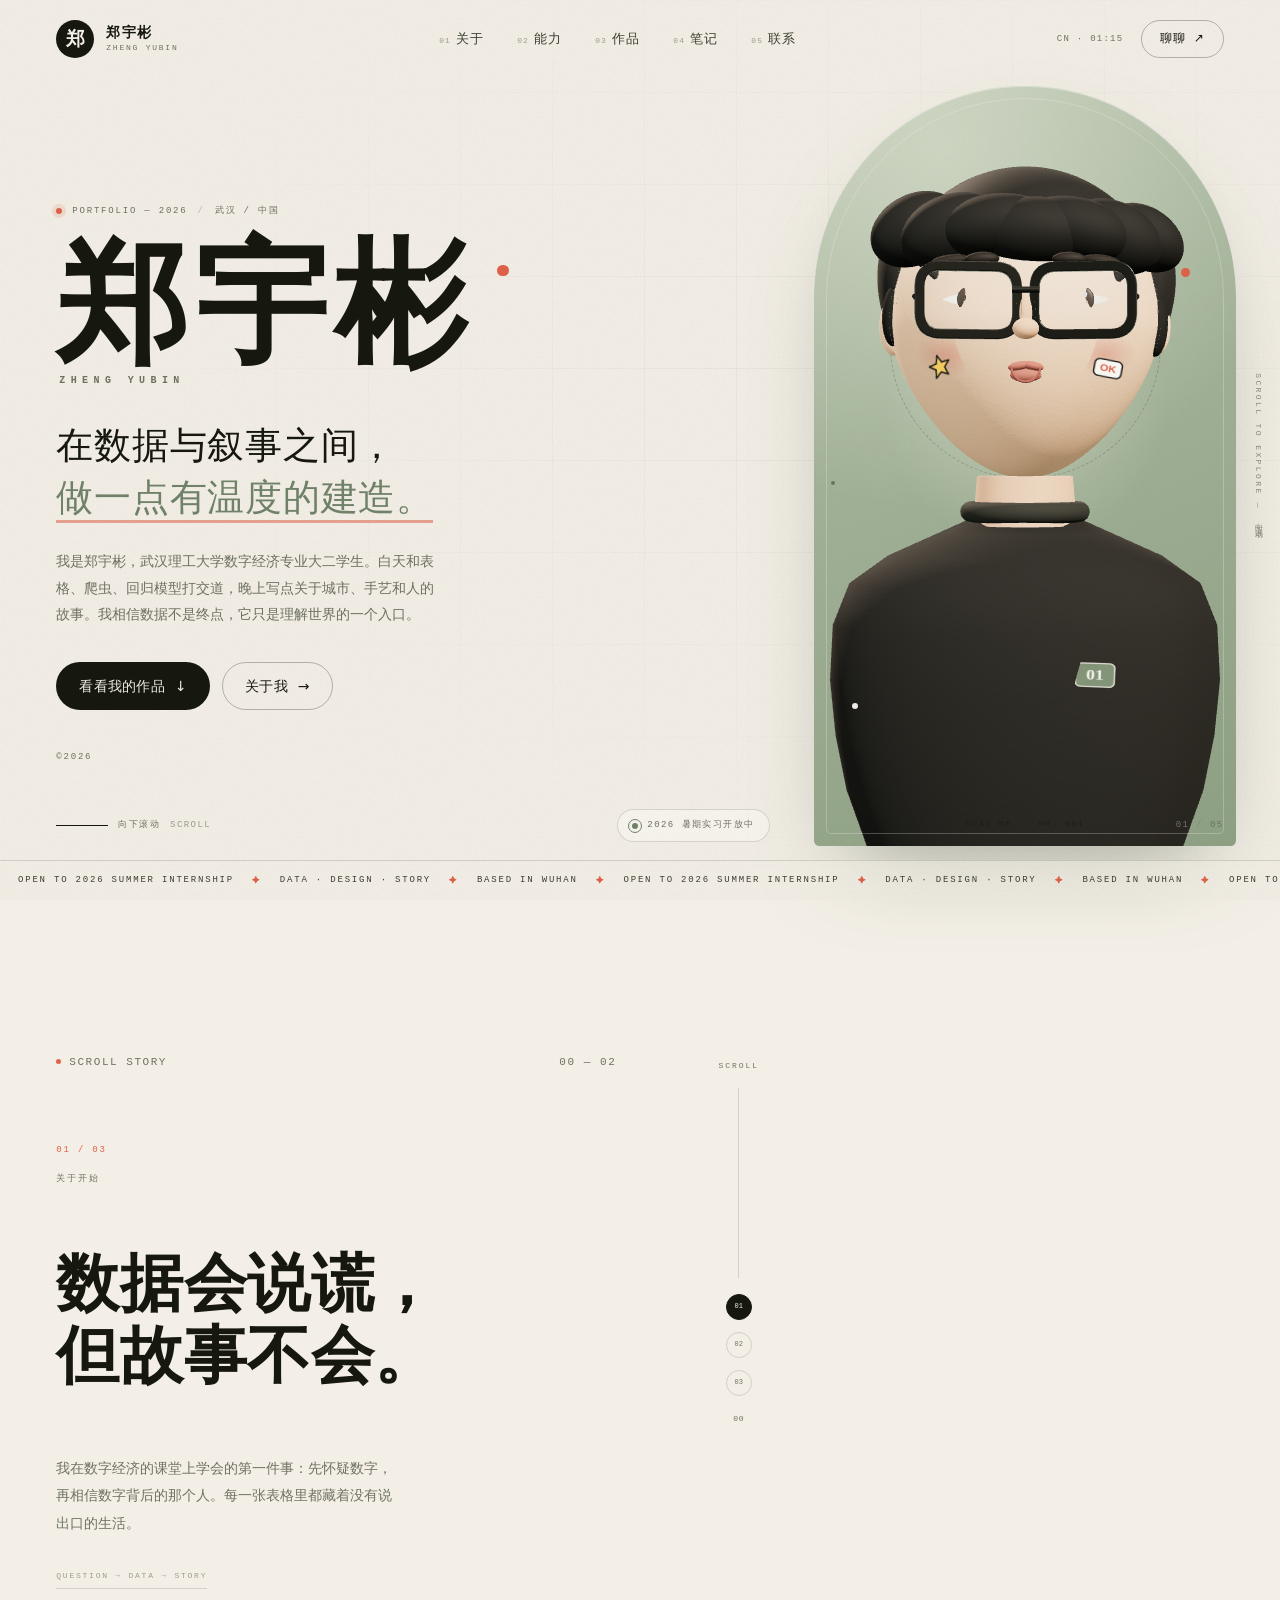
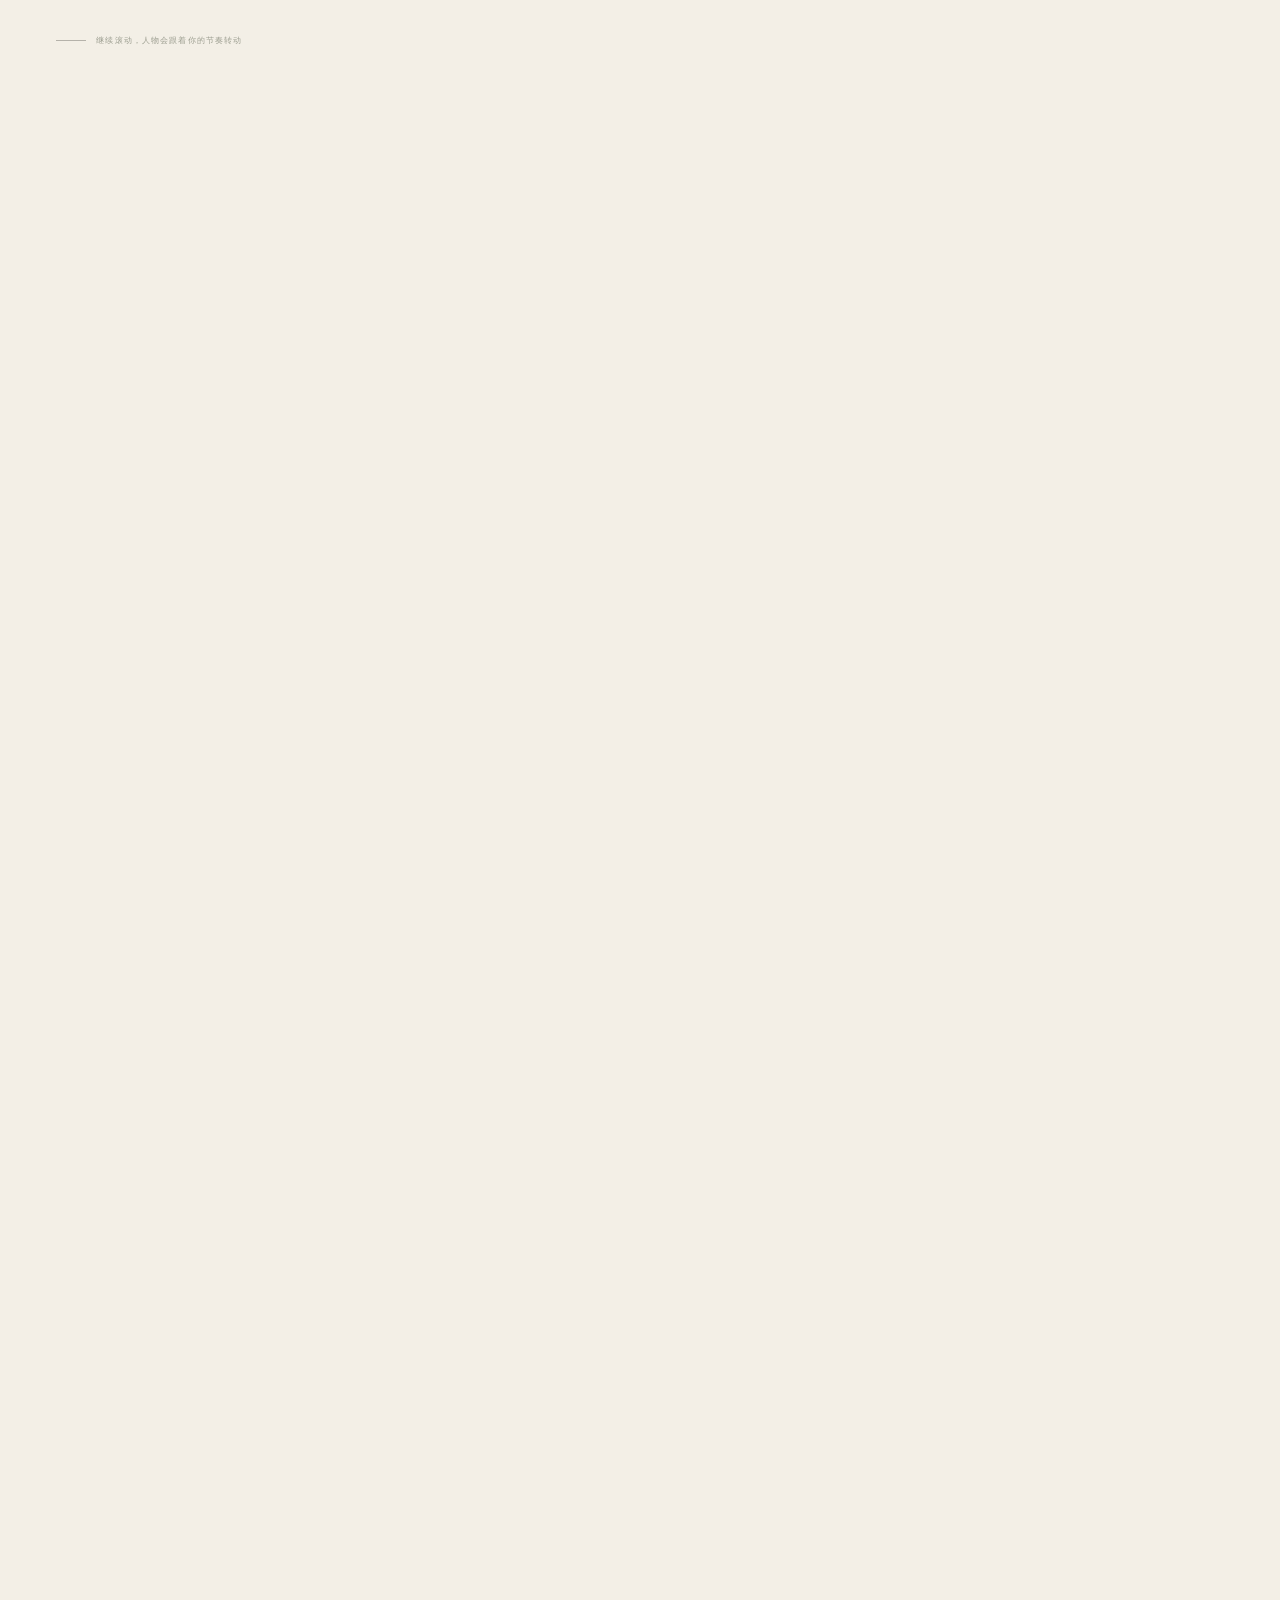
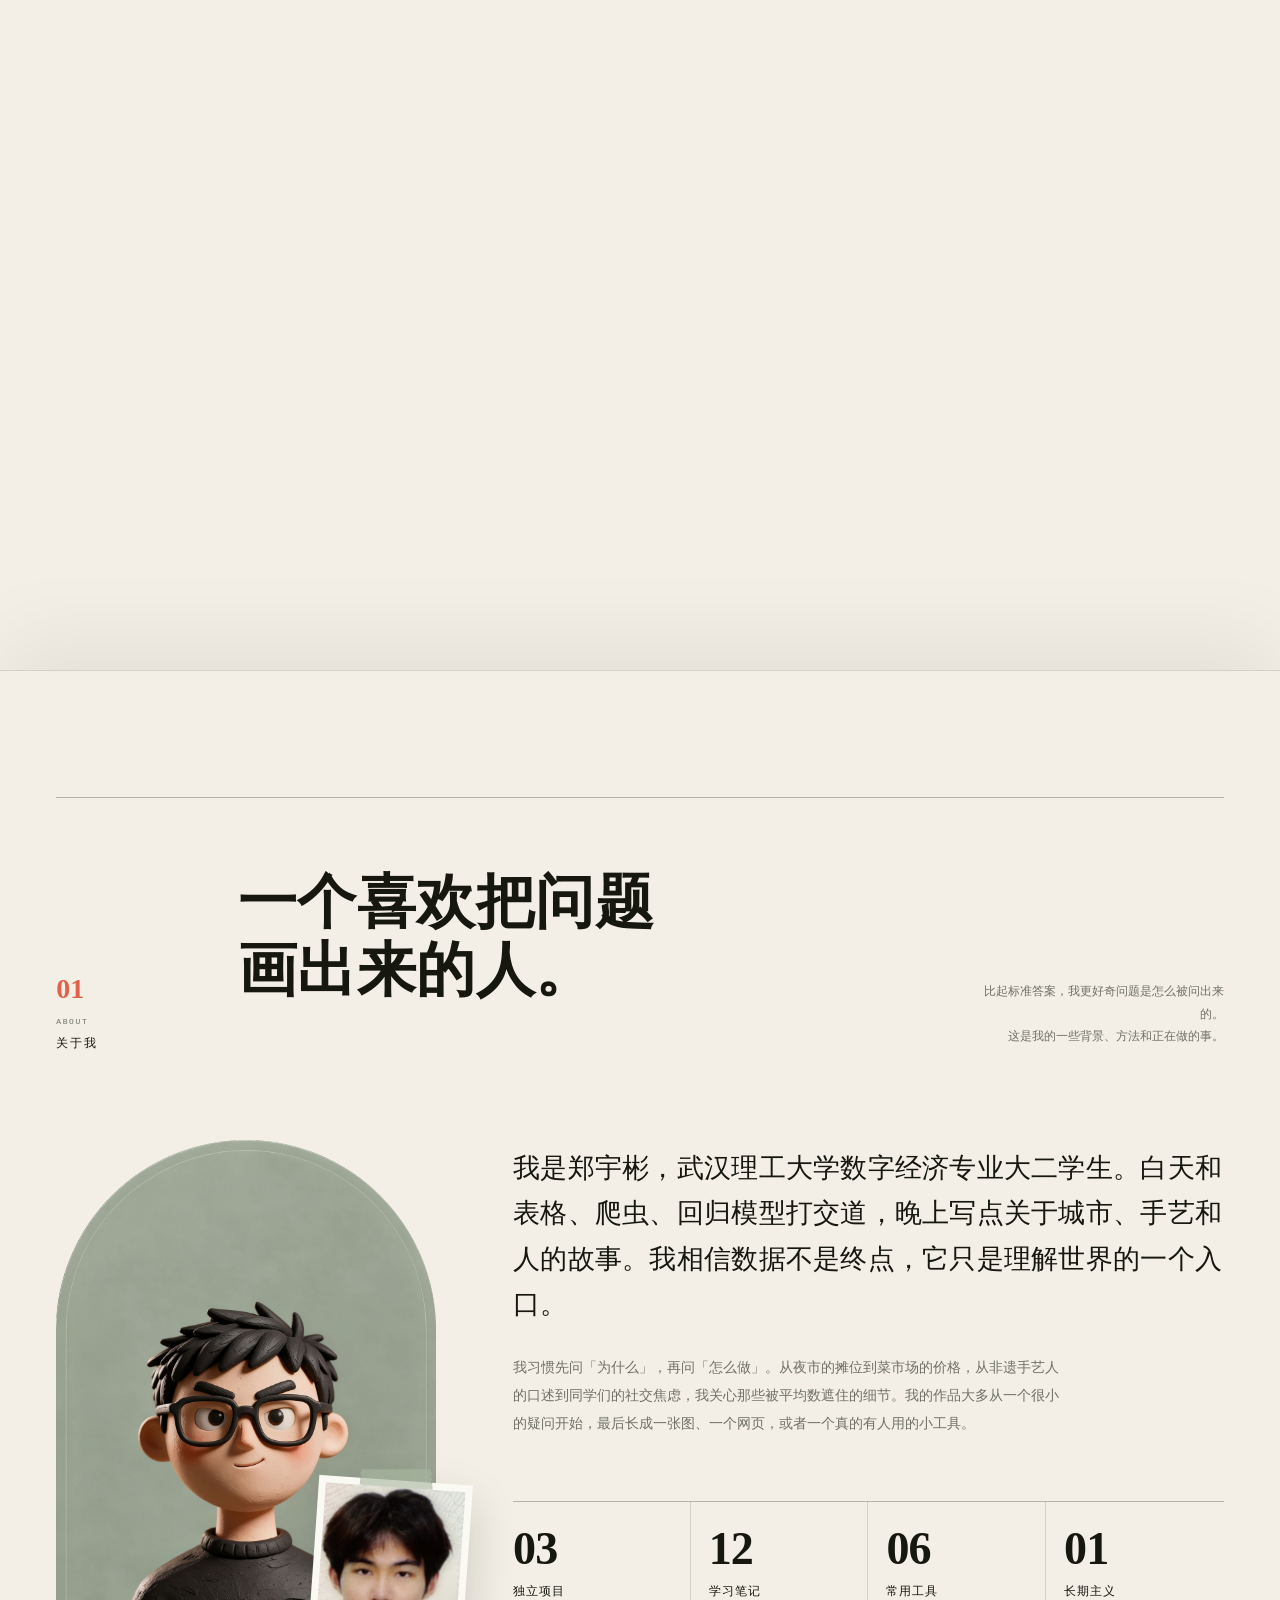
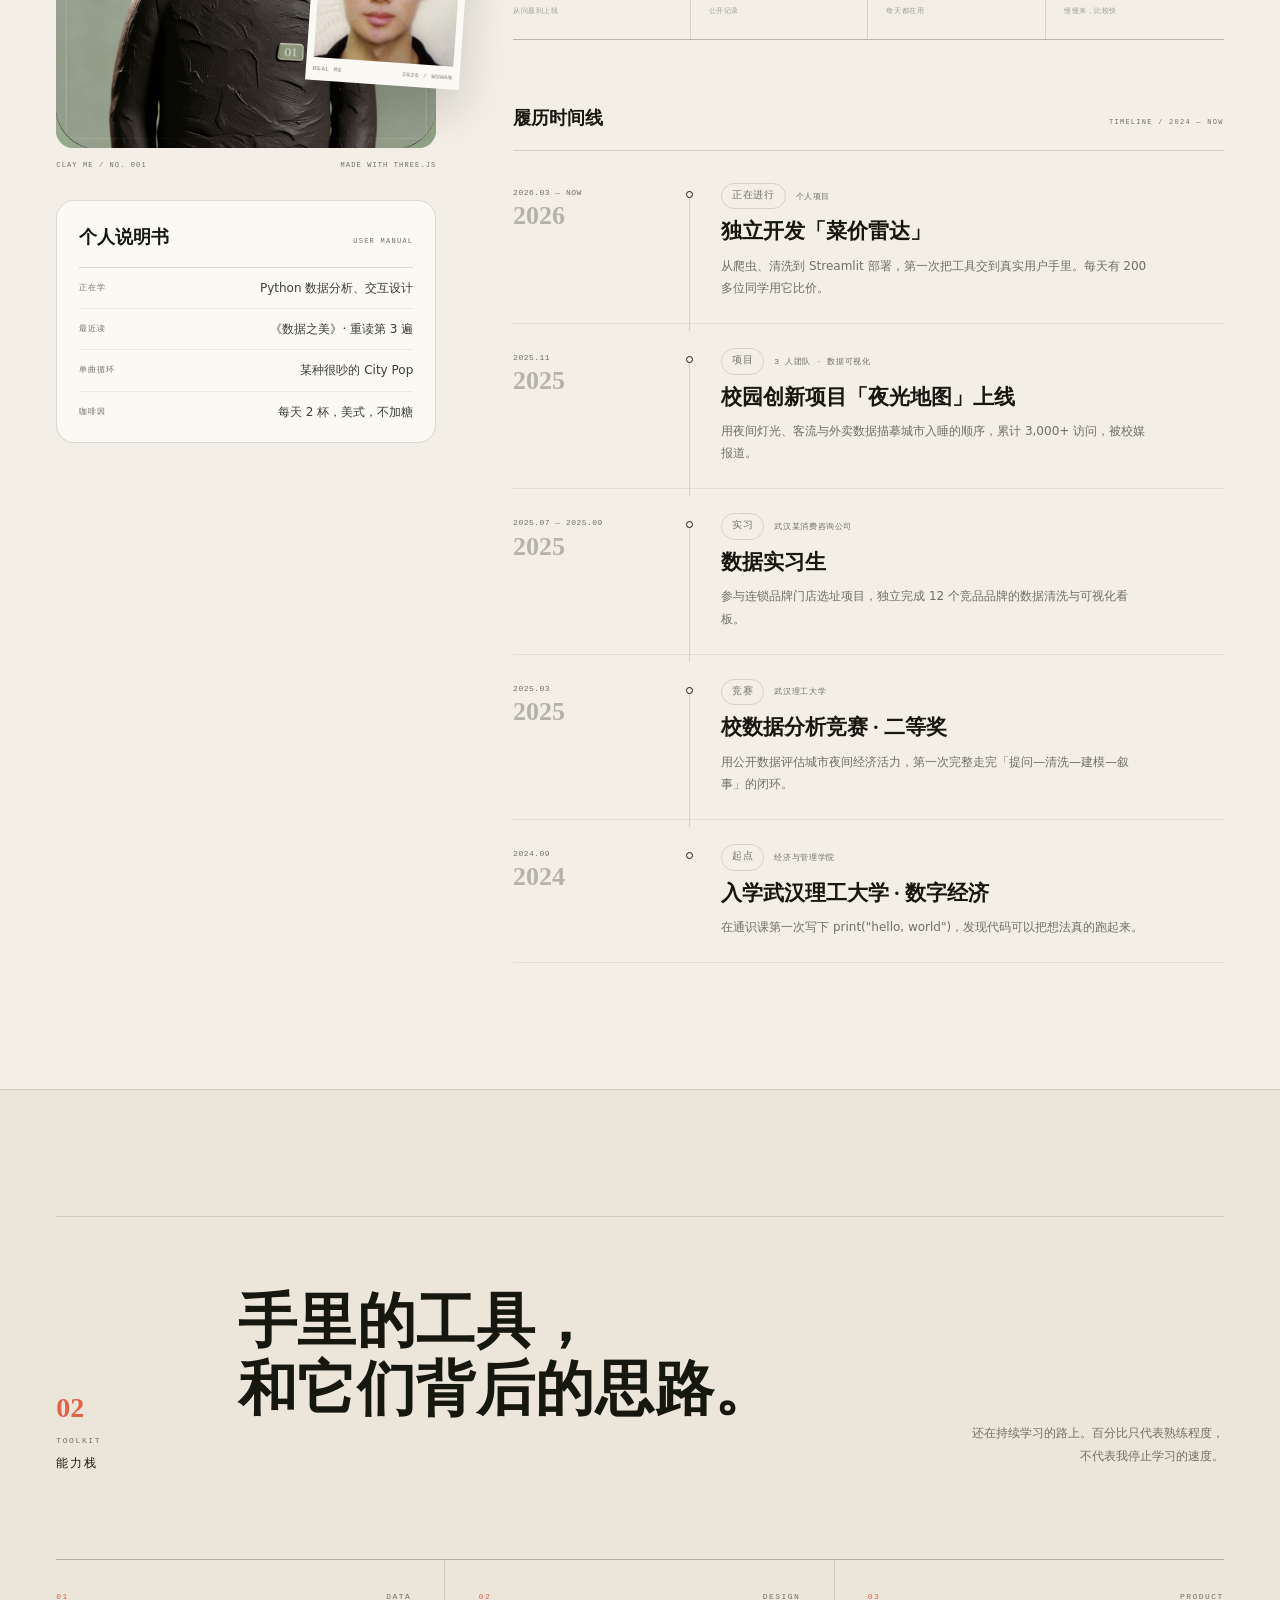
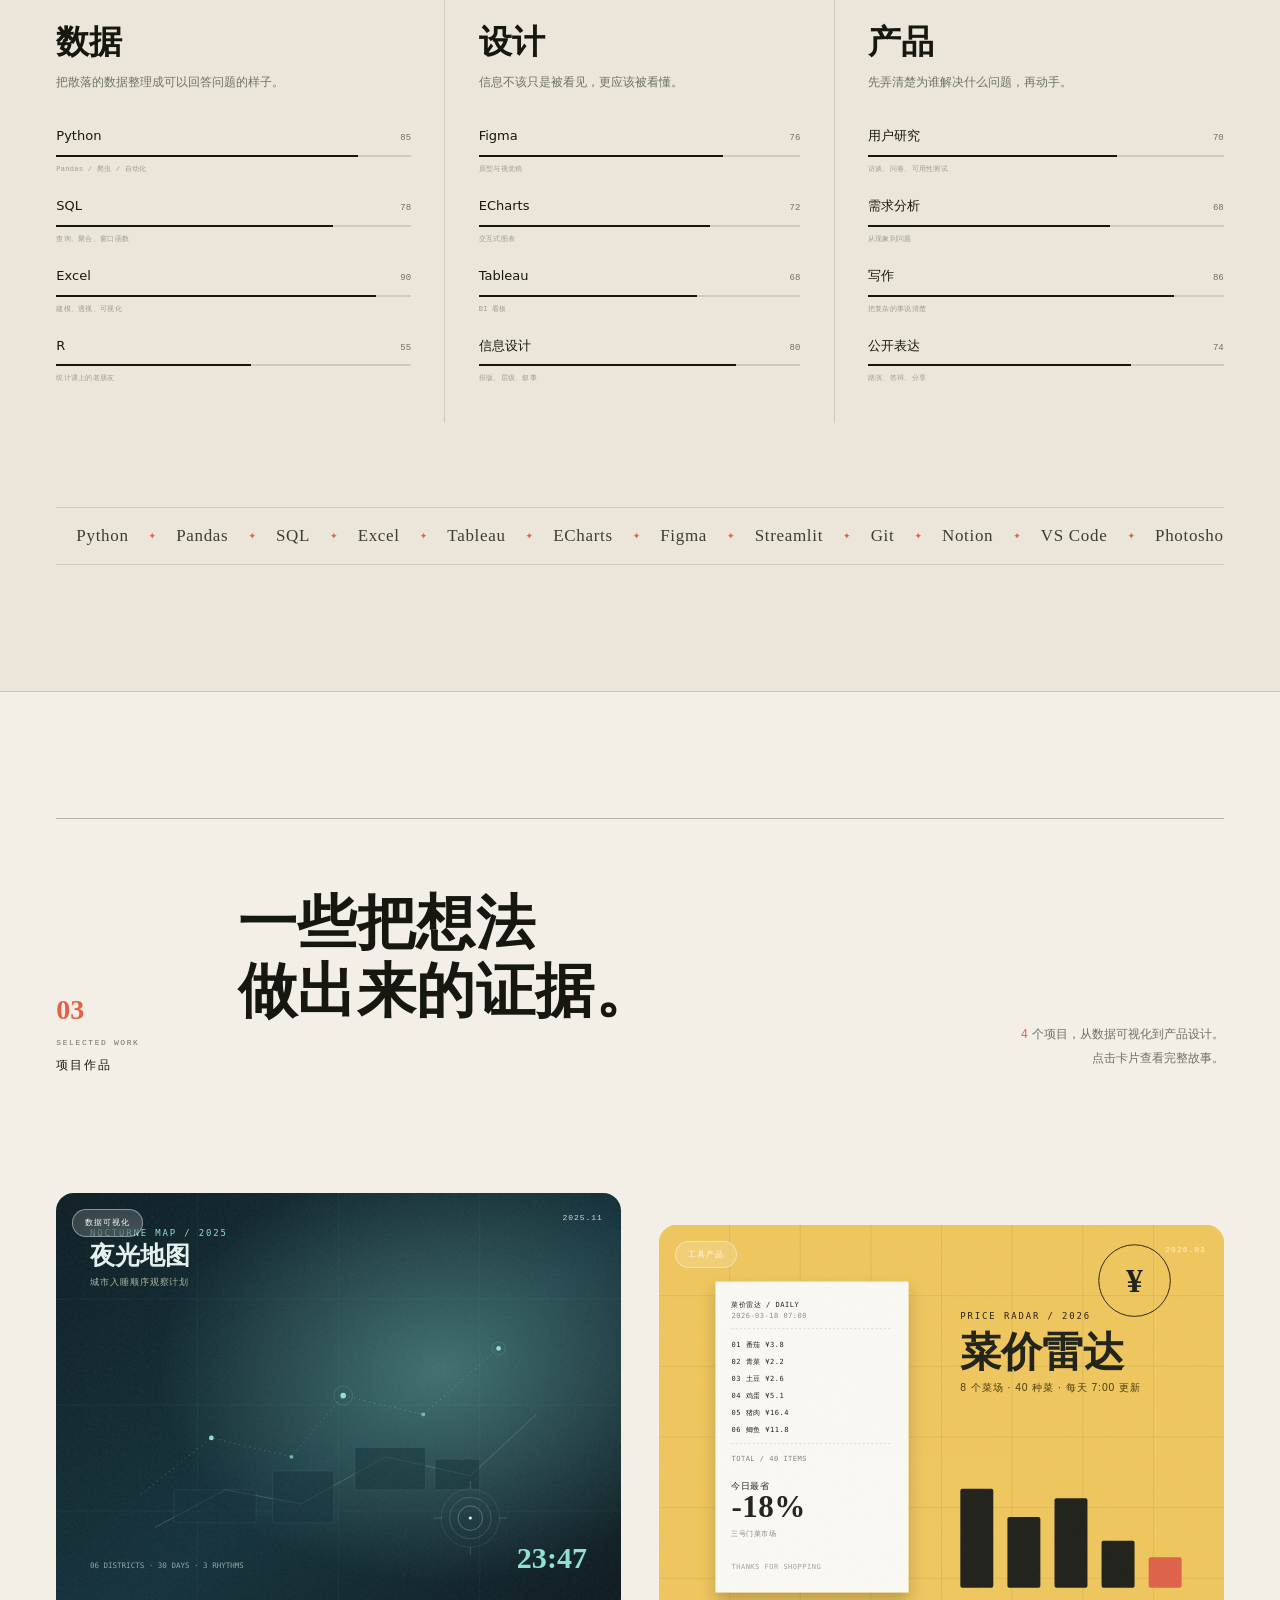
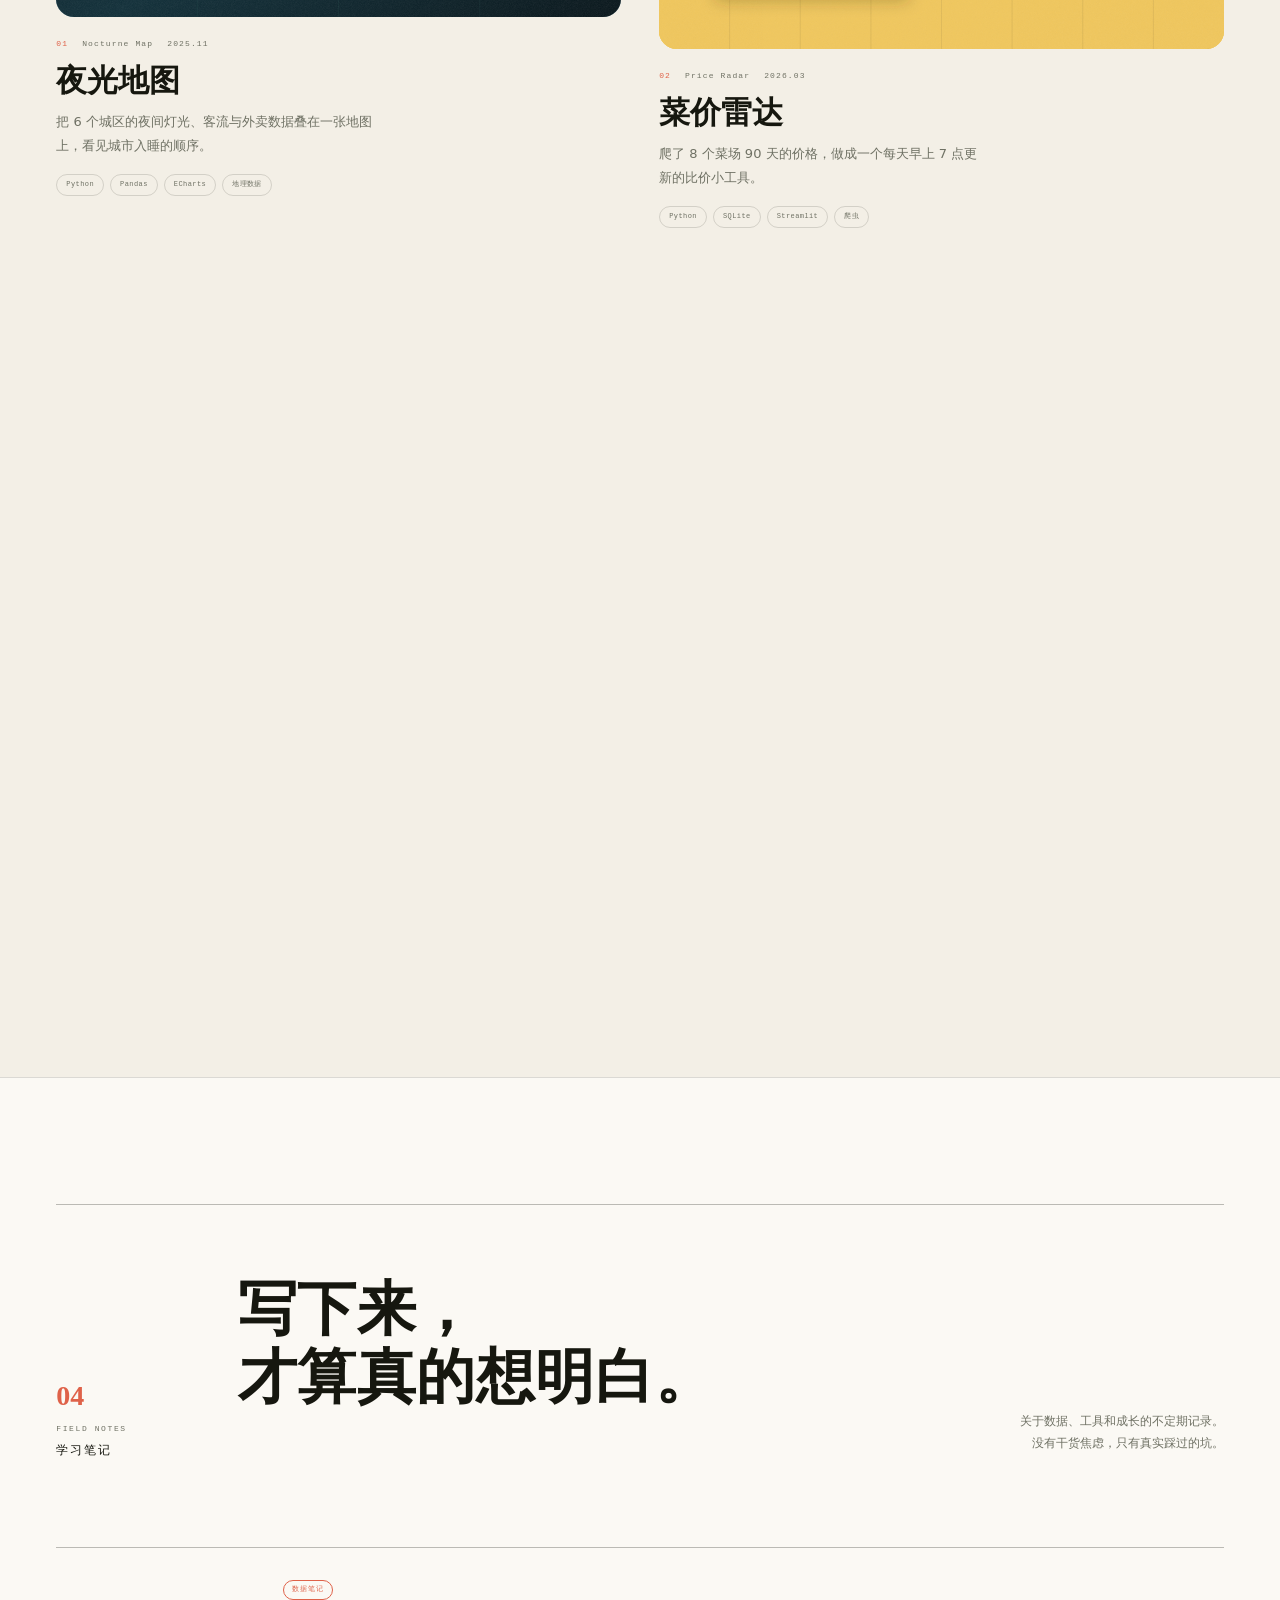
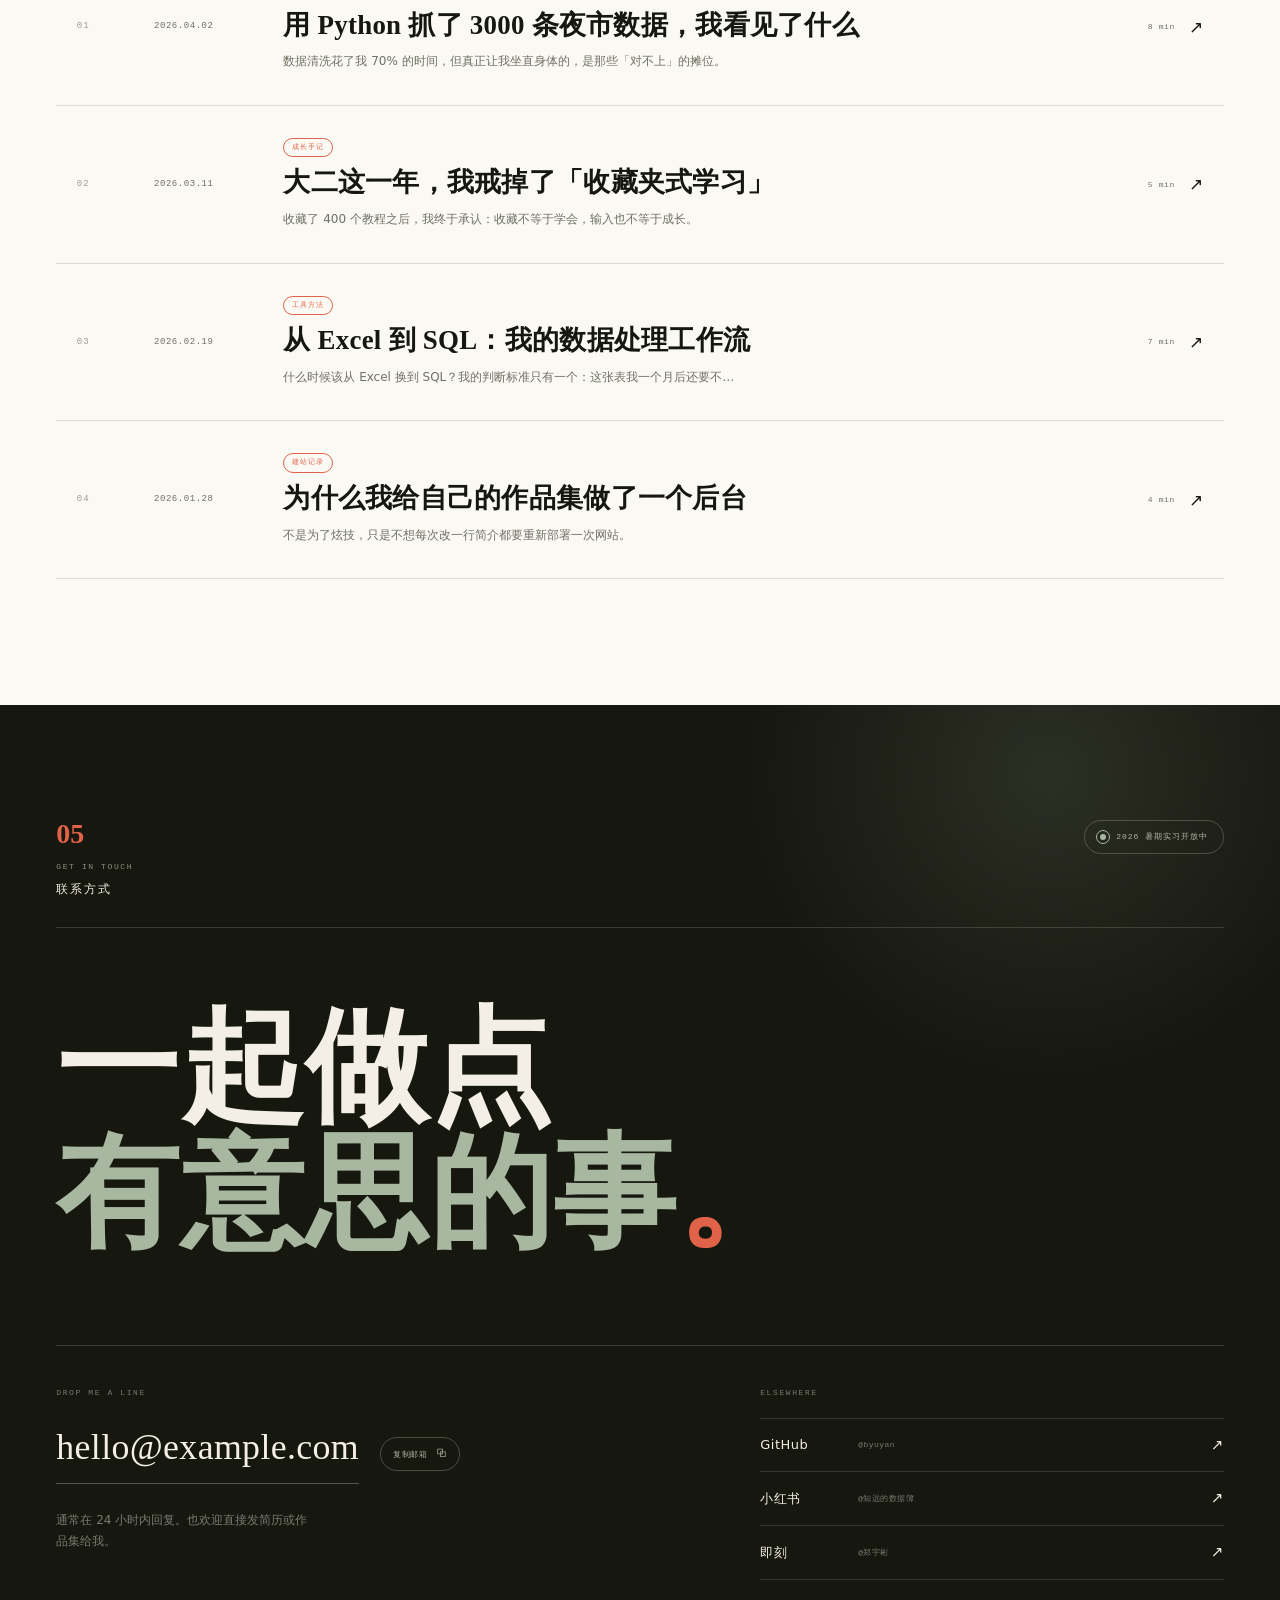
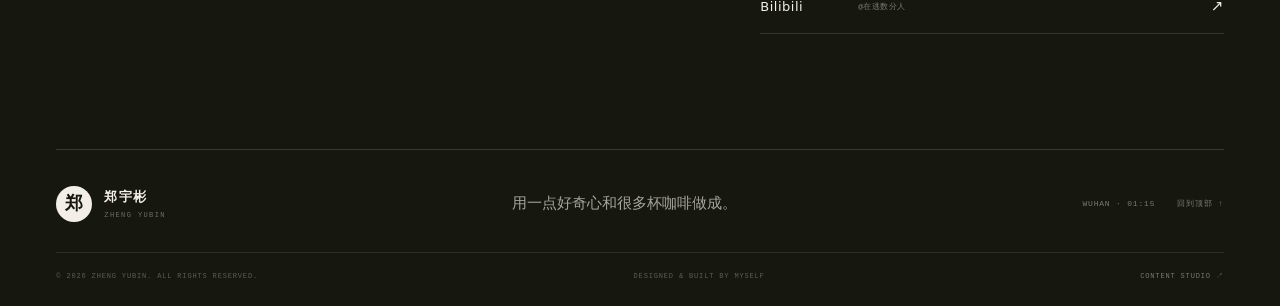
<file: index.html>
<!DOCTYPE html>
<html lang="zh-CN">
<head>
  <meta charset="UTF-8" />
  <meta name="viewport" content="width=device-width, initial-scale=1.0, viewport-fit=cover" />
  <meta name="theme-color" content="#f3efe6" />
  <title>郑宇彬 · 数字经济与叙事</title>
  <meta name="description" content="武汉理工大学数字经济专业大二学生郑宇彬的个人作品集：数据可视化、产品设计与城市观察。" />
  <meta property="og:type" content="website" />
  <meta property="og:title" content="郑宇彬 · 数字经济与叙事" />
  <meta property="og:description" content="在数据与叙事之间，做一点有温度的建造。" />
  <meta property="og:image" content="assets/img/portrait.png" />
  <meta name="twitter:card" content="summary_large_image" />
  <meta name="twitter:title" content="郑宇彬 · 数字经济与叙事" />
  <meta name="twitter:description" content="武汉理工大学数字经济专业大二学生郑宇彬的个人作品集。" />
  <link rel="icon" href="assets/img/favicon.svg" type="image/svg+xml" />
  <link rel="stylesheet" href="assets/css/tokens.css" />
  <link rel="stylesheet" href="assets/css/style.css" />
  <script type="application/ld+json">
    {
      "@context": "https://schema.org",
      "@type": "Person",
      "name": "郑宇彬",
      "alternateName": "Zheng Yubin",
      "jobTitle": "数字经济专业学生",
      "description": "武汉理工大学数字经济专业大二学生，关注数据可视化、产品设计与城市观察。",
      "email": "mailto:hello@example.com",
      "address": { "@type": "PostalAddress", "addressLocality": "武汉", "addressCountry": "CN" }
    }
  </script>
</head>
<body class="is-loading">
  <a class="skip-link" href="#main">跳到主要内容</a>

  <div class="loader" id="loader" aria-hidden="true">
    <div class="loader__inner">
      <span class="loader__name">郑宇彬</span>
      <span class="loader__meta">PORTFOLIO / 2026</span>
    </div>
    <div class="loader__bar"><span></span></div>
  </div>

  <noscript>
    <style>
      body.is-loading { overflow: auto; }
      .loader { display: none; }
      [data-reveal] { opacity: 1 !important; transform: none !important; }
    </style>
  </noscript>

  <div class="grain" aria-hidden="true"></div>

  <div class="cursor" id="cursor" aria-hidden="true">
    <div class="cursor__ring"><span class="cursor__label"></span></div>
    <div class="cursor__dot"></div>
  </div>

  <!-- ================= NAV ================= -->
  <header class="nav" id="nav">
    <a class="nav__brand" href="#top" aria-label="回到首页">
      <span class="nav__mark">郑</span>
      <span class="nav__brand-text">
        <strong>郑宇彬</strong>
        <em>ZHENG YUBIN</em>
      </span>
    </a>

    <nav class="nav__links" aria-label="主导航">
      <a href="#about" data-nav="about"><span>01</span>关于</a>
      <a href="#skills" data-nav="skills"><span>02</span>能力</a>
      <a href="#projects" data-nav="projects"><span>03</span>作品</a>
      <a href="#notes" data-nav="notes"><span>04</span>笔记</a>
      <a href="#contact" data-nav="contact"><span>05</span>联系</a>
    </nav>

    <div class="nav__meta">
      <span class="nav__clock" id="nav-clock">CN · 00:00</span>
      <a class="nav__cta" href="#contact">聊聊 <span aria-hidden="true">↗</span></a>
      <button class="nav__toggle" id="nav-toggle" type="button" aria-expanded="false" aria-controls="mobile-menu">
        <span></span><span></span>
        <span class="visually-hidden">打开菜单</span>
      </button>
    </div>
  </header>

  <div class="mobile-menu" id="mobile-menu" aria-hidden="true">
    <nav aria-label="移动端导航">
      <a href="#about"><span>01</span>关于</a>
      <a href="#skills"><span>02</span>能力</a>
      <a href="#projects"><span>03</span>作品</a>
      <a href="#notes"><span>04</span>笔记</a>
      <a href="#contact"><span>05</span>联系</a>
    </nav>
    <div class="mobile-menu__foot">
      <span data-profile-email>hello@example.com</span>
      <span data-profile-location>武汉 / 中国</span>
    </div>
  </div>

  <!-- ================= FIXED 3D WORLD ================= -->
  <div class="world" id="world" aria-hidden="true">
    <div class="world__grid"></div>
    <div class="world__arch" id="world-arch">
      <div class="world__arch-glow"></div>
      <div class="world__arch-inner">
        <div class="world__ring world__ring--one"></div>
        <div class="world__ring world__ring--two"></div>
        <canvas id="character-canvas"></canvas>
      </div>
      <div class="world__badge">
        <span>CLAY ME</span>
        <span>NO. 001</span>
      </div>
      <div class="world__dot world__dot--a"></div>
      <div class="world__dot world__dot--b"></div>
      <div class="world__dot world__dot--c"></div>
    </div>

    <div class="world__note world__note--hello">
      <span class="world__note-k">HELLO,</span>
      <span class="world__note-v">WORLD<span class="world__note-dot">.</span></span>
    </div>
    <div class="world__note world__note--data">
      <span class="world__note-k">STATUS</span>
      <span class="world__note-v">LEARNING<br />&amp; BUILDING</span>
    </div>
    <div class="world__note world__note--year">
      <span>©2026</span>
    </div>
    <div class="world__side">SCROLL TO EXPLORE — 向下滚动</div>
  </div>

  <main id="main">
    <!-- ================= HERO ================= -->
    <section class="hero" id="top">
      <div class="hero__inner container">
        <div class="hero__copy">
          <div class="hero__eyebrow">
            <span class="dot"></span>
            <span>PORTFOLIO — 2026</span>
            <span class="slash">/</span>
            <span data-profile-location>WUHAN, CN</span>
          </div>

          <h1 class="hero__title">
            <span class="hero__title-cn" data-profile-name>郑宇彬</span>
            <span class="hero__title-en" data-profile-name-en>ZHENG YUBIN</span>
          </h1>

          <p class="hero__statement serif">
            <span data-tagline-1>在数据与叙事之间，</span><br />
            <em data-tagline-2>做一点有温度的建造。</em>
          </p>

          <p class="hero__intro" data-profile-intro>
            我是郑宇彬，武汉理工大学数字经济专业大二学生。白天和表格、爬虫、回归模型打交道，晚上写点关于城市、手艺和人的故事。
          </p>

          <div class="hero__actions">
            <a class="btn btn--primary" href="#projects">
              看看我的作品
              <span aria-hidden="true">↓</span>
            </a>
            <a class="btn btn--ghost" href="#about">关于我 <span aria-hidden="true">→</span></a>
          </div>
        </div>

        <div class="hero__aside">
          <div class="hero__aside-top">
            <span class="hero__aside-k">NOW</span>
            <p data-profile-status>正在寻找数据分析 / 产品方向的实习</p>
          </div>
          <div class="hero__aside-list">
            <div>
              <span class="hero__aside-k">BASED IN</span>
              <strong data-profile-location>武汉 · 中国</strong>
            </div>
            <div>
              <span class="hero__aside-k">STUDYING</span>
              <strong data-profile-role>数字经济 · 大二在读</strong>
            </div>
            <div>
              <span class="hero__aside-k">SCHOOL</span>
              <strong data-profile-school>武汉理工大学</strong>
            </div>
          </div>
        </div>
      </div>

      <div class="hero__foot container">
        <div class="hero__scroll">
          <span class="hero__scroll-line"></span>
          <span>向下滚动</span>
          <em>SCROLL</em>
        </div>
        <div class="hero__status">
          <span class="pulse"></span>
          <span data-profile-availability>2026 暑期实习开放中</span>
        </div>
        <div class="hero__index">01 <span>/</span> 05</div>
      </div>

      <div class="marquee hero__marquee" aria-hidden="true">
        <div class="marquee__track" data-marquee></div>
      </div>
    </section>

    <!-- ================= SCROLL STORY ================= -->
    <section class="story" id="story" aria-labelledby="story-title">
      <h2 class="visually-hidden" id="story-title">滚动故事</h2>
      <div class="story__sticky">
        <div class="container story__grid">
          <div class="story__main">
            <div class="story__eyebrow eyebrow">
              <span class="story__live"><i></i> SCROLL STORY</span>
              <span>00 — 02</span>
            </div>

            <div class="story__acts">
              <article class="act is-active" data-act="0">
                <span class="act__index">01 / 03</span>
                <p class="act__kicker">关于开始</p>
                <h3 class="act__title serif">数据会说谎，<br />但故事不会。</h3>
                <p class="act__body">
                  我在数字经济的课堂上学会的第一件事：先怀疑数字，再相信数字背后的那个人。每一张表格里都藏着没有说出口的生活。
                </p>
                <span class="act__meta">QUESTION → DATA → STORY</span>
              </article>

              <article class="act" data-act="1">
                <span class="act__index">02 / 03</span>
                <p class="act__kicker">关于方法</p>
                <h3 class="act__title serif">把抽象的东西，<br />变成能看见的东西。</h3>
                <p class="act__body">
                  从 Excel 到 Python，从问卷到可视化，我着迷于把复杂问题拆成一张清晰的图。让不懂代码的人，也能一眼看懂。
                </p>
                <span class="act__meta">MESSY → CLEAR → USEFUL</span>
              </article>

              <article class="act" data-act="2">
                <span class="act__index">03 / 03</span>
                <p class="act__kicker">关于以后</p>
                <h3 class="act__title serif">还在长大，<br />也还在路上。</h3>
                <p class="act__body">
                  大二只是开头。我想做一些真正被人使用、被人记住的小产品，也想认识更多认真做事的人。
                </p>
                <span class="act__meta">KEEP CURIOUS · KEEP BUILDING</span>
              </article>
            </div>

            <div class="story__hint">
              <span class="story__hint-line"></span>
              继续滚动，人物会跟着你的节奏转动
            </div>
          </div>

          <aside class="story__rail" aria-hidden="true">
            <span class="story__rail-label">SCROLL</span>
            <div class="story__rail-track">
              <span class="story__rail-fill" id="story-fill"></span>
            </div>
            <ol class="story__rail-dots">
              <li class="is-active" data-rail="0"><span>01</span></li>
              <li data-rail="1"><span>02</span></li>
              <li data-rail="2"><span>03</span></li>
            </ol>
            <span class="story__rail-pct" id="story-pct">00</span>
          </aside>
        </div>
      </div>
    </section>

    <!-- ================= PAGE BODY ================= -->
    <div class="page-body">
      <!-- ABOUT -->
      <section class="section about" id="about">
        <div class="container">
          <header class="section-head">
            <div class="section-head__label">
              <span class="section-head__num">01</span>
              <span>ABOUT</span>
              <em>关于我</em>
            </div>
            <h2 class="section-head__title serif">一个喜欢把问题<br />画出来的人。</h2>
            <p class="section-head__note">
              比起标准答案，我更好奇问题是怎么被问出来的。<br />
              这是我的一些背景、方法和正在做的事。
            </p>
          </header>

          <div class="about__grid">
            <aside class="about__aside">
              <figure class="about__portrait">
                <div class="about__portrait-inner">
                  <img src="assets/img/portrait.png" alt="郑宇彬的黏土 3D 卡通形象" loading="lazy" width="720" height="900" />
                  <div class="about__portrait-fallback" aria-hidden="true">
                    <span>郑宇彬</span>
                  </div>
                </div>
                <figcaption>
                  <span>CLAY ME / NO. 001</span>
                  <span>MADE WITH THREE.JS</span>
                </figcaption>
              </figure>

              <figure class="about__real">
                <div class="about__real-frame">
                  <img src="assets/img/me.jpg" alt="郑宇彬的真实照片" loading="lazy" width="720" height="900" />
                </div>
                <figcaption>
                  <span>REAL ME</span>
                  <span>2026 / WUHAN</span>
                </figcaption>
              </figure>

              <div class="about__manual">
                <div class="about__manual-head">
                  <span>个人说明书</span>
                  <em>USER MANUAL</em>
                </div>
                <dl>
                  <div><dt>正在学</dt><dd>Python 数据分析、交互设计</dd></div>
                  <div><dt>最近读</dt><dd>《数据之美》· 重读第 3 遍</dd></div>
                  <div><dt>单曲循环</dt><dd>某种很吵的 City Pop</dd></div>
                  <div><dt>咖啡因</dt><dd>每天 2 杯，美式，不加糖</dd></div>
                </dl>
              </div>
            </aside>

            <div class="about__content">
              <p class="about__lead" data-profile-intro-long>
                我是郑宇彬，武汉理工大学数字经济专业大二学生。白天和表格、爬虫、回归模型打交道，晚上写点关于城市、手艺和人的故事。我相信数据不是终点，它只是理解世界的一个入口。
              </p>
              <p class="about__text">
                我习惯先问「为什么」，再问「怎么做」。从夜市的摊位到菜市场的价格，从非遗手艺人的口述到同学们的社交焦虑，我关心那些被平均数遮住的细节。我的作品大多从一个很小的疑问开始，最后长成一张图、一个网页，或者一个真的有人用的小工具。
              </p>

              <div class="about__stats" data-stats></div>

              <div class="timeline-wrap">
                <div class="timeline-head">
                  <span>履历时间线</span>
                  <em>TIMELINE / 2024 — NOW</em>
                </div>
                <ol class="timeline" data-timeline></ol>
              </div>
            </div>
          </div>
        </div>
      </section>

      <!-- SKILLS -->
      <section class="section skills" id="skills">
        <div class="container">
          <header class="section-head">
            <div class="section-head__label">
              <span class="section-head__num">02</span>
              <span>TOOLKIT</span>
              <em>能力栈</em>
            </div>
            <h2 class="section-head__title serif">手里的工具，<br />和它们背后的思路。</h2>
            <p class="section-head__note">
              还在持续学习的路上。百分比只代表熟练程度，<br />
              不代表我停止学习的速度。
            </p>
          </header>

          <div class="skills__grid" data-skills></div>

          <div class="skills__ticker" aria-hidden="true">
            <div class="skills__ticker-track" data-tools></div>
          </div>
        </div>
      </section>

      <!-- PROJECTS -->
      <section class="section projects" id="projects">
        <div class="container">
          <header class="section-head">
            <div class="section-head__label">
              <span class="section-head__num">03</span>
              <span>SELECTED WORK</span>
              <em>项目作品</em>
            </div>
            <h2 class="section-head__title serif">一些把想法<br />做出来的证据。</h2>
            <p class="section-head__note">
              <span data-projects-count>4</span> 个项目，从数据可视化到产品设计。<br />
              点击卡片查看完整故事。
            </p>
          </header>

          <div class="projects__grid" data-projects></div>
        </div>
      </section>

      <!-- NOTES -->
      <section class="section notes" id="notes">
        <div class="container">
          <header class="section-head">
            <div class="section-head__label">
              <span class="section-head__num">04</span>
              <span>FIELD NOTES</span>
              <em>学习笔记</em>
            </div>
            <h2 class="section-head__title serif">写下来，<br />才算真的想明白。</h2>
            <p class="section-head__note">
              关于数据、工具和成长的不定期记录。<br />
              没有干货焦虑，只有真实踩过的坑。
            </p>
          </header>

          <div class="notes__list" data-notes></div>
        </div>
      </section>

      <!-- CONTACT -->
      <section class="section contact" id="contact">
        <div class="container contact__inner">
          <div class="contact__top">
            <div class="section-head__label section-head__label--light">
              <span class="section-head__num">05</span>
              <span>GET IN TOUCH</span>
              <em>联系方式</em>
            </div>
            <div class="contact__availability">
              <span class="pulse"></span>
              <span data-profile-availability>2026 暑期实习开放中</span>
            </div>
          </div>

          <h2 class="contact__title serif">
            一起做点<br />
            <em>有意思的事</em><span class="contact__dot">。</span>
          </h2>

          <div class="contact__grid">
            <div class="contact__email-wrap">
              <span class="contact__k">DROP ME A LINE</span>
              <a class="contact__email" href="mailto:hello@example.com" data-profile-email>hello@example.com</a>
              <button class="contact__copy" id="copy-email" type="button" data-copy="hello@example.com">
                <span class="contact__copy-label">复制邮箱</span>
                <span class="contact__copy-icon" aria-hidden="true">⧉</span>
              </button>
              <p class="contact__reply">通常在 24 小时内回复。也欢迎直接发简历或作品集给我。</p>
            </div>
            <div class="contact__links">
              <span class="contact__k">ELSEWHERE</span>
              <ul data-socials></ul>
            </div>
          </div>

          <footer class="footer">
            <div class="footer__row">
              <div class="footer__brand">
                <span class="footer__mark">郑</span>
                <div>
                  <strong data-profile-name>郑宇彬</strong>
                  <em data-profile-name-en>ZHENG YUBIN</em>
                </div>
              </div>
              <p class="footer__note" data-footer-note>用一点好奇心和很多杯咖啡做成。</p>
              <div class="footer__meta">
                <span id="footer-clock">WUHAN · 00:00</span>
                <a href="#top">回到顶部 ↑</a>
              </div>
            </div>
            <div class="footer__bottom">
              <span>© <span data-year>2026</span> ZHENG YUBIN. ALL RIGHTS RESERVED.</span>
              <span>DESIGNED &amp; BUILT BY MYSELF</span>
              <a class="footer__admin" href="admin/" data-admin-link hidden>CONTENT STUDIO ↗</a>
            </div>
          </footer>
        </div>
      </section>
    </div>
  </main>

  <!-- ================= PROJECT MODAL ================= -->
  <div class="modal" id="project-modal" role="dialog" aria-modal="true" aria-labelledby="project-modal-title" aria-hidden="true">
    <div class="modal__backdrop" data-close-modal></div>
    <div class="modal__panel modal__panel--project">
      <button class="modal__close" type="button" data-close-modal>
        <span>关闭</span>
        <span class="modal__close-key">ESC</span>
        <span aria-hidden="true">×</span>
      </button>
      <div class="modal__scroll" id="project-modal-body"></div>
    </div>
  </div>

  <!-- ================= NOTE MODAL ================= -->
  <div class="modal modal--note" id="note-modal" role="dialog" aria-modal="true" aria-labelledby="note-modal-title" aria-hidden="true">
    <div class="modal__backdrop" data-close-modal></div>
    <div class="modal__panel modal__panel--note">
      <button class="modal__close" type="button" data-close-modal>
        <span>关闭</span>
        <span class="modal__close-key">ESC</span>
        <span aria-hidden="true">×</span>
      </button>
      <div class="modal__scroll" id="note-modal-body"></div>
    </div>
  </div>

  <div class="toast" id="toast" role="status" aria-live="polite"></div>

  <script src="assets/vendor/three.min.js"></script>
  <script src="assets/js/content.js"></script>
  <script src="assets/js/store.js"></script>
  <script src="assets/js/character.js?v=20261107d"></script>
  <script src="assets/js/site.js"></script>
  <link rel="stylesheet" href="assets/css/inline-edit.css?v=20261107">
  <script src="assets/js/inline-edit.js?v=20261107"></script>
</body>
</html>
</file>
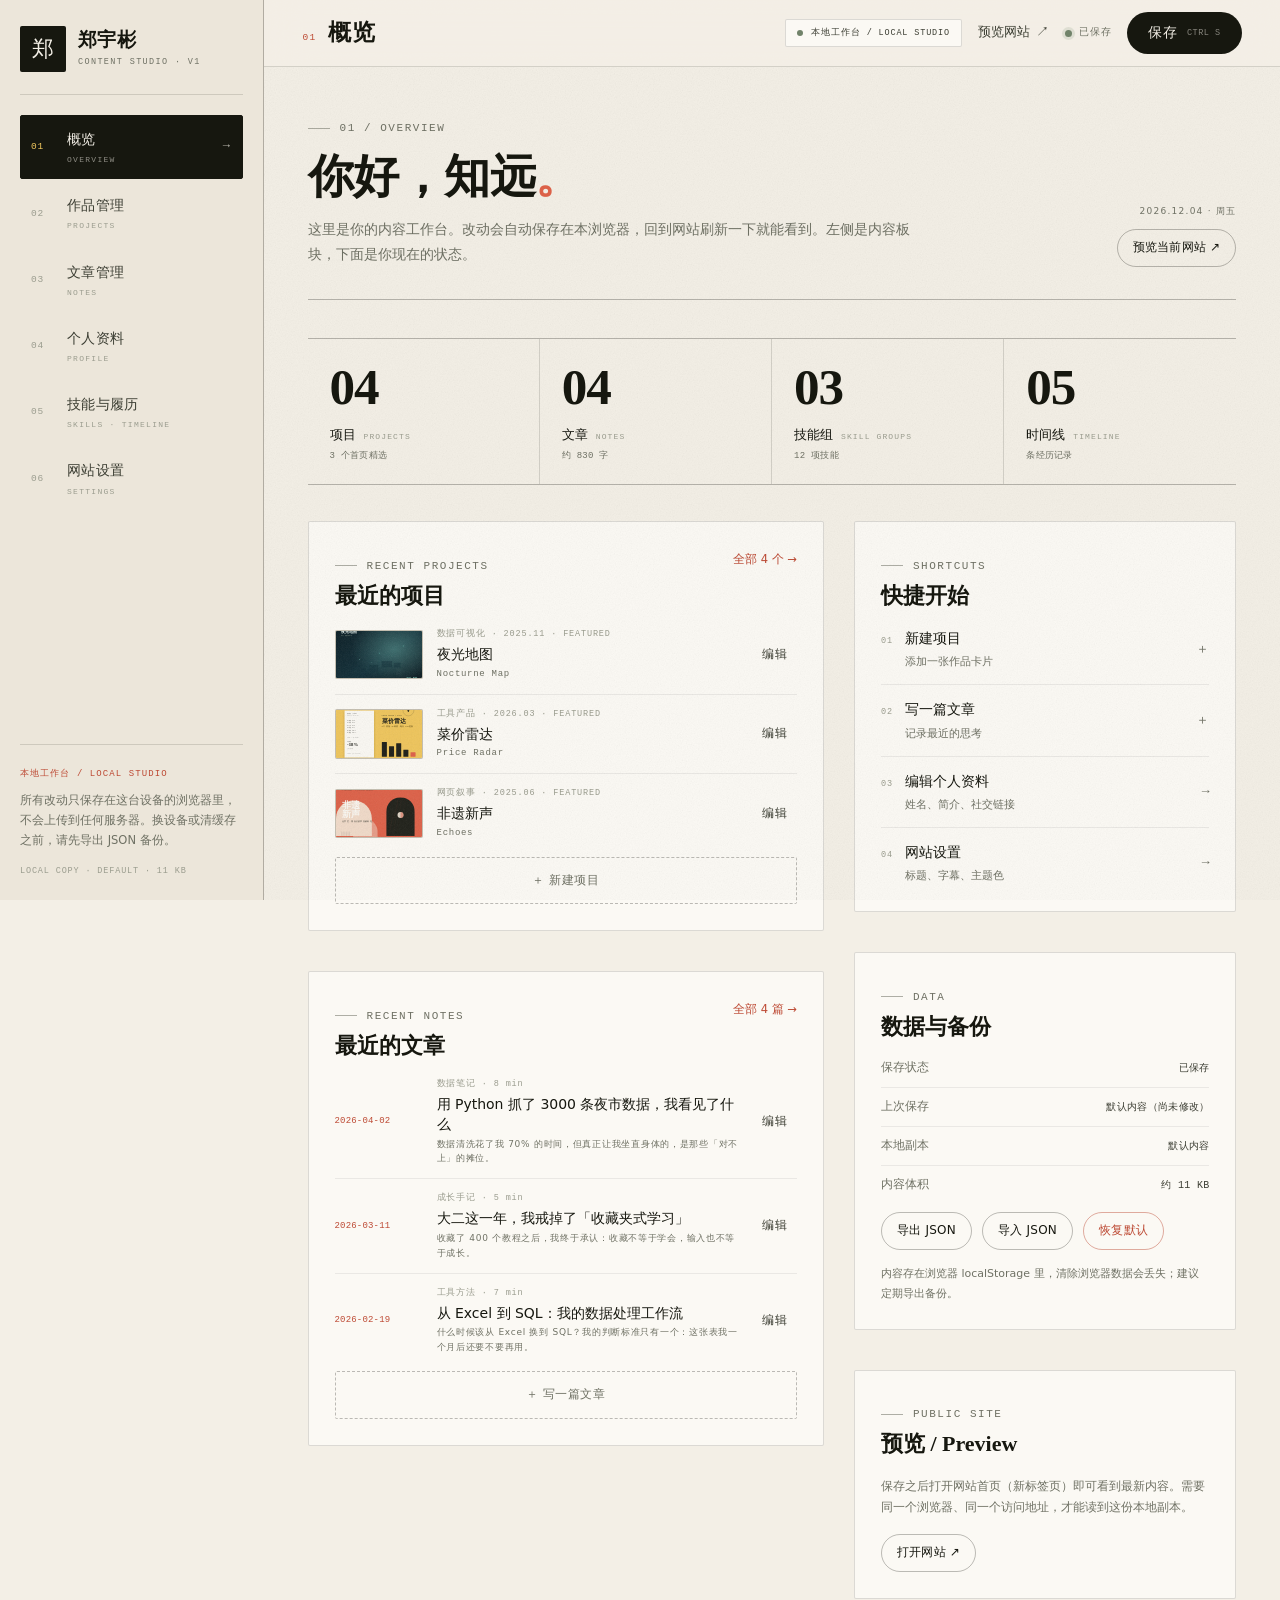
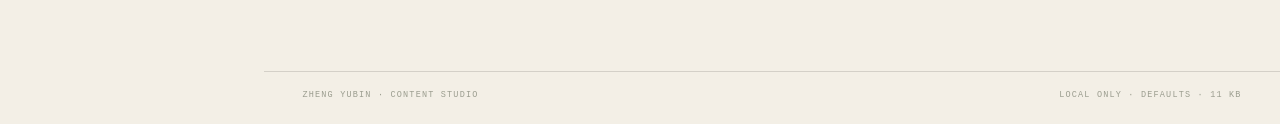
<file: admin/index.html>
<!DOCTYPE html>
<html lang="zh-CN">
<head>
  <meta charset="UTF-8">
  <meta name="viewport" content="width=device-width, initial-scale=1">
  <title>概览 · 内容工作台 · 郑宇彬</title>
  <meta name="description" content="郑宇彬个人作品集的内容工作台：编辑作品、文章、个人资料与网站设置，所有改动保存在本浏览器。">
  <meta name="theme-color" content="#f3efe6">
  <link rel="icon" href="data:image/svg+xml,%3Csvg xmlns='http://www.w3.org/2000/svg' viewBox='0 0 64 64'%3E%3Crect width='64' height='64' fill='%2316170f'/%3E%3Ctext x='32' y='45' font-size='38' font-family='serif' text-anchor='middle' fill='%23f3efe6'%3E%E6%9E%97%3C/text%3E%3C/svg%3E">
  <link rel="stylesheet" href="../assets/css/tokens.css?v=20261107">
  <link rel="stylesheet" href="./admin.css?v=20261107">
</head>
<body class="studio">
  <a class="skip-link" href="#studio-main">跳到主要内容</a>
  <div class="grain" aria-hidden="true"></div>

  <div class="studio-shell">
    <aside class="studio-sidebar" aria-label="工作台导航">
      <a class="studio-brand" href="#/overview">
        <span class="studio-brand__mark" aria-hidden="true">郑</span>
        <span class="studio-brand__text">
          <span class="studio-brand__name">郑宇彬</span>
          <span class="studio-brand__sub mono">CONTENT STUDIO · V1</span>
        </span>
        <span class="studio-brand__local mono">本地工作台<br>LOCAL STUDIO</span>
      </a>

      <nav class="studio-nav" id="studio-nav" aria-label="内容板块"></nav>

      <div class="studio-sidebar__foot">
        <p class="studio-local mono">本地工作台 / LOCAL STUDIO</p>
        <p class="studio-local__desc">所有改动只保存在这台设备的浏览器里，不会上传到任何服务器。换设备或清缓存之前，请先导出 JSON 备份。</p>
        <p class="studio-local__meta mono" id="storage-meta">LOCAL COPY · —</p>
      </div>
    </aside>

    <div class="studio-main">
      <header class="studio-topbar">
        <div class="studio-topbar__crumb">
          <span class="mono" id="topbar-num">01</span>
          <h1 class="serif" id="topbar-title">概览</h1>
        </div>
        <div class="studio-topbar__actions">
          <p class="studio-local-chip" title="内容保存在这台电脑浏览器的 localStorage 中，不上传服务器。">
            <span class="studio-local-chip__dot" aria-hidden="true"></span>
            <span class="studio-local-chip__label">本地工作台 / LOCAL STUDIO</span>
            <span class="studio-local-chip__note">仅存于本浏览器</span>
          </p>
          <a class="studio-preview-link" href="../index.html" target="_blank" rel="noopener">
            <span>预览网站</span>
            <span class="studio-preview-link__arrow" aria-hidden="true">↗</span>
          </a>
          <p class="save-state" id="save-state" aria-live="polite">
            <span class="save-state__dot" aria-hidden="true"></span>
            <span id="save-state-text">已保存</span>
          </p>
          <button class="btn studio-save-btn" type="button" id="save-btn" data-action="save-now" title="保存到本浏览器（Ctrl / ⌘ + S）">
            <span>保存</span>
            <span class="studio-save-btn__key mono" aria-hidden="true">CTRL S</span>
          </button>
        </div>
      </header>

      <main class="studio-content" id="studio-main" tabindex="-1">
        <div id="section-root"></div>
        <noscript>
          <p class="empty-state">这个工作台需要 JavaScript 才能运行，请开启浏览器的 JavaScript。</p>
        </noscript>
      </main>

      <footer class="studio-footer">
        <span class="mono">ZHENG YUBIN · CONTENT STUDIO</span>
        <span class="mono" id="footer-storage">LOCAL ONLY · V1</span>
      </footer>
    </div>
  </div>

  <dialog id="project-dialog" class="modal" aria-labelledby="project-dialog-title"></dialog>
  <dialog id="note-dialog" class="modal modal--note" aria-labelledby="note-dialog-title"></dialog>
  <dialog id="confirm-dialog" class="modal modal--confirm" aria-labelledby="confirm-dialog-title"></dialog>
  <dialog id="import-dialog" class="modal modal--confirm" aria-labelledby="import-dialog-title"></dialog>

  <div class="toast-zone" id="toast-zone" role="status" aria-live="polite"></div>

  <input type="file" id="import-file" class="visually-hidden" accept="application/json,.json" tabindex="-1" aria-hidden="true">
  <input type="file" id="avatar-file" class="visually-hidden" accept="image/*" tabindex="-1" aria-hidden="true" data-file="avatar">

  <script src="../assets/js/content.js?v=20261107"></script>
  <script src="../assets/js/store.js?v=20261107"></script>
  <script src="./admin.js?v=20261107"></script>
</body>
</html>
</file>
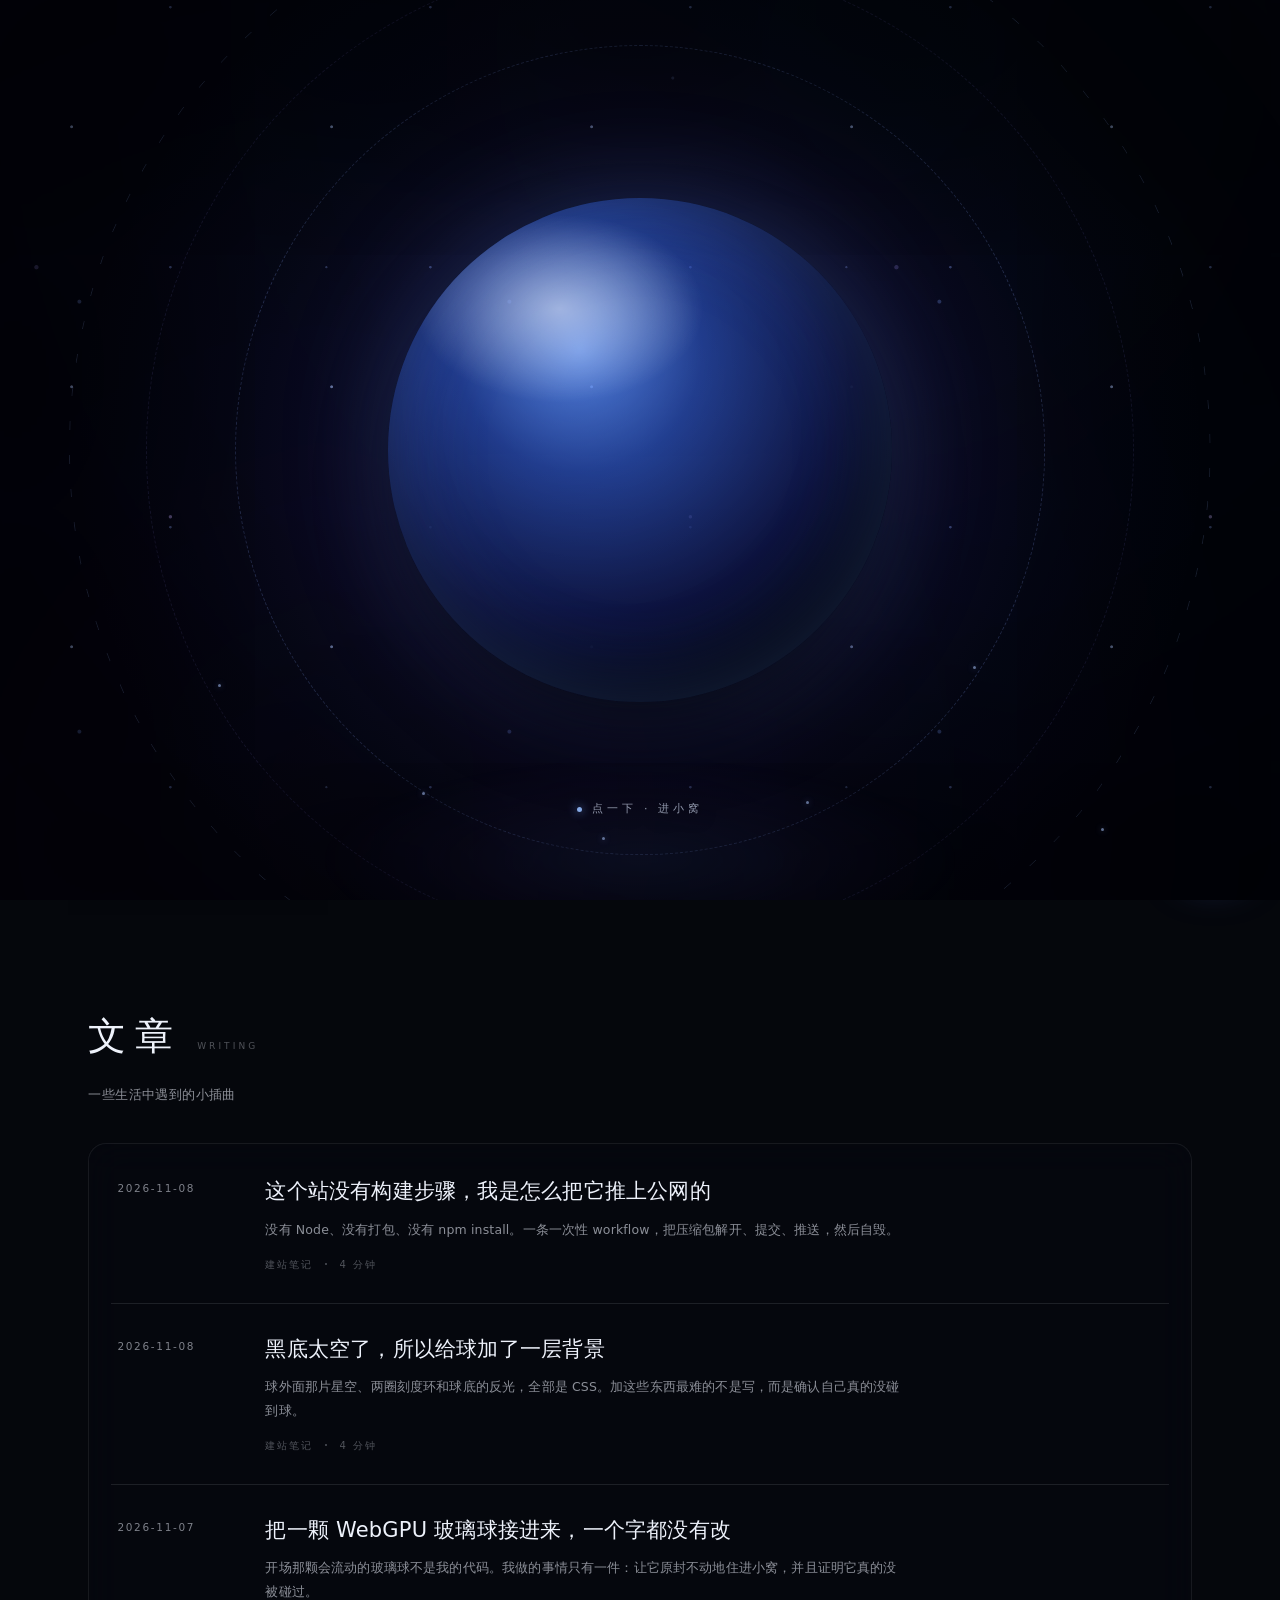
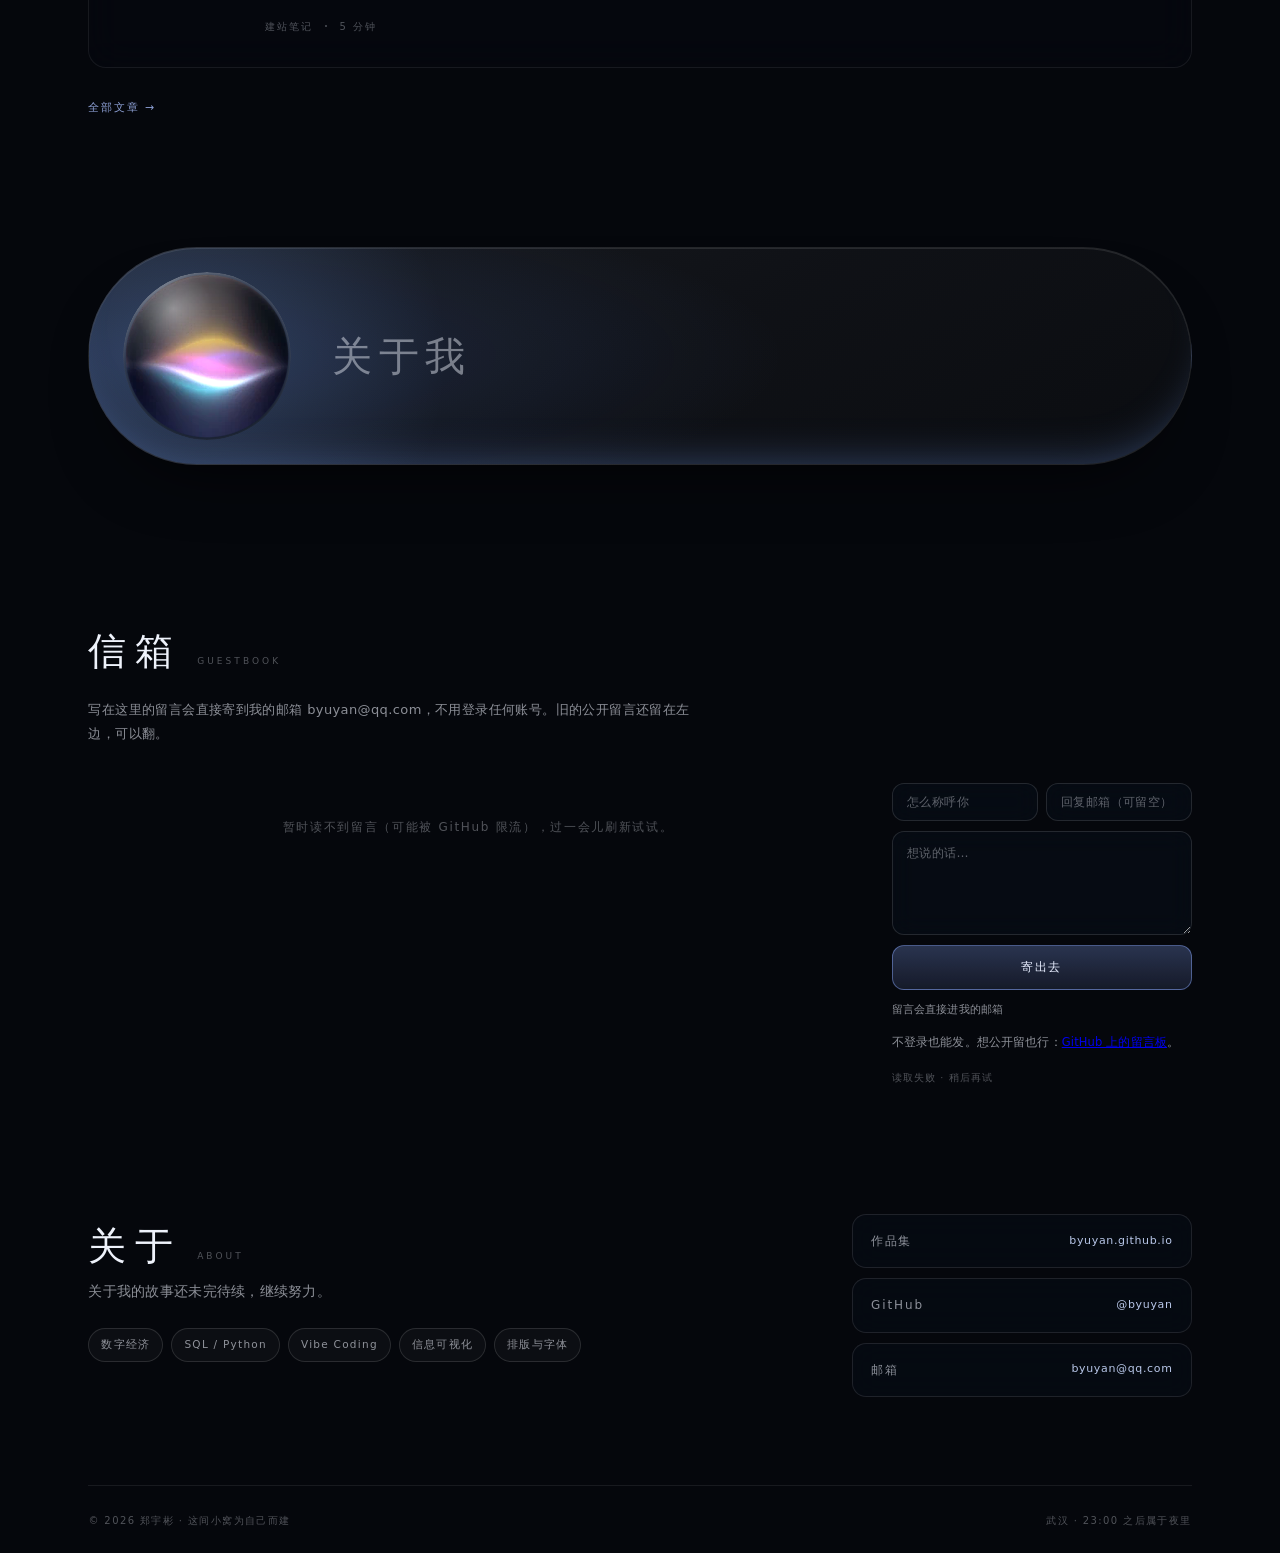
<file: nest/index.html>
<!DOCTYPE html>
<html lang="zh-CN">
<head>
<meta charset="UTF-8">
<meta name="viewport" content="width=device-width, initial-scale=1, viewport-fit=cover">
<title>郑宇彬的小窝 · NEST</title>
<meta name="description" content="一间属于我个人的小窝，是我的私人充电桩，关上门就能把世界调成静音">
<meta name="theme-color" content="#05070c">
<meta property="og:title" content="郑宇彬的小窝 · NEST">
<meta property="og:description" content="一间属于我个人的小窝，是我的私人充电桩，关上门就能把世界调成静音">
<meta property="og:type" content="website">
<link rel="icon" href="data:image/svg+xml,%3Csvg xmlns='http://www.w3.org/2000/svg' viewBox='0 0 64 64'%3E%3Crect width='64' height='64' rx='14' fill='%230b1220'/%3E%3Ctext x='32' y='43' font-size='30' text-anchor='middle' fill='%238aa8ff' font-family='sans-serif'%3EN%3C/text%3E%3C/svg%3E">
<link rel="stylesheet" href="assets/css/site.css?v=20261124z7">
<link rel="stylesheet" href="assets/css/sub.css?v=20261124z7">
</head>
<body>
<div class="intro" id="intro">
  <iframe class="intro__frame" id="introFrame" src="assets/orb/splash.html?v=20261124z7" title="小窝开场" scrolling="no" aria-hidden="true"></iframe>
  <button class="intro__tap" id="introTap" type="button" aria-label="进入小窝"></button>
  <div class="intro__hint"><i></i>点一下 · 进小窝</div>
</div>

<div class="walls" aria-hidden="true">
  <div class="wall on"></div>
  <div class="wall"></div>
  <div class="veil"></div>
  <div class="dust"><div class="motes" id="motes"></div></div>
  <div class="grain"></div>
</div>
<div class="lampglow" id="lampGlow" aria-hidden="true"></div>

<header class="topbar">
  <nav class="nav" id="nav">
    <a class="nav__item on" href="#home">主页</a>
    <a class="nav__item" href="posts.html">文章</a>
    <a class="nav__item" href="me.html">介绍</a>
    <a class="nav__item" href="#mail">信箱</a>
    <a class="nav__item" href="#about">关于</a>
    <a class="nav__item" href="about-site/admin.html">管理</a>
  </nav>
  <div class="topbar__right">
    <button class="iconbtn" id="btnSettings" aria-label="设置">
      <svg viewBox="0 0 24 24" aria-hidden="true"><path d="M4 7h9M17 7h3M4 12h4M12 12h8M4 17h11M19 17h1"/><circle cx="15" cy="7" r="1.8"/><circle cx="10" cy="12" r="1.8"/><circle cx="17" cy="17" r="1.8"/></svg>
    </button>
    <a class="iconbtn" href="https://github.com/byuyan" target="_blank" rel="noopener" aria-label="GitHub">
      <svg viewBox="0 0 24 24" aria-hidden="true"><path d="M9 19c-4 1.5-4-2.5-6-3 2 0 3 .5 4.5 2.5 1.5 2 3.5 1 5 0 .2-1.4.8-2.3 1.5-2.8-4-.5-6.5-2.3-6.5-6.5 0-1.7.5-2.5 1.5-3.5-.4-1.2-.4-2.2 0-3.2 0 0 1.5.2 3.5 2 2.5-.5 4.5-.5 7 0 2-1.8 3.5-2 3.5-2 .4 1 .4 2 .3 1.2 1 2 1.5 3.7 1.5 4.2 0 4.2-2.5 6-6.5 6.5.8.6 1.3 1.6 1.4 2.8"/></svg>
    </a>
  </div>
</header>

<main>
  <section class="hero" id="home">
    <div class="lamp" id="lamp" data-on="0">
      <div class="lamp__head">
        <span class="lamp__tag">灯光</span>
        <button class="lamp__sw" id="lampSw" type="button" role="switch" aria-checked="false" aria-label="小窝的灯">
          <span class="lamp__track"></span>
          <i class="lamp__knob"></i>
        </button>
      </div>
      <div class="lamp__body">
        <span class="lamp__bulb" aria-hidden="true">
          <svg viewBox="0 0 24 24">
            <path class="lamp__glass" d="M12 3.5a6 6 0 0 0-3.4 10.9c.5.4.8 1 .8 1.6v.5h5.2v-.5c0-.6.3-1.2.8-1.6A6 6 0 0 0 12 3.5z"/>
            <path class="lamp__fil" d="M10 9.6c1.3-.7 2.2-.2 2.2 1.2s-1.2 1.9-1 2.9"/>
            <path class="lamp__fil" d="M9.5 19.4h5M10.5 21.1h3"/>
          </svg>
        </span>
        <div class="lamp__txt">
          <p class="lamp__state" id="lampState">灯关着</p>
          <p class="lamp__hint">拨一下 · 开灯</p>
        </div>
        <span class="lamp__led" aria-hidden="true"></span>
      </div>
    </div>
    <aside class="card card--id">
      <div class="id__top">
        <img class="id__avatar" src="assets/img/avatar.png" alt="郑宇彬的头像" width="72" height="72">
        <div class="id__meta">
          <h1 class="id__name">郑宇彬</h1>
          <p class="id__en">ZHENG YUBIN</p>
        </div>
      </div>
      <p class="id__slogan">至善至美</p>
      <div class="id__stats">
        <div class="stat"><b id="statPosts">3</b><span>文章</span></div>
        <div class="stat"><b id="statWorks">0</b><span>作品</span></div>
        <div class="stat"><b id="statNotes">0</b><span>留言</span></div>
      </div>

      <button class="id__wx" id="btnWx" type="button">
        <span>添加我的微信</span>
        <svg viewBox="0 0 24 24" aria-hidden="true"><path d="M4 12h15M13 6l6 6-6 6"/></svg>
      </button>

      <div class="player" id="player">
        <div class="player__head">
          <span class="player__tag">NEST RADIO</span>
          <span class="player__live"><i></i><span id="trkTagText">实时合成</span></span>
        </div>
        <div class="player__body">
          <div class="player__cover"><span class="player__disc">♪</span></div>
          <div class="player__now">
            <p class="player__title" id="trkTitle">蓝莓之夜</p>
            <p class="player__artist" id="trkArtist">NEST · 环境音 / 实时生成</p>
          </div>
        </div>
        <div class="player__wave" id="wave" aria-hidden="true"></div>
        <div class="player__bar">
          <div class="player__progress"><i id="progress"></i></div>
          <span class="player__time" id="time">00:00</span>
        </div>
        <div class="player__ctrl">
          <button class="pbtn" id="btnPrev" aria-label="上一首"><svg viewBox="0 0 24 24"><path d="M18 5v14M8 5l8 7-8 7"/></svg></button>
          <button class="pbtn pbtn--play" id="btnPlay" aria-label="播放"><svg viewBox="0 0 24 24" class="i-play"><path d="M7 4.5l12 7.5-12 7.5z"/></svg><svg viewBox="0 0 24 24" class="i-pause" style="display:none"><path d="M8 4.5v15M16 4.5v15"/></svg></button>
          <button class="pbtn" id="btnNext" aria-label="下一首"><svg viewBox="0 0 24 24"><path d="M6 5v14M16 5l-8 7 8 7"/></svg></button>
          <button class="pbtn pbtn--mute" id="btnMute" aria-label="静音"><svg viewBox="0 0 24 24"><path d="M4 9.5h3l4-3.5v12l-4-3.5H4z"/><path d="M17 8.5c1.6 1.6 1.6 5.4 0 7"/></svg></button>
        </div>
        <div class="player__list" id="playlist"></div>
      </div>
    </aside>

    <div class="hero__center">
      <p class="hello" id="hello">晚上好，我在小窝里</p>
      <div class="clock" id="clock" aria-label="当前时间"></div>
      <p class="today" id="today">2026 年 11 月 7 日 星期五</p>
      <form class="leave" id="quickForm" autocomplete="off">
        <input id="quickInput" placeholder="留句话给我，会直接寄到我的邮箱" maxlength="90" aria-label="留言内容">
        <button type="submit">写下</button>
      </form>
      <a class="hintdown" href="#mail"><i></i><span>向下滚动</span></a>
    </div>

    <aside class="card card--foot card--wx" id="wxCard" aria-label="天气">
      <div class="wx__top">
        <h2 class="wx__label">天气<span>WEATHER</span></h2>
        <span class="wx__live"><i></i>实时</span>
      </div>

      <form class="wx__search" id="wxForm" role="search" autocomplete="off">
        <svg class="wx__mag" viewBox="0 0 24 24" aria-hidden="true"><circle cx="10.6" cy="10.6" r="6.4" /><path d="M15.4 15.4 21 21" /></svg>
        <input id="wxInput" type="text" placeholder="搜索城市 · 全国" aria-label="输入城市名称" maxlength="20" />
        <button type="submit" aria-label="查询天气"><svg viewBox="0 0 24 24"><path d="M5 12h13M13 7l5 5-5 5" /></svg></button>
      </form>

      <div class="wx__stage">
        <div class="wx__read">
          <span class="wx__temp"><b id="wxTemp">--</b><i>°</i></span>
          <p class="wx__cond" id="wxCond">正在取天气…</p>
        </div>
        <div class="wx__glyph" id="wxGlyph" aria-hidden="true"></div>
      </div>

      <div class="wx__place"><span id="wxName">武汉</span><em id="wxRegion">湖北</em></div>

      <ul class="wx__facts">
        <li><span>体感</span><b id="wxFeels">--°</b></li>
        <li><span>湿度</span><b id="wxHumid">--%</b></li>
        <li><span>风</span><b id="wxWind">--</b></li>
      </ul>

      <div class="wx__chips" id="wxChips"></div>

      <p class="wx__foot"><span id="wxTime">正在读取</span><a href="#" id="wxRefresh">刷新</a></p>
    </aside>
  </section>

  <section class="band" id="writing">
    <div class="band__head">
      <h2 class="band__title">文章<span class="band__tag">WRITING</span></h2>
      <p class="band__sub">一些生活中遇到的小插曲</p>
    </div>
    <ul class="plist" id="homePosts">
      <li class="plist__item"><div class="subnote">正在读取…</div></li>
    </ul>
    <p class="band__more"><a href="posts.html">全部文章 →</a></p>
  </section>

  <section class="band" id="works">
    <a class="wfeat" href="work-orb.html?v=20261124z7" aria-label="关于我">
      <span class="wfeat__orb">
        <iframe class="wfeat__live" src="assets/orb-ai/orb-v2.html?v=20261124z7" loading="lazy" tabindex="-1" aria-hidden="true" scrolling="no"></iframe>
        <img class="wfeat__still" src="assets/img/orb-thumb.png" alt="" aria-hidden="true">
        <span class="wfeat__sheen" aria-hidden="true"></span>
      </span>
      <span class="wfeat__label">关于我</span>
    </a>
    <script>
      (function () {
        var orb = document.querySelector('.wfeat__orb');
        if (!orb) return;
        var live = orb.querySelector('.wfeat__live');
        var still = orb.querySelector('.wfeat__still');
        function fallback() { live.style.display = 'none'; still.style.display = 'block'; }
        if (!navigator.gpu || !navigator.gpu.requestAdapter) return fallback();
        var done = false;
        var t = setTimeout(function () { if (!done) fallback(); }, 4000);
        navigator.gpu.requestAdapter().then(function (a) {
          done = true; clearTimeout(t); if (!a) fallback();
        }).catch(function () { done = true; clearTimeout(t); fallback(); });
      })();
    </script>
  </section>

  <section class="band" id="mail">
    <div class="band__head">
      <h2 class="band__title">信箱<span class="band__tag">GUESTBOOK</span></h2>
      <p class="band__sub">写在这里的留言会直接寄到我的邮箱 byuyan@qq.com，不用登录任何账号。旧的公开留言还留在左边，可以翻。</p>
    </div>
    <div class="guest" id="guest">
      <div class="guest__list" id="guestList">
        <div class="guest__loading">正在打开信箱…</div>
      </div>
      <aside class="guest__side">
        <form class="mailform" id="mailForm" autocomplete="off">
          <div class="mailform__row">
            <input id="mailName" maxlength="24" placeholder="怎么称呼你" aria-label="署名">
            <input id="mailEmail" type="email" maxlength="80" placeholder="回复邮箱（可留空）" aria-label="回复邮箱">
          </div>
          <textarea id="mailMsg" maxlength="600" placeholder="想说的话…" aria-label="留言内容"></textarea>
          <button class="btn" type="submit">寄出去</button>
          <p class="mailform__state" id="mailState">留言会直接进我的邮箱</p>
        </form>
        <p class="guest__note">不登录也能发。想公开留也行：<a href="https://github.com/byuyan/nest/issues" target="_blank" rel="noopener">GitHub 上的留言板</a>。</p>
        <p class="guest__meta" id="guestMeta">—</p>
      </aside>
    </div>
  </section>

  <section class="band band--about" id="about">
    <div class="about">
      <div class="about__left">
        <h2 class="band__title">关于<span class="band__tag">ABOUT</span></h2>
        <p class="about__text">关于我的故事还未完待续，继续努力。</p>
        <div class="tags">
          <span>数字经济</span><span>SQL / Python</span><span>Vibe Coding</span><span>信息可视化</span><span>排版与字体</span>
        </div>
      </div>
      <div class="about__right">
        <a class="linkrow" href="https://byuyan.github.io/" target="_blank" rel="noopener"><span>作品集</span><em>byuyan.github.io</em></a>
        <a class="linkrow" href="https://github.com/byuyan" target="_blank" rel="noopener"><span>GitHub</span><em>@byuyan</em></a>
        <a class="linkrow" href="mailto:byuyan@qq.com"><span>邮箱</span><em>byuyan@qq.com</em></a>
      </div>
    </div>
    <footer class="foot">
      <span>© 2026 郑宇彬 · 这间小窝为自己而建</span>
      <span>武汉 · 23:00 之后属于夜里</span>
    </footer>
  </section>
</main>

<div class="drawer" id="drawer" aria-hidden="true">
  <div class="drawer__mask" data-close></div>
  <div class="drawer__panel">
    <div class="drawer__head">
      <h3>设置</h3>
      <button class="iconbtn" data-close aria-label="关闭"><svg viewBox="0 0 24 24"><path d="M6 6l12 12M18 6L6 18"/></svg></button>
    </div>
    <section class="set">
      <h4>时钟</h4>
      <label class="row"><span>24 小时制</span><input type="checkbox" id="set24" checked><i class="sw"></i></label>
      <label class="row"><span>显示秒</span><input type="checkbox" id="setSec" checked><i class="sw"></i></label>
    </section>
    <section class="set">
      <h4>卡片</h4>
      <label class="row row--range"><span>毛玻璃浓度</span><input type="range" id="setGlass" min="30" max="90" value="60"></label>
      <label class="row"><span>打开页面就放声音</span><input type="checkbox" id="setAuto"><i class="sw"></i></label>
    </section>
    <div class="drawer__foot">
      <button class="btn btn--ghost" id="btnReset">恢复默认</button>
      <button class="btn" data-close>好了</button>
    </div>
  </div>
</div>

<div class="wxcard" id="wxcard" aria-hidden="true">
  <div class="wxcard__mask" data-wxclose></div>
  <div class="wxcard__panel" role="dialog" aria-modal="true" aria-label="加我微信">
    <button class="wxcard__x" data-wxclose aria-label="关闭"><svg viewBox="0 0 24 24"><path d="M6 6l12 12M18 6L6 18"/></svg></button>
    <span class="wxcard__eyebrow">WE CHAT</span>
    <h3 class="wxcard__title">添加我的微信</h3>
    <p class="wxcard__sub">扫码或长按识别，加的时候说一句从哪看到的小窝。</p>
    <div class="wxcard__qr" id="wxQrBox">
      <img id="wxQr" alt="微信二维码" src="assets/img/wechat-qr.png">
    </div>
  </div>
</div>

<div class="ai" id="ai">
  <div class="ai__panel" id="aiPanel" aria-hidden="true">
    <div class="ai__head"><img src="assets/img/avatar.png" alt=""><div><p>小窝助手</p><em>关于这间屋子和屋主</em></div></div>
    <div class="ai__chat" id="aiChat"></div>
    <div class="ai__quick" id="aiQuick"></div>
    <form class="ai__form" id="aiForm"><input id="aiInput" placeholder="问我关于这间小窝的事" maxlength="60"><button>↑</button></form>
  </div>
  <button class="ai__fab ai__orb" id="aiFab" aria-label="打开小窝助手">
    <span class="ai__orb-halo" aria-hidden="true"></span>
    <iframe class="ai__orb-frame" id="aiOrbFrame" src="assets/orb-ai/orb.html?v=20261124z7" title="小窝助手" tabindex="-1" aria-hidden="true"></iframe>
  </button>
</div>

<script src="assets/js/site.js?v=20261124z7"></script>
</body>
</html>
</file>
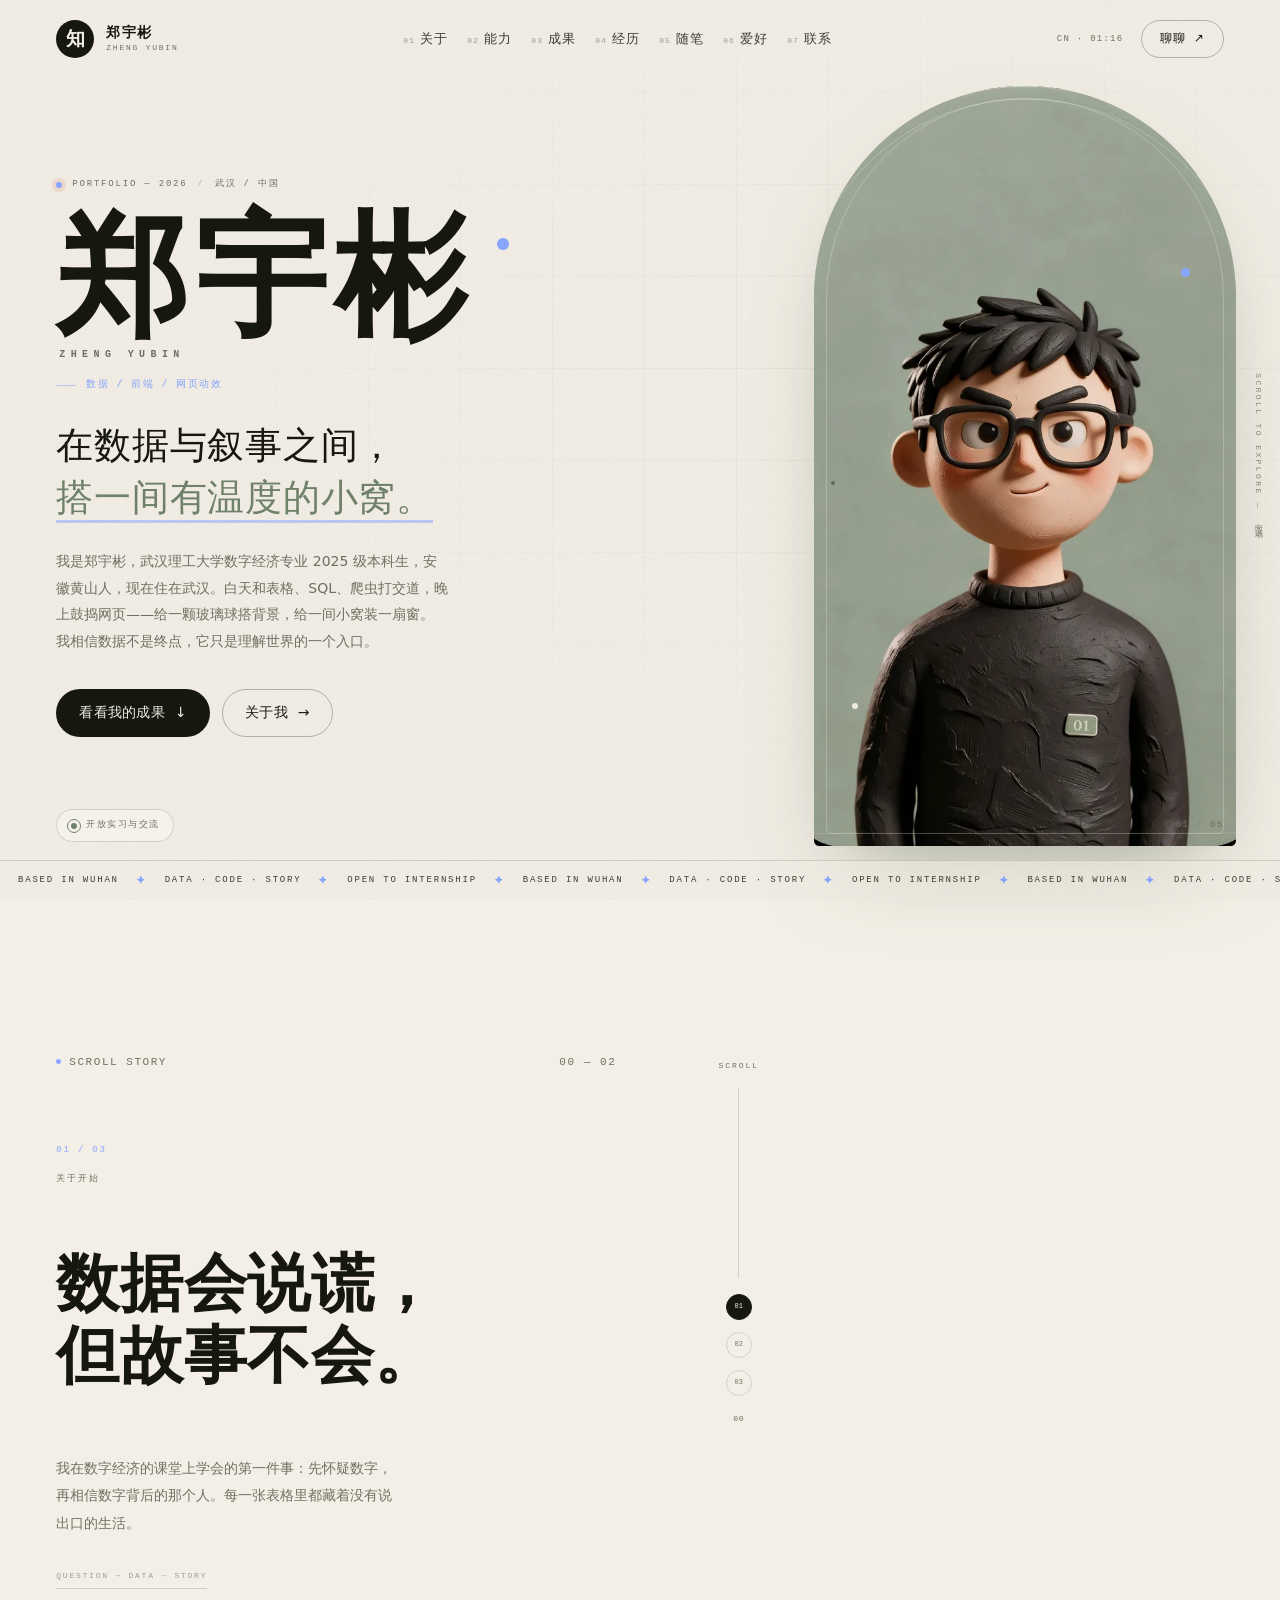
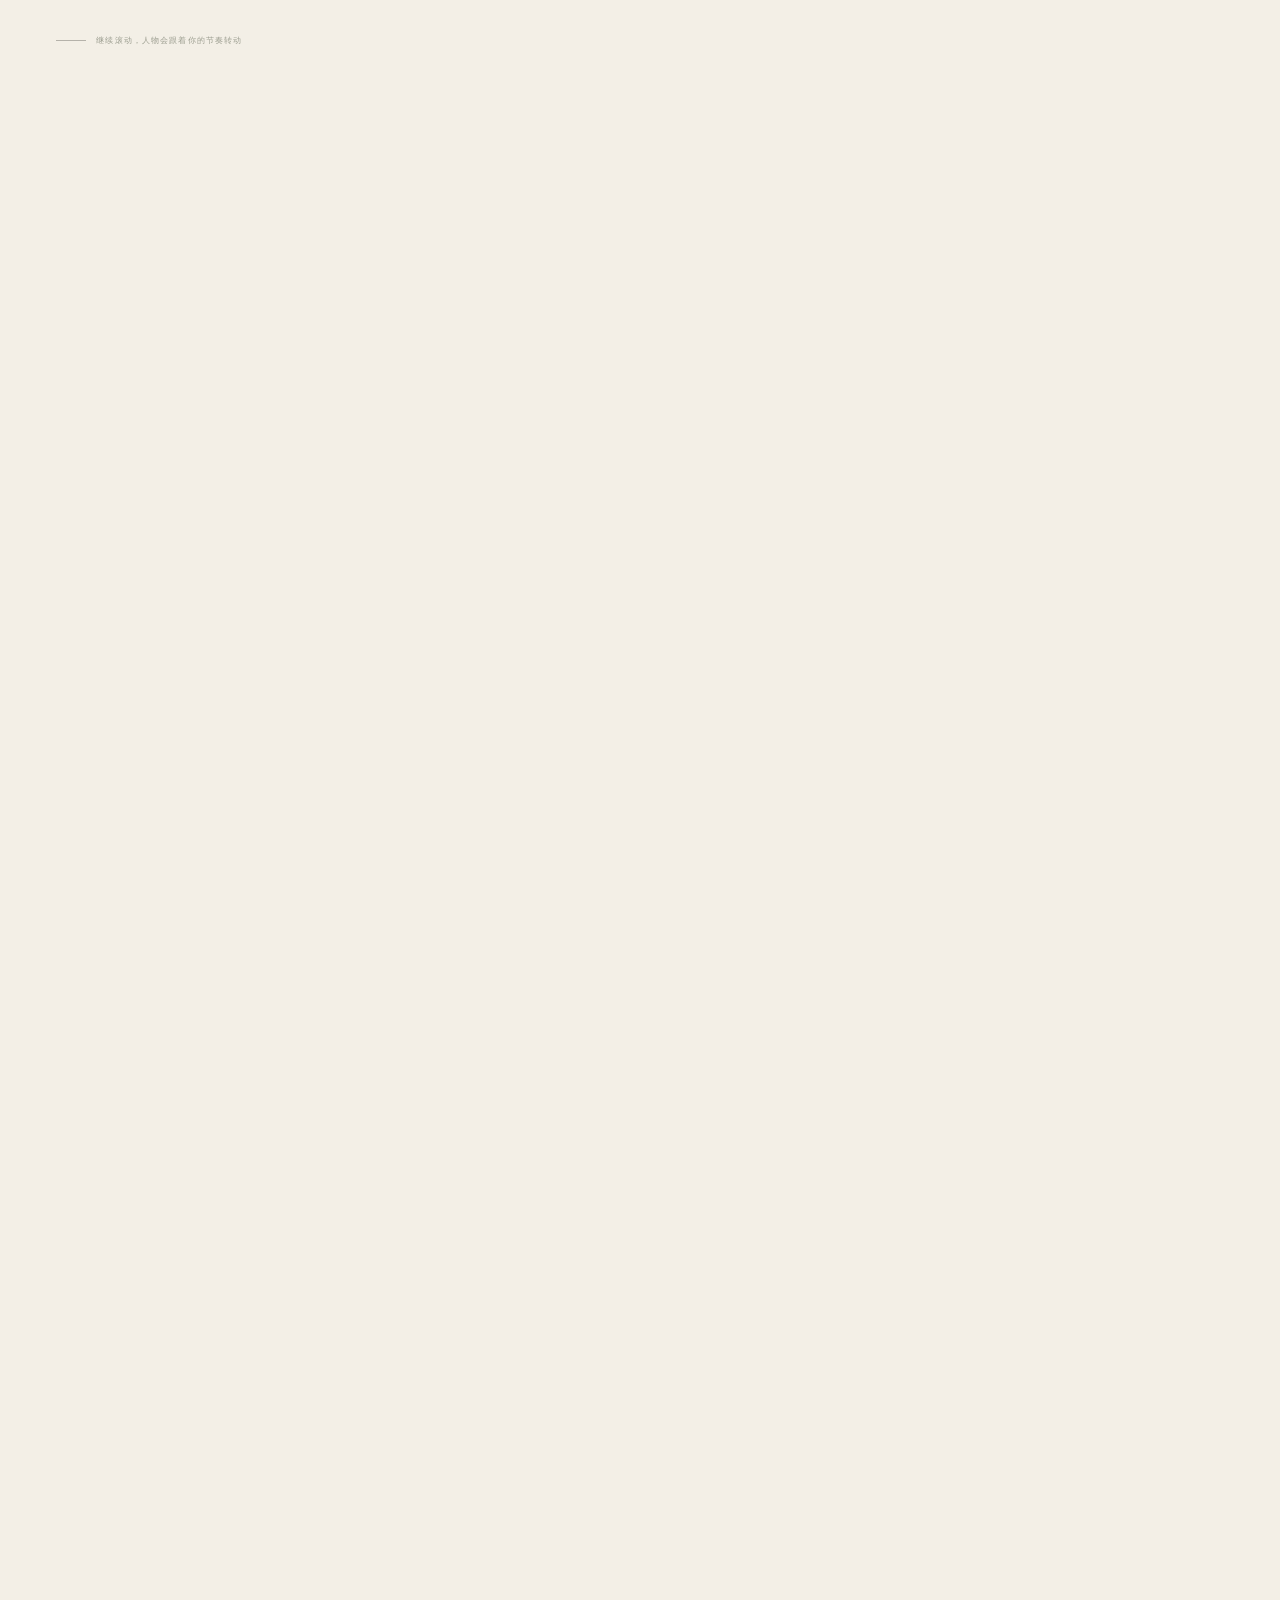
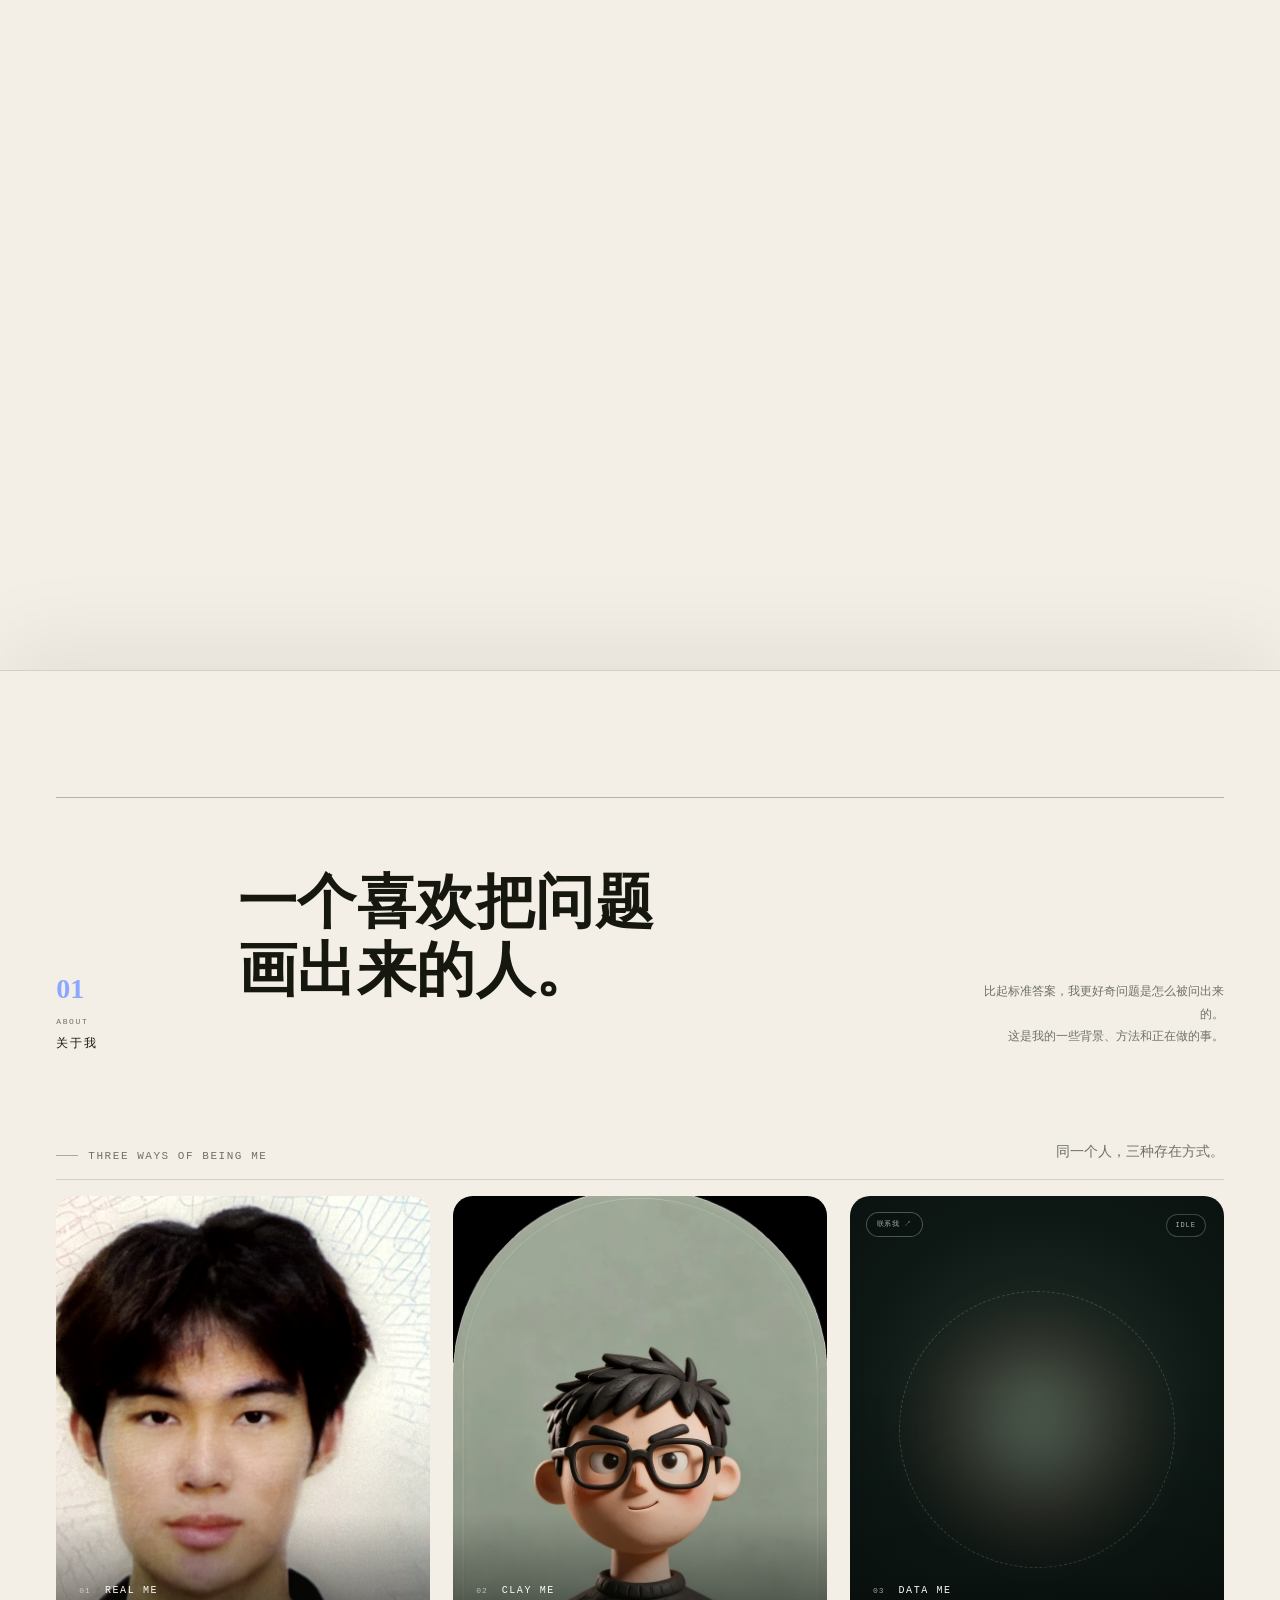
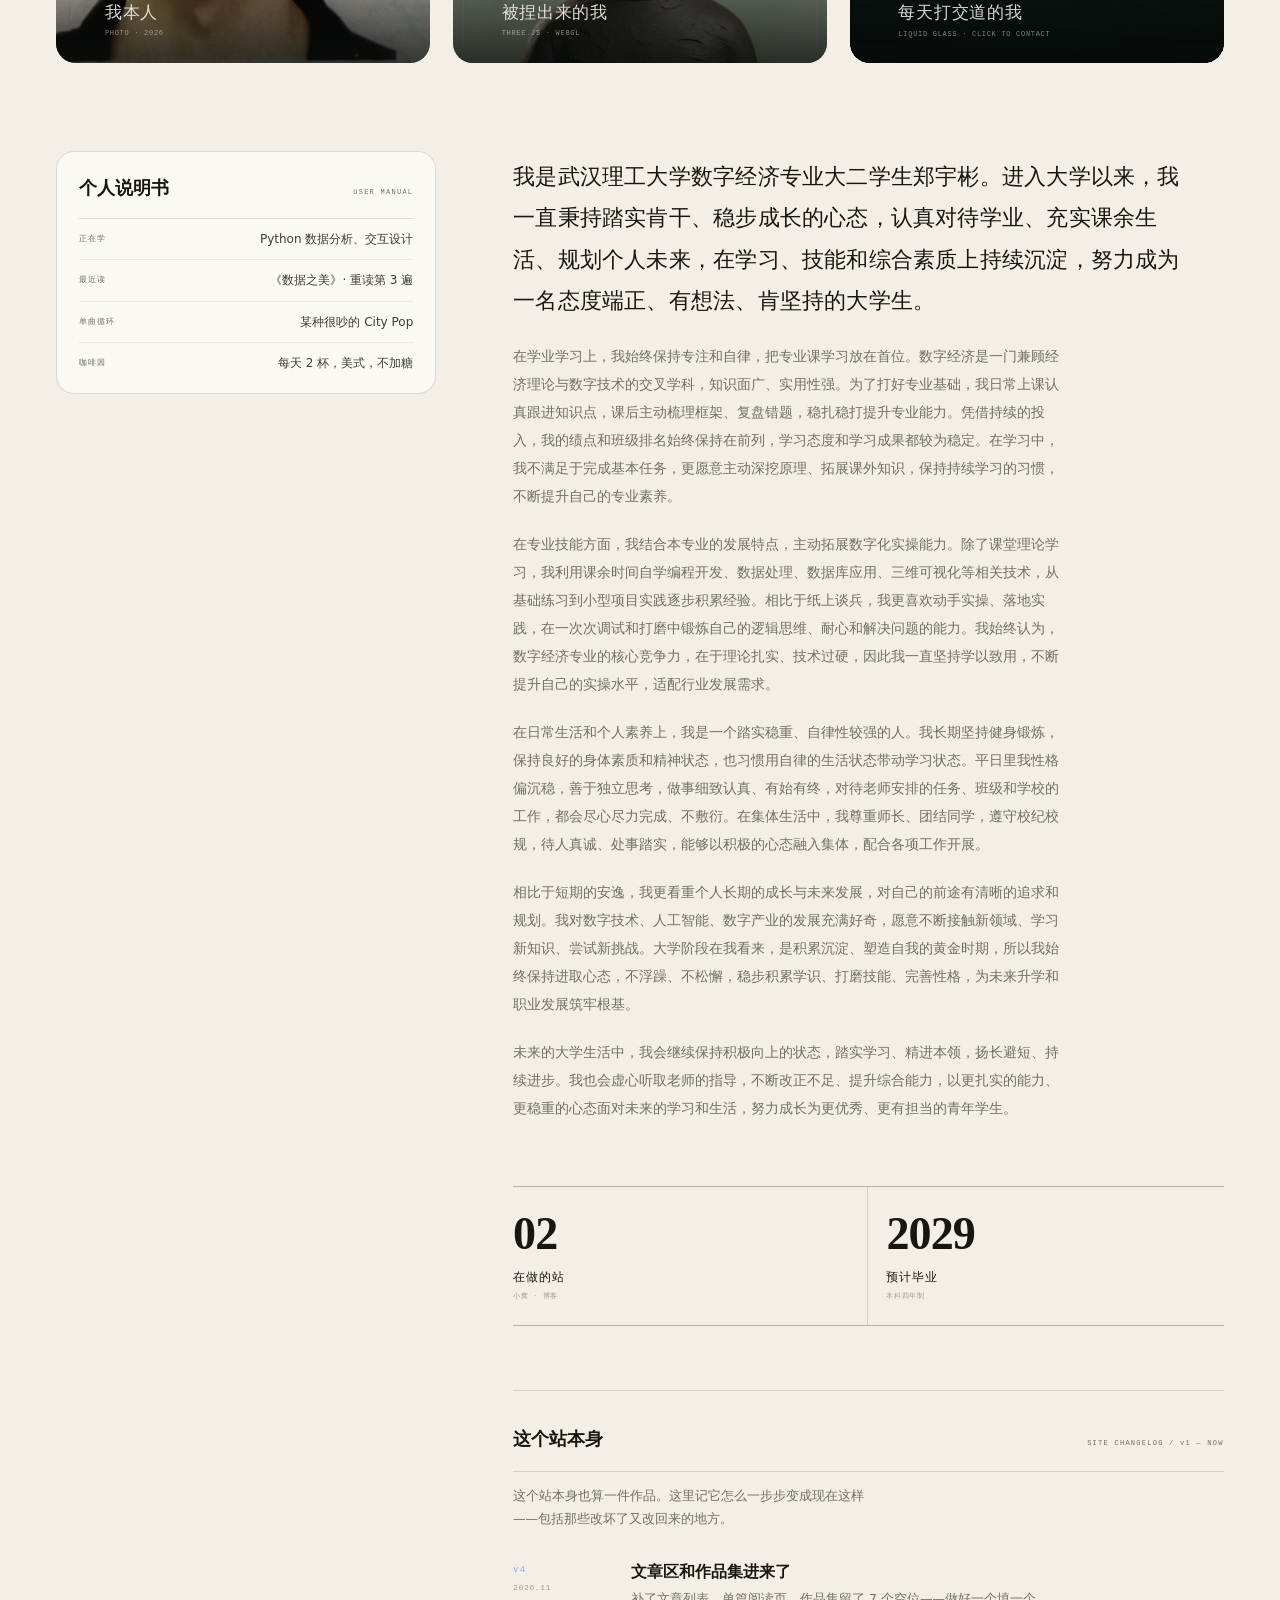
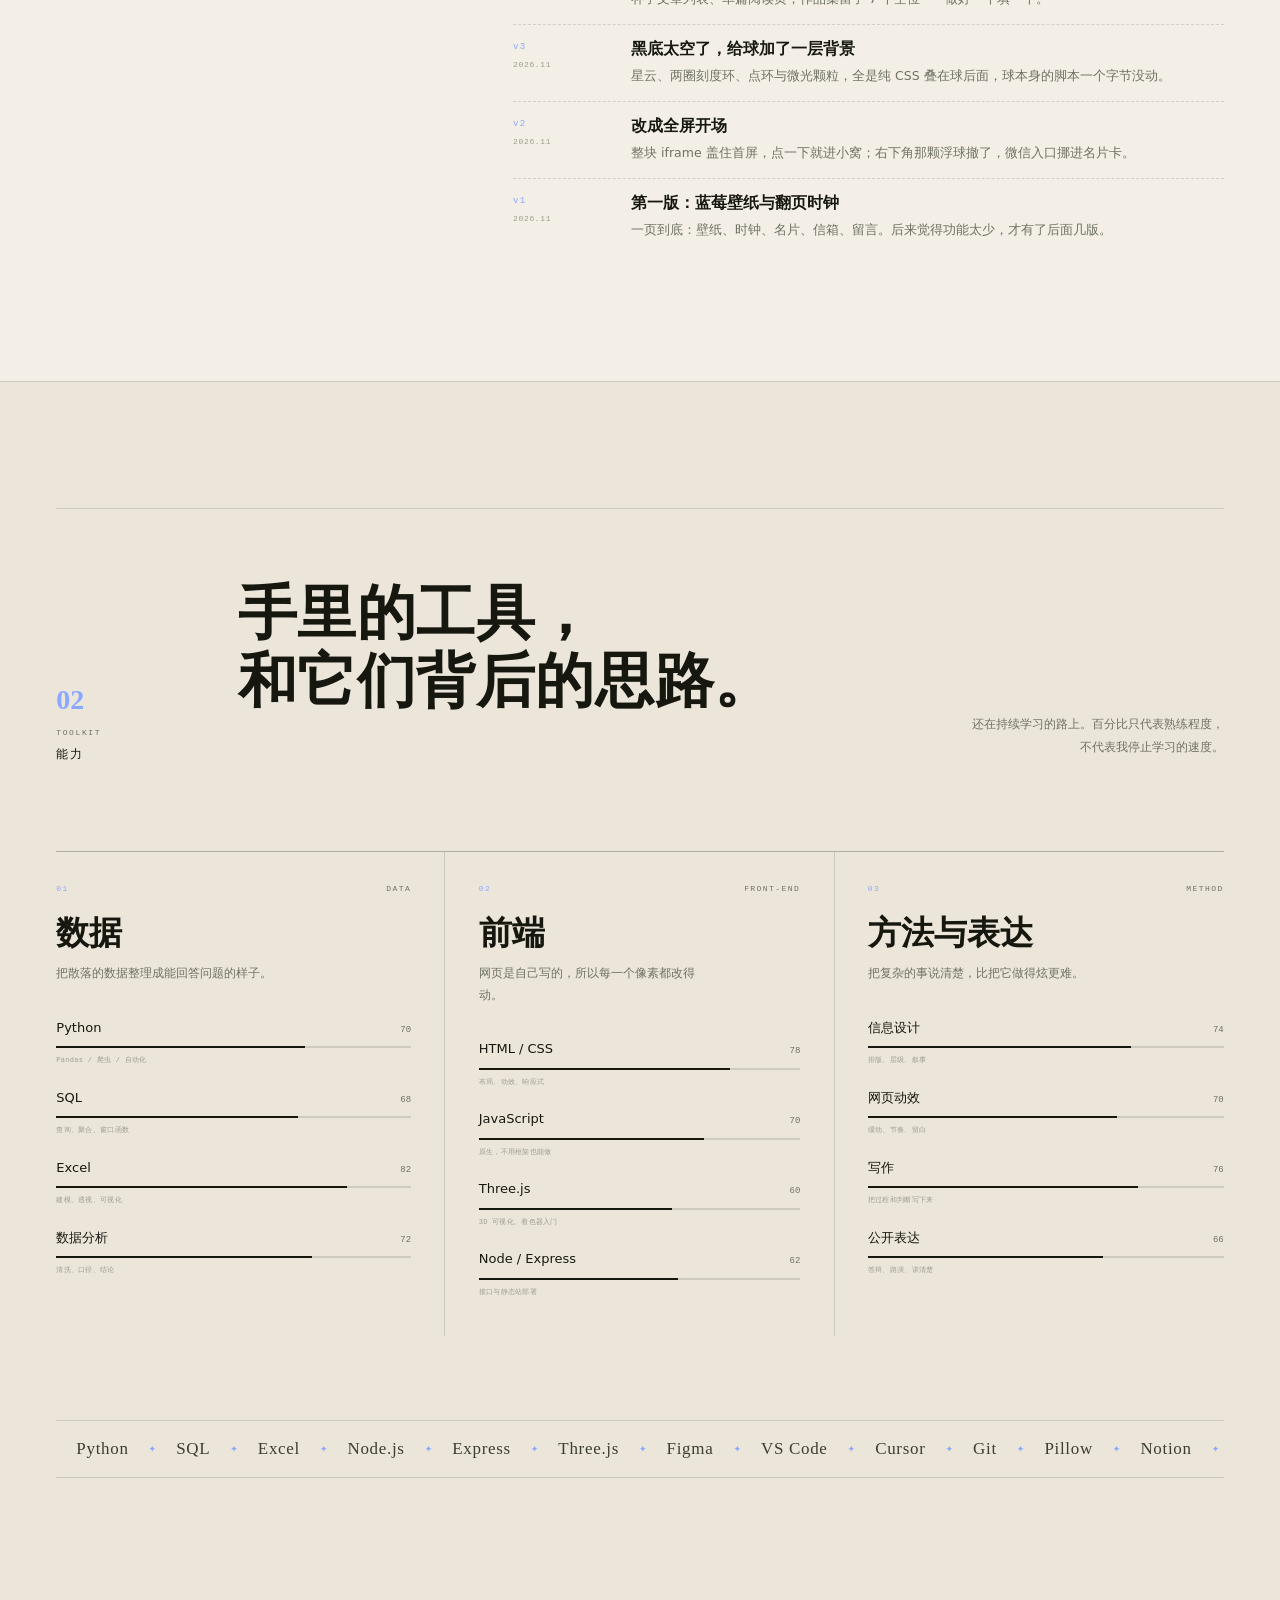
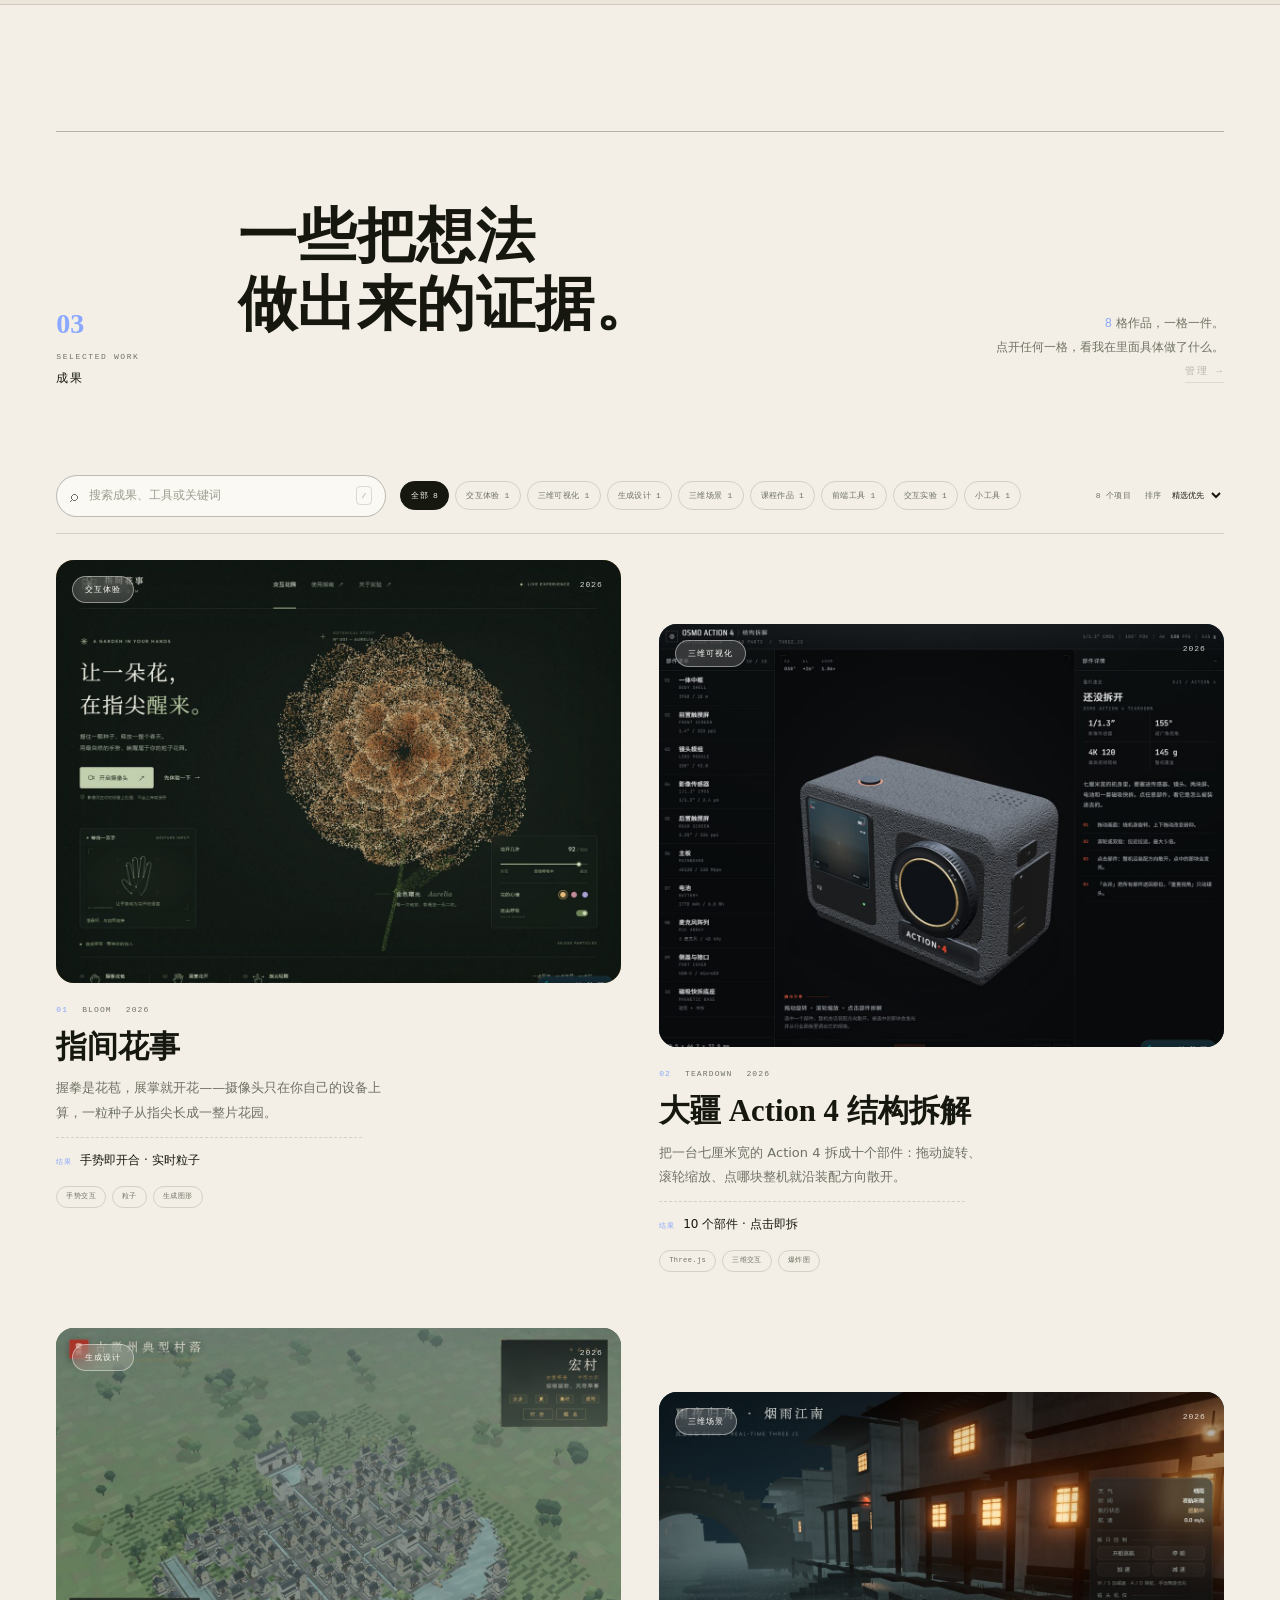
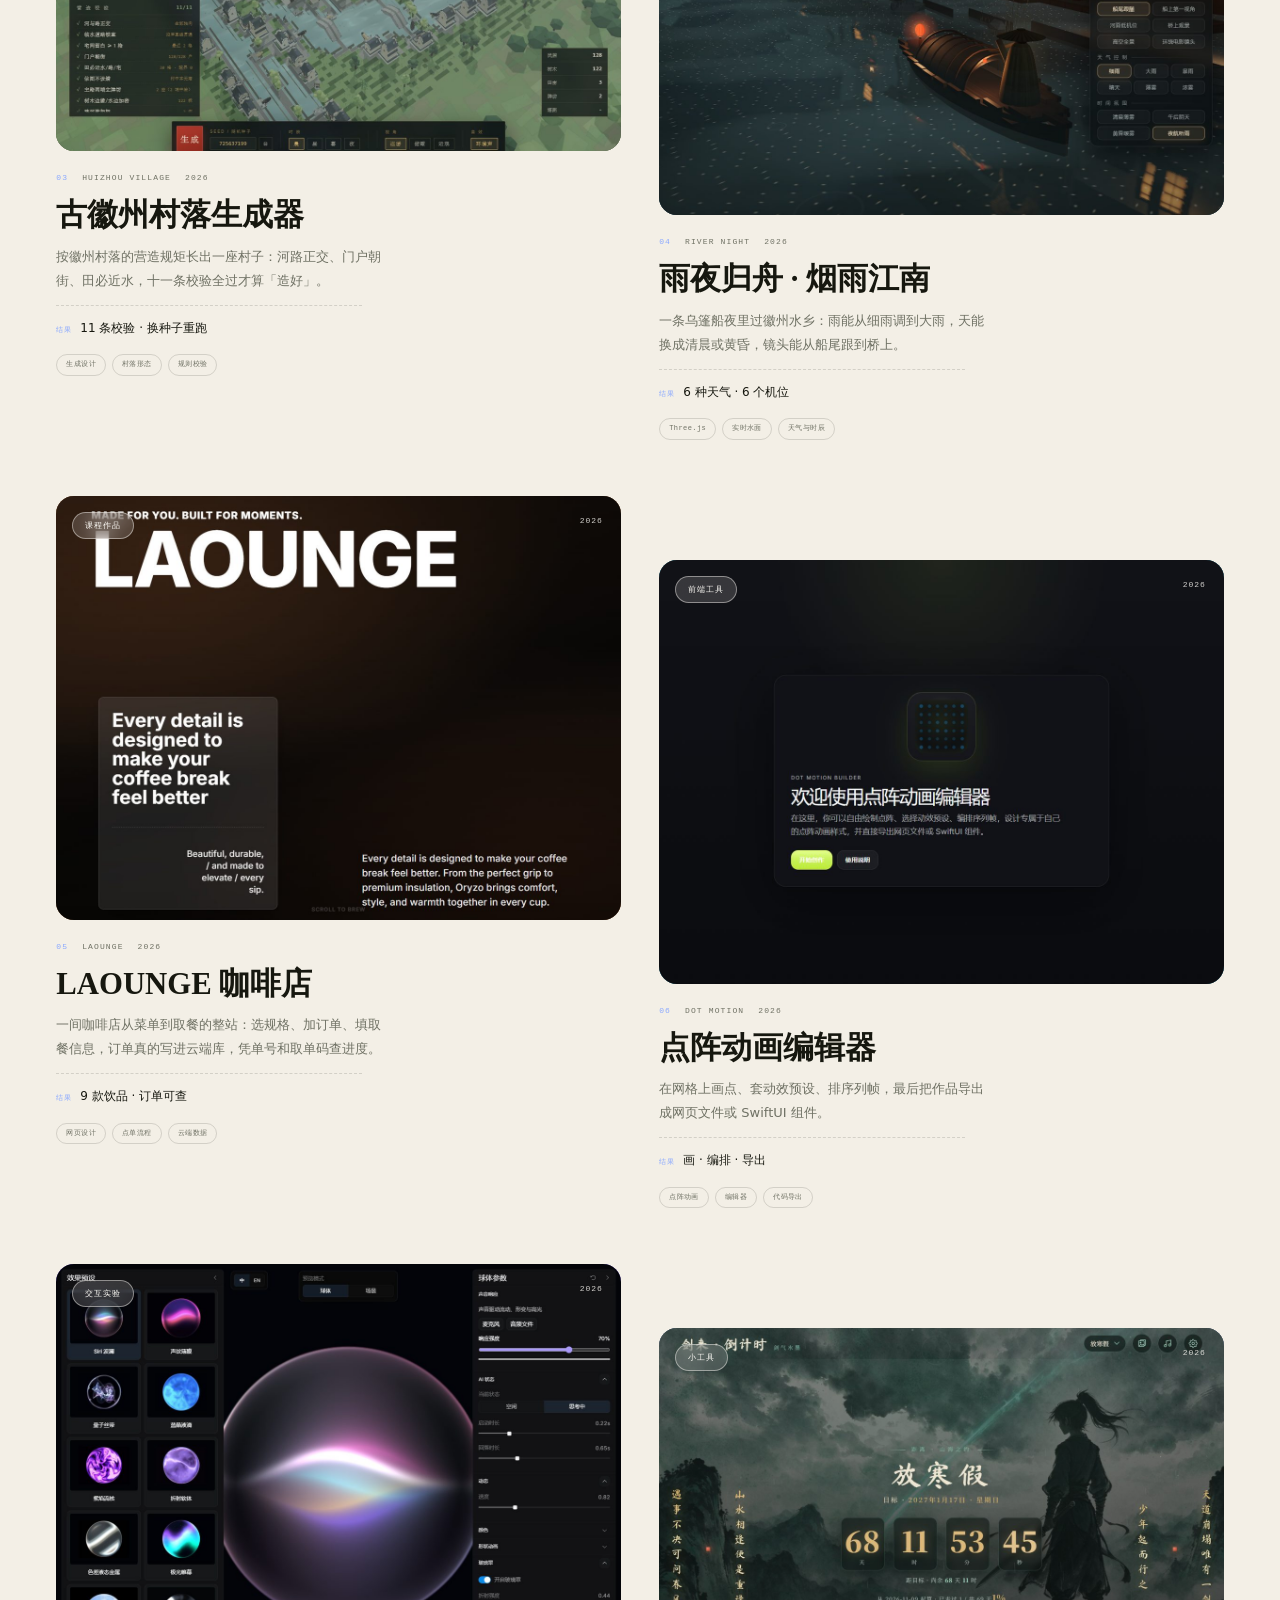
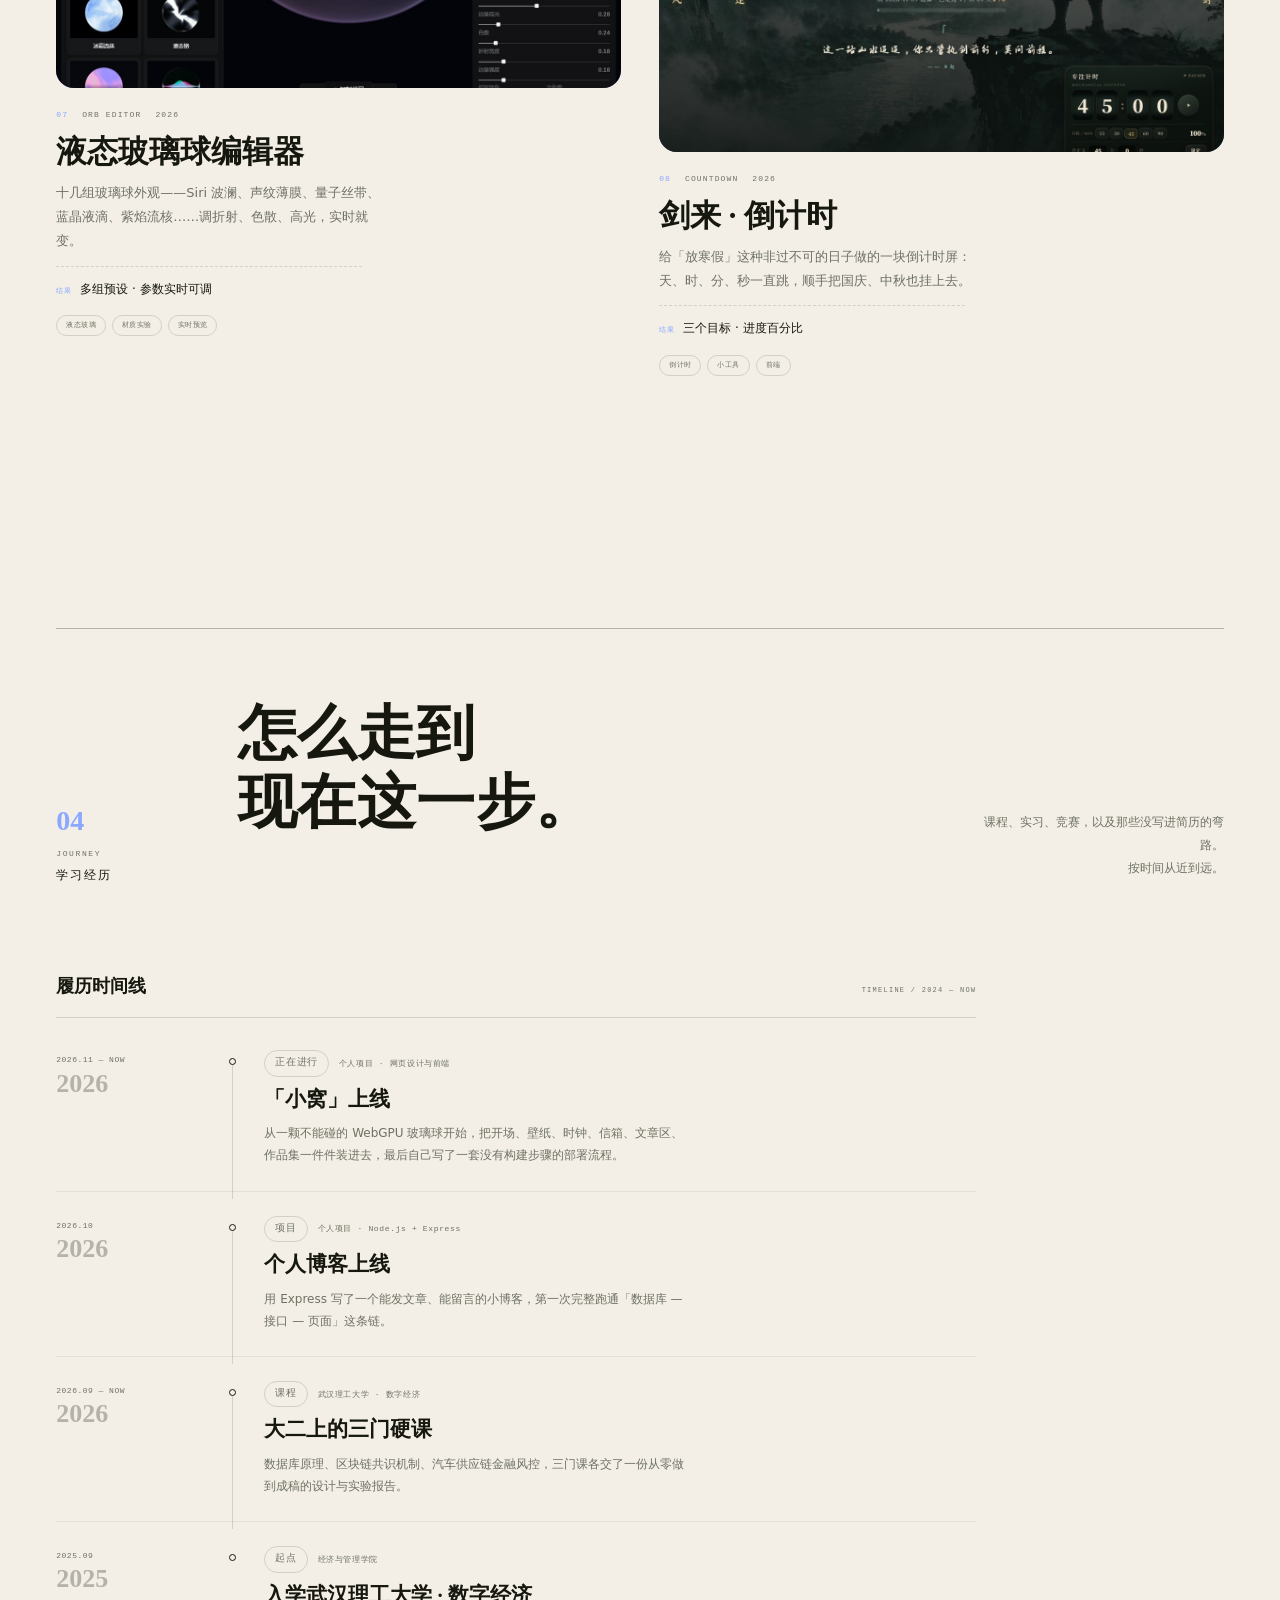
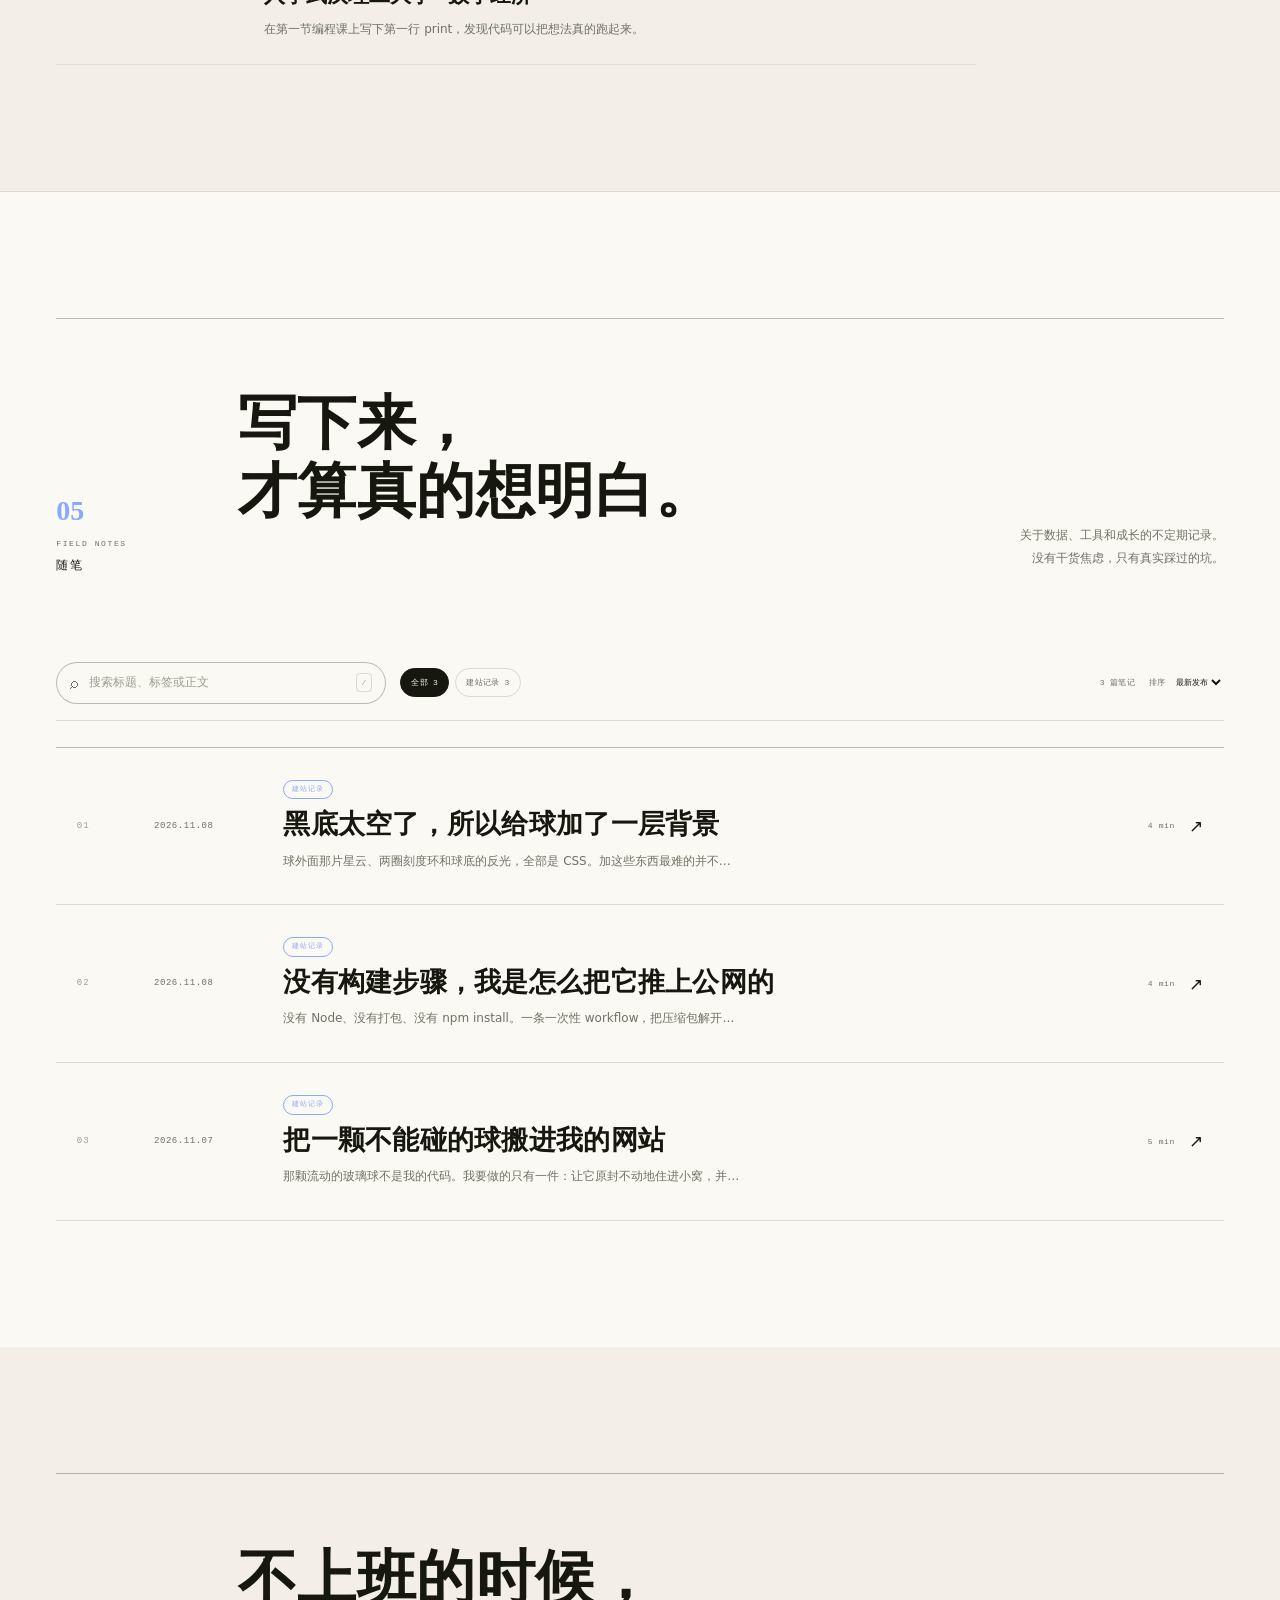
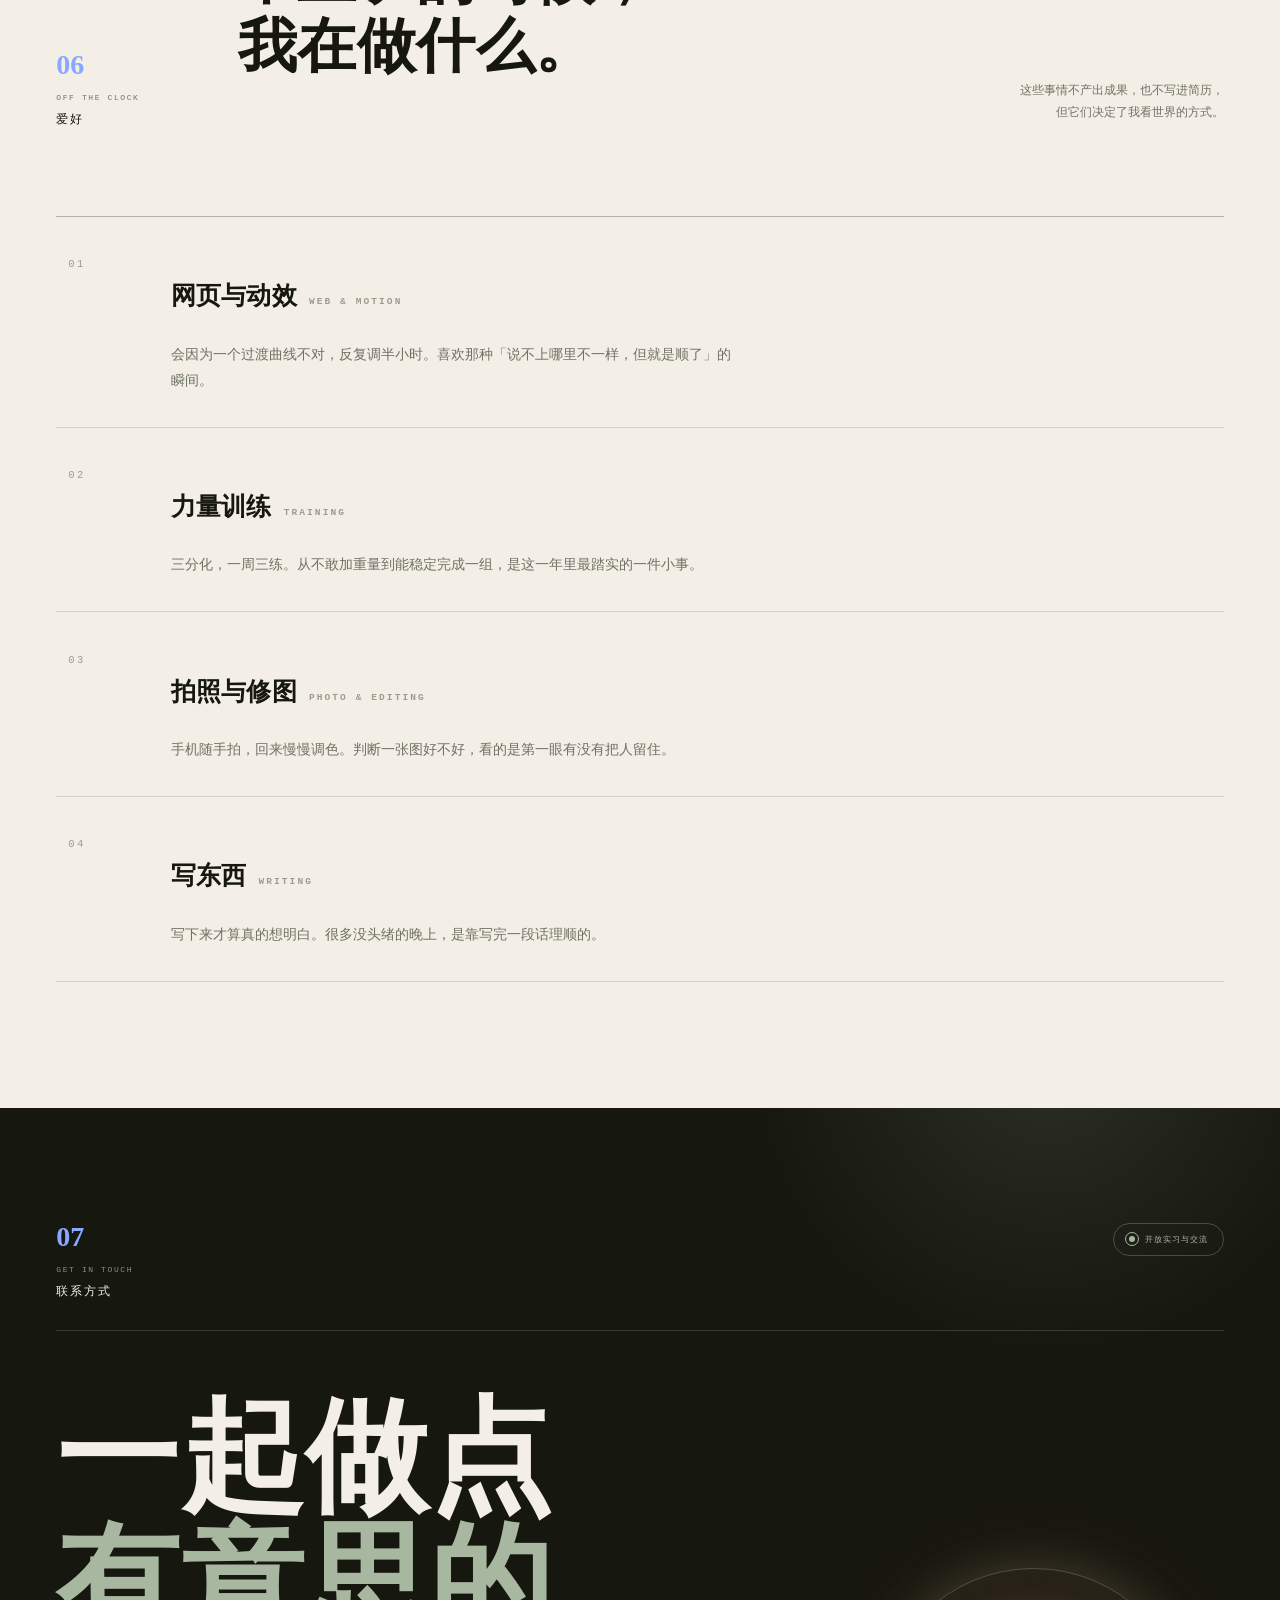
<file: nest/about-site/index.html>
<!DOCTYPE html>
<html lang="zh-CN">
<head>
  <meta charset="UTF-8" />
  <meta name="viewport" content="width=device-width, initial-scale=1.0, viewport-fit=cover" />
  <meta name="theme-color" content="#f3efe6" />
  <title>郑宇彬 · 数字经济与叙事</title>
  <meta name="description" content="武汉理工大学数字经济专业 2025 级本科生的个人主页：成绩、能力、成果、学习经历与爱好。" />
  <meta property="og:type" content="website" />
  <meta property="og:title" content="郑宇彬 · 数字经济与叙事" />
  <meta property="og:description" content="在数据与叙事之间，搭一间有温度的小窝。" />
  <meta property="og:image" content="assets/img/portrait.webp" />
  <meta name="twitter:card" content="summary_large_image" />
  <meta name="twitter:title" content="郑宇彬 · 数字经济与叙事" />
  <meta name="twitter:description" content="武汉理工大学数字经济专业 2025 级本科生的个人主页：成绩、能力、成果、学习经历与爱好。" />
  <link rel="icon" href="assets/img/favicon.svg" type="image/svg+xml" />
  <link rel="stylesheet" href="assets/css/tokens.css?v=20261125" />
  <link rel="stylesheet" href="assets/css/style.css?v=20261126" />
  <script type="application/ld+json">
    {
      "@context": "https://schema.org",
      "@type": "Person",
      "name": "郑宇彬",
      "alternateName": "Zheng Yubin",
      "jobTitle": "数字经济专业学生",
      "description": "武汉理工大学数字经济专业 2025 级本科生，关注数据可视化、产品设计与城市观察。",
      "email": "mailto:byuyan@qq.com",
      "address": { "@type": "PostalAddress", "addressLocality": "武汉", "addressCountry": "CN" }
    }
  </script>
</head>
<body class="is-loading">
  <a class="skip-link" href="#main">跳到主要内容</a>

  <div class="loader" id="loader" aria-hidden="true">
    <div class="loader__inner">
      <span class="loader__name">郑宇彬</span>
      <span class="loader__meta">PORTFOLIO / 2026</span>
    </div>
    <div class="loader__bar"><span></span></div>
  </div>

  <div class="scroll-progress" aria-hidden="true"><span id="scroll-progress"></span></div>

  <button class="to-top" id="to-top" type="button" aria-label="回到顶部">
    <span class="to-top__ring" aria-hidden="true"></span>
    <span class="to-top__arrow" aria-hidden="true">↑</span>
  </button>

  <noscript>
    <style>
      body.is-loading { overflow: auto; }
      .loader { display: none; }
      [data-reveal] { opacity: 1 !important; transform: none !important; }
    </style>
  </noscript>

  <div class="grain" aria-hidden="true"></div>

  <div class="cursor" id="cursor" aria-hidden="true">
    <div class="cursor__ring"><span class="cursor__label"></span></div>
    <div class="cursor__dot"></div>
  </div>

  <!-- ================= NAV ================= -->
  <header class="nav" id="nav">
    <a class="nav__brand" href="#top" aria-label="回到首页">
      <span class="nav__mark">知</span>
      <span class="nav__brand-text">
        <strong>郑宇彬</strong>
        <em>ZHENG YUBIN</em>
      </span>
    </a>

    <nav class="nav__links" aria-label="主导航">
      <a href="#about" data-nav="about"><span>01</span>关于</a>
      <a href="#skills" data-nav="skills"><span>02</span>能力</a>
      <a href="#projects" data-nav="projects"><span>03</span>成果</a>
      <a href="#timeline" data-nav="timeline"><span>04</span>经历</a>
      <a href="#notes" data-nav="notes"><span>05</span>随笔</a>
      <a href="#hobbies" data-nav="hobbies"><span>06</span>爱好</a>
      <a href="#contact" data-nav="contact"><span>07</span>联系</a>
    </nav>

    <div class="nav__meta">
      <span class="nav__clock" id="nav-clock">CN · 00:00</span>
      <a class="nav__cta" href="#contact">聊聊 <span aria-hidden="true">↗</span></a>
      <button class="nav__toggle" id="nav-toggle" type="button" aria-expanded="false" aria-controls="mobile-menu">
        <span></span><span></span>
        <span class="visually-hidden">打开菜单</span>
      </button>
    </div>
  </header>

  <div class="mobile-menu" id="mobile-menu" aria-hidden="true">
    <nav aria-label="移动端导航">
      <a href="#about"><span>01</span>关于</a>
      <a href="#skills"><span>02</span>能力</a>
      <a href="#projects"><span>03</span>成果</a>
      <a href="#timeline"><span>04</span>经历</a>
      <a href="#notes"><span>05</span>随笔</a>
      <a href="#hobbies"><span>06</span>爱好</a>
      <a href="#contact"><span>07</span>联系</a>
    </nav>
    <div class="mobile-menu__foot">
      <span data-profile-email>byuyan@qq.com</span>
      <span data-profile-location>武汉 / 中国</span>
    </div>
  </div>

  <!-- ================= FIXED 3D WORLD ================= -->
  <div class="world" id="world" aria-hidden="true">
    <div class="world__grid"></div>
    <div class="world__arch" id="world-arch">
      <div class="world__arch-glow"></div>
      <div class="world__arch-inner">
        <div class="world__ring world__ring--one"></div>
        <div class="world__ring world__ring--two"></div>
        <img class="world__portrait" src="assets/img/portrait.webp" alt="郑宇彬的黏土形象" width="760" height="1217" />
      </div>
      <div class="world__badge">
        <span>CLAY ME</span>
        <span>NO. 001</span>
      </div>
      <div class="world__dot world__dot--a"></div>
      <div class="world__dot world__dot--b"></div>
      <div class="world__dot world__dot--c"></div>
    </div>

    <div class="world__note world__note--hello">
      <span class="world__note-k">HELLO,</span>
      <span class="world__note-v">WORLD<span class="world__note-dot">.</span></span>
    </div>
    <div class="world__note world__note--data">
      <span class="world__note-k">STATUS</span>
      <span class="world__note-v">LEARNING<br />&amp; BUILDING</span>
    </div>
    <div class="world__side">SCROLL TO EXPLORE — 向下滚动</div>
  </div>

  <main id="main">
    <!-- ================= HERO ================= -->
    <section class="hero" id="top">
      <div class="hero__inner container">
        <div class="hero__copy">
          <div class="hero__eyebrow">
            <span class="dot"></span>
            <span>PORTFOLIO — 2026</span>
            <span class="slash">/</span>
            <span data-profile-location>WUHAN, CN</span>
          </div>

          <h1 class="hero__title">
            <span class="hero__title-cn" data-profile-name>郑宇彬</span>
            <span class="hero__title-en" data-profile-name-en>ZHENG YUBIN</span>
          </h1>

          <p class="hero__role" data-profile-role-short>数据 / 前端 / 网页动效</p>

          <p class="hero__statement serif">
            <span data-tagline-1>在数据与叙事之间，</span><br />
            <em data-tagline-2>搭一间有温度的小窝。</em>
          </p>

          <p class="hero__intro" data-profile-intro>
            我是郑宇彬，武汉理工大学数字经济专业 2025 级本科生。白天和表格、爬虫、回归模型打交道，晚上鼓捣网页——给一颗玻璃球搭背景，给一间小窝装一扇窗。
          </p>

          <div class="hero__actions">
            <a class="btn btn--primary" href="#projects">
              看看我的成果
              <span aria-hidden="true">↓</span>
            </a>
            <a class="btn btn--ghost" href="#about">关于我 <span aria-hidden="true">→</span></a>
          </div>
        </div>

        <div class="hero__aside">
          <div class="hero__aside-top">
            <span class="hero__aside-k">NOW</span>
            <p data-profile-status>在准备保研，也在找能真正上手做的项目</p>
          </div>
          <div class="hero__aside-list">
            <div>
              <span class="hero__aside-k">BASED IN</span>
              <strong data-profile-location>武汉 · 中国</strong>
            </div>
            <div>
              <span class="hero__aside-k">STUDYING</span>
              <strong data-profile-role>数字经济 · 大二在读</strong>
            </div>
            <div>
              <span class="hero__aside-k">SCHOOL</span>
              <strong data-profile-school>武汉理工大学</strong>
            </div>
          </div>
        </div>
      </div>

      <div class="hero__foot container">
        <div class="hero__scroll">
          <span class="hero__scroll-line"></span>
          <span>向下滚动</span>
          <em>SCROLL</em>
        </div>
        <div class="hero__status">
          <span class="pulse"></span>
          <span data-profile-availability>开放实习与交流</span>
        </div>
        <div class="hero__index">01 <span>/</span> 05</div>
      </div>

      <div class="marquee hero__marquee" aria-hidden="true">
        <div class="marquee__track" data-marquee></div>
      </div>
    </section>

    <!-- ================= SCROLL STORY ================= -->
    <section class="story" id="story" aria-labelledby="story-title">
      <h2 class="visually-hidden" id="story-title">滚动故事</h2>
      <div class="story__sticky">
        <div class="container story__grid">
          <div class="story__main">
            <div class="story__eyebrow eyebrow">
              <span class="story__live"><i></i> SCROLL STORY</span>
              <span>00 — 02</span>
            </div>

            <div class="story__acts">
              <article class="act is-active" data-act="0">
                <span class="act__index">01 / 03</span>
                <p class="act__kicker">关于开始</p>
                <h3 class="act__title serif">数据会说谎，<br />但故事不会。</h3>
                <p class="act__body">
                  我在数字经济的课堂上学会的第一件事：先怀疑数字，再相信数字背后的那个人。每一张表格里都藏着没有说出口的生活。
                </p>
                <span class="act__meta">QUESTION → DATA → STORY</span>
              </article>

              <article class="act" data-act="1">
                <span class="act__index">02 / 03</span>
                <p class="act__kicker">关于方法</p>
                <h3 class="act__title serif">把抽象的东西，<br />变成能看见的东西。</h3>
                <p class="act__body">
                  从 Excel 到 Python，从问卷到可视化，我着迷于把复杂问题拆成一张清晰的图。让不懂代码的人，也能一眼看懂。
                </p>
                <span class="act__meta">MESSY → CLEAR → USEFUL</span>
              </article>

              <article class="act" data-act="2">
                <span class="act__index">03 / 03</span>
                <p class="act__kicker">关于以后</p>
                <h3 class="act__title serif">还在长大，<br />也还在路上。</h3>
                <p class="act__body">
                  大二只是开头。我想做一些真正被人使用、被人记住的小产品，也想认识更多认真做事的人。
                </p>
                <span class="act__meta">KEEP CURIOUS · KEEP BUILDING</span>
              </article>
            </div>

            <div class="story__hint">
              <span class="story__hint-line"></span>
              继续滚动，人物会跟着你的节奏转动
            </div>
          </div>

          <aside class="story__rail" aria-hidden="true">
            <span class="story__rail-label">SCROLL</span>
            <div class="story__rail-track">
              <span class="story__rail-fill" id="story-fill"></span>
            </div>
            <ol class="story__rail-dots">
              <li class="is-active" data-rail="0"><span>01</span></li>
              <li data-rail="1"><span>02</span></li>
              <li data-rail="2"><span>03</span></li>
            </ol>
            <span class="story__rail-pct" id="story-pct">00</span>
          </aside>
        </div>
      </div>
    </section>

    <!-- ================= PAGE BODY ================= -->
    <div class="page-body">
      <!-- ABOUT -->
      <section class="section about" id="about">
        <div class="container">
          <header class="section-head">
            <div class="section-head__label">
              <span class="section-head__num">01</span>
              <span>ABOUT</span>
              <em>关于我</em>
            </div>
            <h2 class="section-head__title serif">一个喜欢把问题<br />画出来的人。</h2>
            <p class="section-head__note">
              比起标准答案，我更好奇问题是怎么被问出来的。<br />
              这是我的一些背景、方法和正在做的事。
            </p>
          </header>

          <div class="about__identity-note">
            <span class="eyebrow">THREE WAYS OF BEING ME</span>
            <span>同一个人，三种存在方式。</span>
          </div>

          <div class="about__identities">
            <figure class="identity identity--real" data-reveal>
              <div class="identity__media">
                <img src="assets/img/portrait-real.jpg" alt="郑宇彬本人照片" loading="lazy" width="720" height="861" />
              </div>
              <figcaption class="identity__caption">
                <span class="identity__num">01</span>
                <span class="identity__title">REAL ME<small>我本人</small></span>
                <span class="identity__meta">PHOTO · 2026</span>
              </figcaption>
            </figure>

            <figure class="identity identity--clay" data-reveal style="--reveal-delay: 80ms">
              <div class="identity__media">
                <img src="assets/img/portrait.webp" alt="郑宇彬的黏土 3D 形象" loading="lazy" width="760" height="1217" data-profile-avatar />
              </div>
              <figcaption class="identity__caption">
                <span class="identity__num">02</span>
                <span class="identity__title">CLAY ME<small>被捏出来的我</small></span>
                <span class="identity__meta">THREE.JS · WEBGL</span>
              </figcaption>
            </figure>

            <figure class="identity identity--data" data-reveal data-orb-hover="about" style="--reveal-delay: 160ms">
              <div class="identity__media identity__media--orb">
                <div class="orb-glow" aria-hidden="true"></div>
                <canvas data-orb="about" aria-hidden="true"></canvas>
                <div class="orb-fallback" aria-hidden="true"></div>
                <span class="identity__orb-state" data-orb-state="about">IDLE</span>
                <button class="identity__orb-button" type="button" data-jump-contact aria-label="前往联系方式，和数据分身聊聊">
                  <span class="identity__orb-cta" aria-hidden="true">联系我 ↗</span>
                </button>
              </div>
              <figcaption class="identity__caption">
                <span class="identity__num">03</span>
                <span class="identity__title">DATA ME<small>每天打交道的我</small></span>
                <span class="identity__meta">LIQUID GLASS · CLICK TO CONTACT</span>
              </figcaption>
            </figure>
          </div>

          <div class="about__swipe" aria-hidden="true">
            <span>横向滑动</span>
            <span>3 种自我 →</span>
          </div>

          <div class="about__grid">
            <aside class="about__aside">
              <div class="about__manual">
                <div class="about__manual-head">
                  <span>个人说明书</span>
                  <em>USER MANUAL</em>
                </div>
                <dl>
                  <div><dt>正在学</dt><dd>Python 数据分析、交互设计</dd></div>
                  <div><dt>最近读</dt><dd>《数据之美》· 重读第 3 遍</dd></div>
                  <div><dt>单曲循环</dt><dd>某种很吵的 City Pop</dd></div>
                  <div><dt>咖啡因</dt><dd>每天 2 杯，美式，不加糖</dd></div>
                </dl>
              </div>
            </aside>

            <div class="about__content">
              <div class="about__bio">
              <p>我是武汉理工大学数字经济专业大二学生郑宇彬。进入大学以来，我一直秉持踏实肯干、稳步成长的心态，认真对待学业、充实课余生活、规划个人未来，在学习、技能和综合素质上持续沉淀，努力成为一名态度端正、有想法、肯坚持的大学生。</p>
              <p>在学业学习上，我始终保持专注和自律，把专业课学习放在首位。数字经济是一门兼顾经济理论与数字技术的交叉学科，知识面广、实用性强。为了打好专业基础，我日常上课认真跟进知识点，课后主动梳理框架、复盘错题，稳扎稳打提升专业能力。凭借持续的投入，我的绩点和班级排名始终保持在前列，学习态度和学习成果都较为稳定。在学习中，我不满足于完成基本任务，更愿意主动深挖原理、拓展课外知识，保持持续学习的习惯，不断提升自己的专业素养。</p>
              <p>在专业技能方面，我结合本专业的发展特点，主动拓展数字化实操能力。除了课堂理论学习，我利用课余时间自学编程开发、数据处理、数据库应用、三维可视化等相关技术，从基础练习到小型项目实践逐步积累经验。相比于纸上谈兵，我更喜欢动手实操、落地实践，在一次次调试和打磨中锻炼自己的逻辑思维、耐心和解决问题的能力。我始终认为，数字经济专业的核心竞争力，在于理论扎实、技术过硬，因此我一直坚持学以致用，不断提升自己的实操水平，适配行业发展需求。</p>
              <p>在日常生活和个人素养上，我是一个踏实稳重、自律性较强的人。我长期坚持健身锻炼，保持良好的身体素质和精神状态，也习惯用自律的生活状态带动学习状态。平日里我性格偏沉稳，善于独立思考，做事细致认真、有始有终，对待老师安排的任务、班级和学校的工作，都会尽心尽力完成、不敷衍。在集体生活中，我尊重师长、团结同学，遵守校纪校规，待人真诚、处事踏实，能够以积极的心态融入集体，配合各项工作开展。</p>
              <p>相比于短期的安逸，我更看重个人长期的成长与未来发展，对自己的前途有清晰的追求和规划。我对数字技术、人工智能、数字产业的发展充满好奇，愿意不断接触新领域、学习新知识、尝试新挑战。大学阶段在我看来，是积累沉淀、塑造自我的黄金时期，所以我始终保持进取心态，不浮躁、不松懈，稳步积累学识、打磨技能、完善性格，为未来升学和职业发展筑牢根基。</p>
              <p>未来的大学生活中，我会继续保持积极向上的状态，踏实学习、精进本领，扬长避短、持续进步。我也会虚心听取老师的指导，不断改正不足、提升综合能力，以更扎实的能力、更稳重的心态面对未来的学习和生活，努力成长为更优秀、更有担当的青年学生。</p>
              </div>

              <div class="about__stats" data-stats></div>

              <div class="sitelog">
                <div class="timeline-head">
                  <span>这个站本身</span>
                  <em>SITE CHANGELOG / v1 — NOW</em>
                </div>
                <p class="sitelog__note">
                  这个站本身也算一件作品。这里记它怎么一步步变成现在这样——包括那些改坏了又改回来的地方。
                </p>
                <ol class="sitelog__list" data-sitelog></ol>
              </div>
            </div>
          </div>
        </div>
      </section>

      <!-- SKILLS -->
      <section class="section skills" id="skills">
        <div class="container">
          <header class="section-head">
            <div class="section-head__label">
              <span class="section-head__num">02</span>
              <span>TOOLKIT</span>
              <em>能力</em>
            </div>
            <h2 class="section-head__title serif">手里的工具，<br />和它们背后的思路。</h2>
            <p class="section-head__note">
              还在持续学习的路上。百分比只代表熟练程度，<br />
              不代表我停止学习的速度。
            </p>
          </header>

          <div class="skills__grid" data-skills></div>

          <div class="skills__ticker" aria-hidden="true">
            <div class="skills__ticker-track" data-tools></div>
          </div>
        </div>
      </section>

      <!-- PROJECTS -->
      <section class="section projects" id="projects">
        <div class="container">
          <header class="section-head">
            <div class="section-head__label">
              <span class="section-head__num">03</span>
              <span>SELECTED WORK</span>
              <em>成果</em>
            </div>
            <h2 class="section-head__title serif">一些把想法<br />做出来的证据。</h2>
            <p class="section-head__note">
              <span data-projects-count>7</span> 格作品，一格一件。<br />
              点开任何一格，看我在里面具体做了什么。
              <a class="section-head__admin" href="admin.html" aria-label="管理成果（仅本人使用）">管理 →</a>
            </p>
          </header>

          <div class="projects__browse browse" data-project-browse>
            <label class="browse__search">
              <span class="browse__search-icon" aria-hidden="true">⌕</span>
              <input type="search" placeholder="搜索成果、工具或关键词" aria-label="搜索成果" data-project-search autocomplete="off" />
              <kbd aria-hidden="true">/</kbd>
            </label>
            <div class="browse__chips" data-project-chips role="group" aria-label="按成果分类筛选"></div>
            <div class="browse__meta">
              <span data-project-result aria-live="polite">4 件成果</span>
              <label class="browse__sort">
                <span>排序</span>
                <select data-project-sort>
                  <option value="featured">精选优先</option>
                  <option value="newest">最新发布</option>
                  <option value="title">标题 A–Z</option>
                </select>
              </label>
            </div>
          </div>

          <div class="projects__grid" data-projects></div>
          <div class="browse-empty" data-project-empty hidden>
            <span class="browse-empty__mark">⌕</span>
            <p>没有找到匹配的成果。换个关键词，或看看全部。</p>
            <button class="btn btn--ghost" type="button" data-reset-projects>查看全部成果</button>
          </div>
        </div>
      </section>

      <!-- TIMELINE -->
      <section class="section journey" id="timeline">
        <div class="container">
          <header class="section-head">
            <div class="section-head__label">
              <span class="section-head__num">04</span>
              <span>JOURNEY</span>
              <em>学习经历</em>
            </div>
            <h2 class="section-head__title serif">怎么走到<br />现在这一步。</h2>
            <p class="section-head__note">
              课程、实习、竞赛，以及那些没写进简历的弯路。<br />
              按时间从近到远。
            </p>
          </header>

          <div class="timeline-wrap">
            <div class="timeline-head">
              <span>履历时间线</span>
              <em>TIMELINE / 2024 — NOW</em>
            </div>
            <ol class="timeline" data-timeline></ol>
          </div>
        </div>
      </section>

      <!-- NOTES -->
      <section class="section notes" id="notes">
        <div class="container">
          <header class="section-head">
            <div class="section-head__label">
              <span class="section-head__num">05</span>
              <span>FIELD NOTES</span>
              <em>随笔</em>
            </div>
            <h2 class="section-head__title serif">写下来，<br />才算真的想明白。</h2>
            <p class="section-head__note">
              关于数据、工具和成长的不定期记录。<br />
              没有干货焦虑，只有真实踩过的坑。
            </p>
          </header>

          <div class="notes__browse browse" data-note-browse>
            <label class="browse__search">
              <span class="browse__search-icon" aria-hidden="true">⌕</span>
              <input type="search" placeholder="搜索标题、标签或正文" aria-label="搜索随笔" data-note-search autocomplete="off" />
              <kbd aria-hidden="true">/</kbd>
            </label>
            <div class="browse__chips" data-note-chips role="group" aria-label="按随笔标签筛选"></div>
            <div class="browse__meta">
              <span data-note-result aria-live="polite">4 篇随笔</span>
              <label class="browse__sort">
                <span>排序</span>
                <select data-note-sort>
                  <option value="newest">最新发布</option>
                  <option value="oldest">最早发布</option>
                </select>
              </label>
            </div>
          </div>

          <div class="notes__list" data-notes></div>
          <div class="browse-empty" data-note-empty hidden>
            <span class="browse-empty__mark">⌕</span>
            <p>没有找到匹配的随笔。换个关键词，或者清空筛选。</p>
            <button class="btn btn--ghost" type="button" data-reset-notes>查看全部随笔</button>
          </div>
        </div>
      </section>

      <!-- HOBBIES -->
      <section class="section hobbies" id="hobbies">
        <div class="container">
          <header class="section-head">
            <div class="section-head__label">
              <span class="section-head__num">06</span>
              <span>OFF THE CLOCK</span>
              <em>爱好</em>
            </div>
            <h2 class="section-head__title serif">不上班的时候，<br />我在做什么。</h2>
            <p class="section-head__note">
              这些事情不产出成果，也不写进简历，<br />
              但它们决定了我看世界的方式。
            </p>
          </header>

          <div class="hobbies__list" data-hobbies></div>
        </div>
      </section>

      <!-- CONTACT -->
      <section class="section contact" id="contact">
        <div class="container contact__inner">
          <div class="contact__top">
            <div class="section-head__label section-head__label--light">
              <span class="section-head__num">07</span>
              <span>GET IN TOUCH</span>
              <em>联系方式</em>
            </div>
            <div class="contact__availability">
              <span class="pulse"></span>
              <span data-profile-availability>开放实习与交流</span>
            </div>
          </div>

          <div class="contact__hero">
            <div class="contact__hero-main">
              <h2 class="contact__title serif">
                一起做点<br />
                <em>有意思的事</em><span class="contact__dot">。</span>
              </h2>

              <div class="contact__email-wrap">
                <span class="contact__k">DROP ME A LINE</span>
                <a class="contact__email" href="mailto:byuyan@qq.com" data-profile-email>byuyan@qq.com</a>
                <div class="contact__email-actions">
                  <button class="contact__copy" id="copy-email" type="button" data-copy="byuyan@qq.com">
                    <span class="contact__copy-label">复制邮箱</span>
                    <span class="contact__copy-icon" aria-hidden="true">⧉</span>
                  </button>
                  <button class="contact__form-trigger" type="button" data-open-contact aria-haspopup="dialog" aria-controls="contact-modal">
                    <span>写一封信 / 约 20 分钟</span>
                    <span aria-hidden="true">↗</span>
                  </button>
                </div>
                <p class="contact__reply">通常在 24 小时内回复。也欢迎直接发简历或作品过来。</p>
              </div>
            </div>

            <button class="contact__orb-stage" type="button" data-reveal data-orb-hover="contact" aria-label="复制邮箱，联系郑宇彬" title="点击复制邮箱，联系郑宇彬">
              <span class="contact__orb-glow" aria-hidden="true"></span>
              <span class="contact__orb-wrap">
                <canvas data-orb="contact" aria-hidden="true"></canvas>
                <span class="orb-fallback" aria-hidden="true"></span>
              </span>
              <span class="contact__orb-meta">
                <span>DATA SELF / 03</span>
                <span data-orb-state="contact" aria-live="polite">IDLE</span>
              </span>
              <span class="contact__orb-hint" data-orb-hint>复制邮箱 · 联系我 ↗</span>
            </button>
          </div>

          <div class="contact__elsewhere">
            <div class="contact__elsewhere-copy">
              <span class="contact__k">ELSEWHERE</span>
              <p class="contact__elsewhere-note">平时的碎片、不成篇的想法，也会先发在这些地方。</p>
            </div>
            <ul data-socials></ul>
          </div>

          <div class="contact__accounts">
            <div class="contact__elsewhere-copy">
              <span class="contact__k">DIRECT</span>
              <p class="contact__elsewhere-note">不习惯写信的话，直接在这儿找我。</p>
            </div>
            <ul class="accounts">
              <li><span class="accounts__k">QQ</span><strong class="accounts__v">2357801431</strong></li>
              <li><span class="accounts__k">微信</span><strong class="accounts__v">13006139350</strong></li>
              <li><span class="accounts__k">QQ 邮箱</span><a class="accounts__v" href="mailto:byuyan@qq.com">byuyan@qq.com</a></li>
              <li><span class="accounts__k">抖音</span><strong class="accounts__v">HIT2029_</strong></li>
            </ul>
          </div>

          <footer class="footer">
            <div class="footer__row">
              <div class="footer__brand">
                <span class="footer__mark">知</span>
                <div>
                  <strong data-profile-name>郑宇彬</strong>
                  <em data-profile-name-en>ZHENG YUBIN</em>
                </div>
              </div>
              <p class="footer__note" data-footer-note>用一点好奇心和很多杯咖啡做成。</p>
              <div class="footer__meta">
                <span id="footer-clock">WUHAN · 00:00</span>
                <a href="#top">回到顶部 ↑</a>
              </div>
            </div>
            <div class="footer__bottom">
              <span>© <span data-year>2026</span> ZHENG YUBIN. ALL RIGHTS RESERVED.</span>
              <span>DESIGNED &amp; BUILT BY MYSELF</span>
              <a class="footer__admin" href="#" data-admin-link hidden>CONTENT STUDIO ↗</a>
            </div>
          </footer>
        </div>
      </section>
    </div>
  </main>

  <!-- ================= CONTACT FORM MODAL ================= -->
  <div class="modal modal--contact" id="contact-modal" role="dialog" aria-modal="true" aria-labelledby="contact-modal-title" aria-hidden="true">
    <div class="modal__backdrop" data-close-modal></div>
    <div class="modal__panel modal__panel--contact">
      <button class="modal__close" type="button" data-close-modal>
        <span>关闭</span>
        <span class="modal__close-key">ESC</span>
        <span aria-hidden="true">×</span>
      </button>
      <div class="modal__scroll">
        <div class="contact-form">
          <div class="contact-form__head">
            <span class="eyebrow">WRITE TO ME / 05</span>
            <h2 class="contact-form__title serif" id="contact-modal-title">把想法<br /><em>写成一句话。</em></h2>
            <p class="contact-form__intro">实习、项目合作、或者只是想聊聊数据与城市，都欢迎。留下你想说的话，我会在 24 小时内回复。</p>
          </div>

          <form id="contact-form" name="contact" method="POST" data-netlify="true" netlify-honeypot="bot-field" novalidate>
            <input type="hidden" name="form-name" value="contact" />
            <p class="contact-form__hp" aria-hidden="true">
              <label>不要填写这一项<input name="bot-field" tabindex="-1" autocomplete="off" /></label>
            </p>

            <label class="field field--full">
              <span class="field__label">想说的话 <em>*</em></span>
              <textarea name="message" rows="6" placeholder="留下想说的话就好。方便的话，末尾带一句怎么称呼你、邮箱或微信，我好回你。" data-field="message"></textarea>
              <span class="field__error" data-error-for="message"></span>
            </label>

            <div class="form-actions">
              <button class="btn btn--primary contact-form__submit" type="submit">
                <span>发送 / 生成邮件草稿</span>
                <span aria-hidden="true">↗</span>
              </button>
              <span class="contact-form__note">或直接发到 <a data-form-email href="mailto:byuyan@qq.com">byuyan@qq.com</a></span>
            </div>
            <p class="contact-form__status" role="status" aria-live="polite"></p>
          </form>

          <div class="contact-form__success" data-form-success hidden>
            <span class="contact-form__success-mark">✓</span>
            <h3 class="serif" data-form-success-title>已经收到你的消息。</h3>
            <p data-form-success-text>我会在 24 小时内回复你。</p>
            <div class="contact-form__success-actions">
              <a class="btn btn--primary" data-form-mailto href="mailto:byuyan@qq.com" hidden>打开邮件客户端 <span aria-hidden="true">↗</span></a>
              <button class="btn btn--ghost" type="button" data-form-again>再写一封</button>
            </div>
          </div>
        </div>
      </div>
    </div>
  </div>

  <div class="toast" id="toast" role="status" aria-live="polite"></div>

  <script defer src="assets/vendor/three.min.js?v=20261125"></script>
  <script defer src="assets/js/content.js?v=20261125"></script>
  <script defer src="assets/js/store.js?v=20261125"></script>
  <script defer src="assets/js/character.js?v=20261125"></script>
  <script defer src="assets/js/orb-webgpu.js?v=20261125"></script>
  <script defer src="assets/js/orb.js?v=20261125"></script>
  <script defer src="assets/js/site.js?v=20261125"></script>
</body>
</html>
</file>
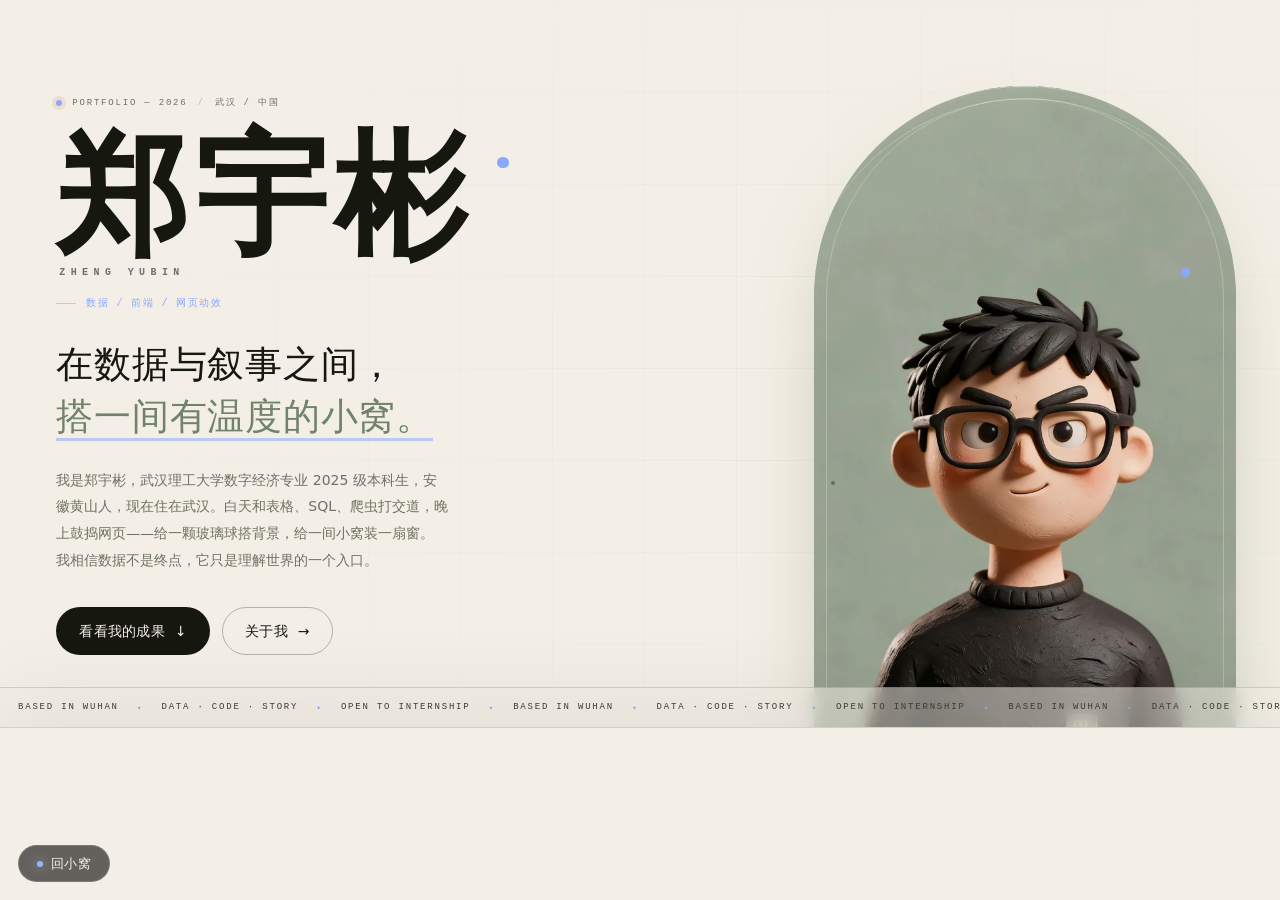
<file: nest/me.html>
<!DOCTYPE html>
<html lang="zh-CN">
<head>
<meta charset="UTF-8">
<meta name="viewport" content="width=device-width, initial-scale=1, viewport-fit=cover">
<title>介绍 · 郑宇彬的小窝</title>
<meta name="description" content="郑宇彬的个人介绍：关于、成绩、能力、成果、经历、随笔、爱好与联系。">
<meta name="theme-color" content="#05070c">
<meta property="og:title" content="介绍 · 郑宇彬的小窝">
<meta property="og:description" content="郑宇彬的个人介绍页。">
<meta property="og:type" content="website">
<link rel="icon" href="data:image/svg+xml,%3Csvg xmlns='http://www.w3.org/2000/svg' viewBox='0 0 64 64'%3E%3Crect width='64' height='64' rx='14' fill='%230b1220'/%3E%3Ctext x='32' y='43' font-size='30' text-anchor='middle' fill='%238aa8ff' font-family='sans-serif'%3EN%3C/text%3E%3C/svg%3E">
<style>
html,body{margin:0;height:100%;background:#05070c;overflow:hidden}
.me-frame{
  position:fixed;inset:0;width:100%;height:100%;border:0;
  background:#f4f1e6;
}
.me-chip{
  position:fixed;left:18px;bottom:18px;z-index:50;
  display:inline-flex;align-items:center;gap:8px;
  padding:11px 18px;border-radius:999px;border:1px solid rgba(255,255,255,.16);
  background:rgba(12,10,8,.72);backdrop-filter:blur(14px);
  color:#f6f1e4;text-decoration:none;
  font:500 13px/1 -apple-system,BlinkMacSystemFont,"Segoe UI","PingFang SC","Hiragino Sans GB","Microsoft YaHei",sans-serif;
  letter-spacing:.02em;transition:transform .18s ease,background .18s ease,opacity .18s ease;
  opacity:.86;
}
.me-chip:hover{transform:translateY(-2px);background:rgba(12,10,8,.9);opacity:1}
.me-chip i{
  width:6px;height:6px;border-radius:50%;background:#8aa8ff;flex:none;
  box-shadow:0 0 10px rgba(138,168,255,.8)
}
@media (max-width:520px){
  .me-chip{left:12px;bottom:12px;padding:10px 15px;font-size:12px}
}
</style>
</head>
<body>

<iframe class="me-frame" id="me-frame" src="about-site/index.html" title="郑宇彬的个人介绍" allow="fullscreen"></iframe>

<a class="me-chip" href="index.html?enter=1"><i></i>回小窝</a>

<script>
  // 内嵌整页时补两处矮视口布局修正：
  // 1) 首屏给一个高度下限，底部的状态块不再压住按钮；
  // 2) 左下「向下滚动 / SCROLL」在矮窗口会叠字，收掉。
  (function () {
    var frame = document.getElementById("me-frame");
    if (!frame) return;
    var PATCH = [
      ".hero{min-height:max(100svh,900px)}",
      ".hero__foot{display:none}"
    ].join("\n");
    function apply() {
      try {
        var doc = frame.contentDocument;
        if (!doc || !doc.head) return;
        if (doc.getElementById("me-viewport-patch")) return;
        var style = doc.createElement("style");
        style.id = "me-viewport-patch";
        style.textContent = PATCH;
        doc.head.appendChild(style);
      } catch (e) { /* 跨域或未加载完，忽略 */ }
    }
    frame.addEventListener("load", apply);
    apply();
  })();
</script>

</body>
</html>
</file>
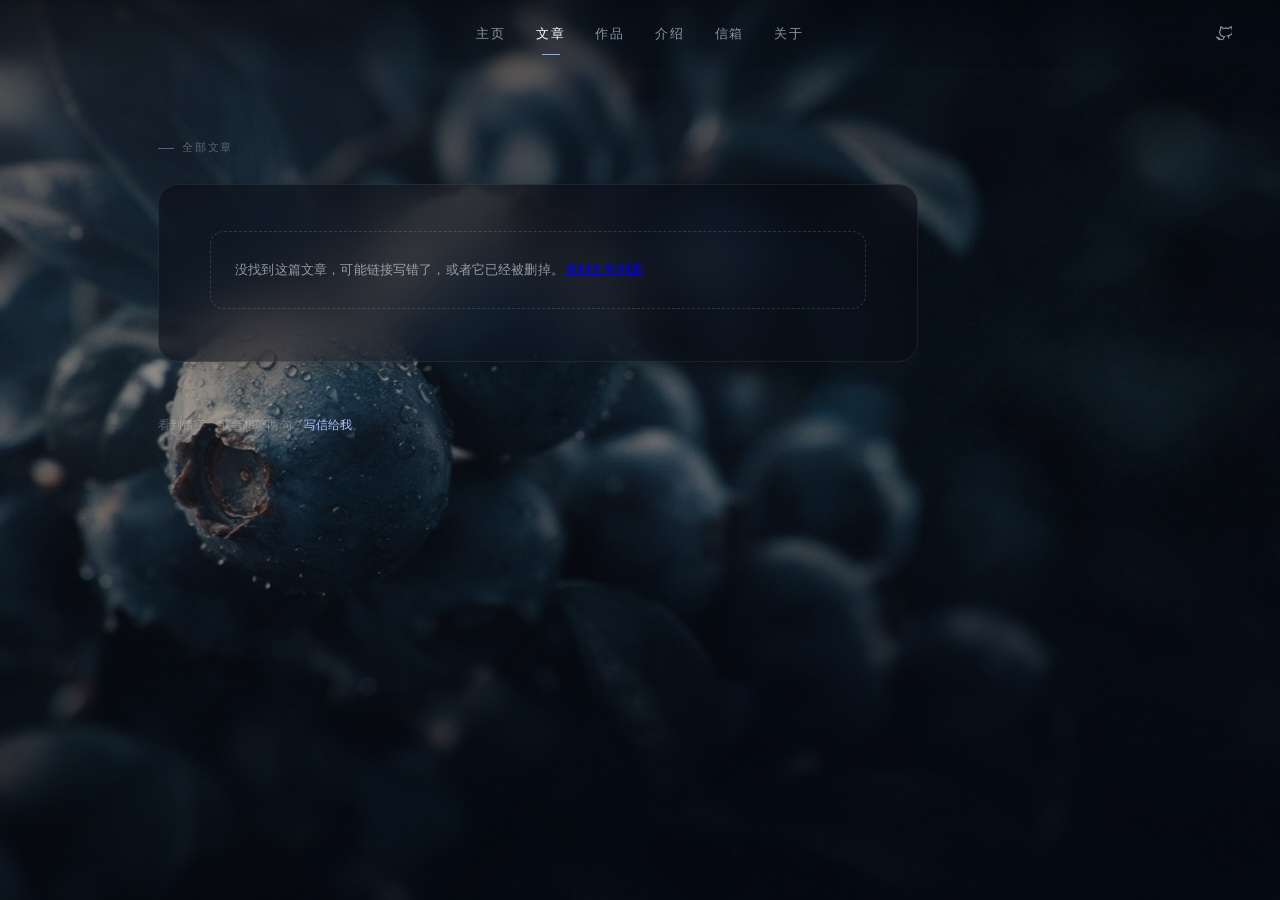
<file: nest/post.html>
<!DOCTYPE html>
<html lang="zh-CN">
<head>
<meta charset="UTF-8">
<meta name="viewport" content="width=device-width, initial-scale=1, viewport-fit=cover">
<title>文章 · 郑宇彬的小窝</title>
<meta name="description" content="郑宇彬的小窝 · 一篇文章。">
<meta name="theme-color" content="#05070c">
<meta property="og:type" content="article">
<link rel="icon" href="data:image/svg+xml,%3Csvg xmlns='http://www.w3.org/2000/svg' viewBox='0 0 64 64'%3E%3Crect width='64' height='64' rx='14' fill='%230b1220'/%3E%3Ctext x='32' y='43' font-size='30' text-anchor='middle' fill='%238aa8ff' font-family='sans-serif'%3EN%3C/text%3E%3C/svg%3E">
<link rel="stylesheet" href="assets/css/site.css?v=20261108n">
<link rel="stylesheet" href="assets/css/sub.css?v=20261108n">
</head>
<body data-page="post">

<div class="walls" aria-hidden="true">
  <div class="wall on"></div>
  <div class="veil"></div>
  <div class="grain"></div>
</div>

<header class="topbar">
  <nav class="nav">
    <a class="nav__item" href="index.html">主页</a>
    <a class="nav__item on" href="posts.html">文章</a>
    <a class="nav__item" href="works.html">作品</a>
    <a class="nav__item" href="me.html">介绍</a>
    <a class="nav__item" href="index.html#mail">信箱</a>
    <a class="nav__item" href="index.html#about">关于</a>
  </nav>
  <div class="topbar__right">
    <a class="iconbtn" href="https://github.com/byuyan" target="_blank" rel="noopener" aria-label="GitHub">
      <svg viewBox="0 0 24 24" aria-hidden="true"><path d="M9 19c-4 1.5-4-2.5-6-3 2 0 3 .5 4.5 2.5 1.5 2 3.5 1 5 0 .2-1.4.8-2.3 1.5-2.8-4-.5-6.5-2.3-6.5-6.5 0-1.7.5-2.5 1.5-3.5-.4-1.2-.4-2.2 0-3.2 0 0 1.5.2 3.5 2 2.5-.5 4.5-.5 7 0 2-1.8 3.5-2 3.5-2 .4 1 .4 2 .3 1.2 1 2 1.5 3.7 1.5 4.2 0 4.2-2.5 6-6.5 6.5.8.6 1.3 1.6 1.4 2.8"/></svg>
    </a>
  </div>
</header>

<main class="subwrap">
  <a class="backlink" href="posts.html"><i></i>全部文章</a>
  <article id="article" class="article">
    <div class="subnote">正在读取…</div>
  </article>
  <p style="margin:52px 0 0;font-size:12px;color:var(--faint);line-height:1.9">
    看到错字、或者想聊两句？<a href="index.html#mail" style="color:#a9c0ff;text-decoration:none">写信给我</a>。
  </p>
</main>

<script src="assets/js/md.js?v=20261108n"></script>
<script src="assets/js/sub.js?v=20261108n"></script>
</body>
</html>
</file>
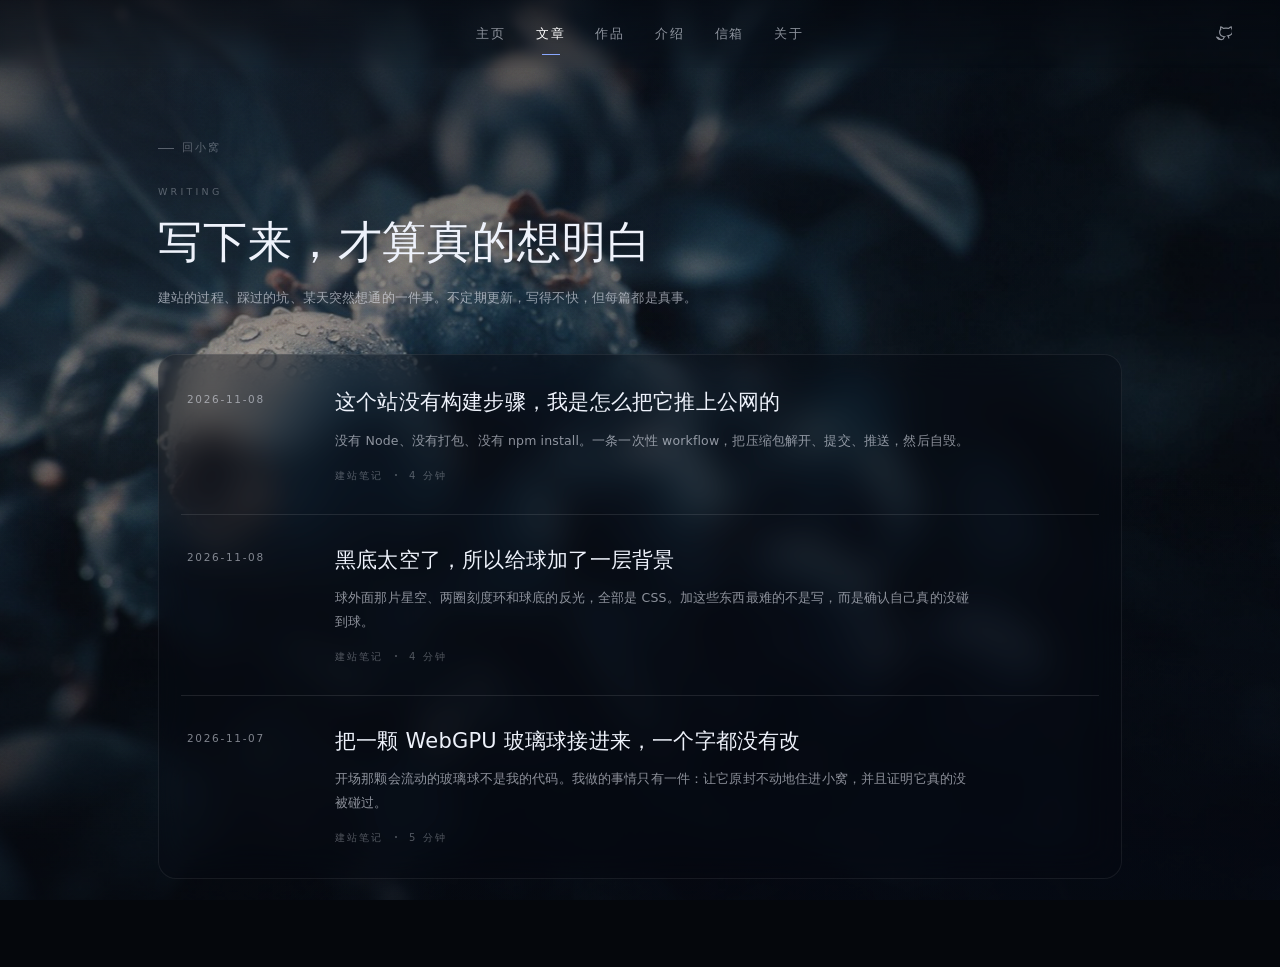
<file: nest/posts.html>
<!DOCTYPE html>
<html lang="zh-CN">
<head>
<meta charset="UTF-8">
<meta name="viewport" content="width=device-width, initial-scale=1, viewport-fit=cover">
<title>文章 · 郑宇彬的小窝</title>
<meta name="description" content="郑宇彬的写作：建站的过程、数据里的发现、以及一些想清楚的事。">
<meta name="theme-color" content="#05070c">
<meta property="og:title" content="文章 · 郑宇彬的小窝">
<meta property="og:description" content="建站的过程、数据里的发现、以及一些想清楚的事。">
<meta property="og:type" content="website">
<link rel="icon" href="data:image/svg+xml,%3Csvg xmlns='http://www.w3.org/2000/svg' viewBox='0 0 64 64'%3E%3Crect width='64' height='64' rx='14' fill='%230b1220'/%3E%3Ctext x='32' y='43' font-size='30' text-anchor='middle' fill='%238aa8ff' font-family='sans-serif'%3EN%3C/text%3E%3C/svg%3E">
<link rel="stylesheet" href="assets/css/site.css?v=20261108n">
<link rel="stylesheet" href="assets/css/sub.css?v=20261108n">
</head>
<body data-page="posts">

<div class="walls" aria-hidden="true">
  <div class="wall on"></div>
  <div class="veil"></div>
  <div class="grain"></div>
</div>

<header class="topbar">
  <nav class="nav">
    <a class="nav__item" href="index.html">主页</a>
    <a class="nav__item on" href="posts.html">文章</a>
    <a class="nav__item" href="works.html">作品</a>
    <a class="nav__item" href="me.html">介绍</a>
    <a class="nav__item" href="index.html#mail">信箱</a>
    <a class="nav__item" href="index.html#about">关于</a>
  </nav>
  <div class="topbar__right">
    <a class="iconbtn" href="https://github.com/byuyan" target="_blank" rel="noopener" aria-label="GitHub">
      <svg viewBox="0 0 24 24" aria-hidden="true"><path d="M9 19c-4 1.5-4-2.5-6-3 2 0 3 .5 4.5 2.5 1.5 2 3.5 1 5 0 .2-1.4.8-2.3 1.5-2.8-4-.5-6.5-2.3-6.5-6.5 0-1.7.5-2.5 1.5-3.5-.4-1.2-.4-2.2 0-3.2 0 0 1.5.2 3.5 2 2.5-.5 4.5-.5 7 0 2-1.8 3.5-2 3.5-2 .4 1 .4 2 .3 1.2 1 2 1.5 3.7 1.5 4.2 0 4.2-2.5 6-6.5 6.5.8.6 1.3 1.6 1.4 2.8"/></svg>
    </a>
  </div>
</header>

<main class="subwrap">
  <a class="backlink" href="index.html"><i></i>回小窝</a>
  <div class="subhead">
    <div class="subhead__eyebrow">WRITING</div>
    <h1 class="subhead__title">写下来，才算真的想明白</h1>
    <p class="subhead__sub">建站的过程、踩过的坑、某天突然想通的一件事。不定期更新，写得不快，但每篇都是真事。</p>
  </div>
  <ul class="plist" id="postList">
    <li class="plist__item"><div class="subnote">正在读取…</div></li>
  </ul>
</main>

<script src="assets/js/md.js?v=20261108n"></script>
<script src="assets/js/sub.js?v=20261108n"></script>
</body>
</html>
</file>
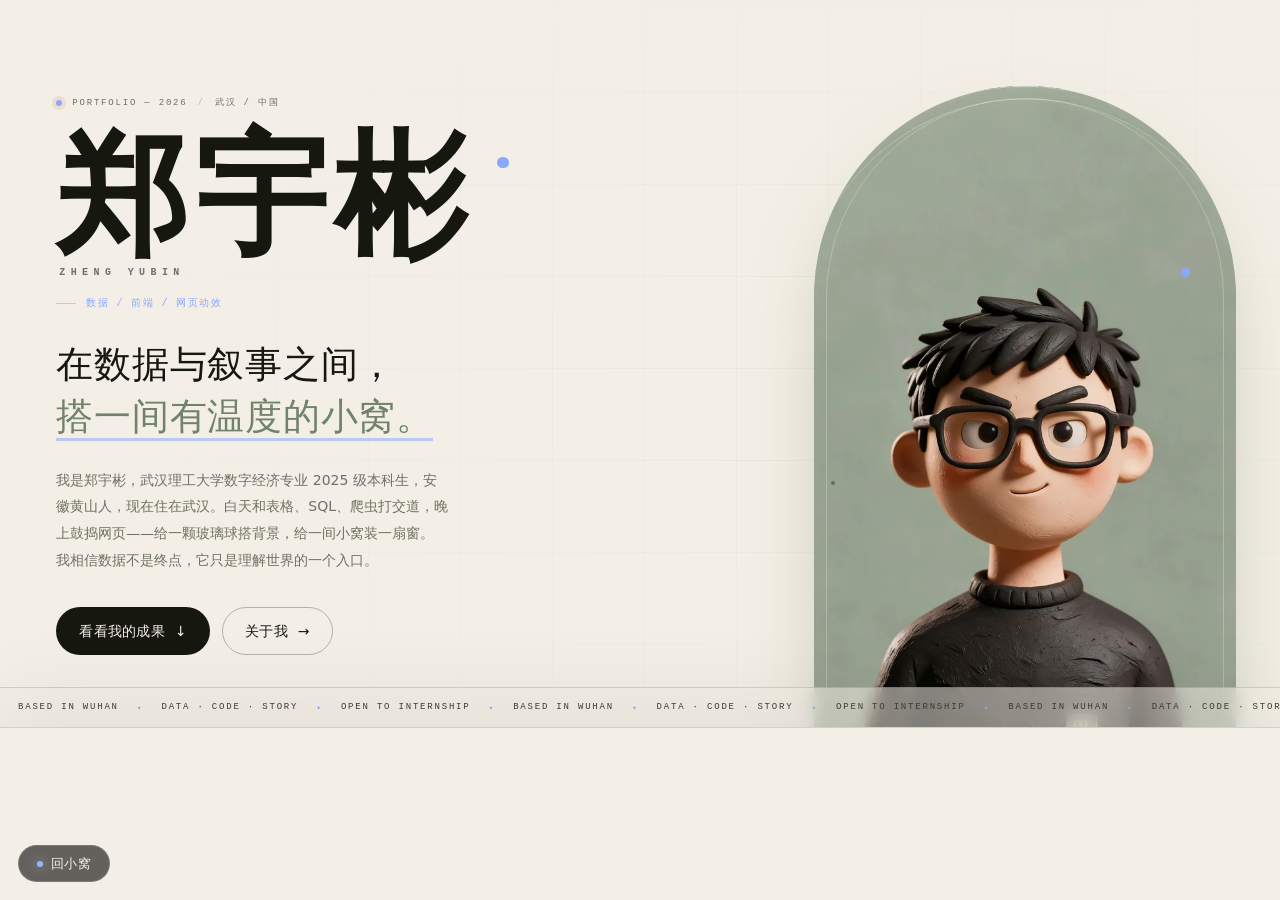
<file: nest/work-orb.html>
<!DOCTYPE html>
<html lang="zh-CN">
<head>
<meta charset="UTF-8">
<meta name="viewport" content="width=device-width, initial-scale=1, viewport-fit=cover">
<title>关于我 · 郑宇彬的小窝</title>
<meta name="description" content="郑宇彬的个人介绍：关于、成绩、能力、成果、经历、随笔、爱好与联系。">
<meta name="theme-color" content="#05070c">
<meta property="og:title" content="关于我 · 郑宇彬的小窝">
<meta property="og:description" content="郑宇彬的个人介绍页。">
<meta property="og:type" content="website">
<link rel="icon" href="data:image/svg+xml,%3Csvg xmlns='http://www.w3.org/2000/svg' viewBox='0 0 64 64'%3E%3Crect width='64' height='64' rx='14' fill='%230b1220'/%3E%3Ctext x='32' y='43' font-size='30' text-anchor='middle' fill='%238aa8ff' font-family='sans-serif'%3EN%3C/text%3E%3C/svg%3E">
<style>
html,body{margin:0;height:100%;background:#05070c;overflow:hidden}
.me-frame{
  position:fixed;inset:0;width:100%;height:100%;border:0;
  background:#f4f1e6;
}
.me-chip{
  position:fixed;left:18px;bottom:18px;z-index:50;
  display:inline-flex;align-items:center;gap:8px;
  padding:11px 18px;border-radius:999px;border:1px solid rgba(255,255,255,.16);
  background:rgba(12,10,8,.72);backdrop-filter:blur(14px);
  color:#f6f1e4;text-decoration:none;
  font:500 13px/1 -apple-system,BlinkMacSystemFont,"Segoe UI","PingFang SC","Hiragino Sans GB","Microsoft YaHei",sans-serif;
  letter-spacing:.02em;transition:transform .18s ease,background .18s ease,opacity .18s ease;
  opacity:.86;
}
.me-chip:hover{transform:translateY(-2px);background:rgba(12,10,8,.9);opacity:1}
.me-chip i{
  width:6px;height:6px;border-radius:50%;background:#8aa8ff;flex:none;
  box-shadow:0 0 10px rgba(138,168,255,.8)
}
@media (max-width:520px){
  .me-chip{left:12px;bottom:12px;padding:10px 15px;font-size:12px}
}
</style>
</head>
<body>

<iframe class="me-frame" id="me-frame" src="about-site/index.html?v=20261108z10" title="郑宇彬的个人介绍" allow="fullscreen"></iframe>

<a class="me-chip" href="index.html?enter=1" id="backNest"><i></i>回小窝</a>

<script>
  // 内嵌整页时补两处矮视口布局修正：
  // 1) 首屏给一个高度下限，底部的状态块不再压住按钮；
  // 2) 左下「向下滚动 / SCROLL」在矮窗口会叠字，收掉。
  (function () {
    var frame = document.getElementById("me-frame");
    if (!frame) return;
    var PATCH = [
      ".hero{min-height:max(100svh,900px)}",
      ".hero__foot{display:none}"
    ].join("\n");
    function apply() {
      try {
        var doc = frame.contentDocument;
        if (!doc || !doc.head) return;
        if (doc.getElementById("me-viewport-patch")) return;
        var style = doc.createElement("style");
        style.id = "me-viewport-patch";
        style.textContent = PATCH;
        doc.head.appendChild(style);
      } catch (e) { /* 跨域或未加载完，忽略 */ }
    }
    frame.addEventListener("load", apply);
    apply();
  })();
</script>

<script>
  // 回小窝按来路返回：从作品页点进来的，回作品页
  (function () {
    var from = '';
    try { from = sessionStorage.getItem('nest.return.page.v1') || ''; } catch (err) {}
    var link = document.getElementById('backNest');
    if (!link) return;
    if (from === 'works.html') link.setAttribute('href', 'works.html?enter=1');
  })();
</script>

</body>
</html>
</file>
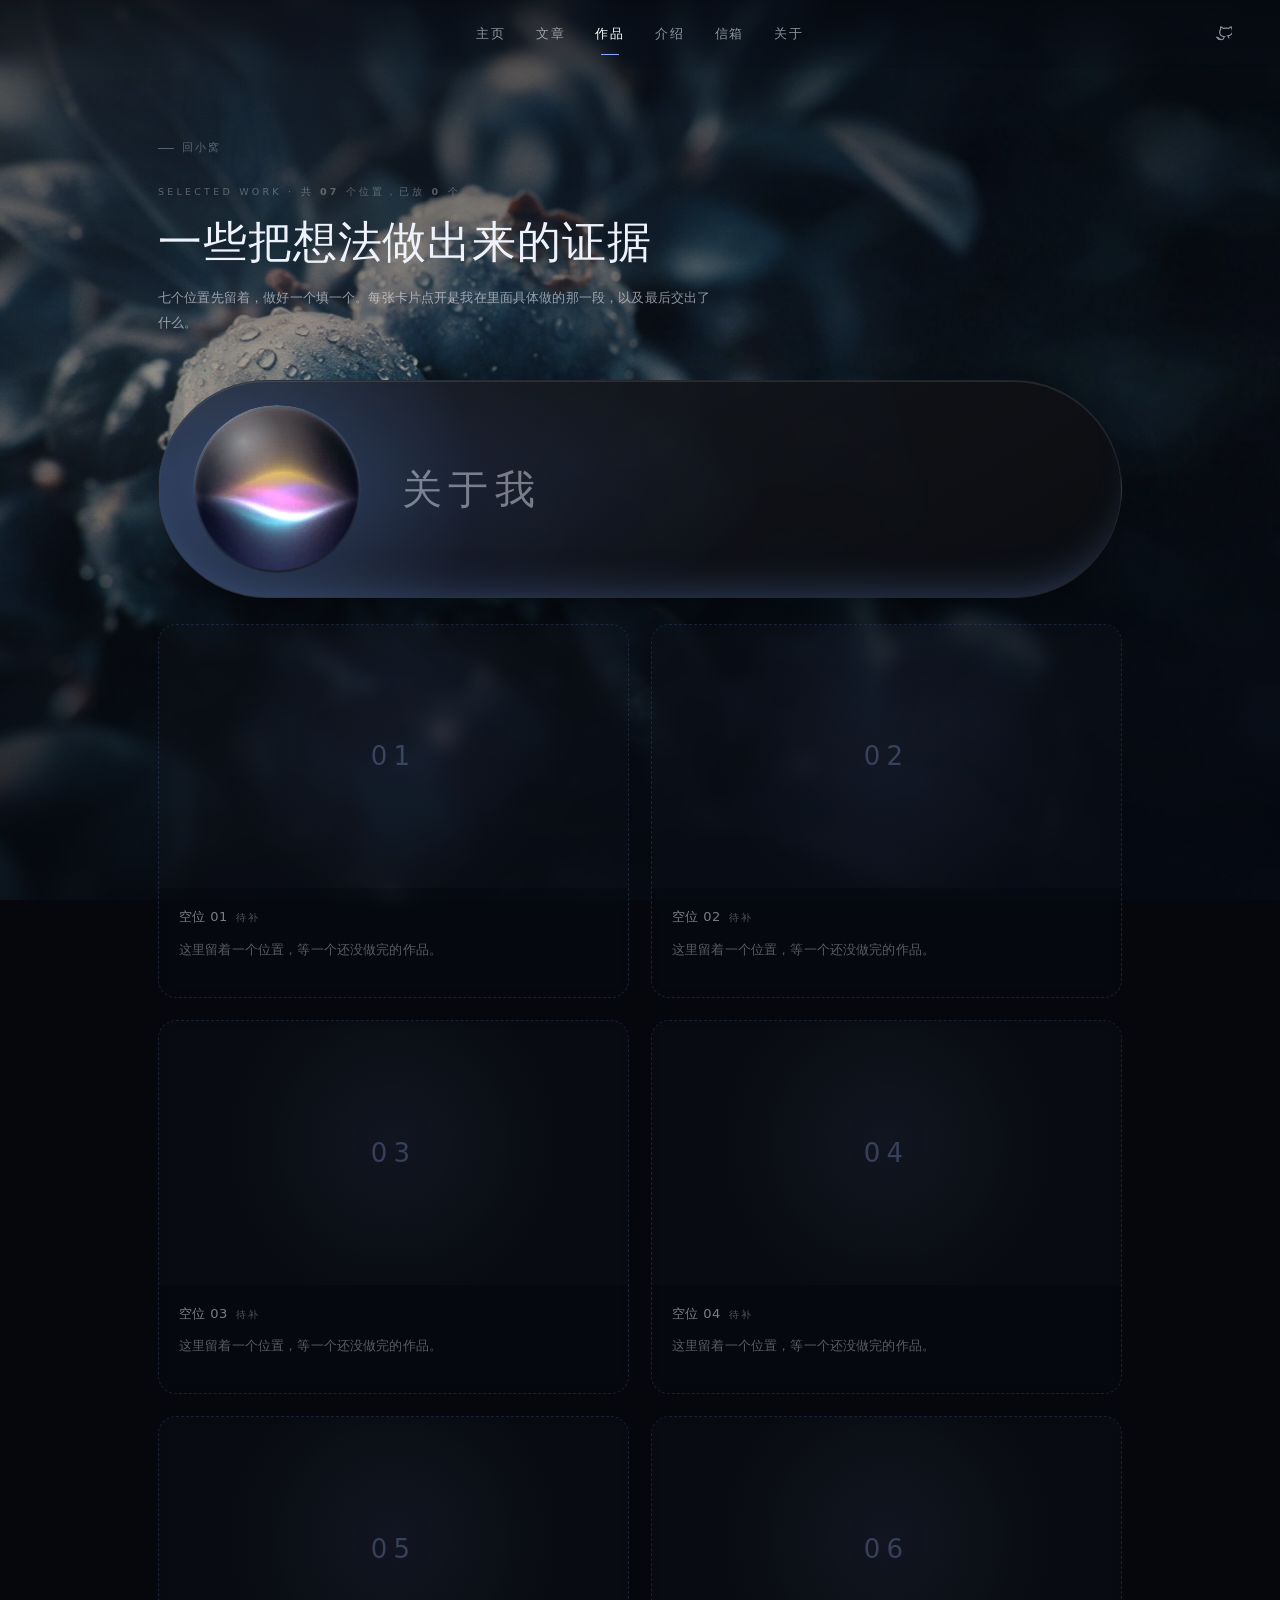
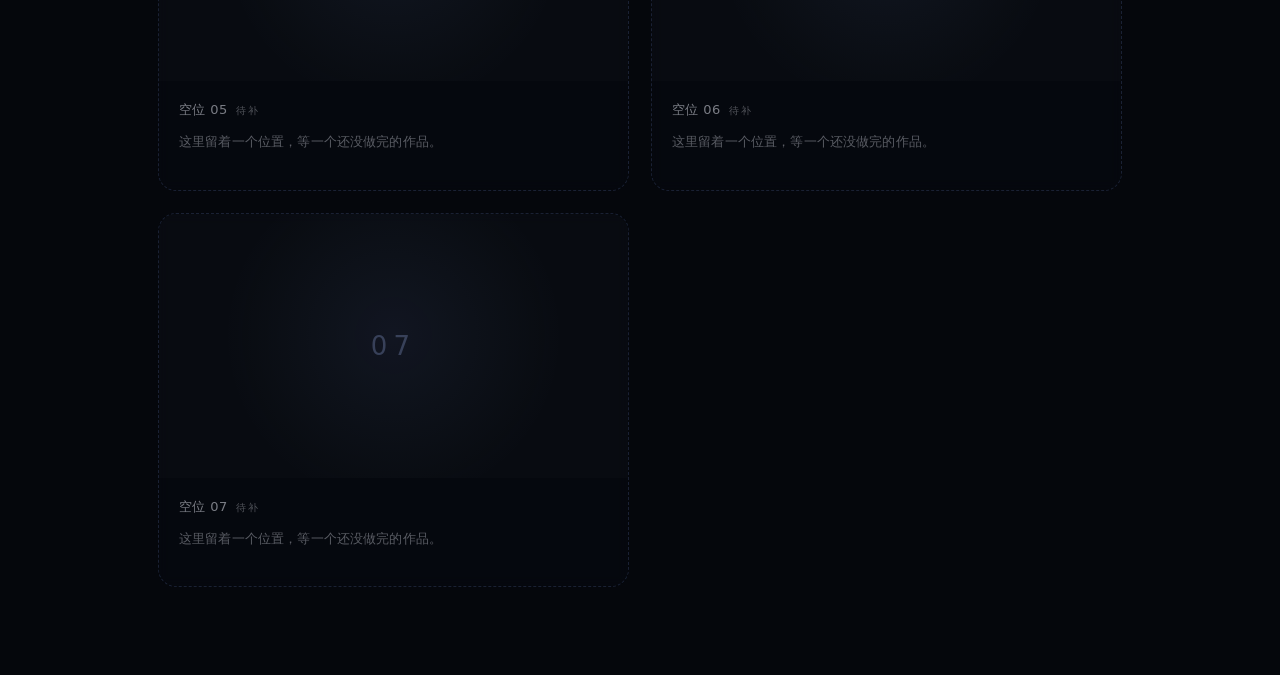
<file: nest/works.html>
<!DOCTYPE html>
<html lang="zh-CN">
<head>
<meta charset="UTF-8">
<meta name="viewport" content="width=device-width, initial-scale=1, viewport-fit=cover">
<title>作品 · 郑宇彬的小窝</title>
<meta name="description" content="郑宇彬的作品：数据可视化、工具产品、网页叙事与产品设计。">
<meta name="theme-color" content="#05070c">
<meta property="og:title" content="作品 · 郑宇彬的小窝">
<meta property="og:description" content="数据可视化、工具产品、网页叙事与产品设计。">
<meta property="og:type" content="website">
<link rel="icon" href="data:image/svg+xml,%3Csvg xmlns='http://www.w3.org/2000/svg' viewBox='0 0 64 64'%3E%3Crect width='64' height='64' rx='14' fill='%230b1220'/%3E%3Ctext x='32' y='43' font-size='30' text-anchor='middle' fill='%238aa8ff' font-family='sans-serif'%3EN%3C/text%3E%3C/svg%3E">
<link rel="stylesheet" href="assets/css/site.css?v=20261108z7">
<link rel="stylesheet" href="assets/css/sub.css?v=20261108z7">
</head>
<body data-page="works">

<div class="walls" aria-hidden="true">
  <div class="wall on"></div>
  <div class="veil"></div>
  <div class="grain"></div>
</div>

<header class="topbar">
  <nav class="nav">
    <a class="nav__item" href="index.html">主页</a>
    <a class="nav__item" href="posts.html">文章</a>
    <a class="nav__item on" href="works.html">作品</a>
    <a class="nav__item" href="me.html">介绍</a>
    <a class="nav__item" href="index.html#mail">信箱</a>
    <a class="nav__item" href="index.html#about">关于</a>
  </nav>
  <div class="topbar__right">
    <a class="iconbtn" href="https://github.com/byuyan" target="_blank" rel="noopener" aria-label="GitHub">
      <svg viewBox="0 0 24 24" aria-hidden="true"><path d="M9 19c-4 1.5-4-2.5-6-3 2 0 3 .5 4.5 2.5 1.5 2 3.5 1 5 0 .2-1.4.8-2.3 1.5-2.8-4-.5-6.5-2.3-6.5-6.5 0-1.7.5-2.5 1.5-3.5-.4-1.2-.4-2.2 0-3.2 0 0 1.5.2 3.5 2 2.5-.5 4.5-.5 7 0 2-1.8 3.5-2 3.5-2 .4 1 .4 2 .3 1.2 1 2 1.5 3.7 1.5 4.2 0 4.2-2.5 6-6.5 6.5.8.6 1.3 1.6 1.4 2.8"/></svg>
    </a>
  </div>
</header>

<main class="subwrap">
  <a class="backlink" href="index.html"><i></i>回小窝</a>
  <div class="subhead">
    <div class="subhead__eyebrow">SELECTED WORK · 共 <b id="workCount">07</b> 个位置，已放 <b id="workFilled">0</b> 个</div>
    <h1 class="subhead__title">一些把想法做出来的证据</h1>
    <p class="subhead__sub">七个位置先留着，做好一个填一个。每张卡片点开是我在里面具体做的那一段，以及最后交出了什么。</p>
  </div>
  <a class="wfeat" href="work-orb.html?v=20261108z7" aria-label="关于我">
    <span class="wfeat__orb">
      <iframe class="wfeat__live" src="assets/orb-ai/orb-v2.html?v=20261108z7" loading="lazy" tabindex="-1" aria-hidden="true" scrolling="no"></iframe>
      <img class="wfeat__still" src="assets/img/orb-thumb.png" alt="" aria-hidden="true">
      <span class="wfeat__sheen" aria-hidden="true"></span>
    </span>
    <span class="wfeat__label">关于我</span>
  </a>
  <script>
    (function () {
      var orb = document.querySelector('.wfeat__orb');
      if (!orb) return;
      var live = orb.querySelector('.wfeat__live');
      var still = orb.querySelector('.wfeat__still');
      function fallback() { live.style.display = 'none'; still.style.display = 'block'; }
      if (!navigator.gpu || !navigator.gpu.requestAdapter) return fallback();
      var done = false;
      var t = setTimeout(function () { if (!done) fallback(); }, 4000);
      navigator.gpu.requestAdapter().then(function (a) {
        done = true; clearTimeout(t); if (!a) fallback();
      }).catch(function () { done = true; clearTimeout(t); fallback(); });
    })();
  </script>
  <div class="wgrid" id="workGrid">
    <div class="subnote">正在读取…</div>
  </div>
</main>

<script src="assets/js/sub.js?v=20261108z7"></script>
</body>
</html>
</file>
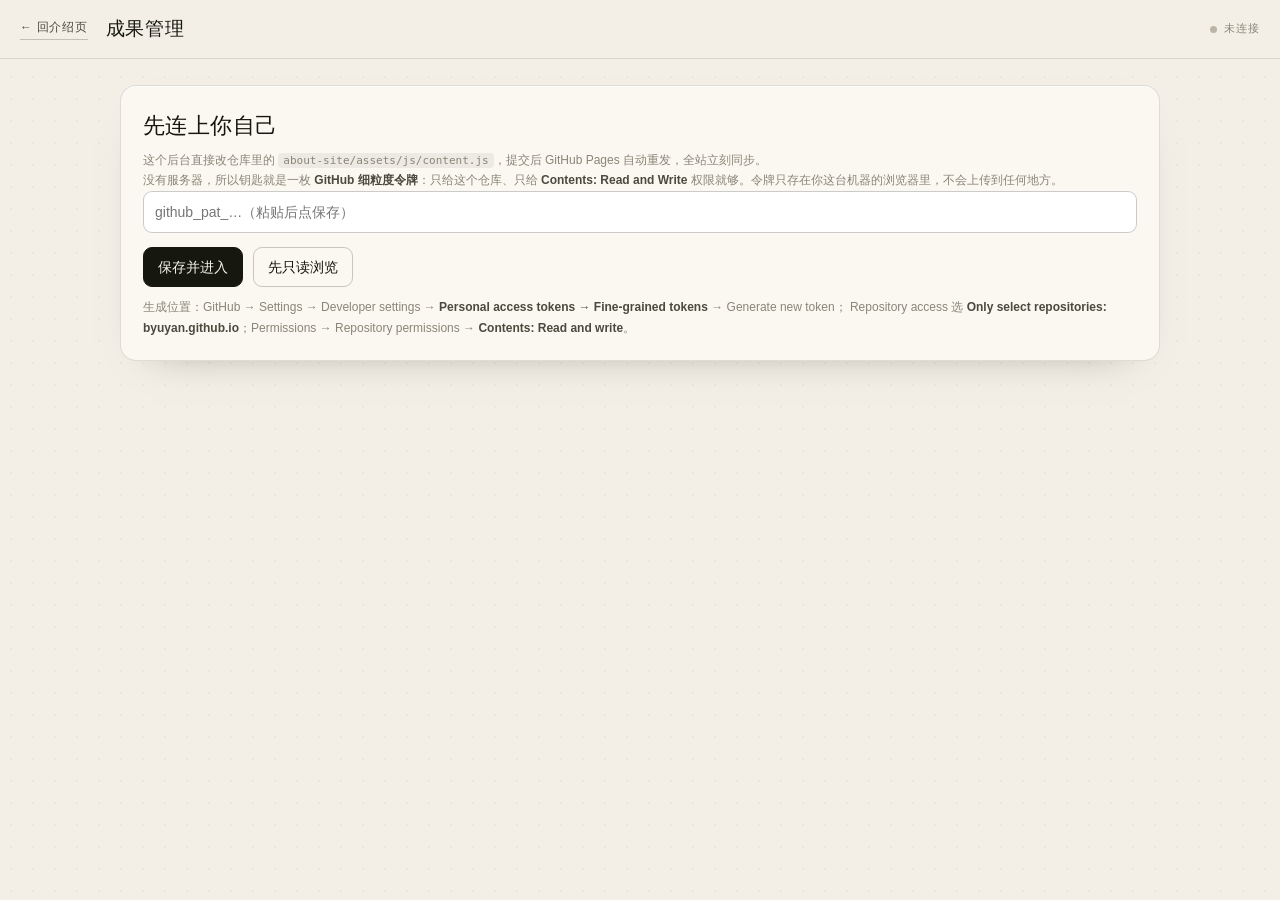
<file: nest/about-site/admin.html>
<!DOCTYPE html>
<html lang="zh-CN">
<head>
<meta charset="UTF-8" />
<meta name="viewport" content="width=device-width, initial-scale=1.0" />
<meta name="robots" content="noindex, nofollow" />
<meta name="theme-color" content="#f3efe6" />
<title>成果管理 · 郑宇彬</title>
<style>
  :root{
    --paper:#f3efe6; --paper-2:#fbf8f1; --ink:#16170f; --ink-2:#4a4a3e; --ink-3:#8a8578;
    --line:rgba(22,23,15,.12); --line-2:rgba(22,23,15,.22); --gold:#a8813f; --danger:#a3423a;
    --serif:"Songti SC","Noto Serif SC","Source Han Serif SC",Georgia,"Times New Roman",serif;
    --mono:ui-monospace,SFMono-Regular,"SF Mono",Menlo,Consolas,monospace;
    --sans:-apple-system,BlinkMacSystemFont,"Segoe UI","PingFang SC","Microsoft YaHei",sans-serif;
  }
  *{box-sizing:border-box}
  html,body{margin:0;padding:0}
  body{background:var(--paper);color:var(--ink);font-family:var(--sans);font-size:14px;line-height:1.6;
    -webkit-font-smoothing:antialiased;background-image:radial-gradient(rgba(22,23,15,.045) 1px,transparent 1px);background-size:22px 22px}
  a{color:inherit}
  .top{position:sticky;top:0;z-index:30;display:flex;align-items:center;gap:18px;padding:14px 20px;
    background:rgba(243,239,230,.86);backdrop-filter:blur(14px);border-bottom:1px solid var(--line)}
  .top .back{font-size:12px;letter-spacing:.06em;text-decoration:none;color:var(--ink-2);border-bottom:1px solid var(--line-2);padding-bottom:2px}
  .top .brand{font-family:var(--serif);font-size:19px;letter-spacing:.04em}
  .top .dot{margin-left:auto;font-size:11px;letter-spacing:.1em;font-family:var(--mono);color:var(--ink-3);
    display:inline-flex;align-items:center;gap:7px}
  .top .dot::before{content:"";width:7px;height:7px;border-radius:50%;background:#b9b4a6}
  .top .dot.on::before{background:#6f8a55}
  .top .dot.ro::before{background:var(--gold)}
  main{max-width:1080px;margin:0 auto;padding:26px 20px 80px}
  h2{font-family:var(--serif);font-weight:400;font-size:22px;margin:0 0 6px;letter-spacing:.02em}
  .card{background:var(--paper-2);border:1px solid var(--line);border-radius:16px;padding:22px;
    box-shadow:0 1px 0 rgba(255,255,255,.6) inset,0 18px 40px -34px rgba(22,23,15,.5)}
  .hint{font-size:12px;color:var(--ink-3);line-height:1.7;margin:10px 0 0}
  .hint b{color:var(--ink-2);font-weight:600}
  .hint code{font-family:var(--mono);font-size:11px;background:rgba(22,23,15,.06);padding:1px 5px;border-radius:4px}
  input[type=text],input[type=password],input[type=url],textarea,select{
    width:100%;font:inherit;color:var(--ink);background:#fff;border:1px solid var(--line-2);border-radius:9px;
    padding:9px 11px;outline:none;transition:border-color .15s,box-shadow .15s}
  input:focus,textarea:focus,select:focus{border-color:var(--gold);box-shadow:0 0 0 3px rgba(168,129,63,.14)}
  textarea{resize:vertical;min-height:86px;line-height:1.65}
  .row{display:flex;gap:10px;align-items:center;flex-wrap:wrap;margin-top:14px}
  button{font:inherit;cursor:pointer;border:1px solid var(--line-2);background:#fff;color:var(--ink);
    border-radius:9px;padding:8px 14px;transition:background .15s,border-color .15s,opacity .15s}
  button:hover{background:#f6f2e8}
  button.primary{background:var(--ink);color:#f7f3ea;border-color:var(--ink)}
  button.primary:hover{background:#2a2b20}
  button.ghost{background:transparent}
  button.danger{color:var(--danger);border-color:rgba(163,66,58,.32)}
  button:disabled{opacity:.42;cursor:not-allowed}
  .bar{display:flex;align-items:center;gap:12px;flex-wrap:wrap;margin:22px 0 12px}
  .bar .cnt{font-family:var(--mono);font-size:12px;letter-spacing:.08em;color:var(--ink-3)}
  .bar .sp{margin-left:auto;display:flex;gap:8px;flex-wrap:wrap}
  .list{list-style:none;margin:0;padding:0;display:grid;gap:10px}
  .item{display:grid;grid-template-columns:96px 1fr auto;gap:14px;align-items:center;padding:12px;
    background:var(--paper-2);border:1px solid var(--line);border-radius:13px}
  .item.empty{opacity:.6;border-style:dashed}
  .thumb{width:96px;height:72px;border-radius:8px;overflow:hidden;background:#e7e2d6;display:grid;place-items:center}
  .thumb img{width:100%;height:100%;object-fit:cover;display:block}
  .thumb span{font-family:var(--mono);font-size:10px;color:var(--ink-3)}
  .item .t{font-family:var(--serif);font-size:17px}
  .item .m{font-family:var(--mono);font-size:11px;letter-spacing:.06em;color:var(--ink-3);margin-top:3px}
  .item .s{font-size:12px;color:var(--ink-2);margin-top:5px;display:-webkit-box;-webkit-line-clamp:2;-webkit-box-orient:vertical;overflow:hidden}
  .item .acts{display:flex;gap:6px;flex-wrap:wrap;justify-content:flex-end}
  .item .acts button{padding:6px 10px;font-size:12px}
  .modal{position:fixed;inset:0;z-index:60;display:grid;place-items:center;padding:18px}
  .modal[hidden]{display:none}
  .modal__mask{position:absolute;inset:0;background:rgba(22,23,15,.42);backdrop-filter:blur(3px)}
  .modal__panel{position:relative;width:min(720px,100%);max-height:86vh;overflow:auto;background:var(--paper-2);
    border-radius:18px;padding:22px;box-shadow:0 30px 70px -30px rgba(22,23,15,.7)}
  .modal__head{display:flex;align-items:baseline;gap:12px;margin-bottom:14px}
  .modal__head h3{font-family:var(--serif);font-weight:400;font-size:20px;margin:0}
  .modal__head .x{margin-left:auto;border:none;background:none;font-size:18px;line-height:1;padding:4px 6px;color:var(--ink-3)}
  .grid2{display:grid;grid-template-columns:1fr 1fr;gap:12px}
  label.f{display:block;margin-top:12px}
  label.f>span{display:block;font-family:var(--mono);font-size:11px;letter-spacing:.08em;color:var(--ink-3);margin-bottom:5px}
  .cover-row{display:grid;grid-template-columns:150px 1fr;gap:14px;align-items:start;margin-top:12px}
  .cover-prev{width:150px;height:112px;border-radius:9px;overflow:hidden;background:#e7e2d6;border:1px solid var(--line);
    display:grid;place-items:center}
  .cover-prev img{width:100%;height:100%;object-fit:cover;display:block}
  .toast{position:fixed;left:50%;bottom:26px;transform:translate(-50%,20px);z-index:90;max-width:min(560px,92vw);
    background:rgba(22,23,15,.92);color:#f7f3ea;font-size:13px;padding:11px 16px;border-radius:11px;
    opacity:0;pointer-events:none;transition:opacity .2s,transform .2s;line-height:1.55}
  .toast.on{opacity:1;transform:translate(-50%,0)}
  .toast.err{background:#7d2b25}
  .selftest{position:fixed;left:8px;top:8px;z-index:99;background:#fff;border:1px solid #333;padding:6px;font-size:11px;font-family:monospace}
  @media (max-width:620px){
    .item{grid-template-columns:70px 1fr;grid-template-areas:"thumb body" "acts acts"}
    .thumb{width:70px;height:56px;grid-area:thumb}
    .item .body{grid-area:body}
    .item .acts{grid-area:acts;justify-content:flex-start}
    .cover-row{grid-template-columns:1fr}
    .grid2{grid-template-columns:1fr}
  }
</style>
</head>
<body>

<div class="top">
  <a class="back" href="index.html">← 回介绍页</a>
  <span class="brand">成果管理</span>
  <span class="dot" id="state">未连接</span>
</div>

<main>
  <section class="card" id="gate">
    <h2>先连上你自己</h2>
    <p class="hint" style="margin-top:0">
      这个后台直接改仓库里的 <code>about-site/assets/js/content.js</code>，提交后 GitHub Pages 自动重发，全站立刻同步。<br />
      没有服务器，所以钥匙就是一枚 <b>GitHub 细粒度令牌</b>：只给这个仓库、只给 <b>Contents: Read and Write</b> 权限就够。令牌只存在你这台机器的浏览器里，不会上传到任何地方。
    </p>
    <input type="password" id="pat" placeholder="github_pat_…（粘贴后点保存）" autocomplete="off" spellcheck="false" />
    <div class="row">
      <button class="primary" id="btnConnect">保存并进入</button>
      <button class="ghost" id="btnGuest">先只读浏览</button>
      <button class="ghost" id="btnForget" hidden>忘掉这台机器上的令牌</button>
    </div>
    <p class="hint">
      生成位置：GitHub → Settings → Developer settings → <b>Personal access tokens → Fine-grained tokens</b> → Generate new token；
      Repository access 选 <b>Only select repositories: byuyan.github.io</b>；Permissions → Repository permissions → <b>Contents: Read and write</b>。
    </p>
  </section>

  <section id="board" hidden>
    <div class="bar">
      <span class="cnt" id="count">—</span>
      <div class="sp">
        <button id="btnAdd">＋ 新增一件</button>
        <button id="btnReload" class="ghost">重新读取</button>
        <button id="btnSave" class="primary" disabled>发布到 GitHub</button>
      </div>
    </div>
    <ul class="list" id="list"></ul>
    <p class="hint" id="dirtyHint" hidden>有改动还没发布。点右上角「发布到 GitHub」才会真正生效。</p>
  </section>
</main>

<div class="modal" id="editor" hidden>
  <div class="modal__mask" data-close></div>
  <div class="modal__panel" role="dialog" aria-modal="true" aria-label="编辑作品">
    <div class="modal__head">
      <h3 id="edTitle">编辑作品</h3>
      <button class="x" data-close aria-label="关闭">✕</button>
    </div>

    <div class="grid2">
      <label class="f"><span>标题</span><input type="text" id="f-title" /></label>
      <label class="f"><span>英文名 / 小标</span><input type="text" id="f-en" /></label>
    </div>
    <div class="grid2">
      <label class="f"><span>分类</span><input type="text" id="f-category" /></label>
      <label class="f"><span>年份</label><input type="text" id="f-year" /></label>
    </div>
    <label class="f"><span>一句话简介（卡片上显示）</span><textarea id="f-summary"></textarea></label>
    <label class="f"><span>详细说明（点开后显示）</span><textarea id="f-description" style="min-height:120px"></textarea></label>
    <div class="grid2">
      <label class="f"><span>作品链接</span><input type="url" id="f-link" placeholder="https://…" /></label>
      <label class="f"><span>右上角标签（短）</span><input type="text" id="f-highlight" placeholder="手势即开合 · 实时粒子" /></label>
    </div>
    <label class="f"><span>关键词（逗号分隔）</span><input type="text" id="f-tags" placeholder="手势交互, 粒子" /></label>
    <label class="f"><span>标识 id（英文小写，用于图片文件名）</span><input type="text" id="f-id" /></label>

    <div class="cover-row">
      <div class="cover-prev" id="coverPrev"></div>
      <div>
        <label class="f" style="margin-top:0"><span>封面图（本地上传，会自动压到 1200px 宽）</span>
          <input type="file" id="f-file" accept="image/*" />
        </label>
        <label class="f"><span>或直接填图片路径</span><input type="text" id="f-cover" placeholder="assets/img/cover-xxx.jpg" /></label>
        <div class="row" style="margin-top:8px">
          <label style="display:inline-flex;gap:7px;align-items:center;font-size:12px;color:var(--ink-2)">
            <input type="checkbox" id="f-feat" style="width:auto" /> 精选（featured）
          </label>
        </div>
        <details style="margin-top:10px"><summary style="font-family:var(--mono);font-size:11px;color:var(--ink-3);cursor:pointer">配色（一般不用改）</summary>
          <div class="grid2" style="margin-top:8px">
            <label class="f" style="margin-top:0"><span>accent</span><input type="text" id="f-accent" /></label>
            <label class="f" style="margin-top:0"><span>ink</span><input type="text" id="f-ink" /></label>
          </div>
        </details>
      </div>
    </div>

    <div class="row" style="justify-content:flex-end;margin-top:22px">
      <button class="ghost" data-close>取消</button>
      <button class="primary" id="btnApply">确定</button>
    </div>
  </div>
</div>

<div class="toast" id="toast"></div>

<script>
(function(){
  "use strict";

  var OWNER_REPO = "byuyan/byuyan.github.io";
  var BRANCH = "main";
  var FILE = "nest/about-site/assets/js/content.js";
  var IMG_DIR = "nest/about-site/assets/img/";
  var KEY = "nest.admin.pat.v1";

  var state = { token:"", sha:"", src:"", projects:[], dirty:false, editing:-1 };

  var $ = function(s){ return document.querySelector(s); };
  var elState = $("#state"), elGate = $("#gate"), elBoard = $("#board");
  var elList = $("#list"), elCount = $("#count"), elSave = $("#btnSave"), elDirty = $("#dirtyHint");
  var elEditor = $("#editor");
  var toastTimer = null;

  function toast(msg, isErr){
    var t = $("#toast");
    t.textContent = msg;
    t.classList.toggle("err", !!isErr);
    t.classList.add("on");
    clearTimeout(toastTimer);
    toastTimer = setTimeout(function(){ t.classList.remove("on"); }, isErr ? 6500 : 3800);
  }

  function setState(text, cls){
    elState.textContent = text;
    elState.classList.remove("on","ro");
    if (cls) elState.classList.add(cls);
  }

  /* ---------- base64 <-> utf8 ---------- */
  function enc64(str){
    var bytes = new TextEncoder().encode(str);
    var bin = "", i;
    for (i = 0; i < bytes.length; i += 8192){
      bin += String.fromCharCode.apply(null, bytes.subarray(i, Math.min(i + 8192, bytes.length)));
    }
    return btoa(bin);
  }
  function dec64(b64){
    var bin = atob(String(b64).replace(/[\r\n\s]/g, ""));
    var len = bin.length, bytes = new Uint8Array(len), i;
    for (i = 0; i < len; i++) bytes[i] = bin.charCodeAt(i);
    return new TextDecoder("utf-8").decode(bytes);
  }

  /* ---------- github api ---------- */
  function api(method, path, body){
    var headers = { "Accept": "application/vnd.github+json", "X-GitHub-Api-Version": "2022-11-28" };
    if (state.token) headers["Authorization"] = "Bearer " + state.token;
    return fetch("https://api.github.com/repos/" + OWNER_REPO + "/" + path, {
      method: method,
      headers: headers,
      body: body ? JSON.stringify(body) : undefined,
      cache: "no-store"
    }).then(function(res){
      return res.text().then(function(txt){
        var data = null;
        try { data = txt ? JSON.parse(txt) : null; } catch(e) { data = null; }
        if (!res.ok){
          var m = (data && data.message) ? data.message : ("HTTP " + res.status);
          if (res.status === 401) m = "令牌无效或已过期（401）";
          if (res.status === 404) m = "仓库或文件找不到，或令牌没有 Contents 权限（404）";
          if (res.status === 403) m = "令牌权限不够或被限流（403）：" + m;
          throw new Error(m);
        }
        return data;
      });
    });
  }

  /* ---------- 读 / 写 projects 数组 ---------- */
  function readProjects(src){
    var sandbox = { window: {} };
    var fn = new Function("window", "document", src + "\n;return (window.PORTFOLIO_DEFAULT || {}).projects || [];");
    var list = fn(sandbox.window, {});
    return Array.isArray(list) ? list : [];
  }

  function replaceProjects(src, arr){
    var m = /projects\s*:\s*\[/.exec(src);
    if (!m) throw new Error("在 content.js 里找不到 projects 数组，先不要自动改，联系我");
    var start = m.index + m[0].length - 1; /* 指向 [ */
    var depth = 0, q = null, esc = false, j = start, ch;
    for (; j < src.length; j++){
      ch = src.charAt(j);
      if (q){
        if (esc){ esc = false; continue; }
        if (ch === "\\"){ esc = true; continue; }
        if (ch === q){ q = null; }
        continue;
      }
      if (ch === "\"" || ch === "'" || ch === "`"){ q = ch; continue; }
      if (ch === "[" || ch === "{" || ch === "("){ depth++; continue; }
      if (ch === "]" || ch === "}" || ch === ")"){ depth--; if (depth === 0) break; }
    }
    if (depth !== 0) throw new Error("projects 数组括号没配对，已中止");
    var end = j + 1;
    var json = JSON.stringify(arr, null, 2).split("\n");
    var body = json.map(function(line, idx){ return idx === 0 ? line : "  " + line; }).join("\n");
    return src.slice(0, start) + body + src.slice(end);
  }

  /* ---------- 载入 ---------- */
  function load(){
    setState("读取中…");
    return api("GET", "contents/" + FILE + "?ref=" + encodeURIComponent(BRANCH))
      .then(function(res){
        state.sha = res.sha;
        state.src = dec64(res.content);
        state.projects = readProjects(state.src);
        state.dirty = false;
        setState(state.token ? "已连接 · 可发布" : "只读模式", state.token ? "on" : "ro");
        elGate.hidden = true;
        elBoard.hidden = false;
        render();
      })
      .catch(function(err){
        setState("出错");
        elGate.hidden = false;
        toast(err.message || String(err), true);
      });
  }

  /* ---------- 渲染列表 ---------- */
  function render(){
    elCount.textContent = state.projects.length + " 件成果 · " +
      state.projects.filter(function(p){ return p.featured; }).length + " 件精选";
    elList.innerHTML = "";
    state.projects.forEach(function(p, i){
      var li = document.createElement("li");
      li.className = "item";
      var thumb = p.cover
        ? '<img src="' + esc(p.cover) + '" alt="" loading="lazy" onerror="this.style.display=\'none\'" />'
        : '<span>NO IMG</span>';
      li.innerHTML =
        '<div class="thumb">' + thumb + '</div>' +
        '<div class="body">' +
          '<div class="t">' + esc(p.title || "（未命名）") + '</div>' +
          '<div class="m">' + esc((p.en || "") + (p.category ? " / " + p.category : "") + (p.year ? " / " + p.year : "") + " · " + (p.id || "")) + '</div>' +
          '<div class="s">' + esc(p.summary || "") + '</div>' +
        '</div>' +
        '<div class="acts">' +
          '<button data-up="' + i + '" title="上移">↑</button>' +
          '<button data-down="' + i + '" title="下移">↓</button>' +
          '<button data-edit="' + i + '">编辑</button>' +
          '<button class="danger" data-del="' + i + '">删除</button>' +
        '</div>';
      elList.appendChild(li);
    });
    updateDirty();
  }

  function esc(s){
    return String(s == null ? "" : s).replace(/[&<>"']/g, function(c){
      return { "&":"&amp;", "<":"&lt;", ">":"&gt;", '"':"&quot;", "'":"&#39;" }[c];
    });
  }

  function updateDirty(){
    elDirty.hidden = !state.dirty;
    elSave.disabled = !state.dirty || !state.token;
    elSave.title = state.token ? "" : "先保存令牌才能发布";
  }

  function markDirty(){ state.dirty = true; updateDirty(); }

  /* ---------- 编辑器 ---------- */
  var FIELDS = ["title","en","category","year","summary","description","link","highlight","tags","id","cover","accent","ink"];

  function openEditor(i){
    state.editing = i;
    var p = i < 0
      ? { id:"work-" + Date.now().toString(36), title:"", en:"", category:"网页项目", year:String(new Date().getFullYear()),
          featured:false, accent:"#8a8578", ink:"#16170f", cover:"", summary:"", description:"", link:"", highlight:"", tags:[] }
      : state.projects[i];
    $("#edTitle").textContent = i < 0 ? "新增一件作品" : "编辑作品";
    FIELDS.forEach(function(k){
      var el = $("#f-" + k);
      if (!el) return;
      if (k === "tags") el.value = (p.tags || []).join(", ");
      else el.value = p[k] == null ? "" : p[k];
    });
    $("#f-feat").checked = !!p.featured;
    $("#f-file").value = "";
    paintCover(p.cover);
    elEditor.hidden = false;
    document.body.style.overflow = "hidden";
    setTimeout(function(){ $("#f-title").focus(); }, 30);
  }

  function closeEditor(){
    elEditor.hidden = true;
    document.body.style.overflow = "";
    state.editing = -1;
  }

  function paintCover(src){
    var box = $("#coverPrev");
    box.innerHTML = src ? '<img src="' + esc(src) + '" alt="" onerror="this.parentNode.innerHTML=\'<span style=&quot;font-family:monospace;font-size:11px;color:#8a8578&quot;>图裂了</span>\'" />' : '<span style="font-family:monospace;font-size:11px;color:#8a8578">暂无封面</span>';
  }

  $("#f-cover").addEventListener("input", function(){ paintCover(this.value.trim()); });

  function applyEditor(){
    var p = state.editing < 0
      ? { id:"", title:"", en:"", category:"", year:"", featured:false, accent:"#8a8578", ink:"#16170f",
          cover:"", summary:"", description:"", problem:"", approach:"", outcome:"", cut:"", learned:"",
          shots:[], role:"个人项目 · 独立完成", deliverables:[], tags:[], link:"", highlight:"" }
      : state.projects[state.editing];

    FIELDS.forEach(function(k){
      var v = $("#f-" + k).value.trim();
      if (k === "tags"){
        p.tags = v ? v.split(/[,，、]/).map(function(x){ return x.trim(); }).filter(Boolean) : [];
      } else {
        p[k] = v;
      }
    });
    p.featured = $("#f-feat").checked;

    if (!p.title){ toast("标题不能空着", true); return; }
    if (!p.id){ p.id = "work-" + Date.now().toString(36); }
    if (!/^[a-z0-9-]+$/.test(p.id)){ toast("id 只能用英文小写字母、数字和连字符", true); return; }
    if (state.editing < 0) state.projects.push(p);

    markDirty();
    closeEditor();
    render();
    toast("已放进列表，别忘了点「发布到 GitHub」");
  }

  /* ---------- 封面压缩上传 ---------- */
  function pickCover(file, id){
    return new Promise(function(resolve, reject){
      var img = new Image();
      var url = URL.createObjectURL(file);
      img.onload = function(){
        URL.revokeObjectURL(url);
        var W = 1200, H, c = document.createElement("canvas"), ctx;
        if (img.width >= img.height){ H = Math.round(img.height * W / img.width); }
        else { H = W; W = Math.round(img.width * W / img.height); }
        c.width = W; c.height = H;
        ctx = c.getContext("2d");
        ctx.fillStyle = "#efeade"; ctx.fillRect(0,0,W,H);
        ctx.drawImage(img, 0, 0, W, H);
        resolve(c.toDataURL("image/jpeg", 0.84));
      };
      img.onerror = function(){ URL.revokeObjectURL(url); reject(new Error("这张图读不出来")); };
      img.src = url;
    });
  }

  function uploadCover(dataUrl, id){
    if (!state.token) return Promise.reject(new Error("只读模式下不能上传图片，先保存令牌"));
    var b64 = dataUrl.split(",")[1];
    var path = IMG_DIR + "cover-" + id + ".jpg";
    return api("GET", "contents/" + path + "?ref=" + BRANCH)
      .then(function(res){ return res.sha; }, function(){ return null; })
      .then(function(sha){
        var body = { message: "admin: 上传封面 cover-" + id + ".jpg", content: b64, branch: BRANCH };
        if (sha) body.sha = sha;
        return api("PUT", "contents/" + path, body);
      })
      .then(function(){ return "assets/img/cover-" + id + ".jpg"; });
  }

  /* ---------- 发布 ---------- */
  function publish(){
    if (!state.token){ toast("先保存令牌才能发布", true); return; }
    var next;
    try { next = replaceProjects(state.src, state.projects); }
    catch(err){ toast(err.message, true); return; }

    elSave.disabled = true;
    setState("提交中…");
    api("PUT", "contents/" + FILE, {
      message: "admin: 更新成果列表（" + state.projects.length + " 件）",
      content: enc64(next),
      sha: state.sha,
      branch: BRANCH
    }).then(function(res){
      state.sha = res.content.sha;
      state.src = next;
      state.dirty = false;
      updateDirty();
      setState("已发布 · 等 Pages", "on");
      toast("已提交到 GitHub（" + res.commit.sha.slice(0, 7) + "）。Pages 一般 2–4 分钟后生效。");
    }).catch(function(err){
      setState("发布失败");
      updateDirty();
      toast("发布失败：" + (err.message || err), true);
    });
  }

  /* ---------- 事件绑定 ---------- */
  $("#btnConnect").addEventListener("click", function(){
    var v = $("#pat").value.trim();
    if (!v){ toast("先把令牌粘进去", true); return; }
    state.token = v;
    try { localStorage.setItem(KEY, v); } catch(e) {}
    load();
  });

  $("#btnGuest").addEventListener("click", function(){
    state.token = "";
    load();
  });

  $("#btnForget").addEventListener("click", function(){
    try { localStorage.removeItem(KEY); } catch(e) {}
    state.token = "";
    $("#pat").value = "";
    $("#btnForget").hidden = true;
    setState("未连接");
    toast("这台机器上的令牌已删掉");
  });

  $("#btnReload").addEventListener("click", function(){
    if (state.dirty && !confirm("有改动还没发布，重新读取会丢掉它们。继续？")) return;
    load();
  });

  $("#btnAdd").addEventListener("click", function(){ openEditor(-1); });
  $("#btnSave").addEventListener("click", publish);
  $("#btnApply").addEventListener("click", applyEditor);

  elList.addEventListener("click", function(e){
    var b = e.target.closest("button");
    if (!b) return;
    var i;
    if (b.dataset.edit != null){ openEditor(+b.dataset.edit); return; }
    if (b.dataset.del != null){
      i = +b.dataset.del;
      if (!confirm("删掉「" + (state.projects[i].title || "这件作品") + "」？发布后才会真的消失。")) return;
      state.projects.splice(i, 1);
      markDirty(); render();
      return;
    }
    if (b.dataset.up != null){
      i = +b.dataset.up;
      if (i <= 0) return;
      state.projects.splice(i - 1, 0, state.projects.splice(i, 1)[0]);
      markDirty(); render();
      return;
    }
    if (b.dataset.down != null){
      i = +b.dataset.down;
      if (i >= state.projects.length - 1) return;
      state.projects.splice(i + 1, 0, state.projects.splice(i, 1)[0]);
      markDirty(); render();
    }
  });

  elEditor.addEventListener("click", function(e){
    if (e.target.hasAttribute("data-close")) closeEditor();
  });
  document.addEventListener("keydown", function(e){
    if (e.key === "Escape" && !elEditor.hidden) closeEditor();
  });

  $("#f-file").addEventListener("change", function(){
    var f = this.files && this.files[0];
    if (!f) return;
    var id = ($("#f-id").value.trim() || "work");
    if (!/^[a-z0-9-]+$/.test(id)){ toast("先把 id 改成英文小写再传图", true); this.value = ""; return; }
    if (!state.token){ toast("只读模式下不能上传图片", true); this.value = ""; return; }
    toast("正在压图并上传…");
    pickCover(f, id).then(function(dataUrl){
      return uploadCover(dataUrl, id).then(function(path){
        $("#f-cover").value = path;
        paintCover(path);
        toast("封面已上传：" + path);
      });
    }).catch(function(err){ toast("封面上传失败：" + (err.message || err), true); });
  });

  /* ---------- 启动 ---------- */
  var saved = "";
  try { saved = localStorage.getItem(KEY) || ""; } catch(e) {}
  if (saved){
    state.token = saved;
    $("#pat").value = saved;
    $("#btnForget").hidden = false;
    load();
  } else {
    setState("未连接");
  }

  /* 自检：?selftest=1 时验证解析/回写不破坏原文 */
  if (/(^|[?&])selftest=1/.test(location.search)){
    load().then(function(){
      var out = { count: state.projects.length, ok: true, err: "" };
      try {
        var next = replaceProjects(state.src, state.projects);
        var re = readProjects(next);
        out.roundtrip = (re.length === state.projects.length);
        out.grew = next.length - state.src.length;
      } catch(e){ out.ok = false; out.err = String(e && e.message || e); }
      var d = document.createElement("div");
      d.className = "selftest";
      d.textContent = "SELFTEST " + JSON.stringify(out);
      document.body.appendChild(d);
    });
  }
})();
</script>
</body>
</html>
</file>
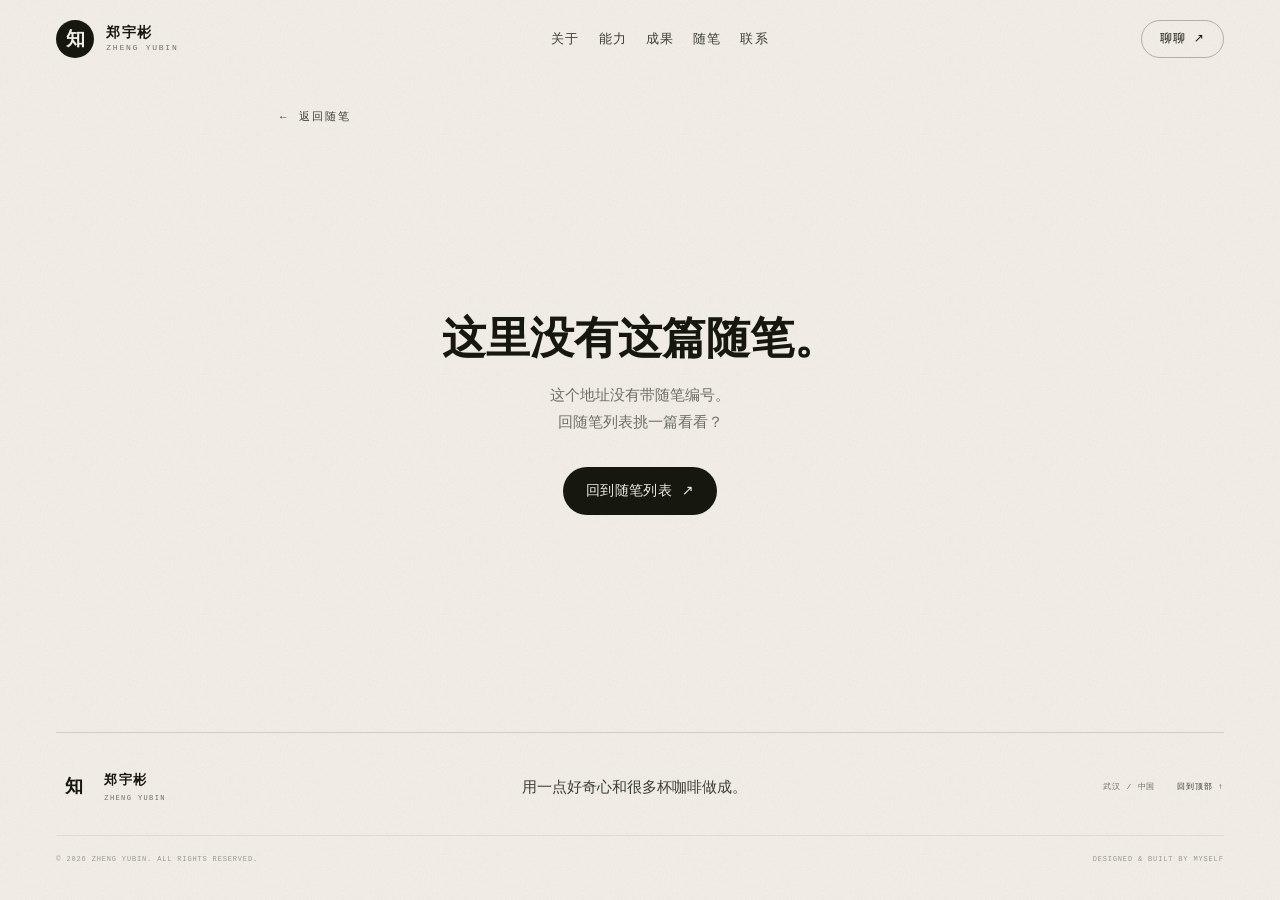
<file: nest/about-site/note.html>
<!DOCTYPE html>
<html lang="zh-CN">
<head>
  <meta charset="UTF-8" />
  <meta name="viewport" content="width=device-width, initial-scale=1.0, viewport-fit=cover" />
  <meta name="theme-color" content="#f3efe6" />
  <title>随笔 · 郑宇彬</title>
  <meta name="description" content="郑宇彬的学习随笔。" />
  <meta name="robots" content="index,follow" />
  <meta property="og:type" content="article" />
  <meta property="og:title" content="随笔 · 郑宇彬" />
  <meta property="og:description" content="郑宇彬的学习随笔。" />
  <meta name="twitter:card" content="summary_large_image" />
  <link rel="icon" href="assets/img/favicon.svg" type="image/svg+xml" />
  <link rel="stylesheet" href="assets/css/tokens.css?v=20261114" />
  <link rel="stylesheet" href="assets/css/style.css?v=20261114" />
  <link rel="stylesheet" href="assets/css/project.css?v=20261114" />
  <link rel="stylesheet" href="assets/css/note.css?v=20261114" />
</head>
<body>
  <a class="skip-link" href="#main">跳到主要内容</a>
  <div class="grain" aria-hidden="true"></div>
  <div class="read-progress" aria-hidden="true"><span id="read-progress-bar"></span></div>

  <!-- ================= NAV ================= -->
  <header class="nav">
    <a class="nav__brand" href="index.html" aria-label="回到首页">
      <span class="nav__mark">知</span>
      <span class="nav__brand-text">
        <strong data-profile-name>郑宇彬</strong>
        <em data-profile-name-en>ZHENG YUBIN</em>
      </span>
    </a>

    <nav class="nav__links" aria-label="主导航">
      <a href="index.html#about">关于</a>
      <a href="index.html#skills">能力</a>
      <a href="index.html#projects">成果</a>
      <a href="index.html#notes">随笔</a>
      <a href="index.html#contact">联系</a>
    </nav>

    <div class="nav__meta">
      <a class="nav__cta" href="index.html#contact">聊聊 <span aria-hidden="true">↗</span></a>
    </div>
  </header>

  <!-- ================= 笔记 ================= -->
  <main id="main" class="note-page">
    <div class="container">
      <div class="project-page__bar">
        <a class="project-page__back" href="index.html#notes"><i aria-hidden="true">←</i> 返回随笔</a>
        <span class="project-page__index" id="note-index"></span>
      </div>

      <div id="note-body"></div>

      <nav class="project-page__pager" id="note-pager" aria-label="随笔翻页" hidden></nav>

      <section class="project-related" id="note-related" aria-labelledby="note-related-title" hidden>
        <div class="project-related__head">
          <h2 class="project-related__title" id="note-related-title">再读两篇</h2>
          <a class="project-related__all" href="index.html#notes">全部随笔 <span aria-hidden="true">↗</span></a>
        </div>
        <div class="note-more" id="note-related-list"></div>
      </section>
    </div>
  </main>

  <!-- ================= FOOTER ================= -->
  <div class="container page-footer">
    <footer class="footer">
      <div class="footer__row">
        <div class="footer__brand">
          <span class="footer__mark">知</span>
          <div>
            <strong data-profile-name>郑宇彬</strong>
            <em data-profile-name-en>ZHENG YUBIN</em>
          </div>
        </div>
        <p class="footer__note" data-footer-note>用一点好奇心和很多杯咖啡做成。</p>
        <div class="footer__meta">
          <span data-profile-location>武汉 / 中国</span>
          <a href="#main">回到顶部 ↑</a>
        </div>
      </div>
      <div class="footer__bottom">
        <span>© <span data-year>2026</span> <span data-profile-name-en>ZHENG YUBIN</span>. ALL RIGHTS RESERVED.</span>
        <span>DESIGNED &amp; BUILT BY MYSELF</span>
      </div>
    </footer>
  </div>

  <script src="assets/js/content.js?v=20261114"></script>
  <script src="assets/js/store.js?v=20261114"></script>
  <script src="assets/js/note.js?v=20261114"></script>
</body>
</html>
</file>
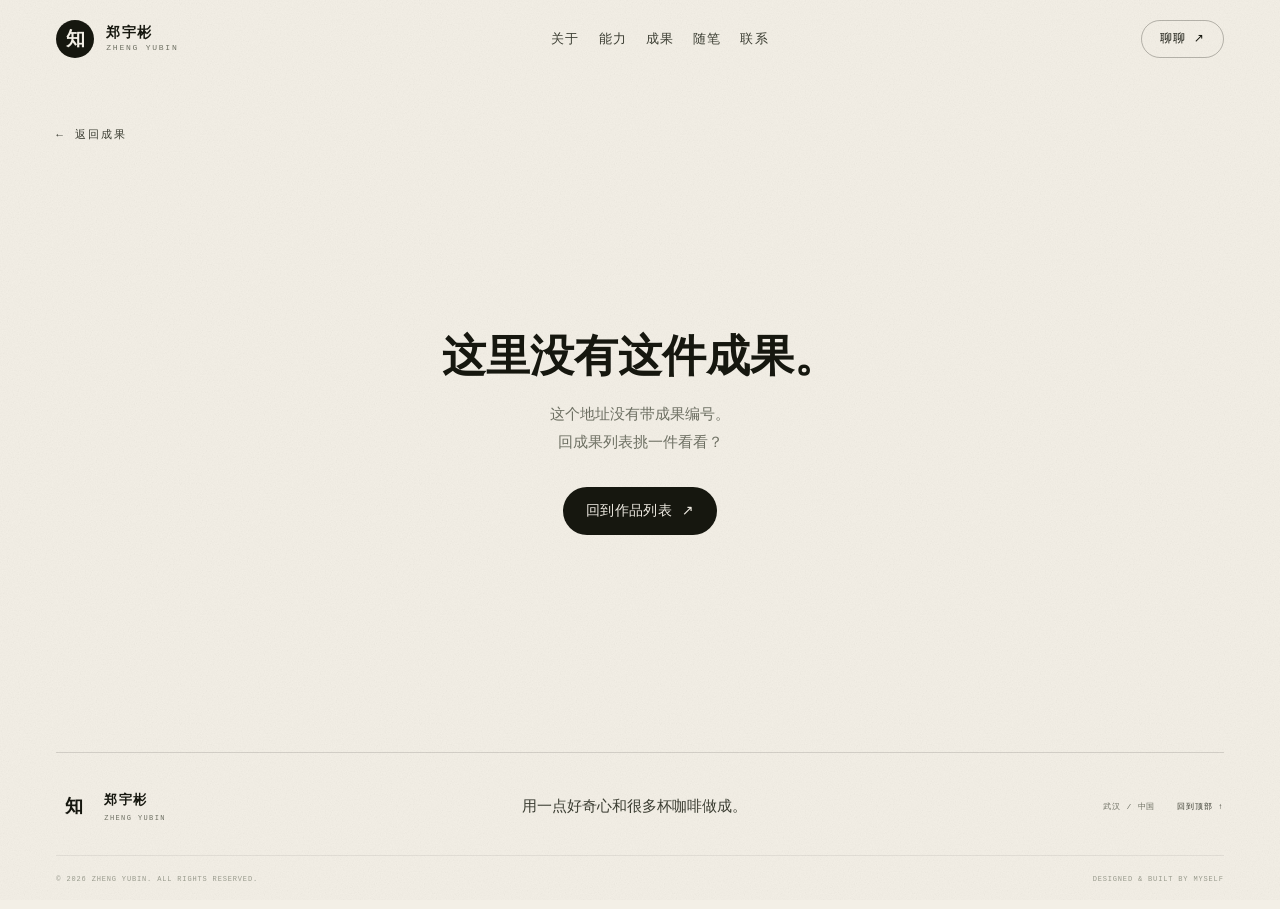
<file: nest/about-site/project.html>
<!DOCTYPE html>
<html lang="zh-CN">
<head>
  <meta charset="UTF-8" />
  <meta name="viewport" content="width=device-width, initial-scale=1.0, viewport-fit=cover" />
  <meta name="theme-color" content="#f3efe6" />
  <title>成果详情 · 郑宇彬</title>
  <meta name="description" content="郑宇彬的成果详情。" />
  <meta name="robots" content="index,follow" />
  <meta property="og:type" content="article" />
  <meta property="og:title" content="成果详情 · 郑宇彬" />
  <meta property="og:description" content="郑宇彬的成果详情。" />
  <meta property="og:image" content="assets/img/portrait-og.jpg" />
  <meta name="twitter:card" content="summary_large_image" />
  <link rel="icon" href="assets/img/favicon.svg" type="image/svg+xml" />
  <link rel="stylesheet" href="assets/css/tokens.css?v=20261114" />
  <link rel="stylesheet" href="assets/css/style.css?v=20261114" />
  <link rel="stylesheet" href="assets/css/project.css?v=20261114" />
</head>
<body>
  <a class="skip-link" href="#main">跳到主要内容</a>
  <div class="grain" aria-hidden="true"></div>

  <!-- ================= NAV ================= -->
  <header class="nav">
    <a class="nav__brand" href="index.html" aria-label="回到首页">
      <span class="nav__mark">知</span>
      <span class="nav__brand-text">
        <strong data-profile-name>郑宇彬</strong>
        <em data-profile-name-en>ZHENG YUBIN</em>
      </span>
    </a>

    <nav class="nav__links" aria-label="主导航">
      <a href="index.html#about">关于</a>
      <a href="index.html#skills">能力</a>
      <a href="index.html#projects">成果</a>
      <a href="index.html#notes">随笔</a>
      <a href="index.html#contact">联系</a>
    </nav>

    <div class="nav__meta">
      <a class="nav__cta" href="index.html#contact">聊聊 <span aria-hidden="true">↗</span></a>
    </div>
  </header>

  <!-- ================= 详情 ================= -->
  <main id="main" class="project-page">
    <div class="container">
      <div class="project-page__bar">
        <a class="project-page__back" href="index.html#projects"><i aria-hidden="true">←</i> 返回成果</a>
        <span class="project-page__index" id="project-index"></span>
      </div>

      <div id="project-body"></div>

      <nav class="project-page__pager" id="project-pager" aria-label="成果翻页" hidden></nav>

      <section class="project-related" id="project-related" aria-labelledby="project-related-title" hidden>
        <div class="project-related__head">
          <h2 class="project-related__title" id="project-related-title">再看两件</h2>
          <a class="project-related__all" href="index.html#projects">全部成果 <span aria-hidden="true">↗</span></a>
        </div>
        <div class="project-related__grid" id="project-related-grid"></div>
      </section>
    </div>
  </main>

  <!-- ================= FOOTER ================= -->
  <div class="container page-footer">
    <footer class="footer">
      <div class="footer__row">
        <div class="footer__brand">
          <span class="footer__mark">知</span>
          <div>
            <strong data-profile-name>郑宇彬</strong>
            <em data-profile-name-en>ZHENG YUBIN</em>
          </div>
        </div>
        <p class="footer__note" data-footer-note>用一点好奇心和很多杯咖啡做成。</p>
        <div class="footer__meta">
          <span data-profile-location>武汉 / 中国</span>
          <a href="#main">回到顶部 ↑</a>
        </div>
      </div>
      <div class="footer__bottom">
        <span>© <span data-year>2026</span> <span data-profile-name-en>ZHENG YUBIN</span>. ALL RIGHTS RESERVED.</span>
        <span>DESIGNED &amp; BUILT BY MYSELF</span>
      </div>
    </footer>
  </div>

  <script src="assets/js/content.js?v=20261114"></script>
  <script src="assets/js/store.js?v=20261114"></script>
  <script src="assets/js/project.js?v=20261114"></script>
</body>
</html>
</file>
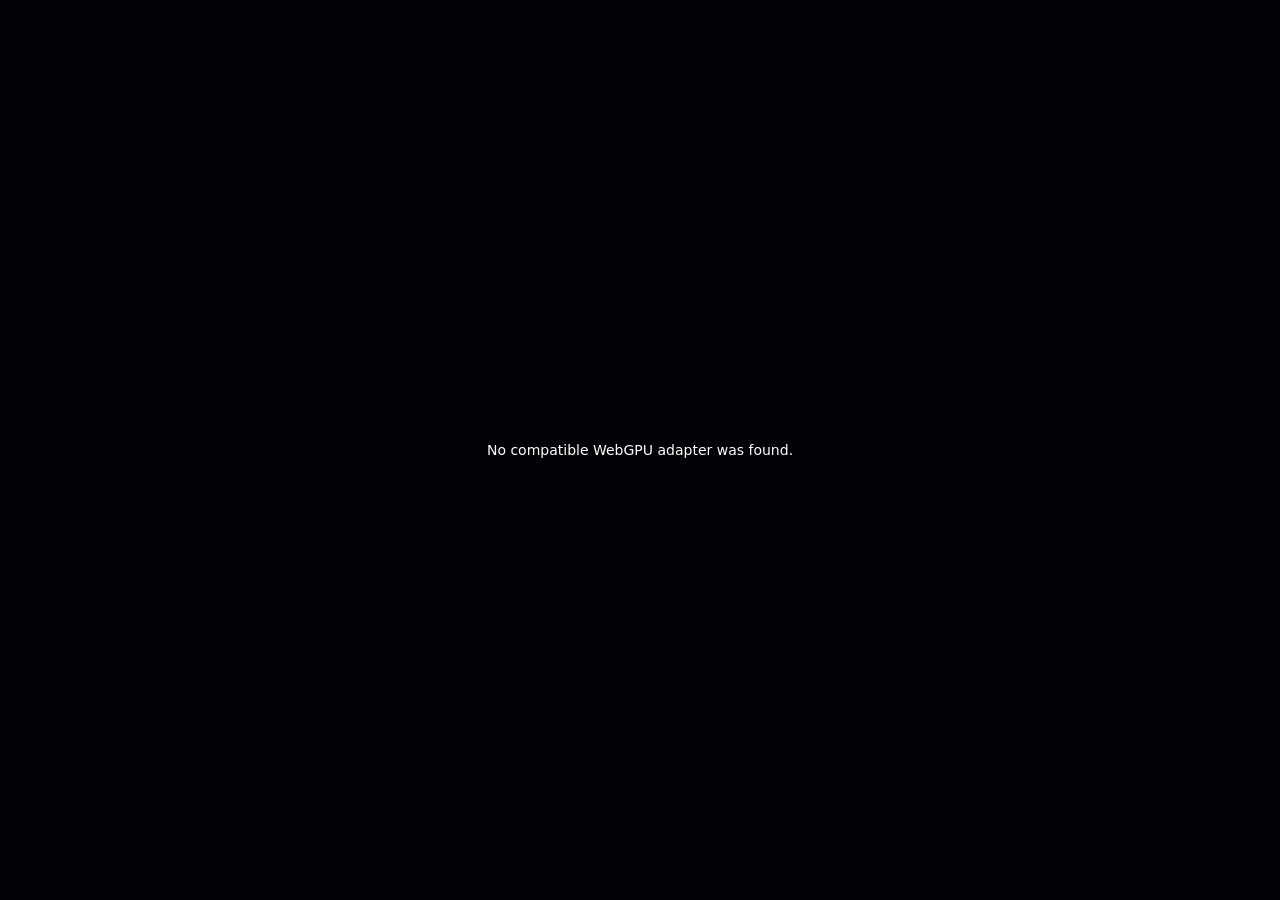
<file: nest/assets/orb-ai/orb-v2.html>
<!doctype html>
<html lang="en">
<head>
  <meta charset="UTF-8" />
  <meta name="viewport" content="width=device-width, initial-scale=1" />
  <link rel="icon" href="data:," />
  <title>Liquid Orb</title>
  <style>
    html, body, canvas { width: 100%; height: 100%; margin: 0; }
    body { overflow: hidden; background: #020105; }
    canvas { display: block; }
    #status { position: fixed; inset: 0; display: grid; place-items: center; color: white; font: 14px system-ui; }
  </style>
</head>
<body>
  <canvas id="orb" aria-label="Animated liquid glass orb"></canvas>
  <div id="status" hidden></div>
  <script type="module">
    const shaderSource = "// Glass Liquid — curated flow programs with an optional glass shell.\n//\n// The local presets use independent spatial models for Siri-like sheets,\n// symmetric colour waves, aurora curtains, frost flow, neural interference,\n// liquid chrome, opal interference, a voice membrane, a blue liquid drop, and\n// a violet molten core, plus a chromatic brushed-metal field. The legacy liquid\n// bank remains below for compatibility with older shared shader\n// code, but is not exposed as an editor preset.\n//\n// When enabled, the shell uses a signed-distance refraction profile around the\n// boundary, asymmetric spectral separation, and two directional edge lights.\n// The fluid is resampled through that profile, so glass changes the image rather\n// than covering it with a translucent white face.\n//\n// ---------------------------------------------------------------------------\n// Analytic optical diffusion without a convolution.\n// ---------------------------------------------------------------------------\n//\n// The source used a thirteen-tap 5px frost blur. This port keeps one fluid\n// evaluation and applies the equivalent gaussian in the frequency domain:\n//\n//  1. **Per-octave attenuation, inside `lqFbm`.** Convolving with a gaussian of\n//     sigma σ scales a component at wavenumber k by exp(-k²σ²/2). An fbm's\n//     octaves have known wavenumbers — octave i sits at 2.03^i times the base —\n//     so each octave's amplitude is scaled by its own factor and the field is\n//     sampled once. The mean is untouched (a blur preserves it), so only the\n//     deviation from 0.5 is scaled and the `s / m` normaliser is unchanged.\n//     Every caller passes the diffusion sigma in its own input units, so detail\n//     attenuation continues to track `zoom`.\n//\n//  2. **Value-space quadrature at every pointwise nonlinearity.** This is the\n//     part that is easy to get wrong. `blur(ridge(f))` is not `ridge(blur(f))`:\n//     attenuating first and ridging after leaves filaments thin and hard where\n//     the blur should have spread them, which is exactly how the earlier\n//     analytic-edge version failed. So `lqFbm` also returns the standard\n//     deviation of the detail the attenuation removed — within a gaussian\n//     window an octave scaled by β contributes variance ∝ (1 - β²), NOT\n//     (1 - β)² — and every nonlinearity applied to that field integrates it\n//     back out with a three-point Gauss-Hermite rule (exact through the fourth\n//     moment). Three evaluations of a function of one float, not three\n//     evaluations of the noise. `lqRidgeS`/`lqStepS`/`lqPowS` below; Nectar's\n//     branch has the fbm inside a `sin`, where the same integral is closed-form\n//     (E[sin(A + cε)] = sin A · exp(-c²σ²/2)), so it damps the sine instead.\n//\n//  3. **One continuous disc edge.** The fluid always reaches the sphere\n//     boundary. Glass changes its sample coordinates near that boundary, so\n//     toggling the shell cannot reveal a second hard-clipped silhouette.\n//\n// Deliberately NOT ported, and why:\n//   - The liquid grain. It sits below display-pixel scale and adds noise rather\n//     than useful optical detail, so Glass Liquid has no Grain parameter.\n//   - The two contact-shadow ellipses under the ball and its outer\n//     `0 26px 50px -24px` drop shadow. The Orbs family cut the source app's\n//     floor at the user's request, and the export paints over `Color.black`.\n//\n// Scalar controls are packed after `time`; the colour bank starts on the next\n// 16-byte boundary. The TypeScript writer mirrors this order exactly.\nstruct Uniforms {\n  size:           vec2<f32>,\n  time:           f32,\n  speed:          f32,\n  radius:         f32,\n  zoom:           f32,\n  warp:           f32,\n  ridgeAmt:       f32,\n  sharp:          f32,\n  shade:          f32,\n  sheen:          f32,\n  gloss:          f32,\n  shellMidAlpha:  f32,\n  shellEdgeAlpha: f32,\n  exposure:       f32,\n  style:          f32,\n  edgeSoftness:   f32,\n  edgeGlow:       f32,\n  paletteCount:   f32,\n  glassEnabled:   f32,\n  glassOpacity:   f32,\n  contourDeform:  f32,\n  bandDensity:    f32,\n  chromaticShift: f32,\n  metalScale:     f32,\n  metalStretch:   f32,\n  metalAngle:     f32,\n  metalOffset:    f32,\n  metalPhase:     f32,\n  metalEvolution: f32,\n  metalRoughness: f32,\n  metalDepth:     f32,\n  particleDensity: f32,\n  ribbonCount:     f32,\n  ribbonWidth:     f32,\n  ribbonTwist:     f32,\n  ribbonFold:      f32,\n  ribbonBreath:    f32,\n  particleSize:    f32,\n  particleBloom:   f32,\n  colorA:         vec4<f32>,\n  colorB:         vec4<f32>,\n  colorC:         vec4<f32>,\n  colorD:         vec4<f32>,\n  highlightColor: vec4<f32>,\n  shellInner:     vec4<f32>,\n  shellMid:       vec4<f32>,\n  shellEdge:      vec4<f32>,\n  sheenColor:     vec4<f32>,\n  specColor:      vec4<f32>,\n  canvasColor:    vec4<f32>,\n  glowColor:      vec4<f32>,\n  paletteStop0:    vec4<f32>,\n  paletteStop1:    vec4<f32>,\n  paletteStop2:    vec4<f32>,\n  paletteStop3:    vec4<f32>,\n  paletteStop4:    vec4<f32>,\n  paletteStop5:    vec4<f32>,\n  paletteStop6:    vec4<f32>,\n  paletteStop7:    vec4<f32>,\n  paletteStop8:    vec4<f32>,\n  paletteStop9:    vec4<f32>,\n  paletteStop10:   vec4<f32>,\n  paletteStop11:   vec4<f32>,\n};\n@group(0) @binding(0) var<uniform> u: Uniforms;\n\n// ── The Orbs edge bank (WGSL) ───────────────────────────────────────────────\n// Two knobs every orb on the shelf carries: how soft its limb is, and how far\n// it glows past it. See effects/_shared/edge.ts for the contract.\n//\n// THREE files must agree — edge.wgsl, edge.metal, edge.sksl. Change one, change\n// all three, or the Code tab starts lying about what it ships.\n\n// How much wider than the shipped feather the Edge softness slider is asking\n// for. 0.005 is the width every orb was authored with, so this returns exactly\n// 0 at the default and every edge expression collapses to the constant it\n// replaced — the defaults are bit-identical to the render before the bank.\nfn mfEdgeD(soft: f32) -> f32 {\n  return soft - 0.005;\n}\n\n// The halo an orb throws past its own limb.\n//\n// ADDED, never subtracted: whatever the orb already paints out there — a\n// studio wall, its own exp() bleed, the sheet's cones — survives untouched.\n// That is what lets this be adopted by seventeen shaders whose backdrops have\n// nothing in common.\n//\n// `glow == 0` returns `col` by an early exit rather than by adding zero. Both\n// are exact, but the exit also skips the length() on the ~60% of the frame\n// outside the ball, and 0 is the default.\nfn mfEdgeGlow(col: vec3<f32>, uv: vec2<f32>, ctr: vec2<f32>, rad: f32,\n              soft: f32, glow: f32, glowRGB: vec3<f32>) -> vec3<f32> {\n  if (glow <= 0.0) { return col; }\n  let r = length(uv - ctr);\n  // Fenced to the outside of the limb by the same softness the limb uses, so\n  // the halo starts where the ball stops however soft that boundary is. Without\n  // it the exp() is 1 across the whole disc and washes the face flat.\n  let outside = smoothstep(rad - max(soft, 0.0005), rad + max(soft, 0.0005), r);\n  return col + glowRGB * (glow * exp(-max(r - rad, 0.0) * 11.0) * outside);\n}\n\n\n// ── The Orbs palette-ramp bank (WGSL) ───────────────────────────────────────\n// The add/remove colour list, evaluated INSIDE the shader so every stop paints\n// its own region of the ball instead of being averaged into a role colour.\n// See effects/_shared/ramp.ts for the contract.\n//\n// THREE files must agree — ramp.wgsl, ramp.metal, ramp.sksl. Change one, change\n// all three, or the Code tab starts lying about what it ships.\n\n// One stop, picked without a dynamic array index.\n//\n// A `var` array indexed by a runtime value is the shape that spills to scratch\n// memory on the GPUs this project cares about (PERFORMANCE.md); twelve selects\n// stay in registers and are branchless on every backend. Written once here so\n// no adopting shader has to.\nfn mfRampPick(idx: f32,\n              s0: vec3<f32>, s1: vec3<f32>, s2:  vec3<f32>, s3:  vec3<f32>,\n              s4: vec3<f32>, s5: vec3<f32>, s6:  vec3<f32>, s7:  vec3<f32>,\n              s8: vec3<f32>, s9: vec3<f32>, s10: vec3<f32>, s11: vec3<f32>) -> vec3<f32> {\n  var r = s0;\n  r = select(r, s1,  idx == 1.0);\n  r = select(r, s2,  idx == 2.0);\n  r = select(r, s3,  idx == 3.0);\n  r = select(r, s4,  idx == 4.0);\n  r = select(r, s5,  idx == 5.0);\n  r = select(r, s6,  idx == 6.0);\n  r = select(r, s7,  idx == 7.0);\n  r = select(r, s8,  idx == 8.0);\n  r = select(r, s9,  idx == 9.0);\n  r = select(r, s10, idx == 10.0);\n  r = select(r, s11, idx == 11.0);\n  return r;\n}\n\n// The CYCLIC ramp: `t` wraps, and the last stop runs back into the first.\n//\n// This is the one a generated-colour orb wants. Prism's hue comes from a cosine\n// of an unbounded scalar field, so its colour has always been periodic — a\n// clamped ramp would flatten every band past t == 1 into one colour and throw\n// the banding away. Wrapping keeps the field's structure exactly and only swaps\n// what the structure is *coloured* with.\n//\n// NOT ONE BRANCH IN HERE, and that is load-bearing rather than tidy. An orb\n// evaluates this next to a `fract(sin(x) * 43758.5453)` grain hash, which\n// amplifies a last-bit change in its argument by ~44000x. Any `if` in this file\n// or at a call site splits the fragment's basic block, the compiler stops\n// folding `uv / rad` into its uses, and the hash turns that into speckle up to\n// 33/255 — measured, on exactly the first cut of this bank. Straight-line code\n// keeps the untouched render bit-identical. Same reasoning as the early-out\n// guards every orb carries; see the note in orb-prism.wgsl.\nfn mfRampCyc(tIn: f32, n: f32,\n             s0: vec3<f32>, s1: vec3<f32>, s2:  vec3<f32>, s3:  vec3<f32>,\n             s4: vec3<f32>, s5: vec3<f32>, s6:  vec3<f32>, s7:  vec3<f32>,\n             s8: vec3<f32>, s9: vec3<f32>, s10: vec3<f32>, s11: vec3<f32>) -> vec3<f32> {\n  let k  = clamp(floor(n + 0.5), 1.0, 12.0);\n  let x  = fract(tIn) * k;\n  let i0 = min(floor(x), k - 1.0);\n  let i1 = select(i0 + 1.0, 0.0, i0 + 1.0 >= k);   // the wrap\n  return mix(mfRampPick(i0, s0, s1, s2, s3, s4, s5, s6, s7, s8, s9, s10, s11),\n             mfRampPick(i1, s0, s1, s2, s3, s4, s5, s6, s7, s8, s9, s10, s11),\n             x - i0);\n}\n\n// The CLAMPED ramp: stop 0 at t == 0, the last stop at t == 1, held outside.\n//\n// This is the one an orb with an authored dark→light body ramp wants — the\n// four-stop Deep/Mid/Surge/Crest shape, where the ends really are ends.\n//\n// Branchless for the same reason as `mfRampCyc`. The single-stop case falls out\n// of the arithmetic rather than needing an early return: k == 1 makes the span\n// zero, so x is 0, i0 is 0 and the mix weight is 0 — s0, exactly.\nfn mfRampLin(tIn: f32, n: f32,\n             s0: vec3<f32>, s1: vec3<f32>, s2:  vec3<f32>, s3:  vec3<f32>,\n             s4: vec3<f32>, s5: vec3<f32>, s6:  vec3<f32>, s7:  vec3<f32>,\n             s8: vec3<f32>, s9: vec3<f32>, s10: vec3<f32>, s11: vec3<f32>) -> vec3<f32> {\n  let k  = clamp(floor(n + 0.5), 1.0, 12.0);\n  let x  = clamp(tIn, 0.0, 1.0) * (k - 1.0);\n  let i0 = clamp(floor(x), 0.0, max(k - 2.0, 0.0));\n  return mix(mfRampPick(i0,     s0, s1, s2, s3, s4, s5, s6, s7, s8, s9, s10, s11),\n             mfRampPick(i0 + 1.0, s0, s1, s2, s3, s4, s5, s6, s7, s8, s9, s10, s11),\n             x - i0);\n}\n\n// ── The ramp as ONE value ───────────────────────────────────────────────────\n//\n// Thirteen uniforms is a reasonable thing for a shader to hold and a terrible\n// thing for a helper to take. Several orbs make their body colour deep inside\n// one — Glass·Liquid's fluid, the studio orbs' environment mirrors — and in the\n// MSL these files are transcribed against, a helper cannot read the stitchable\n// entry point's arguments, so the palette has to be handed down. Bundled like\n// this that is one parameter instead of thirteen, and the three languages stay\n// line-for-line.\n//\n// The stops come back out by CONSTANT index only, so this is still not a\n// dynamically indexed array and still cannot spill to scratch memory.\nstruct MfRamp {\n  n:   f32,\n  s0:  vec3<f32>, s1:  vec3<f32>, s2:  vec3<f32>, s3:  vec3<f32>,\n  s4:  vec3<f32>, s5:  vec3<f32>, s6:  vec3<f32>, s7:  vec3<f32>,\n  s8:  vec3<f32>, s9:  vec3<f32>, s10: vec3<f32>, s11: vec3<f32>,\n};\n\nfn mfRampOf(n: f32,\n            s0: vec3<f32>, s1: vec3<f32>, s2:  vec3<f32>, s3:  vec3<f32>,\n            s4: vec3<f32>, s5: vec3<f32>, s6:  vec3<f32>, s7:  vec3<f32>,\n            s8: vec3<f32>, s9: vec3<f32>, s10: vec3<f32>, s11: vec3<f32>) -> MfRamp {\n  return MfRamp(n, s0, s1, s2, s3, s4, s5, s6, s7, s8, s9, s10, s11);\n}\n\nfn mfRampCycR(t: f32, r: MfRamp) -> vec3<f32> {\n  return mfRampCyc(t, r.n, r.s0, r.s1, r.s2, r.s3, r.s4, r.s5,\n                   r.s6, r.s7, r.s8, r.s9, r.s10, r.s11);\n}\n\nfn mfRampLinR(t: f32, r: MfRamp) -> vec3<f32> {\n  return mfRampLin(t, r.n, r.s0, r.s1, r.s2, r.s3, r.s4, r.s5,\n                   r.s6, r.s7, r.s8, r.s9, r.s10, r.s11);\n}\n\n\n// Fluid geometry, in ball radii (|p| == 1 on the ball's edge, y up).\nconst GL_FU:   f32 = 0.88172043;   // canvas half-side = 0.82/0.93 R\n\n// Pure fluid keeps tighter diffusion; enabling glass restores the source's 5px\n// frosted diffusion inside the inset shell.\nconst GL_BSIG_CLEAR: f32 = 0.01800000;\nconst GL_BSIG_GLASS: f32 = 0.03990000;\n\n// --- the three constants the frequency-domain blur is fitted on -------------\n// A gaussian's response is exp(-k²σ²/2), so GL_KA is k²/2 for the wavenumber\n// where smoothstep-interpolated value noise actually keeps its energy. The\n// textbook choice — one cycle per noise cell, k = 2π, GL_KA = 19.74 — blurs too\n// hard, because the smoothstep interpolation is itself a low-pass and pulls the\n// effective k down to about 3.5. Fitted against the 13-tap render.\nconst GL_KA:  f32 = 6.0;\n// (2.03)² — how σ grows, in its own octave's cells, from one octave to the next.\nconst GL_KG:  f32 = 4.1209;\n// The warp field displaces the fluid rather than colouring it, so blurring the\n// image does not attenuate it as strongly as the model says. Also fitted.\nconst GL_KWA: f32 = 0.5;\n// One value-noise octave's standard deviation about its own mean, as a fraction\n// of its range — the scale that turns \"amplitude the attenuation removed\" into\n// \"how far the removed detail typically pushed the value\".\nconst GL_KR:  f32 = 0.32;\nconst GL_GH:  f32 = 1.73205081;   // sqrt(3), the 3-point Gauss-Hermite abscissa\n\n// Pure fluid reaches the ball edge.\nconst GL_CLEAR_EA: f32 = 0.995;\nconst GL_CLEAR_EB: f32 = 1.04;\n\n// ---------------------------------------------------------------------------\n// The sheet's liquid noise bank. Five octaves, gain .5, normalised by the\n// weight sum, and rotated every octave. This is NOT the bank the sheet's Prism\n// screen uses (a different hash, gain .55, unnormalised, no rotation).\n// ---------------------------------------------------------------------------\nfn lqHash(pIn: vec2<f32>) -> f32 {\n  var p = fract(pIn * vec2<f32>(123.34, 456.21));\n  p = p + vec2<f32>(dot(p, p + vec2<f32>(45.32)));\n  return fract(p.x * p.y);\n}\n\nfn lqNoise(p: vec2<f32>) -> f32 {\n  let i = floor(p);\n  var f = fract(p);\n  f = f * f * (3.0 - 2.0 * f);\n  return mix(mix(lqHash(i), lqHash(i + vec2<f32>(1.0, 0.0)), f.x),\n             mix(lqHash(i + vec2<f32>(0.0, 1.0)), lqHash(i + vec2<f32>(1.0, 1.0)), f.x), f.y);\n}\n\n// The fbm, pre-blurred. `bs` is the blur's sigma expressed in THIS call's input\n// units — the caller scales it by whatever it scaled the domain by. Returns\n// `.x` the attenuated value and `.y` the standard deviation of the detail the\n// attenuation took out, which is what a following nonlinearity has to integrate\n// over. Both are exact for a gaussian window: the surviving amplitude is β and\n// the variance that leaves is (1 - β²), per octave, weighted by that octave's\n// own share of the normalised sum.\nfn lqFbm(pIn: vec2<f32>, bs: f32) -> vec2<f32> {\n  var p = pIn;\n  var s:  f32 = 0.0;\n  var a:  f32 = 0.5;\n  var m:  f32 = 0.0;\n  var vr: f32 = 0.0;\n  let e = -GL_KA * bs * bs;\n  var g: f32 = 1.0;\n  for (var i: i32 = 0; i < 5; i = i + 1) {\n    let b = exp(e * g);\n    s  = s  + a * (0.5 + b * (lqNoise(p) - 0.5));\n    vr = vr + a * a * (1.0 - b * b);\n    m  = m + a;\n    a  = a * 0.5;\n    g  = g * GL_KG;\n    // GLSL's mat2(.8,.6,-.6,.8) is COLUMN-major — columns (.8,.6) and\n    // (-.6,.8) — so the product is written out rather than constructed.\n    p = vec2<f32>(0.8 * p.x - 0.6 * p.y, 0.6 * p.x + 0.8 * p.y) * 2.03;\n  }\n  return vec2<f32>(s / m, GL_KR * sqrt(vr) / m);\n}\n\nfn lqRidge(v: f32, k: f32) -> f32 {\n  return pow(clamp(1.0 - abs(v * 2.0 - 1.0), 0.0, 1.0), k);\n}\n\n// The sheet's four-stop ramp, shared by every branch of every program.\nfn lqRamp(v: f32, cA: vec3<f32>, cB: vec3<f32>, cC: vec3<f32>, cD: vec3<f32>) -> vec3<f32> {\n  var c = mix(cA, cB, smoothstep(0.0, 0.45, v));\n  c = mix(c, cC, smoothstep(0.38, 0.72, v));\n  c = mix(c, cD, smoothstep(0.68, 1.0, v));\n  // The editor's four colours are the default ramp. An optional custom palette\n  // can replace them without changing the scalar field that produces `v`.\n  return select(c, mfRampLin(v, u.paletteCount,\n                             u.paletteStop0.rgb, u.paletteStop1.rgb, u.paletteStop2.rgb,\n                             u.paletteStop3.rgb, u.paletteStop4.rgb, u.paletteStop5.rgb,\n                             u.paletteStop6.rgb, u.paletteStop7.rgb, u.paletteStop8.rgb,\n                             u.paletteStop9.rgb, u.paletteStop10.rgb, u.paletteStop11.rgb), u.paletteCount > 0.5);\n}\n\n// ---------------------------------------------------------------------------\n// The three nonlinearities the fluid applies to a pre-blurred field, each\n// integrated over the detail `lqFbm` attenuated away. Three-point\n// Gauss-Hermite — nodes 0 and ±sqrt(3)·sd, weights 4/6 and 1/6 — reproduces a\n// gaussian's second AND fourth moments, which is what keeps a ridged filament\n// spreading as it dims instead of just dimming. `vs` is an `lqFbm` result:\n// `.x` the value, `.y` that standard deviation.\n// ---------------------------------------------------------------------------\nfn lqRidgeS(vs: vec2<f32>, k: f32) -> f32 {\n  let d = GL_GH * vs.y;\n  return (lqRidge(vs.x - d, k) + 4.0 * lqRidge(vs.x, k) + lqRidge(vs.x + d, k)) / 6.0;\n}\n\nfn lqStepS(vs: vec2<f32>, a: f32, b: f32) -> f32 {\n  let d = GL_GH * vs.y;\n  return (smoothstep(a, b, vs.x - d) + 4.0 * smoothstep(a, b, vs.x)\n        + smoothstep(a, b, vs.x + d)) / 6.0;\n}\n\nfn lqPowS(vs: vec2<f32>, k: f32) -> f32 {\n  let d = GL_GH * vs.y;\n  return (pow(clamp(vs.x - d, 0.0, 1.0), k) + 4.0 * pow(clamp(vs.x, 0.0, 1.0), k)\n        + pow(clamp(vs.x + d, 0.0, 1.0), k)) / 6.0;\n}\n\n// ---------------------------------------------------------------------------\n// Curated local flow programs. Each preset owns a different spatial model;\n// colour changes are secondary to silhouette, frequency, and motion structure.\n// ---------------------------------------------------------------------------\n\nfn glsFinishPresetFluid(colorIn: vec3<f32>, p: vec2<f32>) -> vec3<f32> {\n  var color = colorIn;\n  color = mix(color, u.highlightColor.rgb,\n              u.shade * 0.22 * smoothstep(0.15, 1.15, dot(p, vec2<f32>(-0.32, 0.78))));\n  color = color * (1.0 - u.shade * 0.34\n                  * smoothstep(-0.1, 1.2, dot(p, vec2<f32>(0.45, -0.62))));\n  color = color * (1.0 - u.shade * 0.22 * smoothstep(0.72, 1.08, length(p)));\n  return clamp(color, vec3<f32>(0.0), vec3<f32>(1.0));\n}\n\nfn glsFinishEmissionFluid(colorIn: vec3<f32>, p: vec2<f32>) -> vec3<f32> {\n  var color = colorIn;\n  if (u.glassEnabled > 0.5) {\n    color = mix(color, u.highlightColor.rgb,\n                u.shade * 0.22 * smoothstep(0.15, 1.15, dot(p, vec2<f32>(-0.32, 0.78))));\n  }\n  color = color * (1.0 - u.shade * 0.34\n                  * smoothstep(-0.1, 1.2, dot(p, vec2<f32>(0.45, -0.62))));\n  color = color * (1.0 - u.shade * 0.22 * smoothstep(0.72, 1.08, length(p)));\n  return clamp(color, vec3<f32>(0.0), vec3<f32>(1.0));\n}\n\nfn glsSiriBand(q: vec2<f32>, drift: f32, phaseOffset: f32, amplitude: f32,\n               mainY: f32, envelope: f32, softness: f32) -> vec2<f32> {\n  let y = amplitude * envelope * sin(q.x * 1.0 + drift + phaseOffset);\n  let distanceToLine = abs(q.y - y);\n  let line = 0.018 / (sqrt(distanceToLine * distanceToLine + softness * softness) + 0.026);\n  let bandDistance = max(0.0, max(q.y - max(mainY, y), min(mainY, y) - q.y));\n  let band = 0.018 / (bandDistance + 0.075);\n  return vec2<f32>(line, band);\n}\n\nfn glsSiriFluid(p: vec2<f32>, t: f32) -> vec3<f32> {\n  // The reference wave is a main sinusoid plus four chromatically separated\n  // waves. Their enclosed bands carry colour while the shared crest stays hot.\n  let scale = 0.74 + u.zoom * 0.34;\n  let q = p / scale;\n  let xNorm = q.x;\n  let envelopeBase = cos(1.57079633 * min(abs(0.9 * xNorm), 1.0));\n  let envelope = envelopeBase * envelopeBase;\n  let low = 0.5 + 0.5 * cos(t * 0.37);\n  let mid = 0.5 + 0.5 * sin(t * 0.51 + 1.2);\n  let high = 0.5 + 0.5 * cos(t * 0.73 + 2.1);\n  let drift = t * 2.4;\n  let mainAmplitude = 0.25 + u.ridgeAmt * 0.075 + low * 0.018;\n  let bandAmplitude = mainAmplitude + mid * 0.025 + high * 0.018;\n  let mainY = mainAmplitude * envelope * sin(q.x * 1.1 + drift);\n  let separation = 1.85 + u.warp * 0.2 + mid * 0.28;\n  let softness = 0.035 + (1.0 - u.ridgeAmt) * 0.018 + mid * 0.006;\n\n  let band0 = glsSiriBand(q, drift, -separation, bandAmplitude, mainY, envelope, softness);\n  let band1 = glsSiriBand(q, drift, -separation * 0.34, bandAmplitude, mainY, envelope, softness);\n  let band2 = glsSiriBand(q, drift, separation * 0.34, bandAmplitude, mainY, envelope, softness);\n  let band3 = glsSiriBand(q, drift, separation, bandAmplitude, mainY, envelope, softness);\n  let w0 = band0.x + band0.y;\n  let w1 = band1.x + band1.y;\n  let w2 = band2.x + band2.y;\n  let w3 = band3.x + band3.y;\n  let total = w0 + w1 + w2 + w3;\n  let dominant0 = w0 * w0;\n  let dominant1 = w1 * w1;\n  let dominant2 = w2 * w2;\n  let dominant3 = w3 * w3;\n  let dominantTotal = dominant0 + dominant1 + dominant2 + dominant3;\n  let spectral = (u.colorA.rgb * dominant0 + u.colorC.rgb * dominant1\n                + u.colorB.rgb * dominant2 + u.colorD.rgb * dominant3)\n                / max(dominantTotal, 0.0001);\n  let energy = (1.0 - exp(-total * 0.58)) * envelope;\n  let mainDistance = abs(q.y - mainY);\n  let whiteCore = exp(-mainDistance * mainDistance / 0.0028) * envelope;\n  let glassFill = select(0.0, 1.0, u.glassEnabled > 0.5);\n  let atmosphere = mix(u.colorD.rgb, u.colorB.rgb,\n                       smoothstep(-0.7, 0.7, q.y)) * 0.018 * glassFill;\n  var color = atmosphere + spectral * energy * 1.14;\n  color = color + u.highlightColor.rgb * whiteCore * (0.18 + 0.1 * low);\n  let emissionMask = mix(smoothstep(0.08, 0.25, energy + whiteCore * 0.12),\n                         1.0, glassFill);\n  color = color * emissionMask;\n  color = color / (vec3<f32>(1.0) + color * 0.18);\n  return glsFinishEmissionFluid(color, p);\n}\n\nfn glsSpectrumHeight(q: vec2<f32>, t: f32, frequency: f32,\n                     phaseOffset: f32, amplitude: f32) -> f32 {\n  let x = q.x * 2.15;\n  let envelope = pow(4.0 / (4.0 + x * x), 4.0);\n  let breathing = 0.82 + 0.18 * sin(t * 0.48 + phaseOffset * 0.7);\n  let wave = abs(sin(frequency * x - t * 1.36 + phaseOffset));\n  return envelope * amplitude * breathing * (0.28 + 0.72 * wave);\n}\n\nfn glsSpectrumLayer(q: vec2<f32>, height: f32, softness: f32) -> f32 {\n  return (1.0 - smoothstep(max(height - softness, 0.0), height + softness, abs(q.y)))\n         * smoothstep(0.0, 0.045, height);\n}\n\nfn glsSpectrumFluid(p: vec2<f32>, t: f32) -> vec3<f32> {\n  // Three symmetric filled wave surfaces orbit a persistent support line. This\n  // keeps the iOS 9 voice-field silhouette without depending on canvas strokes.\n  let scale = 0.74 + u.zoom * 0.34;\n  let q = p / scale;\n  let amplitude = 0.26 + u.ridgeAmt * 0.27;\n  let frequency = 0.72 + u.warp * 0.095;\n  let softness = 0.026 + (1.0 - u.ridgeAmt) * 0.032;\n  let h0 = glsSpectrumHeight(q, t, frequency * 0.82, -1.2, amplitude * 0.72);\n  let h1 = glsSpectrumHeight(q, t, frequency, 0.45, amplitude);\n  let h2 = glsSpectrumHeight(q, t, frequency * 1.17, 2.05, amplitude * 0.82);\n  let l0 = glsSpectrumLayer(q, h0, softness);\n  let l1 = glsSpectrumLayer(q, h1, softness);\n  let l2 = glsSpectrumLayer(q, h2, softness);\n  let spectrumX = q.x * 2.15;\n  let envelope = pow(4.0 / (4.0 + spectrumX * spectrumX), 4.0);\n  let support = exp(-q.y * q.y / 0.00072) * envelope;\n  let total = l0 + l1 + l2;\n  let spectral = (u.colorB.rgb * l0 + u.colorC.rgb * l1 + u.colorD.rgb * l2)\n                 / max(total, 0.001);\n  let glassFill = select(0.0, 1.0, u.glassEnabled > 0.5);\n  var color = u.colorD.rgb * 0.025 * glassFill\n            + spectral * (1.0 - exp(-total * 0.86));\n  color = color + u.colorA.rgb * support * 0.58;\n  color = color / (vec3<f32>(1.0) + color * 0.2);\n  return glsFinishEmissionFluid(color, p);\n}\n\nfn glsAuroraLayer(p: vec2<f32>, t: f32, offset: f32) -> f32 {\n  let drift = t * 0.18 + offset * 2.5;\n  let wave1 = sin(p.x * (2.0 + u.warp * 0.13) + drift + offset * 6.0) * 0.25;\n  let wave2 = sin(p.x * 3.7 + drift * 1.3 + offset * 4.0) * 0.12;\n  let wave3 = sin(p.x * 7.2 + drift * 0.7 + offset * 8.0) * 0.055;\n  let noiseValue = lqFbm(vec2<f32>(p.x * 1.6 + drift * 0.35,\n                                   p.y * 0.8 + offset * 3.0), 0.018).x;\n  let center = offset * 0.46 + wave1 + wave2 + wave3\n               + (noiseValue - 0.5) * 0.28;\n  let dist = abs(p.y - center);\n  let glow = exp(-dist * dist * (13.0 - 5.0 * u.ridgeAmt));\n  let shimmer = lqFbm(vec2<f32>(p.x * 4.0 + t * 0.22,\n                                p.y * 7.0 + offset * 5.0), 0.012).x;\n  return glow * (0.64 + 0.36 * shimmer);\n}\n\nfn glsAuroraFluid(p: vec2<f32>, t: f32) -> vec3<f32> {\n  let q = p * (0.82 + u.zoom * 0.58);\n  let l0 = glsAuroraLayer(q, t, -0.72);\n  let l1 = glsAuroraLayer(q, t, 0.0);\n  let l2 = glsAuroraLayer(q, t, 0.72);\n  var color = u.colorA.rgb * (0.46 + 0.18 * (q.y + 1.0));\n  color = color + u.colorB.rgb * l0 * 1.3;\n  color = color + u.colorC.rgb * l1 * 1.15;\n  color = color + u.colorD.rgb * l2 * 1.2;\n  color = color + mix(u.colorB.rgb, u.colorD.rgb, 0.5) * min(l0 * l2, l1) * 0.65;\n\n  let starUv = (q + vec2<f32>(1.0)) * 18.0;\n  let starCell = floor(starUv);\n  let starHash = lqHash(starCell);\n  let starPoint = exp(-dot(fract(starUv) - vec2<f32>(0.5),\n                            fract(starUv) - vec2<f32>(0.5)) * 90.0);\n  let stars = step(0.965, starHash) * starPoint\n              * (0.55 + 0.45 * sin(t * (1.0 + starHash * 2.0) + starHash * 6.28));\n  color = color + u.highlightColor.rgb * stars * (1.0 - clamp(l0 + l1 + l2, 0.0, 1.0));\n  color = color / (vec3<f32>(1.0) + color * 0.28);\n  return glsFinishPresetFluid(color, p);\n}\n\nfn glsRotate(p: vec2<f32>, angle: f32) -> vec2<f32> {\n  let c = cos(angle);\n  let s = sin(angle);\n  return vec2<f32>(c * p.x - s * p.y, s * p.x + c * p.y);\n}\n\nfn glsNeuroShape(pIn: vec2<f32>, t: f32) -> f32 {\n  var p = pIn * (0.34 + 0.08 * u.zoom);\n  var sineAccum = vec2<f32>(0.0);\n  var result = vec2<f32>(0.0);\n  var scale = 8.0;\n  for (var j: i32 = 0; j < 11; j = j + 1) {\n    p = glsRotate(p, 1.0);\n    sineAccum = glsRotate(sineAccum, 1.0);\n    let layer = p * scale + vec2<f32>(f32(j)) + sineAccum - vec2<f32>(t * 0.34);\n    sineAccum = sineAccum + sin(layer);\n    result = result + (vec2<f32>(0.5) + 0.5 * cos(layer)) / scale;\n    scale = scale * 1.16;\n  }\n  return result.x + result.y;\n}\n\nfn glsPlasmaFluid(p: vec2<f32>, t: f32) -> vec3<f32> {\n  let shape = glsNeuroShape(p, t);\n  let phase = shape * (10.0 + u.warp) + p.x * 1.7 - p.y * 1.3 - t * 0.52;\n  let ridgeWidth = 0.62 - 0.24 * u.ridgeAmt;\n  let primary = pow(abs(cos(phase)), max(1.3, u.sharp * ridgeWidth));\n  let secondary = pow(abs(cos(phase * 0.53 + atan2(p.y, p.x) * 2.0 + t * 0.21)),\n                      max(1.6, u.sharp * (ridgeWidth + 0.1)));\n  let filaments = max(primary, secondary * 0.64);\n  let core = pow(primary, 4.0);\n  let polarity = 0.5 + 0.5 * sin(phase * 0.37 + shape * 3.0);\n  var color = mix(u.colorA.rgb * 0.42, u.colorD.rgb * 0.48, polarity * 0.46);\n  color = mix(color, u.colorB.rgb, filaments * 0.72);\n  color = mix(color, u.colorC.rgb, core * 0.68);\n  color = color + u.highlightColor.rgb * pow(core, 3.0) * 0.16;\n  color = color / (vec3<f32>(1.0) + color * 0.34);\n  return glsFinishPresetFluid(color, p);\n}\n\nfn glsChromeFluid(p: vec2<f32>, t: f32) -> vec3<f32> {\n  var q = p * (1.0 + u.zoom * 0.35);\n  let amplitude = 0.028 * u.warp;\n  for (var i: i32 = 1; i <= 9; i = i + 1) {\n    let fi = f32(i);\n    q.x = q.x + amplitude / fi * cos(fi * 2.7 * q.y + t * 0.46);\n    q.y = q.y + amplitude / fi * cos(fi * 3.1 * q.x - t * 0.4);\n  }\n  let denominator = max(abs(sin(t * 0.24 - q.y - q.x)), 0.045);\n  let flare = clamp(1.0 / denominator, 0.0, 18.0);\n  let metal = smoothstep(1.15, 7.5, flare);\n  let fold = 0.5 + 0.5 * cos((q.x - q.y) * (3.2 + u.sharp * 0.28) + t * 0.32);\n  let value = clamp(metal * 0.74 + fold * 0.36, 0.0, 1.0);\n  var color = lqRamp(value, u.colorD.rgb, u.colorC.rgb, u.colorB.rgb, u.colorA.rgb);\n  color = mix(color, u.colorA.rgb, pow(metal, 5.0) * 0.62);\n  return glsFinishPresetFluid(color, p);\n}\n\nfn glsChromaticMetalPhase(p: vec2<f32>, t: f32) -> f32 {\n  let angle = u.metalAngle * 0.01745329252;\n  let scale = max(u.metalScale, 0.05);\n  let stretch = mix(0.48, 1.58, clamp(u.metalStretch, 0.0, 1.0));\n  var q = glsRotate(p / scale, angle);\n  q = vec2<f32>(q.x / stretch, q.y * stretch);\n\n  // The reference advances continuously while local reflections evolve out of\n  // phase. Travelling domain waves provide that deformation without rotating\n  // the entire pattern as one rigid layer. Integer harmonics keep a clean loop.\n  let cycle = t * 0.46 + u.metalPhase * 6.28318530718;\n  let evolution = clamp(u.metalEvolution, 0.0, 2.0);\n  q.x = q.x + sin(q.y * 1.86 - cycle) * 0.095 * evolution;\n  q.x = q.x + sin((q.x + q.y) * 1.28 + cycle * 2.0 + 1.4) * 0.045 * evolution;\n  q.y = q.y + sin(q.x * 1.52 + cycle + 0.8) * 0.07 * evolution;\n\n  let repeats = max(u.bandDensity, 1.0);\n  return q.x * repeats * 2.18\n       + sin(q.y * (1.3 + repeats * 0.26) - cycle) * 0.56 * evolution\n       + sin((q.x - q.y) * 1.34 + cycle * 2.0 + 1.7) * 0.27 * evolution\n       + sin((q.x * 0.72 + q.y) * 2.1 - cycle * 3.0 + 0.35) * 0.11 * evolution\n       + sin(cycle) * 0.1\n       + sin(cycle * 3.0 + 0.7) * 0.035\n       + cycle\n       + u.metalOffset * 6.28318530718;\n}\n\nfn glsChromaticMetalTone(phase: f32) -> f32 {\n  let wave = 0.5 + 0.5 * cos(phase);\n  let roughness = clamp(u.metalRoughness, 0.0, 1.0);\n  let depth = clamp(u.metalDepth, 0.0, 1.0);\n  let edge = 0.025 + roughness * 0.18;\n  let broadReflection = smoothstep(0.5 - edge, 0.5 + edge, wave);\n  let hardReflection = pow(wave, mix(13.0, 4.0, roughness));\n  let blackFold = pow(1.0 - wave, mix(9.0, 3.0, roughness));\n  let body = mix(wave, broadReflection, 0.2 + depth * 0.3);\n  return clamp(0.018 + body * (0.46 + depth * 0.12)\n               + hardReflection * (0.3 + depth * 0.42)\n               - blackFold * (0.07 + depth * 0.11), 0.0, 1.0);\n}\n\nfn glsChromaticMetalSample(p: vec2<f32>, t: f32) -> vec3<f32> {\n  let phase = glsChromaticMetalPhase(p, t);\n  let angle = u.metalAngle * 0.01745329252;\n  let brushP = glsRotate(p / max(u.metalScale, 0.05), angle);\n  let brushed = sin(brushP.y * 146.0 + sin(brushP.x * 11.0) * 0.58)\n              + 0.48 * sin(brushP.y * 317.0 - brushP.x * 5.0);\n  let brushAmount = 0.004 + clamp(u.metalRoughness, 0.0, 1.0) * 0.014;\n  let tone = clamp(glsChromaticMetalTone(phase) + brushed * brushAmount, 0.0, 1.0);\n  return lqRamp(tone, u.colorD.rgb, u.colorB.rgb, u.colorC.rgb, u.colorA.rgb);\n}\n\nfn glsChromaticMetalFluid(p: vec2<f32>, t: f32) -> vec3<f32> {\n  let angle = u.metalAngle * 0.01745329252;\n  let splitDirection = glsRotate(vec2<f32>(0.0, 1.0), angle);\n  let split = splitDirection * u.chromaticShift * 0.045;\n  let redSample = glsChromaticMetalSample(p + split, t);\n  let neutral = glsChromaticMetalSample(p, t);\n  let blueSample = glsChromaticMetalSample(p - split, t);\n  let optical = vec3<f32>(redSample.r, neutral.g, blueSample.b);\n  let fringe = clamp(length(optical - neutral) * 4.0, 0.0, 1.0);\n  var color = mix(neutral, optical,\n                  clamp(u.chromaticShift * (0.72 + fringe * 0.28), 0.0, 1.0));\n  let centerTone = glsChromaticMetalTone(glsChromaticMetalPhase(p, t));\n  let glint = pow(centerTone, mix(12.0, 5.0, clamp(u.metalRoughness, 0.0, 1.0)));\n  color = mix(color, u.highlightColor.rgb,\n              glint * clamp(u.metalDepth, 0.0, 1.0) * 0.06);\n\n  // A second, sphere-scale reflection layer keeps the material metallic even\n  // when the optional glass shell is disabled. It modulates the animated ramp\n  // instead of raising exposure, preserving dark chrome between reflections.\n  let radial2 = clamp(dot(p, p), 0.0, 1.0);\n  let normal = normalize(vec3<f32>(p, sqrt(max(1.0 - radial2, 0.0))));\n  let roughness = clamp(u.metalRoughness, 0.0, 1.0);\n  let depth = clamp(u.metalDepth, 0.0, 1.0);\n  let key = pow(max(dot(normal, normalize(vec3<f32>(-0.48, 0.62, 0.62))), 0.0),\n                mix(7.0, 3.0, roughness));\n  let fill = pow(max(dot(normal, normalize(vec3<f32>(0.7, -0.34, 0.63))), 0.0),\n                 mix(10.0, 4.0, roughness));\n  let limb = 1.0 - normal.z;\n  let fresnel = pow(limb, 3.0);\n  let rim = pow(limb, 10.0);\n  color = color * (0.86 + normal.z * 0.14);\n  color = mix(color, u.highlightColor.rgb, key * (0.05 + depth * 0.13));\n  color = mix(color, u.colorC.rgb, fill * (0.025 + depth * 0.07));\n  color = mix(color, u.colorD.rgb, fresnel * (0.12 + depth * 0.15));\n  color = mix(color, u.highlightColor.rgb, rim * (0.035 + depth * 0.055));\n  return glsFinishPresetFluid(color, p);\n}\n\nfn glsOpalFluid(p: vec2<f32>, t: f32) -> vec3<f32> {\n  let q = p * (0.8 + u.zoom * 0.64);\n  let complexity = 0.76 + u.warp * 0.085;\n  var d = -t * 0.42;\n  var a = 0.0;\n  for (var i: i32 = 0; i < 8; i = i + 1) {\n    let fi = f32(i);\n    a = a + cos(fi - d - a * q.x * complexity);\n    d = d + sin(q.y * fi * complexity + a);\n  }\n  d = d + t * 0.42;\n  let c1 = cos(q * vec2<f32>(d, a)) * 0.6 + vec2<f32>(0.4);\n  let c2 = cos(a + d) * 0.5 + 0.5;\n  let interference = 0.5 + 0.5 * cos(vec3<f32>(c1.x, c1.y, c2)\n                         * cos(vec3<f32>(d, a, 2.5)) * 0.5 + vec3<f32>(0.5));\n  let tone = fract(interference.r * 0.37 + interference.g * 0.51\n                   + interference.b * 0.73 + c1.x * 0.22 - c1.y * 0.15);\n  var color = lqRamp(tone, u.colorB.rgb, u.colorC.rgb, u.colorD.rgb, u.colorA.rgb);\n  color = mix(color, u.colorA.rgb, 0.16 + 0.1 * interference.b);\n  color = color / (vec3<f32>(1.0) + color * 0.16);\n  return glsFinishPresetFluid(color, p);\n}\n\nfn glsFrostFluid(p: vec2<f32>, t: f32) -> vec3<f32> {\n  // The initial frost-style orb: a slow domain warp drives broad cloudy colour\n  // bodies, while a second higher-frequency field contributes adjustable veins.\n  var q = p * (0.66 + u.zoom * 0.92);\n  q.y = q.y + t * 0.055;\n  let blur = 0.011 + 0.006 * u.zoom;\n  let warpField = vec2<f32>(\n    lqFbm(q * 1.14 + vec2<f32>(t * 0.055, 0.0), blur).x,\n    lqFbm(q * 1.14 + vec2<f32>(6.8, -t * 0.048), blur).x\n  );\n  let warped = q + (warpField - vec2<f32>(0.5)) * (0.28 + u.warp * 0.17);\n  let body = lqFbm(warped * 1.48 + vec2<f32>(t * 0.032, -t * 0.02), blur * 1.48);\n  let veins = lqRidgeS(\n    lqFbm(warped * 2.36 + vec2<f32>(3.1, -t * 0.024), blur * 2.36),\n    u.sharp\n  );\n  let value = mix(lqStepS(body, 0.1, 0.9),\n                  clamp(veins * 0.8 + body.x * 0.46, 0.0, 1.0),\n                  u.ridgeAmt);\n  var color = lqRamp(value, u.colorA.rgb, u.colorB.rgb, u.colorC.rgb, u.colorD.rgb);\n  color = mix(color, u.colorA.rgb, 0.08 * smoothstep(0.62, 0.92, body.x));\n  return glsFinishPresetFluid(color, p);\n}\n\nfn glsVoiceWaveFluid(p: vec2<f32>, t: f32) -> vec3<f32> {\n  // A single broad membrane stays phase-coherent across the sphere. Nearby\n  // translucent layers add volume without splitting into separate Siri bands.\n  let scale = 0.76 + u.zoom * 0.34;\n  let q = p / scale;\n  let rimEnvelope = pow(max(1.0 - q.x * q.x, 0.0), 0.72);\n  let drift = t * 0.82;\n  let amplitude = 0.2 + u.warp * 0.018;\n  let mainY = rimEnvelope * (amplitude * sin(q.x * 1.48 + drift)\n              + 0.055 * sin(q.x * 3.2 - drift * 0.43 + 1.1));\n  let distance = q.y - mainY;\n  let width = 0.11 + (1.0 - u.ridgeAmt) * 0.075;\n  let membrane = exp(-distance * distance / max(width * width, 0.001)) * rimEnvelope;\n  let upperVeil = exp(-(distance - 0.105) * (distance - 0.105)\n                      / max(width * width * 2.4, 0.001)) * rimEnvelope;\n  let lowerVeil = exp(-(distance + 0.115) * (distance + 0.115)\n                      / max(width * width * 2.8, 0.001)) * rimEnvelope;\n  let crest = exp(-distance * distance / 0.0026) * rimEnvelope;\n  let depth = sqrt(max(1.0 - clamp(dot(p, p), 0.0, 1.0), 0.0));\n  var color = mix(u.colorA.rgb * 0.7, u.colorD.rgb * 0.34,\n                  smoothstep(-0.82, 0.82, q.y));\n  color = mix(color, u.colorB.rgb, upperVeil * 0.7);\n  color = mix(color, u.colorC.rgb, lowerVeil * 0.62);\n  color = color + mix(u.colorB.rgb, u.colorC.rgb, 0.46) * membrane * 0.34;\n  color = color + u.highlightColor.rgb * crest * 0.14;\n  color = color * (0.58 + 0.42 * depth);\n  return glsFinishPresetFluid(color, p);\n}\n\nfn glsBlueDropFluid(p: vec2<f32>, t: f32) -> vec3<f32> {\n  // Slow diagonal advection keeps the broad liquid bodies coherent. The two\n  // shear waves replace the reference orb's circular, looped point motion.\n  let depth = sqrt(max(1.0 - clamp(dot(p, p), 0.0, 1.0), 0.0));\n  var q = p * mix(0.72, 1.0, depth * 0.62 + 0.38);\n  q = glsRotate(q, -0.24 + 0.06 * sin(t * 0.17));\n  let scale = 1.0 + u.zoom * 1.12;\n  let blur = 0.012 + 0.006 * u.zoom;\n  let driftA = lqFbm(q * 1.28 + vec2<f32>(t * 0.095, -t * 0.034), blur * 1.28);\n  let driftB = lqFbm(glsRotate(q, 1.08) * 1.62\n                     + vec2<f32>(-t * 0.042, t * 0.078), blur * 1.62);\n  var flowed = q + vec2<f32>(driftA.x - 0.5, driftB.x - 0.5)\n                 * (0.24 + u.warp * 0.1);\n  flowed.x = flowed.x + sin(flowed.y * 2.15 + t * 0.24) * (0.035 + u.warp * 0.012);\n  flowed.y = flowed.y + sin(flowed.x * 1.38 - t * 0.18) * (0.045 + u.warp * 0.01);\n  let body = lqFbm(flowed * scale + vec2<f32>(t * 0.025, -t * 0.018), blur * scale);\n  let marble = lqRidgeS(lqFbm(flowed * (1.72 + u.zoom * 0.9)\n                              + vec2<f32>(2.7, -t * 0.035),\n                              blur * (1.72 + u.zoom * 0.9)),\n                            0.8 + u.sharp * 0.46);\n  let value = clamp(mix(body.x, body.x * 0.62 + marble * 0.58, u.ridgeAmt), 0.0, 1.0);\n  var color = lqRamp(value, u.colorA.rgb, u.colorB.rgb, u.colorC.rgb, u.colorD.rgb);\n  let light = pow(max(dot(normalize(vec3<f32>(p, depth)),\n                          normalize(vec3<f32>(-0.48, 0.62, 0.92))), 0.0), 3.2);\n  color = mix(color, u.highlightColor.rgb, light * (0.035 + 0.05 * u.shade));\n  color = color * (0.74 + 0.26 * depth);\n  return glsFinishPresetFluid(color, p);\n}\n\nfn glsVioletEmberFluid(p: vec2<f32>, t: f32) -> vec3<f32> {\n  // A radial twist and two crossing drift fields make heavy molten folds. This\n  // moves as a breathing spiral instead of the reference orb's closed circles.\n  let scale = 1.08 + u.zoom * 1.18;\n  let blur = 0.011 + 0.005 * u.zoom;\n  let radius = length(p);\n  let twist = t * 0.055 + radius * (0.72 + u.warp * 0.11)\n              + 0.08 * sin(t * 0.31 + radius * 4.0);\n  let q = glsRotate(p * scale, twist);\n  let low = lqFbm(q * 1.18 + vec2<f32>(t * 0.068, -t * 0.105), blur * 1.18);\n  let cross = lqFbm(glsRotate(q, -1.12) * 1.52\n                    + vec2<f32>(-t * 0.094, t * 0.042)\n                    + vec2<f32>(low.x * 1.35, -low.x * 0.72), blur * 1.52);\n  let warped = q + vec2<f32>(low.x - 0.5, cross.x - 0.5)\n                   * (0.3 + u.warp * 0.12);\n  let melt = lqFbm(warped * 1.34\n                   + vec2<f32>(cross.x * 1.48, low.x * 1.12), blur * 1.34);\n  let veins = lqRidgeS(lqFbm(warped * (2.05 + u.zoom * 0.72)\n                             + vec2<f32>(-2.1, t * 0.052),\n                             blur * (2.05 + u.zoom * 0.72)),\n                           0.82 + u.sharp * 0.58);\n  let heat = smoothstep(0.18, 0.92,\n                        melt.x * (0.72 - u.ridgeAmt * 0.16)\n                        + veins * (0.32 + u.ridgeAmt * 0.5));\n  var color = lqRamp(heat, u.colorA.rgb, u.colorB.rgb, u.colorC.rgb, u.colorD.rgb);\n  let pulse = 0.94 + 0.06 * sin(t * 0.44 + melt.x * 5.0);\n  color = color * pulse;\n  color = mix(color, u.highlightColor.rgb, pow(veins, 4.0) * 0.045);\n  return glsFinishPresetFluid(color, p);\n}\n\nfn glsRefractiveBlobFluid(p: vec2<f32>, t: f32) -> vec3<f32> {\n  // Broad advected cells give the lens something legible to bend. A slower\n  // caustic ribbon crosses those cells out of phase, so the material evolves\n  // without looking like a texture rotating inside a fixed sphere.\n  let radial2 = clamp(dot(p, p), 0.0, 1.0);\n  let depth = sqrt(max(1.0 - radial2, 0.0));\n  let scale = 0.82 + u.zoom * 1.08;\n  let blur = 0.012 + 0.005 * u.zoom;\n  var q = glsRotate(p * scale, 0.08 * sin(t * 0.17));\n  let driftA = lqFbm(q * 1.16 + vec2<f32>(t * 0.052, -t * 0.078), blur * 1.16);\n  let driftB = lqFbm(glsRotate(q, 1.21) * 1.34\n                     + vec2<f32>(-t * 0.064, t * 0.041), blur * 1.34);\n  q = q + vec2<f32>(driftA.x - 0.5, driftB.x - 0.5)\n          * (0.34 + u.warp * 0.105);\n\n  let body = lqFbm(q * 1.42 + vec2<f32>(driftB.x * 0.82, driftA.x * 0.66),\n                   blur * 1.42);\n  let ribbonPhase = q.y * (2.2 + u.warp * 0.11)\n                  + sin(q.x * 1.72 - t * 0.19) * 0.92\n                  + sin((q.x + q.y) * 1.08 + t * 0.13) * 0.46;\n  let ribbon = pow(clamp(1.0 - abs(sin(ribbonPhase)), 0.0, 1.0),\n                   0.82 + u.sharp * 0.23);\n  let fold = lqRidgeS(lqFbm(q * 2.05 + vec2<f32>(2.8, -t * 0.037),\n                            blur * 2.05), 0.9 + u.sharp * 0.32);\n  let value = clamp(body.x * 0.5 + driftA.x * 0.16\n                    + ribbon * (0.2 + u.ridgeAmt * 0.2)\n                    + fold * u.ridgeAmt * 0.18, 0.0, 1.0);\n\n  var color = lqRamp(value, u.colorA.rgb, u.colorB.rgb, u.colorC.rgb, u.colorD.rgb);\n  let caustic = pow(ribbon, 3.1) * (0.24 + 0.28 * u.ridgeAmt)\n               + pow(fold, 4.2) * 0.08;\n  color = mix(color, u.colorD.rgb, clamp(caustic, 0.0, 0.52));\n  color = color * (0.7 + depth * 0.3);\n  let key = pow(max(dot(normalize(vec3<f32>(p, depth)),\n                        normalize(vec3<f32>(-0.42, 0.58, 0.9))), 0.0), 4.0);\n  color = mix(color, u.highlightColor.rgb, key * 0.055);\n  return glsFinishPresetFluid(color, p);\n}\n\nfn glsParticleRibbonFluid(p: vec2<f32>, t: f32) -> vec3<f32> {\n  // The visible body is emitted by the dedicated particle pipeline. Keeping\n  // this branch empty lets the shared fullscreen pass contribute only the\n  // optional glass shell and its transparent background contract.\n  return vec3<f32>(0.0);\n}\n\nfn glsPresetFluid(p: vec2<f32>, style: i32, t: f32) -> vec3<f32> {\n  if (style == 9) { return glsSiriFluid(p, t); }\n  if (style == 10) { return glsAuroraFluid(p, t); }\n  if (style == 11) { return glsPlasmaFluid(p, t); }\n  if (style == 12) { return glsChromeFluid(p, t); }\n  if (style == 13) { return glsOpalFluid(p, t); }\n  if (style == 14) { return glsSpectrumFluid(p, t); }\n  if (style == 15) { return glsFrostFluid(p, t); }\n  if (style == 19) { return glsVoiceWaveFluid(p, t); }\n  if (style == 20) { return glsBlueDropFluid(p, t); }\n  if (style == 21) { return glsVioletEmberFluid(p, t); }\n  if (style == 22) { return glsChromaticMetalFluid(p, t); }\n  if (style == 23) { return glsRefractiveBlobFluid(p, t); }\n  if (style == 24) { return glsParticleRibbonFluid(p, t); }\n  return glsFrostFluid(p, t);\n}\n\n// ---------------------------------------------------------------------------\n// The fluid, at one point, already blurred and straight (not premultiplied):\n// the sheet's shader on `fu` — both programs, all four inner branches, and the\n// shared shade tail — with the blur folded into the noise bank as above. The\n// disc's own alpha is the caller's, because it is analytic now.\n// ---------------------------------------------------------------------------\nfn glsFluid(fu: vec2<f32>, md: i32, t: f32) -> vec3<f32> {\n  let df = length(fu);\n\n  let cA = u.colorA.rgb;\n  let cB = u.colorB.rgb;\n  let cC = u.colorC.rgb;\n  let cD = u.colorD.rgb;\n\n  // The blur's sigma, carried from fluid units into the fluid's own domains.\n  // `sp` is it in pp/q units — the warp shifts q about but does not stretch it\n  // on average, so pp and q share one. `sw` is the warp field's own, softened\n  // by GL_KWA.\n  let blurSigma = select(GL_BSIG_CLEAR, GL_BSIG_GLASS, u.glassEnabled > 0.5);\n  let sp = blurSigma * u.zoom;\n  let sw = sp * 1.1 * GL_KWA;\n\n  var fcol: vec3<f32>;\n  if (md < 0) {\n    // progA — the warped body, the only branch with the slow vertical drift\n    // and the only one that reads Ridge.\n    var pp = fu * u.zoom;\n    pp.y = pp.y + t * 0.05;\n    let w = vec2<f32>(lqFbm(pp * 1.1 + vec2<f32>(0.0, t * 0.09), sw).x,\n                      lqFbm(pp * 1.1 + vec2<f32>(7.7, -t * 0.07), sw).x);\n    let q = pp + u.warp * (w - vec2<f32>(0.5));\n    let body  = lqFbm(q * 1.5 + vec2<f32>(t * 0.04, 0.0), sp * 1.5);\n    let veins = lqRidgeS(lqFbm(q * 2.2 + vec2<f32>(3.1), sp * 2.2), u.sharp);\n    let v = mix(lqStepS(body, 0.12, 0.88),\n                clamp(veins * 0.85 + 0.45 * body.x, 0.0, 1.0), u.ridgeAmt);\n    fcol = lqRamp(v, cA, cB, cC, cD);\n  } else {\n    // progB — same warp, no vertical drift, four inner branches.\n    let pp = fu * u.zoom;\n    let w = vec2<f32>(lqFbm(pp * 1.1 + vec2<f32>(0.0, t * 0.09), sw).x,\n                      lqFbm(pp * 1.1 + vec2<f32>(7.7, -t * 0.07), sw).x);\n    let q = pp + u.warp * (w - vec2<f32>(0.5));\n    if (md == 0) {\n      // Nectar — a sine band the noise leans on. The fbm is INSIDE the sine, so\n      // the removed detail integrates out in closed form rather than by\n      // quadrature: E[sin(A + 6e)] = sin(A)·exp(-18·sd²). The second term of\n      // the exponent is the same integral for the sine's own `q.x * 7.0`, which\n      // the blur attenuates by exp(-49·sp²/2).\n      let n0 = lqFbm(q * 2.2, sp * 2.2);\n      let damp = exp(-18.0 * n0.y * n0.y - 24.5 * sp * sp);\n      var v = 0.5 + 0.5 * damp * sin(q.x * 7.0 + n0.x * 6.0 + t * 0.35);\n      v = mix(v, lqFbm(q * 1.4 + vec2<f32>(t * 0.03), sp * 1.4).x, 0.25);\n      fcol = lqRamp(v, cA, cB, cC, cD);\n    } else if (md == 1) {\n      // Lumen — two ridged fields multiplied into filaments. The two fields are\n      // independent, so each integrates its own detail out before the product.\n      let v = lqRidgeS(lqFbm(q * 1.4 + vec2<f32>(t * 0.06, 0.0), sp * 1.4), u.sharp)\n            * lqRidgeS(lqFbm(q * 1.7 - vec2<f32>(0.0, t * 0.05), sp * 1.7), u.sharp);\n      fcol = lqRamp(pow(v, 0.7), cA, cB, cC, cD);\n    } else if (md == 6) {\n      // Sprig — noise warped by noise, with a ridged edge darkening it.\n      let v = lqFbm(q * 1.3 + vec2<f32>(1.5 * lqFbm(q * 2.6 + vec2<f32>(t * 0.025), sp * 2.6).x), sp * 1.3);\n      let edge = lqRidgeS(lqFbm(q * 2.1 + vec2<f32>(7.0), sp * 2.1), 1.3);\n      fcol = lqRamp(lqStepS(v, 0.1, 0.9), cA, cB, cC, cD);\n      fcol = fcol * (1.0 - 0.18 * edge);\n    } else {\n      // Haze and Smoke — the same rising plume at two palettes.\n      let q2 = q + vec2<f32>(0.0, -t * 0.14);\n      let v = lqFbm(q2 * 1.6 + vec2<f32>(2.2 * lqFbm(q2 * 2.4 + vec2<f32>(0.0, -t * 0.05), sp * 2.4).x), sp * 1.6);\n      fcol = lqRamp(lqPowS(v, 1.5), cA, cB, cC, cD);\n    }\n  }\n\n  // The sheet's shared tail: a highlight up-left, a shadow down-right, and a\n  // darkened limb. All three are far below the blur's cutoff, so they are the\n  // sheet's own expressions untouched. The grain term the sheet ends on is not\n  // ported — see the header. The two `1 - shade*k*smoothstep(...)` terms are\n  // multiplicative darkening, not colours, so they stay literal.\n  fcol = mix(fcol, u.highlightColor.rgb,\n             u.shade * 0.3 * smoothstep(0.25, 1.25, dot(fu, vec2<f32>(-0.32, 0.78))));\n  fcol = fcol * (1.0 - u.shade * 0.42 * smoothstep(-0.05, 1.25, dot(fu, vec2<f32>(0.45, -0.62))));\n  fcol = fcol * (1.0 - u.shade * 0.3 * smoothstep(0.72, 1.0, df));\n  return clamp(fcol, vec3<f32>(0.0), vec3<f32>(1.0));\n}\n\n// ---------------------------------------------------------------------------\n// The shell.\n// ---------------------------------------------------------------------------\n\n// Source-over onto an opaque destination, straight (un-premultiplied) sRGB.\nfn glsOver(dst: vec3<f32>, src: vec3<f32>, a: f32) -> vec3<f32> {\n  let k = clamp(a, 0.0, 1.0);\n  return src * k + dst * (1.0 - k);\n}\n\nfn glsRefractionProfile(t: f32) -> f32 {\n  let depth = clamp(t, 0.0, 1.0);\n  let circular = sqrt(max(1.0 - (1.0 - depth) * (1.0 - depth), 0.0));\n  return 1.0 - circular;\n}\n\nfn glsHighlightLobe(normal: vec2<f32>, direction: vec2<f32>, cut: f32,\n                     power: f32) -> f32 {\n  let angular = clamp((dot(normal, direction) - cut) / max(1.0 - cut, 0.001),\n                      0.0, 1.0);\n  return pow(angular, power);\n}\n\nfn glsContourWave(angle: f32, t: f32) -> vec2<f32> {\n  let style = i32(u.style + 0.5);\n  if (style == 19) {\n    let wave = sin(angle * 2.0 + t * 0.27) * 0.72\n               + sin(angle * 4.0 - t * 0.16 + 2.1) * 0.28;\n    let slope = cos(angle * 2.0 + t * 0.27) * 1.44\n                + cos(angle * 4.0 - t * 0.16 + 2.1) * 1.12;\n    return vec2<f32>(wave, slope);\n  }\n  let wave = sin(angle * 3.0 + t * 0.62) * 0.52\n             + sin(angle * 5.0 - t * 0.41 + 1.7) * 0.31\n             + sin(angle * 2.0 + t * 0.23 + 3.1) * 0.17;\n  let slope = cos(angle * 3.0 + t * 0.62) * 1.56\n              + cos(angle * 5.0 - t * 0.41 + 1.7) * 1.55\n              + cos(angle * 2.0 + t * 0.23 + 3.1) * 0.34;\n  return vec2<f32>(wave, slope);\n}\n\nfn glsContourStrength() -> f32 {\n  if (u.style >= 18.5) { return 0.11; }\n  return select(0.09, 0.16, u.style >= 15.5);\n}\n\nfn glsContourScale(uv: vec2<f32>, t: f32, amount: f32) -> f32 {\n  if (amount <= 0.0) { return 1.0; }\n  let contour = glsContourWave(atan2(uv.y, uv.x), t);\n  return 1.0 + clamp(amount, 0.0, 1.0) * glsContourStrength() * contour.x;\n}\n\nfn glsContourNormal(uv: vec2<f32>, rad: f32, t: f32, amount: f32) -> vec2<f32> {\n  let distance = length(uv);\n  if (distance <= 0.0001) { return vec2<f32>(0.0); }\n  let radial = uv / distance;\n  let contour = glsContourWave(atan2(uv.y, uv.x), t);\n  let slope = clamp(amount, 0.0, 1.0) * glsContourStrength() * contour.y;\n  let tangent = vec2<f32>(-radial.y, radial.x);\n  return normalize(radial - tangent * (rad * slope / distance));\n}\n\nfn glsRefractionNormal(base: vec2<f32>, p: vec2<f32>, t: f32,\n                       style: i32) -> vec2<f32> {\n  if (style != 23) { return base; }\n  let tangent = vec2<f32>(-base.y, base.x);\n  let a = lqFbm(p * 2.15 + vec2<f32>(t * 0.061, -t * 0.043), 0.018).x;\n  let b = lqFbm(glsRotate(p, 1.37) * 2.55\n                  + vec2<f32>(-t * 0.037, t * 0.052), 0.021).x;\n  let wave = (a - b) * 0.76 + sin(atan2(p.y, p.x) * 3.0 + t * 0.21) * 0.08;\n  return normalize(base + tangent * wave);\n}\n\nfn orbGlassLiquidAnim(uv01: vec2<f32>) -> vec4<f32> {\n  // The runner hands uv01 with y down from the top, like stitchable MSL's\n  // `position`; the orb was authored bottom-left, so flip back.\n  let fc = vec2<f32>(uv01.x, 1.0 - uv01.y) * u.size;\n  let uv = (2.0 * fc - u.size) / max(min(u.size.x, u.size.y), 1.0);\n\n  let rad = max(u.radius, 0.05);\n  let t = u.time * u.speed;\n  let s = i32(u.style + 0.5);\n  let emissionOnly = u.glassEnabled <= 0.5 && (s == 9 || s == 14 || s == 24);\n  let contourRad = rad * glsContourScale(uv, t, u.contourDeform);\n\n  // Nothing on this pixel — and here that is the whole fluid and the whole\n  // shell skipped, over roughly 60% of the quad. 1.01 is the far edge of the\n  // ball's own coverage, `1 - smoothstep(0.99, 1.01, pd)` on the last line of\n  // this function, which is EXACTLY zero past it, so the full path already\n  // returns opaque black here. An early-out, not a clip: the number is that\n  // coverage term's own far edge, so do not \"tidy\" it to 1.0 — that would\n  // shave the outer half of the limb's antialiasing.\n  //\n  // Tested on `uv` rather than on `pd` because `|uv| > rad * 1.01` IS\n  // `pd > 1.01`, and it keeps `p` and `pd` in the same basic block as\n  // everything that reads them — the shape the four sibling orbs of this port\n  // need, where branching on `d` after computing it makes the compiler stop\n  // folding `uv / rad` into its uses and the moved last bit comes back through\n  // their grain hash as speckle up to 34/255. Glass Liquid has no grain and is\n  // nearly immune either way: at 1024x1024 this costs under a dozen bytes of a\n  // four-million-byte frame, off by 1/255. Those are the branch existing, not a\n  // pixel wrongly skipped — a copy of this guard with a threshold it can never\n  // reach diffs identically, and against it the guard is exactly 0/255.\n  if (length(uv) > contourRad * (1.01 + mfEdgeD(u.edgeSoftness))) {\n    // Off the ball entirely — but the halo lives out here, so hand back\n    // what the edge bank paints on nothing. Exactly black at Glow 0.\n    let halo = clamp(mfEdgeGlow(vec3<f32>(0.0), uv, vec2<f32>(0.0), contourRad,\n                                u.edgeSoftness, u.edgeGlow, u.glowColor.rgb),\n                     vec3<f32>(0.0), vec3<f32>(1.0));\n    let haloAlpha = max(halo.r, max(halo.g, halo.b));\n    return vec4<f32>(halo, haloAlpha);\n  }\n\n  let p   = uv / contourRad;     // deformed ball space: |p| == 1 on the edge\n  let pd  = length(p);\n\n  // ---- the fluid ------------------------------------------------------\n  let fu = p / GL_FU;\n\n  // Branch dispatch. Source indices 0/2/4/6 are progA (md < 0); the others are\n  // progB at the sheet's own mode number. An if-chain avoids a runtime-indexed\n  // lookup here.\n  var md: i32 = -1;\n  if (s == 1) { md = 1; }\n  else if (s == 3 || s == 8) { md = 7; }\n  else if (s == 5) { md = 6; }\n  else if (s == 7) { md = 0; }\n\n  let clearFa = 1.0 - smoothstep(GL_CLEAR_EA, GL_CLEAR_EB, pd);\n  let contourNormal = glsContourNormal(uv, rad, t, u.contourDeform);\n  let normal = glsRefractionNormal(contourNormal, p, t, s);\n  let edgeDepth = max(1.0 - pd, 0.0);\n  let refractionWidth = 0.015 + 0.95 * clamp(u.shellMidAlpha, 0.0, 1.0);\n  let refractionT = edgeDepth / max(refractionWidth, 0.001);\n  let refractionProfile = pow(glsRefractionProfile(refractionT), 0.68);\n  let refractionAmount = 1.6 * clamp(u.glassOpacity, 0.0, 1.0)\n                         * refractionProfile;\n  let refractedP = p - normal * refractionAmount;\n  var fcol = vec3<f32>(0.0);\n  if (clearFa > 0.0) {\n    if (s >= 9) {\n      if (u.glassEnabled > 0.5) {\n        // Three actual fluid evaluations produce optical dispersion. At the\n        // outer boundary the reference lens pulls samples from deep inside the\n        // orb; the channels converge continuously at the inner edge of the\n        // refraction band.\n        let channelSplit = 0.14 * clamp(u.gloss, 0.0, 2.0)\n                           * clamp(u.glassOpacity, 0.0, 1.0)\n                           * refractionProfile;\n        let redSample = glsPresetFluid(refractedP - normal * channelSplit, s, t);\n        let greenSample = glsPresetFluid(refractedP, s, t);\n        let blueSample = glsPresetFluid(refractedP + normal * channelSplit, s, t);\n        fcol = vec3<f32>(redSample.r, greenSample.g, blueSample.b);\n      }\n      else { fcol = glsPresetFluid(p, s, t); }\n    }\n    else { fcol = glsFluid(fu, md, t); }\n  }\n\n  // Voice-like presets become a true emissive layer when glass is disabled.\n  // Their empty pixels no longer inherit the opaque circular canvas fill.\n  let lum = dot(fcol, vec3<f32>(0.213, 0.715, 0.072));\n  let clearSat = clamp(vec3<f32>(lum) + (fcol - vec3<f32>(lum)) * 1.22,\n                       vec3<f32>(0.0), vec3<f32>(1.0));\n  let particleGlassOverlay = s == 24;\n  var col = select(\n    glsOver(u.canvasColor.rgb, clearSat, 0.99 * clearFa),\n    vec3<f32>(0.0),\n    particleGlassOverlay,\n  );\n  if (emissionOnly) {\n    let signal = max(clearSat.r, max(clearSat.g, clearSat.b));\n    let emissionCoverage = smoothstep(0.025, 0.16, signal);\n    col = clearSat * emissionCoverage;\n  }\n  if (u.glassEnabled > 0.5) {\n    // Surface lighting stays on a thin arc. The broad visual change comes from\n    // the refracted fluid above, not from a translucent white overlay.\n    // Its weights still need enough contrast to keep the exposed colour and\n    // highlight controls perceptible in the compact scene preview.\n    let surfaceWidth = select(\n      0.026 + 0.055 * clamp(u.shellEdgeAlpha, 0.0, 1.0),\n      0.09 + 0.12 * clamp(u.shellEdgeAlpha, 0.0, 1.0),\n      particleGlassOverlay,\n    );\n    let surfaceBand = (1.0 - smoothstep(0.0, surfaceWidth, edgeDepth)) * clearFa;\n    let opticalRim = pow(surfaceBand, select(1.8, 1.3, particleGlassOverlay));\n    let innerRimAlpha = select(\n      opticalRim * u.glassOpacity * 0.45,\n      opticalRim * u.glassOpacity * 0.14,\n      particleGlassOverlay,\n    );\n    col = glsOver(col, u.shellInner.rgb, innerRimAlpha);\n\n    let coolDirection = normalize(vec2<f32>(0.84, 0.54));\n    let warmDirection = normalize(vec2<f32>(-0.62, -0.78));\n    let coolSplit = glsHighlightLobe(normal, coolDirection, -0.32, 1.8);\n    let warmSplit = glsHighlightLobe(normal, warmDirection, -0.28, 2.0);\n    let dispersion = opticalRim * clamp(u.gloss, 0.0, 2.0)\n                     * (0.8 + 0.8 * u.shellEdgeAlpha);\n    col = glsOver(col, u.shellMid.rgb, dispersion * coolSplit);\n    col = glsOver(col, u.shellEdge.rgb, dispersion * warmSplit);\n\n    let edgeShadow = opticalRim * (0.015 + 0.15 * u.shellEdgeAlpha)\n                     * (0.15 + 0.85 * max(dot(normal, vec2<f32>(0.45, -0.89)), 0.0));\n    col = col * (1.0 - edgeShadow);\n\n    let keyDirection = normalize(vec2<f32>(-0.68, 0.73));\n    let fillDirection = normalize(vec2<f32>(0.74, -0.67));\n    let key = opticalRim * glsHighlightLobe(normal, keyDirection, 0.2, 2.8)\n              * clamp(u.sheen, 0.0, 2.0) * 1.4;\n    let fill = opticalRim * glsHighlightLobe(normal, fillDirection, 0.4, 3.6)\n               * clamp(u.sheen, 0.0, 2.0) * 1.0;\n    col = glsOver(col, u.sheenColor.rgb, key);\n    col = glsOver(col, u.specColor.rgb, fill);\n  }\n\n  // The ball's own edge, and nothing outside it — everything the effect does\n  // not paint must be exactly 0 so the page shows through.\n  let ballA = 1.0 - smoothstep(0.99 - mfEdgeD(u.edgeSoftness), 1.01 + mfEdgeD(u.edgeSoftness), pd);\n  col = clamp(col * max(u.exposure, 0.0), vec3<f32>(0.0), vec3<f32>(1.0)) * ballA;\n  // The Orbs edge bank — the Edge group's Glow. Adding zero is exactly\n  // the render this file was diffed against, and zero is the default.\n  let edged = mfEdgeGlow(col, uv, vec2<f32>(0.0), contourRad,\n                         u.edgeSoftness, u.edgeGlow, u.glowColor.rgb);\n  let finalColor = clamp(edged, vec3<f32>(0.0), vec3<f32>(1.0));\n  let emissionAlpha = max(finalColor.r, max(finalColor.g, finalColor.b));\n  let sphereAlpha = clamp(max(ballA, emissionAlpha), 0.0, 1.0);\n  let finalAlpha = select(\n    sphereAlpha,\n    emissionAlpha,\n    emissionOnly || particleGlassOverlay,\n  );\n  return vec4<f32>(finalColor, finalAlpha);\n}\n\n\nstruct VOut {\n  @builtin(position) pos: vec4<f32>,\n  @location(0) uv: vec2<f32>,\n};\n\n@vertex\nfn vs_main(@builtin(vertex_index) i: u32) -> VOut {\n  var p = array<vec2<f32>, 3>(\n    vec2<f32>(-1.0, -1.0),\n    vec2<f32>( 3.0, -1.0),\n    vec2<f32>(-1.0,  3.0),\n  );\n  var out: VOut;\n  out.pos = vec4<f32>(p[i], 0.0, 1.0);\n  let uv01 = (p[i] + vec2<f32>(1.0)) * 0.5;\n  out.uv = vec2<f32>(uv01.x, 1.0 - uv01.y);\n  return out;\n}\n\n@fragment\nfn fs_main(in: VOut) -> @location(0) vec4<f32> {\n  let c = orbGlassLiquidAnim(in.uv);\n\n  let fc = vec2<f32>(in.uv.x, 1.0 - in.uv.y) * u.size;\n  let uv = (2.0 * fc - u.size) / max(min(u.size.x, u.size.y), 1.0);\n  let rad = max(u.radius, 0.05);\n  let t = u.time * u.speed;\n  let contourRad = rad * glsContourScale(uv, t, u.contourDeform);\n  let q = (2.0 * fc - u.size) / u.size;\n  let fitEnd = 1.0;\n  let fitFeather = 2.0 / max(min(u.size.x, u.size.y), 1.0);\n  let fitStart = min(mix(contourRad, fitEnd, 0.5), fitEnd - fitFeather);\n  let fit = 1.0 - smoothstep(fitStart, fitEnd, max(abs(q.x), abs(q.y)));\n  return vec4<f32>(c.rgb * fit, c.a * fit);\n}\n\nconst PR_U_SEGMENTS: u32 = 384u;\nconst PR_V_SEGMENTS: u32 = 96u;\nconst PR_PARTICLES_PER_LAYER: u32 = PR_U_SEGMENTS * PR_V_SEGMENTS;\n\nstruct RibbonOut {\n  @builtin(position) pos: vec4<f32>,\n  @location(0) local: vec2<f32>,\n  @location(1) color: vec3<f32>,\n  @location(2) opacity: f32,\n};\n\nfn prHash(value: f32) -> f32 {\n  return fract(sin(value * 12.9898 + 78.233) * 43758.5453);\n}\n\nfn prRotateX(p: vec3<f32>, angle: f32) -> vec3<f32> {\n  let c = cos(angle);\n  let s = sin(angle);\n  return vec3<f32>(p.x, c * p.y - s * p.z, s * p.y + c * p.z);\n}\n\nfn prRotateY(p: vec3<f32>, angle: f32) -> vec3<f32> {\n  let c = cos(angle);\n  let s = sin(angle);\n  return vec3<f32>(c * p.x + s * p.z, p.y, -s * p.x + c * p.z);\n}\n\nfn prCurve(theta: f32, layer: f32, phase: f32) -> vec3<f32> {\n  let local = theta + layer * 0.11;\n  let foldPhase = 2.0 * local + phase * (0.72 + layer * 0.025);\n  let fold = clamp(u.ribbonFold, 0.0, 1.2);\n  let radial = 0.4 + (0.085 + fold * 0.04) * cos(foldPhase);\n  let orbit = local + phase * 0.13\n              + sin(local - phase * 0.22 + layer) * fold * 0.13;\n  let vertical = (0.235 + fold * 0.085) * sin(foldPhase)\n                 + 0.055 * sin(local * 3.0 - phase * 0.46 + layer * 0.7);\n  return vec3<f32>(radial * cos(orbit), vertical, radial * sin(orbit));\n}\n\nfn prPalette(valueIn: f32) -> vec3<f32> {\n  let value = fract(valueIn) * 4.0;\n  if (value < 1.0) { return mix(u.colorA.rgb, u.colorB.rgb, value); }\n  if (value < 2.0) { return mix(u.colorB.rgb, u.colorC.rgb, value - 1.0); }\n  if (value < 3.0) { return mix(u.colorC.rgb, u.colorD.rgb, value - 2.0); }\n  return mix(u.colorD.rgb, u.colorA.rgb, value - 3.0);\n}\n\n@vertex\nfn ribbon_vs_main(\n  @builtin(vertex_index) vertexIndex: u32,\n  @builtin(instance_index) instanceIndex: u32,\n) -> RibbonOut {\n  var corners = array<vec2<f32>, 6>(\n    vec2<f32>(-1.0, -1.0), vec2<f32>(1.0, -1.0), vec2<f32>(-1.0, 1.0),\n    vec2<f32>(-1.0, 1.0), vec2<f32>(1.0, -1.0), vec2<f32>(1.0, 1.0),\n  );\n  let layerIndex = instanceIndex / PR_PARTICLES_PER_LAYER;\n  let particleIndex = instanceIndex % PR_PARTICLES_PER_LAYER;\n  let uIndex = particleIndex / PR_V_SEGMENTS;\n  let vIndex = particleIndex % PR_V_SEGMENTS;\n  let layer = f32(layerIndex);\n  let random = prHash(f32(instanceIndex));\n  let activeLayer = layer < floor(clamp(u.ribbonCount, 2.0, 6.0) + 0.5);\n\n  let uCoord = (f32(uIndex) + prHash(f32(instanceIndex) + 11.0) * 0.56)\n               / f32(PR_U_SEGMENTS);\n  let vCoord = (f32(vIndex) + prHash(f32(instanceIndex) + 29.0) * 0.46)\n               / f32(PR_V_SEGMENTS);\n  let strip = vCoord * 2.0 - 1.0;\n  let t = u.time * u.speed;\n  let phase = t * 0.48;\n  let arc = fract(uCoord + layer * 0.211 - phase * 0.019);\n  let arcLength = 0.76 + 0.055 * sin(t * 0.23 + layer * 1.71);\n  let arcPosition = arc / arcLength;\n  let arcEnvelope = smoothstep(0.0, 0.075, arcPosition)\n                    * (1.0 - smoothstep(0.88, 1.0, arcPosition));\n  let particleVisible = activeLayer\n                        && arc <= arcLength\n                        && random <= clamp(u.particleDensity, 0.2, 1.0);\n  let theta = uCoord * 6.28318530718;\n  let center = prCurve(theta, layer, phase);\n  let ahead = prCurve(theta + 0.006, layer, phase);\n  let tangent = normalize(ahead - center);\n  let radial = normalize(center + vec3<f32>(0.001, 0.013, 0.007));\n  let side = normalize(cross(tangent, radial));\n  let surfaceNormal = normalize(cross(side, tangent));\n  let twist = theta * (0.72 + u.ribbonTwist * 0.58)\n              + phase * 0.74 + layer * 1.17;\n  let ribbonDirection = normalize(side * cos(twist) + surfaceNormal * sin(twist));\n  let widthEnvelope = (0.72 + 0.28 * pow(sin(theta * 1.5 + phase + layer), 2.0))\n                      * mix(0.42, 1.0, sqrt(max(arcEnvelope, 0.0)));\n  var position = center + ribbonDirection * strip * u.ribbonWidth * 0.5 * widthEnvelope;\n\n  let pulse = sin(t * 0.73 + layer * 1.71)\n              + 0.44 * sin(t * 1.17 + layer * 0.83 + 1.2);\n  position *= 1.0 + u.ribbonBreath * pulse * 0.16;\n  let layerCenter = layer\n                    - (floor(clamp(u.ribbonCount, 2.0, 6.0) + 0.5) - 1.0) * 0.5;\n  position = prRotateY(\n    position,\n    layerCenter * 0.24 + sin(t * 0.19 + layer * 1.3) * 0.055,\n  );\n  position = prRotateX(\n    position,\n    layerCenter * 0.14 + cos(t * 0.17 + layer * 0.9) * 0.04,\n  );\n  position = prRotateY(position, t * 0.105 + sin(t * 0.21) * 0.11);\n  position = prRotateX(position, -0.2 + sin(t * 0.16 + layer * 0.1) * 0.16);\n\n  let minSize = max(min(u.size.x, u.size.y), 1.0);\n  let depthScale = 0.88 + position.z * 0.16;\n  let orbPosition = position.xy * u.radius * 1.45 * depthScale;\n  let clip = vec2<f32>(\n    orbPosition.x * minSize / max(u.size.x, 1.0),\n    orbPosition.y * minSize / max(u.size.y, 1.0),\n  );\n  let canvasParticleScale = clamp(minSize / 640.0, 0.22, 1.0);\n  let pointPixels = max(0.6, u.particleSize)\n                    * (1.5 + u.particleBloom * 2.5)\n                    * (0.92 + position.z * 0.18)\n                    * canvasParticleScale;\n  let corner = corners[vertexIndex];\n  let pointOffset = corner * pointPixels * 2.0 / max(u.size, vec2<f32>(1.0));\n\n  let colorPhase = uCoord * 0.32 + layer * 0.19 + phase * 0.025\n                   + position.z * 0.08;\n  let stripEdge = smoothstep(0.58, 1.0, abs(strip));\n  let front = clamp(0.78 + position.z * 0.54, 0.5, 1.24);\n  let baseOpacity = mix(0.025, 0.009, clamp(u.shade / 1.5, 0.0, 1.0));\n  var out: RibbonOut;\n  out.pos = select(\n    vec4<f32>(2.0, 2.0, 1.0, 1.0),\n    vec4<f32>(clip + pointOffset, clamp(0.5 - position.z * 0.12, 0.05, 0.95), 1.0),\n    particleVisible,\n  );\n  out.local = corner;\n  out.color = pow(\n    mix(prPalette(colorPhase), u.highlightColor.rgb, stripEdge * 0.56),\n    vec3<f32>(0.72),\n  ) * front;\n  out.opacity = select(\n    0.0,\n    baseOpacity\n      * (0.72 + stripEdge * 1.28)\n      * arcEnvelope\n      * pow(canvasParticleScale, 1.35),\n    particleVisible,\n  );\n  return out;\n}\n\n@fragment\nfn ribbon_fs_main(in: RibbonOut) -> @location(0) vec4<f32> {\n  let distanceSquared = dot(in.local, in.local);\n  if (distanceSquared > 1.0) { discard; }\n  let core = exp(-distanceSquared * 4.8);\n  let halo = exp(-distanceSquared * 1.35);\n  let bloom = clamp(u.particleBloom, 0.0, 2.0);\n  let intensity = in.opacity * (core * 1.9 + halo * bloom * 0.72)\n                  * max(u.exposure, 0.0);\n  let glowMix = clamp((halo - core * 0.45) * (0.18 + u.edgeGlow * 0.5), 0.0, 0.7);\n  let color = mix(in.color, u.glowColor.rgb, glowMix);\n  let alpha = clamp(intensity, 0.0, 1.0);\n  return vec4<f32>(color * alpha, alpha);\n}\n\n@group(0) @binding(1) var ribbonTexture: texture_2d<f32>;\n@group(0) @binding(2) var ribbonSampler: sampler;\n\nfn prTextureUvFromOrb(p: vec2<f32>, contourRad: f32) -> vec2<f32> {\n  let minSize = max(min(u.size.x, u.size.y), 1.0);\n  let fc = (p * contourRad * minSize + u.size) * 0.5;\n  return clamp(\n    vec2<f32>(fc.x / max(u.size.x, 1.0), 1.0 - fc.y / max(u.size.y, 1.0)),\n    vec2<f32>(0.0),\n    vec2<f32>(1.0),\n  );\n}\n\nfn prSampleRibbon(p: vec2<f32>, contourRad: f32) -> vec4<f32> {\n  return textureSampleLevel(\n    ribbonTexture,\n    ribbonSampler,\n    prTextureUvFromOrb(p, contourRad),\n    0.0,\n  );\n}\n\n@fragment\nfn ribbon_composite_fs_main(in: VOut) -> @location(0) vec4<f32> {\n  let direct = textureSampleLevel(ribbonTexture, ribbonSampler, in.uv, 0.0);\n  if (u.glassEnabled <= 0.5) { return direct; }\n\n  let fc = vec2<f32>(in.uv.x, 1.0 - in.uv.y) * u.size;\n  let minSize = max(min(u.size.x, u.size.y), 1.0);\n  let uv = (2.0 * fc - u.size) / minSize;\n  let rad = max(u.radius, 0.05);\n  let t = u.time * u.speed;\n  let contourRad = rad * glsContourScale(uv, t, u.contourDeform);\n  let shell = orbGlassLiquidAnim(in.uv);\n  if (length(uv) > contourRad * (1.01 + mfEdgeD(u.edgeSoftness))) {\n    return shell;\n  }\n\n  let p = uv / contourRad;\n  let pd = length(p);\n  let clearFa = 1.0 - smoothstep(GL_CLEAR_EA, GL_CLEAR_EB, pd);\n  let normal = glsContourNormal(uv, rad, t, u.contourDeform);\n  let edgeDepth = max(1.0 - pd, 0.0);\n  let refractionWidth = 0.015 + 0.95 * clamp(u.shellMidAlpha, 0.0, 1.0);\n  let refractionT = edgeDepth / max(refractionWidth, 0.001);\n  let refractionProfile = pow(glsRefractionProfile(refractionT), 0.68);\n  let refractionAmount = 1.6 * clamp(u.glassOpacity, 0.0, 1.0)\n                         * refractionProfile;\n  let refractedP = p - normal * refractionAmount;\n  let channelSplit = 0.14 * clamp(u.gloss, 0.0, 2.0)\n                     * clamp(u.glassOpacity, 0.0, 1.0)\n                     * refractionProfile;\n  let redSample = prSampleRibbon(refractedP - normal * channelSplit, contourRad);\n  let greenSample = prSampleRibbon(refractedP, contourRad);\n  let blueSample = prSampleRibbon(refractedP + normal * channelSplit, contourRad);\n  let refractedAlpha = max(redSample.a, max(greenSample.a, blueSample.a)) * clearFa;\n  let refracted = vec4<f32>(\n    vec3<f32>(redSample.r, greenSample.g, blueSample.b) * clearFa,\n    refractedAlpha,\n  );\n  return vec4<f32>(\n    shell.rgb + refracted.rgb * (1.0 - shell.a),\n    shell.a + refracted.a * (1.0 - shell.a),\n  );\n}\n";
    const stateSeeds = {"idle":[1,1,0,0.26600000262260437,0.699999988079071,0.3312000036239624,1.1959999799728394,0.1932000070810318,2.200000047683716,0.07999999821186066,0.2199999988079071,0.36000001430511475,0.18000000715255737,0.20000000298023224,0.8370000123977661,19,0.004999999888241291,0,0,0,0.47999998927116394,0.029999999329447746,2,0.41999998688697815,0.7699999809265137,0.23000000417232513,65,0,0,1,0.2199999988079071,0.25,0.7200000286102295,5,0.41999998688697815,1.25,0.550000011920929,0.30000001192092896,1.2000000476837158,0.699999988079071,0.0313725508749485,0.019607843831181526,0.04313725605607033,1,0.4156862795352936,0.18431372940540314,0.4117647111415863,1,0.5490196347236633,0.27450981736183167,0.32156863808631897,1,0.3333333432674408,0.27450981736183167,0.49803921580314636,1,0.7098039388656616,0.5411764979362488,0.6470588445663452,1,1,1,1,1,0.8941176533699036,0.545098066329956,1,1,1,0.47058823704719543,0.5647059082984924,1,1,0.9450980424880981,0.9803921580314636,1,0.9058823585510254,0.8509804010391235,1,1,0.007843137718737125,0.003921568859368563,0.019607843831181526,1,0.42352941632270813,0.24313725531101227,0.4470588266849518,1,0.9686274528503418,0.9843137264251709,1,1,0.9372549057006836,0.9647058844566345,0.9921568632125854,1,0.8784313797950745,0.9333333373069763,0.9764705896377563,1,0.8313725590705872,0.9019607901573181,0.9686274528503418,1,0.7333333492279053,0.8352941274642944,0.9529411792755127,1,0.6509804129600525,0.7803921699523926,0.9411764740943909,1,0.529411792755127,0.6901960968971252,0.9215686321258545,1,0.43529412150382996,0.6196078658103943,0.9098039269447327,1,0.43529412150382996,0.6196078658103943,0.9098039269447327,1,0.43529412150382996,0.6196078658103943,0.9098039269447327,1,0.43529412150382996,0.6196078658103943,0.9098039269447327,1,0.43529412150382996,0.6196078658103943,0.9098039269447327,1],"thinking":[1,1,0,0.949999988079071,0.699999988079071,0.36000001430511475,2.5999999046325684,0.46000000834465027,2.200000047683716,0.07999999821186066,0.2199999988079071,0.36000001430511475,0.18000000715255737,0.20000000298023224,1.350000023841858,19,0.004999999888241291,0,0,0,0.47999998927116394,0.75,2,0.41999998688697815,0.7699999809265137,0.23000000417232513,65,0,0,1,0.2199999988079071,0.25,0.7200000286102295,5,0.41999998688697815,1.25,0.550000011920929,0.30000001192092896,1.2000000476837158,0.699999988079071,0.03529411926865578,0.0117647061124444,0.054901961237192154,1,0.8078431487083435,0.1725490242242813,0.7960784435272217,1,1,0.3607843220233917,0.4431372582912445,1,0.48235294222831726,0.32549020648002625,1,1,1,0.8509804010391235,0.9411764740943909,1,1,1,1,1,0.8941176533699036,0.545098066329956,1,1,1,0.47058823704719543,0.5647059082984924,1,1,0.9450980424880981,0.9803921580314636,1,0.9058823585510254,0.8509804010391235,1,1,0.007843137718737125,0.003921568859368563,0.019607843831181526,1,0.8078431487083435,0.1725490242242813,0.7960784435272217,1,0.9686274528503418,0.9843137264251709,1,1,0.9372549057006836,0.9647058844566345,0.9921568632125854,1,0.8784313797950745,0.9333333373069763,0.9764705896377563,1,0.8313725590705872,0.9019607901573181,0.9686274528503418,1,0.7333333492279053,0.8352941274642944,0.9529411792755127,1,0.6509804129600525,0.7803921699523926,0.9411764740943909,1,0.529411792755127,0.6901960968971252,0.9215686321258545,1,0.43529412150382996,0.6196078658103943,0.9098039269447327,1,0.43529412150382996,0.6196078658103943,0.9098039269447327,1,0.43529412150382996,0.6196078658103943,0.9098039269447327,1,0.43529412150382996,0.6196078658103943,0.9098039269447327,1,0.43529412150382996,0.6196078658103943,0.9098039269447327,1]};
    const ribbonStyleIndex = 24;
    const ribbonInstanceCount = 221184;
    const activationDurationMs = 370;
    const settleDurationMs = 650;
    const canvas = document.querySelector("#orb");
    const status = document.querySelector("#status");
    let animationFrame = 0;
    let device = null;
    let ribbonTarget = null;
    let stopped = false;
    let state = "thinking";
    let transitionTargetState = state;
    let fromUniforms = new Float32Array(stateSeeds[state]);
    let targetUniforms = new Float32Array(stateSeeds[state]);
    const displayedUniforms = new Float32Array(stateSeeds[state]);
    let transitionStartedAt = 0;
    let activeTransitionDuration = 0;
    let lastFrameAt = null;
    let motionPhase = 0;
    const audioRules = [[3,"all",0,0.7,5],[6,"mid",0.85,0,7],[21,"low",0.075,0,1],[10,"high",0.16,0,2],[14,"all",0,0.12,4]];
    const audioFlowStrengths = {"9":0.8,"10":0.65,"11":0.65,"14":0.75,"19":1,"21":0.7};
    function applyAudioUniforms(values, bands) {
      const strength = audioFlowStrengths[Math.round(values[15])] ?? 0;
      if (!strength) return;
      for (const [index, band, additive, proportional, ceiling] of audioRules) {
        const input = bands[band];
        const level = (Number.isFinite(input) ? Math.max(0, Math.min(1, input)) : 0) * strength;
        if (!level) continue;
        values[index] = Math.min(Math.max(ceiling, values[index]), values[index] * (1 + proportional * level) + additive * level);
      }
    }
    let audioBands = { low: 0, mid: 0, high: 0, all: 0 };
    // Feed normalized 0...1 bands from your audio analyser; zero them on stop.
    function setAudioBands(bands = {}) {
      audioBands = Object.fromEntries(["low", "mid", "high", "all"].map(key => [key,
        Number.isFinite(bands[key]) ? Math.max(0, Math.min(1, bands[key])) : 0]));
    }

    function srgbToLinear(value) {
      return value <= 0.04045
        ? value / 12.92
        : ((value + 0.055) / 1.055) ** 2.4;
    }

    function linearToSrgb(value) {
      return value <= 0.0031308
        ? value * 12.92
        : 1.055 * value ** (1 / 2.4) - 0.055;
    }

    function mixSrgb(from, to, progress) {
      return linearToSrgb(
        srgbToLinear(from) + (srgbToLinear(to) - srgbToLinear(from)) * progress,
      );
    }

    function transitionProgress(now) {
      if (activeTransitionDuration === 0) return 1;
      const raw = Math.min(1, Math.max(0, (now - transitionStartedAt) / activeTransitionDuration));
      return transitionTargetState === "thinking"
        ? 1 - (1 - raw) ** 3
        : raw * raw * (3 - 2 * raw);
    }

    function sampleTransition(now) {
      const progress = transitionProgress(now);
      for (let index = 3; index < displayedUniforms.length; index += 1) {
        const colorComponent = index >= 40
          && (index - 40) % 4 < 3;
        displayedUniforms[index] = colorComponent
          ? mixSrgb(fromUniforms[index], targetUniforms[index], progress)
          : fromUniforms[index] + (targetUniforms[index] - fromUniforms[index]) * progress;
      }
      return displayedUniforms;
    }

    function setState(nextState) {
      if (!Object.prototype.hasOwnProperty.call(stateSeeds, nextState)) {
        throw new TypeError(`Unknown liquid orb state: ${nextState}`);
      }
      if (nextState === state) return;

      const now = performance.now();
      sampleTransition(now);
      fromUniforms = new Float32Array(displayedUniforms);
      targetUniforms = new Float32Array(stateSeeds[nextState]);
      transitionTargetState = nextState;
      transitionStartedAt = now;
      activeTransitionDuration = nextState === "thinking"
        ? activationDurationMs
        : settleDurationMs;
      state = nextState;
    }

    Object.defineProperty(window, "liquidOrb", {
      value: Object.freeze({
        getState: () => state,
        setState,
        setAudioBands,
      }),
    });

    function stopWithError(error) {
      if (stopped) return;
      stopped = true;
      cancelAnimationFrame(animationFrame);
      ribbonTarget?.destroy();
      device?.destroy();
      status.hidden = false;
      status.textContent = error instanceof Error ? error.message : String(error);
      console.error(error);
    }

    async function start() {
      if (!navigator.gpu) throw new Error("WebGPU is not supported in this environment.");
      const adapter = await navigator.gpu.requestAdapter();
      if (!adapter) throw new Error("No compatible WebGPU adapter was found.");
      device = await adapter.requestDevice();
      const context = canvas.getContext("webgpu");
      if (!context) throw new Error("Unable to create a WebGPU canvas context.");

      const format = navigator.gpu.getPreferredCanvasFormat();
      context.configure({ device, format, alphaMode: "premultiplied" });
      const shader = device.createShaderModule({ code: shaderSource });
      const compilation = await shader.getCompilationInfo();
      const errors = compilation.messages.filter((message) => message.type === "error");
      if (errors.length) {
        throw new Error(errors.map((message) => `${message.lineNum}:${message.linePos} ${message.message}`).join("\n"));
      }

      const pipeline = device.createRenderPipeline({
        layout: "auto",
        vertex: { module: shader, entryPoint: "vs_main" },
        fragment: {
          module: shader,
          entryPoint: "fs_main",
          targets: [{
            format,
            blend: {
              color: {
                srcFactor: "one",
                dstFactor: "one-minus-src-alpha",
                operation: "add",
              },
              alpha: {
                srcFactor: "one",
                dstFactor: "one-minus-src-alpha",
                operation: "add",
              },
            },
          }],
        },
        primitive: { topology: "triangle-list" },
      });
      const ribbonPipeline = device.createRenderPipeline({
        layout: "auto",
        vertex: { module: shader, entryPoint: "ribbon_vs_main" },
        fragment: {
          module: shader,
          entryPoint: "ribbon_fs_main",
          targets: [{
            format,
            blend: {
              color: { srcFactor: "one", dstFactor: "one", operation: "add" },
              alpha: {
                srcFactor: "one",
                dstFactor: "one-minus-src-alpha",
                operation: "add",
              },
            },
          }],
        },
        primitive: { topology: "triangle-list" },
      });
      const ribbonCompositePipeline = device.createRenderPipeline({
        layout: "auto",
        vertex: { module: shader, entryPoint: "vs_main" },
        fragment: {
          module: shader,
          entryPoint: "ribbon_composite_fs_main",
          targets: [{
            format,
            blend: {
              color: {
                srcFactor: "one",
                dstFactor: "one-minus-src-alpha",
                operation: "add",
              },
              alpha: {
                srcFactor: "one",
                dstFactor: "one-minus-src-alpha",
                operation: "add",
              },
            },
          }],
        },
        primitive: { topology: "triangle-list" },
      });
      const values = new Float32Array(displayedUniforms);
      const uniformBuffer = device.createBuffer({
        size: values.byteLength,
        usage: GPUBufferUsage.UNIFORM | GPUBufferUsage.COPY_DST,
      });
      const bindGroup = device.createBindGroup({
        layout: pipeline.getBindGroupLayout(0),
        entries: [{ binding: 0, resource: { buffer: uniformBuffer } }],
      });
      const ribbonBindGroup = device.createBindGroup({
        layout: ribbonPipeline.getBindGroupLayout(0),
        entries: [{ binding: 0, resource: { buffer: uniformBuffer } }],
      });
      const ribbonSampler = device.createSampler({
        addressModeU: "clamp-to-edge",
        addressModeV: "clamp-to-edge",
        magFilter: "linear",
        minFilter: "linear",
      });
      let ribbonCompositeBindGroup = null;
      device.lost.then((info) => {
        stopWithError(new Error(`WebGPU device lost: ${info.message || info.reason}`));
      });
      device.addEventListener("uncapturederror", (event) => {
        event.preventDefault();
        stopWithError(new Error(`WebGPU rendering error: ${event.error.message}`));
      });

      function frame(now) {
        if (stopped) return;
        try {
          const dpr = Math.min(window.devicePixelRatio || 1, 2);
          const width = Math.max(1, Math.floor(canvas.clientWidth * dpr));
          const height = Math.max(1, Math.floor(canvas.clientHeight * dpr));
          if (canvas.width !== width || canvas.height !== height) {
            canvas.width = width;
            canvas.height = height;
            ribbonTarget?.destroy();
            ribbonTarget = null;
            ribbonCompositeBindGroup = null;
          }
          values.set(sampleTransition(now));
          const frameDelta = lastFrameAt === null
            ? 0
            : Math.min(0.1, Math.max(0, (now - lastFrameAt) / 1000));
          lastFrameAt = now;
          applyAudioUniforms(values, audioBands);
          motionPhase += frameDelta * Math.max(values[3], 0);
          values[0] = width;
          values[1] = height;
          values[2] = motionPhase / Math.max(values[3], 0.001);
          device.queue.writeBuffer(uniformBuffer, 0, values);

          const isParticleRibbon = Math.round(values[15]) === ribbonStyleIndex;
          const encoder = device.createCommandEncoder();
          if (isParticleRibbon) {
            if (!ribbonTarget || !ribbonCompositeBindGroup) {
              ribbonTarget = device.createTexture({
                size: { width, height },
                format,
                usage: GPUTextureUsage.RENDER_ATTACHMENT | GPUTextureUsage.TEXTURE_BINDING,
              });
              ribbonCompositeBindGroup = device.createBindGroup({
                layout: ribbonCompositePipeline.getBindGroupLayout(0),
                entries: [
                  { binding: 0, resource: { buffer: uniformBuffer } },
                  { binding: 1, resource: ribbonTarget.createView() },
                  { binding: 2, resource: ribbonSampler },
                ],
              });
            }
            const particlePass = encoder.beginRenderPass({
              colorAttachments: [{
                view: ribbonTarget.createView(),
                clearValue: { r: 0, g: 0, b: 0, a: 0 },
                loadOp: "clear",
                storeOp: "store",
              }],
            });
            particlePass.setPipeline(ribbonPipeline);
            particlePass.setBindGroup(0, ribbonBindGroup);
            particlePass.draw(6, ribbonInstanceCount);
            particlePass.end();
          }
          const pass = encoder.beginRenderPass({
            colorAttachments: [{
              view: context.getCurrentTexture().createView(),
              clearValue: { r: 0, g: 0, b: 0, a: 0 },
              loadOp: "clear",
              storeOp: "store",
            }],
          });
          if (isParticleRibbon) {
            pass.setPipeline(ribbonCompositePipeline);
            pass.setBindGroup(0, ribbonCompositeBindGroup);
          } else {
            pass.setPipeline(pipeline);
            pass.setBindGroup(0, bindGroup);
          }
          pass.draw(3);
          pass.end();
          device.queue.submit([encoder.finish()]);
          animationFrame = requestAnimationFrame(frame);
        } catch (error) {
          stopWithError(error);
        }
      }

      animationFrame = requestAnimationFrame(frame);
    }

    window.addEventListener("pagehide", () => {
      stopped = true;
      cancelAnimationFrame(animationFrame);
      ribbonTarget?.destroy();
      device?.destroy();
    }, { once: true });
    start().catch((error) => {
      stopWithError(error);
    });
  </script>
</body>
</html>
</file>
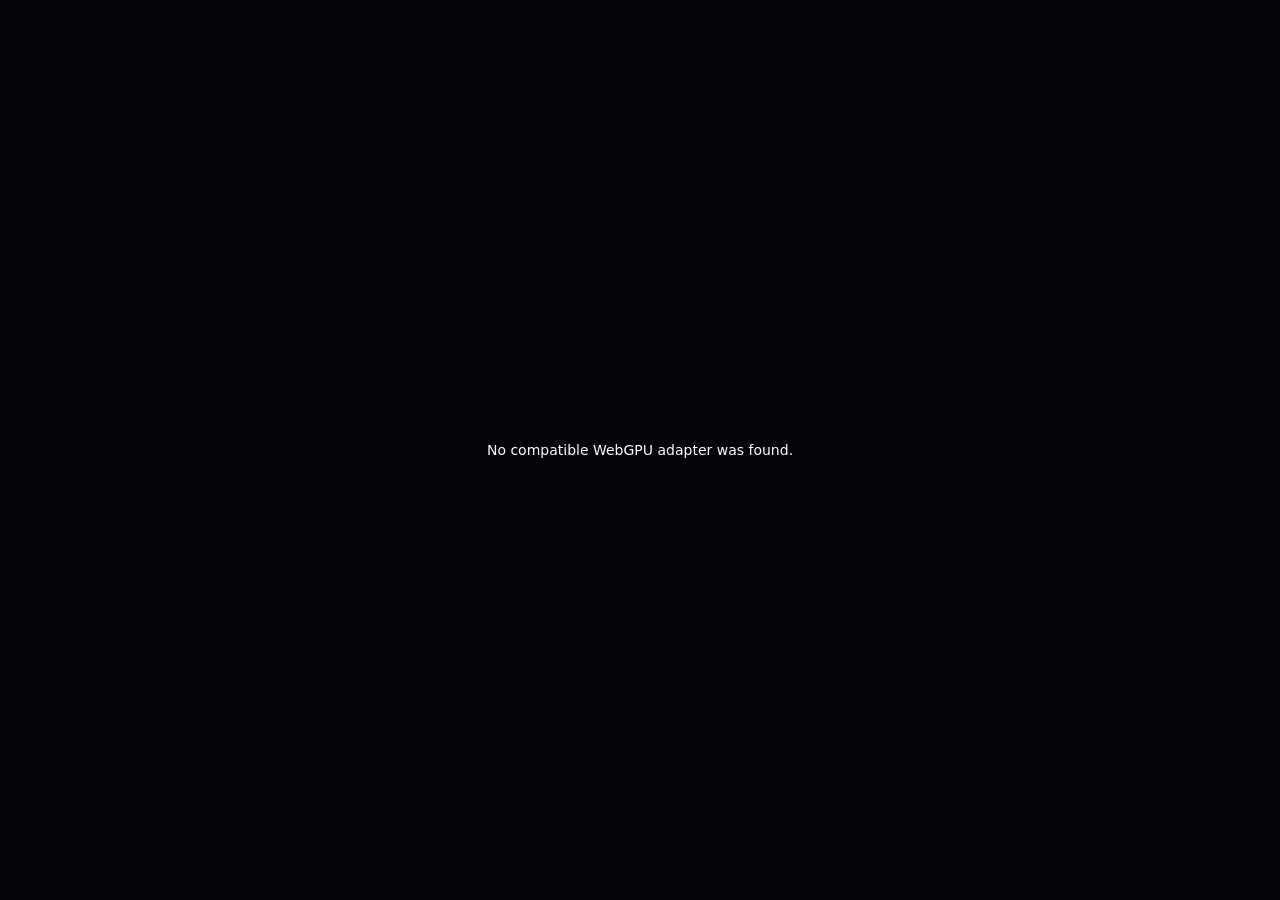
<file: nest/assets/orb-ai/orb.html>
<!doctype html>
<html lang="en">
<head>
  <meta charset="UTF-8" />
  <meta name="viewport" content="width=device-width, initial-scale=1" />
  <link rel="icon" href="data:," />
  <title>Liquid Orb</title>
  <style>
    html, body, canvas { width: 100%; height: 100%; margin: 0; }
    body { overflow: hidden; background: #030409; }
    canvas { display: block; }
    #status { position: fixed; inset: 0; display: grid; place-items: center; color: white; font: 14px system-ui; }
  </style>
</head>
<body>
  <canvas id="orb" aria-label="Animated liquid glass orb"></canvas>
  <div id="status" hidden></div>
  <script type="module">
    const shaderSource = "// Glass Liquid — curated flow programs with an optional glass shell.\n//\n// The local presets use independent spatial models for Siri-like sheets,\n// symmetric colour waves, aurora curtains, frost flow, neural interference,\n// liquid chrome, opal interference, a voice membrane, a blue liquid drop, and\n// a violet molten core, plus a chromatic brushed-metal field. The legacy liquid\n// bank remains below for compatibility with older shared shader\n// code, but is not exposed as an editor preset.\n//\n// When enabled, the shell uses a signed-distance refraction profile around the\n// boundary, asymmetric spectral separation, and two directional edge lights.\n// The fluid is resampled through that profile, so glass changes the image rather\n// than covering it with a translucent white face.\n//\n// ---------------------------------------------------------------------------\n// Analytic optical diffusion without a convolution.\n// ---------------------------------------------------------------------------\n//\n// The source used a thirteen-tap 5px frost blur. This port keeps one fluid\n// evaluation and applies the equivalent gaussian in the frequency domain:\n//\n//  1. **Per-octave attenuation, inside `lqFbm`.** Convolving with a gaussian of\n//     sigma σ scales a component at wavenumber k by exp(-k²σ²/2). An fbm's\n//     octaves have known wavenumbers — octave i sits at 2.03^i times the base —\n//     so each octave's amplitude is scaled by its own factor and the field is\n//     sampled once. The mean is untouched (a blur preserves it), so only the\n//     deviation from 0.5 is scaled and the `s / m` normaliser is unchanged.\n//     Every caller passes the diffusion sigma in its own input units, so detail\n//     attenuation continues to track `zoom`.\n//\n//  2. **Value-space quadrature at every pointwise nonlinearity.** This is the\n//     part that is easy to get wrong. `blur(ridge(f))` is not `ridge(blur(f))`:\n//     attenuating first and ridging after leaves filaments thin and hard where\n//     the blur should have spread them, which is exactly how the earlier\n//     analytic-edge version failed. So `lqFbm` also returns the standard\n//     deviation of the detail the attenuation removed — within a gaussian\n//     window an octave scaled by β contributes variance ∝ (1 - β²), NOT\n//     (1 - β)² — and every nonlinearity applied to that field integrates it\n//     back out with a three-point Gauss-Hermite rule (exact through the fourth\n//     moment). Three evaluations of a function of one float, not three\n//     evaluations of the noise. `lqRidgeS`/`lqStepS`/`lqPowS` below; Nectar's\n//     branch has the fbm inside a `sin`, where the same integral is closed-form\n//     (E[sin(A + cε)] = sin A · exp(-c²σ²/2)), so it damps the sine instead.\n//\n//  3. **One continuous disc edge.** The fluid always reaches the sphere\n//     boundary. Glass changes its sample coordinates near that boundary, so\n//     toggling the shell cannot reveal a second hard-clipped silhouette.\n//\n// Deliberately NOT ported, and why:\n//   - The liquid grain. It sits below display-pixel scale and adds noise rather\n//     than useful optical detail, so Glass Liquid has no Grain parameter.\n//   - The two contact-shadow ellipses under the ball and its outer\n//     `0 26px 50px -24px` drop shadow. The Orbs family cut the source app's\n//     floor at the user's request, and the export paints over `Color.black`.\n//\n// Scalar controls are packed after `time`; the colour bank starts on the next\n// 16-byte boundary. The TypeScript writer mirrors this order exactly.\nstruct Uniforms {\n  size:           vec2<f32>,\n  time:           f32,\n  speed:          f32,\n  radius:         f32,\n  zoom:           f32,\n  warp:           f32,\n  ridgeAmt:       f32,\n  sharp:          f32,\n  shade:          f32,\n  sheen:          f32,\n  gloss:          f32,\n  shellMidAlpha:  f32,\n  shellEdgeAlpha: f32,\n  exposure:       f32,\n  style:          f32,\n  edgeSoftness:   f32,\n  edgeGlow:       f32,\n  paletteCount:   f32,\n  glassEnabled:   f32,\n  glassOpacity:   f32,\n  contourDeform:  f32,\n  bandDensity:    f32,\n  chromaticShift: f32,\n  metalScale:     f32,\n  metalStretch:   f32,\n  metalAngle:     f32,\n  metalOffset:    f32,\n  metalPhase:     f32,\n  metalEvolution: f32,\n  metalRoughness: f32,\n  metalDepth:     f32,\n  particleDensity: f32,\n  ribbonCount:     f32,\n  ribbonWidth:     f32,\n  ribbonTwist:     f32,\n  ribbonFold:      f32,\n  ribbonBreath:    f32,\n  particleSize:    f32,\n  particleBloom:   f32,\n  colorA:         vec4<f32>,\n  colorB:         vec4<f32>,\n  colorC:         vec4<f32>,\n  colorD:         vec4<f32>,\n  highlightColor: vec4<f32>,\n  shellInner:     vec4<f32>,\n  shellMid:       vec4<f32>,\n  shellEdge:      vec4<f32>,\n  sheenColor:     vec4<f32>,\n  specColor:      vec4<f32>,\n  canvasColor:    vec4<f32>,\n  glowColor:      vec4<f32>,\n  paletteStop0:    vec4<f32>,\n  paletteStop1:    vec4<f32>,\n  paletteStop2:    vec4<f32>,\n  paletteStop3:    vec4<f32>,\n  paletteStop4:    vec4<f32>,\n  paletteStop5:    vec4<f32>,\n  paletteStop6:    vec4<f32>,\n  paletteStop7:    vec4<f32>,\n  paletteStop8:    vec4<f32>,\n  paletteStop9:    vec4<f32>,\n  paletteStop10:   vec4<f32>,\n  paletteStop11:   vec4<f32>,\n};\n@group(0) @binding(0) var<uniform> u: Uniforms;\n\n// ── The Orbs edge bank (WGSL) ───────────────────────────────────────────────\n// Two knobs every orb on the shelf carries: how soft its limb is, and how far\n// it glows past it. See effects/_shared/edge.ts for the contract.\n//\n// THREE files must agree — edge.wgsl, edge.metal, edge.sksl. Change one, change\n// all three, or the Code tab starts lying about what it ships.\n\n// How much wider than the shipped feather the Edge softness slider is asking\n// for. 0.005 is the width every orb was authored with, so this returns exactly\n// 0 at the default and every edge expression collapses to the constant it\n// replaced — the defaults are bit-identical to the render before the bank.\nfn mfEdgeD(soft: f32) -> f32 {\n  return soft - 0.005;\n}\n\n// The halo an orb throws past its own limb.\n//\n// ADDED, never subtracted: whatever the orb already paints out there — a\n// studio wall, its own exp() bleed, the sheet's cones — survives untouched.\n// That is what lets this be adopted by seventeen shaders whose backdrops have\n// nothing in common.\n//\n// `glow == 0` returns `col` by an early exit rather than by adding zero. Both\n// are exact, but the exit also skips the length() on the ~60% of the frame\n// outside the ball, and 0 is the default.\nfn mfEdgeGlow(col: vec3<f32>, uv: vec2<f32>, ctr: vec2<f32>, rad: f32,\n              soft: f32, glow: f32, glowRGB: vec3<f32>) -> vec3<f32> {\n  if (glow <= 0.0) { return col; }\n  let r = length(uv - ctr);\n  // Fenced to the outside of the limb by the same softness the limb uses, so\n  // the halo starts where the ball stops however soft that boundary is. Without\n  // it the exp() is 1 across the whole disc and washes the face flat.\n  let outside = smoothstep(rad - max(soft, 0.0005), rad + max(soft, 0.0005), r);\n  return col + glowRGB * (glow * exp(-max(r - rad, 0.0) * 11.0) * outside);\n}\n\n\n// ── The Orbs palette-ramp bank (WGSL) ───────────────────────────────────────\n// The add/remove colour list, evaluated INSIDE the shader so every stop paints\n// its own region of the ball instead of being averaged into a role colour.\n// See effects/_shared/ramp.ts for the contract.\n//\n// THREE files must agree — ramp.wgsl, ramp.metal, ramp.sksl. Change one, change\n// all three, or the Code tab starts lying about what it ships.\n\n// One stop, picked without a dynamic array index.\n//\n// A `var` array indexed by a runtime value is the shape that spills to scratch\n// memory on the GPUs this project cares about (PERFORMANCE.md); twelve selects\n// stay in registers and are branchless on every backend. Written once here so\n// no adopting shader has to.\nfn mfRampPick(idx: f32,\n              s0: vec3<f32>, s1: vec3<f32>, s2:  vec3<f32>, s3:  vec3<f32>,\n              s4: vec3<f32>, s5: vec3<f32>, s6:  vec3<f32>, s7:  vec3<f32>,\n              s8: vec3<f32>, s9: vec3<f32>, s10: vec3<f32>, s11: vec3<f32>) -> vec3<f32> {\n  var r = s0;\n  r = select(r, s1,  idx == 1.0);\n  r = select(r, s2,  idx == 2.0);\n  r = select(r, s3,  idx == 3.0);\n  r = select(r, s4,  idx == 4.0);\n  r = select(r, s5,  idx == 5.0);\n  r = select(r, s6,  idx == 6.0);\n  r = select(r, s7,  idx == 7.0);\n  r = select(r, s8,  idx == 8.0);\n  r = select(r, s9,  idx == 9.0);\n  r = select(r, s10, idx == 10.0);\n  r = select(r, s11, idx == 11.0);\n  return r;\n}\n\n// The CYCLIC ramp: `t` wraps, and the last stop runs back into the first.\n//\n// This is the one a generated-colour orb wants. Prism's hue comes from a cosine\n// of an unbounded scalar field, so its colour has always been periodic — a\n// clamped ramp would flatten every band past t == 1 into one colour and throw\n// the banding away. Wrapping keeps the field's structure exactly and only swaps\n// what the structure is *coloured* with.\n//\n// NOT ONE BRANCH IN HERE, and that is load-bearing rather than tidy. An orb\n// evaluates this next to a `fract(sin(x) * 43758.5453)` grain hash, which\n// amplifies a last-bit change in its argument by ~44000x. Any `if` in this file\n// or at a call site splits the fragment's basic block, the compiler stops\n// folding `uv / rad` into its uses, and the hash turns that into speckle up to\n// 33/255 — measured, on exactly the first cut of this bank. Straight-line code\n// keeps the untouched render bit-identical. Same reasoning as the early-out\n// guards every orb carries; see the note in orb-prism.wgsl.\nfn mfRampCyc(tIn: f32, n: f32,\n             s0: vec3<f32>, s1: vec3<f32>, s2:  vec3<f32>, s3:  vec3<f32>,\n             s4: vec3<f32>, s5: vec3<f32>, s6:  vec3<f32>, s7:  vec3<f32>,\n             s8: vec3<f32>, s9: vec3<f32>, s10: vec3<f32>, s11: vec3<f32>) -> vec3<f32> {\n  let k  = clamp(floor(n + 0.5), 1.0, 12.0);\n  let x  = fract(tIn) * k;\n  let i0 = min(floor(x), k - 1.0);\n  let i1 = select(i0 + 1.0, 0.0, i0 + 1.0 >= k);   // the wrap\n  return mix(mfRampPick(i0, s0, s1, s2, s3, s4, s5, s6, s7, s8, s9, s10, s11),\n             mfRampPick(i1, s0, s1, s2, s3, s4, s5, s6, s7, s8, s9, s10, s11),\n             x - i0);\n}\n\n// The CLAMPED ramp: stop 0 at t == 0, the last stop at t == 1, held outside.\n//\n// This is the one an orb with an authored dark→light body ramp wants — the\n// four-stop Deep/Mid/Surge/Crest shape, where the ends really are ends.\n//\n// Branchless for the same reason as `mfRampCyc`. The single-stop case falls out\n// of the arithmetic rather than needing an early return: k == 1 makes the span\n// zero, so x is 0, i0 is 0 and the mix weight is 0 — s0, exactly.\nfn mfRampLin(tIn: f32, n: f32,\n             s0: vec3<f32>, s1: vec3<f32>, s2:  vec3<f32>, s3:  vec3<f32>,\n             s4: vec3<f32>, s5: vec3<f32>, s6:  vec3<f32>, s7:  vec3<f32>,\n             s8: vec3<f32>, s9: vec3<f32>, s10: vec3<f32>, s11: vec3<f32>) -> vec3<f32> {\n  let k  = clamp(floor(n + 0.5), 1.0, 12.0);\n  let x  = clamp(tIn, 0.0, 1.0) * (k - 1.0);\n  let i0 = clamp(floor(x), 0.0, max(k - 2.0, 0.0));\n  return mix(mfRampPick(i0,     s0, s1, s2, s3, s4, s5, s6, s7, s8, s9, s10, s11),\n             mfRampPick(i0 + 1.0, s0, s1, s2, s3, s4, s5, s6, s7, s8, s9, s10, s11),\n             x - i0);\n}\n\n// ── The ramp as ONE value ───────────────────────────────────────────────────\n//\n// Thirteen uniforms is a reasonable thing for a shader to hold and a terrible\n// thing for a helper to take. Several orbs make their body colour deep inside\n// one — Glass·Liquid's fluid, the studio orbs' environment mirrors — and in the\n// MSL these files are transcribed against, a helper cannot read the stitchable\n// entry point's arguments, so the palette has to be handed down. Bundled like\n// this that is one parameter instead of thirteen, and the three languages stay\n// line-for-line.\n//\n// The stops come back out by CONSTANT index only, so this is still not a\n// dynamically indexed array and still cannot spill to scratch memory.\nstruct MfRamp {\n  n:   f32,\n  s0:  vec3<f32>, s1:  vec3<f32>, s2:  vec3<f32>, s3:  vec3<f32>,\n  s4:  vec3<f32>, s5:  vec3<f32>, s6:  vec3<f32>, s7:  vec3<f32>,\n  s8:  vec3<f32>, s9:  vec3<f32>, s10: vec3<f32>, s11: vec3<f32>,\n};\n\nfn mfRampOf(n: f32,\n            s0: vec3<f32>, s1: vec3<f32>, s2:  vec3<f32>, s3:  vec3<f32>,\n            s4: vec3<f32>, s5: vec3<f32>, s6:  vec3<f32>, s7:  vec3<f32>,\n            s8: vec3<f32>, s9: vec3<f32>, s10: vec3<f32>, s11: vec3<f32>) -> MfRamp {\n  return MfRamp(n, s0, s1, s2, s3, s4, s5, s6, s7, s8, s9, s10, s11);\n}\n\nfn mfRampCycR(t: f32, r: MfRamp) -> vec3<f32> {\n  return mfRampCyc(t, r.n, r.s0, r.s1, r.s2, r.s3, r.s4, r.s5,\n                   r.s6, r.s7, r.s8, r.s9, r.s10, r.s11);\n}\n\nfn mfRampLinR(t: f32, r: MfRamp) -> vec3<f32> {\n  return mfRampLin(t, r.n, r.s0, r.s1, r.s2, r.s3, r.s4, r.s5,\n                   r.s6, r.s7, r.s8, r.s9, r.s10, r.s11);\n}\n\n\n// Fluid geometry, in ball radii (|p| == 1 on the ball's edge, y up).\nconst GL_FU:   f32 = 0.88172043;   // canvas half-side = 0.82/0.93 R\n\n// Pure fluid keeps tighter diffusion; enabling glass restores the source's 5px\n// frosted diffusion inside the inset shell.\nconst GL_BSIG_CLEAR: f32 = 0.01800000;\nconst GL_BSIG_GLASS: f32 = 0.03990000;\n\n// --- the three constants the frequency-domain blur is fitted on -------------\n// A gaussian's response is exp(-k²σ²/2), so GL_KA is k²/2 for the wavenumber\n// where smoothstep-interpolated value noise actually keeps its energy. The\n// textbook choice — one cycle per noise cell, k = 2π, GL_KA = 19.74 — blurs too\n// hard, because the smoothstep interpolation is itself a low-pass and pulls the\n// effective k down to about 3.5. Fitted against the 13-tap render.\nconst GL_KA:  f32 = 6.0;\n// (2.03)² — how σ grows, in its own octave's cells, from one octave to the next.\nconst GL_KG:  f32 = 4.1209;\n// The warp field displaces the fluid rather than colouring it, so blurring the\n// image does not attenuate it as strongly as the model says. Also fitted.\nconst GL_KWA: f32 = 0.5;\n// One value-noise octave's standard deviation about its own mean, as a fraction\n// of its range — the scale that turns \"amplitude the attenuation removed\" into\n// \"how far the removed detail typically pushed the value\".\nconst GL_KR:  f32 = 0.32;\nconst GL_GH:  f32 = 1.73205081;   // sqrt(3), the 3-point Gauss-Hermite abscissa\n\n// Pure fluid reaches the ball edge.\nconst GL_CLEAR_EA: f32 = 0.995;\nconst GL_CLEAR_EB: f32 = 1.04;\n\n// ---------------------------------------------------------------------------\n// The sheet's liquid noise bank. Five octaves, gain .5, normalised by the\n// weight sum, and rotated every octave. This is NOT the bank the sheet's Prism\n// screen uses (a different hash, gain .55, unnormalised, no rotation).\n// ---------------------------------------------------------------------------\nfn lqHash(pIn: vec2<f32>) -> f32 {\n  var p = fract(pIn * vec2<f32>(123.34, 456.21));\n  p = p + vec2<f32>(dot(p, p + vec2<f32>(45.32)));\n  return fract(p.x * p.y);\n}\n\nfn lqNoise(p: vec2<f32>) -> f32 {\n  let i = floor(p);\n  var f = fract(p);\n  f = f * f * (3.0 - 2.0 * f);\n  return mix(mix(lqHash(i), lqHash(i + vec2<f32>(1.0, 0.0)), f.x),\n             mix(lqHash(i + vec2<f32>(0.0, 1.0)), lqHash(i + vec2<f32>(1.0, 1.0)), f.x), f.y);\n}\n\n// The fbm, pre-blurred. `bs` is the blur's sigma expressed in THIS call's input\n// units — the caller scales it by whatever it scaled the domain by. Returns\n// `.x` the attenuated value and `.y` the standard deviation of the detail the\n// attenuation took out, which is what a following nonlinearity has to integrate\n// over. Both are exact for a gaussian window: the surviving amplitude is β and\n// the variance that leaves is (1 - β²), per octave, weighted by that octave's\n// own share of the normalised sum.\nfn lqFbm(pIn: vec2<f32>, bs: f32) -> vec2<f32> {\n  var p = pIn;\n  var s:  f32 = 0.0;\n  var a:  f32 = 0.5;\n  var m:  f32 = 0.0;\n  var vr: f32 = 0.0;\n  let e = -GL_KA * bs * bs;\n  var g: f32 = 1.0;\n  for (var i: i32 = 0; i < 5; i = i + 1) {\n    let b = exp(e * g);\n    s  = s  + a * (0.5 + b * (lqNoise(p) - 0.5));\n    vr = vr + a * a * (1.0 - b * b);\n    m  = m + a;\n    a  = a * 0.5;\n    g  = g * GL_KG;\n    // GLSL's mat2(.8,.6,-.6,.8) is COLUMN-major — columns (.8,.6) and\n    // (-.6,.8) — so the product is written out rather than constructed.\n    p = vec2<f32>(0.8 * p.x - 0.6 * p.y, 0.6 * p.x + 0.8 * p.y) * 2.03;\n  }\n  return vec2<f32>(s / m, GL_KR * sqrt(vr) / m);\n}\n\nfn lqRidge(v: f32, k: f32) -> f32 {\n  return pow(clamp(1.0 - abs(v * 2.0 - 1.0), 0.0, 1.0), k);\n}\n\n// The sheet's four-stop ramp, shared by every branch of every program.\nfn lqRamp(v: f32, cA: vec3<f32>, cB: vec3<f32>, cC: vec3<f32>, cD: vec3<f32>) -> vec3<f32> {\n  var c = mix(cA, cB, smoothstep(0.0, 0.45, v));\n  c = mix(c, cC, smoothstep(0.38, 0.72, v));\n  c = mix(c, cD, smoothstep(0.68, 1.0, v));\n  // The editor's four colours are the default ramp. An optional custom palette\n  // can replace them without changing the scalar field that produces `v`.\n  return select(c, mfRampLin(v, u.paletteCount,\n                             u.paletteStop0.rgb, u.paletteStop1.rgb, u.paletteStop2.rgb,\n                             u.paletteStop3.rgb, u.paletteStop4.rgb, u.paletteStop5.rgb,\n                             u.paletteStop6.rgb, u.paletteStop7.rgb, u.paletteStop8.rgb,\n                             u.paletteStop9.rgb, u.paletteStop10.rgb, u.paletteStop11.rgb), u.paletteCount > 0.5);\n}\n\n// ---------------------------------------------------------------------------\n// The three nonlinearities the fluid applies to a pre-blurred field, each\n// integrated over the detail `lqFbm` attenuated away. Three-point\n// Gauss-Hermite — nodes 0 and ±sqrt(3)·sd, weights 4/6 and 1/6 — reproduces a\n// gaussian's second AND fourth moments, which is what keeps a ridged filament\n// spreading as it dims instead of just dimming. `vs` is an `lqFbm` result:\n// `.x` the value, `.y` that standard deviation.\n// ---------------------------------------------------------------------------\nfn lqRidgeS(vs: vec2<f32>, k: f32) -> f32 {\n  let d = GL_GH * vs.y;\n  return (lqRidge(vs.x - d, k) + 4.0 * lqRidge(vs.x, k) + lqRidge(vs.x + d, k)) / 6.0;\n}\n\nfn lqStepS(vs: vec2<f32>, a: f32, b: f32) -> f32 {\n  let d = GL_GH * vs.y;\n  return (smoothstep(a, b, vs.x - d) + 4.0 * smoothstep(a, b, vs.x)\n        + smoothstep(a, b, vs.x + d)) / 6.0;\n}\n\nfn lqPowS(vs: vec2<f32>, k: f32) -> f32 {\n  let d = GL_GH * vs.y;\n  return (pow(clamp(vs.x - d, 0.0, 1.0), k) + 4.0 * pow(clamp(vs.x, 0.0, 1.0), k)\n        + pow(clamp(vs.x + d, 0.0, 1.0), k)) / 6.0;\n}\n\n// ---------------------------------------------------------------------------\n// Curated local flow programs. Each preset owns a different spatial model;\n// colour changes are secondary to silhouette, frequency, and motion structure.\n// ---------------------------------------------------------------------------\n\nfn glsFinishPresetFluid(colorIn: vec3<f32>, p: vec2<f32>) -> vec3<f32> {\n  var color = colorIn;\n  color = mix(color, u.highlightColor.rgb,\n              u.shade * 0.22 * smoothstep(0.15, 1.15, dot(p, vec2<f32>(-0.32, 0.78))));\n  color = color * (1.0 - u.shade * 0.34\n                  * smoothstep(-0.1, 1.2, dot(p, vec2<f32>(0.45, -0.62))));\n  color = color * (1.0 - u.shade * 0.22 * smoothstep(0.72, 1.08, length(p)));\n  return clamp(color, vec3<f32>(0.0), vec3<f32>(1.0));\n}\n\nfn glsFinishEmissionFluid(colorIn: vec3<f32>, p: vec2<f32>) -> vec3<f32> {\n  var color = colorIn;\n  if (u.glassEnabled > 0.5) {\n    color = mix(color, u.highlightColor.rgb,\n                u.shade * 0.22 * smoothstep(0.15, 1.15, dot(p, vec2<f32>(-0.32, 0.78))));\n  }\n  color = color * (1.0 - u.shade * 0.34\n                  * smoothstep(-0.1, 1.2, dot(p, vec2<f32>(0.45, -0.62))));\n  color = color * (1.0 - u.shade * 0.22 * smoothstep(0.72, 1.08, length(p)));\n  return clamp(color, vec3<f32>(0.0), vec3<f32>(1.0));\n}\n\nfn glsSiriBand(q: vec2<f32>, drift: f32, phaseOffset: f32, amplitude: f32,\n               mainY: f32, envelope: f32, softness: f32) -> vec2<f32> {\n  let y = amplitude * envelope * sin(q.x * 1.0 + drift + phaseOffset);\n  let distanceToLine = abs(q.y - y);\n  let line = 0.018 / (sqrt(distanceToLine * distanceToLine + softness * softness) + 0.026);\n  let bandDistance = max(0.0, max(q.y - max(mainY, y), min(mainY, y) - q.y));\n  let band = 0.018 / (bandDistance + 0.075);\n  return vec2<f32>(line, band);\n}\n\nfn glsSiriFluid(p: vec2<f32>, t: f32) -> vec3<f32> {\n  // The reference wave is a main sinusoid plus four chromatically separated\n  // waves. Their enclosed bands carry colour while the shared crest stays hot.\n  let scale = 0.74 + u.zoom * 0.34;\n  let q = p / scale;\n  let xNorm = q.x;\n  let envelopeBase = cos(1.57079633 * min(abs(0.9 * xNorm), 1.0));\n  let envelope = envelopeBase * envelopeBase;\n  let low = 0.5 + 0.5 * cos(t * 0.37);\n  let mid = 0.5 + 0.5 * sin(t * 0.51 + 1.2);\n  let high = 0.5 + 0.5 * cos(t * 0.73 + 2.1);\n  let drift = t * 2.4;\n  let mainAmplitude = 0.25 + u.ridgeAmt * 0.075 + low * 0.018;\n  let bandAmplitude = mainAmplitude + mid * 0.025 + high * 0.018;\n  let mainY = mainAmplitude * envelope * sin(q.x * 1.1 + drift);\n  let separation = 1.85 + u.warp * 0.2 + mid * 0.28;\n  let softness = 0.035 + (1.0 - u.ridgeAmt) * 0.018 + mid * 0.006;\n\n  let band0 = glsSiriBand(q, drift, -separation, bandAmplitude, mainY, envelope, softness);\n  let band1 = glsSiriBand(q, drift, -separation * 0.34, bandAmplitude, mainY, envelope, softness);\n  let band2 = glsSiriBand(q, drift, separation * 0.34, bandAmplitude, mainY, envelope, softness);\n  let band3 = glsSiriBand(q, drift, separation, bandAmplitude, mainY, envelope, softness);\n  let w0 = band0.x + band0.y;\n  let w1 = band1.x + band1.y;\n  let w2 = band2.x + band2.y;\n  let w3 = band3.x + band3.y;\n  let total = w0 + w1 + w2 + w3;\n  let dominant0 = w0 * w0;\n  let dominant1 = w1 * w1;\n  let dominant2 = w2 * w2;\n  let dominant3 = w3 * w3;\n  let dominantTotal = dominant0 + dominant1 + dominant2 + dominant3;\n  let spectral = (u.colorA.rgb * dominant0 + u.colorC.rgb * dominant1\n                + u.colorB.rgb * dominant2 + u.colorD.rgb * dominant3)\n                / max(dominantTotal, 0.0001);\n  let energy = (1.0 - exp(-total * 0.58)) * envelope;\n  let mainDistance = abs(q.y - mainY);\n  let whiteCore = exp(-mainDistance * mainDistance / 0.0028) * envelope;\n  let glassFill = select(0.0, 1.0, u.glassEnabled > 0.5);\n  let atmosphere = mix(u.colorD.rgb, u.colorB.rgb,\n                       smoothstep(-0.7, 0.7, q.y)) * 0.018 * glassFill;\n  var color = atmosphere + spectral * energy * 1.14;\n  color = color + u.highlightColor.rgb * whiteCore * (0.18 + 0.1 * low);\n  let emissionMask = mix(smoothstep(0.08, 0.25, energy + whiteCore * 0.12),\n                         1.0, glassFill);\n  color = color * emissionMask;\n  color = color / (vec3<f32>(1.0) + color * 0.18);\n  return glsFinishEmissionFluid(color, p);\n}\n\nfn glsSpectrumHeight(q: vec2<f32>, t: f32, frequency: f32,\n                     phaseOffset: f32, amplitude: f32) -> f32 {\n  let x = q.x * 2.15;\n  let envelope = pow(4.0 / (4.0 + x * x), 4.0);\n  let breathing = 0.82 + 0.18 * sin(t * 0.48 + phaseOffset * 0.7);\n  let wave = abs(sin(frequency * x - t * 1.36 + phaseOffset));\n  return envelope * amplitude * breathing * (0.28 + 0.72 * wave);\n}\n\nfn glsSpectrumLayer(q: vec2<f32>, height: f32, softness: f32) -> f32 {\n  return (1.0 - smoothstep(max(height - softness, 0.0), height + softness, abs(q.y)))\n         * smoothstep(0.0, 0.045, height);\n}\n\nfn glsSpectrumFluid(p: vec2<f32>, t: f32) -> vec3<f32> {\n  // Three symmetric filled wave surfaces orbit a persistent support line. This\n  // keeps the iOS 9 voice-field silhouette without depending on canvas strokes.\n  let scale = 0.74 + u.zoom * 0.34;\n  let q = p / scale;\n  let amplitude = 0.26 + u.ridgeAmt * 0.27;\n  let frequency = 0.72 + u.warp * 0.095;\n  let softness = 0.026 + (1.0 - u.ridgeAmt) * 0.032;\n  let h0 = glsSpectrumHeight(q, t, frequency * 0.82, -1.2, amplitude * 0.72);\n  let h1 = glsSpectrumHeight(q, t, frequency, 0.45, amplitude);\n  let h2 = glsSpectrumHeight(q, t, frequency * 1.17, 2.05, amplitude * 0.82);\n  let l0 = glsSpectrumLayer(q, h0, softness);\n  let l1 = glsSpectrumLayer(q, h1, softness);\n  let l2 = glsSpectrumLayer(q, h2, softness);\n  let spectrumX = q.x * 2.15;\n  let envelope = pow(4.0 / (4.0 + spectrumX * spectrumX), 4.0);\n  let support = exp(-q.y * q.y / 0.00072) * envelope;\n  let total = l0 + l1 + l2;\n  let spectral = (u.colorB.rgb * l0 + u.colorC.rgb * l1 + u.colorD.rgb * l2)\n                 / max(total, 0.001);\n  let glassFill = select(0.0, 1.0, u.glassEnabled > 0.5);\n  var color = u.colorD.rgb * 0.025 * glassFill\n            + spectral * (1.0 - exp(-total * 0.86));\n  color = color + u.colorA.rgb * support * 0.58;\n  color = color / (vec3<f32>(1.0) + color * 0.2);\n  return glsFinishEmissionFluid(color, p);\n}\n\nfn glsAuroraLayer(p: vec2<f32>, t: f32, offset: f32) -> f32 {\n  let drift = t * 0.18 + offset * 2.5;\n  let wave1 = sin(p.x * (2.0 + u.warp * 0.13) + drift + offset * 6.0) * 0.25;\n  let wave2 = sin(p.x * 3.7 + drift * 1.3 + offset * 4.0) * 0.12;\n  let wave3 = sin(p.x * 7.2 + drift * 0.7 + offset * 8.0) * 0.055;\n  let noiseValue = lqFbm(vec2<f32>(p.x * 1.6 + drift * 0.35,\n                                   p.y * 0.8 + offset * 3.0), 0.018).x;\n  let center = offset * 0.46 + wave1 + wave2 + wave3\n               + (noiseValue - 0.5) * 0.28;\n  let dist = abs(p.y - center);\n  let glow = exp(-dist * dist * (13.0 - 5.0 * u.ridgeAmt));\n  let shimmer = lqFbm(vec2<f32>(p.x * 4.0 + t * 0.22,\n                                p.y * 7.0 + offset * 5.0), 0.012).x;\n  return glow * (0.64 + 0.36 * shimmer);\n}\n\nfn glsAuroraFluid(p: vec2<f32>, t: f32) -> vec3<f32> {\n  let q = p * (0.82 + u.zoom * 0.58);\n  let l0 = glsAuroraLayer(q, t, -0.72);\n  let l1 = glsAuroraLayer(q, t, 0.0);\n  let l2 = glsAuroraLayer(q, t, 0.72);\n  var color = u.colorA.rgb * (0.46 + 0.18 * (q.y + 1.0));\n  color = color + u.colorB.rgb * l0 * 1.3;\n  color = color + u.colorC.rgb * l1 * 1.15;\n  color = color + u.colorD.rgb * l2 * 1.2;\n  color = color + mix(u.colorB.rgb, u.colorD.rgb, 0.5) * min(l0 * l2, l1) * 0.65;\n\n  let starUv = (q + vec2<f32>(1.0)) * 18.0;\n  let starCell = floor(starUv);\n  let starHash = lqHash(starCell);\n  let starPoint = exp(-dot(fract(starUv) - vec2<f32>(0.5),\n                            fract(starUv) - vec2<f32>(0.5)) * 90.0);\n  let stars = step(0.965, starHash) * starPoint\n              * (0.55 + 0.45 * sin(t * (1.0 + starHash * 2.0) + starHash * 6.28));\n  color = color + u.highlightColor.rgb * stars * (1.0 - clamp(l0 + l1 + l2, 0.0, 1.0));\n  color = color / (vec3<f32>(1.0) + color * 0.28);\n  return glsFinishPresetFluid(color, p);\n}\n\nfn glsRotate(p: vec2<f32>, angle: f32) -> vec2<f32> {\n  let c = cos(angle);\n  let s = sin(angle);\n  return vec2<f32>(c * p.x - s * p.y, s * p.x + c * p.y);\n}\n\nfn glsNeuroShape(pIn: vec2<f32>, t: f32) -> f32 {\n  var p = pIn * (0.34 + 0.08 * u.zoom);\n  var sineAccum = vec2<f32>(0.0);\n  var result = vec2<f32>(0.0);\n  var scale = 8.0;\n  for (var j: i32 = 0; j < 11; j = j + 1) {\n    p = glsRotate(p, 1.0);\n    sineAccum = glsRotate(sineAccum, 1.0);\n    let layer = p * scale + vec2<f32>(f32(j)) + sineAccum - vec2<f32>(t * 0.34);\n    sineAccum = sineAccum + sin(layer);\n    result = result + (vec2<f32>(0.5) + 0.5 * cos(layer)) / scale;\n    scale = scale * 1.16;\n  }\n  return result.x + result.y;\n}\n\nfn glsPlasmaFluid(p: vec2<f32>, t: f32) -> vec3<f32> {\n  let shape = glsNeuroShape(p, t);\n  let phase = shape * (10.0 + u.warp) + p.x * 1.7 - p.y * 1.3 - t * 0.52;\n  let ridgeWidth = 0.62 - 0.24 * u.ridgeAmt;\n  let primary = pow(abs(cos(phase)), max(1.3, u.sharp * ridgeWidth));\n  let secondary = pow(abs(cos(phase * 0.53 + atan2(p.y, p.x) * 2.0 + t * 0.21)),\n                      max(1.6, u.sharp * (ridgeWidth + 0.1)));\n  let filaments = max(primary, secondary * 0.64);\n  let core = pow(primary, 4.0);\n  let polarity = 0.5 + 0.5 * sin(phase * 0.37 + shape * 3.0);\n  var color = mix(u.colorA.rgb * 0.42, u.colorD.rgb * 0.48, polarity * 0.46);\n  color = mix(color, u.colorB.rgb, filaments * 0.72);\n  color = mix(color, u.colorC.rgb, core * 0.68);\n  color = color + u.highlightColor.rgb * pow(core, 3.0) * 0.16;\n  color = color / (vec3<f32>(1.0) + color * 0.34);\n  return glsFinishPresetFluid(color, p);\n}\n\nfn glsChromeFluid(p: vec2<f32>, t: f32) -> vec3<f32> {\n  var q = p * (1.0 + u.zoom * 0.35);\n  let amplitude = 0.028 * u.warp;\n  for (var i: i32 = 1; i <= 9; i = i + 1) {\n    let fi = f32(i);\n    q.x = q.x + amplitude / fi * cos(fi * 2.7 * q.y + t * 0.46);\n    q.y = q.y + amplitude / fi * cos(fi * 3.1 * q.x - t * 0.4);\n  }\n  let denominator = max(abs(sin(t * 0.24 - q.y - q.x)), 0.045);\n  let flare = clamp(1.0 / denominator, 0.0, 18.0);\n  let metal = smoothstep(1.15, 7.5, flare);\n  let fold = 0.5 + 0.5 * cos((q.x - q.y) * (3.2 + u.sharp * 0.28) + t * 0.32);\n  let value = clamp(metal * 0.74 + fold * 0.36, 0.0, 1.0);\n  var color = lqRamp(value, u.colorD.rgb, u.colorC.rgb, u.colorB.rgb, u.colorA.rgb);\n  color = mix(color, u.colorA.rgb, pow(metal, 5.0) * 0.62);\n  return glsFinishPresetFluid(color, p);\n}\n\nfn glsChromaticMetalPhase(p: vec2<f32>, t: f32) -> f32 {\n  let angle = u.metalAngle * 0.01745329252;\n  let scale = max(u.metalScale, 0.05);\n  let stretch = mix(0.48, 1.58, clamp(u.metalStretch, 0.0, 1.0));\n  var q = glsRotate(p / scale, angle);\n  q = vec2<f32>(q.x / stretch, q.y * stretch);\n\n  // The reference advances continuously while local reflections evolve out of\n  // phase. Travelling domain waves provide that deformation without rotating\n  // the entire pattern as one rigid layer. Integer harmonics keep a clean loop.\n  let cycle = t * 0.46 + u.metalPhase * 6.28318530718;\n  let evolution = clamp(u.metalEvolution, 0.0, 2.0);\n  q.x = q.x + sin(q.y * 1.86 - cycle) * 0.095 * evolution;\n  q.x = q.x + sin((q.x + q.y) * 1.28 + cycle * 2.0 + 1.4) * 0.045 * evolution;\n  q.y = q.y + sin(q.x * 1.52 + cycle + 0.8) * 0.07 * evolution;\n\n  let repeats = max(u.bandDensity, 1.0);\n  return q.x * repeats * 2.18\n       + sin(q.y * (1.3 + repeats * 0.26) - cycle) * 0.56 * evolution\n       + sin((q.x - q.y) * 1.34 + cycle * 2.0 + 1.7) * 0.27 * evolution\n       + sin((q.x * 0.72 + q.y) * 2.1 - cycle * 3.0 + 0.35) * 0.11 * evolution\n       + sin(cycle) * 0.1\n       + sin(cycle * 3.0 + 0.7) * 0.035\n       + cycle\n       + u.metalOffset * 6.28318530718;\n}\n\nfn glsChromaticMetalTone(phase: f32) -> f32 {\n  let wave = 0.5 + 0.5 * cos(phase);\n  let roughness = clamp(u.metalRoughness, 0.0, 1.0);\n  let depth = clamp(u.metalDepth, 0.0, 1.0);\n  let edge = 0.025 + roughness * 0.18;\n  let broadReflection = smoothstep(0.5 - edge, 0.5 + edge, wave);\n  let hardReflection = pow(wave, mix(13.0, 4.0, roughness));\n  let blackFold = pow(1.0 - wave, mix(9.0, 3.0, roughness));\n  let body = mix(wave, broadReflection, 0.2 + depth * 0.3);\n  return clamp(0.018 + body * (0.46 + depth * 0.12)\n               + hardReflection * (0.3 + depth * 0.42)\n               - blackFold * (0.07 + depth * 0.11), 0.0, 1.0);\n}\n\nfn glsChromaticMetalSample(p: vec2<f32>, t: f32) -> vec3<f32> {\n  let phase = glsChromaticMetalPhase(p, t);\n  let angle = u.metalAngle * 0.01745329252;\n  let brushP = glsRotate(p / max(u.metalScale, 0.05), angle);\n  let brushed = sin(brushP.y * 146.0 + sin(brushP.x * 11.0) * 0.58)\n              + 0.48 * sin(brushP.y * 317.0 - brushP.x * 5.0);\n  let brushAmount = 0.004 + clamp(u.metalRoughness, 0.0, 1.0) * 0.014;\n  let tone = clamp(glsChromaticMetalTone(phase) + brushed * brushAmount, 0.0, 1.0);\n  return lqRamp(tone, u.colorD.rgb, u.colorB.rgb, u.colorC.rgb, u.colorA.rgb);\n}\n\nfn glsChromaticMetalFluid(p: vec2<f32>, t: f32) -> vec3<f32> {\n  let angle = u.metalAngle * 0.01745329252;\n  let splitDirection = glsRotate(vec2<f32>(0.0, 1.0), angle);\n  let split = splitDirection * u.chromaticShift * 0.045;\n  let redSample = glsChromaticMetalSample(p + split, t);\n  let neutral = glsChromaticMetalSample(p, t);\n  let blueSample = glsChromaticMetalSample(p - split, t);\n  let optical = vec3<f32>(redSample.r, neutral.g, blueSample.b);\n  let fringe = clamp(length(optical - neutral) * 4.0, 0.0, 1.0);\n  var color = mix(neutral, optical,\n                  clamp(u.chromaticShift * (0.72 + fringe * 0.28), 0.0, 1.0));\n  let centerTone = glsChromaticMetalTone(glsChromaticMetalPhase(p, t));\n  let glint = pow(centerTone, mix(12.0, 5.0, clamp(u.metalRoughness, 0.0, 1.0)));\n  color = mix(color, u.highlightColor.rgb,\n              glint * clamp(u.metalDepth, 0.0, 1.0) * 0.06);\n\n  // A second, sphere-scale reflection layer keeps the material metallic even\n  // when the optional glass shell is disabled. It modulates the animated ramp\n  // instead of raising exposure, preserving dark chrome between reflections.\n  let radial2 = clamp(dot(p, p), 0.0, 1.0);\n  let normal = normalize(vec3<f32>(p, sqrt(max(1.0 - radial2, 0.0))));\n  let roughness = clamp(u.metalRoughness, 0.0, 1.0);\n  let depth = clamp(u.metalDepth, 0.0, 1.0);\n  let key = pow(max(dot(normal, normalize(vec3<f32>(-0.48, 0.62, 0.62))), 0.0),\n                mix(7.0, 3.0, roughness));\n  let fill = pow(max(dot(normal, normalize(vec3<f32>(0.7, -0.34, 0.63))), 0.0),\n                 mix(10.0, 4.0, roughness));\n  let limb = 1.0 - normal.z;\n  let fresnel = pow(limb, 3.0);\n  let rim = pow(limb, 10.0);\n  color = color * (0.86 + normal.z * 0.14);\n  color = mix(color, u.highlightColor.rgb, key * (0.05 + depth * 0.13));\n  color = mix(color, u.colorC.rgb, fill * (0.025 + depth * 0.07));\n  color = mix(color, u.colorD.rgb, fresnel * (0.12 + depth * 0.15));\n  color = mix(color, u.highlightColor.rgb, rim * (0.035 + depth * 0.055));\n  return glsFinishPresetFluid(color, p);\n}\n\nfn glsOpalFluid(p: vec2<f32>, t: f32) -> vec3<f32> {\n  let q = p * (0.8 + u.zoom * 0.64);\n  let complexity = 0.76 + u.warp * 0.085;\n  var d = -t * 0.42;\n  var a = 0.0;\n  for (var i: i32 = 0; i < 8; i = i + 1) {\n    let fi = f32(i);\n    a = a + cos(fi - d - a * q.x * complexity);\n    d = d + sin(q.y * fi * complexity + a);\n  }\n  d = d + t * 0.42;\n  let c1 = cos(q * vec2<f32>(d, a)) * 0.6 + vec2<f32>(0.4);\n  let c2 = cos(a + d) * 0.5 + 0.5;\n  let interference = 0.5 + 0.5 * cos(vec3<f32>(c1.x, c1.y, c2)\n                         * cos(vec3<f32>(d, a, 2.5)) * 0.5 + vec3<f32>(0.5));\n  let tone = fract(interference.r * 0.37 + interference.g * 0.51\n                   + interference.b * 0.73 + c1.x * 0.22 - c1.y * 0.15);\n  var color = lqRamp(tone, u.colorB.rgb, u.colorC.rgb, u.colorD.rgb, u.colorA.rgb);\n  color = mix(color, u.colorA.rgb, 0.16 + 0.1 * interference.b);\n  color = color / (vec3<f32>(1.0) + color * 0.16);\n  return glsFinishPresetFluid(color, p);\n}\n\nfn glsFrostFluid(p: vec2<f32>, t: f32) -> vec3<f32> {\n  // The initial frost-style orb: a slow domain warp drives broad cloudy colour\n  // bodies, while a second higher-frequency field contributes adjustable veins.\n  var q = p * (0.66 + u.zoom * 0.92);\n  q.y = q.y + t * 0.055;\n  let blur = 0.011 + 0.006 * u.zoom;\n  let warpField = vec2<f32>(\n    lqFbm(q * 1.14 + vec2<f32>(t * 0.055, 0.0), blur).x,\n    lqFbm(q * 1.14 + vec2<f32>(6.8, -t * 0.048), blur).x\n  );\n  let warped = q + (warpField - vec2<f32>(0.5)) * (0.28 + u.warp * 0.17);\n  let body = lqFbm(warped * 1.48 + vec2<f32>(t * 0.032, -t * 0.02), blur * 1.48);\n  let veins = lqRidgeS(\n    lqFbm(warped * 2.36 + vec2<f32>(3.1, -t * 0.024), blur * 2.36),\n    u.sharp\n  );\n  let value = mix(lqStepS(body, 0.1, 0.9),\n                  clamp(veins * 0.8 + body.x * 0.46, 0.0, 1.0),\n                  u.ridgeAmt);\n  var color = lqRamp(value, u.colorA.rgb, u.colorB.rgb, u.colorC.rgb, u.colorD.rgb);\n  color = mix(color, u.colorA.rgb, 0.08 * smoothstep(0.62, 0.92, body.x));\n  return glsFinishPresetFluid(color, p);\n}\n\nfn glsVoiceWaveFluid(p: vec2<f32>, t: f32) -> vec3<f32> {\n  // A single broad membrane stays phase-coherent across the sphere. Nearby\n  // translucent layers add volume without splitting into separate Siri bands.\n  let scale = 0.76 + u.zoom * 0.34;\n  let q = p / scale;\n  let rimEnvelope = pow(max(1.0 - q.x * q.x, 0.0), 0.72);\n  let drift = t * 0.82;\n  let amplitude = 0.2 + u.warp * 0.018;\n  let mainY = rimEnvelope * (amplitude * sin(q.x * 1.48 + drift)\n              + 0.055 * sin(q.x * 3.2 - drift * 0.43 + 1.1));\n  let distance = q.y - mainY;\n  let width = 0.11 + (1.0 - u.ridgeAmt) * 0.075;\n  let membrane = exp(-distance * distance / max(width * width, 0.001)) * rimEnvelope;\n  let upperVeil = exp(-(distance - 0.105) * (distance - 0.105)\n                      / max(width * width * 2.4, 0.001)) * rimEnvelope;\n  let lowerVeil = exp(-(distance + 0.115) * (distance + 0.115)\n                      / max(width * width * 2.8, 0.001)) * rimEnvelope;\n  let crest = exp(-distance * distance / 0.0026) * rimEnvelope;\n  let depth = sqrt(max(1.0 - clamp(dot(p, p), 0.0, 1.0), 0.0));\n  var color = mix(u.colorA.rgb * 0.7, u.colorD.rgb * 0.34,\n                  smoothstep(-0.82, 0.82, q.y));\n  color = mix(color, u.colorB.rgb, upperVeil * 0.7);\n  color = mix(color, u.colorC.rgb, lowerVeil * 0.62);\n  color = color + mix(u.colorB.rgb, u.colorC.rgb, 0.46) * membrane * 0.34;\n  color = color + u.highlightColor.rgb * crest * 0.14;\n  color = color * (0.58 + 0.42 * depth);\n  return glsFinishPresetFluid(color, p);\n}\n\nfn glsBlueDropFluid(p: vec2<f32>, t: f32) -> vec3<f32> {\n  // Slow diagonal advection keeps the broad liquid bodies coherent. The two\n  // shear waves replace the reference orb's circular, looped point motion.\n  let depth = sqrt(max(1.0 - clamp(dot(p, p), 0.0, 1.0), 0.0));\n  var q = p * mix(0.72, 1.0, depth * 0.62 + 0.38);\n  q = glsRotate(q, -0.24 + 0.06 * sin(t * 0.17));\n  let scale = 1.0 + u.zoom * 1.12;\n  let blur = 0.012 + 0.006 * u.zoom;\n  let driftA = lqFbm(q * 1.28 + vec2<f32>(t * 0.095, -t * 0.034), blur * 1.28);\n  let driftB = lqFbm(glsRotate(q, 1.08) * 1.62\n                     + vec2<f32>(-t * 0.042, t * 0.078), blur * 1.62);\n  var flowed = q + vec2<f32>(driftA.x - 0.5, driftB.x - 0.5)\n                 * (0.24 + u.warp * 0.1);\n  flowed.x = flowed.x + sin(flowed.y * 2.15 + t * 0.24) * (0.035 + u.warp * 0.012);\n  flowed.y = flowed.y + sin(flowed.x * 1.38 - t * 0.18) * (0.045 + u.warp * 0.01);\n  let body = lqFbm(flowed * scale + vec2<f32>(t * 0.025, -t * 0.018), blur * scale);\n  let marble = lqRidgeS(lqFbm(flowed * (1.72 + u.zoom * 0.9)\n                              + vec2<f32>(2.7, -t * 0.035),\n                              blur * (1.72 + u.zoom * 0.9)),\n                            0.8 + u.sharp * 0.46);\n  let value = clamp(mix(body.x, body.x * 0.62 + marble * 0.58, u.ridgeAmt), 0.0, 1.0);\n  var color = lqRamp(value, u.colorA.rgb, u.colorB.rgb, u.colorC.rgb, u.colorD.rgb);\n  let light = pow(max(dot(normalize(vec3<f32>(p, depth)),\n                          normalize(vec3<f32>(-0.48, 0.62, 0.92))), 0.0), 3.2);\n  color = mix(color, u.highlightColor.rgb, light * (0.035 + 0.05 * u.shade));\n  color = color * (0.74 + 0.26 * depth);\n  return glsFinishPresetFluid(color, p);\n}\n\nfn glsVioletEmberFluid(p: vec2<f32>, t: f32) -> vec3<f32> {\n  // A radial twist and two crossing drift fields make heavy molten folds. This\n  // moves as a breathing spiral instead of the reference orb's closed circles.\n  let scale = 1.08 + u.zoom * 1.18;\n  let blur = 0.011 + 0.005 * u.zoom;\n  let radius = length(p);\n  let twist = t * 0.055 + radius * (0.72 + u.warp * 0.11)\n              + 0.08 * sin(t * 0.31 + radius * 4.0);\n  let q = glsRotate(p * scale, twist);\n  let low = lqFbm(q * 1.18 + vec2<f32>(t * 0.068, -t * 0.105), blur * 1.18);\n  let cross = lqFbm(glsRotate(q, -1.12) * 1.52\n                    + vec2<f32>(-t * 0.094, t * 0.042)\n                    + vec2<f32>(low.x * 1.35, -low.x * 0.72), blur * 1.52);\n  let warped = q + vec2<f32>(low.x - 0.5, cross.x - 0.5)\n                   * (0.3 + u.warp * 0.12);\n  let melt = lqFbm(warped * 1.34\n                   + vec2<f32>(cross.x * 1.48, low.x * 1.12), blur * 1.34);\n  let veins = lqRidgeS(lqFbm(warped * (2.05 + u.zoom * 0.72)\n                             + vec2<f32>(-2.1, t * 0.052),\n                             blur * (2.05 + u.zoom * 0.72)),\n                           0.82 + u.sharp * 0.58);\n  let heat = smoothstep(0.18, 0.92,\n                        melt.x * (0.72 - u.ridgeAmt * 0.16)\n                        + veins * (0.32 + u.ridgeAmt * 0.5));\n  var color = lqRamp(heat, u.colorA.rgb, u.colorB.rgb, u.colorC.rgb, u.colorD.rgb);\n  let pulse = 0.94 + 0.06 * sin(t * 0.44 + melt.x * 5.0);\n  color = color * pulse;\n  color = mix(color, u.highlightColor.rgb, pow(veins, 4.0) * 0.045);\n  return glsFinishPresetFluid(color, p);\n}\n\nfn glsRefractiveBlobFluid(p: vec2<f32>, t: f32) -> vec3<f32> {\n  // Broad advected cells give the lens something legible to bend. A slower\n  // caustic ribbon crosses those cells out of phase, so the material evolves\n  // without looking like a texture rotating inside a fixed sphere.\n  let radial2 = clamp(dot(p, p), 0.0, 1.0);\n  let depth = sqrt(max(1.0 - radial2, 0.0));\n  let scale = 0.82 + u.zoom * 1.08;\n  let blur = 0.012 + 0.005 * u.zoom;\n  var q = glsRotate(p * scale, 0.08 * sin(t * 0.17));\n  let driftA = lqFbm(q * 1.16 + vec2<f32>(t * 0.052, -t * 0.078), blur * 1.16);\n  let driftB = lqFbm(glsRotate(q, 1.21) * 1.34\n                     + vec2<f32>(-t * 0.064, t * 0.041), blur * 1.34);\n  q = q + vec2<f32>(driftA.x - 0.5, driftB.x - 0.5)\n          * (0.34 + u.warp * 0.105);\n\n  let body = lqFbm(q * 1.42 + vec2<f32>(driftB.x * 0.82, driftA.x * 0.66),\n                   blur * 1.42);\n  let ribbonPhase = q.y * (2.2 + u.warp * 0.11)\n                  + sin(q.x * 1.72 - t * 0.19) * 0.92\n                  + sin((q.x + q.y) * 1.08 + t * 0.13) * 0.46;\n  let ribbon = pow(clamp(1.0 - abs(sin(ribbonPhase)), 0.0, 1.0),\n                   0.82 + u.sharp * 0.23);\n  let fold = lqRidgeS(lqFbm(q * 2.05 + vec2<f32>(2.8, -t * 0.037),\n                            blur * 2.05), 0.9 + u.sharp * 0.32);\n  let value = clamp(body.x * 0.5 + driftA.x * 0.16\n                    + ribbon * (0.2 + u.ridgeAmt * 0.2)\n                    + fold * u.ridgeAmt * 0.18, 0.0, 1.0);\n\n  var color = lqRamp(value, u.colorA.rgb, u.colorB.rgb, u.colorC.rgb, u.colorD.rgb);\n  let caustic = pow(ribbon, 3.1) * (0.24 + 0.28 * u.ridgeAmt)\n               + pow(fold, 4.2) * 0.08;\n  color = mix(color, u.colorD.rgb, clamp(caustic, 0.0, 0.52));\n  color = color * (0.7 + depth * 0.3);\n  let key = pow(max(dot(normalize(vec3<f32>(p, depth)),\n                        normalize(vec3<f32>(-0.42, 0.58, 0.9))), 0.0), 4.0);\n  color = mix(color, u.highlightColor.rgb, key * 0.055);\n  return glsFinishPresetFluid(color, p);\n}\n\nfn glsParticleRibbonFluid(p: vec2<f32>, t: f32) -> vec3<f32> {\n  // The visible body is emitted by the dedicated particle pipeline. Keeping\n  // this branch empty lets the shared fullscreen pass contribute only the\n  // optional glass shell and its transparent background contract.\n  return vec3<f32>(0.0);\n}\n\nfn glsPresetFluid(p: vec2<f32>, style: i32, t: f32) -> vec3<f32> {\n  if (style == 9) { return glsSiriFluid(p, t); }\n  if (style == 10) { return glsAuroraFluid(p, t); }\n  if (style == 11) { return glsPlasmaFluid(p, t); }\n  if (style == 12) { return glsChromeFluid(p, t); }\n  if (style == 13) { return glsOpalFluid(p, t); }\n  if (style == 14) { return glsSpectrumFluid(p, t); }\n  if (style == 15) { return glsFrostFluid(p, t); }\n  if (style == 19) { return glsVoiceWaveFluid(p, t); }\n  if (style == 20) { return glsBlueDropFluid(p, t); }\n  if (style == 21) { return glsVioletEmberFluid(p, t); }\n  if (style == 22) { return glsChromaticMetalFluid(p, t); }\n  if (style == 23) { return glsRefractiveBlobFluid(p, t); }\n  if (style == 24) { return glsParticleRibbonFluid(p, t); }\n  return glsFrostFluid(p, t);\n}\n\n// ---------------------------------------------------------------------------\n// The fluid, at one point, already blurred and straight (not premultiplied):\n// the sheet's shader on `fu` — both programs, all four inner branches, and the\n// shared shade tail — with the blur folded into the noise bank as above. The\n// disc's own alpha is the caller's, because it is analytic now.\n// ---------------------------------------------------------------------------\nfn glsFluid(fu: vec2<f32>, md: i32, t: f32) -> vec3<f32> {\n  let df = length(fu);\n\n  let cA = u.colorA.rgb;\n  let cB = u.colorB.rgb;\n  let cC = u.colorC.rgb;\n  let cD = u.colorD.rgb;\n\n  // The blur's sigma, carried from fluid units into the fluid's own domains.\n  // `sp` is it in pp/q units — the warp shifts q about but does not stretch it\n  // on average, so pp and q share one. `sw` is the warp field's own, softened\n  // by GL_KWA.\n  let blurSigma = select(GL_BSIG_CLEAR, GL_BSIG_GLASS, u.glassEnabled > 0.5);\n  let sp = blurSigma * u.zoom;\n  let sw = sp * 1.1 * GL_KWA;\n\n  var fcol: vec3<f32>;\n  if (md < 0) {\n    // progA — the warped body, the only branch with the slow vertical drift\n    // and the only one that reads Ridge.\n    var pp = fu * u.zoom;\n    pp.y = pp.y + t * 0.05;\n    let w = vec2<f32>(lqFbm(pp * 1.1 + vec2<f32>(0.0, t * 0.09), sw).x,\n                      lqFbm(pp * 1.1 + vec2<f32>(7.7, -t * 0.07), sw).x);\n    let q = pp + u.warp * (w - vec2<f32>(0.5));\n    let body  = lqFbm(q * 1.5 + vec2<f32>(t * 0.04, 0.0), sp * 1.5);\n    let veins = lqRidgeS(lqFbm(q * 2.2 + vec2<f32>(3.1), sp * 2.2), u.sharp);\n    let v = mix(lqStepS(body, 0.12, 0.88),\n                clamp(veins * 0.85 + 0.45 * body.x, 0.0, 1.0), u.ridgeAmt);\n    fcol = lqRamp(v, cA, cB, cC, cD);\n  } else {\n    // progB — same warp, no vertical drift, four inner branches.\n    let pp = fu * u.zoom;\n    let w = vec2<f32>(lqFbm(pp * 1.1 + vec2<f32>(0.0, t * 0.09), sw).x,\n                      lqFbm(pp * 1.1 + vec2<f32>(7.7, -t * 0.07), sw).x);\n    let q = pp + u.warp * (w - vec2<f32>(0.5));\n    if (md == 0) {\n      // Nectar — a sine band the noise leans on. The fbm is INSIDE the sine, so\n      // the removed detail integrates out in closed form rather than by\n      // quadrature: E[sin(A + 6e)] = sin(A)·exp(-18·sd²). The second term of\n      // the exponent is the same integral for the sine's own `q.x * 7.0`, which\n      // the blur attenuates by exp(-49·sp²/2).\n      let n0 = lqFbm(q * 2.2, sp * 2.2);\n      let damp = exp(-18.0 * n0.y * n0.y - 24.5 * sp * sp);\n      var v = 0.5 + 0.5 * damp * sin(q.x * 7.0 + n0.x * 6.0 + t * 0.35);\n      v = mix(v, lqFbm(q * 1.4 + vec2<f32>(t * 0.03), sp * 1.4).x, 0.25);\n      fcol = lqRamp(v, cA, cB, cC, cD);\n    } else if (md == 1) {\n      // Lumen — two ridged fields multiplied into filaments. The two fields are\n      // independent, so each integrates its own detail out before the product.\n      let v = lqRidgeS(lqFbm(q * 1.4 + vec2<f32>(t * 0.06, 0.0), sp * 1.4), u.sharp)\n            * lqRidgeS(lqFbm(q * 1.7 - vec2<f32>(0.0, t * 0.05), sp * 1.7), u.sharp);\n      fcol = lqRamp(pow(v, 0.7), cA, cB, cC, cD);\n    } else if (md == 6) {\n      // Sprig — noise warped by noise, with a ridged edge darkening it.\n      let v = lqFbm(q * 1.3 + vec2<f32>(1.5 * lqFbm(q * 2.6 + vec2<f32>(t * 0.025), sp * 2.6).x), sp * 1.3);\n      let edge = lqRidgeS(lqFbm(q * 2.1 + vec2<f32>(7.0), sp * 2.1), 1.3);\n      fcol = lqRamp(lqStepS(v, 0.1, 0.9), cA, cB, cC, cD);\n      fcol = fcol * (1.0 - 0.18 * edge);\n    } else {\n      // Haze and Smoke — the same rising plume at two palettes.\n      let q2 = q + vec2<f32>(0.0, -t * 0.14);\n      let v = lqFbm(q2 * 1.6 + vec2<f32>(2.2 * lqFbm(q2 * 2.4 + vec2<f32>(0.0, -t * 0.05), sp * 2.4).x), sp * 1.6);\n      fcol = lqRamp(lqPowS(v, 1.5), cA, cB, cC, cD);\n    }\n  }\n\n  // The sheet's shared tail: a highlight up-left, a shadow down-right, and a\n  // darkened limb. All three are far below the blur's cutoff, so they are the\n  // sheet's own expressions untouched. The grain term the sheet ends on is not\n  // ported — see the header. The two `1 - shade*k*smoothstep(...)` terms are\n  // multiplicative darkening, not colours, so they stay literal.\n  fcol = mix(fcol, u.highlightColor.rgb,\n             u.shade * 0.3 * smoothstep(0.25, 1.25, dot(fu, vec2<f32>(-0.32, 0.78))));\n  fcol = fcol * (1.0 - u.shade * 0.42 * smoothstep(-0.05, 1.25, dot(fu, vec2<f32>(0.45, -0.62))));\n  fcol = fcol * (1.0 - u.shade * 0.3 * smoothstep(0.72, 1.0, df));\n  return clamp(fcol, vec3<f32>(0.0), vec3<f32>(1.0));\n}\n\n// ---------------------------------------------------------------------------\n// The shell.\n// ---------------------------------------------------------------------------\n\n// Source-over onto an opaque destination, straight (un-premultiplied) sRGB.\nfn glsOver(dst: vec3<f32>, src: vec3<f32>, a: f32) -> vec3<f32> {\n  let k = clamp(a, 0.0, 1.0);\n  return src * k + dst * (1.0 - k);\n}\n\nfn glsRefractionProfile(t: f32) -> f32 {\n  let depth = clamp(t, 0.0, 1.0);\n  let circular = sqrt(max(1.0 - (1.0 - depth) * (1.0 - depth), 0.0));\n  return 1.0 - circular;\n}\n\nfn glsHighlightLobe(normal: vec2<f32>, direction: vec2<f32>, cut: f32,\n                     power: f32) -> f32 {\n  let angular = clamp((dot(normal, direction) - cut) / max(1.0 - cut, 0.001),\n                      0.0, 1.0);\n  return pow(angular, power);\n}\n\nfn glsContourWave(angle: f32, t: f32) -> vec2<f32> {\n  let style = i32(u.style + 0.5);\n  if (style == 19) {\n    let wave = sin(angle * 2.0 + t * 0.27) * 0.72\n               + sin(angle * 4.0 - t * 0.16 + 2.1) * 0.28;\n    let slope = cos(angle * 2.0 + t * 0.27) * 1.44\n                + cos(angle * 4.0 - t * 0.16 + 2.1) * 1.12;\n    return vec2<f32>(wave, slope);\n  }\n  let wave = sin(angle * 3.0 + t * 0.62) * 0.52\n             + sin(angle * 5.0 - t * 0.41 + 1.7) * 0.31\n             + sin(angle * 2.0 + t * 0.23 + 3.1) * 0.17;\n  let slope = cos(angle * 3.0 + t * 0.62) * 1.56\n              + cos(angle * 5.0 - t * 0.41 + 1.7) * 1.55\n              + cos(angle * 2.0 + t * 0.23 + 3.1) * 0.34;\n  return vec2<f32>(wave, slope);\n}\n\nfn glsContourStrength() -> f32 {\n  if (u.style >= 18.5) { return 0.11; }\n  return select(0.09, 0.16, u.style >= 15.5);\n}\n\nfn glsContourScale(uv: vec2<f32>, t: f32, amount: f32) -> f32 {\n  if (amount <= 0.0) { return 1.0; }\n  let contour = glsContourWave(atan2(uv.y, uv.x), t);\n  return 1.0 + clamp(amount, 0.0, 1.0) * glsContourStrength() * contour.x;\n}\n\nfn glsContourNormal(uv: vec2<f32>, rad: f32, t: f32, amount: f32) -> vec2<f32> {\n  let distance = length(uv);\n  if (distance <= 0.0001) { return vec2<f32>(0.0); }\n  let radial = uv / distance;\n  let contour = glsContourWave(atan2(uv.y, uv.x), t);\n  let slope = clamp(amount, 0.0, 1.0) * glsContourStrength() * contour.y;\n  let tangent = vec2<f32>(-radial.y, radial.x);\n  return normalize(radial - tangent * (rad * slope / distance));\n}\n\nfn glsRefractionNormal(base: vec2<f32>, p: vec2<f32>, t: f32,\n                       style: i32) -> vec2<f32> {\n  if (style != 23) { return base; }\n  let tangent = vec2<f32>(-base.y, base.x);\n  let a = lqFbm(p * 2.15 + vec2<f32>(t * 0.061, -t * 0.043), 0.018).x;\n  let b = lqFbm(glsRotate(p, 1.37) * 2.55\n                  + vec2<f32>(-t * 0.037, t * 0.052), 0.021).x;\n  let wave = (a - b) * 0.76 + sin(atan2(p.y, p.x) * 3.0 + t * 0.21) * 0.08;\n  return normalize(base + tangent * wave);\n}\n\nfn orbGlassLiquidAnim(uv01: vec2<f32>) -> vec4<f32> {\n  // The runner hands uv01 with y down from the top, like stitchable MSL's\n  // `position`; the orb was authored bottom-left, so flip back.\n  let fc = vec2<f32>(uv01.x, 1.0 - uv01.y) * u.size;\n  let uv = (2.0 * fc - u.size) / max(min(u.size.x, u.size.y), 1.0);\n\n  let rad = max(u.radius, 0.05);\n  let t = u.time * u.speed;\n  let s = i32(u.style + 0.5);\n  let emissionOnly = u.glassEnabled <= 0.5 && (s == 9 || s == 14 || s == 24);\n  let contourRad = rad * glsContourScale(uv, t, u.contourDeform);\n\n  // Nothing on this pixel — and here that is the whole fluid and the whole\n  // shell skipped, over roughly 60% of the quad. 1.01 is the far edge of the\n  // ball's own coverage, `1 - smoothstep(0.99, 1.01, pd)` on the last line of\n  // this function, which is EXACTLY zero past it, so the full path already\n  // returns opaque black here. An early-out, not a clip: the number is that\n  // coverage term's own far edge, so do not \"tidy\" it to 1.0 — that would\n  // shave the outer half of the limb's antialiasing.\n  //\n  // Tested on `uv` rather than on `pd` because `|uv| > rad * 1.01` IS\n  // `pd > 1.01`, and it keeps `p` and `pd` in the same basic block as\n  // everything that reads them — the shape the four sibling orbs of this port\n  // need, where branching on `d` after computing it makes the compiler stop\n  // folding `uv / rad` into its uses and the moved last bit comes back through\n  // their grain hash as speckle up to 34/255. Glass Liquid has no grain and is\n  // nearly immune either way: at 1024x1024 this costs under a dozen bytes of a\n  // four-million-byte frame, off by 1/255. Those are the branch existing, not a\n  // pixel wrongly skipped — a copy of this guard with a threshold it can never\n  // reach diffs identically, and against it the guard is exactly 0/255.\n  if (length(uv) > contourRad * (1.01 + mfEdgeD(u.edgeSoftness))) {\n    // Off the ball entirely — but the halo lives out here, so hand back\n    // what the edge bank paints on nothing. Exactly black at Glow 0.\n    let halo = clamp(mfEdgeGlow(vec3<f32>(0.0), uv, vec2<f32>(0.0), contourRad,\n                                u.edgeSoftness, u.edgeGlow, u.glowColor.rgb),\n                     vec3<f32>(0.0), vec3<f32>(1.0));\n    let haloAlpha = max(halo.r, max(halo.g, halo.b));\n    return vec4<f32>(halo, haloAlpha);\n  }\n\n  let p   = uv / contourRad;     // deformed ball space: |p| == 1 on the edge\n  let pd  = length(p);\n\n  // ---- the fluid ------------------------------------------------------\n  let fu = p / GL_FU;\n\n  // Branch dispatch. Source indices 0/2/4/6 are progA (md < 0); the others are\n  // progB at the sheet's own mode number. An if-chain avoids a runtime-indexed\n  // lookup here.\n  var md: i32 = -1;\n  if (s == 1) { md = 1; }\n  else if (s == 3 || s == 8) { md = 7; }\n  else if (s == 5) { md = 6; }\n  else if (s == 7) { md = 0; }\n\n  let clearFa = 1.0 - smoothstep(GL_CLEAR_EA, GL_CLEAR_EB, pd);\n  let contourNormal = glsContourNormal(uv, rad, t, u.contourDeform);\n  let normal = glsRefractionNormal(contourNormal, p, t, s);\n  let edgeDepth = max(1.0 - pd, 0.0);\n  let refractionWidth = 0.015 + 0.95 * clamp(u.shellMidAlpha, 0.0, 1.0);\n  let refractionT = edgeDepth / max(refractionWidth, 0.001);\n  let refractionProfile = pow(glsRefractionProfile(refractionT), 0.68);\n  let refractionAmount = 1.6 * clamp(u.glassOpacity, 0.0, 1.0)\n                         * refractionProfile;\n  let refractedP = p - normal * refractionAmount;\n  var fcol = vec3<f32>(0.0);\n  if (clearFa > 0.0) {\n    if (s >= 9) {\n      if (u.glassEnabled > 0.5) {\n        // Three actual fluid evaluations produce optical dispersion. At the\n        // outer boundary the reference lens pulls samples from deep inside the\n        // orb; the channels converge continuously at the inner edge of the\n        // refraction band.\n        let channelSplit = 0.14 * clamp(u.gloss, 0.0, 2.0)\n                           * clamp(u.glassOpacity, 0.0, 1.0)\n                           * refractionProfile;\n        let redSample = glsPresetFluid(refractedP - normal * channelSplit, s, t);\n        let greenSample = glsPresetFluid(refractedP, s, t);\n        let blueSample = glsPresetFluid(refractedP + normal * channelSplit, s, t);\n        fcol = vec3<f32>(redSample.r, greenSample.g, blueSample.b);\n      }\n      else { fcol = glsPresetFluid(p, s, t); }\n    }\n    else { fcol = glsFluid(fu, md, t); }\n  }\n\n  // Voice-like presets become a true emissive layer when glass is disabled.\n  // Their empty pixels no longer inherit the opaque circular canvas fill.\n  let lum = dot(fcol, vec3<f32>(0.213, 0.715, 0.072));\n  let clearSat = clamp(vec3<f32>(lum) + (fcol - vec3<f32>(lum)) * 1.22,\n                       vec3<f32>(0.0), vec3<f32>(1.0));\n  let particleGlassOverlay = s == 24;\n  var col = select(\n    glsOver(u.canvasColor.rgb, clearSat, 0.99 * clearFa),\n    vec3<f32>(0.0),\n    particleGlassOverlay,\n  );\n  if (emissionOnly) {\n    let signal = max(clearSat.r, max(clearSat.g, clearSat.b));\n    let emissionCoverage = smoothstep(0.025, 0.16, signal);\n    col = clearSat * emissionCoverage;\n  }\n  if (u.glassEnabled > 0.5) {\n    // Surface lighting stays on a thin arc. The broad visual change comes from\n    // the refracted fluid above, not from a translucent white overlay.\n    // Its weights still need enough contrast to keep the exposed colour and\n    // highlight controls perceptible in the compact scene preview.\n    let surfaceWidth = select(\n      0.026 + 0.055 * clamp(u.shellEdgeAlpha, 0.0, 1.0),\n      0.09 + 0.12 * clamp(u.shellEdgeAlpha, 0.0, 1.0),\n      particleGlassOverlay,\n    );\n    let surfaceBand = (1.0 - smoothstep(0.0, surfaceWidth, edgeDepth)) * clearFa;\n    let opticalRim = pow(surfaceBand, select(1.8, 1.3, particleGlassOverlay));\n    let innerRimAlpha = select(\n      opticalRim * u.glassOpacity * 0.45,\n      opticalRim * u.glassOpacity * 0.14,\n      particleGlassOverlay,\n    );\n    col = glsOver(col, u.shellInner.rgb, innerRimAlpha);\n\n    let coolDirection = normalize(vec2<f32>(0.84, 0.54));\n    let warmDirection = normalize(vec2<f32>(-0.62, -0.78));\n    let coolSplit = glsHighlightLobe(normal, coolDirection, -0.32, 1.8);\n    let warmSplit = glsHighlightLobe(normal, warmDirection, -0.28, 2.0);\n    let dispersion = opticalRim * clamp(u.gloss, 0.0, 2.0)\n                     * (0.8 + 0.8 * u.shellEdgeAlpha);\n    col = glsOver(col, u.shellMid.rgb, dispersion * coolSplit);\n    col = glsOver(col, u.shellEdge.rgb, dispersion * warmSplit);\n\n    let edgeShadow = opticalRim * (0.015 + 0.15 * u.shellEdgeAlpha)\n                     * (0.15 + 0.85 * max(dot(normal, vec2<f32>(0.45, -0.89)), 0.0));\n    col = col * (1.0 - edgeShadow);\n\n    let keyDirection = normalize(vec2<f32>(-0.68, 0.73));\n    let fillDirection = normalize(vec2<f32>(0.74, -0.67));\n    let key = opticalRim * glsHighlightLobe(normal, keyDirection, 0.2, 2.8)\n              * clamp(u.sheen, 0.0, 2.0) * 1.4;\n    let fill = opticalRim * glsHighlightLobe(normal, fillDirection, 0.4, 3.6)\n               * clamp(u.sheen, 0.0, 2.0) * 1.0;\n    col = glsOver(col, u.sheenColor.rgb, key);\n    col = glsOver(col, u.specColor.rgb, fill);\n  }\n\n  // The ball's own edge, and nothing outside it — everything the effect does\n  // not paint must be exactly 0 so the page shows through.\n  let ballA = 1.0 - smoothstep(0.99 - mfEdgeD(u.edgeSoftness), 1.01 + mfEdgeD(u.edgeSoftness), pd);\n  col = clamp(col * max(u.exposure, 0.0), vec3<f32>(0.0), vec3<f32>(1.0)) * ballA;\n  // The Orbs edge bank — the Edge group's Glow. Adding zero is exactly\n  // the render this file was diffed against, and zero is the default.\n  let edged = mfEdgeGlow(col, uv, vec2<f32>(0.0), contourRad,\n                         u.edgeSoftness, u.edgeGlow, u.glowColor.rgb);\n  let finalColor = clamp(edged, vec3<f32>(0.0), vec3<f32>(1.0));\n  let emissionAlpha = max(finalColor.r, max(finalColor.g, finalColor.b));\n  let sphereAlpha = clamp(max(ballA, emissionAlpha), 0.0, 1.0);\n  let finalAlpha = select(\n    sphereAlpha,\n    emissionAlpha,\n    emissionOnly || particleGlassOverlay,\n  );\n  return vec4<f32>(finalColor, finalAlpha);\n}\n\n\nstruct VOut {\n  @builtin(position) pos: vec4<f32>,\n  @location(0) uv: vec2<f32>,\n};\n\n@vertex\nfn vs_main(@builtin(vertex_index) i: u32) -> VOut {\n  var p = array<vec2<f32>, 3>(\n    vec2<f32>(-1.0, -1.0),\n    vec2<f32>( 3.0, -1.0),\n    vec2<f32>(-1.0,  3.0),\n  );\n  var out: VOut;\n  out.pos = vec4<f32>(p[i], 0.0, 1.0);\n  let uv01 = (p[i] + vec2<f32>(1.0)) * 0.5;\n  out.uv = vec2<f32>(uv01.x, 1.0 - uv01.y);\n  return out;\n}\n\n@fragment\nfn fs_main(in: VOut) -> @location(0) vec4<f32> {\n  let c = orbGlassLiquidAnim(in.uv);\n\n  let fc = vec2<f32>(in.uv.x, 1.0 - in.uv.y) * u.size;\n  let uv = (2.0 * fc - u.size) / max(min(u.size.x, u.size.y), 1.0);\n  let rad = max(u.radius, 0.05);\n  let t = u.time * u.speed;\n  let contourRad = rad * glsContourScale(uv, t, u.contourDeform);\n  let q = (2.0 * fc - u.size) / u.size;\n  let fitEnd = 1.0;\n  let fitFeather = 2.0 / max(min(u.size.x, u.size.y), 1.0);\n  let fitStart = min(mix(contourRad, fitEnd, 0.5), fitEnd - fitFeather);\n  let fit = 1.0 - smoothstep(fitStart, fitEnd, max(abs(q.x), abs(q.y)));\n  return vec4<f32>(c.rgb * fit, c.a * fit);\n}\n\nconst PR_U_SEGMENTS: u32 = 384u;\nconst PR_V_SEGMENTS: u32 = 96u;\nconst PR_PARTICLES_PER_LAYER: u32 = PR_U_SEGMENTS * PR_V_SEGMENTS;\n\nstruct RibbonOut {\n  @builtin(position) pos: vec4<f32>,\n  @location(0) local: vec2<f32>,\n  @location(1) color: vec3<f32>,\n  @location(2) opacity: f32,\n};\n\nfn prHash(value: f32) -> f32 {\n  return fract(sin(value * 12.9898 + 78.233) * 43758.5453);\n}\n\nfn prRotateX(p: vec3<f32>, angle: f32) -> vec3<f32> {\n  let c = cos(angle);\n  let s = sin(angle);\n  return vec3<f32>(p.x, c * p.y - s * p.z, s * p.y + c * p.z);\n}\n\nfn prRotateY(p: vec3<f32>, angle: f32) -> vec3<f32> {\n  let c = cos(angle);\n  let s = sin(angle);\n  return vec3<f32>(c * p.x + s * p.z, p.y, -s * p.x + c * p.z);\n}\n\nfn prCurve(theta: f32, layer: f32, phase: f32) -> vec3<f32> {\n  let local = theta + layer * 0.11;\n  let foldPhase = 2.0 * local + phase * (0.72 + layer * 0.025);\n  let fold = clamp(u.ribbonFold, 0.0, 1.2);\n  let radial = 0.4 + (0.085 + fold * 0.04) * cos(foldPhase);\n  let orbit = local + phase * 0.13\n              + sin(local - phase * 0.22 + layer) * fold * 0.13;\n  let vertical = (0.235 + fold * 0.085) * sin(foldPhase)\n                 + 0.055 * sin(local * 3.0 - phase * 0.46 + layer * 0.7);\n  return vec3<f32>(radial * cos(orbit), vertical, radial * sin(orbit));\n}\n\nfn prPalette(valueIn: f32) -> vec3<f32> {\n  let value = fract(valueIn) * 4.0;\n  if (value < 1.0) { return mix(u.colorA.rgb, u.colorB.rgb, value); }\n  if (value < 2.0) { return mix(u.colorB.rgb, u.colorC.rgb, value - 1.0); }\n  if (value < 3.0) { return mix(u.colorC.rgb, u.colorD.rgb, value - 2.0); }\n  return mix(u.colorD.rgb, u.colorA.rgb, value - 3.0);\n}\n\n@vertex\nfn ribbon_vs_main(\n  @builtin(vertex_index) vertexIndex: u32,\n  @builtin(instance_index) instanceIndex: u32,\n) -> RibbonOut {\n  var corners = array<vec2<f32>, 6>(\n    vec2<f32>(-1.0, -1.0), vec2<f32>(1.0, -1.0), vec2<f32>(-1.0, 1.0),\n    vec2<f32>(-1.0, 1.0), vec2<f32>(1.0, -1.0), vec2<f32>(1.0, 1.0),\n  );\n  let layerIndex = instanceIndex / PR_PARTICLES_PER_LAYER;\n  let particleIndex = instanceIndex % PR_PARTICLES_PER_LAYER;\n  let uIndex = particleIndex / PR_V_SEGMENTS;\n  let vIndex = particleIndex % PR_V_SEGMENTS;\n  let layer = f32(layerIndex);\n  let random = prHash(f32(instanceIndex));\n  let activeLayer = layer < floor(clamp(u.ribbonCount, 2.0, 6.0) + 0.5);\n\n  let uCoord = (f32(uIndex) + prHash(f32(instanceIndex) + 11.0) * 0.56)\n               / f32(PR_U_SEGMENTS);\n  let vCoord = (f32(vIndex) + prHash(f32(instanceIndex) + 29.0) * 0.46)\n               / f32(PR_V_SEGMENTS);\n  let strip = vCoord * 2.0 - 1.0;\n  let t = u.time * u.speed;\n  let phase = t * 0.48;\n  let arc = fract(uCoord + layer * 0.211 - phase * 0.019);\n  let arcLength = 0.76 + 0.055 * sin(t * 0.23 + layer * 1.71);\n  let arcPosition = arc / arcLength;\n  let arcEnvelope = smoothstep(0.0, 0.075, arcPosition)\n                    * (1.0 - smoothstep(0.88, 1.0, arcPosition));\n  let particleVisible = activeLayer\n                        && arc <= arcLength\n                        && random <= clamp(u.particleDensity, 0.2, 1.0);\n  let theta = uCoord * 6.28318530718;\n  let center = prCurve(theta, layer, phase);\n  let ahead = prCurve(theta + 0.006, layer, phase);\n  let tangent = normalize(ahead - center);\n  let radial = normalize(center + vec3<f32>(0.001, 0.013, 0.007));\n  let side = normalize(cross(tangent, radial));\n  let surfaceNormal = normalize(cross(side, tangent));\n  let twist = theta * (0.72 + u.ribbonTwist * 0.58)\n              + phase * 0.74 + layer * 1.17;\n  let ribbonDirection = normalize(side * cos(twist) + surfaceNormal * sin(twist));\n  let widthEnvelope = (0.72 + 0.28 * pow(sin(theta * 1.5 + phase + layer), 2.0))\n                      * mix(0.42, 1.0, sqrt(max(arcEnvelope, 0.0)));\n  var position = center + ribbonDirection * strip * u.ribbonWidth * 0.5 * widthEnvelope;\n\n  let pulse = sin(t * 0.73 + layer * 1.71)\n              + 0.44 * sin(t * 1.17 + layer * 0.83 + 1.2);\n  position *= 1.0 + u.ribbonBreath * pulse * 0.16;\n  let layerCenter = layer\n                    - (floor(clamp(u.ribbonCount, 2.0, 6.0) + 0.5) - 1.0) * 0.5;\n  position = prRotateY(\n    position,\n    layerCenter * 0.24 + sin(t * 0.19 + layer * 1.3) * 0.055,\n  );\n  position = prRotateX(\n    position,\n    layerCenter * 0.14 + cos(t * 0.17 + layer * 0.9) * 0.04,\n  );\n  position = prRotateY(position, t * 0.105 + sin(t * 0.21) * 0.11);\n  position = prRotateX(position, -0.2 + sin(t * 0.16 + layer * 0.1) * 0.16);\n\n  let minSize = max(min(u.size.x, u.size.y), 1.0);\n  let depthScale = 0.88 + position.z * 0.16;\n  let orbPosition = position.xy * u.radius * 1.45 * depthScale;\n  let clip = vec2<f32>(\n    orbPosition.x * minSize / max(u.size.x, 1.0),\n    orbPosition.y * minSize / max(u.size.y, 1.0),\n  );\n  let canvasParticleScale = clamp(minSize / 640.0, 0.22, 1.0);\n  let pointPixels = max(0.6, u.particleSize)\n                    * (1.5 + u.particleBloom * 2.5)\n                    * (0.92 + position.z * 0.18)\n                    * canvasParticleScale;\n  let corner = corners[vertexIndex];\n  let pointOffset = corner * pointPixels * 2.0 / max(u.size, vec2<f32>(1.0));\n\n  let colorPhase = uCoord * 0.32 + layer * 0.19 + phase * 0.025\n                   + position.z * 0.08;\n  let stripEdge = smoothstep(0.58, 1.0, abs(strip));\n  let front = clamp(0.78 + position.z * 0.54, 0.5, 1.24);\n  let baseOpacity = mix(0.025, 0.009, clamp(u.shade / 1.5, 0.0, 1.0));\n  var out: RibbonOut;\n  out.pos = select(\n    vec4<f32>(2.0, 2.0, 1.0, 1.0),\n    vec4<f32>(clip + pointOffset, clamp(0.5 - position.z * 0.12, 0.05, 0.95), 1.0),\n    particleVisible,\n  );\n  out.local = corner;\n  out.color = pow(\n    mix(prPalette(colorPhase), u.highlightColor.rgb, stripEdge * 0.56),\n    vec3<f32>(0.72),\n  ) * front;\n  out.opacity = select(\n    0.0,\n    baseOpacity\n      * (0.72 + stripEdge * 1.28)\n      * arcEnvelope\n      * pow(canvasParticleScale, 1.35),\n    particleVisible,\n  );\n  return out;\n}\n\n@fragment\nfn ribbon_fs_main(in: RibbonOut) -> @location(0) vec4<f32> {\n  let distanceSquared = dot(in.local, in.local);\n  if (distanceSquared > 1.0) { discard; }\n  let core = exp(-distanceSquared * 4.8);\n  let halo = exp(-distanceSquared * 1.35);\n  let bloom = clamp(u.particleBloom, 0.0, 2.0);\n  let intensity = in.opacity * (core * 1.9 + halo * bloom * 0.72)\n                  * max(u.exposure, 0.0);\n  let glowMix = clamp((halo - core * 0.45) * (0.18 + u.edgeGlow * 0.5), 0.0, 0.7);\n  let color = mix(in.color, u.glowColor.rgb, glowMix);\n  let alpha = clamp(intensity, 0.0, 1.0);\n  return vec4<f32>(color * alpha, alpha);\n}\n\n@group(0) @binding(1) var ribbonTexture: texture_2d<f32>;\n@group(0) @binding(2) var ribbonSampler: sampler;\n\nfn prTextureUvFromOrb(p: vec2<f32>, contourRad: f32) -> vec2<f32> {\n  let minSize = max(min(u.size.x, u.size.y), 1.0);\n  let fc = (p * contourRad * minSize + u.size) * 0.5;\n  return clamp(\n    vec2<f32>(fc.x / max(u.size.x, 1.0), 1.0 - fc.y / max(u.size.y, 1.0)),\n    vec2<f32>(0.0),\n    vec2<f32>(1.0),\n  );\n}\n\nfn prSampleRibbon(p: vec2<f32>, contourRad: f32) -> vec4<f32> {\n  return textureSampleLevel(\n    ribbonTexture,\n    ribbonSampler,\n    prTextureUvFromOrb(p, contourRad),\n    0.0,\n  );\n}\n\n@fragment\nfn ribbon_composite_fs_main(in: VOut) -> @location(0) vec4<f32> {\n  let direct = textureSampleLevel(ribbonTexture, ribbonSampler, in.uv, 0.0);\n  if (u.glassEnabled <= 0.5) { return direct; }\n\n  let fc = vec2<f32>(in.uv.x, 1.0 - in.uv.y) * u.size;\n  let minSize = max(min(u.size.x, u.size.y), 1.0);\n  let uv = (2.0 * fc - u.size) / minSize;\n  let rad = max(u.radius, 0.05);\n  let t = u.time * u.speed;\n  let contourRad = rad * glsContourScale(uv, t, u.contourDeform);\n  let shell = orbGlassLiquidAnim(in.uv);\n  if (length(uv) > contourRad * (1.01 + mfEdgeD(u.edgeSoftness))) {\n    return shell;\n  }\n\n  let p = uv / contourRad;\n  let pd = length(p);\n  let clearFa = 1.0 - smoothstep(GL_CLEAR_EA, GL_CLEAR_EB, pd);\n  let normal = glsContourNormal(uv, rad, t, u.contourDeform);\n  let edgeDepth = max(1.0 - pd, 0.0);\n  let refractionWidth = 0.015 + 0.95 * clamp(u.shellMidAlpha, 0.0, 1.0);\n  let refractionT = edgeDepth / max(refractionWidth, 0.001);\n  let refractionProfile = pow(glsRefractionProfile(refractionT), 0.68);\n  let refractionAmount = 1.6 * clamp(u.glassOpacity, 0.0, 1.0)\n                         * refractionProfile;\n  let refractedP = p - normal * refractionAmount;\n  let channelSplit = 0.14 * clamp(u.gloss, 0.0, 2.0)\n                     * clamp(u.glassOpacity, 0.0, 1.0)\n                     * refractionProfile;\n  let redSample = prSampleRibbon(refractedP - normal * channelSplit, contourRad);\n  let greenSample = prSampleRibbon(refractedP, contourRad);\n  let blueSample = prSampleRibbon(refractedP + normal * channelSplit, contourRad);\n  let refractedAlpha = max(redSample.a, max(greenSample.a, blueSample.a)) * clearFa;\n  let refracted = vec4<f32>(\n    vec3<f32>(redSample.r, greenSample.g, blueSample.b) * clearFa,\n    refractedAlpha,\n  );\n  return vec4<f32>(\n    shell.rgb + refracted.rgb * (1.0 - shell.a),\n    shell.a + refracted.a * (1.0 - shell.a),\n  );\n}\n";
    const stateSeeds = {"idle":[1,1,0,0.2460000067949295,0.7200000286102295,0.3384000062942505,1.6640000343322754,0.23999999463558197,1.9800000190734863,0.11999999731779099,0.2800000011920929,0.23999999463558197,0.18000000715255737,0.18000000715255737,1.3600000143051147,9,0.004999999888241291,0,0,1,0.4399999976158142,0,2,0.41999998688697815,0.7699999809265137,0.23000000417232513,65,0,0,1,0.2199999988079071,0.25,0.7200000286102295,5,0.41999998688697815,1.25,0.550000011920929,0.30000001192092896,1.2000000476837158,0.699999988079071,0.7098039388656616,0.6509804129600525,0.45490196347236633,1,0.3686274588108063,0.529411792755127,0.5803921818733215,1,0.6039215922355652,0.3921568691730499,0.5411764979362488,1,0.38823530077934265,0.35686275362968445,0.5411764979362488,1,0.7137255072593689,0.7686274647712708,0.8235294222831726,1,1,1,1,1,0.6078431606292725,0.95686274766922,1,1,0.772549033164978,0.6627451181411743,1,1,0.9176470637321472,0.95686274766922,1,1,0.8627451062202454,0.9176470637321472,1,1,0.0117647061124444,0.01568627543747425,0.03529411926865578,1,0.42352941632270813,0.40784314274787903,0.5607843399047852,1,0.9686274528503418,0.9843137264251709,1,1,0.9372549057006836,0.9647058844566345,0.9921568632125854,1,0.8784313797950745,0.9333333373069763,0.9764705896377563,1,0.8313725590705872,0.9019607901573181,0.9686274528503418,1,0.7333333492279053,0.8352941274642944,0.9529411792755127,1,0.6509804129600525,0.7803921699523926,0.9411764740943909,1,0.529411792755127,0.6901960968971252,0.9215686321258545,1,0.43529412150382996,0.6196078658103943,0.9098039269447327,1,0.43529412150382996,0.6196078658103943,0.9098039269447327,1,0.43529412150382996,0.6196078658103943,0.9098039269447327,1,0.43529412150382996,0.6196078658103943,0.9098039269447327,1,0.43529412150382996,0.6196078658103943,0.9098039269447327,1],"thinking":[1,1,0,0.8199999928474426,0.7200000286102295,0.36000001430511475,3.200000047683716,0.5,2.200000047683716,0.11999999731779099,0.2800000011920929,0.23999999463558197,0.18000000715255737,0.18000000715255737,2,9,0.004999999888241291,0,0,1,0.4399999976158142,0,2,0.41999998688697815,0.7699999809265137,0.23000000417232513,65,0,0,1,0.2199999988079071,0.25,0.7200000286102295,5,0.41999998688697815,1.25,0.550000011920929,0.30000001192092896,1.2000000476837158,0.699999988079071,1,0.8470588326454163,0.41960784792900085,1,0.5098039507865906,0.95686274766922,1,1,1,0.48235294222831726,0.8352941274642944,1,0.5568627715110779,0.42352941632270813,1,1,1,1,1,1,1,1,1,1,0.6078431606292725,0.95686274766922,1,1,0.772549033164978,0.6627451181411743,1,1,0.9176470637321472,0.95686274766922,1,1,0.8627451062202454,0.9176470637321472,1,1,0.0117647061124444,0.01568627543747425,0.03529411926865578,1,0.5843137502670288,0.42352941632270813,1,1,0.9686274528503418,0.9843137264251709,1,1,0.9372549057006836,0.9647058844566345,0.9921568632125854,1,0.8784313797950745,0.9333333373069763,0.9764705896377563,1,0.8313725590705872,0.9019607901573181,0.9686274528503418,1,0.7333333492279053,0.8352941274642944,0.9529411792755127,1,0.6509804129600525,0.7803921699523926,0.9411764740943909,1,0.529411792755127,0.6901960968971252,0.9215686321258545,1,0.43529412150382996,0.6196078658103943,0.9098039269447327,1,0.43529412150382996,0.6196078658103943,0.9098039269447327,1,0.43529412150382996,0.6196078658103943,0.9098039269447327,1,0.43529412150382996,0.6196078658103943,0.9098039269447327,1,0.43529412150382996,0.6196078658103943,0.9098039269447327,1]};
    const ribbonStyleIndex = 24;
    const ribbonInstanceCount = 221184;
    const activationDurationMs = 220;
    const settleDurationMs = 650;
    const canvas = document.querySelector("#orb");
    const status = document.querySelector("#status");
    let animationFrame = 0;
    let device = null;
    let ribbonTarget = null;
    let stopped = false;
    let state = "thinking";
    let transitionTargetState = state;
    let fromUniforms = new Float32Array(stateSeeds[state]);
    let targetUniforms = new Float32Array(stateSeeds[state]);
    const displayedUniforms = new Float32Array(stateSeeds[state]);
    let transitionStartedAt = 0;
    let activeTransitionDuration = 0;
    let lastFrameAt = null;
    let motionPhase = 0;
    const audioRules = [[3,"all",0,0.7,5],[6,"mid",0.85,0,7],[21,"low",0.075,0,1],[10,"high",0.16,0,2],[14,"all",0,0.12,4]];
    const audioFlowStrengths = {"9":0.8,"10":0.65,"11":0.65,"14":0.75,"19":1,"21":0.7};
    function applyAudioUniforms(values, bands) {
      const strength = audioFlowStrengths[Math.round(values[15])] ?? 0;
      if (!strength) return;
      for (const [index, band, additive, proportional, ceiling] of audioRules) {
        const input = bands[band];
        const level = (Number.isFinite(input) ? Math.max(0, Math.min(1, input)) : 0) * strength;
        if (!level) continue;
        values[index] = Math.min(Math.max(ceiling, values[index]), values[index] * (1 + proportional * level) + additive * level);
      }
    }
    let audioBands = { low: 0, mid: 0, high: 0, all: 0 };
    // Feed normalized 0...1 bands from your audio analyser; zero them on stop.
    function setAudioBands(bands = {}) {
      audioBands = Object.fromEntries(["low", "mid", "high", "all"].map(key => [key,
        Number.isFinite(bands[key]) ? Math.max(0, Math.min(1, bands[key])) : 0]));
    }

    function srgbToLinear(value) {
      return value <= 0.04045
        ? value / 12.92
        : ((value + 0.055) / 1.055) ** 2.4;
    }

    function linearToSrgb(value) {
      return value <= 0.0031308
        ? value * 12.92
        : 1.055 * value ** (1 / 2.4) - 0.055;
    }

    function mixSrgb(from, to, progress) {
      return linearToSrgb(
        srgbToLinear(from) + (srgbToLinear(to) - srgbToLinear(from)) * progress,
      );
    }

    function transitionProgress(now) {
      if (activeTransitionDuration === 0) return 1;
      const raw = Math.min(1, Math.max(0, (now - transitionStartedAt) / activeTransitionDuration));
      return transitionTargetState === "thinking"
        ? 1 - (1 - raw) ** 3
        : raw * raw * (3 - 2 * raw);
    }

    function sampleTransition(now) {
      const progress = transitionProgress(now);
      for (let index = 3; index < displayedUniforms.length; index += 1) {
        const colorComponent = index >= 40
          && (index - 40) % 4 < 3;
        displayedUniforms[index] = colorComponent
          ? mixSrgb(fromUniforms[index], targetUniforms[index], progress)
          : fromUniforms[index] + (targetUniforms[index] - fromUniforms[index]) * progress;
      }
      return displayedUniforms;
    }

    function setState(nextState) {
      if (!Object.prototype.hasOwnProperty.call(stateSeeds, nextState)) {
        throw new TypeError(`Unknown liquid orb state: ${nextState}`);
      }
      if (nextState === state) return;

      const now = performance.now();
      sampleTransition(now);
      fromUniforms = new Float32Array(displayedUniforms);
      targetUniforms = new Float32Array(stateSeeds[nextState]);
      transitionTargetState = nextState;
      transitionStartedAt = now;
      activeTransitionDuration = nextState === "thinking"
        ? activationDurationMs
        : settleDurationMs;
      state = nextState;
    }

    Object.defineProperty(window, "liquidOrb", {
      value: Object.freeze({
        getState: () => state,
        setState,
        setAudioBands,
      }),
    });

    function stopWithError(error) {
      if (stopped) return;
      stopped = true;
      cancelAnimationFrame(animationFrame);
      ribbonTarget?.destroy();
      device?.destroy();
      status.hidden = false;
      status.textContent = error instanceof Error ? error.message : String(error);
      console.error(error);
    }

    async function start() {
      if (!navigator.gpu) throw new Error("WebGPU is not supported in this environment.");
      const adapter = await navigator.gpu.requestAdapter();
      if (!adapter) throw new Error("No compatible WebGPU adapter was found.");
      device = await adapter.requestDevice();
      const context = canvas.getContext("webgpu");
      if (!context) throw new Error("Unable to create a WebGPU canvas context.");

      const format = navigator.gpu.getPreferredCanvasFormat();
      context.configure({ device, format, alphaMode: "premultiplied" });
      const shader = device.createShaderModule({ code: shaderSource });
      const compilation = await shader.getCompilationInfo();
      const errors = compilation.messages.filter((message) => message.type === "error");
      if (errors.length) {
        throw new Error(errors.map((message) => `${message.lineNum}:${message.linePos} ${message.message}`).join("\n"));
      }

      const pipeline = device.createRenderPipeline({
        layout: "auto",
        vertex: { module: shader, entryPoint: "vs_main" },
        fragment: {
          module: shader,
          entryPoint: "fs_main",
          targets: [{
            format,
            blend: {
              color: {
                srcFactor: "one",
                dstFactor: "one-minus-src-alpha",
                operation: "add",
              },
              alpha: {
                srcFactor: "one",
                dstFactor: "one-minus-src-alpha",
                operation: "add",
              },
            },
          }],
        },
        primitive: { topology: "triangle-list" },
      });
      const ribbonPipeline = device.createRenderPipeline({
        layout: "auto",
        vertex: { module: shader, entryPoint: "ribbon_vs_main" },
        fragment: {
          module: shader,
          entryPoint: "ribbon_fs_main",
          targets: [{
            format,
            blend: {
              color: { srcFactor: "one", dstFactor: "one", operation: "add" },
              alpha: {
                srcFactor: "one",
                dstFactor: "one-minus-src-alpha",
                operation: "add",
              },
            },
          }],
        },
        primitive: { topology: "triangle-list" },
      });
      const ribbonCompositePipeline = device.createRenderPipeline({
        layout: "auto",
        vertex: { module: shader, entryPoint: "vs_main" },
        fragment: {
          module: shader,
          entryPoint: "ribbon_composite_fs_main",
          targets: [{
            format,
            blend: {
              color: {
                srcFactor: "one",
                dstFactor: "one-minus-src-alpha",
                operation: "add",
              },
              alpha: {
                srcFactor: "one",
                dstFactor: "one-minus-src-alpha",
                operation: "add",
              },
            },
          }],
        },
        primitive: { topology: "triangle-list" },
      });
      const values = new Float32Array(displayedUniforms);
      const uniformBuffer = device.createBuffer({
        size: values.byteLength,
        usage: GPUBufferUsage.UNIFORM | GPUBufferUsage.COPY_DST,
      });
      const bindGroup = device.createBindGroup({
        layout: pipeline.getBindGroupLayout(0),
        entries: [{ binding: 0, resource: { buffer: uniformBuffer } }],
      });
      const ribbonBindGroup = device.createBindGroup({
        layout: ribbonPipeline.getBindGroupLayout(0),
        entries: [{ binding: 0, resource: { buffer: uniformBuffer } }],
      });
      const ribbonSampler = device.createSampler({
        addressModeU: "clamp-to-edge",
        addressModeV: "clamp-to-edge",
        magFilter: "linear",
        minFilter: "linear",
      });
      let ribbonCompositeBindGroup = null;
      device.lost.then((info) => {
        stopWithError(new Error(`WebGPU device lost: ${info.message || info.reason}`));
      });
      device.addEventListener("uncapturederror", (event) => {
        event.preventDefault();
        stopWithError(new Error(`WebGPU rendering error: ${event.error.message}`));
      });

      function frame(now) {
        if (stopped) return;
        try {
          const dpr = Math.min(window.devicePixelRatio || 1, 2);
          const width = Math.max(1, Math.floor(canvas.clientWidth * dpr));
          const height = Math.max(1, Math.floor(canvas.clientHeight * dpr));
          if (canvas.width !== width || canvas.height !== height) {
            canvas.width = width;
            canvas.height = height;
            ribbonTarget?.destroy();
            ribbonTarget = null;
            ribbonCompositeBindGroup = null;
          }
          values.set(sampleTransition(now));
          const frameDelta = lastFrameAt === null
            ? 0
            : Math.min(0.1, Math.max(0, (now - lastFrameAt) / 1000));
          lastFrameAt = now;
          applyAudioUniforms(values, audioBands);
          motionPhase += frameDelta * Math.max(values[3], 0);
          values[0] = width;
          values[1] = height;
          values[2] = motionPhase / Math.max(values[3], 0.001);
          device.queue.writeBuffer(uniformBuffer, 0, values);

          const isParticleRibbon = Math.round(values[15]) === ribbonStyleIndex;
          const encoder = device.createCommandEncoder();
          if (isParticleRibbon) {
            if (!ribbonTarget || !ribbonCompositeBindGroup) {
              ribbonTarget = device.createTexture({
                size: { width, height },
                format,
                usage: GPUTextureUsage.RENDER_ATTACHMENT | GPUTextureUsage.TEXTURE_BINDING,
              });
              ribbonCompositeBindGroup = device.createBindGroup({
                layout: ribbonCompositePipeline.getBindGroupLayout(0),
                entries: [
                  { binding: 0, resource: { buffer: uniformBuffer } },
                  { binding: 1, resource: ribbonTarget.createView() },
                  { binding: 2, resource: ribbonSampler },
                ],
              });
            }
            const particlePass = encoder.beginRenderPass({
              colorAttachments: [{
                view: ribbonTarget.createView(),
                clearValue: { r: 0, g: 0, b: 0, a: 0 },
                loadOp: "clear",
                storeOp: "store",
              }],
            });
            particlePass.setPipeline(ribbonPipeline);
            particlePass.setBindGroup(0, ribbonBindGroup);
            particlePass.draw(6, ribbonInstanceCount);
            particlePass.end();
          }
          const pass = encoder.beginRenderPass({
            colorAttachments: [{
              view: context.getCurrentTexture().createView(),
              clearValue: { r: 0, g: 0, b: 0, a: 0 },
              loadOp: "clear",
              storeOp: "store",
            }],
          });
          if (isParticleRibbon) {
            pass.setPipeline(ribbonCompositePipeline);
            pass.setBindGroup(0, ribbonCompositeBindGroup);
          } else {
            pass.setPipeline(pipeline);
            pass.setBindGroup(0, bindGroup);
          }
          pass.draw(3);
          pass.end();
          device.queue.submit([encoder.finish()]);
          animationFrame = requestAnimationFrame(frame);
        } catch (error) {
          stopWithError(error);
        }
      }

      animationFrame = requestAnimationFrame(frame);
    }

    window.addEventListener("pagehide", () => {
      stopped = true;
      cancelAnimationFrame(animationFrame);
      ribbonTarget?.destroy();
      device?.destroy();
    }, { once: true });
    start().catch((error) => {
      stopWithError(error);
    });
  </script>
</body>
</html>
</file>
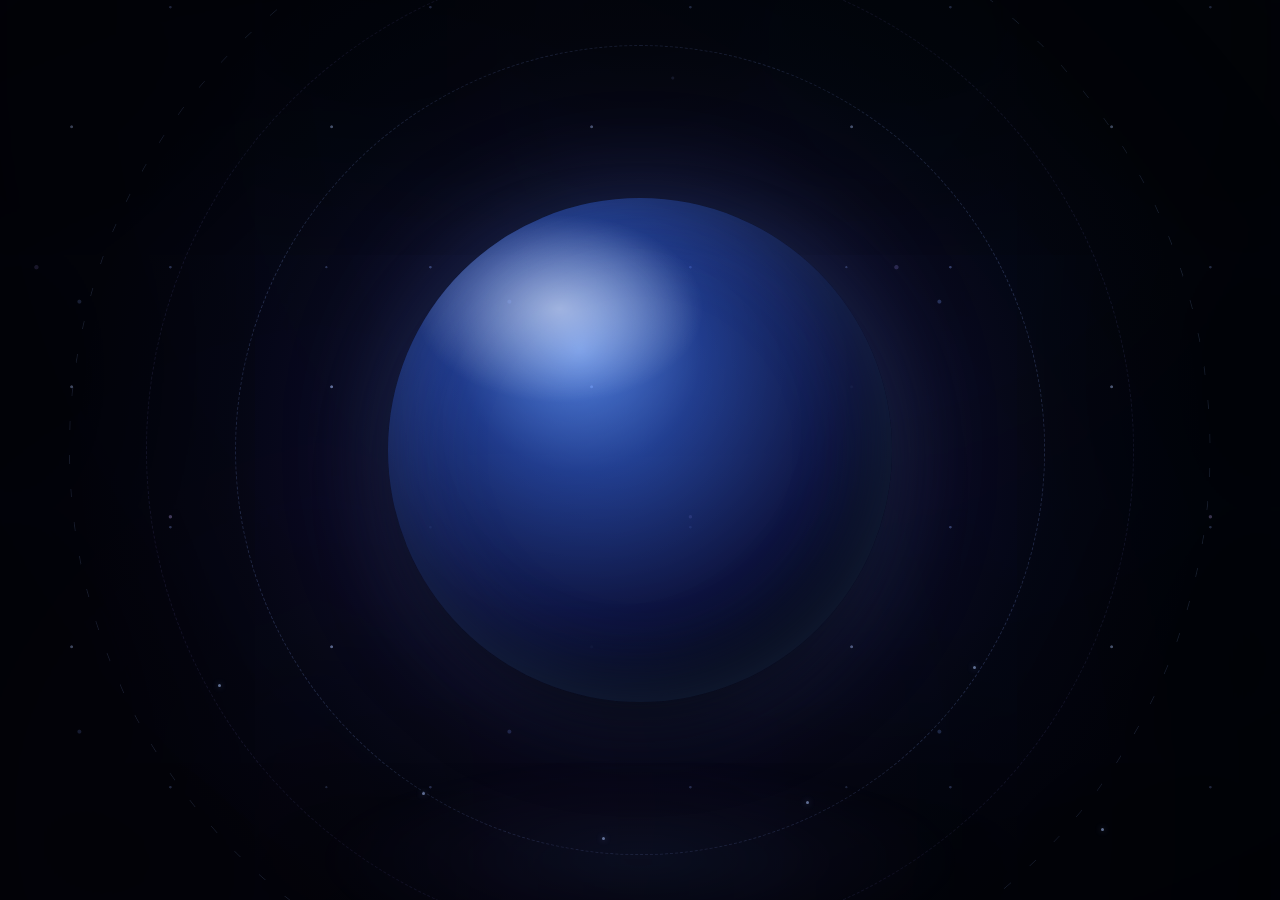
<file: nest/assets/orb/splash.html>
<!doctype html>
<html lang="en">
<head>
  <meta charset="UTF-8" />
  <meta name="viewport" content="width=device-width, initial-scale=1" />
  <link rel="icon" href="data:," />
  <title>Liquid Orb</title>
  <style>
    html, body, canvas { width: 100%; height: 100%; margin: 0; }
    body { overflow: hidden; background: #010208; cursor: pointer; -webkit-tap-highlight-color: transparent; }
    canvas { display: block; }
    #status { position: fixed; inset: 0; display: grid; place-items: center; color: white; font: 14px system-ui; }
    #fallback { position: fixed; inset: 0; display: grid; place-items: center; opacity: 0; }
    #fallback i {
      display: block; width: min(56vmin, 520px); aspect-ratio: 1 / 1; border-radius: 50%;
      background:
        radial-gradient(circle at 38% 30%, rgba(96,150,255,.85) 0%, rgba(46,92,214,.55) 26%,
                        rgba(14,20,64,.92) 58%, rgba(4,6,16,.98) 82%);
      box-shadow:
        inset 0 0 90px rgba(90,140,255,.28),
        inset -18px -24px 60px rgba(0,0,0,.75),
        0 40px 90px -30px rgba(0,0,0,.85),
        0 0 120px -20px rgba(88,140,255,.35);
      animation: fbFloat 9s ease-in-out infinite;
    }
    #fallback i::after {
      content: ""; position: absolute; inset: 0; border-radius: 50%;
      background: radial-gradient(ellipse 46% 30% at 34% 22%, rgba(255,255,255,.5), transparent 62%);
      mix-blend-mode: screen;
    }
    #fallback i { position: relative; }
    @keyframes fbFloat {
      0%, 100% { transform: translateY(0) scale(1); }
      50% { transform: translateY(-10px) scale(1.015); }
    }
    body.no-gpu #orb { opacity: 0; }
    body.no-gpu #fallback { opacity: 1; }

    /* ---------- 开场背景：星尘 / 刻度环 / 悬浮辉光（纯装饰层，不改动效） ----------
       球直径约为 min(视口宽,高) 的 0.66（shader 里 contourRad≈0.67，实测一致），
       所以下面所有装饰尺寸都按 --d 换算，任何屏幕上都和球同心。 */
    :root { --d: calc(min(100vw, 100vh) * 0.66); }
    .amb {
      position: fixed; inset: 0; z-index: -1; overflow: hidden;
      pointer-events: none;
    }
    .amb > * { position: absolute; }

    /* 星尘：两层平铺点阵，位移正好是一个 tile 的整数倍，所以循环无接缝 */
    .amb__stars {
      left: -20%; top: -20%; width: 140%; height: 140%;
      background-repeat: repeat;
    }
    .amb__stars--a {
      background-image:
        radial-gradient(circle at 26% 18%, rgba(176,202,255,.58) 0 1px, transparent 1.8px),
        radial-gradient(circle at 64% 72%, rgba(140,168,255,.36) 0 .9px, transparent 1.6px),
        radial-gradient(circle at 82% 34%, rgba(198,176,255,.42) 0 1.2px, transparent 2.1px),
        radial-gradient(circle at 12% 86%, rgba(150,180,255,.28) 0 .8px, transparent 1.4px);
      background-size: 260px 260px, 260px 260px, 520px 520px, 520px 520px;
      animation: ambDriftA 62s linear infinite;
    }
    .amb__stars--b {
      background-image:
        radial-gradient(circle at 78% 12%, rgba(126,160,255,.28) 0 1.5px, transparent 2.4px),
        radial-gradient(circle at 34% 52%, rgba(170,150,255,.22) 0 1.7px, transparent 2.6px),
        radial-gradient(circle at 8% 30%, rgba(150,180,255,.18) 0 1.1px, transparent 1.9px);
      background-size: 430px 430px, 860px 860px, 860px 860px;
      filter: blur(.3px);
      animation: ambDriftB 96s linear infinite reverse;
    }

    /* 辉光：和球同心的蓝紫光晕，缓慢呼吸 */
    .amb__halo {
      left: 50%; top: 50%; width: calc(var(--d) * 2.05); height: calc(var(--d) * 2.05);
      transform: translate(-50%, -50%);
      background:
        radial-gradient(circle at 50% 50%,
          rgba(96,132,255,.20) 0%,
          rgba(118,92,255,.09) 30%,
          rgba(60,80,200,.035) 48%,
          transparent 66%);
      animation: ambBreath 8.5s ease-in-out infinite;
    }

    /* 球底下的一小片反光，让人觉着它悬在半空 */
    .amb__floor {
      left: 50%; top: 50%;
      width: calc(var(--d) * 1.5); height: calc(var(--d) * .46);
      transform: translate(-50%, calc(var(--d) * .46));
      background: radial-gradient(ellipse 50% 50% at 50% 50%,
        rgba(96,132,255,.13) 0%, rgba(110,90,230,.05) 42%, transparent 72%);
      filter: blur(6px);
      animation: ambFloor 8.5s ease-in-out infinite;
    }

    /* 刻度环：两圈极淡的虚线，反向慢转，从球体后面绕过去 */
    .amb__ring {
      left: 50%; top: 50%; border-radius: 50%;
      border: 1px dashed rgba(138,168,255,.24);
      transform: translate(-50%, -50%);
    }
    .amb__ring--a {
      width: calc(var(--d) * 1.36); height: calc(var(--d) * 1.36);
      animation: ambSpin 118s linear infinite;
    }
    .amb__ring--b {
      width: calc(var(--d) * 1.66); height: calc(var(--d) * 1.66);
      border-color: rgba(150,140,255,.15);
      animation: ambSpin 190s linear infinite reverse;
    }

    /* 压暗四边，把视线收在中间 */
    .amb__vignette {
      inset: 0;
      box-shadow: inset 0 0 34vmax 12vmax rgba(0,0,0,.55);
    }

    /* 星云：两团极淡的青紫雾气，慢慢换位置，给黑底一点纵深 */
    .amb__nebula {
      left: 50%; top: 50%;
      width: calc(var(--d) * 3.4); height: calc(var(--d) * 3.4);
      transform: translate(-50%, -50%);
      filter: blur(40px);
    }
    .amb__nebula--a {
      background: radial-gradient(circle at 62% 30%,
        rgba(58,140,200,.035) 0%, rgba(48,108,188,.018) 40%, transparent 62%);
      animation: ambNebulaA 44s ease-in-out infinite alternate;
    }
    .amb__nebula--b {
      background: radial-gradient(circle at 34% 68%,
        rgba(122,72,212,.038) 0%, rgba(88,58,178,.018) 42%, transparent 64%);
      animation: ambNebulaB 52s ease-in-out infinite alternate;
    }

    /* 点环：最外圈一颗颗小点，转得比虚线环更慢 */
    .amb__dots {
      left: 50%; top: 50%;
      width: calc(var(--d) * 1.92); height: calc(var(--d) * 1.92);
      border-radius: 50%;
      border: 1.5px solid rgba(150,180,255,.22);
      transform: translate(-50%, -50%);
      -webkit-mask-image: repeating-conic-gradient(from 0deg,
        #000 0deg .9deg, transparent .9deg 3.4deg);
      mask-image: repeating-conic-gradient(from 0deg,
        #000 0deg .9deg, transparent .9deg 3.4deg);
      animation: ambSpin 260s linear infinite;
    }

    /* 微光颗粒：球底附近慢慢往上飘，像空气里的尘 */
    .amb__mote {
      width: 3px; height: 3px; border-radius: 50%;
      background: rgba(172,198,255,.55);
      box-shadow: 0 0 6px rgba(140,170,255,.45);
      left: var(--x); top: var(--y);
      animation: ambMote 19s linear infinite;
      animation-delay: var(--delay);
    }

    @keyframes ambNebulaA {
      from { transform: translate(-50%, -50%) translate3d(-3%, -2%, 0); }
      to   { transform: translate(-50%, -50%) translate3d(3%, 3%, 0); }
    }
    @keyframes ambNebulaB {
      from { transform: translate(-50%, -50%) translate3d(2%, 3%, 0); }
      to   { transform: translate(-50%, -50%) translate3d(-3%, -2%, 0); }
    }
    @keyframes ambMote {
      0%   { transform: translate3d(0, 0, 0); opacity: 0; }
      14%  { opacity: .85; }
      70%  { opacity: .45; }
      100% { transform: translate3d(16px, -130px, 0); opacity: 0; }
    }

    @keyframes ambDriftA {
      from { transform: translate3d(0, 0, 0); }
      to   { transform: translate3d(-520px, -260px, 0); }
    }
    @keyframes ambDriftB {
      from { transform: translate3d(0, 0, 0); }
      to   { transform: translate3d(-860px, -430px, 0); }
    }
    @keyframes ambFloor {
      0%, 100% { opacity: .75; }
      50%      { opacity: 1; }
    }
    @keyframes ambBreath {
      0%, 100% { opacity: .72; transform: translate(-50%, -50%) scale(1); }
      50%      { opacity: 1;   transform: translate(-50%, -50%) scale(1.06); }
    }
    @keyframes ambSpin {
      from { transform: translate(-50%, -50%) rotate(0deg); }
      to   { transform: translate(-50%, -50%) rotate(360deg); }
    }
  </style>
</head>
<body>
  <div class="amb" aria-hidden="true">
    <div class="amb__stars amb__stars--a"></div>
    <div class="amb__stars amb__stars--b"></div>
    <div class="amb__nebula amb__nebula--a"></div>
    <div class="amb__nebula amb__nebula--b"></div>
    <div class="amb__halo"></div>
    <div class="amb__floor"></div>
    <div class="amb__ring amb__ring--a"></div>
    <div class="amb__ring amb__ring--b"></div>
    <div class="amb__dots"></div>
    <div class="amb__vignette"></div>
    <div class="amb__mote" style="--x:17%;--y:76%;--delay:0s"></div>
    <div class="amb__mote" style="--x:33%;--y:88%;--delay:3.4s"></div>
    <div class="amb__mote" style="--x:47%;--y:93%;--delay:7.1s"></div>
    <div class="amb__mote" style="--x:63%;--y:89%;--delay:1.8s"></div>
    <div class="amb__mote" style="--x:76%;--y:74%;--delay:5.6s"></div>
    <div class="amb__mote" style="--x:86%;--y:92%;--delay:9.3s"></div>
  </div>
  <canvas id="orb" aria-label="Animated liquid glass orb"></canvas>
  <div id="fallback" aria-hidden="true"><i></i></div>
  <div id="status" hidden></div>
  <script type="module">
    const shaderSource = "// Glass Liquid — curated flow programs with an optional glass shell.\n//\n// The local presets use independent spatial models for Siri-like sheets,\n// symmetric colour waves, aurora curtains, frost flow, neural interference,\n// liquid chrome, opal interference, a voice membrane, a blue liquid drop, and\n// a violet molten core, plus a chromatic brushed-metal field. The legacy liquid\n// bank remains below for compatibility with older shared shader\n// code, but is not exposed as an editor preset.\n//\n// When enabled, the shell uses a signed-distance refraction profile around the\n// boundary, asymmetric spectral separation, and two directional edge lights.\n// The fluid is resampled through that profile, so glass changes the image rather\n// than covering it with a translucent white face.\n//\n// ---------------------------------------------------------------------------\n// Analytic optical diffusion without a convolution.\n// ---------------------------------------------------------------------------\n//\n// The source used a thirteen-tap 5px frost blur. This port keeps one fluid\n// evaluation and applies the equivalent gaussian in the frequency domain:\n//\n//  1. **Per-octave attenuation, inside `lqFbm`.** Convolving with a gaussian of\n//     sigma σ scales a component at wavenumber k by exp(-k²σ²/2). An fbm's\n//     octaves have known wavenumbers — octave i sits at 2.03^i times the base —\n//     so each octave's amplitude is scaled by its own factor and the field is\n//     sampled once. The mean is untouched (a blur preserves it), so only the\n//     deviation from 0.5 is scaled and the `s / m` normaliser is unchanged.\n//     Every caller passes the diffusion sigma in its own input units, so detail\n//     attenuation continues to track `zoom`.\n//\n//  2. **Value-space quadrature at every pointwise nonlinearity.** This is the\n//     part that is easy to get wrong. `blur(ridge(f))` is not `ridge(blur(f))`:\n//     attenuating first and ridging after leaves filaments thin and hard where\n//     the blur should have spread them, which is exactly how the earlier\n//     analytic-edge version failed. So `lqFbm` also returns the standard\n//     deviation of the detail the attenuation removed — within a gaussian\n//     window an octave scaled by β contributes variance ∝ (1 - β²), NOT\n//     (1 - β)² — and every nonlinearity applied to that field integrates it\n//     back out with a three-point Gauss-Hermite rule (exact through the fourth\n//     moment). Three evaluations of a function of one float, not three\n//     evaluations of the noise. `lqRidgeS`/`lqStepS`/`lqPowS` below; Nectar's\n//     branch has the fbm inside a `sin`, where the same integral is closed-form\n//     (E[sin(A + cε)] = sin A · exp(-c²σ²/2)), so it damps the sine instead.\n//\n//  3. **One continuous disc edge.** The fluid always reaches the sphere\n//     boundary. Glass changes its sample coordinates near that boundary, so\n//     toggling the shell cannot reveal a second hard-clipped silhouette.\n//\n// Deliberately NOT ported, and why:\n//   - The liquid grain. It sits below display-pixel scale and adds noise rather\n//     than useful optical detail, so Glass Liquid has no Grain parameter.\n//   - The two contact-shadow ellipses under the ball and its outer\n//     `0 26px 50px -24px` drop shadow. The Orbs family cut the source app's\n//     floor at the user's request, and the export paints over `Color.black`.\n//\n// Scalar controls are packed after `time`; the colour bank starts on the next\n// 16-byte boundary. The TypeScript writer mirrors this order exactly.\nstruct Uniforms {\n  size:           vec2<f32>,\n  time:           f32,\n  speed:          f32,\n  radius:         f32,\n  zoom:           f32,\n  warp:           f32,\n  ridgeAmt:       f32,\n  sharp:          f32,\n  shade:          f32,\n  sheen:          f32,\n  gloss:          f32,\n  shellMidAlpha:  f32,\n  shellEdgeAlpha: f32,\n  exposure:       f32,\n  style:          f32,\n  edgeSoftness:   f32,\n  edgeGlow:       f32,\n  paletteCount:   f32,\n  glassEnabled:   f32,\n  glassOpacity:   f32,\n  contourDeform:  f32,\n  bandDensity:    f32,\n  chromaticShift: f32,\n  metalScale:     f32,\n  metalStretch:   f32,\n  metalAngle:     f32,\n  metalOffset:    f32,\n  metalPhase:     f32,\n  metalEvolution: f32,\n  metalRoughness: f32,\n  metalDepth:     f32,\n  particleDensity: f32,\n  ribbonCount:     f32,\n  ribbonWidth:     f32,\n  ribbonTwist:     f32,\n  ribbonFold:      f32,\n  ribbonBreath:    f32,\n  particleSize:    f32,\n  particleBloom:   f32,\n  colorA:         vec4<f32>,\n  colorB:         vec4<f32>,\n  colorC:         vec4<f32>,\n  colorD:         vec4<f32>,\n  highlightColor: vec4<f32>,\n  shellInner:     vec4<f32>,\n  shellMid:       vec4<f32>,\n  shellEdge:      vec4<f32>,\n  sheenColor:     vec4<f32>,\n  specColor:      vec4<f32>,\n  canvasColor:    vec4<f32>,\n  glowColor:      vec4<f32>,\n  paletteStop0:    vec4<f32>,\n  paletteStop1:    vec4<f32>,\n  paletteStop2:    vec4<f32>,\n  paletteStop3:    vec4<f32>,\n  paletteStop4:    vec4<f32>,\n  paletteStop5:    vec4<f32>,\n  paletteStop6:    vec4<f32>,\n  paletteStop7:    vec4<f32>,\n  paletteStop8:    vec4<f32>,\n  paletteStop9:    vec4<f32>,\n  paletteStop10:   vec4<f32>,\n  paletteStop11:   vec4<f32>,\n};\n@group(0) @binding(0) var<uniform> u: Uniforms;\n\n// ── The Orbs edge bank (WGSL) ───────────────────────────────────────────────\n// Two knobs every orb on the shelf carries: how soft its limb is, and how far\n// it glows past it. See effects/_shared/edge.ts for the contract.\n//\n// THREE files must agree — edge.wgsl, edge.metal, edge.sksl. Change one, change\n// all three, or the Code tab starts lying about what it ships.\n\n// How much wider than the shipped feather the Edge softness slider is asking\n// for. 0.005 is the width every orb was authored with, so this returns exactly\n// 0 at the default and every edge expression collapses to the constant it\n// replaced — the defaults are bit-identical to the render before the bank.\nfn mfEdgeD(soft: f32) -> f32 {\n  return soft - 0.005;\n}\n\n// The halo an orb throws past its own limb.\n//\n// ADDED, never subtracted: whatever the orb already paints out there — a\n// studio wall, its own exp() bleed, the sheet's cones — survives untouched.\n// That is what lets this be adopted by seventeen shaders whose backdrops have\n// nothing in common.\n//\n// `glow == 0` returns `col` by an early exit rather than by adding zero. Both\n// are exact, but the exit also skips the length() on the ~60% of the frame\n// outside the ball, and 0 is the default.\nfn mfEdgeGlow(col: vec3<f32>, uv: vec2<f32>, ctr: vec2<f32>, rad: f32,\n              soft: f32, glow: f32, glowRGB: vec3<f32>) -> vec3<f32> {\n  if (glow <= 0.0) { return col; }\n  let r = length(uv - ctr);\n  // Fenced to the outside of the limb by the same softness the limb uses, so\n  // the halo starts where the ball stops however soft that boundary is. Without\n  // it the exp() is 1 across the whole disc and washes the face flat.\n  let outside = smoothstep(rad - max(soft, 0.0005), rad + max(soft, 0.0005), r);\n  return col + glowRGB * (glow * exp(-max(r - rad, 0.0) * 11.0) * outside);\n}\n\n\n// ── The Orbs palette-ramp bank (WGSL) ───────────────────────────────────────\n// The add/remove colour list, evaluated INSIDE the shader so every stop paints\n// its own region of the ball instead of being averaged into a role colour.\n// See effects/_shared/ramp.ts for the contract.\n//\n// THREE files must agree — ramp.wgsl, ramp.metal, ramp.sksl. Change one, change\n// all three, or the Code tab starts lying about what it ships.\n\n// One stop, picked without a dynamic array index.\n//\n// A `var` array indexed by a runtime value is the shape that spills to scratch\n// memory on the GPUs this project cares about (PERFORMANCE.md); twelve selects\n// stay in registers and are branchless on every backend. Written once here so\n// no adopting shader has to.\nfn mfRampPick(idx: f32,\n              s0: vec3<f32>, s1: vec3<f32>, s2:  vec3<f32>, s3:  vec3<f32>,\n              s4: vec3<f32>, s5: vec3<f32>, s6:  vec3<f32>, s7:  vec3<f32>,\n              s8: vec3<f32>, s9: vec3<f32>, s10: vec3<f32>, s11: vec3<f32>) -> vec3<f32> {\n  var r = s0;\n  r = select(r, s1,  idx == 1.0);\n  r = select(r, s2,  idx == 2.0);\n  r = select(r, s3,  idx == 3.0);\n  r = select(r, s4,  idx == 4.0);\n  r = select(r, s5,  idx == 5.0);\n  r = select(r, s6,  idx == 6.0);\n  r = select(r, s7,  idx == 7.0);\n  r = select(r, s8,  idx == 8.0);\n  r = select(r, s9,  idx == 9.0);\n  r = select(r, s10, idx == 10.0);\n  r = select(r, s11, idx == 11.0);\n  return r;\n}\n\n// The CYCLIC ramp: `t` wraps, and the last stop runs back into the first.\n//\n// This is the one a generated-colour orb wants. Prism's hue comes from a cosine\n// of an unbounded scalar field, so its colour has always been periodic — a\n// clamped ramp would flatten every band past t == 1 into one colour and throw\n// the banding away. Wrapping keeps the field's structure exactly and only swaps\n// what the structure is *coloured* with.\n//\n// NOT ONE BRANCH IN HERE, and that is load-bearing rather than tidy. An orb\n// evaluates this next to a `fract(sin(x) * 43758.5453)` grain hash, which\n// amplifies a last-bit change in its argument by ~44000x. Any `if` in this file\n// or at a call site splits the fragment's basic block, the compiler stops\n// folding `uv / rad` into its uses, and the hash turns that into speckle up to\n// 33/255 — measured, on exactly the first cut of this bank. Straight-line code\n// keeps the untouched render bit-identical. Same reasoning as the early-out\n// guards every orb carries; see the note in orb-prism.wgsl.\nfn mfRampCyc(tIn: f32, n: f32,\n             s0: vec3<f32>, s1: vec3<f32>, s2:  vec3<f32>, s3:  vec3<f32>,\n             s4: vec3<f32>, s5: vec3<f32>, s6:  vec3<f32>, s7:  vec3<f32>,\n             s8: vec3<f32>, s9: vec3<f32>, s10: vec3<f32>, s11: vec3<f32>) -> vec3<f32> {\n  let k  = clamp(floor(n + 0.5), 1.0, 12.0);\n  let x  = fract(tIn) * k;\n  let i0 = min(floor(x), k - 1.0);\n  let i1 = select(i0 + 1.0, 0.0, i0 + 1.0 >= k);   // the wrap\n  return mix(mfRampPick(i0, s0, s1, s2, s3, s4, s5, s6, s7, s8, s9, s10, s11),\n             mfRampPick(i1, s0, s1, s2, s3, s4, s5, s6, s7, s8, s9, s10, s11),\n             x - i0);\n}\n\n// The CLAMPED ramp: stop 0 at t == 0, the last stop at t == 1, held outside.\n//\n// This is the one an orb with an authored dark→light body ramp wants — the\n// four-stop Deep/Mid/Surge/Crest shape, where the ends really are ends.\n//\n// Branchless for the same reason as `mfRampCyc`. The single-stop case falls out\n// of the arithmetic rather than needing an early return: k == 1 makes the span\n// zero, so x is 0, i0 is 0 and the mix weight is 0 — s0, exactly.\nfn mfRampLin(tIn: f32, n: f32,\n             s0: vec3<f32>, s1: vec3<f32>, s2:  vec3<f32>, s3:  vec3<f32>,\n             s4: vec3<f32>, s5: vec3<f32>, s6:  vec3<f32>, s7:  vec3<f32>,\n             s8: vec3<f32>, s9: vec3<f32>, s10: vec3<f32>, s11: vec3<f32>) -> vec3<f32> {\n  let k  = clamp(floor(n + 0.5), 1.0, 12.0);\n  let x  = clamp(tIn, 0.0, 1.0) * (k - 1.0);\n  let i0 = clamp(floor(x), 0.0, max(k - 2.0, 0.0));\n  return mix(mfRampPick(i0,     s0, s1, s2, s3, s4, s5, s6, s7, s8, s9, s10, s11),\n             mfRampPick(i0 + 1.0, s0, s1, s2, s3, s4, s5, s6, s7, s8, s9, s10, s11),\n             x - i0);\n}\n\n// ── The ramp as ONE value ───────────────────────────────────────────────────\n//\n// Thirteen uniforms is a reasonable thing for a shader to hold and a terrible\n// thing for a helper to take. Several orbs make their body colour deep inside\n// one — Glass·Liquid's fluid, the studio orbs' environment mirrors — and in the\n// MSL these files are transcribed against, a helper cannot read the stitchable\n// entry point's arguments, so the palette has to be handed down. Bundled like\n// this that is one parameter instead of thirteen, and the three languages stay\n// line-for-line.\n//\n// The stops come back out by CONSTANT index only, so this is still not a\n// dynamically indexed array and still cannot spill to scratch memory.\nstruct MfRamp {\n  n:   f32,\n  s0:  vec3<f32>, s1:  vec3<f32>, s2:  vec3<f32>, s3:  vec3<f32>,\n  s4:  vec3<f32>, s5:  vec3<f32>, s6:  vec3<f32>, s7:  vec3<f32>,\n  s8:  vec3<f32>, s9:  vec3<f32>, s10: vec3<f32>, s11: vec3<f32>,\n};\n\nfn mfRampOf(n: f32,\n            s0: vec3<f32>, s1: vec3<f32>, s2:  vec3<f32>, s3:  vec3<f32>,\n            s4: vec3<f32>, s5: vec3<f32>, s6:  vec3<f32>, s7:  vec3<f32>,\n            s8: vec3<f32>, s9: vec3<f32>, s10: vec3<f32>, s11: vec3<f32>) -> MfRamp {\n  return MfRamp(n, s0, s1, s2, s3, s4, s5, s6, s7, s8, s9, s10, s11);\n}\n\nfn mfRampCycR(t: f32, r: MfRamp) -> vec3<f32> {\n  return mfRampCyc(t, r.n, r.s0, r.s1, r.s2, r.s3, r.s4, r.s5,\n                   r.s6, r.s7, r.s8, r.s9, r.s10, r.s11);\n}\n\nfn mfRampLinR(t: f32, r: MfRamp) -> vec3<f32> {\n  return mfRampLin(t, r.n, r.s0, r.s1, r.s2, r.s3, r.s4, r.s5,\n                   r.s6, r.s7, r.s8, r.s9, r.s10, r.s11);\n}\n\n\n// Fluid geometry, in ball radii (|p| == 1 on the ball's edge, y up).\nconst GL_FU:   f32 = 0.88172043;   // canvas half-side = 0.82/0.93 R\n\n// Pure fluid keeps tighter diffusion; enabling glass restores the source's 5px\n// frosted diffusion inside the inset shell.\nconst GL_BSIG_CLEAR: f32 = 0.01800000;\nconst GL_BSIG_GLASS: f32 = 0.03990000;\n\n// --- the three constants the frequency-domain blur is fitted on -------------\n// A gaussian's response is exp(-k²σ²/2), so GL_KA is k²/2 for the wavenumber\n// where smoothstep-interpolated value noise actually keeps its energy. The\n// textbook choice — one cycle per noise cell, k = 2π, GL_KA = 19.74 — blurs too\n// hard, because the smoothstep interpolation is itself a low-pass and pulls the\n// effective k down to about 3.5. Fitted against the 13-tap render.\nconst GL_KA:  f32 = 6.0;\n// (2.03)² — how σ grows, in its own octave's cells, from one octave to the next.\nconst GL_KG:  f32 = 4.1209;\n// The warp field displaces the fluid rather than colouring it, so blurring the\n// image does not attenuate it as strongly as the model says. Also fitted.\nconst GL_KWA: f32 = 0.5;\n// One value-noise octave's standard deviation about its own mean, as a fraction\n// of its range — the scale that turns \"amplitude the attenuation removed\" into\n// \"how far the removed detail typically pushed the value\".\nconst GL_KR:  f32 = 0.32;\nconst GL_GH:  f32 = 1.73205081;   // sqrt(3), the 3-point Gauss-Hermite abscissa\n\n// Pure fluid reaches the ball edge.\nconst GL_CLEAR_EA: f32 = 0.995;\nconst GL_CLEAR_EB: f32 = 1.04;\n\n// ---------------------------------------------------------------------------\n// The sheet's liquid noise bank. Five octaves, gain .5, normalised by the\n// weight sum, and rotated every octave. This is NOT the bank the sheet's Prism\n// screen uses (a different hash, gain .55, unnormalised, no rotation).\n// ---------------------------------------------------------------------------\nfn lqHash(pIn: vec2<f32>) -> f32 {\n  var p = fract(pIn * vec2<f32>(123.34, 456.21));\n  p = p + vec2<f32>(dot(p, p + vec2<f32>(45.32)));\n  return fract(p.x * p.y);\n}\n\nfn lqNoise(p: vec2<f32>) -> f32 {\n  let i = floor(p);\n  var f = fract(p);\n  f = f * f * (3.0 - 2.0 * f);\n  return mix(mix(lqHash(i), lqHash(i + vec2<f32>(1.0, 0.0)), f.x),\n             mix(lqHash(i + vec2<f32>(0.0, 1.0)), lqHash(i + vec2<f32>(1.0, 1.0)), f.x), f.y);\n}\n\n// The fbm, pre-blurred. `bs` is the blur's sigma expressed in THIS call's input\n// units — the caller scales it by whatever it scaled the domain by. Returns\n// `.x` the attenuated value and `.y` the standard deviation of the detail the\n// attenuation took out, which is what a following nonlinearity has to integrate\n// over. Both are exact for a gaussian window: the surviving amplitude is β and\n// the variance that leaves is (1 - β²), per octave, weighted by that octave's\n// own share of the normalised sum.\nfn lqFbm(pIn: vec2<f32>, bs: f32) -> vec2<f32> {\n  var p = pIn;\n  var s:  f32 = 0.0;\n  var a:  f32 = 0.5;\n  var m:  f32 = 0.0;\n  var vr: f32 = 0.0;\n  let e = -GL_KA * bs * bs;\n  var g: f32 = 1.0;\n  for (var i: i32 = 0; i < 5; i = i + 1) {\n    let b = exp(e * g);\n    s  = s  + a * (0.5 + b * (lqNoise(p) - 0.5));\n    vr = vr + a * a * (1.0 - b * b);\n    m  = m + a;\n    a  = a * 0.5;\n    g  = g * GL_KG;\n    // GLSL's mat2(.8,.6,-.6,.8) is COLUMN-major — columns (.8,.6) and\n    // (-.6,.8) — so the product is written out rather than constructed.\n    p = vec2<f32>(0.8 * p.x - 0.6 * p.y, 0.6 * p.x + 0.8 * p.y) * 2.03;\n  }\n  return vec2<f32>(s / m, GL_KR * sqrt(vr) / m);\n}\n\nfn lqRidge(v: f32, k: f32) -> f32 {\n  return pow(clamp(1.0 - abs(v * 2.0 - 1.0), 0.0, 1.0), k);\n}\n\n// The sheet's four-stop ramp, shared by every branch of every program.\nfn lqRamp(v: f32, cA: vec3<f32>, cB: vec3<f32>, cC: vec3<f32>, cD: vec3<f32>) -> vec3<f32> {\n  var c = mix(cA, cB, smoothstep(0.0, 0.45, v));\n  c = mix(c, cC, smoothstep(0.38, 0.72, v));\n  c = mix(c, cD, smoothstep(0.68, 1.0, v));\n  // The editor's four colours are the default ramp. An optional custom palette\n  // can replace them without changing the scalar field that produces `v`.\n  return select(c, mfRampLin(v, u.paletteCount,\n                             u.paletteStop0.rgb, u.paletteStop1.rgb, u.paletteStop2.rgb,\n                             u.paletteStop3.rgb, u.paletteStop4.rgb, u.paletteStop5.rgb,\n                             u.paletteStop6.rgb, u.paletteStop7.rgb, u.paletteStop8.rgb,\n                             u.paletteStop9.rgb, u.paletteStop10.rgb, u.paletteStop11.rgb), u.paletteCount > 0.5);\n}\n\n// ---------------------------------------------------------------------------\n// The three nonlinearities the fluid applies to a pre-blurred field, each\n// integrated over the detail `lqFbm` attenuated away. Three-point\n// Gauss-Hermite — nodes 0 and ±sqrt(3)·sd, weights 4/6 and 1/6 — reproduces a\n// gaussian's second AND fourth moments, which is what keeps a ridged filament\n// spreading as it dims instead of just dimming. `vs` is an `lqFbm` result:\n// `.x` the value, `.y` that standard deviation.\n// ---------------------------------------------------------------------------\nfn lqRidgeS(vs: vec2<f32>, k: f32) -> f32 {\n  let d = GL_GH * vs.y;\n  return (lqRidge(vs.x - d, k) + 4.0 * lqRidge(vs.x, k) + lqRidge(vs.x + d, k)) / 6.0;\n}\n\nfn lqStepS(vs: vec2<f32>, a: f32, b: f32) -> f32 {\n  let d = GL_GH * vs.y;\n  return (smoothstep(a, b, vs.x - d) + 4.0 * smoothstep(a, b, vs.x)\n        + smoothstep(a, b, vs.x + d)) / 6.0;\n}\n\nfn lqPowS(vs: vec2<f32>, k: f32) -> f32 {\n  let d = GL_GH * vs.y;\n  return (pow(clamp(vs.x - d, 0.0, 1.0), k) + 4.0 * pow(clamp(vs.x, 0.0, 1.0), k)\n        + pow(clamp(vs.x + d, 0.0, 1.0), k)) / 6.0;\n}\n\n// ---------------------------------------------------------------------------\n// Curated local flow programs. Each preset owns a different spatial model;\n// colour changes are secondary to silhouette, frequency, and motion structure.\n// ---------------------------------------------------------------------------\n\nfn glsFinishPresetFluid(colorIn: vec3<f32>, p: vec2<f32>) -> vec3<f32> {\n  var color = colorIn;\n  color = mix(color, u.highlightColor.rgb,\n              u.shade * 0.22 * smoothstep(0.15, 1.15, dot(p, vec2<f32>(-0.32, 0.78))));\n  color = color * (1.0 - u.shade * 0.34\n                  * smoothstep(-0.1, 1.2, dot(p, vec2<f32>(0.45, -0.62))));\n  color = color * (1.0 - u.shade * 0.22 * smoothstep(0.72, 1.08, length(p)));\n  return clamp(color, vec3<f32>(0.0), vec3<f32>(1.0));\n}\n\nfn glsFinishEmissionFluid(colorIn: vec3<f32>, p: vec2<f32>) -> vec3<f32> {\n  var color = colorIn;\n  if (u.glassEnabled > 0.5) {\n    color = mix(color, u.highlightColor.rgb,\n                u.shade * 0.22 * smoothstep(0.15, 1.15, dot(p, vec2<f32>(-0.32, 0.78))));\n  }\n  color = color * (1.0 - u.shade * 0.34\n                  * smoothstep(-0.1, 1.2, dot(p, vec2<f32>(0.45, -0.62))));\n  color = color * (1.0 - u.shade * 0.22 * smoothstep(0.72, 1.08, length(p)));\n  return clamp(color, vec3<f32>(0.0), vec3<f32>(1.0));\n}\n\nfn glsSiriBand(q: vec2<f32>, drift: f32, phaseOffset: f32, amplitude: f32,\n               mainY: f32, envelope: f32, softness: f32) -> vec2<f32> {\n  let y = amplitude * envelope * sin(q.x * 1.0 + drift + phaseOffset);\n  let distanceToLine = abs(q.y - y);\n  let line = 0.018 / (sqrt(distanceToLine * distanceToLine + softness * softness) + 0.026);\n  let bandDistance = max(0.0, max(q.y - max(mainY, y), min(mainY, y) - q.y));\n  let band = 0.018 / (bandDistance + 0.075);\n  return vec2<f32>(line, band);\n}\n\nfn glsSiriFluid(p: vec2<f32>, t: f32) -> vec3<f32> {\n  // The reference wave is a main sinusoid plus four chromatically separated\n  // waves. Their enclosed bands carry colour while the shared crest stays hot.\n  let scale = 0.74 + u.zoom * 0.34;\n  let q = p / scale;\n  let xNorm = q.x;\n  let envelopeBase = cos(1.57079633 * min(abs(0.9 * xNorm), 1.0));\n  let envelope = envelopeBase * envelopeBase;\n  let low = 0.5 + 0.5 * cos(t * 0.37);\n  let mid = 0.5 + 0.5 * sin(t * 0.51 + 1.2);\n  let high = 0.5 + 0.5 * cos(t * 0.73 + 2.1);\n  let drift = t * 2.4;\n  let mainAmplitude = 0.25 + u.ridgeAmt * 0.075 + low * 0.018;\n  let bandAmplitude = mainAmplitude + mid * 0.025 + high * 0.018;\n  let mainY = mainAmplitude * envelope * sin(q.x * 1.1 + drift);\n  let separation = 1.85 + u.warp * 0.2 + mid * 0.28;\n  let softness = 0.035 + (1.0 - u.ridgeAmt) * 0.018 + mid * 0.006;\n\n  let band0 = glsSiriBand(q, drift, -separation, bandAmplitude, mainY, envelope, softness);\n  let band1 = glsSiriBand(q, drift, -separation * 0.34, bandAmplitude, mainY, envelope, softness);\n  let band2 = glsSiriBand(q, drift, separation * 0.34, bandAmplitude, mainY, envelope, softness);\n  let band3 = glsSiriBand(q, drift, separation, bandAmplitude, mainY, envelope, softness);\n  let w0 = band0.x + band0.y;\n  let w1 = band1.x + band1.y;\n  let w2 = band2.x + band2.y;\n  let w3 = band3.x + band3.y;\n  let total = w0 + w1 + w2 + w3;\n  let dominant0 = w0 * w0;\n  let dominant1 = w1 * w1;\n  let dominant2 = w2 * w2;\n  let dominant3 = w3 * w3;\n  let dominantTotal = dominant0 + dominant1 + dominant2 + dominant3;\n  let spectral = (u.colorA.rgb * dominant0 + u.colorC.rgb * dominant1\n                + u.colorB.rgb * dominant2 + u.colorD.rgb * dominant3)\n                / max(dominantTotal, 0.0001);\n  let energy = (1.0 - exp(-total * 0.58)) * envelope;\n  let mainDistance = abs(q.y - mainY);\n  let whiteCore = exp(-mainDistance * mainDistance / 0.0028) * envelope;\n  let glassFill = select(0.0, 1.0, u.glassEnabled > 0.5);\n  let atmosphere = mix(u.colorD.rgb, u.colorB.rgb,\n                       smoothstep(-0.7, 0.7, q.y)) * 0.018 * glassFill;\n  var color = atmosphere + spectral * energy * 1.14;\n  color = color + u.highlightColor.rgb * whiteCore * (0.18 + 0.1 * low);\n  let emissionMask = mix(smoothstep(0.08, 0.25, energy + whiteCore * 0.12),\n                         1.0, glassFill);\n  color = color * emissionMask;\n  color = color / (vec3<f32>(1.0) + color * 0.18);\n  return glsFinishEmissionFluid(color, p);\n}\n\nfn glsSpectrumHeight(q: vec2<f32>, t: f32, frequency: f32,\n                     phaseOffset: f32, amplitude: f32) -> f32 {\n  let x = q.x * 2.15;\n  let envelope = pow(4.0 / (4.0 + x * x), 4.0);\n  let breathing = 0.82 + 0.18 * sin(t * 0.48 + phaseOffset * 0.7);\n  let wave = abs(sin(frequency * x - t * 1.36 + phaseOffset));\n  return envelope * amplitude * breathing * (0.28 + 0.72 * wave);\n}\n\nfn glsSpectrumLayer(q: vec2<f32>, height: f32, softness: f32) -> f32 {\n  return (1.0 - smoothstep(max(height - softness, 0.0), height + softness, abs(q.y)))\n         * smoothstep(0.0, 0.045, height);\n}\n\nfn glsSpectrumFluid(p: vec2<f32>, t: f32) -> vec3<f32> {\n  // Three symmetric filled wave surfaces orbit a persistent support line. This\n  // keeps the iOS 9 voice-field silhouette without depending on canvas strokes.\n  let scale = 0.74 + u.zoom * 0.34;\n  let q = p / scale;\n  let amplitude = 0.26 + u.ridgeAmt * 0.27;\n  let frequency = 0.72 + u.warp * 0.095;\n  let softness = 0.026 + (1.0 - u.ridgeAmt) * 0.032;\n  let h0 = glsSpectrumHeight(q, t, frequency * 0.82, -1.2, amplitude * 0.72);\n  let h1 = glsSpectrumHeight(q, t, frequency, 0.45, amplitude);\n  let h2 = glsSpectrumHeight(q, t, frequency * 1.17, 2.05, amplitude * 0.82);\n  let l0 = glsSpectrumLayer(q, h0, softness);\n  let l1 = glsSpectrumLayer(q, h1, softness);\n  let l2 = glsSpectrumLayer(q, h2, softness);\n  let spectrumX = q.x * 2.15;\n  let envelope = pow(4.0 / (4.0 + spectrumX * spectrumX), 4.0);\n  let support = exp(-q.y * q.y / 0.00072) * envelope;\n  let total = l0 + l1 + l2;\n  let spectral = (u.colorB.rgb * l0 + u.colorC.rgb * l1 + u.colorD.rgb * l2)\n                 / max(total, 0.001);\n  let glassFill = select(0.0, 1.0, u.glassEnabled > 0.5);\n  var color = u.colorD.rgb * 0.025 * glassFill\n            + spectral * (1.0 - exp(-total * 0.86));\n  color = color + u.colorA.rgb * support * 0.58;\n  color = color / (vec3<f32>(1.0) + color * 0.2);\n  return glsFinishEmissionFluid(color, p);\n}\n\nfn glsAuroraLayer(p: vec2<f32>, t: f32, offset: f32) -> f32 {\n  let drift = t * 0.18 + offset * 2.5;\n  let wave1 = sin(p.x * (2.0 + u.warp * 0.13) + drift + offset * 6.0) * 0.25;\n  let wave2 = sin(p.x * 3.7 + drift * 1.3 + offset * 4.0) * 0.12;\n  let wave3 = sin(p.x * 7.2 + drift * 0.7 + offset * 8.0) * 0.055;\n  let noiseValue = lqFbm(vec2<f32>(p.x * 1.6 + drift * 0.35,\n                                   p.y * 0.8 + offset * 3.0), 0.018).x;\n  let center = offset * 0.46 + wave1 + wave2 + wave3\n               + (noiseValue - 0.5) * 0.28;\n  let dist = abs(p.y - center);\n  let glow = exp(-dist * dist * (13.0 - 5.0 * u.ridgeAmt));\n  let shimmer = lqFbm(vec2<f32>(p.x * 4.0 + t * 0.22,\n                                p.y * 7.0 + offset * 5.0), 0.012).x;\n  return glow * (0.64 + 0.36 * shimmer);\n}\n\nfn glsAuroraFluid(p: vec2<f32>, t: f32) -> vec3<f32> {\n  let q = p * (0.82 + u.zoom * 0.58);\n  let l0 = glsAuroraLayer(q, t, -0.72);\n  let l1 = glsAuroraLayer(q, t, 0.0);\n  let l2 = glsAuroraLayer(q, t, 0.72);\n  var color = u.colorA.rgb * (0.46 + 0.18 * (q.y + 1.0));\n  color = color + u.colorB.rgb * l0 * 1.3;\n  color = color + u.colorC.rgb * l1 * 1.15;\n  color = color + u.colorD.rgb * l2 * 1.2;\n  color = color + mix(u.colorB.rgb, u.colorD.rgb, 0.5) * min(l0 * l2, l1) * 0.65;\n\n  let starUv = (q + vec2<f32>(1.0)) * 18.0;\n  let starCell = floor(starUv);\n  let starHash = lqHash(starCell);\n  let starPoint = exp(-dot(fract(starUv) - vec2<f32>(0.5),\n                            fract(starUv) - vec2<f32>(0.5)) * 90.0);\n  let stars = step(0.965, starHash) * starPoint\n              * (0.55 + 0.45 * sin(t * (1.0 + starHash * 2.0) + starHash * 6.28));\n  color = color + u.highlightColor.rgb * stars * (1.0 - clamp(l0 + l1 + l2, 0.0, 1.0));\n  color = color / (vec3<f32>(1.0) + color * 0.28);\n  return glsFinishPresetFluid(color, p);\n}\n\nfn glsRotate(p: vec2<f32>, angle: f32) -> vec2<f32> {\n  let c = cos(angle);\n  let s = sin(angle);\n  return vec2<f32>(c * p.x - s * p.y, s * p.x + c * p.y);\n}\n\nfn glsNeuroShape(pIn: vec2<f32>, t: f32) -> f32 {\n  var p = pIn * (0.34 + 0.08 * u.zoom);\n  var sineAccum = vec2<f32>(0.0);\n  var result = vec2<f32>(0.0);\n  var scale = 8.0;\n  for (var j: i32 = 0; j < 11; j = j + 1) {\n    p = glsRotate(p, 1.0);\n    sineAccum = glsRotate(sineAccum, 1.0);\n    let layer = p * scale + vec2<f32>(f32(j)) + sineAccum - vec2<f32>(t * 0.34);\n    sineAccum = sineAccum + sin(layer);\n    result = result + (vec2<f32>(0.5) + 0.5 * cos(layer)) / scale;\n    scale = scale * 1.16;\n  }\n  return result.x + result.y;\n}\n\nfn glsPlasmaFluid(p: vec2<f32>, t: f32) -> vec3<f32> {\n  let shape = glsNeuroShape(p, t);\n  let phase = shape * (10.0 + u.warp) + p.x * 1.7 - p.y * 1.3 - t * 0.52;\n  let ridgeWidth = 0.62 - 0.24 * u.ridgeAmt;\n  let primary = pow(abs(cos(phase)), max(1.3, u.sharp * ridgeWidth));\n  let secondary = pow(abs(cos(phase * 0.53 + atan2(p.y, p.x) * 2.0 + t * 0.21)),\n                      max(1.6, u.sharp * (ridgeWidth + 0.1)));\n  let filaments = max(primary, secondary * 0.64);\n  let core = pow(primary, 4.0);\n  let polarity = 0.5 + 0.5 * sin(phase * 0.37 + shape * 3.0);\n  var color = mix(u.colorA.rgb * 0.42, u.colorD.rgb * 0.48, polarity * 0.46);\n  color = mix(color, u.colorB.rgb, filaments * 0.72);\n  color = mix(color, u.colorC.rgb, core * 0.68);\n  color = color + u.highlightColor.rgb * pow(core, 3.0) * 0.16;\n  color = color / (vec3<f32>(1.0) + color * 0.34);\n  return glsFinishPresetFluid(color, p);\n}\n\nfn glsChromeFluid(p: vec2<f32>, t: f32) -> vec3<f32> {\n  var q = p * (1.0 + u.zoom * 0.35);\n  let amplitude = 0.028 * u.warp;\n  for (var i: i32 = 1; i <= 9; i = i + 1) {\n    let fi = f32(i);\n    q.x = q.x + amplitude / fi * cos(fi * 2.7 * q.y + t * 0.46);\n    q.y = q.y + amplitude / fi * cos(fi * 3.1 * q.x - t * 0.4);\n  }\n  let denominator = max(abs(sin(t * 0.24 - q.y - q.x)), 0.045);\n  let flare = clamp(1.0 / denominator, 0.0, 18.0);\n  let metal = smoothstep(1.15, 7.5, flare);\n  let fold = 0.5 + 0.5 * cos((q.x - q.y) * (3.2 + u.sharp * 0.28) + t * 0.32);\n  let value = clamp(metal * 0.74 + fold * 0.36, 0.0, 1.0);\n  var color = lqRamp(value, u.colorD.rgb, u.colorC.rgb, u.colorB.rgb, u.colorA.rgb);\n  color = mix(color, u.colorA.rgb, pow(metal, 5.0) * 0.62);\n  return glsFinishPresetFluid(color, p);\n}\n\nfn glsChromaticMetalPhase(p: vec2<f32>, t: f32) -> f32 {\n  let angle = u.metalAngle * 0.01745329252;\n  let scale = max(u.metalScale, 0.05);\n  let stretch = mix(0.48, 1.58, clamp(u.metalStretch, 0.0, 1.0));\n  var q = glsRotate(p / scale, angle);\n  q = vec2<f32>(q.x / stretch, q.y * stretch);\n\n  // The reference advances continuously while local reflections evolve out of\n  // phase. Travelling domain waves provide that deformation without rotating\n  // the entire pattern as one rigid layer. Integer harmonics keep a clean loop.\n  let cycle = t * 0.46 + u.metalPhase * 6.28318530718;\n  let evolution = clamp(u.metalEvolution, 0.0, 2.0);\n  q.x = q.x + sin(q.y * 1.86 - cycle) * 0.095 * evolution;\n  q.x = q.x + sin((q.x + q.y) * 1.28 + cycle * 2.0 + 1.4) * 0.045 * evolution;\n  q.y = q.y + sin(q.x * 1.52 + cycle + 0.8) * 0.07 * evolution;\n\n  let repeats = max(u.bandDensity, 1.0);\n  return q.x * repeats * 2.18\n       + sin(q.y * (1.3 + repeats * 0.26) - cycle) * 0.56 * evolution\n       + sin((q.x - q.y) * 1.34 + cycle * 2.0 + 1.7) * 0.27 * evolution\n       + sin((q.x * 0.72 + q.y) * 2.1 - cycle * 3.0 + 0.35) * 0.11 * evolution\n       + sin(cycle) * 0.1\n       + sin(cycle * 3.0 + 0.7) * 0.035\n       + cycle\n       + u.metalOffset * 6.28318530718;\n}\n\nfn glsChromaticMetalTone(phase: f32) -> f32 {\n  let wave = 0.5 + 0.5 * cos(phase);\n  let roughness = clamp(u.metalRoughness, 0.0, 1.0);\n  let depth = clamp(u.metalDepth, 0.0, 1.0);\n  let edge = 0.025 + roughness * 0.18;\n  let broadReflection = smoothstep(0.5 - edge, 0.5 + edge, wave);\n  let hardReflection = pow(wave, mix(13.0, 4.0, roughness));\n  let blackFold = pow(1.0 - wave, mix(9.0, 3.0, roughness));\n  let body = mix(wave, broadReflection, 0.2 + depth * 0.3);\n  return clamp(0.018 + body * (0.46 + depth * 0.12)\n               + hardReflection * (0.3 + depth * 0.42)\n               - blackFold * (0.07 + depth * 0.11), 0.0, 1.0);\n}\n\nfn glsChromaticMetalSample(p: vec2<f32>, t: f32) -> vec3<f32> {\n  let phase = glsChromaticMetalPhase(p, t);\n  let angle = u.metalAngle * 0.01745329252;\n  let brushP = glsRotate(p / max(u.metalScale, 0.05), angle);\n  let brushed = sin(brushP.y * 146.0 + sin(brushP.x * 11.0) * 0.58)\n              + 0.48 * sin(brushP.y * 317.0 - brushP.x * 5.0);\n  let brushAmount = 0.004 + clamp(u.metalRoughness, 0.0, 1.0) * 0.014;\n  let tone = clamp(glsChromaticMetalTone(phase) + brushed * brushAmount, 0.0, 1.0);\n  return lqRamp(tone, u.colorD.rgb, u.colorB.rgb, u.colorC.rgb, u.colorA.rgb);\n}\n\nfn glsChromaticMetalFluid(p: vec2<f32>, t: f32) -> vec3<f32> {\n  let angle = u.metalAngle * 0.01745329252;\n  let splitDirection = glsRotate(vec2<f32>(0.0, 1.0), angle);\n  let split = splitDirection * u.chromaticShift * 0.045;\n  let redSample = glsChromaticMetalSample(p + split, t);\n  let neutral = glsChromaticMetalSample(p, t);\n  let blueSample = glsChromaticMetalSample(p - split, t);\n  let optical = vec3<f32>(redSample.r, neutral.g, blueSample.b);\n  let fringe = clamp(length(optical - neutral) * 4.0, 0.0, 1.0);\n  var color = mix(neutral, optical,\n                  clamp(u.chromaticShift * (0.72 + fringe * 0.28), 0.0, 1.0));\n  let centerTone = glsChromaticMetalTone(glsChromaticMetalPhase(p, t));\n  let glint = pow(centerTone, mix(12.0, 5.0, clamp(u.metalRoughness, 0.0, 1.0)));\n  color = mix(color, u.highlightColor.rgb,\n              glint * clamp(u.metalDepth, 0.0, 1.0) * 0.06);\n\n  // A second, sphere-scale reflection layer keeps the material metallic even\n  // when the optional glass shell is disabled. It modulates the animated ramp\n  // instead of raising exposure, preserving dark chrome between reflections.\n  let radial2 = clamp(dot(p, p), 0.0, 1.0);\n  let normal = normalize(vec3<f32>(p, sqrt(max(1.0 - radial2, 0.0))));\n  let roughness = clamp(u.metalRoughness, 0.0, 1.0);\n  let depth = clamp(u.metalDepth, 0.0, 1.0);\n  let key = pow(max(dot(normal, normalize(vec3<f32>(-0.48, 0.62, 0.62))), 0.0),\n                mix(7.0, 3.0, roughness));\n  let fill = pow(max(dot(normal, normalize(vec3<f32>(0.7, -0.34, 0.63))), 0.0),\n                 mix(10.0, 4.0, roughness));\n  let limb = 1.0 - normal.z;\n  let fresnel = pow(limb, 3.0);\n  let rim = pow(limb, 10.0);\n  color = color * (0.86 + normal.z * 0.14);\n  color = mix(color, u.highlightColor.rgb, key * (0.05 + depth * 0.13));\n  color = mix(color, u.colorC.rgb, fill * (0.025 + depth * 0.07));\n  color = mix(color, u.colorD.rgb, fresnel * (0.12 + depth * 0.15));\n  color = mix(color, u.highlightColor.rgb, rim * (0.035 + depth * 0.055));\n  return glsFinishPresetFluid(color, p);\n}\n\nfn glsOpalFluid(p: vec2<f32>, t: f32) -> vec3<f32> {\n  let q = p * (0.8 + u.zoom * 0.64);\n  let complexity = 0.76 + u.warp * 0.085;\n  var d = -t * 0.42;\n  var a = 0.0;\n  for (var i: i32 = 0; i < 8; i = i + 1) {\n    let fi = f32(i);\n    a = a + cos(fi - d - a * q.x * complexity);\n    d = d + sin(q.y * fi * complexity + a);\n  }\n  d = d + t * 0.42;\n  let c1 = cos(q * vec2<f32>(d, a)) * 0.6 + vec2<f32>(0.4);\n  let c2 = cos(a + d) * 0.5 + 0.5;\n  let interference = 0.5 + 0.5 * cos(vec3<f32>(c1.x, c1.y, c2)\n                         * cos(vec3<f32>(d, a, 2.5)) * 0.5 + vec3<f32>(0.5));\n  let tone = fract(interference.r * 0.37 + interference.g * 0.51\n                   + interference.b * 0.73 + c1.x * 0.22 - c1.y * 0.15);\n  var color = lqRamp(tone, u.colorB.rgb, u.colorC.rgb, u.colorD.rgb, u.colorA.rgb);\n  color = mix(color, u.colorA.rgb, 0.16 + 0.1 * interference.b);\n  color = color / (vec3<f32>(1.0) + color * 0.16);\n  return glsFinishPresetFluid(color, p);\n}\n\nfn glsFrostFluid(p: vec2<f32>, t: f32) -> vec3<f32> {\n  // The initial frost-style orb: a slow domain warp drives broad cloudy colour\n  // bodies, while a second higher-frequency field contributes adjustable veins.\n  var q = p * (0.66 + u.zoom * 0.92);\n  q.y = q.y + t * 0.055;\n  let blur = 0.011 + 0.006 * u.zoom;\n  let warpField = vec2<f32>(\n    lqFbm(q * 1.14 + vec2<f32>(t * 0.055, 0.0), blur).x,\n    lqFbm(q * 1.14 + vec2<f32>(6.8, -t * 0.048), blur).x\n  );\n  let warped = q + (warpField - vec2<f32>(0.5)) * (0.28 + u.warp * 0.17);\n  let body = lqFbm(warped * 1.48 + vec2<f32>(t * 0.032, -t * 0.02), blur * 1.48);\n  let veins = lqRidgeS(\n    lqFbm(warped * 2.36 + vec2<f32>(3.1, -t * 0.024), blur * 2.36),\n    u.sharp\n  );\n  let value = mix(lqStepS(body, 0.1, 0.9),\n                  clamp(veins * 0.8 + body.x * 0.46, 0.0, 1.0),\n                  u.ridgeAmt);\n  var color = lqRamp(value, u.colorA.rgb, u.colorB.rgb, u.colorC.rgb, u.colorD.rgb);\n  color = mix(color, u.colorA.rgb, 0.08 * smoothstep(0.62, 0.92, body.x));\n  return glsFinishPresetFluid(color, p);\n}\n\nfn glsVoiceWaveFluid(p: vec2<f32>, t: f32) -> vec3<f32> {\n  // A single broad membrane stays phase-coherent across the sphere. Nearby\n  // translucent layers add volume without splitting into separate Siri bands.\n  let scale = 0.76 + u.zoom * 0.34;\n  let q = p / scale;\n  let rimEnvelope = pow(max(1.0 - q.x * q.x, 0.0), 0.72);\n  let drift = t * 0.82;\n  let amplitude = 0.2 + u.warp * 0.018;\n  let mainY = rimEnvelope * (amplitude * sin(q.x * 1.48 + drift)\n              + 0.055 * sin(q.x * 3.2 - drift * 0.43 + 1.1));\n  let distance = q.y - mainY;\n  let width = 0.11 + (1.0 - u.ridgeAmt) * 0.075;\n  let membrane = exp(-distance * distance / max(width * width, 0.001)) * rimEnvelope;\n  let upperVeil = exp(-(distance - 0.105) * (distance - 0.105)\n                      / max(width * width * 2.4, 0.001)) * rimEnvelope;\n  let lowerVeil = exp(-(distance + 0.115) * (distance + 0.115)\n                      / max(width * width * 2.8, 0.001)) * rimEnvelope;\n  let crest = exp(-distance * distance / 0.0026) * rimEnvelope;\n  let depth = sqrt(max(1.0 - clamp(dot(p, p), 0.0, 1.0), 0.0));\n  var color = mix(u.colorA.rgb * 0.7, u.colorD.rgb * 0.34,\n                  smoothstep(-0.82, 0.82, q.y));\n  color = mix(color, u.colorB.rgb, upperVeil * 0.7);\n  color = mix(color, u.colorC.rgb, lowerVeil * 0.62);\n  color = color + mix(u.colorB.rgb, u.colorC.rgb, 0.46) * membrane * 0.34;\n  color = color + u.highlightColor.rgb * crest * 0.14;\n  color = color * (0.58 + 0.42 * depth);\n  return glsFinishPresetFluid(color, p);\n}\n\nfn glsBlueDropFluid(p: vec2<f32>, t: f32) -> vec3<f32> {\n  // Slow diagonal advection keeps the broad liquid bodies coherent. The two\n  // shear waves replace the reference orb's circular, looped point motion.\n  let depth = sqrt(max(1.0 - clamp(dot(p, p), 0.0, 1.0), 0.0));\n  var q = p * mix(0.72, 1.0, depth * 0.62 + 0.38);\n  q = glsRotate(q, -0.24 + 0.06 * sin(t * 0.17));\n  let scale = 1.0 + u.zoom * 1.12;\n  let blur = 0.012 + 0.006 * u.zoom;\n  let driftA = lqFbm(q * 1.28 + vec2<f32>(t * 0.095, -t * 0.034), blur * 1.28);\n  let driftB = lqFbm(glsRotate(q, 1.08) * 1.62\n                     + vec2<f32>(-t * 0.042, t * 0.078), blur * 1.62);\n  var flowed = q + vec2<f32>(driftA.x - 0.5, driftB.x - 0.5)\n                 * (0.24 + u.warp * 0.1);\n  flowed.x = flowed.x + sin(flowed.y * 2.15 + t * 0.24) * (0.035 + u.warp * 0.012);\n  flowed.y = flowed.y + sin(flowed.x * 1.38 - t * 0.18) * (0.045 + u.warp * 0.01);\n  let body = lqFbm(flowed * scale + vec2<f32>(t * 0.025, -t * 0.018), blur * scale);\n  let marble = lqRidgeS(lqFbm(flowed * (1.72 + u.zoom * 0.9)\n                              + vec2<f32>(2.7, -t * 0.035),\n                              blur * (1.72 + u.zoom * 0.9)),\n                            0.8 + u.sharp * 0.46);\n  let value = clamp(mix(body.x, body.x * 0.62 + marble * 0.58, u.ridgeAmt), 0.0, 1.0);\n  var color = lqRamp(value, u.colorA.rgb, u.colorB.rgb, u.colorC.rgb, u.colorD.rgb);\n  let light = pow(max(dot(normalize(vec3<f32>(p, depth)),\n                          normalize(vec3<f32>(-0.48, 0.62, 0.92))), 0.0), 3.2);\n  color = mix(color, u.highlightColor.rgb, light * (0.035 + 0.05 * u.shade));\n  color = color * (0.74 + 0.26 * depth);\n  return glsFinishPresetFluid(color, p);\n}\n\nfn glsVioletEmberFluid(p: vec2<f32>, t: f32) -> vec3<f32> {\n  // A radial twist and two crossing drift fields make heavy molten folds. This\n  // moves as a breathing spiral instead of the reference orb's closed circles.\n  let scale = 1.08 + u.zoom * 1.18;\n  let blur = 0.011 + 0.005 * u.zoom;\n  let radius = length(p);\n  let twist = t * 0.055 + radius * (0.72 + u.warp * 0.11)\n              + 0.08 * sin(t * 0.31 + radius * 4.0);\n  let q = glsRotate(p * scale, twist);\n  let low = lqFbm(q * 1.18 + vec2<f32>(t * 0.068, -t * 0.105), blur * 1.18);\n  let cross = lqFbm(glsRotate(q, -1.12) * 1.52\n                    + vec2<f32>(-t * 0.094, t * 0.042)\n                    + vec2<f32>(low.x * 1.35, -low.x * 0.72), blur * 1.52);\n  let warped = q + vec2<f32>(low.x - 0.5, cross.x - 0.5)\n                   * (0.3 + u.warp * 0.12);\n  let melt = lqFbm(warped * 1.34\n                   + vec2<f32>(cross.x * 1.48, low.x * 1.12), blur * 1.34);\n  let veins = lqRidgeS(lqFbm(warped * (2.05 + u.zoom * 0.72)\n                             + vec2<f32>(-2.1, t * 0.052),\n                             blur * (2.05 + u.zoom * 0.72)),\n                           0.82 + u.sharp * 0.58);\n  let heat = smoothstep(0.18, 0.92,\n                        melt.x * (0.72 - u.ridgeAmt * 0.16)\n                        + veins * (0.32 + u.ridgeAmt * 0.5));\n  var color = lqRamp(heat, u.colorA.rgb, u.colorB.rgb, u.colorC.rgb, u.colorD.rgb);\n  let pulse = 0.94 + 0.06 * sin(t * 0.44 + melt.x * 5.0);\n  color = color * pulse;\n  color = mix(color, u.highlightColor.rgb, pow(veins, 4.0) * 0.045);\n  return glsFinishPresetFluid(color, p);\n}\n\nfn glsRefractiveBlobFluid(p: vec2<f32>, t: f32) -> vec3<f32> {\n  // Broad advected cells give the lens something legible to bend. A slower\n  // caustic ribbon crosses those cells out of phase, so the material evolves\n  // without looking like a texture rotating inside a fixed sphere.\n  let radial2 = clamp(dot(p, p), 0.0, 1.0);\n  let depth = sqrt(max(1.0 - radial2, 0.0));\n  let scale = 0.82 + u.zoom * 1.08;\n  let blur = 0.012 + 0.005 * u.zoom;\n  var q = glsRotate(p * scale, 0.08 * sin(t * 0.17));\n  let driftA = lqFbm(q * 1.16 + vec2<f32>(t * 0.052, -t * 0.078), blur * 1.16);\n  let driftB = lqFbm(glsRotate(q, 1.21) * 1.34\n                     + vec2<f32>(-t * 0.064, t * 0.041), blur * 1.34);\n  q = q + vec2<f32>(driftA.x - 0.5, driftB.x - 0.5)\n          * (0.34 + u.warp * 0.105);\n\n  let body = lqFbm(q * 1.42 + vec2<f32>(driftB.x * 0.82, driftA.x * 0.66),\n                   blur * 1.42);\n  let ribbonPhase = q.y * (2.2 + u.warp * 0.11)\n                  + sin(q.x * 1.72 - t * 0.19) * 0.92\n                  + sin((q.x + q.y) * 1.08 + t * 0.13) * 0.46;\n  let ribbon = pow(clamp(1.0 - abs(sin(ribbonPhase)), 0.0, 1.0),\n                   0.82 + u.sharp * 0.23);\n  let fold = lqRidgeS(lqFbm(q * 2.05 + vec2<f32>(2.8, -t * 0.037),\n                            blur * 2.05), 0.9 + u.sharp * 0.32);\n  let value = clamp(body.x * 0.5 + driftA.x * 0.16\n                    + ribbon * (0.2 + u.ridgeAmt * 0.2)\n                    + fold * u.ridgeAmt * 0.18, 0.0, 1.0);\n\n  var color = lqRamp(value, u.colorA.rgb, u.colorB.rgb, u.colorC.rgb, u.colorD.rgb);\n  let caustic = pow(ribbon, 3.1) * (0.24 + 0.28 * u.ridgeAmt)\n               + pow(fold, 4.2) * 0.08;\n  color = mix(color, u.colorD.rgb, clamp(caustic, 0.0, 0.52));\n  color = color * (0.7 + depth * 0.3);\n  let key = pow(max(dot(normalize(vec3<f32>(p, depth)),\n                        normalize(vec3<f32>(-0.42, 0.58, 0.9))), 0.0), 4.0);\n  color = mix(color, u.highlightColor.rgb, key * 0.055);\n  return glsFinishPresetFluid(color, p);\n}\n\nfn glsParticleRibbonFluid(p: vec2<f32>, t: f32) -> vec3<f32> {\n  // The visible body is emitted by the dedicated particle pipeline. Keeping\n  // this branch empty lets the shared fullscreen pass contribute only the\n  // optional glass shell and its transparent background contract.\n  return vec3<f32>(0.0);\n}\n\nfn glsPresetFluid(p: vec2<f32>, style: i32, t: f32) -> vec3<f32> {\n  if (style == 9) { return glsSiriFluid(p, t); }\n  if (style == 10) { return glsAuroraFluid(p, t); }\n  if (style == 11) { return glsPlasmaFluid(p, t); }\n  if (style == 12) { return glsChromeFluid(p, t); }\n  if (style == 13) { return glsOpalFluid(p, t); }\n  if (style == 14) { return glsSpectrumFluid(p, t); }\n  if (style == 15) { return glsFrostFluid(p, t); }\n  if (style == 19) { return glsVoiceWaveFluid(p, t); }\n  if (style == 20) { return glsBlueDropFluid(p, t); }\n  if (style == 21) { return glsVioletEmberFluid(p, t); }\n  if (style == 22) { return glsChromaticMetalFluid(p, t); }\n  if (style == 23) { return glsRefractiveBlobFluid(p, t); }\n  if (style == 24) { return glsParticleRibbonFluid(p, t); }\n  return glsFrostFluid(p, t);\n}\n\n// ---------------------------------------------------------------------------\n// The fluid, at one point, already blurred and straight (not premultiplied):\n// the sheet's shader on `fu` — both programs, all four inner branches, and the\n// shared shade tail — with the blur folded into the noise bank as above. The\n// disc's own alpha is the caller's, because it is analytic now.\n// ---------------------------------------------------------------------------\nfn glsFluid(fu: vec2<f32>, md: i32, t: f32) -> vec3<f32> {\n  let df = length(fu);\n\n  let cA = u.colorA.rgb;\n  let cB = u.colorB.rgb;\n  let cC = u.colorC.rgb;\n  let cD = u.colorD.rgb;\n\n  // The blur's sigma, carried from fluid units into the fluid's own domains.\n  // `sp` is it in pp/q units — the warp shifts q about but does not stretch it\n  // on average, so pp and q share one. `sw` is the warp field's own, softened\n  // by GL_KWA.\n  let blurSigma = select(GL_BSIG_CLEAR, GL_BSIG_GLASS, u.glassEnabled > 0.5);\n  let sp = blurSigma * u.zoom;\n  let sw = sp * 1.1 * GL_KWA;\n\n  var fcol: vec3<f32>;\n  if (md < 0) {\n    // progA — the warped body, the only branch with the slow vertical drift\n    // and the only one that reads Ridge.\n    var pp = fu * u.zoom;\n    pp.y = pp.y + t * 0.05;\n    let w = vec2<f32>(lqFbm(pp * 1.1 + vec2<f32>(0.0, t * 0.09), sw).x,\n                      lqFbm(pp * 1.1 + vec2<f32>(7.7, -t * 0.07), sw).x);\n    let q = pp + u.warp * (w - vec2<f32>(0.5));\n    let body  = lqFbm(q * 1.5 + vec2<f32>(t * 0.04, 0.0), sp * 1.5);\n    let veins = lqRidgeS(lqFbm(q * 2.2 + vec2<f32>(3.1), sp * 2.2), u.sharp);\n    let v = mix(lqStepS(body, 0.12, 0.88),\n                clamp(veins * 0.85 + 0.45 * body.x, 0.0, 1.0), u.ridgeAmt);\n    fcol = lqRamp(v, cA, cB, cC, cD);\n  } else {\n    // progB — same warp, no vertical drift, four inner branches.\n    let pp = fu * u.zoom;\n    let w = vec2<f32>(lqFbm(pp * 1.1 + vec2<f32>(0.0, t * 0.09), sw).x,\n                      lqFbm(pp * 1.1 + vec2<f32>(7.7, -t * 0.07), sw).x);\n    let q = pp + u.warp * (w - vec2<f32>(0.5));\n    if (md == 0) {\n      // Nectar — a sine band the noise leans on. The fbm is INSIDE the sine, so\n      // the removed detail integrates out in closed form rather than by\n      // quadrature: E[sin(A + 6e)] = sin(A)·exp(-18·sd²). The second term of\n      // the exponent is the same integral for the sine's own `q.x * 7.0`, which\n      // the blur attenuates by exp(-49·sp²/2).\n      let n0 = lqFbm(q * 2.2, sp * 2.2);\n      let damp = exp(-18.0 * n0.y * n0.y - 24.5 * sp * sp);\n      var v = 0.5 + 0.5 * damp * sin(q.x * 7.0 + n0.x * 6.0 + t * 0.35);\n      v = mix(v, lqFbm(q * 1.4 + vec2<f32>(t * 0.03), sp * 1.4).x, 0.25);\n      fcol = lqRamp(v, cA, cB, cC, cD);\n    } else if (md == 1) {\n      // Lumen — two ridged fields multiplied into filaments. The two fields are\n      // independent, so each integrates its own detail out before the product.\n      let v = lqRidgeS(lqFbm(q * 1.4 + vec2<f32>(t * 0.06, 0.0), sp * 1.4), u.sharp)\n            * lqRidgeS(lqFbm(q * 1.7 - vec2<f32>(0.0, t * 0.05), sp * 1.7), u.sharp);\n      fcol = lqRamp(pow(v, 0.7), cA, cB, cC, cD);\n    } else if (md == 6) {\n      // Sprig — noise warped by noise, with a ridged edge darkening it.\n      let v = lqFbm(q * 1.3 + vec2<f32>(1.5 * lqFbm(q * 2.6 + vec2<f32>(t * 0.025), sp * 2.6).x), sp * 1.3);\n      let edge = lqRidgeS(lqFbm(q * 2.1 + vec2<f32>(7.0), sp * 2.1), 1.3);\n      fcol = lqRamp(lqStepS(v, 0.1, 0.9), cA, cB, cC, cD);\n      fcol = fcol * (1.0 - 0.18 * edge);\n    } else {\n      // Haze and Smoke — the same rising plume at two palettes.\n      let q2 = q + vec2<f32>(0.0, -t * 0.14);\n      let v = lqFbm(q2 * 1.6 + vec2<f32>(2.2 * lqFbm(q2 * 2.4 + vec2<f32>(0.0, -t * 0.05), sp * 2.4).x), sp * 1.6);\n      fcol = lqRamp(lqPowS(v, 1.5), cA, cB, cC, cD);\n    }\n  }\n\n  // The sheet's shared tail: a highlight up-left, a shadow down-right, and a\n  // darkened limb. All three are far below the blur's cutoff, so they are the\n  // sheet's own expressions untouched. The grain term the sheet ends on is not\n  // ported — see the header. The two `1 - shade*k*smoothstep(...)` terms are\n  // multiplicative darkening, not colours, so they stay literal.\n  fcol = mix(fcol, u.highlightColor.rgb,\n             u.shade * 0.3 * smoothstep(0.25, 1.25, dot(fu, vec2<f32>(-0.32, 0.78))));\n  fcol = fcol * (1.0 - u.shade * 0.42 * smoothstep(-0.05, 1.25, dot(fu, vec2<f32>(0.45, -0.62))));\n  fcol = fcol * (1.0 - u.shade * 0.3 * smoothstep(0.72, 1.0, df));\n  return clamp(fcol, vec3<f32>(0.0), vec3<f32>(1.0));\n}\n\n// ---------------------------------------------------------------------------\n// The shell.\n// ---------------------------------------------------------------------------\n\n// Source-over onto an opaque destination, straight (un-premultiplied) sRGB.\nfn glsOver(dst: vec3<f32>, src: vec3<f32>, a: f32) -> vec3<f32> {\n  let k = clamp(a, 0.0, 1.0);\n  return src * k + dst * (1.0 - k);\n}\n\nfn glsRefractionProfile(t: f32) -> f32 {\n  let depth = clamp(t, 0.0, 1.0);\n  let circular = sqrt(max(1.0 - (1.0 - depth) * (1.0 - depth), 0.0));\n  return 1.0 - circular;\n}\n\nfn glsHighlightLobe(normal: vec2<f32>, direction: vec2<f32>, cut: f32,\n                     power: f32) -> f32 {\n  let angular = clamp((dot(normal, direction) - cut) / max(1.0 - cut, 0.001),\n                      0.0, 1.0);\n  return pow(angular, power);\n}\n\nfn glsContourWave(angle: f32, t: f32) -> vec2<f32> {\n  let style = i32(u.style + 0.5);\n  if (style == 19) {\n    let wave = sin(angle * 2.0 + t * 0.27) * 0.72\n               + sin(angle * 4.0 - t * 0.16 + 2.1) * 0.28;\n    let slope = cos(angle * 2.0 + t * 0.27) * 1.44\n                + cos(angle * 4.0 - t * 0.16 + 2.1) * 1.12;\n    return vec2<f32>(wave, slope);\n  }\n  let wave = sin(angle * 3.0 + t * 0.62) * 0.52\n             + sin(angle * 5.0 - t * 0.41 + 1.7) * 0.31\n             + sin(angle * 2.0 + t * 0.23 + 3.1) * 0.17;\n  let slope = cos(angle * 3.0 + t * 0.62) * 1.56\n              + cos(angle * 5.0 - t * 0.41 + 1.7) * 1.55\n              + cos(angle * 2.0 + t * 0.23 + 3.1) * 0.34;\n  return vec2<f32>(wave, slope);\n}\n\nfn glsContourStrength() -> f32 {\n  if (u.style >= 18.5) { return 0.11; }\n  return select(0.09, 0.16, u.style >= 15.5);\n}\n\nfn glsContourScale(uv: vec2<f32>, t: f32, amount: f32) -> f32 {\n  if (amount <= 0.0) { return 1.0; }\n  let contour = glsContourWave(atan2(uv.y, uv.x), t);\n  return 1.0 + clamp(amount, 0.0, 1.0) * glsContourStrength() * contour.x;\n}\n\nfn glsContourNormal(uv: vec2<f32>, rad: f32, t: f32, amount: f32) -> vec2<f32> {\n  let distance = length(uv);\n  if (distance <= 0.0001) { return vec2<f32>(0.0); }\n  let radial = uv / distance;\n  let contour = glsContourWave(atan2(uv.y, uv.x), t);\n  let slope = clamp(amount, 0.0, 1.0) * glsContourStrength() * contour.y;\n  let tangent = vec2<f32>(-radial.y, radial.x);\n  return normalize(radial - tangent * (rad * slope / distance));\n}\n\nfn glsRefractionNormal(base: vec2<f32>, p: vec2<f32>, t: f32,\n                       style: i32) -> vec2<f32> {\n  if (style != 23) { return base; }\n  let tangent = vec2<f32>(-base.y, base.x);\n  let a = lqFbm(p * 2.15 + vec2<f32>(t * 0.061, -t * 0.043), 0.018).x;\n  let b = lqFbm(glsRotate(p, 1.37) * 2.55\n                  + vec2<f32>(-t * 0.037, t * 0.052), 0.021).x;\n  let wave = (a - b) * 0.76 + sin(atan2(p.y, p.x) * 3.0 + t * 0.21) * 0.08;\n  return normalize(base + tangent * wave);\n}\n\nfn orbGlassLiquidAnim(uv01: vec2<f32>) -> vec4<f32> {\n  // The runner hands uv01 with y down from the top, like stitchable MSL's\n  // `position`; the orb was authored bottom-left, so flip back.\n  let fc = vec2<f32>(uv01.x, 1.0 - uv01.y) * u.size;\n  let uv = (2.0 * fc - u.size) / max(min(u.size.x, u.size.y), 1.0);\n\n  let rad = max(u.radius, 0.05);\n  let t = u.time * u.speed;\n  let s = i32(u.style + 0.5);\n  let emissionOnly = u.glassEnabled <= 0.5 && (s == 9 || s == 14 || s == 24);\n  let contourRad = rad * glsContourScale(uv, t, u.contourDeform);\n\n  // Nothing on this pixel — and here that is the whole fluid and the whole\n  // shell skipped, over roughly 60% of the quad. 1.01 is the far edge of the\n  // ball's own coverage, `1 - smoothstep(0.99, 1.01, pd)` on the last line of\n  // this function, which is EXACTLY zero past it, so the full path already\n  // returns opaque black here. An early-out, not a clip: the number is that\n  // coverage term's own far edge, so do not \"tidy\" it to 1.0 — that would\n  // shave the outer half of the limb's antialiasing.\n  //\n  // Tested on `uv` rather than on `pd` because `|uv| > rad * 1.01` IS\n  // `pd > 1.01`, and it keeps `p` and `pd` in the same basic block as\n  // everything that reads them — the shape the four sibling orbs of this port\n  // need, where branching on `d` after computing it makes the compiler stop\n  // folding `uv / rad` into its uses and the moved last bit comes back through\n  // their grain hash as speckle up to 34/255. Glass Liquid has no grain and is\n  // nearly immune either way: at 1024x1024 this costs under a dozen bytes of a\n  // four-million-byte frame, off by 1/255. Those are the branch existing, not a\n  // pixel wrongly skipped — a copy of this guard with a threshold it can never\n  // reach diffs identically, and against it the guard is exactly 0/255.\n  if (length(uv) > contourRad * (1.01 + mfEdgeD(u.edgeSoftness))) {\n    // Off the ball entirely — but the halo lives out here, so hand back\n    // what the edge bank paints on nothing. Exactly black at Glow 0.\n    let halo = clamp(mfEdgeGlow(vec3<f32>(0.0), uv, vec2<f32>(0.0), contourRad,\n                                u.edgeSoftness, u.edgeGlow, u.glowColor.rgb),\n                     vec3<f32>(0.0), vec3<f32>(1.0));\n    let haloAlpha = max(halo.r, max(halo.g, halo.b));\n    return vec4<f32>(halo, haloAlpha);\n  }\n\n  let p   = uv / contourRad;     // deformed ball space: |p| == 1 on the edge\n  let pd  = length(p);\n\n  // ---- the fluid ------------------------------------------------------\n  let fu = p / GL_FU;\n\n  // Branch dispatch. Source indices 0/2/4/6 are progA (md < 0); the others are\n  // progB at the sheet's own mode number. An if-chain avoids a runtime-indexed\n  // lookup here.\n  var md: i32 = -1;\n  if (s == 1) { md = 1; }\n  else if (s == 3 || s == 8) { md = 7; }\n  else if (s == 5) { md = 6; }\n  else if (s == 7) { md = 0; }\n\n  let clearFa = 1.0 - smoothstep(GL_CLEAR_EA, GL_CLEAR_EB, pd);\n  let contourNormal = glsContourNormal(uv, rad, t, u.contourDeform);\n  let normal = glsRefractionNormal(contourNormal, p, t, s);\n  let edgeDepth = max(1.0 - pd, 0.0);\n  let refractionWidth = 0.015 + 0.95 * clamp(u.shellMidAlpha, 0.0, 1.0);\n  let refractionT = edgeDepth / max(refractionWidth, 0.001);\n  let refractionProfile = pow(glsRefractionProfile(refractionT), 0.68);\n  let refractionAmount = 1.6 * clamp(u.glassOpacity, 0.0, 1.0)\n                         * refractionProfile;\n  let refractedP = p - normal * refractionAmount;\n  var fcol = vec3<f32>(0.0);\n  if (clearFa > 0.0) {\n    if (s >= 9) {\n      if (u.glassEnabled > 0.5) {\n        // Three actual fluid evaluations produce optical dispersion. At the\n        // outer boundary the reference lens pulls samples from deep inside the\n        // orb; the channels converge continuously at the inner edge of the\n        // refraction band.\n        let channelSplit = 0.14 * clamp(u.gloss, 0.0, 2.0)\n                           * clamp(u.glassOpacity, 0.0, 1.0)\n                           * refractionProfile;\n        let redSample = glsPresetFluid(refractedP - normal * channelSplit, s, t);\n        let greenSample = glsPresetFluid(refractedP, s, t);\n        let blueSample = glsPresetFluid(refractedP + normal * channelSplit, s, t);\n        fcol = vec3<f32>(redSample.r, greenSample.g, blueSample.b);\n      }\n      else { fcol = glsPresetFluid(p, s, t); }\n    }\n    else { fcol = glsFluid(fu, md, t); }\n  }\n\n  // Voice-like presets become a true emissive layer when glass is disabled.\n  // Their empty pixels no longer inherit the opaque circular canvas fill.\n  let lum = dot(fcol, vec3<f32>(0.213, 0.715, 0.072));\n  let clearSat = clamp(vec3<f32>(lum) + (fcol - vec3<f32>(lum)) * 1.22,\n                       vec3<f32>(0.0), vec3<f32>(1.0));\n  let particleGlassOverlay = s == 24;\n  var col = select(\n    glsOver(u.canvasColor.rgb, clearSat, 0.99 * clearFa),\n    vec3<f32>(0.0),\n    particleGlassOverlay,\n  );\n  if (emissionOnly) {\n    let signal = max(clearSat.r, max(clearSat.g, clearSat.b));\n    let emissionCoverage = smoothstep(0.025, 0.16, signal);\n    col = clearSat * emissionCoverage;\n  }\n  if (u.glassEnabled > 0.5) {\n    // Surface lighting stays on a thin arc. The broad visual change comes from\n    // the refracted fluid above, not from a translucent white overlay.\n    // Its weights still need enough contrast to keep the exposed colour and\n    // highlight controls perceptible in the compact scene preview.\n    let surfaceWidth = select(\n      0.026 + 0.055 * clamp(u.shellEdgeAlpha, 0.0, 1.0),\n      0.09 + 0.12 * clamp(u.shellEdgeAlpha, 0.0, 1.0),\n      particleGlassOverlay,\n    );\n    let surfaceBand = (1.0 - smoothstep(0.0, surfaceWidth, edgeDepth)) * clearFa;\n    let opticalRim = pow(surfaceBand, select(1.8, 1.3, particleGlassOverlay));\n    let innerRimAlpha = select(\n      opticalRim * u.glassOpacity * 0.45,\n      opticalRim * u.glassOpacity * 0.14,\n      particleGlassOverlay,\n    );\n    col = glsOver(col, u.shellInner.rgb, innerRimAlpha);\n\n    let coolDirection = normalize(vec2<f32>(0.84, 0.54));\n    let warmDirection = normalize(vec2<f32>(-0.62, -0.78));\n    let coolSplit = glsHighlightLobe(normal, coolDirection, -0.32, 1.8);\n    let warmSplit = glsHighlightLobe(normal, warmDirection, -0.28, 2.0);\n    let dispersion = opticalRim * clamp(u.gloss, 0.0, 2.0)\n                     * (0.8 + 0.8 * u.shellEdgeAlpha);\n    col = glsOver(col, u.shellMid.rgb, dispersion * coolSplit);\n    col = glsOver(col, u.shellEdge.rgb, dispersion * warmSplit);\n\n    let edgeShadow = opticalRim * (0.015 + 0.15 * u.shellEdgeAlpha)\n                     * (0.15 + 0.85 * max(dot(normal, vec2<f32>(0.45, -0.89)), 0.0));\n    col = col * (1.0 - edgeShadow);\n\n    let keyDirection = normalize(vec2<f32>(-0.68, 0.73));\n    let fillDirection = normalize(vec2<f32>(0.74, -0.67));\n    let key = opticalRim * glsHighlightLobe(normal, keyDirection, 0.2, 2.8)\n              * clamp(u.sheen, 0.0, 2.0) * 1.4;\n    let fill = opticalRim * glsHighlightLobe(normal, fillDirection, 0.4, 3.6)\n               * clamp(u.sheen, 0.0, 2.0) * 1.0;\n    col = glsOver(col, u.sheenColor.rgb, key);\n    col = glsOver(col, u.specColor.rgb, fill);\n  }\n\n  // The ball's own edge, and nothing outside it — everything the effect does\n  // not paint must be exactly 0 so the page shows through.\n  let ballA = 1.0 - smoothstep(0.99 - mfEdgeD(u.edgeSoftness), 1.01 + mfEdgeD(u.edgeSoftness), pd);\n  col = clamp(col * max(u.exposure, 0.0), vec3<f32>(0.0), vec3<f32>(1.0)) * ballA;\n  // The Orbs edge bank — the Edge group's Glow. Adding zero is exactly\n  // the render this file was diffed against, and zero is the default.\n  let edged = mfEdgeGlow(col, uv, vec2<f32>(0.0), contourRad,\n                         u.edgeSoftness, u.edgeGlow, u.glowColor.rgb);\n  let finalColor = clamp(edged, vec3<f32>(0.0), vec3<f32>(1.0));\n  let emissionAlpha = max(finalColor.r, max(finalColor.g, finalColor.b));\n  let sphereAlpha = clamp(max(ballA, emissionAlpha), 0.0, 1.0);\n  let finalAlpha = select(\n    sphereAlpha,\n    emissionAlpha,\n    emissionOnly || particleGlassOverlay,\n  );\n  return vec4<f32>(finalColor, finalAlpha);\n}\n\n\nstruct VOut {\n  @builtin(position) pos: vec4<f32>,\n  @location(0) uv: vec2<f32>,\n};\n\n@vertex\nfn vs_main(@builtin(vertex_index) i: u32) -> VOut {\n  var p = array<vec2<f32>, 3>(\n    vec2<f32>(-1.0, -1.0),\n    vec2<f32>( 3.0, -1.0),\n    vec2<f32>(-1.0,  3.0),\n  );\n  var out: VOut;\n  out.pos = vec4<f32>(p[i], 0.0, 1.0);\n  let uv01 = (p[i] + vec2<f32>(1.0)) * 0.5;\n  out.uv = vec2<f32>(uv01.x, 1.0 - uv01.y);\n  return out;\n}\n\n@fragment\nfn fs_main(in: VOut) -> @location(0) vec4<f32> {\n  let c = orbGlassLiquidAnim(in.uv);\n\n  let fc = vec2<f32>(in.uv.x, 1.0 - in.uv.y) * u.size;\n  let uv = (2.0 * fc - u.size) / max(min(u.size.x, u.size.y), 1.0);\n  let rad = max(u.radius, 0.05);\n  let t = u.time * u.speed;\n  let contourRad = rad * glsContourScale(uv, t, u.contourDeform);\n  let q = (2.0 * fc - u.size) / u.size;\n  let fitEnd = 1.0;\n  let fitFeather = 2.0 / max(min(u.size.x, u.size.y), 1.0);\n  let fitStart = min(mix(contourRad, fitEnd, 0.5), fitEnd - fitFeather);\n  let fit = 1.0 - smoothstep(fitStart, fitEnd, max(abs(q.x), abs(q.y)));\n  return vec4<f32>(c.rgb * fit, c.a * fit);\n}\n\nconst PR_U_SEGMENTS: u32 = 384u;\nconst PR_V_SEGMENTS: u32 = 96u;\nconst PR_PARTICLES_PER_LAYER: u32 = PR_U_SEGMENTS * PR_V_SEGMENTS;\n\nstruct RibbonOut {\n  @builtin(position) pos: vec4<f32>,\n  @location(0) local: vec2<f32>,\n  @location(1) color: vec3<f32>,\n  @location(2) opacity: f32,\n};\n\nfn prHash(value: f32) -> f32 {\n  return fract(sin(value * 12.9898 + 78.233) * 43758.5453);\n}\n\nfn prRotateX(p: vec3<f32>, angle: f32) -> vec3<f32> {\n  let c = cos(angle);\n  let s = sin(angle);\n  return vec3<f32>(p.x, c * p.y - s * p.z, s * p.y + c * p.z);\n}\n\nfn prRotateY(p: vec3<f32>, angle: f32) -> vec3<f32> {\n  let c = cos(angle);\n  let s = sin(angle);\n  return vec3<f32>(c * p.x + s * p.z, p.y, -s * p.x + c * p.z);\n}\n\nfn prCurve(theta: f32, layer: f32, phase: f32) -> vec3<f32> {\n  let local = theta + layer * 0.11;\n  let foldPhase = 2.0 * local + phase * (0.72 + layer * 0.025);\n  let fold = clamp(u.ribbonFold, 0.0, 1.2);\n  let radial = 0.4 + (0.085 + fold * 0.04) * cos(foldPhase);\n  let orbit = local + phase * 0.13\n              + sin(local - phase * 0.22 + layer) * fold * 0.13;\n  let vertical = (0.235 + fold * 0.085) * sin(foldPhase)\n                 + 0.055 * sin(local * 3.0 - phase * 0.46 + layer * 0.7);\n  return vec3<f32>(radial * cos(orbit), vertical, radial * sin(orbit));\n}\n\nfn prPalette(valueIn: f32) -> vec3<f32> {\n  let value = fract(valueIn) * 4.0;\n  if (value < 1.0) { return mix(u.colorA.rgb, u.colorB.rgb, value); }\n  if (value < 2.0) { return mix(u.colorB.rgb, u.colorC.rgb, value - 1.0); }\n  if (value < 3.0) { return mix(u.colorC.rgb, u.colorD.rgb, value - 2.0); }\n  return mix(u.colorD.rgb, u.colorA.rgb, value - 3.0);\n}\n\n@vertex\nfn ribbon_vs_main(\n  @builtin(vertex_index) vertexIndex: u32,\n  @builtin(instance_index) instanceIndex: u32,\n) -> RibbonOut {\n  var corners = array<vec2<f32>, 6>(\n    vec2<f32>(-1.0, -1.0), vec2<f32>(1.0, -1.0), vec2<f32>(-1.0, 1.0),\n    vec2<f32>(-1.0, 1.0), vec2<f32>(1.0, -1.0), vec2<f32>(1.0, 1.0),\n  );\n  let layerIndex = instanceIndex / PR_PARTICLES_PER_LAYER;\n  let particleIndex = instanceIndex % PR_PARTICLES_PER_LAYER;\n  let uIndex = particleIndex / PR_V_SEGMENTS;\n  let vIndex = particleIndex % PR_V_SEGMENTS;\n  let layer = f32(layerIndex);\n  let random = prHash(f32(instanceIndex));\n  let activeLayer = layer < floor(clamp(u.ribbonCount, 2.0, 6.0) + 0.5);\n\n  let uCoord = (f32(uIndex) + prHash(f32(instanceIndex) + 11.0) * 0.56)\n               / f32(PR_U_SEGMENTS);\n  let vCoord = (f32(vIndex) + prHash(f32(instanceIndex) + 29.0) * 0.46)\n               / f32(PR_V_SEGMENTS);\n  let strip = vCoord * 2.0 - 1.0;\n  let t = u.time * u.speed;\n  let phase = t * 0.48;\n  let arc = fract(uCoord + layer * 0.211 - phase * 0.019);\n  let arcLength = 0.76 + 0.055 * sin(t * 0.23 + layer * 1.71);\n  let arcPosition = arc / arcLength;\n  let arcEnvelope = smoothstep(0.0, 0.075, arcPosition)\n                    * (1.0 - smoothstep(0.88, 1.0, arcPosition));\n  let particleVisible = activeLayer\n                        && arc <= arcLength\n                        && random <= clamp(u.particleDensity, 0.2, 1.0);\n  let theta = uCoord * 6.28318530718;\n  let center = prCurve(theta, layer, phase);\n  let ahead = prCurve(theta + 0.006, layer, phase);\n  let tangent = normalize(ahead - center);\n  let radial = normalize(center + vec3<f32>(0.001, 0.013, 0.007));\n  let side = normalize(cross(tangent, radial));\n  let surfaceNormal = normalize(cross(side, tangent));\n  let twist = theta * (0.72 + u.ribbonTwist * 0.58)\n              + phase * 0.74 + layer * 1.17;\n  let ribbonDirection = normalize(side * cos(twist) + surfaceNormal * sin(twist));\n  let widthEnvelope = (0.72 + 0.28 * pow(sin(theta * 1.5 + phase + layer), 2.0))\n                      * mix(0.42, 1.0, sqrt(max(arcEnvelope, 0.0)));\n  var position = center + ribbonDirection * strip * u.ribbonWidth * 0.5 * widthEnvelope;\n\n  let pulse = sin(t * 0.73 + layer * 1.71)\n              + 0.44 * sin(t * 1.17 + layer * 0.83 + 1.2);\n  position *= 1.0 + u.ribbonBreath * pulse * 0.16;\n  let layerCenter = layer\n                    - (floor(clamp(u.ribbonCount, 2.0, 6.0) + 0.5) - 1.0) * 0.5;\n  position = prRotateY(\n    position,\n    layerCenter * 0.24 + sin(t * 0.19 + layer * 1.3) * 0.055,\n  );\n  position = prRotateX(\n    position,\n    layerCenter * 0.14 + cos(t * 0.17 + layer * 0.9) * 0.04,\n  );\n  position = prRotateY(position, t * 0.105 + sin(t * 0.21) * 0.11);\n  position = prRotateX(position, -0.2 + sin(t * 0.16 + layer * 0.1) * 0.16);\n\n  let minSize = max(min(u.size.x, u.size.y), 1.0);\n  let depthScale = 0.88 + position.z * 0.16;\n  let orbPosition = position.xy * u.radius * 1.45 * depthScale;\n  let clip = vec2<f32>(\n    orbPosition.x * minSize / max(u.size.x, 1.0),\n    orbPosition.y * minSize / max(u.size.y, 1.0),\n  );\n  let canvasParticleScale = clamp(minSize / 640.0, 0.22, 1.0);\n  let pointPixels = max(0.6, u.particleSize)\n                    * (1.5 + u.particleBloom * 2.5)\n                    * (0.92 + position.z * 0.18)\n                    * canvasParticleScale;\n  let corner = corners[vertexIndex];\n  let pointOffset = corner * pointPixels * 2.0 / max(u.size, vec2<f32>(1.0));\n\n  let colorPhase = uCoord * 0.32 + layer * 0.19 + phase * 0.025\n                   + position.z * 0.08;\n  let stripEdge = smoothstep(0.58, 1.0, abs(strip));\n  let front = clamp(0.78 + position.z * 0.54, 0.5, 1.24);\n  let baseOpacity = mix(0.025, 0.009, clamp(u.shade / 1.5, 0.0, 1.0));\n  var out: RibbonOut;\n  out.pos = select(\n    vec4<f32>(2.0, 2.0, 1.0, 1.0),\n    vec4<f32>(clip + pointOffset, clamp(0.5 - position.z * 0.12, 0.05, 0.95), 1.0),\n    particleVisible,\n  );\n  out.local = corner;\n  out.color = pow(\n    mix(prPalette(colorPhase), u.highlightColor.rgb, stripEdge * 0.56),\n    vec3<f32>(0.72),\n  ) * front;\n  out.opacity = select(\n    0.0,\n    baseOpacity\n      * (0.72 + stripEdge * 1.28)\n      * arcEnvelope\n      * pow(canvasParticleScale, 1.35),\n    particleVisible,\n  );\n  return out;\n}\n\n@fragment\nfn ribbon_fs_main(in: RibbonOut) -> @location(0) vec4<f32> {\n  let distanceSquared = dot(in.local, in.local);\n  if (distanceSquared > 1.0) { discard; }\n  let core = exp(-distanceSquared * 4.8);\n  let halo = exp(-distanceSquared * 1.35);\n  let bloom = clamp(u.particleBloom, 0.0, 2.0);\n  let intensity = in.opacity * (core * 1.9 + halo * bloom * 0.72)\n                  * max(u.exposure, 0.0);\n  let glowMix = clamp((halo - core * 0.45) * (0.18 + u.edgeGlow * 0.5), 0.0, 0.7);\n  let color = mix(in.color, u.glowColor.rgb, glowMix);\n  let alpha = clamp(intensity, 0.0, 1.0);\n  return vec4<f32>(color * alpha, alpha);\n}\n\n@group(0) @binding(1) var ribbonTexture: texture_2d<f32>;\n@group(0) @binding(2) var ribbonSampler: sampler;\n\nfn prTextureUvFromOrb(p: vec2<f32>, contourRad: f32) -> vec2<f32> {\n  let minSize = max(min(u.size.x, u.size.y), 1.0);\n  let fc = (p * contourRad * minSize + u.size) * 0.5;\n  return clamp(\n    vec2<f32>(fc.x / max(u.size.x, 1.0), 1.0 - fc.y / max(u.size.y, 1.0)),\n    vec2<f32>(0.0),\n    vec2<f32>(1.0),\n  );\n}\n\nfn prSampleRibbon(p: vec2<f32>, contourRad: f32) -> vec4<f32> {\n  return textureSampleLevel(\n    ribbonTexture,\n    ribbonSampler,\n    prTextureUvFromOrb(p, contourRad),\n    0.0,\n  );\n}\n\n@fragment\nfn ribbon_composite_fs_main(in: VOut) -> @location(0) vec4<f32> {\n  let direct = textureSampleLevel(ribbonTexture, ribbonSampler, in.uv, 0.0);\n  if (u.glassEnabled <= 0.5) { return direct; }\n\n  let fc = vec2<f32>(in.uv.x, 1.0 - in.uv.y) * u.size;\n  let minSize = max(min(u.size.x, u.size.y), 1.0);\n  let uv = (2.0 * fc - u.size) / minSize;\n  let rad = max(u.radius, 0.05);\n  let t = u.time * u.speed;\n  let contourRad = rad * glsContourScale(uv, t, u.contourDeform);\n  let shell = orbGlassLiquidAnim(in.uv);\n  if (length(uv) > contourRad * (1.01 + mfEdgeD(u.edgeSoftness))) {\n    return shell;\n  }\n\n  let p = uv / contourRad;\n  let pd = length(p);\n  let clearFa = 1.0 - smoothstep(GL_CLEAR_EA, GL_CLEAR_EB, pd);\n  let normal = glsContourNormal(uv, rad, t, u.contourDeform);\n  let edgeDepth = max(1.0 - pd, 0.0);\n  let refractionWidth = 0.015 + 0.95 * clamp(u.shellMidAlpha, 0.0, 1.0);\n  let refractionT = edgeDepth / max(refractionWidth, 0.001);\n  let refractionProfile = pow(glsRefractionProfile(refractionT), 0.68);\n  let refractionAmount = 1.6 * clamp(u.glassOpacity, 0.0, 1.0)\n                         * refractionProfile;\n  let refractedP = p - normal * refractionAmount;\n  let channelSplit = 0.14 * clamp(u.gloss, 0.0, 2.0)\n                     * clamp(u.glassOpacity, 0.0, 1.0)\n                     * refractionProfile;\n  let redSample = prSampleRibbon(refractedP - normal * channelSplit, contourRad);\n  let greenSample = prSampleRibbon(refractedP, contourRad);\n  let blueSample = prSampleRibbon(refractedP + normal * channelSplit, contourRad);\n  let refractedAlpha = max(redSample.a, max(greenSample.a, blueSample.a)) * clearFa;\n  let refracted = vec4<f32>(\n    vec3<f32>(redSample.r, greenSample.g, blueSample.b) * clearFa,\n    refractedAlpha,\n  );\n  return vec4<f32>(\n    shell.rgb + refracted.rgb * (1.0 - shell.a),\n    shell.a + refracted.a * (1.0 - shell.a),\n  );\n}\n";
    const stateSeeds = {"idle":[1,1,0,0.20160000026226044,0.6600000262260437,0.30000001192092896,3,0.5,2.200000047683716,0.11999999731779099,0.2800000011920929,0.23999999463558197,0.18000000715255737,0.18000000715255737,1.0063999891281128,24,0.004999999888241291,0,0,1,0.4399999976158142,0,2,0.41999998688697815,0.7699999809265137,0.23000000417232513,65,0,0,1,0.2199999988079071,0.25,1,4,0.29760000109672546,0.4830000102519989,0.20999999344348907,0.06840000301599503,1.1200000047683716,1.2200000286102295,0.22745098173618317,0.3764705955982208,0.40784314274787903,1,0.21568627655506134,0.364705890417099,0.47058823704719543,1,0.3490196168422699,0.30588236451148987,0.5137255191802979,1,0.5215686559677124,0.2980392277240753,0.47843137383461,1,0.7254902124404907,0.800000011920929,0.8196078538894653,1,1,1,1,1,0.6078431606292725,0.95686274766922,1,1,0.772549033164978,0.6627451181411743,1,1,0.9176470637321472,0.95686274766922,1,1,0.8627451062202454,0.9176470637321472,1,1,0.003921568859368563,0.007843137718737125,0.0313725508749485,1,0.3176470696926117,0.2980392277240753,0.47058823704719543,1,0.9686274528503418,0.9843137264251709,1,1,0.9372549057006836,0.9647058844566345,0.9921568632125854,1,0.8784313797950745,0.9333333373069763,0.9764705896377563,1,0.8313725590705872,0.9019607901573181,0.9686274528503418,1,0.7333333492279053,0.8352941274642944,0.9529411792755127,1,0.6509804129600525,0.7803921699523926,0.9411764740943909,1,0.529411792755127,0.6901960968971252,0.9215686321258545,1,0.43529412150382996,0.6196078658103943,0.9098039269447327,1,0.43529412150382996,0.6196078658103943,0.9098039269447327,1,0.43529412150382996,0.6196078658103943,0.9098039269447327,1,0.43529412150382996,0.6196078658103943,0.9098039269447327,1,0.43529412150382996,0.6196078658103943,0.9098039269447327,1],"thinking":[1,1,0,0.7200000286102295,0.6600000262260437,0.30000001192092896,3,0.5,2.200000047683716,0.11999999731779099,0.2800000011920929,0.23999999463558197,0.18000000715255737,0.18000000715255737,1.4800000190734863,24,0.004999999888241291,0,0,1,0.4399999976158142,0,2,0.41999998688697815,0.7699999809265137,0.23000000417232513,65,0,0,1,0.2199999988079071,0.25,1,4,0.47999998927116394,1.149999976158142,0.6000000238418579,0.3799999952316284,1.1200000047683716,1.2200000286102295,0.38823530077934265,0.9450980424880981,1,1,0.29019609093666077,0.615686297416687,1,1,0.5215686559677124,0.4000000059604645,1,1,0.9450980424880981,0.364705890417099,0.8823529481887817,1,0.9607843160629272,0.9843137264251709,1,1,1,1,1,1,0.6078431606292725,0.95686274766922,1,1,0.772549033164978,0.6627451181411743,1,1,0.9176470637321472,0.95686274766922,1,1,0.8627451062202454,0.9176470637321472,1,1,0.003921568859368563,0.007843137718737125,0.0313725508749485,1,0.4627451002597809,0.3607843220233917,1,1,0.9686274528503418,0.9843137264251709,1,1,0.9372549057006836,0.9647058844566345,0.9921568632125854,1,0.8784313797950745,0.9333333373069763,0.9764705896377563,1,0.8313725590705872,0.9019607901573181,0.9686274528503418,1,0.7333333492279053,0.8352941274642944,0.9529411792755127,1,0.6509804129600525,0.7803921699523926,0.9411764740943909,1,0.529411792755127,0.6901960968971252,0.9215686321258545,1,0.43529412150382996,0.6196078658103943,0.9098039269447327,1,0.43529412150382996,0.6196078658103943,0.9098039269447327,1,0.43529412150382996,0.6196078658103943,0.9098039269447327,1,0.43529412150382996,0.6196078658103943,0.9098039269447327,1,0.43529412150382996,0.6196078658103943,0.9098039269447327,1]};
    const ribbonStyleIndex = 24;
    const ribbonInstanceCount = 221184;
    const activationDurationMs = 220;
    const settleDurationMs = 650;
    const canvas = document.querySelector("#orb");
    const status = document.querySelector("#status");
    let animationFrame = 0;
    let device = null;
    let ribbonTarget = null;
    let stopped = false;
    let startedFrame = false;
    let state = "thinking";
    let transitionTargetState = state;
    let fromUniforms = new Float32Array(stateSeeds[state]);
    let targetUniforms = new Float32Array(stateSeeds[state]);
    const displayedUniforms = new Float32Array(stateSeeds[state]);
    let transitionStartedAt = 0;
    let activeTransitionDuration = 0;
    let lastFrameAt = null;
    let motionPhase = 0;
    const audioRules = [[3,"all",0,0.7,5],[6,"mid",0.85,0,7],[21,"low",0.075,0,1],[10,"high",0.16,0,2],[14,"all",0,0.12,4]];
    const audioFlowStrengths = {"9":0.8,"10":0.65,"11":0.65,"14":0.75,"19":1,"21":0.7};
    function applyAudioUniforms(values, bands) {
      const strength = audioFlowStrengths[Math.round(values[15])] ?? 0;
      if (!strength) return;
      for (const [index, band, additive, proportional, ceiling] of audioRules) {
        const input = bands[band];
        const level = (Number.isFinite(input) ? Math.max(0, Math.min(1, input)) : 0) * strength;
        if (!level) continue;
        values[index] = Math.min(Math.max(ceiling, values[index]), values[index] * (1 + proportional * level) + additive * level);
      }
    }
    let audioBands = { low: 0, mid: 0, high: 0, all: 0 };
    // Feed normalized 0...1 bands from your audio analyser; zero them on stop.
    function setAudioBands(bands = {}) {
      audioBands = Object.fromEntries(["low", "mid", "high", "all"].map(key => [key,
        Number.isFinite(bands[key]) ? Math.max(0, Math.min(1, bands[key])) : 0]));
    }

    function srgbToLinear(value) {
      return value <= 0.04045
        ? value / 12.92
        : ((value + 0.055) / 1.055) ** 2.4;
    }

    function linearToSrgb(value) {
      return value <= 0.0031308
        ? value * 12.92
        : 1.055 * value ** (1 / 2.4) - 0.055;
    }

    function mixSrgb(from, to, progress) {
      return linearToSrgb(
        srgbToLinear(from) + (srgbToLinear(to) - srgbToLinear(from)) * progress,
      );
    }

    function transitionProgress(now) {
      if (activeTransitionDuration === 0) return 1;
      const raw = Math.min(1, Math.max(0, (now - transitionStartedAt) / activeTransitionDuration));
      return transitionTargetState === "thinking"
        ? 1 - (1 - raw) ** 3
        : raw * raw * (3 - 2 * raw);
    }

    function sampleTransition(now) {
      const progress = transitionProgress(now);
      for (let index = 3; index < displayedUniforms.length; index += 1) {
        const colorComponent = index >= 40
          && (index - 40) % 4 < 3;
        displayedUniforms[index] = colorComponent
          ? mixSrgb(fromUniforms[index], targetUniforms[index], progress)
          : fromUniforms[index] + (targetUniforms[index] - fromUniforms[index]) * progress;
      }
      return displayedUniforms;
    }

    function setState(nextState) {
      if (!Object.prototype.hasOwnProperty.call(stateSeeds, nextState)) {
        throw new TypeError(`Unknown liquid orb state: ${nextState}`);
      }
      if (nextState === state) return;

      const now = performance.now();
      sampleTransition(now);
      fromUniforms = new Float32Array(displayedUniforms);
      targetUniforms = new Float32Array(stateSeeds[nextState]);
      transitionTargetState = nextState;
      transitionStartedAt = now;
      activeTransitionDuration = nextState === "thinking"
        ? activationDurationMs
        : settleDurationMs;
      state = nextState;
    }

    Object.defineProperty(window, "liquidOrb", {
      value: Object.freeze({
        getState: () => state,
        setState,
        setAudioBands,
      }),
    });

    function stopWithError(error) {
      if (stopped) return;
      stopped = true;
      cancelAnimationFrame(animationFrame);
      ribbonTarget?.destroy();
      device?.destroy();
      status.hidden = true;
      document.body.classList.add("no-gpu");
      console.error(error);
    }

    async function start() {
      if (!navigator.gpu) throw new Error("WebGPU is not supported in this environment.");
      const adapter = await navigator.gpu.requestAdapter();
      if (!adapter) throw new Error("No compatible WebGPU adapter was found.");
      device = await adapter.requestDevice();
      const context = canvas.getContext("webgpu");
      if (!context) throw new Error("Unable to create a WebGPU canvas context.");

      const format = navigator.gpu.getPreferredCanvasFormat();
      context.configure({ device, format, alphaMode: "premultiplied" });
      const shader = device.createShaderModule({ code: shaderSource });
      const compilation = await shader.getCompilationInfo();
      const errors = compilation.messages.filter((message) => message.type === "error");
      if (errors.length) {
        throw new Error(errors.map((message) => `${message.lineNum}:${message.linePos} ${message.message}`).join("\n"));
      }

      const pipeline = device.createRenderPipeline({
        layout: "auto",
        vertex: { module: shader, entryPoint: "vs_main" },
        fragment: {
          module: shader,
          entryPoint: "fs_main",
          targets: [{
            format,
            blend: {
              color: {
                srcFactor: "one",
                dstFactor: "one-minus-src-alpha",
                operation: "add",
              },
              alpha: {
                srcFactor: "one",
                dstFactor: "one-minus-src-alpha",
                operation: "add",
              },
            },
          }],
        },
        primitive: { topology: "triangle-list" },
      });
      const ribbonPipeline = device.createRenderPipeline({
        layout: "auto",
        vertex: { module: shader, entryPoint: "ribbon_vs_main" },
        fragment: {
          module: shader,
          entryPoint: "ribbon_fs_main",
          targets: [{
            format,
            blend: {
              color: { srcFactor: "one", dstFactor: "one", operation: "add" },
              alpha: {
                srcFactor: "one",
                dstFactor: "one-minus-src-alpha",
                operation: "add",
              },
            },
          }],
        },
        primitive: { topology: "triangle-list" },
      });
      const ribbonCompositePipeline = device.createRenderPipeline({
        layout: "auto",
        vertex: { module: shader, entryPoint: "vs_main" },
        fragment: {
          module: shader,
          entryPoint: "ribbon_composite_fs_main",
          targets: [{
            format,
            blend: {
              color: {
                srcFactor: "one",
                dstFactor: "one-minus-src-alpha",
                operation: "add",
              },
              alpha: {
                srcFactor: "one",
                dstFactor: "one-minus-src-alpha",
                operation: "add",
              },
            },
          }],
        },
        primitive: { topology: "triangle-list" },
      });
      const values = new Float32Array(displayedUniforms);
      const uniformBuffer = device.createBuffer({
        size: values.byteLength,
        usage: GPUBufferUsage.UNIFORM | GPUBufferUsage.COPY_DST,
      });
      const bindGroup = device.createBindGroup({
        layout: pipeline.getBindGroupLayout(0),
        entries: [{ binding: 0, resource: { buffer: uniformBuffer } }],
      });
      const ribbonBindGroup = device.createBindGroup({
        layout: ribbonPipeline.getBindGroupLayout(0),
        entries: [{ binding: 0, resource: { buffer: uniformBuffer } }],
      });
      const ribbonSampler = device.createSampler({
        addressModeU: "clamp-to-edge",
        addressModeV: "clamp-to-edge",
        magFilter: "linear",
        minFilter: "linear",
      });
      let ribbonCompositeBindGroup = null;
      device.lost.then((info) => {
        stopWithError(new Error(`WebGPU device lost: ${info.message || info.reason}`));
      });
      device.addEventListener("uncapturederror", (event) => {
        event.preventDefault();
        stopWithError(new Error(`WebGPU rendering error: ${event.error.message}`));
      });

      function frame(now) {
        if (stopped) return;
        startedFrame = true;
        document.body.classList.remove("no-gpu");
        try {
          const dpr = Math.min(window.devicePixelRatio || 1, 2);
          const width = Math.max(1, Math.floor(canvas.clientWidth * dpr));
          const height = Math.max(1, Math.floor(canvas.clientHeight * dpr));
          if (canvas.width !== width || canvas.height !== height) {
            canvas.width = width;
            canvas.height = height;
            ribbonTarget?.destroy();
            ribbonTarget = null;
            ribbonCompositeBindGroup = null;
          }
          values.set(sampleTransition(now));
          const frameDelta = lastFrameAt === null
            ? 0
            : Math.min(0.1, Math.max(0, (now - lastFrameAt) / 1000));
          lastFrameAt = now;
          applyAudioUniforms(values, audioBands);
          motionPhase += frameDelta * Math.max(values[3], 0);
          values[0] = width;
          values[1] = height;
          values[2] = motionPhase / Math.max(values[3], 0.001);
          device.queue.writeBuffer(uniformBuffer, 0, values);

          const isParticleRibbon = Math.round(values[15]) === ribbonStyleIndex;
          const encoder = device.createCommandEncoder();
          if (isParticleRibbon) {
            if (!ribbonTarget || !ribbonCompositeBindGroup) {
              ribbonTarget = device.createTexture({
                size: { width, height },
                format,
                usage: GPUTextureUsage.RENDER_ATTACHMENT | GPUTextureUsage.TEXTURE_BINDING,
              });
              ribbonCompositeBindGroup = device.createBindGroup({
                layout: ribbonCompositePipeline.getBindGroupLayout(0),
                entries: [
                  { binding: 0, resource: { buffer: uniformBuffer } },
                  { binding: 1, resource: ribbonTarget.createView() },
                  { binding: 2, resource: ribbonSampler },
                ],
              });
            }
            const particlePass = encoder.beginRenderPass({
              colorAttachments: [{
                view: ribbonTarget.createView(),
                clearValue: { r: 0, g: 0, b: 0, a: 0 },
                loadOp: "clear",
                storeOp: "store",
              }],
            });
            particlePass.setPipeline(ribbonPipeline);
            particlePass.setBindGroup(0, ribbonBindGroup);
            particlePass.draw(6, ribbonInstanceCount);
            particlePass.end();
          }
          const pass = encoder.beginRenderPass({
            colorAttachments: [{
              view: context.getCurrentTexture().createView(),
              clearValue: { r: 0, g: 0, b: 0, a: 0 },
              loadOp: "clear",
              storeOp: "store",
            }],
          });
          if (isParticleRibbon) {
            pass.setPipeline(ribbonCompositePipeline);
            pass.setBindGroup(0, ribbonCompositeBindGroup);
          } else {
            pass.setPipeline(pipeline);
            pass.setBindGroup(0, bindGroup);
          }
          pass.draw(3);
          pass.end();
          device.queue.submit([encoder.finish()]);
          animationFrame = requestAnimationFrame(frame);
        } catch (error) {
          stopWithError(error);
        }
      }

      let failTimer = 0;
      function armFallback() {
        clearTimeout(failTimer);
        if (stopped || startedFrame) return;
        if (document.visibilityState !== "visible") return;
        failTimer = setTimeout(() => {
          if (stopped || startedFrame) return;
          document.body.classList.add("no-gpu");
        }, 3200);
      }
      document.addEventListener("visibilitychange", armFallback);
      armFallback();

      animationFrame = requestAnimationFrame(frame);
    }

    window.addEventListener("pagehide", () => {
      stopped = true;
      cancelAnimationFrame(animationFrame);
      ribbonTarget?.destroy();
      device?.destroy();
    }, { once: true });
    start().catch((error) => {
      stopWithError(error);
    });
  </script>
</body>
</html>
</file>
<file: assets/css/tokens.css>
/* ============================================================
   LIN ZHIYUAN — PORTFOLIO
   Shared design tokens. Used by the public site and the studio.
   ============================================================ */

:root {
  /* Paper & ink */
  --paper: #f3efe6;
  --paper-soft: #ece6da;
  --paper-deep: #e3dccd;
  --white: #fbf9f4;
  --ink: #16170f;
  --ink-soft: #3c3e33;
  --muted: #6f7164;
  --faint: #9b9d8f;

  /* Accents */
  --sage: #a8b8a0;
  --sage-deep: #71836a;
  --sage-mist: #dde5d7;
  --coral: #df6249;
  --coral-deep: #bd4a34;
  --butter: #f0c75e;
  --sky: #b8cfd3;
  --navy: #14262e;

  /* Lines & surfaces */
  --line: rgba(22, 23, 15, 0.14);
  --line-strong: rgba(22, 23, 15, 0.28);
  --line-soft: rgba(22, 23, 15, 0.07);
  --glass: rgba(251, 249, 244, 0.72);

  /* Type */
  --font-serif: "Noto Serif SC", "Source Han Serif SC", "Songti SC", "STSong", "SimSun", Georgia, serif;
  --font-sans: "Noto Sans SC", "Source Han Sans CN", "PingFang SC", "Microsoft YaHei", system-ui, -apple-system, sans-serif;
  --font-mono: "Cascadia Code", "JetBrains Mono", "SFMono-Regular", Consolas, "Liberation Mono", monospace;

  /* Rhythm */
  --page-pad: clamp(20px, 4.4vw, 68px);
  --section-gap: clamp(96px, 14vh, 190px);
  --maxw: 1560px;
  --radius-sm: 8px;
  --radius-md: 18px;
  --radius-lg: 32px;
  --radius-pill: 999px;

  /* Motion */
  --ease-out: cubic-bezier(0.16, 1, 0.3, 1);
  --ease-in-out: cubic-bezier(0.65, 0.05, 0.36, 1);
  --ease-spring: cubic-bezier(0.34, 1.56, 0.64, 1);

  /* Z */
  --z-grain: 90;
  --z-nav: 100;
  --z-modal: 200;
  --z-cursor: 300;
}

*,
*::before,
*::after {
  box-sizing: border-box;
}

html {
  -webkit-text-size-adjust: 100%;
  scroll-behavior: smooth;
}

body {
  margin: 0;
  background: var(--paper);
  color: var(--ink);
  font-family: var(--font-sans);
  font-size: 16px;
  line-height: 1.65;
  -webkit-font-smoothing: antialiased;
  -moz-osx-font-smoothing: grayscale;
  text-rendering: optimizeLegibility;
}

::selection {
  background: var(--ink);
  color: var(--paper);
}

a {
  color: inherit;
  text-decoration: none;
}

button,
input,
textarea,
select {
  font: inherit;
  color: inherit;
}

button {
  cursor: pointer;
}

img,
svg,
video,
canvas {
  display: block;
  max-width: 100%;
}

:focus-visible {
  outline: 2px solid var(--coral);
  outline-offset: 4px;
}

/* ---- shared utilities ------------------------------------ */

.container {
  width: 100%;
  max-width: var(--maxw);
  margin-inline: auto;
  padding-inline: var(--page-pad);
}

.eyebrow {
  display: inline-flex;
  align-items: center;
  gap: 10px;
  font-family: var(--font-mono);
  font-size: 11px;
  font-weight: 500;
  letter-spacing: 0.14em;
  text-transform: uppercase;
  color: var(--muted);
}

.eyebrow::before {
  content: "";
  width: 22px;
  height: 1px;
  background: currentColor;
  opacity: 0.55;
}

.serif {
  font-family: var(--font-serif);
  font-weight: 600;
}

.mono {
  font-family: var(--font-mono);
}

.hairline {
  height: 1px;
  border: 0;
  margin: 0;
  background: var(--line);
}

.grain {
  pointer-events: none;
  position: fixed;
  inset: 0;
  z-index: var(--z-grain);
  opacity: 0.32;
  mix-blend-mode: multiply;
  background-image: url("data:image/svg+xml,%3Csvg xmlns='http://www.w3.org/2000/svg' width='240' height='240'%3E%3Cfilter id='n'%3E%3CfeTurbulence type='fractalNoise' baseFrequency='0.82' numOctaves='3' stitchTiles='stitch'/%3E%3CfeColorMatrix type='saturate' values='0'/%3E%3C/filter%3E%3Crect width='100%25' height='100%25' filter='url(%23n)' opacity='0.32'/%3E%3C/svg%3E");
  background-size: 240px 240px;
}

.btn {
  --btn-bg: var(--ink);
  --btn-fg: var(--paper);
  position: relative;
  display: inline-flex;
  align-items: center;
  justify-content: center;
  gap: 10px;
  min-height: 48px;
  padding: 0 22px;
  border: 1px solid transparent;
  border-radius: var(--radius-pill);
  background: var(--btn-bg);
  color: var(--btn-fg);
  font-size: 14px;
  font-weight: 500;
  letter-spacing: 0.02em;
  transition: transform 0.45s var(--ease-out), background 0.3s ease, color 0.3s ease, border-color 0.3s ease;
}

.btn:hover {
  transform: translateY(-2px);
}

.btn--ghost {
  --btn-bg: transparent;
  --btn-fg: var(--ink);
  border-color: var(--line-strong);
}

.btn--ghost:hover {
  border-color: var(--ink);
}

.btn--coral {
  --btn-bg: var(--coral);
  --btn-fg: var(--white);
}

.tag {
  display: inline-flex;
  align-items: center;
  gap: 6px;
  padding: 4px 10px;
  border: 1px solid var(--line);
  border-radius: var(--radius-pill);
  font-family: var(--font-mono);
  font-size: 10px;
  letter-spacing: 0.06em;
  color: var(--muted);
  white-space: nowrap;
}

.visually-hidden {
  position: absolute !important;
  width: 1px;
  height: 1px;
  padding: 0;
  margin: -1px;
  overflow: hidden;
  clip: rect(0 0 0 0);
  white-space: nowrap;
  border: 0;
}

/* Reveal-on-scroll primitives (public site) */
[data-reveal] {
  opacity: 0;
  transform: translateY(26px);
  transition: opacity 0.9s var(--ease-out), transform 0.9s var(--ease-out);
  transition-delay: var(--reveal-delay, 0ms);
}

[data-reveal].is-visible {
  opacity: 1;
  transform: none;
}

@media (prefers-reduced-motion: reduce) {
  html {
    scroll-behavior: auto;
  }

  *,
  *::before,
  *::after {
    animation-duration: 0.001ms !important;
    animation-iteration-count: 1 !important;
    transition-duration: 0.001ms !important;
  }

  [data-reveal] {
    opacity: 1;
    transform: none;
  }
}
</file>
<file: assets/css/style.css>
/* ============================================================
   LIN ZHIYUAN — PORTFOLIO
   Editorial layout, warm paper, sage + coral accents.
   ============================================================ */

/* ------------------------------------------------------------
   0. Base
   ------------------------------------------------------------ */

html {
  scrollbar-color: var(--ink) var(--paper);
}

body {
  overflow-x: hidden;
  background: var(--paper);
}

body.is-loading,
body.modal-open,
body.menu-open {
  overflow: hidden;
}

[hidden] {
  display: none !important;
}

img {
  width: 100%;
  height: auto;
}

button {
  border: 0;
  background: none;
  padding: 0;
  color: inherit;
}

p {
  margin: 0;
}

ul,
ol,
dl,
dd,
figure {
  margin: 0;
  padding: 0;
}

li {
  list-style: none;
}

::-webkit-scrollbar {
  width: 10px;
  height: 10px;
}

::-webkit-scrollbar-track {
  background: var(--paper);
}

::-webkit-scrollbar-thumb {
  background: var(--ink);
  border: 2px solid var(--paper);
  border-radius: 999px;
}

.skip-link {
  position: fixed;
  top: 12px;
  left: 12px;
  z-index: 999;
  padding: 10px 16px;
  border-radius: 999px;
  background: var(--ink);
  color: var(--paper);
  font-size: 13px;
  transform: translateY(-160%);
  transition: transform 0.3s var(--ease-out);
}

.skip-link:focus {
  transform: none;
}

/* ------------------------------------------------------------
   1. Loader
   ------------------------------------------------------------ */

.loader {
  position: fixed;
  inset: 0;
  z-index: 400;
  display: flex;
  flex-direction: column;
  align-items: center;
  justify-content: center;
  background: var(--paper);
  transition: transform 0.9s var(--ease-out), opacity 0.5s ease;
}

.loader__inner {
  text-align: center;
}

.loader__name {
  display: block;
  font-family: var(--font-serif);
  font-size: clamp(46px, 7vw, 84px);
  font-weight: 600;
  letter-spacing: 0.16em;
  line-height: 1;
  animation: loader-in 0.9s var(--ease-out) both;
}

.loader__meta {
  display: block;
  margin-top: 18px;
  font-family: var(--font-mono);
  font-size: 10px;
  letter-spacing: 0.34em;
  color: var(--muted);
  animation: loader-in 0.9s 0.1s var(--ease-out) both;
}

.loader__bar {
  position: absolute;
  left: 0;
  bottom: 0;
  width: 100%;
  height: 2px;
  background: var(--line);
  overflow: hidden;
}

.loader__bar span {
  display: block;
  height: 100%;
  width: 100%;
  background: var(--ink);
  transform-origin: left;
  animation: loader-bar 1.4s var(--ease-out) forwards;
}

.loader.is-done,
body:not(.is-loading) .loader {
  opacity: 0;
  transform: translateY(-101%);
  pointer-events: none;
}

@keyframes loader-in {
  from {
    opacity: 0;
    transform: translateY(18px);
  }
  to {
    opacity: 1;
    transform: none;
  }
}

@keyframes loader-bar {
  from {
    transform: scaleX(0);
  }
  to {
    transform: scaleX(1);
  }
}

/* ------------------------------------------------------------
   2. Custom cursor
   ------------------------------------------------------------ */

.cursor {
  position: fixed;
  inset: 0;
  z-index: 300;
  pointer-events: none;
  opacity: 0;
  transition: opacity 0.25s ease;
}

.cursor.is-visible {
  opacity: 1;
}

.cursor__dot,
.cursor__ring {
  position: absolute;
  top: 0;
  left: 0;
  border-radius: 50%;
}

.cursor__dot {
  width: 5px;
  height: 5px;
  margin: -2.5px 0 0 -2.5px;
  background: var(--ink);
}

.cursor__ring {
  display: flex;
  align-items: center;
  justify-content: center;
  width: 40px;
  height: 40px;
  margin: -20px 0 0 -20px;
  border: 1px solid rgba(22, 23, 15, 0.42);
  transition: width 0.35s var(--ease-out), height 0.35s var(--ease-out),
    margin 0.35s var(--ease-out), background 0.35s ease, border-color 0.35s ease;
}

.cursor__label {
  font-family: var(--font-mono);
  font-size: 0;
  letter-spacing: 0.14em;
  color: var(--paper);
  opacity: 0;
  transition: font-size 0.2s ease, opacity 0.2s ease;
}

.cursor.is-active .cursor__ring {
  width: 56px;
  height: 56px;
  margin: -28px 0 0 -28px;
  border-color: var(--ink);
  background: rgba(243, 239, 230, 0.22);
}

.cursor.is-labelled .cursor__ring {
  width: 78px;
  height: 78px;
  margin: -39px 0 0 -39px;
  border-color: var(--ink);
  background: var(--ink);
}

.cursor.is-labelled .cursor__label {
  font-size: 9px;
  opacity: 1;
}

body.has-custom-cursor,
body.has-custom-cursor a,
body.has-custom-cursor button {
  cursor: none;
}

/* ------------------------------------------------------------
   3. Navigation
   ------------------------------------------------------------ */

.nav {
  position: fixed;
  top: 0;
  left: 0;
  right: 0;
  z-index: var(--z-nav);
  display: flex;
  align-items: center;
  justify-content: space-between;
  gap: 24px;
  padding: 20px var(--page-pad);
  transition: transform 0.5s var(--ease-out), background 0.4s ease,
    border-color 0.4s ease, padding 0.4s ease;
  border-bottom: 1px solid transparent;
}

.nav.is-scrolled {
  padding-top: 13px;
  padding-bottom: 13px;
  background: rgba(243, 239, 230, 0.82);
  backdrop-filter: blur(16px) saturate(1.1);
  -webkit-backdrop-filter: blur(16px) saturate(1.1);
  border-bottom-color: var(--line);
}

.nav.is-hidden {
  transform: translateY(-110%);
}

.nav__brand {
  display: flex;
  align-items: center;
  gap: 12px;
  flex-shrink: 0;
}

.nav__mark {
  display: grid;
  place-items: center;
  width: 38px;
  height: 38px;
  border-radius: 50%;
  background: var(--ink);
  color: var(--paper);
  font-family: var(--font-serif);
  font-size: 19px;
  font-weight: 600;
  transition: transform 0.5s var(--ease-spring), background 0.3s ease;
}

.nav__brand:hover .nav__mark {
  transform: rotate(-10deg) scale(1.04);
  background: var(--sage-deep);
}

.nav__brand-text {
  display: flex;
  flex-direction: column;
  line-height: 1.1;
}

.nav__brand-text strong {
  font-size: 14px;
  font-weight: 600;
  letter-spacing: 0.1em;
}

.nav__brand-text em {
  margin-top: 4px;
  font-family: var(--font-mono);
  font-size: 8px;
  font-style: normal;
  letter-spacing: 0.22em;
  color: var(--muted);
}

.nav__links {
  display: flex;
  align-items: center;
  gap: clamp(16px, 2.6vw, 36px);
}

.nav__links a {
  position: relative;
  display: inline-flex;
  align-items: baseline;
  gap: 5px;
  font-size: 13px;
  letter-spacing: 0.08em;
  padding: 6px 0;
  color: var(--ink-soft);
  transition: color 0.25s ease;
}

.nav__links a span {
  font-family: var(--font-mono);
  font-size: 8px;
  color: var(--faint);
  transition: color 0.25s ease;
}

.nav__links a::after {
  content: "";
  position: absolute;
  left: 0;
  right: 100%;
  bottom: 0;
  height: 1px;
  background: var(--ink);
  transition: right 0.35s var(--ease-out);
}

.nav__links a:hover,
.nav__links a.is-active {
  color: var(--ink);
}

.nav__links a:hover::after,
.nav__links a.is-active::after {
  right: 0;
}

.nav__links a.is-active span {
  color: var(--coral);
}

.nav__meta {
  display: flex;
  align-items: center;
  gap: 18px;
  flex-shrink: 0;
}

.nav__clock {
  font-family: var(--font-mono);
  font-size: 9px;
  letter-spacing: 0.14em;
  color: var(--muted);
}

.nav__cta {
  display: inline-flex;
  align-items: center;
  gap: 8px;
  height: 38px;
  padding: 0 18px;
  border: 1px solid var(--line-strong);
  border-radius: 999px;
  font-size: 12px;
  letter-spacing: 0.06em;
  transition: background 0.3s ease, color 0.3s ease, border-color 0.3s ease,
    transform 0.4s var(--ease-out);
}

.nav__cta:hover {
  background: var(--ink);
  color: var(--paper);
  border-color: var(--ink);
  transform: translateY(-2px);
}

.nav__toggle {
  display: none;
  position: relative;
  width: 40px;
  height: 40px;
  border: 1px solid var(--line-strong);
  border-radius: 50%;
}

.nav__toggle span:not(.visually-hidden) {
  position: absolute;
  left: 11px;
  right: 11px;
  height: 1px;
  background: var(--ink);
  transition: top 0.3s ease, transform 0.3s ease;
}

.nav__toggle span:first-child {
  top: 16px;
}

.nav__toggle span:nth-child(2) {
  top: 23px;
}

body.menu-open .nav__toggle span:first-child {
  top: 19px;
  transform: rotate(45deg);
}

body.menu-open .nav__toggle span:nth-child(2) {
  top: 19px;
  transform: rotate(-45deg);
}

.mobile-menu {
  position: fixed;
  inset: 0;
  z-index: 95;
  display: flex;
  flex-direction: column;
  justify-content: space-between;
  padding: 110px var(--page-pad) 40px;
  background: var(--paper);
  transform: translateY(-102%);
  visibility: hidden;
  transition: transform 0.6s var(--ease-out), visibility 0.6s;
}

body.menu-open .mobile-menu {
  transform: none;
  visibility: visible;
}

.mobile-menu nav {
  display: flex;
  flex-direction: column;
}

.mobile-menu nav a {
  display: flex;
  align-items: baseline;
  gap: 16px;
  padding: 16px 0;
  border-bottom: 1px solid var(--line);
  font-family: var(--font-serif);
  font-size: clamp(34px, 8vw, 54px);
  font-weight: 600;
  line-height: 1.1;
}

.mobile-menu nav a span {
  font-family: var(--font-mono);
  font-size: 10px;
  color: var(--muted);
  letter-spacing: 0.1em;
}

.mobile-menu__foot {
  display: flex;
  justify-content: space-between;
  gap: 16px;
  font-family: var(--font-mono);
  font-size: 10px;
  letter-spacing: 0.1em;
  color: var(--muted);
}

/* ------------------------------------------------------------
   4. Fixed 3D world
   ------------------------------------------------------------ */

.world {
  position: fixed;
  inset: 0;
  z-index: 0;
  pointer-events: none;
  opacity: 1;
  visibility: visible;
  transition: opacity 0.7s ease, visibility 0.7s;
}

.world.is-hidden {
  opacity: 0;
  visibility: hidden;
}

.world__grid {
  position: absolute;
  inset: 0;
  background-image: linear-gradient(to right, rgba(22, 23, 15, 0.045) 1px, transparent 1px),
    linear-gradient(to bottom, rgba(22, 23, 15, 0.045) 1px, transparent 1px);
  background-size: 92px 92px;
  mask-image: radial-gradient(ellipse at 70% 42%, black 10%, transparent 68%);
  -webkit-mask-image: radial-gradient(ellipse at 70% 42%, black 10%, transparent 68%);
  opacity: 0.8;
}

.world__arch {
  position: absolute;
  top: clamp(82px, 9.5vh, 118px);
  bottom: 6vh;
  right: clamp(18px, 3.4vw, 64px);
  width: clamp(330px, 33vw, 520px);
  border-radius: 999px 999px 26px 26px;
  background: linear-gradient(158deg, #b6c4ac 0%, #a3b399 42%, #8fa184 100%);
  box-shadow: 0 40px 90px -40px rgba(74, 88, 66, 0.55),
    inset 0 1px 0 rgba(255, 255, 255, 0.35);
  overflow: hidden;
  transform: translateZ(0);
}

.world__arch::before {
  content: "";
  position: absolute;
  inset: 12px;
  border: 1px solid rgba(250, 248, 240, 0.26);
  border-radius: inherit;
  pointer-events: none;
  z-index: 4;
}

.world__arch::after {
  content: "";
  position: absolute;
  inset: 0;
  background: radial-gradient(circle at 30% 8%, rgba(255, 252, 240, 0.4), transparent 48%);
  pointer-events: none;
}

.world__arch-glow {
  position: absolute;
  left: 50%;
  top: 42%;
  width: 78%;
  aspect-ratio: 1;
  transform: translate(-50%, -50%);
  background: radial-gradient(circle, rgba(255, 250, 235, 0.3), transparent 62%);
  filter: blur(6px);
}

.world__arch-inner {
  position: absolute;
  inset: 0;
  z-index: 2;
}

#character-canvas {
  position: absolute;
  inset: 0;
  width: 100%;
  height: 100%;
  display: block;
}

.world__ring {
  position: absolute;
  left: 50%;
  top: 34%;
  border: 1px dashed rgba(20, 30, 18, 0.22);
  border-radius: 50%;
  transform: translate(-50%, -50%);
}

.world__ring--one {
  width: 64%;
  aspect-ratio: 1;
  animation: ring-spin 44s linear infinite;
}

.world__ring--two {
  width: 46%;
  aspect-ratio: 1;
  border-style: solid;
  border-color: rgba(250, 248, 240, 0.22);
  animation: ring-spin 32s linear infinite reverse;
}

@keyframes ring-spin {
  to {
    transform: translate(-50%, -50%) rotate(360deg);
  }
}

.world__badge {
  position: absolute;
  left: 50%;
  bottom: 16px;
  z-index: 5;
  transform: translateX(-50%);
  display: flex;
  align-items: center;
  gap: 10px;
  font-family: var(--font-mono);
  font-size: 8px;
  letter-spacing: 0.22em;
  color: rgba(22, 23, 15, 0.58);
  white-space: nowrap;
}

.world__badge span + span::before {
  content: "·";
  margin-right: 10px;
}

.world__sticker {
  position: absolute;
  z-index: 5;
  display: grid;
  place-items: center;
  font-family: var(--font-mono);
}

.world__sticker--star {
  top: 13%;
  left: 7%;
  width: 38px;
  height: 38px;
  border-radius: 50%;
  background: var(--butter);
  color: var(--ink);
  font-size: 17px;
  transform: rotate(-12deg);
  box-shadow: 0 8px 20px rgba(70, 60, 30, 0.18);
  animation: sticker-float 7s ease-in-out infinite;
}

.world__sticker--ok {
  right: 8%;
  bottom: 22%;
  width: 52px;
  height: 52px;
  border-radius: 50%;
  background: var(--ink);
  color: var(--paper);
  font-size: 11px;
  letter-spacing: 0.1em;
  transform: rotate(9deg);
  box-shadow: 0 10px 24px rgba(20, 25, 15, 0.22);
  animation: sticker-float 8s 0.6s ease-in-out infinite;
}

@keyframes sticker-float {
  0%,
  100% {
    translate: 0 0;
  }
  50% {
    translate: 0 -9px;
  }
}

.world__dot {
  position: absolute;
  z-index: 5;
  border-radius: 50%;
  background: var(--coral);
}

.world__dot--a {
  top: 24%;
  right: 11%;
  width: 9px;
  height: 9px;
}

.world__dot--b {
  bottom: 18%;
  left: 9%;
  width: 6px;
  height: 6px;
  background: var(--paper);
}

.world__dot--c {
  top: 52%;
  left: 4%;
  width: 4px;
  height: 4px;
  background: var(--ink);
  opacity: 0.4;
}

.world__note {
  position: absolute;
  display: flex;
  flex-direction: column;
  gap: 6px;
  color: var(--ink-soft);
  transition: opacity 0.45s ease, transform 0.45s var(--ease-out), visibility 0.45s;
}

.world.is-story .world__note {
  opacity: 0;
  visibility: hidden;
  transform: translateY(8px);
}

.world__note--hello {
  right: calc(clamp(330px, 33vw, 520px) + clamp(50px, 6vw, 120px));
  top: 21vh;
}

.world__note--data {
  right: calc(clamp(330px, 33vw, 520px) + clamp(50px, 6vw, 120px));
  bottom: 27vh;
}

.world__note-k {
  font-family: var(--font-mono);
  font-size: 8px;
  letter-spacing: 0.24em;
  color: var(--muted);
}

.world__note-v {
  font-family: var(--font-serif);
  font-size: 22px;
  font-weight: 600;
  line-height: 1.15;
  letter-spacing: 0.04em;
}

.world__note-dot {
  color: var(--coral);
}

.world__note--year {
  left: var(--page-pad);
  bottom: 15vh;
  font-family: var(--font-mono);
  font-size: 9px;
  letter-spacing: 0.2em;
  color: var(--muted);
}

.world__side {
  position: absolute;
  right: max(10px, 1.2vw);
  top: 50%;
  transform: translateY(-50%);
  writing-mode: vertical-rl;
  font-family: var(--font-mono);
  font-size: 8px;
  letter-spacing: 0.3em;
  color: var(--muted);
  opacity: 0.8;
}

/* ------------------------------------------------------------
   5. Hero
   ------------------------------------------------------------ */

.hero {
  position: relative;
  z-index: 2;
  min-height: 100svh;
  display: flex;
  flex-direction: column;
  justify-content: center;
  padding: 132px 0 118px;
}

.hero__inner {
  display: grid;
  grid-template-columns: minmax(0, 680px) minmax(0, 1fr);
  align-items: center;
  width: 100%;
}

.hero__copy {
  max-width: 680px;
}

.hero__eyebrow {
  display: flex;
  align-items: center;
  gap: 10px;
  font-family: var(--font-mono);
  font-size: 9px;
  letter-spacing: 0.2em;
  text-transform: uppercase;
  color: var(--muted);
  animation: hero-rise 1s 0.15s var(--ease-out) both;
}

.hero__eyebrow .dot {
  width: 6px;
  height: 6px;
  border-radius: 50%;
  background: var(--coral);
  box-shadow: 0 0 0 4px rgba(223, 98, 73, 0.14);
}

.hero__eyebrow .slash {
  opacity: 0.4;
}

.hero__title {
  margin: 22px 0 0;
  display: flex;
  flex-direction: column;
  gap: 6px;
  animation: hero-rise 1.1s 0.24s var(--ease-out) both;
}

.hero__title-cn {
  position: relative;
  display: inline-block;
  width: fit-content;
  font-family: var(--font-serif);
  font-size: clamp(78px, 10.5vw, 168px);
  font-weight: 600;
  line-height: 0.95;
  letter-spacing: 0.04em;
}

.hero__title-cn::after {
  content: "";
  position: absolute;
  top: 0.18em;
  right: -0.28em;
  width: clamp(9px, 0.9vw, 14px);
  height: clamp(9px, 0.9vw, 14px);
  border-radius: 50%;
  background: var(--coral);
}

.hero__title-en {
  font-family: var(--font-mono);
  font-size: 10px;
  letter-spacing: 0.54em;
  color: var(--muted);
  padding-left: 0.3em;
}

.hero__statement {
  margin-top: clamp(26px, 3.4vh, 44px);
  font-family: var(--font-serif);
  font-size: clamp(25px, 2.9vw, 42px);
  font-weight: 500;
  line-height: 1.4;
  letter-spacing: 0.02em;
  animation: hero-rise 1.1s 0.34s var(--ease-out) both;
}

.hero__statement em {
  font-style: normal;
  color: var(--sage-deep);
  position: relative;
}

.hero__statement em::after {
  content: "";
  position: absolute;
  left: 0;
  right: 0;
  bottom: -0.12em;
  height: 0.08em;
  background: var(--coral);
  opacity: 0.55;
  transform: scaleX(0);
  transform-origin: left;
  animation: underline-in 1.2s 1.15s var(--ease-out) forwards;
}

@keyframes underline-in {
  to {
    transform: scaleX(1);
  }
}

.hero__intro {
  max-width: 44ch;
  margin-top: 24px;
  font-size: 14px;
  line-height: 1.9;
  color: var(--muted);
  animation: hero-rise 1.1s 0.44s var(--ease-out) both;
}

.hero__actions {
  display: flex;
  flex-wrap: wrap;
  gap: 12px;
  margin-top: 34px;
  animation: hero-rise 1.1s 0.54s var(--ease-out) both;
}

.hero__aside {
  display: none;
}

.hero__foot {
  position: absolute;
  left: 0;
  right: 0;
  bottom: 58px;
  display: flex;
  align-items: center;
  justify-content: space-between;
  gap: 24px;
  font-family: var(--font-mono);
  font-size: 9px;
  letter-spacing: 0.16em;
  color: var(--muted);
  animation: hero-fade 1s 0.9s ease both;
}

.hero__scroll {
  display: flex;
  align-items: center;
  gap: 10px;
}

.hero__scroll em {
  font-style: normal;
  color: var(--faint);
}

.hero__scroll-line {
  position: relative;
  width: 52px;
  height: 1px;
  background: var(--line-strong);
  overflow: hidden;
}

.hero__scroll-line::after {
  content: "";
  position: absolute;
  inset: 0;
  background: var(--ink);
  animation: scroll-line 2.2s var(--ease-in-out) infinite;
}

@keyframes scroll-line {
  0% {
    transform: translateX(-100%);
  }
  55%,
  100% {
    transform: translateX(100%);
  }
}

.hero__status {
  display: flex;
  align-items: center;
  gap: 9px;
  padding: 8px 14px;
  border: 1px solid var(--line);
  border-radius: 999px;
  background: rgba(251, 249, 244, 0.55);
  backdrop-filter: blur(8px);
}

.pulse {
  position: relative;
  width: 6px;
  height: 6px;
  border-radius: 50%;
  background: var(--sage-deep);
}

.pulse::after {
  content: "";
  position: absolute;
  inset: -4px;
  border-radius: 50%;
  border: 1px solid var(--sage-deep);
  animation: pulse 2.4s ease-out infinite;
}

@keyframes pulse {
  0% {
    transform: scale(0.6);
    opacity: 0.9;
  }
  70%,
  100% {
    transform: scale(1.5);
    opacity: 0;
  }
}

.hero__index span {
  opacity: 0.4;
}

.hero__marquee {
  position: absolute;
  left: 0;
  right: 0;
  bottom: 0;
  border-top: 1px solid var(--line);
  background: rgba(243, 239, 230, 0.55);
  backdrop-filter: blur(8px);
}

@keyframes hero-rise {
  from {
    opacity: 0;
    transform: translateY(26px);
  }
  to {
    opacity: 1;
    transform: none;
  }
}

@keyframes hero-fade {
  from {
    opacity: 0;
  }
  to {
    opacity: 1;
  }
}

/* ------------------------------------------------------------
   6. Marquee
   ------------------------------------------------------------ */

.marquee {
  overflow: hidden;
  padding: 12px 0;
  font-family: var(--font-mono);
  font-size: 9px;
  letter-spacing: 0.2em;
  color: var(--ink-soft);
  white-space: nowrap;
}

.marquee__track {
  display: flex;
  align-items: center;
  width: max-content;
  animation: marquee 36s linear infinite;
}

.marquee__item {
  padding: 0 18px;
}

.marquee__star {
  color: var(--coral);
  font-size: 8px;
}

@keyframes marquee {
  to {
    transform: translateX(-50%);
  }
}

/* ------------------------------------------------------------
   7. Scroll story
   ------------------------------------------------------------ */

.story {
  position: relative;
  z-index: 2;
  height: 330vh;
}

.story__sticky {
  position: sticky;
  top: 0;
  height: 100svh;
  display: flex;
  align-items: center;
  overflow: hidden;
}

.story__grid {
  display: flex;
  align-items: flex-start;
  justify-content: flex-start;
  gap: clamp(40px, 7vw, 140px);
  width: 100%;
}

.story__main {
  max-width: 640px;
}

.story__eyebrow {
  display: flex;
  align-items: center;
  justify-content: space-between;
  gap: 24px;
  width: 100%;
  max-width: 560px;
  color: var(--muted);
}

.story__eyebrow::before {
  display: none;
}

.story__live {
  display: inline-flex;
  align-items: center;
  gap: 8px;
}

.story__live i {
  width: 5px;
  height: 5px;
  border-radius: 50%;
  background: var(--coral);
  animation: blink-live 1.8s ease-in-out infinite;
}

@keyframes blink-live {
  50% {
    opacity: 0.2;
  }
}

.story__acts {
  display: grid;
  margin-top: clamp(34px, 7vh, 70px);
  min-height: 380px;
}

.act {
  grid-area: 1 / 1;
  opacity: 0;
  visibility: hidden;
  transform: translateY(26px);
  transition: opacity 0.65s var(--ease-out), transform 0.65s var(--ease-out),
    visibility 0s linear 0.65s;
  pointer-events: none;
}

.act.is-active {
  opacity: 1;
  visibility: visible;
  transform: none;
  transition: opacity 0.65s var(--ease-out), transform 0.65s var(--ease-out),
    visibility 0s linear 0s;
  pointer-events: auto;
}

.act__index {
  display: inline-block;
  font-family: var(--font-mono);
  font-size: 9px;
  letter-spacing: 0.2em;
  color: var(--coral);
  margin-bottom: 14px;
}

.act__kicker {
  font-family: var(--font-mono);
  font-size: 9px;
  letter-spacing: 0.2em;
  color: var(--muted);
  margin-bottom: 18px;
}

.act__title {
  font-family: var(--font-serif);
  font-size: clamp(42px, 4.9vw, 70px);
  line-height: 1.14;
  font-weight: 600;
  letter-spacing: 0.01em;
}

.act__body {
  max-width: 38ch;
  margin-top: 26px;
  font-size: 14px;
  line-height: 1.95;
  color: var(--muted);
}

.act__meta {
  display: inline-block;
  margin-top: 32px;
  font-family: var(--font-mono);
  font-size: 8px;
  letter-spacing: 0.22em;
  color: var(--faint);
  border-bottom: 1px solid var(--line);
  padding-bottom: 6px;
}

.story__hint {
  display: flex;
  align-items: center;
  gap: 10px;
  margin-top: clamp(26px, 5vh, 48px);
  font-family: var(--font-mono);
  font-size: 8px;
  letter-spacing: 0.14em;
  color: var(--faint);
}

.story__hint-line {
  width: 30px;
  height: 1px;
  background: var(--line-strong);
}

.story__rail {
  display: flex;
  flex-direction: column;
  align-items: center;
  gap: 16px;
  padding-top: 6px;
  color: var(--muted);
}

.story__rail-label {
  font-family: var(--font-mono);
  font-size: 8px;
  letter-spacing: 0.24em;
}

.story__rail-track {
  position: relative;
  width: 1px;
  height: 190px;
  background: var(--line);
}

.story__rail-fill {
  position: absolute;
  top: 0;
  left: 0;
  width: 100%;
  height: 0;
  background: var(--coral);
}

.story__rail-dots {
  display: flex;
  flex-direction: column;
  gap: 12px;
}

.story__rail-dots li {
  position: relative;
  display: grid;
  place-items: center;
  width: 26px;
  height: 26px;
  border: 1px solid var(--line);
  border-radius: 50%;
  font-family: var(--font-mono);
  font-size: 7px;
  color: var(--muted);
  transition: background 0.35s ease, color 0.35s ease, border-color 0.35s ease;
}

.story__rail-dots li.is-past {
  border-color: var(--sage-deep);
  color: var(--sage-deep);
}

.story__rail-dots li.is-active {
  background: var(--ink);
  border-color: var(--ink);
  color: var(--paper);
}

.story__rail-pct {
  font-family: var(--font-mono);
  font-size: 8px;
  letter-spacing: 0.1em;
}

/* ------------------------------------------------------------
   8. Page body & section headers
   ------------------------------------------------------------ */

.page-body {
  position: relative;
  z-index: 3;
  background: var(--paper);
  border-top: 1px solid var(--line);
  box-shadow: 0 -30px 80px rgba(22, 23, 15, 0.06);
}

.section {
  position: relative;
  padding: var(--section-gap) 0;
}

.section-head {
  display: grid;
  grid-template-columns: 160px minmax(0, 1fr) 300px;
  gap: clamp(24px, 4vw, 64px);
  align-items: end;
  padding-top: 22px;
  border-top: 1px solid var(--line-strong);
  margin-bottom: clamp(48px, 7vw, 86px);
}

.section-head__label {
  display: flex;
  flex-direction: column;
  gap: 4px;
  font-family: var(--font-mono);
  font-size: 8px;
  letter-spacing: 0.2em;
  color: var(--muted);
}

.section-head__num {
  font-family: var(--font-serif);
  font-size: 28px;
  font-weight: 600;
  line-height: 1;
  letter-spacing: 0;
  color: var(--coral);
  margin-bottom: 8px;
}

.section-head__label em {
  font-style: normal;
  font-family: var(--font-sans);
  font-size: 12px;
  letter-spacing: 0.16em;
  color: var(--ink);
  margin-top: 2px;
}

.section-head__title {
  font-family: var(--font-serif);
  font-size: clamp(38px, 4.6vw, 66px);
  line-height: 1.16;
  font-weight: 600;
  letter-spacing: 0.01em;
}

.section-head__note {
  font-size: 12px;
  line-height: 1.9;
  color: var(--muted);
  text-align: right;
  padding-bottom: 6px;
}

.section-head__note span {
  color: var(--coral);
  font-family: var(--font-mono);
}

/* ------------------------------------------------------------
   9. About
   ------------------------------------------------------------ */

.about {
  background: var(--paper);
}

.about__grid {
  display: grid;
  grid-template-columns: minmax(260px, 380px) minmax(0, 1fr);
  gap: clamp(40px, 6vw, 96px);
  align-items: start;
}

.about__aside {
  position: sticky;
  top: 110px;
}

.about__portrait {
  position: relative;
}

.about__portrait-inner {
  position: relative;
  aspect-ratio: 5 / 8;
  border-radius: 240px 240px 22px 22px;
  overflow: hidden;
  background: linear-gradient(160deg, #b4c2aa, #8fa184);
}

.about__portrait-inner img {
  position: absolute;
  inset: 0;
  z-index: 1;
  width: 100%;
  height: 100%;
  object-fit: cover;
}

.about__portrait-fallback {
  position: absolute;
  inset: 0;
  z-index: 0;
  display: grid;
  place-items: center;
  background: radial-gradient(circle at 32% 18%, rgba(255, 250, 236, 0.38), transparent 52%),
    linear-gradient(160deg, #b4c2aa, #8fa184);
}

.about__portrait-fallback span {
  writing-mode: vertical-rl;
  font-family: var(--font-serif);
  font-size: 44px;
  font-weight: 600;
  letter-spacing: 0.2em;
  color: rgba(22, 23, 15, 0.38);
}

.about__portrait figcaption {
  display: flex;
  justify-content: space-between;
  gap: 12px;
  padding-top: 12px;
  font-family: var(--font-mono);
  font-size: 7px;
  letter-spacing: 0.16em;
  color: var(--muted);
}

/* A real-photo card taped over the clay portrait: the stylised 3D
   character and the actual person sit side by side. */
.about__real {
  position: absolute;
  top: 340px;
  right: -30px;
  z-index: 3;
  width: 154px;
  margin: 0;
  padding: 7px 7px 6px;
  background: var(--white);
  box-shadow: 0 20px 44px rgba(22, 23, 15, 0.18);
  transform: rotate(4deg);
  transition: transform 0.5s var(--ease-out);
}

.about__real:hover {
  transform: rotate(1deg) translateY(-4px);
}

.about__real::before {
  content: "";
  position: absolute;
  top: -11px;
  left: 50%;
  width: 72px;
  height: 20px;
  background: rgba(168, 184, 160, 0.62);
  border-left: 1px dashed rgba(22, 23, 15, 0.14);
  border-right: 1px dashed rgba(22, 23, 15, 0.14);
  transform: translateX(-50%) rotate(-4deg);
}

.about__real-frame {
  aspect-ratio: 4 / 5;
  overflow: hidden;
  background: var(--paper-deep);
}

.about__real-frame img {
  width: 100%;
  height: 100%;
  object-fit: cover;
  object-position: 50% 16%;
  filter: saturate(0.9) contrast(1.03);
}

.about__real figcaption {
  display: flex;
  justify-content: space-between;
  gap: 6px;
  padding-top: 7px;
  font-family: var(--font-mono);
  font-size: 6px;
  letter-spacing: 0.1em;
  color: var(--muted);
}

.about__manual {
  margin-top: 28px;
  padding: 22px 22px 20px;
  background: var(--white);
  border: 1px solid var(--line);
  border-radius: var(--radius-md);
}

.about__manual-head {
  display: flex;
  align-items: baseline;
  justify-content: space-between;
  gap: 12px;
  padding-bottom: 14px;
  border-bottom: 1px solid var(--line);
}

.about__manual-head span {
  font-family: var(--font-serif);
  font-size: 18px;
  font-weight: 600;
}

.about__manual-head em {
  font-family: var(--font-mono);
  font-size: 7px;
  font-style: normal;
  letter-spacing: 0.18em;
  color: var(--muted);
}

.about__manual dl {
  display: flex;
  flex-direction: column;
}

.about__manual dl div {
  display: flex;
  justify-content: space-between;
  gap: 18px;
  padding: 10px 0;
  border-bottom: 1px solid var(--line-soft);
}

.about__manual dl div:last-child {
  border-bottom: 0;
  padding-bottom: 0;
}

.about__manual dt {
  flex-shrink: 0;
  font-family: var(--font-mono);
  font-size: 8px;
  letter-spacing: 0.12em;
  color: var(--muted);
  padding-top: 3px;
}

.about__manual dd {
  font-size: 12px;
  line-height: 1.7;
  text-align: right;
  color: var(--ink-soft);
}

.about__content {
  padding-top: 6px;
}

.about__lead {
  font-family: var(--font-serif);
  font-size: clamp(23px, 2.1vw, 31px);
  line-height: 1.68;
  font-weight: 500;
  letter-spacing: 0.01em;
}

.about__text {
  max-width: 62ch;
  margin-top: 26px;
  font-size: 14px;
  line-height: 2;
  color: var(--muted);
}

.about__stats {
  display: grid;
  grid-template-columns: repeat(4, minmax(0, 1fr));
  margin: clamp(40px, 5vw, 64px) 0;
  border-top: 1px solid var(--line-strong);
  border-bottom: 1px solid var(--line-strong);
}

.stat {
  padding: 24px 18px 22px;
  border-right: 1px solid var(--line);
}

.stat:first-child {
  padding-left: 0;
}

.stat:last-child {
  border-right: 0;
}

.stat__value {
  display: block;
  font-family: var(--font-serif);
  font-size: clamp(38px, 3.6vw, 56px);
  font-weight: 600;
  line-height: 1;
  letter-spacing: -0.02em;
}

.stat__label {
  display: block;
  margin-top: 10px;
  font-size: 12px;
  letter-spacing: 0.08em;
}

.stat__note {
  display: block;
  margin-top: 4px;
  font-family: var(--font-mono);
  font-size: 7px;
  letter-spacing: 0.08em;
  color: var(--faint);
}

.timeline-wrap {
  margin-top: 8px;
}

.timeline-head {
  display: flex;
  align-items: baseline;
  justify-content: space-between;
  gap: 16px;
  padding-bottom: 16px;
  border-bottom: 1px solid var(--line);
  margin-bottom: 8px;
}

.timeline-head span {
  font-family: var(--font-serif);
  font-size: 18px;
  font-weight: 600;
}

.timeline-head em {
  font-family: var(--font-mono);
  font-size: 7px;
  font-style: normal;
  letter-spacing: 0.18em;
  color: var(--muted);
}

.timeline {
  display: flex;
  flex-direction: column;
}

.timeline__item {
  display: grid;
  grid-template-columns: 144px 24px minmax(0, 1fr);
  gap: 20px;
  padding: 24px 0;
  border-bottom: 1px solid var(--line-soft);
}

.timeline__date {
  display: flex;
  flex-direction: column;
  gap: 4px;
  padding-top: 3px;
}

.timeline__date span {
  font-family: var(--font-mono);
  font-size: 8px;
  letter-spacing: 0.06em;
  color: var(--muted);
}

.timeline__date em {
  font-family: var(--font-serif);
  font-size: 26px;
  font-style: normal;
  font-weight: 600;
  color: var(--line-strong);
  line-height: 1;
}

.timeline__marker {
  position: relative;
  display: flex;
  justify-content: center;
}

.timeline__marker::before {
  content: "";
  position: absolute;
  top: 8px;
  bottom: -32px;
  width: 1px;
  background: var(--line);
}

.timeline__item:last-child .timeline__marker::before {
  display: none;
}

.timeline__marker i {
  position: relative;
  width: 7px;
  height: 7px;
  margin-top: 8px;
  border-radius: 50%;
  background: var(--paper);
  border: 1px solid var(--ink);
}

.timeline__meta {
  display: flex;
  align-items: center;
  flex-wrap: wrap;
  gap: 10px;
  font-family: var(--font-mono);
  font-size: 8px;
  letter-spacing: 0.08em;
  color: var(--muted);
}

.timeline__body h3 {
  margin: 8px 0 0;
  font-family: var(--font-serif);
  font-size: 21px;
  font-weight: 600;
  line-height: 1.4;
}

.timeline__body p {
  max-width: 56ch;
  margin-top: 8px;
  font-size: 12px;
  line-height: 1.85;
  color: var(--muted);
}

/* ------------------------------------------------------------
   10. Skills
   ------------------------------------------------------------ */

.skills {
  background: var(--paper-soft);
  border-top: 1px solid var(--line);
  border-bottom: 1px solid var(--line);
}

.skills .section-head {
  border-top-color: var(--line);
}

.skills__grid {
  display: grid;
  grid-template-columns: repeat(3, minmax(0, 1fr));
  border-top: 1px solid var(--line-strong);
}

.skill-group {
  padding: 30px clamp(20px, 2.6vw, 40px) 38px;
  border-right: 1px solid var(--line);
}

.skill-group:first-child {
  padding-left: 0;
}

.skill-group:last-child {
  border-right: 0;
  padding-right: 0;
}

.skill-group__top {
  display: flex;
  align-items: center;
  justify-content: space-between;
  gap: 16px;
  font-family: var(--font-mono);
  font-size: 8px;
  letter-spacing: 0.18em;
  color: var(--muted);
}

.skill-group__num {
  color: var(--coral);
}

.skill-group__title {
  margin: 18px 0 0;
  font-family: var(--font-serif);
  font-size: clamp(28px, 2.6vw, 38px);
  font-weight: 600;
  line-height: 1.2;
}

.skill-group__desc {
  max-width: 30ch;
  margin-top: 10px;
  font-size: 12px;
  line-height: 1.8;
  color: var(--muted);
}

.skill-group__list {
  display: flex;
  flex-direction: column;
  gap: 20px;
  margin-top: 32px;
}

.skill-item__top {
  display: flex;
  align-items: baseline;
  justify-content: space-between;
  gap: 12px;
  font-size: 13px;
}

.skill-item__top em {
  font-family: var(--font-mono);
  font-size: 9px;
  font-style: normal;
  color: var(--muted);
}

.skill-bar {
  position: relative;
  height: 2px;
  margin-top: 8px;
  background: rgba(22, 23, 15, 0.13);
  overflow: hidden;
}

.skill-bar i {
  display: block;
  height: 100%;
  width: 0;
  background: var(--ink);
  transition: width 1.3s var(--ease-out) 0.15s;
}

.skill-group.is-filled .skill-bar i {
  width: var(--level);
}

.skill-group.is-filled .skill-item:nth-child(2) .skill-bar i {
  transition-delay: 0.25s;
}

.skill-group.is-filled .skill-item:nth-child(3) .skill-bar i {
  transition-delay: 0.35s;
}

.skill-group.is-filled .skill-item:nth-child(4) .skill-bar i {
  transition-delay: 0.45s;
}

.skill-item small {
  display: block;
  margin-top: 7px;
  font-family: var(--font-mono);
  font-size: 7px;
  letter-spacing: 0.04em;
  color: var(--faint);
}

.skills__ticker {
  margin-top: clamp(50px, 7vw, 84px);
  border-top: 1px solid var(--line);
  border-bottom: 1px solid var(--line);
  overflow: hidden;
  padding: 14px 0;
}

.skills__ticker-track {
  display: flex;
  align-items: center;
  width: max-content;
  animation: marquee 42s linear infinite;
}

.skills__ticker-track span {
  padding: 0 20px;
  font-family: var(--font-serif);
  font-size: 17px;
  font-weight: 500;
  letter-spacing: 0.04em;
  color: var(--ink-soft);
  white-space: nowrap;
}

.skills__ticker-track i {
  font-style: normal;
  font-size: 9px;
  color: var(--coral);
}

/* ------------------------------------------------------------
   11. Projects
   ------------------------------------------------------------ */

.projects__grid {
  display: grid;
  grid-template-columns: repeat(2, minmax(0, 1fr));
  gap: clamp(36px, 4.4vw, 64px) clamp(24px, 3vw, 44px);
}

.project-card {
  display: block;
  width: 100%;
  text-align: left;
  border-radius: var(--radius-md);
}

.project-card:nth-child(even) {
  margin-top: clamp(30px, 5vw, 76px);
}

.project-card__cover {
  position: relative;
  aspect-ratio: 4 / 3;
  overflow: hidden;
  border-radius: var(--radius-md);
  background: var(--project-accent, var(--sage));
  isolation: isolate;
}

.project-card__cover::after {
  content: "";
  position: absolute;
  inset: 0;
  z-index: 2;
  background: linear-gradient(to top, rgba(14, 20, 12, 0.4), transparent 42%);
  opacity: 0;
  transition: opacity 0.5s ease;
}

.project-card:hover .project-card__cover::after {
  opacity: 1;
}

.project-card__img {
  position: absolute;
  inset: 0;
  z-index: 1;
  width: 100%;
  height: 100%;
  object-fit: cover;
  transition: transform 0.9s var(--ease-out);
}

.project-card:hover .project-card__img {
  transform: scale(1.035);
}

.project-card__fallback {
  position: absolute;
  inset: 0;
  z-index: 0;
  display: flex;
  align-items: flex-end;
  justify-content: space-between;
  padding: 26px;
  background-image: radial-gradient(rgba(22, 23, 15, 0.22) 1px, transparent 1px);
  background-size: 18px 18px;
  background-color: var(--project-accent, var(--sage));
  color: var(--project-ink, var(--ink));
}

.project-card__fallback-en {
  font-family: var(--font-serif);
  font-size: clamp(28px, 4vw, 54px);
  font-weight: 600;
  line-height: 0.9;
  opacity: 0.9;
}

.project-card__fallback-num {
  font-family: var(--font-mono);
  font-size: 10px;
  letter-spacing: 0.12em;
  opacity: 0.55;
}

.project-card__badge {
  position: absolute;
  top: 16px;
  left: 16px;
  z-index: 3;
  padding: 6px 12px;
  border: 1px solid rgba(251, 249, 244, 0.45);
  border-radius: 999px;
  background: rgba(251, 249, 244, 0.16);
  backdrop-filter: blur(10px);
  color: var(--white);
  font-family: var(--font-mono);
  font-size: 8px;
  letter-spacing: 0.12em;
}

.project-card__year {
  position: absolute;
  top: 18px;
  right: 18px;
  z-index: 3;
  font-family: var(--font-mono);
  font-size: 8px;
  letter-spacing: 0.12em;
  color: rgba(251, 249, 244, 0.82);
}

.project-card__open {
  position: absolute;
  right: 16px;
  bottom: 16px;
  z-index: 3;
  display: inline-flex;
  align-items: center;
  gap: 7px;
  padding: 9px 14px;
  border-radius: 999px;
  background: var(--paper);
  color: var(--ink);
  font-size: 11px;
  letter-spacing: 0.04em;
  opacity: 0;
  transform: translateY(8px);
  transition: opacity 0.35s ease, transform 0.45s var(--ease-out);
}

.project-card__open i {
  font-style: normal;
  color: var(--coral);
}

.project-card:hover .project-card__open,
.project-card:focus-visible .project-card__open {
  opacity: 1;
  transform: none;
}

.project-card__body {
  padding-top: 20px;
}

.project-card__meta {
  display: flex;
  align-items: center;
  gap: 14px;
  font-family: var(--font-mono);
  font-size: 8px;
  letter-spacing: 0.14em;
  color: var(--muted);
}

.project-card__meta span:first-child {
  color: var(--coral);
}

.project-card__title {
  margin: 12px 0 0;
  font-family: var(--font-serif);
  font-size: clamp(25px, 2.4vw, 34px);
  font-weight: 600;
  line-height: 1.25;
  transition: color 0.3s ease;
}

.project-card:hover .project-card__title {
  color: var(--coral-deep);
}

.project-card__summary {
  max-width: 40ch;
  margin-top: 10px;
  font-size: 13px;
  line-height: 1.85;
  color: var(--muted);
}

.project-card__tags {
  display: flex;
  flex-wrap: wrap;
  gap: 6px;
  margin-top: 16px;
}

.project-card__tags span {
  padding: 4px 9px;
  border: 1px solid var(--line);
  border-radius: 999px;
  font-family: var(--font-mono);
  font-size: 7px;
  letter-spacing: 0.06em;
  color: var(--muted);
}

/* ------------------------------------------------------------
   12. Notes
   ------------------------------------------------------------ */

.notes {
  background: var(--white);
  border-top: 1px solid var(--line);
}

.notes__list {
  border-top: 1px solid var(--line-strong);
}

.note-row {
  position: relative;
  display: grid;
  grid-template-columns: 44px 96px minmax(0, 1fr) 90px;
  gap: clamp(16px, 2.6vw, 36px);
  align-items: center;
  width: 100%;
  padding: clamp(22px, 2.8vw, 32px) clamp(8px, 1.6vw, 22px);
  border-bottom: 1px solid var(--line);
  text-align: left;
  transition: background 0.45s var(--ease-out), color 0.45s ease,
    padding 0.5s var(--ease-out), border-color 0.4s ease;
}

.note-row:hover,
.note-row:focus-visible {
  background: var(--ink);
  color: var(--paper);
  border-color: transparent;
  padding-left: clamp(16px, 2.4vw, 32px);
}

.note-row__index {
  font-family: var(--font-mono);
  font-size: 9px;
  letter-spacing: 0.12em;
  color: var(--faint);
}

.note-row__date {
  font-family: var(--font-mono);
  font-size: 9px;
  letter-spacing: 0.06em;
  color: var(--muted);
}

.note-row__main {
  display: flex;
  flex-direction: column;
  gap: 7px;
  min-width: 0;
}

.note-row__tag {
  width: fit-content;
  font-family: var(--font-mono);
  font-size: 7px;
  letter-spacing: 0.14em;
  color: var(--coral);
  border: 1px solid currentColor;
  border-radius: 999px;
  padding: 3px 8px;
  transition: color 0.4s ease;
}

.note-row__title {
  font-family: var(--font-serif);
  font-size: clamp(20px, 2.1vw, 28px);
  font-weight: 600;
  line-height: 1.4;
  letter-spacing: 0.01em;
}

.note-row__excerpt {
  max-width: 60ch;
  font-size: 12px;
  line-height: 1.8;
  color: var(--muted);
  overflow: hidden;
  display: -webkit-box;
  -webkit-line-clamp: 1;
  -webkit-box-orient: vertical;
  transition: color 0.4s ease;
}

.note-row:hover .note-row__index,
.note-row:hover .note-row__date,
.note-row:hover .note-row__excerpt,
.note-row:focus-visible .note-row__index,
.note-row:focus-visible .note-row__date,
.note-row:focus-visible .note-row__excerpt {
  color: rgba(243, 239, 230, 0.56);
}

.note-row:hover .note-row__tag,
.note-row:focus-visible .note-row__tag {
  color: var(--butter);
}

.note-row__meta {
  display: flex;
  align-items: center;
  justify-content: flex-end;
  gap: 14px;
}

.note-row__meta em {
  font-family: var(--font-mono);
  font-size: 8px;
  font-style: normal;
  letter-spacing: 0.08em;
  color: var(--muted);
}

.note-row__meta i {
  font-style: normal;
  font-size: 17px;
  transition: transform 0.4s var(--ease-out);
}

.note-row:hover .note-row__meta i,
.note-row:focus-visible .note-row__meta i {
  transform: translate(3px, -3px);
  color: var(--butter);
}

/* ------------------------------------------------------------
   13. Contact + footer
   ------------------------------------------------------------ */

.contact {
  position: relative;
  background: var(--ink);
  color: var(--paper);
  padding-top: clamp(70px, 9vw, 120px);
  padding-bottom: 0;
  overflow: hidden;
}

.contact::before {
  content: "";
  position: absolute;
  top: -22%;
  right: -8%;
  width: 52vw;
  height: 52vw;
  max-width: 780px;
  max-height: 780px;
  border-radius: 50%;
  background: radial-gradient(circle, rgba(168, 184, 160, 0.15), transparent 64%);
  pointer-events: none;
}

.contact__top {
  display: flex;
  align-items: flex-start;
  justify-content: space-between;
  gap: 24px;
  padding-bottom: 28px;
  border-bottom: 1px solid rgba(243, 239, 230, 0.16);
}

.section-head__label--light {
  color: rgba(243, 239, 230, 0.55);
}

.section-head__label--light em {
  color: var(--paper);
}

.contact__availability {
  display: inline-flex;
  align-items: center;
  gap: 10px;
  padding: 9px 15px;
  border: 1px solid rgba(243, 239, 230, 0.22);
  border-radius: 999px;
  font-family: var(--font-mono);
  font-size: 8px;
  letter-spacing: 0.12em;
  color: rgba(243, 239, 230, 0.72);
}

.contact__availability .pulse {
  background: var(--sage);
}

.contact__availability .pulse::after {
  border-color: var(--sage);
}

.contact__title {
  margin: clamp(40px, 6vw, 80px) 0 clamp(50px, 7vw, 90px);
  font-family: var(--font-serif);
  font-size: clamp(58px, 9.6vw, 146px);
  font-weight: 600;
  line-height: 1.02;
  letter-spacing: 0.01em;
}

.contact__title em {
  font-style: normal;
  color: var(--sage);
}

.contact__dot {
  color: var(--coral);
}

.contact__grid {
  display: grid;
  grid-template-columns: minmax(0, 1.15fr) minmax(0, 0.85fr);
  gap: clamp(40px, 6vw, 100px);
  padding-top: 40px;
  border-top: 1px solid rgba(243, 239, 230, 0.16);
}

.contact__k {
  display: block;
  font-family: var(--font-mono);
  font-size: 8px;
  letter-spacing: 0.2em;
  color: rgba(243, 239, 230, 0.45);
  margin-bottom: 18px;
}

.contact__email {
  display: inline-block;
  font-family: var(--font-serif);
  font-size: clamp(24px, 2.8vw, 38px);
  font-weight: 500;
  letter-spacing: 0.01em;
  border-bottom: 1px solid rgba(243, 239, 230, 0.3);
  padding-bottom: 6px;
  transition: color 0.3s ease, border-color 0.3s ease;
  word-break: break-word;
}

.contact__email:hover {
  color: var(--butter);
  border-color: var(--butter);
}

.contact__copy {
  display: inline-flex;
  align-items: center;
  gap: 8px;
  margin-left: 16px;
  padding: 7px 12px;
  border: 1px solid rgba(243, 239, 230, 0.24);
  border-radius: 999px;
  font-family: var(--font-mono);
  font-size: 8px;
  letter-spacing: 0.08em;
  color: rgba(243, 239, 230, 0.7);
  vertical-align: middle;
  transition: background 0.3s ease, color 0.3s ease, border-color 0.3s ease;
}

.contact__copy:hover {
  background: var(--paper);
  color: var(--ink);
  border-color: var(--paper);
}

.contact__copy-icon {
  font-size: 11px;
}

.contact__reply {
  margin-top: 26px;
  font-size: 12px;
  line-height: 1.8;
  color: rgba(243, 239, 230, 0.45);
  max-width: 34ch;
}

.contact__links ul {
  display: flex;
  flex-direction: column;
  border-top: 1px solid rgba(243, 239, 230, 0.14);
}

.contact__links li {
  border-bottom: 1px solid rgba(243, 239, 230, 0.14);
}

.contact__links a {
  display: flex;
  align-items: center;
  gap: 14px;
  padding: 14px 0;
  transition: padding 0.4s var(--ease-out), color 0.3s ease;
}

.contact__links a:hover {
  padding-left: 10px;
  color: var(--butter);
}

.social__label {
  width: 84px;
  font-size: 13px;
  letter-spacing: 0.04em;
}

.social__handle {
  flex: 1;
  font-family: var(--font-mono);
  font-size: 8px;
  letter-spacing: 0.06em;
  color: rgba(243, 239, 230, 0.45);
}

.social__arrow {
  font-size: 15px;
  transition: transform 0.35s var(--ease-out);
}

.contact__links a:hover .social__arrow {
  transform: translate(3px, -3px);
}

.footer {
  margin-top: clamp(70px, 9vw, 120px);
  border-top: 1px solid rgba(243, 239, 230, 0.16);
  padding: 36px 0 24px;
}

.footer__row {
  display: flex;
  align-items: center;
  justify-content: space-between;
  gap: 30px;
  flex-wrap: wrap;
}

.footer__brand {
  display: flex;
  align-items: center;
  gap: 12px;
}

.footer__mark {
  display: grid;
  place-items: center;
  width: 36px;
  height: 36px;
  border-radius: 50%;
  background: var(--paper);
  color: var(--ink);
  font-family: var(--font-serif);
  font-size: 18px;
  font-weight: 600;
}

.footer__brand strong {
  display: block;
  font-size: 13px;
  font-weight: 600;
  letter-spacing: 0.1em;
}

.footer__brand em {
  display: block;
  margin-top: 3px;
  font-family: var(--font-mono);
  font-size: 7px;
  font-style: normal;
  letter-spacing: 0.2em;
  color: rgba(243, 239, 230, 0.4);
}

.footer__note {
  font-family: var(--font-serif);
  font-size: 15px;
  color: rgba(243, 239, 230, 0.65);
}

.footer__meta {
  display: flex;
  align-items: center;
  gap: 22px;
  font-family: var(--font-mono);
  font-size: 8px;
  letter-spacing: 0.1em;
  color: rgba(243, 239, 230, 0.45);
}

.footer__meta a {
  transition: color 0.3s ease;
}

.footer__meta a:hover {
  color: var(--butter);
}

.footer__bottom {
  display: flex;
  align-items: center;
  justify-content: space-between;
  gap: 20px;
  flex-wrap: wrap;
  margin-top: 30px;
  padding-top: 18px;
  border-top: 1px solid rgba(243, 239, 230, 0.1);
  font-family: var(--font-mono);
  font-size: 7px;
  letter-spacing: 0.12em;
  color: rgba(243, 239, 230, 0.32);
}

.footer__admin {
  color: rgba(243, 239, 230, 0.45);
}

.footer__admin:hover {
  color: var(--butter);
}

/* ------------------------------------------------------------
   14. Modals
   ------------------------------------------------------------ */

.modal {
  position: fixed;
  inset: 0;
  z-index: var(--z-modal);
  display: flex;
  align-items: center;
  justify-content: center;
  padding: clamp(10px, 2.2vw, 28px);
  opacity: 0;
  visibility: hidden;
  transition: opacity 0.4s ease, visibility 0.4s;
}

.modal.is-open {
  opacity: 1;
  visibility: visible;
}

.modal__backdrop {
  position: absolute;
  inset: 0;
  background: rgba(14, 16, 10, 0.58);
  backdrop-filter: blur(10px);
  -webkit-backdrop-filter: blur(10px);
}

.modal__panel {
  position: relative;
  z-index: 1;
  width: min(1180px, 100%);
  max-height: calc(100svh - clamp(20px, 4.4vw, 56px));
  border-radius: var(--radius-lg);
  background: var(--paper);
  overflow: hidden;
  transform: translateY(26px) scale(0.985);
  transition: transform 0.5s var(--ease-out);
}

.modal.is-open .modal__panel {
  transform: none;
}

.modal__panel:focus,
.modal__panel:focus-visible {
  outline: none;
}

.modal__panel--note {
  width: min(760px, 100%);
}

.modal__scroll {
  max-height: calc(100svh - clamp(20px, 4.4vw, 56px));
  overflow-y: auto;
  overscroll-behavior: contain;
}

.modal__close {
  position: absolute;
  top: 16px;
  right: 16px;
  z-index: 5;
  display: inline-flex;
  align-items: center;
  gap: 8px;
  height: 38px;
  padding: 0 14px;
  border: 1px solid var(--line-strong);
  border-radius: 999px;
  background: rgba(243, 239, 230, 0.88);
  backdrop-filter: blur(8px);
  font-size: 11px;
  letter-spacing: 0.06em;
  transition: background 0.3s ease, color 0.3s ease;
}

.modal__close:hover {
  background: var(--ink);
  color: var(--paper);
}

.modal__close-key {
  font-family: var(--font-mono);
  font-size: 7px;
  letter-spacing: 0.1em;
  opacity: 0.45;
}

.modal__close > span:last-child {
  font-size: 16px;
  line-height: 1;
}

.modal__eyebrow {
  display: flex;
  align-items: center;
  gap: 12px;
  font-family: var(--font-mono);
  font-size: 8px;
  letter-spacing: 0.16em;
  color: var(--muted);
}

.modal__eyebrow span + span::before {
  content: "·";
  margin-right: 12px;
}

.project-modal__grid {
  display: grid;
  grid-template-columns: minmax(0, 1.02fr) minmax(0, 1fr);
  min-height: 620px;
}

.project-modal__visual {
  position: relative;
  min-height: 340px;
  background: var(--project-accent, var(--sage));
  overflow: hidden;
}

.project-modal__visual img {
  position: absolute;
  inset: 8%;
  z-index: 1;
  width: 84%;
  height: 84%;
  object-fit: contain;
  filter: drop-shadow(0 24px 40px rgba(8, 12, 8, 0.28));
}

.project-modal__visual-bg {
  position: absolute;
  inset: -12%;
  z-index: 0;
  background-size: cover;
  background-position: center;
  filter: blur(26px) brightness(0.72) saturate(0.9);
  transform: scale(1.06);
  opacity: 0.9;
}

.project-modal__visual::after {
  content: "";
  position: absolute;
  inset: 0;
  z-index: 1;
  background: linear-gradient(to bottom, rgba(10, 14, 10, 0.06), rgba(10, 14, 10, 0.28));
  pointer-events: none;
}

.project-modal__fallback {
  position: absolute;
  inset: 0;
  display: grid;
  place-items: center;
  background-image: radial-gradient(rgba(22, 23, 15, 0.22) 1px, transparent 1px);
  background-size: 22px 22px;
}

.project-modal__fallback span {
  font-family: var(--font-serif);
  font-size: clamp(30px, 5vw, 64px);
  font-weight: 600;
  color: rgba(22, 23, 15, 0.55);
}

.project-modal__visual-index {
  position: absolute;
  left: 22px;
  bottom: 20px;
  z-index: 2;
  padding: 7px 12px;
  border-radius: 999px;
  background: rgba(251, 249, 244, 0.18);
  border: 1px solid rgba(251, 249, 244, 0.42);
  backdrop-filter: blur(8px);
  color: var(--white);
  font-family: var(--font-mono);
  font-size: 8px;
  letter-spacing: 0.12em;
}

.project-modal__content {
  padding: clamp(34px, 4vw, 64px);
  padding-top: clamp(64px, 5vw, 78px);
}

.project-modal__title {
  margin: 16px 0 0;
  font-family: var(--font-serif);
  font-size: clamp(42px, 4.2vw, 64px);
  font-weight: 600;
  line-height: 1.08;
  letter-spacing: 0.01em;
}

.project-modal__en {
  margin-top: 8px;
  font-family: var(--font-mono);
  font-size: 9px;
  letter-spacing: 0.2em;
  color: var(--muted);
  text-transform: uppercase;
}

.project-modal__summary {
  margin-top: 22px;
  font-family: var(--font-serif);
  font-size: 18px;
  line-height: 1.7;
  color: var(--ink-soft);
}

.project-modal__meta {
  display: grid;
  grid-template-columns: repeat(2, minmax(0, 1fr));
  gap: 18px 26px;
  margin-top: 28px;
  padding: 22px 0;
  border-top: 1px solid var(--line);
  border-bottom: 1px solid var(--line);
}

.project-modal__meta > div > span {
  display: block;
  font-family: var(--font-mono);
  font-size: 7px;
  letter-spacing: 0.16em;
  color: var(--faint);
  margin-bottom: 6px;
}

.project-modal__meta strong,
.project-modal__meta li {
  font-size: 12px;
  line-height: 1.6;
  color: var(--ink-soft);
  font-weight: 500;
}

.project-modal__meta ul {
  display: flex;
  flex-direction: column;
  gap: 4px;
}

.project-modal__story {
  margin-top: 24px;
}

.project-modal__story p {
  font-size: 14px;
  line-height: 1.95;
  color: var(--muted);
  margin-bottom: 14px;
}

.project-modal__taglist {
  display: flex;
  flex-wrap: wrap;
  gap: 7px;
  margin-top: 22px;
}

.project-modal__taglist span {
  padding: 5px 11px;
  border: 1px solid var(--line);
  border-radius: 999px;
  font-family: var(--font-mono);
  font-size: 7px;
  letter-spacing: 0.06em;
  color: var(--muted);
}

.project-modal__link {
  margin-top: 26px;
}

/* Note reader */

.note-reader {
  padding: clamp(30px, 5vw, 64px);
  padding-top: clamp(70px, 7vw, 88px);
}

.note-reader__head {
  display: flex;
  align-items: center;
  flex-wrap: wrap;
  gap: 14px;
  font-family: var(--font-mono);
  font-size: 8px;
  letter-spacing: 0.1em;
  color: var(--muted);
}

.note-reader__head .tag {
  color: var(--coral);
  border-color: rgba(223, 98, 73, 0.35);
}

.note-reader__title {
  margin: 20px 0 0;
  font-family: var(--font-serif);
  font-size: clamp(30px, 3.6vw, 46px);
  font-weight: 600;
  line-height: 1.3;
  letter-spacing: 0.01em;
}

.note-reader__excerpt {
  margin-top: 20px;
  padding-left: 18px;
  border-left: 2px solid var(--coral);
  font-family: var(--font-serif);
  font-size: 17px;
  line-height: 1.7;
  color: var(--ink-soft);
}

.note-reader__content {
  margin-top: 34px;
  padding-top: 30px;
  border-top: 1px solid var(--line);
}

.note-reader__content p {
  font-size: 15px;
  line-height: 2.05;
  color: var(--ink-soft);
  margin-bottom: 20px;
}

.note-reader__content p:first-child::first-letter {
  float: left;
  font-family: var(--font-serif);
  font-size: 54px;
  line-height: 0.85;
  padding: 6px 10px 0 0;
  color: var(--coral);
}

.note-reader__foot {
  display: flex;
  align-items: center;
  justify-content: space-between;
  gap: 16px;
  margin-top: 36px;
  padding-top: 18px;
  border-top: 1px solid var(--line);
  font-family: var(--font-mono);
  font-size: 8px;
  letter-spacing: 0.1em;
  color: var(--faint);
}

/* ------------------------------------------------------------
   15. Toast
   ------------------------------------------------------------ */

.toast {
  position: fixed;
  left: 50%;
  bottom: 28px;
  z-index: 350;
  transform: translate(-50%, 20px);
  padding: 12px 20px;
  border-radius: 999px;
  background: var(--ink);
  color: var(--paper);
  font-size: 12px;
  letter-spacing: 0.03em;
  opacity: 0;
  pointer-events: none;
  transition: opacity 0.3s ease, transform 0.45s var(--ease-out);
  box-shadow: 0 18px 40px rgba(22, 23, 15, 0.24);
}

.toast.is-visible {
  opacity: 1;
  transform: translate(-50%, 0);
}

/* ------------------------------------------------------------
   16. WebGL fallback
   ------------------------------------------------------------ */

.no-webgl #character-canvas {
  display: none;
}

.no-webgl .world__arch-inner::before {
  content: "林知远";
  position: absolute;
  inset: 0;
  display: grid;
  place-items: center;
  writing-mode: vertical-rl;
  font-family: var(--font-serif);
  font-size: clamp(48px, 6vw, 80px);
  font-weight: 600;
  letter-spacing: 0.2em;
  color: rgba(22, 23, 15, 0.34);
  z-index: 1;
}

/* ------------------------------------------------------------
   17. Responsive
   ------------------------------------------------------------ */

@media (max-width: 1280px) {
  .hero__inner {
    grid-template-columns: minmax(0, 600px) minmax(0, 1fr);
  }

  .hero__title-cn {
    font-size: clamp(76px, 10.4vw, 142px);
  }

  .world__note--hello,
  .world__note--data {
    display: none;
  }

  .section-head {
    grid-template-columns: 130px minmax(0, 1fr) 260px;
  }
}

@media (max-width: 1080px) {
  .nav__links {
    display: none;
  }

  .nav__toggle {
    display: block;
  }

  .nav__meta {
    gap: 12px;
  }

  .hero {
    padding-top: 118px;
  }

  .hero__inner {
    grid-template-columns: minmax(0, 560px) minmax(0, 1fr);
  }

  .section-head {
    grid-template-columns: 110px minmax(0, 1fr);
  }

  .section-head__note {
    grid-column: 2;
    text-align: left;
    max-width: 46ch;
    padding-bottom: 0;
  }

  .about__grid {
    grid-template-columns: minmax(240px, 330px) minmax(0, 1fr);
    gap: 46px;
  }

  .about__stats {
    grid-template-columns: repeat(2, minmax(0, 1fr));
  }

  .stat:nth-child(2) {
    border-right: 0;
  }

  .stat:nth-child(3),
  .stat:nth-child(4) {
    border-top: 1px solid var(--line);
  }

  .skills__grid {
    grid-template-columns: repeat(2, minmax(0, 1fr));
  }

  .skill-group:nth-child(2) {
    border-right: 0;
  }

  .skill-group:nth-child(3) {
    grid-column: 1 / -1;
    border-top: 1px solid var(--line);
    padding-left: 0;
  }
}

@media (max-width: 860px) {
  :root {
    --page-pad: 22px;
    --section-gap: clamp(72px, 11vh, 120px);
  }

  .nav__clock {
    display: none;
  }

  .hero {
    min-height: 100svh;
    padding: 0;
    display: block;
  }

  .hero__inner {
    display: block;
    padding-top: calc(66px + 48svh);
    padding-bottom: 30px;
  }

  .hero__copy {
    max-width: none;
    padding: 26px 22px 24px;
    margin: 0 -22px;
    background: linear-gradient(to bottom, rgba(243, 239, 230, 0.55), var(--paper) 22%);
    border-radius: 30px 30px 0 0;
    backdrop-filter: blur(10px);
    -webkit-backdrop-filter: blur(10px);
  }

  .hero__title-cn {
    font-size: clamp(64px, 15vw, 104px);
  }

  .hero__title-en {
    letter-spacing: 0.34em;
    font-size: 8px;
  }

  .hero__statement {
    margin-top: 22px;
    font-size: clamp(22px, 4.6vw, 30px);
  }

  .hero__intro {
    margin-top: 18px;
    font-size: 13px;
    line-height: 1.85;
  }

  .hero__actions {
    margin-top: 24px;
  }

  .hero__foot {
    display: none;
  }

  .hero__marquee {
    position: relative;
    margin-top: 18px;
  }

  .world__arch {
    top: 66px;
    left: 14px;
    right: 14px;
    bottom: auto;
    width: auto;
    height: 49svh;
    min-height: 320px;
    border-radius: 999px 999px 24px 24px;
  }

  .world__arch::before {
    inset: 8px;
  }

  .world__badge {
    bottom: 10px;
  }

  .world__ring--one {
    width: 52%;
  }

  .world__ring--two {
    width: 38%;
  }

  .world__sticker--star {
    top: 10%;
    left: 6%;
    width: 32px;
    height: 32px;
    font-size: 14px;
  }

  .world__sticker--ok {
    right: 6%;
    bottom: 16%;
    width: 42px;
    height: 42px;
    font-size: 9px;
  }

  .world__side,
  .world__note,
  .world__dot {
    display: none;
  }

  .story {
    height: 300vh;
  }

  .story__sticky {
    align-items: flex-end;
  }

  .story__grid {
    gap: 0;
    padding-bottom: 0;
  }

  .story__main {
    width: calc(100% + 44px);
    max-width: none;
    margin-left: -22px;
    padding: 26px 22px 34px;
    background: linear-gradient(to bottom, rgba(243, 239, 230, 0.94), var(--paper) 16%);
    border-radius: 30px 30px 0 0;
    backdrop-filter: blur(14px);
    -webkit-backdrop-filter: blur(14px);
  }

  .story__eyebrow {
    max-width: none;
  }

  .story__acts {
    min-height: 330px;
    margin-top: 26px;
  }

  .act__title {
    font-size: clamp(34px, 8vw, 48px);
  }

  .act__body {
    margin-top: 18px;
    font-size: 13px;
    line-height: 1.85;
    max-width: none;
  }

  .act__meta {
    margin-top: 22px;
  }

  .story__hint,
  .story__rail {
    display: none;
  }

  .page-body {
    box-shadow: 0 -20px 50px rgba(22, 23, 15, 0.07);
  }

  .section-head {
    grid-template-columns: 1fr;
    gap: 18px;
    margin-bottom: 44px;
  }

  .section-head__label {
    flex-direction: row;
    align-items: center;
    gap: 10px;
  }

  .section-head__num {
    font-size: 20px;
    margin: 0;
  }

  .section-head__label em {
    font-size: 11px;
  }

  .section-head__title {
    font-size: clamp(34px, 8.4vw, 48px);
  }

  .section-head__note {
    grid-column: auto;
    font-size: 11px;
    padding-bottom: 0;
  }

  .about__grid {
    grid-template-columns: 1fr;
    gap: 46px;
  }

  .about__aside {
    position: static;
    display: grid;
    grid-template-columns: 1fr;
    gap: 0;
    max-width: 460px;
  }

  .about__portrait-inner {
    aspect-ratio: 4 / 5;
    border-radius: 200px 200px 20px 20px;
  }

  .about__real {
    position: relative;
    top: auto;
    right: auto;
    width: 146px;
    margin: -64px 6px 20px auto;
    transform: rotate(3deg);
  }

  .about__portrait-inner img {
    object-position: 50% 0%;
  }

  .about__manual {
    margin-top: 20px;
  }

  .about__lead {
    font-size: 22px;
  }

  .about__text {
    font-size: 13px;
  }

  .about__stats {
    grid-template-columns: repeat(2, minmax(0, 1fr));
    margin: 36px 0;
  }

  .stat {
    padding: 18px 14px;
  }

  .stat:nth-child(2n) {
    border-right: 0;
  }

  .timeline__item {
    grid-template-columns: 85px 18px minmax(0, 1fr);
    gap: 12px;
    padding: 20px 0;
  }

  .timeline__date em {
    font-size: 20px;
  }

  .timeline__body h3 {
    font-size: 18px;
  }

  .skills__grid {
    grid-template-columns: 1fr;
  }

  .skill-group {
    padding: 26px 0 30px;
    border-right: 0;
    border-bottom: 1px solid var(--line);
  }

  .skill-group:nth-child(3) {
    grid-column: auto;
    border-top: 0;
    border-bottom: 0;
  }

  .skill-group__desc {
    max-width: none;
  }

  .skill-group__list {
    display: grid;
    grid-template-columns: repeat(2, minmax(0, 1fr));
    gap: 22px 26px;
  }

  .projects__grid {
    grid-template-columns: 1fr;
    gap: 40px;
  }

  .project-card:nth-child(even) {
    margin-top: 0;
  }

  .project-card__cover {
    aspect-ratio: 4 / 3;
  }

  .note-row {
    grid-template-columns: 28px minmax(0, 1fr) 44px;
    gap: 12px;
    padding: 20px 4px;
  }

  .note-row__date {
    display: none;
  }

  .note-row__index {
    align-self: start;
    margin-top: 8px;
  }

  .note-row__title {
    font-size: 20px;
  }

  .note-row__excerpt {
    -webkit-line-clamp: 2;
    font-size: 11px;
  }

  .note-row__meta em {
    display: none;
  }

  .contact__top {
    flex-direction: column;
    gap: 20px;
  }

  .contact__title {
    font-size: clamp(50px, 12vw, 80px);
  }

  .contact__grid {
    grid-template-columns: 1fr;
    gap: 44px;
  }

  .contact__copy {
    margin-left: 0;
    margin-top: 14px;
    display: flex;
    width: fit-content;
  }

  .contact__email {
    display: block;
  }

  .footer__row {
    flex-direction: column;
    align-items: flex-start;
    gap: 20px;
  }

  .footer__meta {
    width: 100%;
    justify-content: space-between;
  }

  .footer__bottom {
    align-items: flex-start;
    flex-direction: column;
    gap: 8px;
  }

  .modal {
    padding: 0;
  }

  .modal__panel {
    width: 100%;
    max-height: 100svh;
    height: 100svh;
    border-radius: 0;
  }

  .modal__scroll {
    max-height: 100svh;
    height: 100%;
  }

  .project-modal__grid {
    grid-template-columns: 1fr;
    min-height: 0;
  }

  .project-modal__visual {
    min-height: 38svh;
  }

  .project-modal__content {
    padding: 28px 22px 44px;
    padding-top: 36px;
  }

  .project-modal__title {
    font-size: 38px;
  }

  .project-modal__meta {
    grid-template-columns: 1fr;
  }

  .note-reader {
    padding: 72px 22px 40px;
  }

  .note-reader__title {
    font-size: 30px;
  }

  .modal__close {
    top: 12px;
    right: 12px;
  }
}

@media (max-width: 560px) {
  .nav {
    padding: 14px 18px;
  }

  .nav__brand-text em {
    display: none;
  }

  .nav__cta {
    display: none;
  }

  .mobile-menu {
    padding-top: 96px;
  }

  .hero__inner {
    padding-top: calc(62px + 48svh);
  }

  .hero__eyebrow {
    font-size: 8px;
    letter-spacing: 0.12em;
    flex-wrap: wrap;
    gap: 7px;
  }

  .hero__title {
    margin-top: 16px;
  }

  .hero__title-cn {
    font-size: clamp(58px, 17vw, 82px);
  }

  .hero__statement {
    font-size: 21px;
  }

  .hero__intro {
    display: -webkit-box;
    -webkit-line-clamp: 3;
    -webkit-box-orient: vertical;
    overflow: hidden;
  }

  .btn {
    min-height: 44px;
    padding: 0 18px;
    font-size: 13px;
  }

  .hero__copy {
    padding: 22px 18px 22px;
    margin: 0 -18px;
  }

  .world__arch {
    left: 12px;
    right: 12px;
    height: 47svh;
    min-height: 300px;
  }

  .story__acts {
    min-height: 350px;
  }

  .story__main {
    width: calc(100% + 36px);
    margin-left: -18px;
    padding: 24px 18px 30px;
  }

  .act__title {
    font-size: clamp(30px, 8.8vw, 40px);
  }

  .act__body {
    font-size: 12px;
  }

  .about__stats {
    grid-template-columns: repeat(2, minmax(0, 1fr));
  }

  .stat__value {
    font-size: 38px;
  }

  .skill-group__list {
    grid-template-columns: 1fr;
  }

  .timeline__item {
    grid-template-columns: 64px 14px minmax(0, 1fr);
  }

  .timeline__date span {
    font-size: 7px;
  }

  .timeline__body p {
    font-size: 11px;
  }

  .project-card__summary {
    font-size: 12px;
  }

  .contact__title {
    font-size: clamp(42px, 12.6vw, 62px);
  }

  .contact__email {
    font-size: 21px;
  }

  .contact__availability {
    font-size: 7px;
  }

  .note-reader__content p {
    font-size: 14px;
  }

  .toast {
    width: calc(100% - 32px);
    text-align: center;
    bottom: 16px;
  }
}

/* ------------------------------------------------------------
   18. Reduced motion
   ------------------------------------------------------------ */

@media (prefers-reduced-motion: reduce) {
  .marquee__track,
  .skills__ticker-track,
  .world__ring,
  .world__sticker,
  .hero__scroll-line::after,
  .pulse::after,
  .story__live i {
    animation: none !important;
  }

  .hero__eyebrow,
  .hero__title,
  .hero__statement,
  .hero__intro,
  .hero__actions {
    animation: none !important;
  }

  .hero__statement em::after {
    transform: none;
    animation: none;
  }

  .cursor {
    display: none !important;
  }

  body.has-custom-cursor,
  body.has-custom-cursor a,
  body.has-custom-cursor button {
    cursor: auto;
  }
}
</file>
<file: assets/css/inline-edit.css>
/* 站内编辑器样式：只在 html.pf-editmode 下出现 */
html.pf-editmode {
  scroll-behavior: auto;
}

#pf-bar {
  position: fixed;
  z-index: 2147483000;
  left: 50%;
  bottom: 22px;
  transform: translateX(-50%);
  display: none;
  align-items: center;
  gap: 12px;
  padding: 9px 10px 9px 16px;
  border-radius: 999px;
  background: #16170f;
  color: #f3efe6;
  font: 500 12px/1.2 ui-monospace, SFMono-Regular, Menlo, Consolas, monospace;
  letter-spacing: 0.02em;
  box-shadow: 0 16px 44px rgba(22, 23, 15, 0.28);
  max-width: calc(100vw - 32px);
}

#pf-bar .pf-bar__dot {
  width: 6px;
  height: 6px;
  border-radius: 50%;
  background: #cfe3b0;
  flex: none;
}

#pf-bar .pf-bar__label {
  white-space: nowrap;
}

#pf-bar .pf-bar__flash {
  color: #b9c9a8;
  opacity: 0;
  transition: opacity 0.2s ease;
  white-space: nowrap;
}

#pf-bar .pf-bar__flash.is-on {
  opacity: 1;
}

#pf-bar button {
  appearance: none;
  border: 1px solid rgba(243, 239, 230, 0.28);
  background: transparent;
  color: #f3efe6;
  font: inherit;
  padding: 6px 11px;
  border-radius: 999px;
  cursor: pointer;
  white-space: nowrap;
  transition: background 0.18s ease, border-color 0.18s ease;
}

#pf-bar button:hover {
  background: rgba(243, 239, 230, 0.14);
  border-color: rgba(243, 239, 230, 0.5);
}

#pf-pencil {
  position: absolute;
  display: none;
  place-items: center;
  width: 24px;
  height: 24px;
  padding: 0;
  border: 0;
  border-radius: 50%;
  background: #16170f;
  color: #f3efe6;
  font-size: 12px;
  line-height: 1;
  cursor: pointer;
  z-index: 2147482999;
  box-shadow: 0 4px 14px rgba(22, 23, 15, 0.24);
}

html.pf-editmode .pf-hov {
  outline: 1px dashed rgba(198, 86, 60, 0.62);
  outline-offset: 3px;
  border-radius: 2px;
  cursor: text;
}

html.pf-editmode .pf-editing {
  outline: 2px solid #16170f !important;
  outline-offset: 3px;
  background: rgba(255, 255, 255, 0.72);
  border-radius: 2px;
  color: #16170f !important;
}

html.pf-editmode .contact__email.pf-hov,
html.pf-editmode .contact__email.pf-editing {
  background: rgba(255, 255, 255, 0.72);
}

@media (max-width: 640px) {
  #pf-bar {
    gap: 8px;
    padding: 8px 8px 8px 12px;
    font-size: 11px;
    bottom: 12px;
  }
  #pf-bar .pf-bar__flash {
    display: none;
  }
  #pf-bar button {
    padding: 6px 9px;
  }
}
</file>
<file: admin/admin.css>
/* ============================================================
   LIN ZHIYUAN — CONTENT STUDIO
   Admin styles. Depends on ../assets/css/tokens.css.
   Same paper / ink / sage / coral language as the public site.
   ============================================================ */

body.studio {
  min-height: 100vh;
  background: var(--paper);
}

body.studio:has(dialog[open]) {
  overflow: hidden;
}

.skip-link {
  position: fixed;
  top: 10px;
  left: 10px;
  z-index: 500;
  transform: translateY(-160%);
  padding: 10px 16px;
  background: var(--ink);
  color: var(--paper);
  font-size: 12px;
  transition: transform 0.2s var(--ease-out);
}

.skip-link:focus {
  transform: none;
}

/* ---- shell ------------------------------------------------- */

.studio-shell {
  display: grid;
  grid-template-columns: 296px minmax(0, 1fr);
  min-height: 100vh;
}

.studio-main {
  display: flex;
  flex-direction: column;
  min-width: 0;
  min-height: 100vh;
}

/* ---- sidebar ----------------------------------------------- */

.studio-sidebar {
  position: sticky;
  top: 0;
  align-self: start;
  z-index: var(--z-nav);
  display: flex;
  flex-direction: column;
  height: 100vh;
  overflow-y: auto;
  padding: 26px 20px 22px;
  border-right: 1px solid var(--line-strong);
  background: var(--paper-soft);
}

.studio-brand {
  display: flex;
  align-items: center;
  gap: 12px;
  padding-bottom: 22px;
  border-bottom: 1px solid var(--line);
}

.studio-brand:hover .studio-brand__mark {
  background: var(--coral);
}

.studio-brand__mark {
  flex: none;
  width: 46px;
  height: 46px;
  display: grid;
  place-items: center;
  background: var(--ink);
  color: var(--paper);
  font-family: var(--font-serif);
  font-size: 22px;
  border-radius: 2px;
  transition: background 0.3s ease;
}

.studio-brand__text {
  display: flex;
  flex-direction: column;
  gap: 4px;
  min-width: 0;
}

.studio-brand__name {
  font-family: var(--font-serif);
  font-size: 19px;
  font-weight: 600;
  letter-spacing: 0.02em;
  line-height: 1.15;
}

.studio-brand__sub {
  font-size: 8.5px;
  letter-spacing: 0.16em;
  color: var(--muted);
  white-space: nowrap;
}

.studio-brand__local {
  display: none;
}

.studio-nav {
  display: flex;
  flex-direction: column;
  gap: 2px;
  padding-top: 20px;
}

.nav-link {
  position: relative;
  display: grid;
  grid-template-columns: 26px minmax(0, 1fr) auto;
  align-items: center;
  gap: 10px;
  padding: 12px 12px 12px 10px;
  border: 1px solid transparent;
  border-radius: 2px;
  color: var(--ink-soft);
  transition: background 0.25s ease, color 0.25s ease, border-color 0.25s ease;
}

.nav-link:hover {
  background: var(--white);
  border-color: var(--line);
  color: var(--ink);
}

.nav-link[aria-current="page"] {
  background: var(--ink);
  border-color: var(--ink);
  color: var(--paper);
}

.nav-link__num {
  font-size: 9.5px;
  letter-spacing: 0.08em;
  color: var(--faint);
}

.nav-link[aria-current="page"] .nav-link__num {
  color: var(--butter);
}

.nav-link__body {
  display: flex;
  flex-direction: column;
  gap: 2px;
  min-width: 0;
}

.nav-link__label {
  font-size: 14px;
  font-weight: 500;
  letter-spacing: 0.02em;
  white-space: nowrap;
}

.nav-link__en {
  font-size: 8px;
  letter-spacing: 0.16em;
  color: var(--faint);
  white-space: nowrap;
}

.nav-link[aria-current="page"] .nav-link__en {
  color: rgba(243, 239, 230, 0.55);
}

.nav-link__arrow {
  font-family: var(--font-mono);
  font-size: 12px;
  opacity: 0;
  transform: translateX(-4px);
  transition: opacity 0.25s ease, transform 0.25s ease;
}

.nav-link:hover .nav-link__arrow {
  opacity: 0.55;
  transform: none;
}

.nav-link[aria-current="page"] .nav-link__arrow {
  opacity: 0.75;
  transform: none;
}

.studio-sidebar__foot {
  margin-top: auto;
  padding-top: 22px;
  border-top: 1px solid var(--line);
}

.studio-local {
  margin: 0 0 8px;
  font-size: 9px;
  letter-spacing: 0.12em;
  color: var(--coral-deep);
}

.studio-local__desc {
  margin: 0;
  font-size: 11.5px;
  line-height: 1.75;
  color: var(--muted);
}

.studio-local__meta {
  margin: 14px 0 0;
  font-size: 8.5px;
  letter-spacing: 0.1em;
  color: var(--faint);
  white-space: nowrap;
  overflow: hidden;
  text-overflow: ellipsis;
}

/* ---- topbar ------------------------------------------------ */

.studio-topbar {
  position: sticky;
  top: 0;
  z-index: var(--z-nav);
  display: flex;
  align-items: center;
  justify-content: space-between;
  flex-wrap: wrap;
  gap: 12px 20px;
  padding: 12px clamp(20px, 3vw, 40px);
  border-bottom: 1px solid var(--line);
  background: rgba(243, 239, 230, 0.9);
  backdrop-filter: blur(16px);
  -webkit-backdrop-filter: blur(16px);
}

.studio-topbar__crumb {
  display: flex;
  align-items: baseline;
  gap: 12px;
  min-width: 0;
}

#topbar-num {
  font-size: 9.5px;
  letter-spacing: 0.14em;
  color: var(--coral-deep);
}

#topbar-title {
  margin: 0;
  font-family: var(--font-serif);
  font-size: 23px;
  font-weight: 600;
  letter-spacing: 0.02em;
  line-height: 1.2;
  white-space: nowrap;
}

.studio-topbar__actions {
  display: flex;
  align-items: center;
  flex-wrap: wrap;
  gap: 10px 16px;
}

.studio-local-chip {
  display: inline-flex;
  align-items: center;
  gap: 8px;
  margin: 0;
  padding: 6px 11px;
  border: 1px solid var(--line);
  border-radius: 2px;
  background: var(--white);
  font-family: var(--font-mono);
  font-size: 8.5px;
  letter-spacing: 0.1em;
  color: var(--ink-soft);
  white-space: nowrap;
}

.studio-local-chip__dot {
  width: 6px;
  height: 6px;
  flex: none;
  border-radius: 50%;
  background: var(--sage-deep);
}

.studio-local-chip__note {
  font-family: var(--font-sans);
  font-size: 10.5px;
  letter-spacing: 0.02em;
  color: var(--faint);
}

.studio-preview-link {
  display: inline-flex;
  align-items: center;
  gap: 6px;
  padding: 4px 0;
  border-bottom: 1px solid transparent;
  font-size: 12.5px;
  color: var(--ink-soft);
  white-space: nowrap;
  transition: color 0.25s ease, border-color 0.25s ease;
}

.studio-preview-link:hover {
  color: var(--coral-deep);
  border-bottom-color: currentColor;
}

.studio-preview-link__arrow {
  font-family: var(--font-mono);
  font-size: 13px;
}

.save-state {
  display: inline-flex;
  align-items: center;
  gap: 7px;
  margin: 0;
  font-family: var(--font-mono);
  font-size: 10px;
  letter-spacing: 0.08em;
  color: var(--muted);
  white-space: nowrap;
}

.save-state__dot {
  width: 7px;
  height: 7px;
  flex: none;
  border-radius: 50%;
  background: var(--sage-deep);
  box-shadow: 0 0 0 3px rgba(113, 131, 106, 0.16);
  transition: background 0.3s ease, box-shadow 0.3s ease;
}

.save-state.is-dirty .save-state__dot {
  background: var(--coral);
  box-shadow: 0 0 0 3px rgba(223, 98, 73, 0.16);
  animation: save-pulse 1.8s ease-in-out infinite;
}

.save-state.is-error {
  color: var(--coral-deep);
}

.save-state.is-error .save-state__dot {
  background: var(--coral-deep);
  box-shadow: 0 0 0 3px rgba(189, 74, 52, 0.18);
  animation: none;
}

@keyframes save-pulse {
  0%,
  100% {
    opacity: 1;
  }
  50% {
    opacity: 0.45;
  }
}

.studio-save-btn {
  min-height: 42px;
  padding: 0 20px;
  gap: 10px;
}

.studio-save-btn__key {
  font-size: 8.5px;
  letter-spacing: 0.06em;
  opacity: 0.5;
}

/* ---- content & footer -------------------------------------- */

.studio-content {
  flex: 1;
  width: 100%;
  padding: clamp(26px, 3.4vw, 48px) clamp(20px, 3.4vw, 52px) 72px;
}

#section-root {
  width: 100%;
  max-width: 1220px;
  margin-inline: auto;
}

.studio-footer {
  display: flex;
  align-items: center;
  justify-content: space-between;
  flex-wrap: wrap;
  gap: 8px 16px;
  padding: 16px clamp(20px, 3vw, 40px) 22px;
  border-top: 1px solid var(--line);
}

.studio-footer span {
  font-size: 8.5px;
  letter-spacing: 0.14em;
  color: var(--faint);
}

/* ---- shared section furniture ------------------------------ */

.section {
  animation: section-in 0.45s var(--ease-out) both;
}

@keyframes section-in {
  from {
    opacity: 0;
    transform: translateY(10px);
  }
  to {
    opacity: 1;
    transform: none;
  }
}

.section-head {
  display: flex;
  align-items: flex-end;
  justify-content: space-between;
  flex-wrap: wrap;
  gap: 20px 36px;
  padding-bottom: clamp(20px, 2.8vw, 32px);
  margin-bottom: clamp(22px, 3vw, 38px);
  border-bottom: 1px solid var(--line-strong);
}

.section-head__main {
  min-width: 0;
  max-width: 760px;
}

.section-head__main .eyebrow {
  margin: 0 0 14px;
}

.section-title {
  margin: 0;
  font-family: var(--font-serif);
  font-size: clamp(32px, 3.6vw, 52px);
  font-weight: 600;
  line-height: 1.12;
  letter-spacing: -0.01em;
}

.section-title__mark {
  color: var(--coral);
}

.section-lede {
  max-width: 620px;
  margin: 14px 0 0;
  font-size: 13.5px;
  line-height: 1.85;
  color: var(--muted);
}

.section-head__aside,
.section-head__actions {
  display: flex;
  align-items: center;
  flex-wrap: wrap;
  gap: 12px;
}

.section-head__aside {
  flex-direction: column;
  align-items: flex-end;
  gap: 10px;
}

.count-chip {
  display: inline-flex;
  align-items: center;
  padding: 6px 12px;
  border: 1px solid var(--line);
  border-radius: var(--radius-pill);
  font-size: 8.5px;
  letter-spacing: 0.12em;
  color: var(--muted);
  white-space: nowrap;
}

.panel {
  min-width: 0;
  padding: clamp(18px, 2.2vw, 26px);
  border: 1px solid var(--line);
  border-radius: 2px;
  background: var(--white);
}

.panel__head {
  display: flex;
  align-items: flex-start;
  justify-content: space-between;
  gap: 16px;
  margin-bottom: 18px;
}

.panel__head .eyebrow {
  margin: 0 0 7px;
}

.panel__head .panel__title {
  margin: 0;
}

.panel__title {
  margin: 0;
  font-family: var(--font-serif);
  font-size: 22px;
  font-weight: 600;
  line-height: 1.25;
}

.panel__sub {
  margin: 7px 0 0;
  font-size: 12px;
  line-height: 1.75;
  color: var(--muted);
}

.panel + .panel {
  margin-top: 20px;
}

/* ---- buttons & small controls ------------------------------ */

.btn--sm {
  min-height: 38px;
  padding: 0 15px;
  font-size: 12px;
}

.btn--danger {
  --btn-bg: transparent;
  --btn-fg: var(--coral-deep);
  border-color: rgba(189, 74, 52, 0.45);
}

.btn--danger:hover {
  --btn-bg: var(--coral);
  --btn-fg: var(--white);
  border-color: var(--coral);
}

.btn[disabled] {
  opacity: 0.5;
  cursor: not-allowed;
  transform: none;
}

.mini-btn {
  display: inline-flex;
  align-items: center;
  justify-content: center;
  padding: 5px 9px;
  border: 1px solid transparent;
  border-radius: 2px;
  background: transparent;
  font-size: 11.5px;
  letter-spacing: 0.02em;
  color: var(--ink-soft);
  transition: background 0.2s ease, border-color 0.2s ease, color 0.2s ease;
}

.mini-btn:hover {
  border-color: var(--line);
  background: var(--white);
  color: var(--ink);
}

.mini-btn--danger:hover {
  border-color: var(--coral);
  background: var(--coral);
  color: var(--white);
}

.link-btn {
  padding: 2px 0;
  border: 0;
  border-bottom: 1px solid transparent;
  background: none;
  font-size: 11.5px;
  color: var(--coral-deep);
  white-space: nowrap;
  transition: border-color 0.2s ease;
}

.link-btn:hover {
  border-bottom-color: currentColor;
}

.icon-btn {
  display: inline-grid;
  place-items: center;
  width: 34px;
  height: 34px;
  padding: 0;
  border: 1px solid var(--line-strong);
  border-radius: 2px;
  background: var(--white);
  font-family: var(--font-mono);
  font-size: 12px;
  line-height: 1;
  color: var(--ink-soft);
  transition: background 0.2s ease, color 0.2s ease, border-color 0.2s ease;
}

.icon-btn:hover:not(:disabled) {
  background: var(--ink);
  border-color: var(--ink);
  color: var(--paper);
}

.icon-btn:disabled {
  opacity: 0.3;
  cursor: not-allowed;
}

.icon-btn--danger:hover:not(:disabled) {
  background: var(--coral);
  border-color: var(--coral);
}

.reorder {
  display: inline-flex;
  overflow: hidden;
  border: 1px solid var(--line-strong);
  border-radius: 2px;
  background: var(--white);
}

.reorder .icon-btn {
  width: 32px;
  height: 28px;
  border: 0;
  border-radius: 0;
  background: transparent;
}

.reorder .icon-btn + .icon-btn {
  border-left: 1px solid var(--line);
}

.add-btn {
  display: flex;
  align-items: center;
  justify-content: center;
  gap: 8px;
  width: 100%;
  margin-top: 14px;
  padding: 13px 16px;
  border: 1px dashed var(--line-strong);
  border-radius: 2px;
  background: transparent;
  color: var(--muted);
  font-size: 12px;
  letter-spacing: 0.04em;
  transition: border-color 0.25s ease, color 0.25s ease, background 0.25s ease;
}

.add-btn:hover {
  border-color: var(--ink);
  background: rgba(251, 249, 244, 0.75);
  color: var(--ink);
}

.add-btn--inline {
  margin-top: 16px;
}

.btn-row {
  display: flex;
  flex-wrap: wrap;
  gap: 10px;
}

.tag-list {
  display: flex;
  flex-wrap: wrap;
  gap: 6px;
  margin: 12px 0 0;
  padding: 0;
  list-style: none;
}

/* ---- overview ---------------------------------------------- */

.overview-date {
  margin: 0;
  font-size: 9px;
  letter-spacing: 0.14em;
  color: var(--muted);
}

.overview-stats {
  display: grid;
  grid-template-columns: repeat(4, minmax(0, 1fr));
  margin-bottom: clamp(24px, 3vw, 36px);
  border-top: 1px solid var(--line-strong);
  border-bottom: 1px solid var(--line-strong);
}

.overview-stat {
  min-width: 0;
  padding: 22px 22px 20px;
  border-right: 1px solid var(--line);
}

.overview-stat:last-child {
  border-right: 0;
}

.overview-stat__num {
  display: block;
  font-family: var(--font-serif);
  font-size: clamp(38px, 4vw, 56px);
  font-weight: 600;
  line-height: 1;
  letter-spacing: -0.02em;
  font-variant-numeric: tabular-nums;
}

.overview-stat__label {
  display: flex;
  align-items: baseline;
  gap: 8px;
  margin-top: 12px;
  font-size: 13px;
  font-weight: 500;
}

.overview-stat__label .mono {
  font-size: 8px;
  letter-spacing: 0.14em;
  color: var(--faint);
}

.overview-stat__note {
  display: block;
  margin-top: 4px;
  font-family: var(--font-mono);
  font-size: 9px;
  letter-spacing: 0.03em;
  color: var(--muted);
}

.overview-layout {
  display: grid;
  grid-template-columns: minmax(0, 1.35fr) minmax(0, 1fr);
  align-items: start;
  gap: clamp(20px, 2.4vw, 30px);
}

.overview-col {
  display: grid;
  gap: 20px;
  min-width: 0;
}

.recent-list {
  margin: 0;
  padding: 0;
  list-style: none;
}

.recent-item {
  display: grid;
  grid-template-columns: 88px minmax(0, 1fr) auto;
  align-items: center;
  gap: 14px;
  padding: 12px 0;
  border-top: 1px solid var(--line-soft);
}

.recent-item:first-child {
  padding-top: 0;
  border-top: 0;
}

.recent-item:last-child {
  padding-bottom: 0;
}

.recent-item__body {
  min-width: 0;
}

.recent-item__thumb {
  display: block;
  min-width: 0;
}

.recent-item__date {
  display: flex;
  align-items: center;
  min-height: 44px;
  font-family: var(--font-mono);
  font-size: 9px;
  letter-spacing: 0.02em;
  color: var(--coral-deep);
  overflow-wrap: anywhere;
}

.recent-item__meta {
  margin: 0;
  font-size: 8.5px;
  letter-spacing: 0.1em;
  color: var(--faint);
}

.recent-item__title {
  margin: 4px 0 2px;
  font-size: 14px;
  font-weight: 500;
  line-height: 1.4;
  overflow-wrap: anywhere;
}

.recent-item__sub {
  margin: 0;
  font-size: 9px;
  letter-spacing: 0.08em;
  color: var(--muted);
  overflow-wrap: anywhere;
}

.recent-item__actions {
  display: flex;
  align-items: center;
  gap: 4px;
}

.quick-link {
  display: flex;
  align-items: center;
  justify-content: space-between;
  gap: 14px;
  width: 100%;
  padding: 13px 0;
  border: 0;
  border-top: 1px solid var(--line-soft);
  background: none;
  text-align: left;
  color: var(--ink);
}

.quick-list {
  display: grid;
}

.quick-link:first-child {
  border-top: 0;
  padding-top: 0;
}

.quick-link:last-child {
  padding-bottom: 0;
}

.quick-link__left {
  display: flex;
  align-items: baseline;
  gap: 12px;
  min-width: 0;
}

.quick-link__body {
  display: flex;
  flex-direction: column;
  gap: 3px;
  min-width: 0;
}

.quick-link__num {
  font-size: 8.5px;
  letter-spacing: 0.1em;
  color: var(--faint);
}

.quick-link__label {
  font-size: 14px;
  font-weight: 500;
  transition: color 0.2s ease;
}

.quick-link:hover .quick-link__label {
  color: var(--coral-deep);
}

.quick-link__desc {
  display: block;
  margin: 0;
  font-size: 11px;
  color: var(--muted);
}

.quick-link__arrow {
  flex: none;
  font-family: var(--font-mono);
  font-size: 13px;
  color: var(--muted);
}

.status-list {
  margin: 0;
  padding: 0;
}

.status-list > div {
  display: flex;
  justify-content: space-between;
  align-items: baseline;
  gap: 14px;
  padding: 9px 0;
  border-top: 1px solid var(--line-soft);
  font-size: 12px;
}

.status-list > div:first-child {
  border-top: 0;
  padding-top: 0;
}

.status-list > div:last-child {
  padding-bottom: 0;
}

.status-list dt {
  color: var(--muted);
  white-space: nowrap;
}

.status-list dd {
  margin: 0;
  font-family: var(--font-mono);
  font-size: 10px;
  letter-spacing: 0.03em;
  color: var(--ink-soft);
  text-align: right;
  overflow-wrap: anywhere;
}

.status-list .is-accent {
  color: var(--coral-deep);
}

.panel .btn-row {
  margin-top: 18px;
}

.preview-card__note {
  margin: 10px 0 16px;
  font-size: 12px;
  line-height: 1.75;
  color: var(--muted);
}

/* ---- covers / avatar --------------------------------------- */

.cover {
  position: relative;
  width: 100%;
  aspect-ratio: 16 / 9;
  overflow: hidden;
  isolation: isolate;
  border-radius: 2px;
  background: var(--paper-deep);
}

.cover__fallback {
  position: absolute;
  inset: 0;
  display: flex;
  flex-direction: column;
  align-items: flex-start;
  justify-content: space-between;
  gap: 8px;
  padding: 14px;
  background: linear-gradient(135deg, var(--cover-accent, var(--sage)) 0%, var(--paper-soft) 100%);
  color: var(--cover-ink, var(--ink));
}

.cover__fallback::after {
  content: "";
  position: absolute;
  inset: 0;
  background-image: repeating-linear-gradient(115deg, rgba(22, 23, 15, 0.055) 0 1px, transparent 1px 16px);
  pointer-events: none;
}

.cover__label,
.cover__title,
.cover__en,
.cover__initial {
  position: relative;
  z-index: 1;
}

.cover__label {
  font-size: 7.5px;
  letter-spacing: 0.14em;
  opacity: 0.72;
}

.cover__title {
  display: -webkit-box;
  overflow: hidden;
  font-family: var(--font-serif);
  font-size: clamp(16px, 1.6vw, 23px);
  font-weight: 600;
  line-height: 1.2;
  -webkit-line-clamp: 2;
  -webkit-box-orient: vertical;
}

.cover__en {
  font-size: 8px;
  letter-spacing: 0.14em;
  text-transform: uppercase;
  opacity: 0.62;
}

.cover__img {
  position: absolute;
  inset: 0;
  z-index: 2;
  width: 100%;
  height: 100%;
  object-fit: cover;
}

.cover--thumb {
  border: 1px solid var(--line);
}

.cover--thumb .cover__fallback {
  align-items: center;
  justify-content: center;
  padding: 0;
}

.cover__initial {
  font-family: var(--font-serif);
  font-size: 24px;
  opacity: 0.8;
}

.cover--modal {
  max-width: 560px;
  border: 1px solid var(--line-strong);
}

.avatar {
  position: relative;
  flex: none;
  width: 120px;
  height: 120px;
  overflow: hidden;
  border: 1px solid var(--line-strong);
  border-radius: 50%;
  background: linear-gradient(135deg, var(--sage-mist), var(--paper-deep));
}

.avatar__fallback {
  position: absolute;
  inset: 0;
  display: grid;
  place-items: center;
  font-family: var(--font-serif);
  font-size: 46px;
  color: var(--sage-deep);
}

.avatar__img {
  position: absolute;
  inset: 0;
  z-index: 2;
  width: 100%;
  height: 100%;
  object-fit: cover;
}

.avatar-editor {
  display: flex;
  align-items: flex-start;
  flex-wrap: wrap;
  gap: 20px;
}

.avatar-editor__controls {
  display: grid;
  flex: 1 1 240px;
  gap: 12px;
  min-width: 0;
}

/* ---- projects ---------------------------------------------- */

.project-grid {
  display: grid;
  grid-template-columns: repeat(auto-fill, minmax(300px, 1fr));
  gap: clamp(18px, 2vw, 26px);
}

.project-card {
  display: flex;
  flex-direction: column;
  min-width: 0;
  overflow: hidden;
  border: 1px solid var(--line);
  border-radius: 2px;
  background: var(--white);
  transition: transform 0.4s var(--ease-out), border-color 0.3s ease;
}

.project-card:hover {
  transform: translateY(-3px);
  border-color: var(--line-strong);
}

.project-card__cover {
  position: relative;
  border-bottom: 1px solid var(--line);
}

.project-card__badge {
  position: absolute;
  top: 12px;
  right: 12px;
  z-index: 3;
  padding: 4px 9px;
  border-radius: var(--radius-pill);
  background: var(--ink);
  color: var(--butter);
  font-size: 8px;
  letter-spacing: 0.1em;
}

.project-card__body {
  flex: 1;
  padding: 18px 18px 16px;
}

.project-card__meta {
  margin: 0;
  font-size: 8px;
  letter-spacing: 0.12em;
  color: var(--coral-deep);
}

.project-card__title {
  margin: 6px 0 2px;
  font-family: var(--font-serif);
  font-size: 21px;
  font-weight: 600;
  line-height: 1.25;
  overflow-wrap: anywhere;
}

.project-card__en {
  margin: 0 0 10px;
  font-size: 8.5px;
  letter-spacing: 0.14em;
  text-transform: uppercase;
  color: var(--faint);
  overflow-wrap: anywhere;
}

.project-card__summary {
  display: -webkit-box;
  overflow: hidden;
  margin: 0;
  font-size: 12.5px;
  line-height: 1.75;
  color: var(--ink-soft);
  -webkit-line-clamp: 3;
  -webkit-box-orient: vertical;
}

.project-card__foot {
  display: flex;
  align-items: center;
  justify-content: space-between;
  flex-wrap: wrap;
  gap: 10px;
  padding: 12px 18px;
  border-top: 1px solid var(--line);
  background: var(--paper-soft);
}

.card-actions {
  display: flex;
  align-items: center;
  gap: 6px;
}

.project-card__item-index {
  font-size: 8px;
  letter-spacing: 0.12em;
  color: var(--faint);
}

/* ---- notes ------------------------------------------------- */

.note-list {
  display: grid;
  gap: 14px;
  margin: 0;
  padding: 0;
  list-style: none;
}

.note-row {
  display: grid;
  grid-template-columns: 132px minmax(0, 1fr) auto;
  align-items: start;
  gap: 18px;
  padding: 20px 22px;
  border: 1px solid var(--line);
  border-radius: 2px;
  background: var(--white);
}

.note-row__date {
  padding-top: 2px;
  font-family: var(--font-mono);
  font-size: 10.5px;
  letter-spacing: 0.05em;
  color: var(--coral-deep);
  white-space: nowrap;
}

.note-row__body {
  min-width: 0;
}

.note-row__top {
  display: flex;
  align-items: center;
  flex-wrap: wrap;
  gap: 10px;
}

.note-row__read {
  font-size: 8.5px;
  letter-spacing: 0.08em;
  color: var(--faint);
}

.note-row__title {
  margin: 8px 0 6px;
  font-family: var(--font-serif);
  font-size: 18px;
  font-weight: 600;
  line-height: 1.4;
  overflow-wrap: anywhere;
}

.note-row__excerpt {
  margin: 0;
  font-size: 12.5px;
  line-height: 1.75;
  color: var(--ink-soft);
}

.note-row__stats {
  margin: 8px 0 0;
  font-family: var(--font-mono);
  font-size: 8px;
  letter-spacing: 0.08em;
  color: var(--faint);
}

.note-editor__stats {
  margin: 14px 2px 0;
  font-family: var(--font-mono);
  font-size: 9px;
  letter-spacing: 0.06em;
  color: var(--muted);
}

.panel-note {
  margin: 14px 0 0;
  font-size: 11px;
  line-height: 1.75;
  color: var(--muted);
}

.note-row__actions {
  display: flex;
  align-items: center;
  justify-content: flex-end;
  flex-wrap: wrap;
  gap: 6px;
}

/* ---- profile ----------------------------------------------- */

.profile-layout {
  display: grid;
  grid-template-columns: minmax(0, 1.5fr) minmax(0, 1fr);
  align-items: start;
  gap: 22px;
}

.profile-col {
  display: grid;
  gap: 20px;
  min-width: 0;
}

.form-grid {
  display: grid;
  grid-template-columns: repeat(2, minmax(0, 1fr));
  gap: 16px 18px;
}

.form-grid--3 {
  grid-template-columns: repeat(3, minmax(0, 1fr));
}

.form-grid--tight {
  gap: 12px 14px;
}

.field {
  display: flex;
  flex-direction: column;
  gap: 6px;
  min-width: 0;
}

.field--span2 {
  grid-column: 1 / -1;
}

.field--span3 {
  grid-column: span 3;
}

.field__label {
  display: flex;
  align-items: baseline;
  gap: 8px;
  font-size: 11.5px;
  font-weight: 600;
  letter-spacing: 0.03em;
  color: var(--ink-soft);
}

.field__label .mono {
  font-size: 8px;
  font-weight: 400;
  letter-spacing: 0.12em;
  text-transform: uppercase;
  color: var(--faint);
}

.field__hint {
  margin: 0;
  font-size: 11px;
  line-height: 1.65;
  color: var(--muted);
}

.field__hint--error {
  color: var(--coral-deep);
}

.input {
  width: 100%;
  min-width: 0;
  padding: 10px 12px;
  border: 1px solid var(--line-strong);
  border-radius: 2px;
  background: var(--white);
  font-size: 13.5px;
  line-height: 1.5;
  color: var(--ink);
  transition: border-color 0.2s ease, background 0.2s ease;
}

.input:hover {
  border-color: var(--muted);
}

.input:focus {
  border-color: var(--ink);
  background: var(--white);
}

.input:focus-visible {
  outline-offset: 2px;
}

.input::placeholder {
  color: var(--faint);
}

textarea.input {
  min-height: 96px;
  resize: vertical;
  line-height: 1.75;
}

textarea.input--tall {
  min-height: 150px;
}

textarea.input--xxl {
  min-height: 210px;
}

input[type="date"].input {
  min-height: 42px;
}

.inline-error {
  margin: 0;
  padding: 8px 10px;
  border-left: 2px solid var(--coral);
  background: rgba(223, 98, 73, 0.09);
  font-size: 11.5px;
  line-height: 1.65;
  color: var(--coral-deep);
}

.inline-error[hidden] {
  display: none !important;
}

.repeat-list {
  display: grid;
  gap: 10px;
}

.repeat-row {
  display: grid;
  align-items: end;
  gap: 10px 12px;
  padding: 12px;
  border: 1px solid var(--line);
  border-radius: 2px;
  background: var(--paper);
}

.repeat-row--social {
  grid-template-columns: minmax(0, 0.8fr) minmax(0, 1fr) minmax(0, 1.4fr) auto;
}

.repeat-row--stat {
  grid-template-columns: minmax(0, 0.5fr) minmax(0, 0.9fr) minmax(0, 1.3fr) auto;
}

.repeat-row .field {
  gap: 5px;
}

.repeat-row .field__label {
  font-size: 10.5px;
}

.repeat-row .input {
  padding: 9px 11px;
  font-size: 13px;
}

.repeat-row__remove {
  width: 38px;
  height: 38px;
}

/* ---- skills & timeline ------------------------------------- */

.skills-section + .skills-section {
  margin-top: 35px;
}

.skill-groups {
  display: grid;
  gap: 16px;
  margin-top: 6px;
}

.skill-group {
  padding: 16px;
  border: 1px solid var(--line-strong);
  border-radius: 2px;
  background: var(--paper);
}

.skill-group__head,
.timeline-card__head {
  display: flex;
  align-items: center;
  justify-content: space-between;
  flex-wrap: wrap;
  gap: 10px;
  margin-bottom: 14px;
}

.skill-group__index,
.timeline-card__index {
  margin: 0;
  font-family: var(--font-mono);
  font-size: 8.5px;
  letter-spacing: 0.14em;
  color: var(--coral-deep);
}

.skill-group__actions,
.timeline-card__actions {
  display: flex;
  align-items: center;
  gap: 6px;
}

.skill-items {
  display: grid;
  gap: 8px;
  margin-top: 16px;
  padding-top: 12px;
  border-top: 1px solid var(--line);
}

.skill-items__head {
  display: grid;
  grid-template-columns: minmax(0, 1fr) minmax(0, 1.1fr) minmax(0, 1.4fr) 34px;
  gap: 10px;
  padding: 0 4px;
  font-family: var(--font-mono);
  font-size: 8px;
  letter-spacing: 0.12em;
  color: var(--faint);
}

.skill-item {
  display: grid;
  grid-template-columns: minmax(0, 1fr) minmax(0, 1.1fr) minmax(0, 1.4fr) 34px;
  align-items: center;
  gap: 10px;
}

.skill-item .input {
  padding: 9px 11px;
  font-size: 13px;
}

.level-control {
  display: flex;
  align-items: center;
  gap: 9px;
  min-width: 0;
}

.level-control input[type="range"] {
  flex: 1;
  min-width: 0;
  height: 24px;
  accent-color: var(--coral);
}

.level-value {
  min-width: 34px;
  font-size: 9px;
  letter-spacing: 0.02em;
  color: var(--muted);
  text-align: right;
}

.skill-item__remove {
  width: 34px;
  height: 34px;
}

.timeline-editor {
  display: grid;
  gap: 14px;
}

.timeline-card {
  padding: 16px;
  border: 1px solid var(--line-strong);
  border-radius: 2px;
  background: var(--paper);
}

.timeline-card .form-grid {
  grid-template-columns: minmax(0, 0.5fr) minmax(0, 0.8fr) minmax(0, 1.2fr) minmax(0, 0.8fr);
}

/* ---- settings ---------------------------------------------- */

.settings-layout {
  display: grid;
  grid-template-columns: minmax(0, 1.4fr) minmax(0, 1fr);
  align-items: start;
  gap: 22px;
}

.settings-col {
  display: grid;
  gap: 20px;
  min-width: 0;
}

.settings-col .panel + .panel {
  margin-top: 0;
}

.panel--danger {
  border-color: rgba(189, 74, 52, 0.4);
  background:
    linear-gradient(180deg, rgba(223, 98, 73, 0.06), transparent 62%),
    var(--white);
}

.danger-title {
  color: var(--coral-deep);
}

.danger-copy {
  max-width: 540px;
  margin: 0 0 16px;
  font-size: 12.5px;
  line-height: 1.8;
  color: var(--muted);
}

.import-grid {
  display: grid;
  gap: 10px;
}

.import-option {
  display: flex;
  flex-direction: column;
  gap: 4px;
  width: 100%;
  padding: 15px 16px;
  border: 1px solid var(--line-strong);
  border-radius: 2px;
  background: var(--paper);
  text-align: left;
  transition: border-color 0.2s ease, background 0.2s ease, transform 0.3s var(--ease-out);
}

.import-option:hover {
  border-color: var(--ink);
  background: var(--white);
  transform: translateY(-1px);
}

.import-option--danger:hover {
  border-color: var(--coral);
}

.import-option strong {
  font-size: 13.5px;
  font-weight: 600;
}

.import-option span {
  font-size: 11.5px;
  line-height: 1.7;
  color: var(--muted);
}

.import-summary {
  display: grid;
  grid-template-columns: repeat(2, minmax(0, 1fr));
  gap: 0;
  margin: 16px 0;
  border-top: 1px solid var(--line);
  border-bottom: 1px solid var(--line);
}

.import-summary > div {
  display: flex;
  align-items: baseline;
  justify-content: space-between;
  gap: 10px;
  padding: 9px 0;
  border-top: 1px solid var(--line-soft);
  font-size: 12px;
}

.import-summary > div:nth-child(-n + 2) {
  border-top: 0;
}

.import-summary > div:nth-child(odd) {
  padding-right: 16px;
}

.import-summary dt {
  color: var(--muted);
}

.import-summary dd {
  margin: 0;
  font-family: var(--font-mono);
  font-size: 10px;
  color: var(--ink-soft);
}

/* ---- switch & color ---------------------------------------- */

.switch {
  display: flex;
  align-items: center;
  gap: 10px;
  cursor: pointer;
}

.switch input {
  position: absolute;
  width: 1px;
  height: 1px;
  opacity: 0;
}

.switch__track {
  position: relative;
  flex: none;
  width: 42px;
  height: 24px;
  border: 1px solid var(--line-strong);
  border-radius: var(--radius-pill);
  background: var(--paper-deep);
  transition: background 0.25s ease, border-color 0.25s ease;
}

.switch__dot {
  position: absolute;
  top: 3px;
  left: 3px;
  width: 16px;
  height: 16px;
  border-radius: 50%;
  background: var(--muted);
  transition: left 0.28s var(--ease-spring), background 0.25s ease;
}

.switch input:checked + .switch__track {
  border-color: var(--ink);
  background: var(--ink);
}

.switch input:checked + .switch__track .switch__dot {
  left: 21px;
  background: var(--butter);
}

.switch input:focus-visible + .switch__track {
  outline: 2px solid var(--coral);
  outline-offset: 3px;
}

.switch__text {
  display: flex;
  align-items: baseline;
  flex-wrap: wrap;
  gap: 4px 8px;
  font-size: 13px;
}

.switch__text .mono {
  font-size: 8px;
  letter-spacing: 0.12em;
  text-transform: uppercase;
  color: var(--faint);
}

.field--toggle {
  justify-content: flex-end;
  padding-bottom: 2px;
}

.color-field {
  display: flex;
  align-items: center;
  flex-wrap: wrap;
  gap: 10px;
  padding: 10px 12px;
  border: 1px solid var(--line-strong);
  border-radius: 2px;
  background: var(--white);
}

.color-input {
  flex: none;
  width: 44px;
  height: 34px;
  padding: 3px;
  border: 1px solid var(--line);
  border-radius: 2px;
  background: var(--paper);
  cursor: pointer;
}

.color-input::-webkit-color-swatch-wrapper {
  padding: 0;
}

.color-input::-webkit-color-swatch {
  border: 0;
  border-radius: 1px;
}

.color-input::-moz-color-swatch {
  border: 0;
}

.color-value {
  font-family: var(--font-mono);
  font-size: 9.5px;
  letter-spacing: 0.08em;
  text-transform: uppercase;
  color: var(--muted);
}

.swatch-row {
  display: flex;
  flex-wrap: wrap;
  gap: 6px;
  margin-left: auto;
}

.swatch {
  width: 22px;
  height: 22px;
  padding: 0;
  border: 1px solid var(--line-strong);
  border-radius: 50%;
  background: var(--swatch, var(--sage));
  transition: transform 0.2s ease;
}

.swatch:hover {
  transform: scale(1.12);
}

.swatch.is-active {
  box-shadow: 0 0 0 2px var(--paper), 0 0 0 3px var(--ink);
}

/* ---- cover field / advanced -------------------------------- */

.cover-field {
  display: flex;
  flex-direction: column;
  gap: 10px;
}

.cover-field__preview {
  width: 100%;
}

.cover-field__status {
  margin: 0;
  font-family: var(--font-mono);
  font-size: 9px;
  letter-spacing: 0.04em;
  color: var(--muted);
  overflow-wrap: anywhere;
}

.cover-field__url {
  max-width: 640px;
}

.advanced {
  padding: 0;
  border: 1px solid var(--line);
  border-radius: 2px;
  background: var(--paper);
}

.advanced summary {
  display: flex;
  align-items: center;
  justify-content: space-between;
  gap: 12px;
  padding: 12px 14px;
  font-size: 12px;
  color: var(--ink-soft);
  cursor: pointer;
  list-style: none;
}

.advanced summary::-webkit-details-marker {
  display: none;
}

.advanced summary::after {
  content: "＋";
  font-family: var(--font-mono);
  color: var(--muted);
}

.advanced[open] summary::after {
  content: "－";
}

.advanced__body {
  padding: 0 14px 16px;
}

/* ---- empty state ------------------------------------------- */

.empty-state {
  padding: clamp(30px, 5vw, 56px) 24px;
  border: 1px dashed var(--line-strong);
  border-radius: 2px;
  background: rgba(251, 249, 244, 0.5);
  text-align: center;
}

.empty-state__title {
  margin: 0;
  font-family: var(--font-serif);
  font-size: 22px;
  font-weight: 600;
}

.empty-state__text {
  max-width: 440px;
  margin: 8px auto 18px;
  font-size: 12.5px;
  line-height: 1.8;
  color: var(--muted);
}

/* ---- dialogs ----------------------------------------------- */

.modal {
  width: min(980px, calc(100vw - 40px));
  max-height: min(88dvh, 920px);
  padding: 0;
  overflow: hidden;
  border: 1px solid var(--line-strong);
  border-radius: 3px;
  background: var(--paper);
  color: var(--ink);
  box-shadow: 0 30px 80px rgba(22, 23, 15, 0.22);
}

.modal[open] {
  display: grid;
  grid-template-rows: auto minmax(0, 1fr) auto;
}

.modal::backdrop {
  background: rgba(22, 23, 15, 0.45);
  backdrop-filter: blur(2px);
  -webkit-backdrop-filter: blur(2px);
}

.modal--note {
  width: min(840px, calc(100vw - 40px));
}

.modal--confirm {
  width: min(520px, calc(100vw - 40px));
}

.modal__head {
  display: flex;
  align-items: flex-start;
  justify-content: space-between;
  gap: 16px;
  padding: 20px 26px 18px;
  border-bottom: 1px solid var(--line);
  background: var(--paper-soft);
}

.modal__head-text {
  min-width: 0;
}

.modal__eyebrow {
  margin: 0 0 8px;
  font-family: var(--font-mono);
  font-size: 8.5px;
  letter-spacing: 0.16em;
  text-transform: uppercase;
  color: var(--coral-deep);
}

.modal__title {
  margin: 0;
  font-family: var(--font-serif);
  font-size: clamp(22px, 2.4vw, 30px);
  font-weight: 600;
  line-height: 1.2;
  overflow-wrap: anywhere;
}

.modal__sub {
  margin: 6px 0 0;
  font-size: 12px;
  line-height: 1.7;
  color: var(--muted);
}

.modal__close {
  flex: none;
  width: 40px;
  height: 40px;
}

.modal__body {
  padding: 22px 26px 26px;
  overflow-y: auto;
  overscroll-behavior: contain;
  scrollbar-width: thin;
}

.modal__foot {
  display: flex;
  align-items: center;
  justify-content: space-between;
  flex-wrap: wrap;
  gap: 10px;
  padding: 14px 26px;
  border-top: 1px solid var(--line);
  background: var(--paper-soft);
}

.modal__foot-right {
  display: flex;
  align-items: center;
  flex-wrap: wrap;
  gap: 10px;
  margin-left: auto;
}

.modal__foot--end {
  justify-content: flex-end;
}

.modal__foot--end .modal__foot-right {
  margin-left: 0;
}

.confirm__message {
  margin: 0;
  font-size: 13.5px;
  line-height: 1.85;
  color: var(--ink-soft);
  overflow-wrap: anywhere;
}

.confirm__hint {
  margin: 12px 0 0;
  font-size: 11.5px;
  line-height: 1.7;
  color: var(--muted);
}

.import-summary + .field__hint,
.modal__body > .field__hint {
  margin-top: 12px;
}

/* ---- toast ------------------------------------------------- */

.toast-zone {
  position: fixed;
  right: 20px;
  bottom: 20px;
  z-index: 400;
  display: flex;
  flex-direction: column;
  gap: 10px;
  width: min(360px, calc(100vw - 32px));
  pointer-events: none;
}

.toast {
  display: flex;
  align-items: flex-start;
  gap: 12px;
  padding: 12px 14px;
  border-left: 3px solid var(--sage);
  background: var(--ink);
  color: var(--paper);
  box-shadow: 0 12px 32px rgba(22, 23, 15, 0.2);
  pointer-events: auto;
  animation: toast-in 0.35s var(--ease-out) both;
}

.toast--error {
  border-left-color: var(--coral);
}

.toast--info {
  border-left-color: var(--butter);
}

.toast p {
  flex: 1;
  margin: 0;
  font-size: 12.5px;
  line-height: 1.7;
  overflow-wrap: anywhere;
}

.toast__close {
  flex: none;
  padding: 0 2px;
  border: 0;
  background: none;
  color: inherit;
  font-size: 16px;
  line-height: 1.1;
  opacity: 0.5;
}

.toast__close:hover {
  opacity: 1;
}

.toast.is-leaving {
  animation: toast-out 0.24s ease forwards;
}

@keyframes toast-in {
  from {
    opacity: 0;
    transform: translateY(12px);
  }
  to {
    opacity: 1;
    transform: none;
  }
}

@keyframes toast-out {
  to {
    opacity: 0;
    transform: translateY(8px);
  }
}

/* ---- responsive -------------------------------------------- */

@media (max-width: 1320px) {
  .studio-local-chip__note {
    display: none;
  }
}

@media (max-width: 1280px) {
  .studio-shell {
    grid-template-columns: 264px minmax(0, 1fr);
  }
}

@media (max-width: 1120px) {
  .overview-layout,
  .profile-layout,
  .settings-layout {
    grid-template-columns: minmax(0, 1fr);
  }
}

@media (max-width: 980px) {
  .studio-shell {
    display: block;
  }

  .studio-sidebar {
    position: sticky;
    top: 0;
    z-index: 40;
    display: block;
    height: auto;
    overflow: visible;
    padding: 10px 14px 0;
    border-right: 0;
    border-bottom: 1px solid var(--line-strong);
    background: var(--paper-soft);
  }

  .studio-brand {
    gap: 10px;
    padding-bottom: 8px;
    border-bottom: 0;
  }

  .studio-brand__mark {
    width: 34px;
    height: 34px;
    font-size: 17px;
  }

  .studio-brand__name {
    font-size: 16px;
  }

  .studio-brand__sub {
    display: none;
  }

  .studio-brand__local {
    display: inline-block;
    margin-left: auto;
    font-family: var(--font-mono);
    font-size: 8px;
    line-height: 1.5;
    letter-spacing: 0.08em;
    color: var(--coral-deep);
    text-align: right;
  }

  .studio-nav {
    flex-direction: row;
    gap: 6px;
    margin-top: 0;
    padding: 4px 0 10px;
    overflow-x: auto;
    overscroll-behavior-x: contain;
    scrollbar-width: none;
  }

  .studio-nav::-webkit-scrollbar {
    display: none;
  }

  .nav-link {
    display: inline-flex;
    flex: 0 0 auto;
    gap: 8px;
    padding: 8px 13px;
    border: 1px solid var(--line);
    border-radius: var(--radius-pill);
    background: var(--white);
  }

  .nav-link__num {
    font-size: 8.5px;
  }

  .nav-link__en,
  .nav-link__arrow {
    display: none;
  }

  .nav-link__label {
    font-size: 12.5px;
  }

  .nav-link[aria-current="page"] {
    background: var(--ink);
    border-color: var(--ink);
  }

  .studio-sidebar__foot {
    display: none;
  }

  .studio-topbar {
    position: static;
    padding: 12px 16px;
  }

  .studio-local-chip {
    display: none;
  }

  #topbar-title {
    font-size: 20px;
  }

  .studio-content {
    padding: 22px 16px 56px;
  }

  .studio-footer {
    padding: 14px 16px 20px;
  }

  .section-head__aside {
    align-items: flex-start;
  }
}

@media (max-width: 760px) {
  .overview-stats {
    grid-template-columns: repeat(2, minmax(0, 1fr));
  }

  .overview-stat {
    padding: 18px 16px;
  }

  .overview-stat:nth-child(2n) {
    border-right: 0;
  }

  .overview-stat:nth-child(n + 3) {
    border-top: 1px solid var(--line);
  }

  .form-grid,
  .form-grid--3,
  .timeline-card .form-grid {
    grid-template-columns: minmax(0, 1fr);
  }

  .field--span2,
  .field--span3 {
    grid-column: auto;
  }

  .repeat-row--social,
  .repeat-row--stat {
    grid-template-columns: repeat(2, minmax(0, 1fr));
  }

  .repeat-row__remove {
    grid-column: 1 / -1;
    justify-self: start;
  }

  .skills-section {
    padding: 16px;
  }

  .skill-items__head {
    display: none;
  }

  .skill-item {
    grid-template-columns: minmax(0, 1fr) auto;
    grid-template-areas:
      "name remove"
      "level level"
      "note note";
    gap: 8px;
    padding-bottom: 10px;
    border-bottom: 1px solid var(--line-soft);
  }

  .skill-item:last-child {
    padding-bottom: 0;
    border-bottom: 0;
  }

  .skill-item__name {
    grid-area: name;
  }

  .skill-item__level {
    grid-area: level;
  }

  .skill-item__note {
    grid-area: note;
  }

  .skill-item__remove {
    grid-area: remove;
    justify-self: end;
  }

  .note-row {
    grid-template-columns: minmax(0, 1fr);
    gap: 10px;
    padding: 18px;
  }

  .note-row__date {
    padding-top: 0;
  }

  .note-row__actions {
    justify-content: flex-start;
    padding-top: 4px;
    border-top: 1px solid var(--line-soft);
  }

  .modal,
  .modal--note,
  .modal--confirm {
    width: calc(100vw - 20px);
    max-height: 94dvh;
  }

  .modal__head {
    padding: 16px;
  }

  .modal__body {
    padding: 16px;
  }

  .modal__foot {
    padding: 12px 16px;
  }

  .modal__foot-right {
    width: 100%;
    justify-content: flex-end;
  }

  .cover--modal {
    max-width: none;
  }

  .import-summary {
    grid-template-columns: minmax(0, 1fr);
  }

  .import-summary > div:nth-child(2) {
    border-top: 1px solid var(--line-soft);
  }

  .swatch-row {
    margin-left: 0;
  }

  .section-head {
    gap: 16px;
  }

  .section-head__aside {
    flex-direction: row;
    align-items: center;
    width: 100%;
    justify-content: space-between;
  }

  .studio-save-btn__key {
    display: none;
  }

  .project-card__foot {
    padding: 10px 14px;
  }

  .recent-item {
    grid-template-columns: 76px minmax(0, 1fr) auto;
    gap: 10px;
  }
}

@media (max-width: 460px) {
  .studio-topbar {
    gap: 10px;
  }

  .studio-topbar__actions {
    gap: 8px 12px;
    width: 100%;
    justify-content: space-between;
  }

  .save-state {
    font-size: 9px;
  }

  .studio-save-btn {
    min-height: 38px;
    padding: 0 16px;
    font-size: 13px;
  }

  .studio-preview-link {
    font-size: 11.5px;
  }

  .section-title {
    font-size: 30px;
  }

  .section-head__actions {
    width: 100%;
    justify-content: space-between;
  }

  .recent-item {
    grid-template-columns: 64px minmax(0, 1fr) auto;
  }

  .cover__initial {
    font-size: 19px;
  }

  .avatar {
    width: 96px;
    height: 96px;
  }

  .avatar__fallback {
    font-size: 38px;
  }

  .repeat-row--social,
  .repeat-row--stat {
    grid-template-columns: minmax(0, 1fr);
  }

  .repeat-row__remove {
    grid-column: auto;
  }

  .toast-zone {
    right: 16px;
    bottom: 16px;
    left: 16px;
    width: auto;
  }

  .studio-footer span:last-child {
    display: none;
  }
}

@media (prefers-reduced-motion: reduce) {
  .section,
  .toast {
    animation: none;
  }
}
</file>
<file: nest/assets/css/site.css>
/* ===== 郑宇彬的小窝 · NEST ===== */
:root{
  --sans:"MiSans","HarmonyOS Sans SC","PingFang SC","Microsoft YaHei",system-ui,-apple-system,sans-serif;
  --serif:"Songti SC","Noto Serif SC","SimSun",serif;
  --text:#eef2fb;
  --muted:rgba(238,242,251,.58);
  --faint:rgba(238,242,251,.32);
  --line:rgba(255,255,255,.10);
  --accent:#8aa8ff;
  --accent-2:#b48cff;
  --glass:.58;
  --dw:76px;
  --dh:108px;
}
*{box-sizing:border-box}
html,body{margin:0}
html{scroll-behavior:smooth;-webkit-text-size-adjust:100%}
body{
  background:#05070c;color:var(--text);font-family:var(--sans);
  font-size:15px;line-height:1.7;letter-spacing:.01em;
  overflow-x:hidden;-webkit-font-smoothing:antialiased;
}
::selection{background:rgba(138,168,255,.35)}

/* ---------- 背景 ---------- */
.walls{position:fixed;inset:0;z-index:-2;overflow:hidden}
.wall{
  position:absolute;inset:0;
  background-size:cover;background-position:center;
  opacity:0;transform:scale(1.06);
  transition:opacity 1.1s ease, transform 1.4s ease, filter .9s ease;
  filter:saturate(.92) contrast(1.02);
  will-change:transform,opacity;
}
.wall.on{opacity:1;animation:wallDrift 30s ease-in-out infinite alternate}
@keyframes wallDrift{
  0%{transform:scale(1.08) translate3d(0,0,0)}
  50%{transform:scale(1.15) translate3d(-2.4%,-1.8%,0)}
  100%{transform:scale(1.21) translate3d(2.4%,2.1%,0)}
}
/* 漂浮微粒：细尘横向漫游 + 每颗独立方向的光尘，做出空气感与景深 */
.dust{position:absolute;inset:0;pointer-events:none;opacity:.55;mix-blend-mode:screen}
.dust::before{
  content:"";position:absolute;inset:-25%;
  background-repeat:repeat;
  opacity:.34;
  background-image:
    radial-gradient(circle at 24% 34%, rgba(216,230,255,.60) 0 1.5px, transparent 2.8px),
    radial-gradient(circle at 68% 16%, rgba(188,208,255,.42) 0 1px, transparent 2.1px),
    radial-gradient(circle at 47% 74%, rgba(222,234,255,.50) 0 1.2px, transparent 2.4px),
    radial-gradient(circle at 86% 58%, rgba(188,208,255,.34) 0 1px, transparent 2px);
  background-size:300px 300px;
  animation:dustSideways 145s ease-in-out infinite alternate;
}
@keyframes dustSideways{
  0%{transform:translate3d(-3.5%,2.5%,0)}
  100%{transform:translate3d(3.5%,-2.5%,0)}
}
.motes{position:absolute;inset:0;overflow:hidden}
.mote{
  position:absolute;border-radius:50%;
  background:radial-gradient(circle, rgba(230,240,255,.92) 0%, rgba(186,210,255,.42) 45%, rgba(186,210,255,0) 72%);
  will-change:transform,opacity;opacity:0;
  animation-fill-mode:both;animation-timing-function:ease-in-out;animation-iteration-count:infinite;
}
.mote--bokeh{
  background:radial-gradient(circle, rgba(214,230,255,.55) 0%, rgba(170,200,255,.22) 42%, rgba(170,200,255,0) 74%);
}
/* 四种路径：上飘右偏 / 上飘左偏 / 横移微浮 / 弧线摇荡，让粒子方向各不相同 */
@keyframes moteUpRight{
  0%{transform:translate3d(0,6vh,0) scale(.85);opacity:0}
  12%{opacity:.55}
  70%{opacity:.45}
  100%{transform:translate3d(7vw,-105vh,0) scale(1.12);opacity:0}
}
@keyframes moteUpLeft{
  0%{transform:translate3d(0,4vh,0) scale(1.05);opacity:0}
  15%{opacity:.5}
  65%{transform:translate3d(-6vw,-56vh,0) scale(.95);opacity:.5}
  100%{transform:translate3d(-12vw,-100vh,0) scale(.82);opacity:0}
}
@keyframes moteLateral{
  0%{transform:translate3d(-22vw,3vh,0) scale(.9);opacity:0}
  20%{opacity:.45}
  50%{transform:translate3d(0,-6vh,0) scale(1.08)}
  80%{opacity:.4}
  100%{transform:translate3d(24vw,-2vh,0) scale(.92);opacity:0}
}
@keyframes moteSway{
  0%{transform:translate3d(-4vw,8vh,0) scale(.95);opacity:0}
  18%{opacity:.55}
  40%{transform:translate3d(5vw,-10vh,0) scale(1.06)}
  68%{transform:translate3d(-4vw,-34vh,0) scale(1)}
  100%{transform:translate3d(3vw,-72vh,0) scale(1.14);opacity:0}
}
.veil{
  position:absolute;inset:0;
  background:
    radial-gradient(120% 90% at 18% 8%, rgba(6,12,26,.30), transparent 62%),
    radial-gradient(90% 70% at 82% 100%, rgba(4,8,18,.72), transparent 70%),
    linear-gradient(180deg, rgba(4,7,14,.55) 0%, rgba(4,7,14,.18) 42%, rgba(4,7,14,.78) 100%);
}
.grain{
  position:absolute;inset:-40%;
  opacity:.16;mix-blend-mode:overlay;pointer-events:none;
  background-image:url("data:image/svg+xml,%3Csvg xmlns='http://www.w3.org/2000/svg' width='180' height='180'%3E%3Cfilter id='n'%3E%3CfeTurbulence type='fractalNoise' baseFrequency='.82' numOctaves='3'/%3E%3C/filter%3E%3Crect width='180' height='180' filter='url(%23n)' opacity='.55'/%3E%3C/svg%3E");
}

/* ---------- 顶栏 ---------- */
.topbar{
  position:fixed;top:0;left:0;right:0;z-index:40;
  height:68px;padding:0 clamp(20px,3vw,44px);
  display:grid;grid-template-columns:1fr auto 1fr;align-items:center;column-gap:28px;
  background:linear-gradient(180deg, rgba(4,7,14,.55), rgba(4,7,14,0));
  backdrop-filter:blur(2px);
}
.nav{display:flex;gap:26px;grid-column:2;justify-self:center}
.nav__item{
  position:relative;color:var(--muted);text-decoration:none;
  font-size:13px;letter-spacing:.14em;padding:6px 2px;transition:color .25s;
}
.nav__item:hover{color:#fff}
.nav__item.on{color:#fff}
.nav__item.on::after{
  content:"";position:absolute;left:50%;bottom:-4px;width:18px;height:1px;
  transform:translateX(-50%);background:var(--accent);
}
.topbar__right{display:flex;align-items:center;gap:6px;grid-column:3;justify-self:end}
.iconbtn{
  width:38px;height:38px;border-radius:12px;display:grid;place-items:center;
  color:var(--muted);background:transparent;border:1px solid transparent;cursor:pointer;
  transition:.25s;
}
.iconbtn:hover{color:#fff;border-color:var(--line);background:rgba(255,255,255,.06)}
.iconbtn svg{width:18px;height:18px;fill:none;stroke:currentColor;stroke-width:1.6;stroke-linecap:round}

/* ---------- 玻璃卡 ---------- */
.card{
  position:relative;border-radius:22px;padding:22px;
  background:
    linear-gradient(155deg, rgba(255,255,255,.075), rgba(255,255,255,.012)),
    rgba(7,12,22, var(--glass));
  backdrop-filter:blur(22px) saturate(150%);
  -webkit-backdrop-filter:blur(22px) saturate(150%);
  border:1px solid var(--line);
  box-shadow:0 34px 70px -30px rgba(0,0,0,.85), inset 0 1px 0 rgba(255,255,255,.10);
}
.card__title{font-size:12px;letter-spacing:.2em;color:var(--faint);font-weight:500;margin:0 0 14px}

/* ---------- 首屏 ---------- */
.hero{
  min-height:100svh;padding:112px clamp(20px,3vw,44px) 76px;
  display:grid;grid-template-columns:320px minmax(0,1fr) 296px;
  align-items:center;gap:clamp(20px,2.4vw,40px);
  max-width:1460px;margin:0 auto;position:relative;
}
.hero__center{display:flex;flex-direction:column;align-items:center;text-align:center}


/* ---------- 灯光开关 ---------- */
.lampglow{
  position:fixed;inset:0;z-index:-1;pointer-events:none;opacity:0;
  transition:opacity .85s ease;
  background:
    radial-gradient(520px 380px at 90% 8%, rgba(255,204,140,.30), rgba(255,190,124,0) 68%),
    radial-gradient(1050px 720px at 84% 2%, rgba(255,198,128,.26), rgba(255,178,112,.085) 46%, rgba(255,170,100,0) 72%),
    radial-gradient(820px 560px at 14% 94%, rgba(255,192,134,.08), rgba(255,192,134,0) 70%);
}
body.lamp-on .lampglow{opacity:1}
body.lamp-on .wall.on{filter:brightness(1.17) saturate(1.08) contrast(1.01)}

.lamp{
  position:absolute;top:86px;right:clamp(20px,3vw,44px);z-index:2;
  width:212px;padding:13px 15px 14px;border-radius:16px;
  background:
    linear-gradient(155deg, rgba(255,255,255,.075), rgba(255,255,255,.012)),
    rgba(7,12,22, calc(var(--glass) * .92));
  backdrop-filter:blur(20px) saturate(150%);
  -webkit-backdrop-filter:blur(20px) saturate(150%);
  border:1px solid var(--line);
  box-shadow:0 24px 46px -26px rgba(0,0,0,.9), inset 0 1px 0 rgba(255,255,255,.08);
  transition:border-color .6s ease, box-shadow .6s ease;
}
.lamp[data-on="1"]{
  border-color:rgba(255,206,142,.42);
  box-shadow:0 24px 46px -24px rgba(0,0,0,.9), 0 0 30px -4px rgba(255,186,112,.30), inset 0 1px 0 rgba(255,255,255,.12);
}
.lamp__head{display:flex;align-items:center;justify-content:space-between;gap:10px}
.lamp__tag{font-size:9px;letter-spacing:.3em;color:var(--faint);transition:color .55s ease}
.lamp[data-on="1"] .lamp__tag{color:rgba(255,209,152,.92)}

/* 拨动开关：滑块吸附回弹 */
.lamp__sw{
  position:relative;flex:none;width:54px;height:28px;padding:0;border:0;
  background:transparent;cursor:pointer;touch-action:none;-webkit-tap-highlight-color:transparent;
}
.lamp__track{
  position:absolute;inset:0;border-radius:999px;overflow:hidden;
  background:rgba(255,255,255,.085);
  box-shadow:inset 0 1px 3px rgba(0,0,0,.55), inset 0 0 0 1px rgba(255,255,255,.07);
  transition:box-shadow .55s ease;
}
.lamp__track::after{
  content:"";position:absolute;inset:0;border-radius:inherit;opacity:0;
  background:linear-gradient(90deg, rgba(255,168,74,.18), rgba(255,206,132,.62));
  transition:opacity .55s ease;
}
.lamp[data-on="1"] .lamp__track::after{opacity:1}
.lamp[data-on="1"] .lamp__track{box-shadow:inset 0 1px 3px rgba(90,40,0,.45), inset 0 0 0 1px rgba(255,206,150,.28)}
.lamp__knob{
  position:absolute;top:3px;left:3px;width:22px;height:22px;border-radius:50%;z-index:2;
  background:linear-gradient(180deg,#c9d3e6,#8e9ab6);
  box-shadow:0 2px 6px rgba(0,0,0,.55), inset 0 1px 0 rgba(255,255,255,.55);
  transform:translate3d(0,0,0);will-change:transform;
  transition:transform .44s cubic-bezier(.34,1.52,.64,1), background .45s ease, box-shadow .45s ease;
}
.lamp[data-on="1"] .lamp__knob{
  transform:translate3d(26px,0,0);
  background:linear-gradient(180deg,#fffdf4,#ffd79b);
  box-shadow:0 2px 8px rgba(0,0,0,.42), 0 0 14px rgba(255,192,112,.55), inset 0 1px 0 #fff;
}
.lamp__sw:focus-visible{outline:none}
.lamp__sw:focus-visible .lamp__track{box-shadow:inset 0 1px 3px rgba(0,0,0,.55), 0 0 0 2px rgba(138,168,255,.55)}

.lamp__body{display:flex;align-items:center;gap:11px;margin-top:11px}
.lamp__bulb{
  flex:none;width:34px;height:34px;border-radius:50%;display:grid;place-items:center;
  background:rgba(255,255,255,.045);
  transition:background .6s ease, box-shadow .6s ease;
}
.lamp[data-on="1"] .lamp__bulb{
  background:rgba(255,192,116,.16);
  box-shadow:0 0 18px -3px rgba(255,186,110,.55), inset 0 0 0 1px rgba(255,206,150,.30);
}
.lamp__bulb svg{
  width:22px;height:22px;fill:none;stroke:#5a6478;stroke-width:1.5;
  stroke-linecap:round;stroke-linejoin:round;
  filter:grayscale(1) opacity(.66);
  transition:stroke .65s ease, filter .65s ease;
}
.lamp__glass{transition:fill .65s ease}
.lamp[data-on="1"] .lamp__bulb svg{stroke:#ffc774;filter:grayscale(0) opacity(1) drop-shadow(0 0 6px rgba(255,182,104,.45))}
.lamp[data-on="1"] .lamp__glass{fill:rgba(255,199,120,.26)}
.lamp__txt p{margin:0}
.lamp__state{font-size:12px;letter-spacing:.06em;color:rgba(238,242,251,.72);transition:color .55s ease}
.lamp[data-on="1"] .lamp__state{color:#ffe2b8}
.lamp__hint{margin-top:2px;font-size:9px;letter-spacing:.14em;color:var(--faint);transition:opacity .5s ease}
.lamp[data-on="1"] .lamp__hint{opacity:.45}
.lamp__led{
  width:7px;height:7px;border-radius:50%;margin-left:auto;flex:none;
  background:rgba(255,255,255,.14);
  box-shadow:inset 0 0 0 1px rgba(255,255,255,.12);
  transition:background .55s ease, box-shadow .55s ease;
}
.lamp[data-on="1"] .lamp__led{
  background:#ffc069;
  box-shadow:0 0 10px 2px rgba(255,178,96,.7), inset 0 0 2px #fff;
  animation:lampPulse 2.6s ease-in-out infinite;
}
@keyframes lampPulse{0%,100%{opacity:1;transform:scale(1)}50%{opacity:.72;transform:scale(.92)}}

/* 名片 + 播放器 */
.card--id .id__top{display:flex;align-items:center;gap:14px}
.id__avatar{
  width:72px;height:72px;border-radius:50%;object-fit:cover;flex:none;
  border:1px solid rgba(255,255,255,.18);
  box-shadow:0 14px 30px -14px #000, inset 0 0 0 1px rgba(255,255,255,.10);
  background:#20283a;
}
.id__name{margin:0;font-size:24px;letter-spacing:.14em;font-weight:500;line-height:1.2}
.id__en{margin:4px 0 0;font-size:9px;letter-spacing:.28em;color:var(--faint)}
.id__slogan{
  margin:18px 0 0;font-size:13px;line-height:1.85;color:var(--muted);
  letter-spacing:.04em;
}
.id__stats{
  display:grid;grid-template-columns:repeat(3,1fr);margin:18px 0 0;
  border-top:1px solid rgba(255,255,255,.07);border-bottom:1px solid rgba(255,255,255,.07);
  padding:12px 0;
}
.stat{text-align:center}
.stat b{display:block;font-size:18px;font-weight:400;letter-spacing:.04em;font-variant-numeric:tabular-nums}
.stat span{display:block;font-size:10px;letter-spacing:.16em;color:var(--faint);margin-top:3px}

/* 播放器 */
.player{margin-top:18px}
.player__head{display:flex;align-items:center;justify-content:space-between}
.player__tag{font-size:9px;letter-spacing:.24em;color:var(--accent)}
.player__live{font-size:9px;letter-spacing:.1em;color:var(--faint);display:flex;align-items:center;gap:5px}
.player__live i{width:5px;height:5px;border-radius:50%;background:#7ee2a8;box-shadow:0 0 8px #7ee2a8;animation:blink 2.4s infinite}
@keyframes blink{0%,100%{opacity:1}50%{opacity:.25}}
.player__body{display:flex;align-items:center;gap:12px;margin-top:14px}
.player__cover{
  width:46px;height:46px;border-radius:50%;flex:none;display:grid;place-items:center;
  background:conic-gradient(from 210deg,#2b3a5c,#101826,#2b3a5c);
  border:1px solid rgba(255,255,255,.12);color:#c9d6ff;font-size:16px;
  box-shadow:0 10px 22px -12px #000;
}
.player__disc{font-size:20px;line-height:1;color:#c9d6ff;opacity:.75;width:auto;height:auto;background:none;display:block}
.player__cover i{display:block}
.player__now{min-width:0}
.player__title{margin:0;font-size:14px;letter-spacing:.06em;white-space:nowrap;overflow:hidden;text-overflow:ellipsis}
.player__artist{margin:2px 0 0;font-size:10px;letter-spacing:.1em;color:var(--faint);white-space:nowrap;overflow:hidden;text-overflow:ellipsis}
.player__wave{display:flex;align-items:center;justify-content:space-between;gap:3px;height:24px;margin:16px 0 0}
.player__wave span{flex:1;min-width:2px;height:3px;border-radius:2px;background:linear-gradient(180deg,rgba(170,195,255,.9),rgba(138,168,255,.16));opacity:.7;transition:height .14s ease}
.player__bar{margin-top:10px;display:flex;align-items:center;gap:10px}
.player__progress{position:relative;flex:1;height:2px;background:rgba(255,255,255,.12);border-radius:2px;overflow:hidden;cursor:pointer}
.player__progress::before{content:"";position:absolute;left:0;right:0;top:-6px;bottom:-6px}
.player__progress i{position:absolute;left:0;top:0;bottom:0;width:0;background:linear-gradient(90deg,var(--accent),var(--accent-2));transition:width .25s linear}
.player__time{font-size:10px;color:var(--faint);font-variant-numeric:tabular-nums;letter-spacing:.06em}
.player__ctrl{display:flex;align-items:center;justify-content:center;gap:14px;margin-top:12px}
.pbtn{
  width:30px;height:30px;display:grid;place-items:center;border-radius:50%;
  border:1px solid transparent;background:transparent;color:var(--muted);cursor:pointer;transition:.2s;
}
.pbtn:hover{color:#fff;background:rgba(255,255,255,.08)}
.pbtn svg{width:15px;height:15px;fill:none;stroke:currentColor;stroke-width:1.8;stroke-linecap:round;stroke-linejoin:round}
.pbtn--play{
  width:42px;height:42px;border-color:rgba(138,168,255,.5);
  background:radial-gradient(circle at 50% 30%, rgba(138,168,255,.30), rgba(138,168,255,.08));
  color:#fff;box-shadow:0 12px 26px -14px rgba(138,168,255,.9);
}
.pbtn--play svg{width:16px;height:16px;stroke-width:2}
.pbtn--mute{margin-left:auto}
.player__list{margin-top:14px;border-top:1px solid rgba(255,255,255,.07);padding-top:8px}
.trk{
  display:flex;align-items:center;gap:8px;padding:7px 8px;border-radius:9px;cursor:pointer;
  color:var(--muted);font-size:11px;transition:.2s;
}
.trk:hover{background:rgba(255,255,255,.06);color:#fff}
.trk.on{color:#fff;background:rgba(138,168,255,.12)}
.trk__i{width:16px;text-align:center;color:var(--faint);font-variant-numeric:tabular-nums}
.trk__n{flex:1;min-width:0;white-space:nowrap;overflow:hidden;text-overflow:ellipsis}
.trk__e{font-size:9px;letter-spacing:.12em;color:var(--faint)}

/* 中间 */
.hello{margin:0 0 14px;font-size:12px;letter-spacing:.28em;color:rgba(238,242,251,.62)}
.clock{display:flex;align-items:center;gap:clamp(6px,1vw,12px)}
.clock__unit{display:flex;gap:clamp(4px,.6vw,8px)}
.clock__sep{display:flex;flex-direction:column;gap:calc(var(--dh) * .13);margin:0 clamp(2px,.5vw,6px)}
.clock__sep i{width:6px;height:6px;border-radius:50%;background:rgba(255,255,255,.52);box-shadow:0 0 12px rgba(190,210,255,.4)}

/* 机械滚轮：每一位是独立的竖排数字轮，数值变化时单独滚动，停下带轻微过冲回弹 */
.digit{
  position:relative;width:var(--dw);height:var(--dh);border-radius:12px;overflow:hidden;
  background:linear-gradient(180deg,#141d30 0%,#0e1626 52%,#0a1120 100%);
  box-shadow:
    inset 0 1px 0 rgba(255,255,255,.13),
    inset 0 -1px 0 rgba(0,0,0,.6),
    0 24px 44px -22px rgba(0,0,0,.95);
  border:1px solid rgba(255,255,255,.09);
  font-variant-numeric:tabular-nums;
  contain:paint;
}
.digit__reel{
  position:absolute;left:0;top:0;width:100%;
  transform:translate3d(0,0,0);
  will-change:transform;
}
.digit__reel i{
  display:block;height:var(--dh);line-height:var(--dh);
  font-style:normal;text-align:center;
  font-size:calc(var(--dh) * .60);font-weight:300;letter-spacing:.01em;
  color:#f4f7ff;text-shadow:0 2px 12px rgba(0,0,0,.6);
}
/* 鼓面明暗：上下边缘压暗，中间透亮，做出圆柱的错觉 */
.digit__glass{
  position:absolute;inset:0;z-index:3;pointer-events:none;border-radius:inherit;
  background:
    linear-gradient(180deg,
      rgba(3,6,12,.94) 0%,
      rgba(3,6,12,.42) 12%,
      rgba(3,6,12,0) 30%,
      rgba(255,255,255,.045) 48%,
      rgba(3,6,12,0) 66%,
      rgba(3,6,12,.46) 88%,
      rgba(3,6,12,.95) 100%);
  box-shadow:
    inset 0 1px 0 rgba(255,255,255,.16),
    inset 0 -1px 0 rgba(0,0,0,.62),
    inset 0 22px 26px -20px rgba(0,0,0,.95),
    inset 0 -22px 26px -20px rgba(0,0,0,.95);
}

.today{margin:16px 0 0;font-size:12px;letter-spacing:.2em;color:var(--faint)}
.leave{
  margin:34px 0 0;display:flex;align-items:center;gap:8px;width:min(100%,430px);
  padding:6px 6px 6px 18px;border-radius:999px;
  background:rgba(9,15,27,.55);border:1px solid rgba(255,255,255,.12);
  backdrop-filter:blur(16px);transition:.25s;
}
.leave:focus-within{border-color:rgba(138,168,255,.55);box-shadow:0 0 0 4px rgba(138,168,255,.10)}
.leave input{
  flex:1;min-width:0;background:transparent;border:0;outline:none;color:var(--text);
  font-family:inherit;font-size:13px;letter-spacing:.04em;
}
.leave input::placeholder{color:rgba(238,242,251,.4)}
.leave button{
  flex:none;border:1px solid rgba(138,168,255,.45);background:rgba(138,168,255,.16);
  color:#dfe7ff;font-family:inherit;font-size:12px;letter-spacing:.16em;
  padding:9px 18px;border-radius:999px;cursor:pointer;transition:.2s;
}
.leave button:hover{background:rgba(138,168,255,.3);color:#fff}
.hintdown{display:flex;flex-direction:column;align-items:center;gap:10px;margin-top:44px;text-decoration:none;color:var(--faint);font-size:10px;letter-spacing:.24em}
.hintdown i{
  width:1px;height:44px;background:linear-gradient(180deg,rgba(255,255,255,.4),transparent);
  animation:drop 2.4s infinite;
}
@keyframes drop{0%{transform:translateY(-8px);opacity:0}35%{opacity:1}100%{transform:translateY(10px);opacity:0}}

/* 右侧 · 最近的脚印 */
.card--foot{padding:20px}
.commit{margin:0;padding:0;list-style:none;display:flex;flex-direction:column;gap:11px}
.commit__item{padding-left:12px;border-left:1px solid rgba(138,168,255,.25)}
.commit__msg{
  margin:0;font-size:11.5px;line-height:1.55;color:rgba(238,242,251,.78);
  display:-webkit-box;-webkit-line-clamp:2;-webkit-box-orient:vertical;overflow:hidden;
}
.commit__time{margin:3px 0 0;font-size:9px;letter-spacing:.14em;color:var(--faint)}
.commit__empty{font-size:11px;color:var(--faint);list-style:none}
.card__foot{
  display:flex;align-items:center;gap:8px;margin-top:16px;padding-top:12px;
  border-top:1px solid rgba(255,255,255,.07);font-size:9.5px;letter-spacing:.1em;color:var(--faint);
}
.dot{width:3px;height:3px;border-radius:50%;background:var(--faint)}

/* ---------- 分栏区块 ---------- */
.band{max-width:1180px;margin:0 auto;padding:104px clamp(20px,3vw,44px) 24px}
.band__head{margin-bottom:36px}
.band__title{
  margin:0;font-size:clamp(28px,3vw,38px);font-weight:400;letter-spacing:.22em;
  display:flex;align-items:baseline;gap:16px;
}
.band__tag{font-size:9px;letter-spacing:.34em;color:var(--faint);font-weight:400}
.band__sub{margin:14px 0 0;max-width:620px;font-size:13px;line-height:1.9;color:var(--muted);letter-spacing:.03em}

/* 留言 */
.guest{display:grid;grid-template-columns:minmax(0,1fr) 300px;gap:24px;align-items:start}
.guest__list{display:flex;flex-direction:column;gap:10px;min-height:200px}
.noteb{
  padding:18px 20px;border-radius:16px;
  background:linear-gradient(155deg,rgba(255,255,255,.06),rgba(255,255,255,.012)),rgba(7,12,22,.5);
  border:1px solid var(--line);backdrop-filter:blur(14px);
}
.noteb__head{display:flex;align-items:center;gap:10px;margin-bottom:8px}
.noteb__ava{width:26px;height:26px;border-radius:50%;background:#243049;border:1px solid rgba(255,255,255,.14);display:grid;place-items:center;font-size:11px;color:#b9c8ea}
.noteb__name{font-size:12px;letter-spacing:.06em;color:#dfe7ff}
.noteb__time{font-size:9px;letter-spacing:.12em;color:var(--faint);margin-left:auto}
.noteb__body{margin:0;font-size:13px;line-height:1.85;color:rgba(238,242,251,.82);white-space:pre-wrap;word-break:break-word}
.noteb__foot{margin:10px 0 0;font-size:9.5px;letter-spacing:.12em;color:var(--faint)}
.guest__loading,.guest__empty{padding:34px 0;text-align:center;color:var(--faint);font-size:12px;letter-spacing:.14em}
.guest__side{position:sticky;top:96px;display:flex;flex-direction:column;gap:12px}
.guest__note{margin:0;font-size:11.5px;line-height:1.9;color:var(--muted)}
.btn{
  width:100%;padding:13px 18px;border-radius:12px;cursor:pointer;font-family:inherit;
  font-size:12px;letter-spacing:.14em;color:#e8eeff;
  background:linear-gradient(180deg,rgba(138,168,255,.28),rgba(138,168,255,.12));
  border:1px solid rgba(138,168,255,.45);transition:.22s;
}
.btn:hover{background:linear-gradient(180deg,rgba(138,168,255,.4),rgba(138,168,255,.2));color:#fff}
.btn--ghost{background:rgba(255,255,255,.04);border-color:var(--line);color:var(--muted)}
.btn--ghost:hover{color:#fff;background:rgba(255,255,255,.08)}
.guest__meta{margin:4px 0 0;font-size:9.5px;letter-spacing:.12em;color:var(--faint)}

/* 壁纸 */
.wallsgrid{display:grid;grid-template-columns:repeat(3,1fr);gap:18px}
.wcard{
  position:relative;border-radius:18px;overflow:hidden;cursor:pointer;
  border:1px solid var(--line);aspect-ratio:16/9;background:#0a101d;
  transition:transform .5s cubic-bezier(.2,.7,.2,1), box-shadow .4s;
}
.wcard img{width:100%;height:100%;object-fit:cover;display:block;transform:scale(1.02);transition:transform .8s cubic-bezier(.2,.7,.2,1);filter:saturate(.92)}
.wcard:hover{transform:translateY(-4px);box-shadow:0 30px 60px -30px #000}
.wcard:hover img{transform:scale(1.07)}
.wcard__info{
  position:absolute;left:0;right:0;bottom:0;padding:16px 18px;
  background:linear-gradient(0deg,rgba(4,7,14,.88),rgba(4,7,14,.25) 60%,transparent);
  display:flex;align-items:flex-end;justify-content:space-between;gap:10px;
}
.wcard__name{font-size:14px;letter-spacing:.1em}
.wcard__desc{font-size:10px;color:var(--faint);letter-spacing:.08em;margin-top:2px}
.wcard__use{
  flex:none;font-size:10px;letter-spacing:.16em;padding:7px 12px;border-radius:999px;
  border:1px solid rgba(255,255,255,.22);color:rgba(255,255,255,.86);background:rgba(255,255,255,.06);
}
.wcard.on .wcard__use{border-color:rgba(138,168,255,.7);background:rgba(138,168,255,.22);color:#fff}

/* 关于 */
.about{display:grid;grid-template-columns:minmax(0,1fr) 340px;gap:40px;align-items:start}
.about__text{margin:0 0 16px;font-size:13.5px;line-height:2.05;color:var(--muted);letter-spacing:.02em}
.tags{display:flex;flex-wrap:wrap;gap:8px;margin-top:22px}
.tags span{
  font-size:10.5px;letter-spacing:.12em;padding:7px 12px;border-radius:999px;
  border:1px solid rgba(255,255,255,.12);color:var(--muted);background:rgba(255,255,255,.03);
}
.about__right{display:flex;flex-direction:column;gap:10px}
.linkrow{
  display:flex;align-items:center;justify-content:space-between;gap:14px;
  padding:16px 18px;border-radius:14px;text-decoration:none;color:var(--text);
  border:1px solid var(--line);background:rgba(9,15,27,.42);backdrop-filter:blur(14px);
  transition:.24s;
}
.linkrow:hover{border-color:rgba(138,168,255,.45);background:rgba(138,168,255,.08)}
.linkrow span{font-size:12px;letter-spacing:.16em;color:var(--muted)}
.linkrow em{font-style:normal;font-size:11px;letter-spacing:.06em;color:#b9c8ea}
.foot{
  display:flex;justify-content:space-between;gap:20px;flex-wrap:wrap;
  margin-top:88px;padding-top:26px;border-top:1px solid rgba(255,255,255,.08);
  font-size:10px;letter-spacing:.14em;color:var(--faint);
}

/* ---------- 设置抽屉 ---------- */
.drawer{position:fixed;inset:0;z-index:60;pointer-events:none}
.drawer__mask{position:absolute;inset:0;background:rgba(2,4,9,.55);opacity:0;transition:opacity .4s;backdrop-filter:blur(2px)}
.drawer__panel{
  position:absolute;top:0;right:0;bottom:0;width:min(380px,92vw);
  padding:22px;overflow-y:auto;
  background:linear-gradient(180deg,rgba(11,17,29,.92),rgba(6,10,18,.94));
  border-left:1px solid var(--line);backdrop-filter:blur(26px) saturate(140%);
  transform:translateX(102%);transition:transform .5s cubic-bezier(.2,.8,.2,1);
  display:flex;flex-direction:column;gap:22px;
}
.drawer.open{pointer-events:auto}
.drawer.open .drawer__mask{opacity:1}
.drawer.open .drawer__panel{transform:translateX(0)}
.drawer__head{display:flex;align-items:center;justify-content:space-between}
.drawer__head h3{margin:0;font-size:16px;letter-spacing:.2em;font-weight:400}
.set h4{margin:0 0 12px;font-size:10px;letter-spacing:.26em;color:var(--faint);font-weight:400}
.set__walls{display:grid;grid-template-columns:repeat(3,1fr);gap:8px}
.set__walls img{width:100%;aspect-ratio:16/10;object-fit:cover;border-radius:9px;border:1px solid transparent;cursor:pointer;opacity:.6;transition:.25s}
.set__walls img.on{opacity:1;border-color:rgba(138,168,255,.7)}
.row{display:flex;align-items:center;justify-content:space-between;gap:14px;padding:11px 0;font-size:12.5px;color:var(--muted);cursor:pointer;border-bottom:1px solid rgba(255,255,255,.05)}
.row input[type=checkbox]{position:absolute;opacity:0;width:0;height:0}
.row .sw{width:38px;height:21px;border-radius:999px;background:rgba(255,255,255,.10);position:relative;transition:.3s;flex:none}
.row .sw::after{content:"";position:absolute;top:2px;left:2px;width:17px;height:17px;border-radius:50%;background:#c9d6ff;transition:.3s}
.row input:checked + .sw{background:rgba(138,168,255,.55)}
.row input:checked + .sw::after{left:19px;background:#fff}
.row--range{align-items:center}
.row--range input[type=range]{flex:none;width:150px;accent-color:#8aa8ff;background:transparent}
.drawer__foot{display:flex;gap:10px;margin-top:auto}

/* ---------- AI ---------- */
.ai{position:fixed;right:24px;bottom:22px;z-index:50}
.ai__fab{
  width:52px;height:52px;border-radius:50%;cursor:pointer;color:#e8eeff;font-family:inherit;
  font-size:13px;letter-spacing:.1em;
  border:1px solid rgba(138,168,255,.5);
  background:radial-gradient(circle at 50% 32%, rgba(138,168,255,.45), rgba(20,28,48,.9));
  box-shadow:0 18px 40px -14px rgba(138,168,255,.7), inset 0 1px 0 rgba(255,255,255,.2);
  transition:.3s;
}
.ai__fab:hover{transform:translateY(-2px) scale(1.03)}

/* AI 球：内嵌液态玻璃球，缩成一颗按钮大小，位置不变 */
.ai__orb{
  position:relative;width:84px;height:84px;padding:0;border-radius:50%;overflow:hidden;
  border:1px solid rgba(138,168,255,.38);cursor:pointer;
  background:radial-gradient(circle at 50% 34%, #16203a, #030409 72%);
  box-shadow:0 18px 44px -12px rgba(96,132,255,.55), inset 0 0 26px rgba(96,140,255,.16);
  transition:transform .34s cubic-bezier(.34,1.3,.64,1), box-shadow .34s;
}
.ai__orb-halo{
  position:absolute;inset:-18%;border-radius:50%;pointer-events:none;
  background:radial-gradient(circle at 50% 46%, rgba(110,150,255,.34), rgba(110,150,255,0) 66%);
  filter:blur(2px);
}
.ai__orb-frame{
  position:absolute;left:50%;top:50%;width:252px;height:252px;border:0;display:block;
  transform:translate(-50%,-50%) scale(.4167);pointer-events:none;background:#030409;
}
.ai__orb::after{
  content:"";position:absolute;inset:0;border-radius:50%;pointer-events:none;
  box-shadow:inset 0 0 0 1px rgba(255,255,255,.14), inset 0 -12px 24px rgba(50,80,170,.3);
}
.ai__orb:hover{transform:translateY(-3px) scale(1.05);box-shadow:0 24px 58px -14px rgba(112,152,255,.8), inset 0 0 26px rgba(96,140,255,.16)}
.ai__orb:active{transform:translateY(-1px) scale(.99)}
.ai__panel{
  position:absolute;right:0;left:auto;bottom:98px;width:min(330px,86vw);
  border-radius:18px;overflow:hidden;display:flex;flex-direction:column;
  background:linear-gradient(180deg,rgba(12,18,31,.94),rgba(7,11,20,.96));
  border:1px solid var(--line);backdrop-filter:blur(24px);
  box-shadow:0 30px 70px -24px #000;
  transform:translateY(12px) scale(.96);opacity:0;pointer-events:none;transition:.3s;
  max-height:min(440px,70vh);
}
.ai__panel.open{transform:none;opacity:1;pointer-events:auto}
.ai__head{display:flex;align-items:center;gap:10px;padding:12px 14px;border-bottom:1px solid rgba(255,255,255,.07)}
.ai__head img{width:30px;height:30px;border-radius:50%;object-fit:cover}
.ai__head p{margin:0;font-size:12px;letter-spacing:.1em}
.ai__head em{display:block;font-style:normal;font-size:9px;letter-spacing:.12em;color:var(--faint)}
.ai__chat{flex:1;overflow-y:auto;padding:14px;display:flex;flex-direction:column;gap:9px;min-height:150px}
.msg{max-width:86%;font-size:11.5px;line-height:1.75;padding:9px 12px;border-radius:12px;letter-spacing:.02em}
.msg--ai{align-self:flex-start;background:rgba(255,255,255,.07);border:1px solid rgba(255,255,255,.08);color:rgba(238,242,251,.88)}
.msg--me{align-self:flex-end;background:rgba(138,168,255,.20);border:1px solid rgba(138,168,255,.3);color:#e8eeff}
.ai__quick{display:flex;flex-wrap:wrap;gap:6px;padding:0 14px 10px}
.ai__quick button{
  font-family:inherit;font-size:10px;letter-spacing:.08em;padding:6px 10px;border-radius:999px;cursor:pointer;
  background:rgba(255,255,255,.05);border:1px solid rgba(255,255,255,.1);color:var(--muted);transition:.2s;
}
.ai__quick button:hover{color:#fff;border-color:rgba(138,168,255,.5);background:rgba(138,168,255,.14)}
.ai__form{display:flex;gap:8px;padding:10px 12px;border-top:1px solid rgba(255,255,255,.07)}
.ai__form input{flex:1;min-width:0;background:transparent;border:0;outline:none;color:var(--text);font-family:inherit;font-size:11.5px}
.ai__form button{width:28px;height:28px;border-radius:50%;border:1px solid rgba(138,168,255,.4);background:rgba(138,168,255,.18);color:#fff;cursor:pointer;font-size:12px}

/* ---------- 响应式 ---------- */
@media (max-width:1180px){
  .hero{grid-template-columns:300px minmax(0,1fr);max-width:1000px}
  .lamp{top:82px;right:22px;width:196px}
  .card--foot{display:none}
  :root{--dw:64px;--dh:92px}
}
@media (max-width:860px){
  .nav{gap:16px}
  .nav__item{font-size:11.5px;letter-spacing:.08em}
  .hero{grid-template-columns:1fr;padding:96px 20px 60px;gap:26px}
  .lamp{position:static;order:0;width:100%;max-width:320px;margin:0 auto 4px}
  .hero__center{order:1}
  .card--id{order:2}
  :root{--dw:46px;--dh:66px}
  .leave{width:100%}
  .hintdown{margin-top:30px}
  .guest,.about{grid-template-columns:1fr}
  .guest__side{position:static;order:-1}
  .wallsgrid{grid-template-columns:1fr}
  .band{padding-top:76px}
  .topbar{column-gap:12px;padding:0 16px;grid-template-columns:1fr auto 1fr}
  .nav{justify-self:center}
}
@media (prefers-reduced-motion:reduce){
  *{animation-duration:.001ms !important;transition-duration:.001ms !important}
  html{scroll-behavior:auto}
}

/* ---------- 开场：全屏液态球 ---------- */
.intro{
  position:fixed;inset:0;z-index:95;background:#010208;
  transition:opacity .85s ease, visibility .85s ease;
}
.intro.is-out{opacity:0;visibility:hidden;pointer-events:none}
.intro__frame{
  position:absolute;inset:0;width:100%;height:100%;border:0;background:transparent;
  pointer-events:none;
}
.intro__tap{
  position:absolute;inset:0;width:100%;height:100%;padding:0;border:0;
  background:transparent;cursor:pointer;
}
.intro__tap:focus-visible{outline:none}
.intro__hint{
  position:absolute;left:0;right:0;bottom:max(48px,9vh);
  display:flex;align-items:center;justify-content:center;gap:10px;
  font-size:11px;letter-spacing:.34em;color:rgba(214,224,246,.66);
  pointer-events:none;text-shadow:0 2px 18px rgba(0,0,0,.9);
  animation:hintPulse 2.8s ease-in-out infinite;
}
.intro__hint i{
  width:5px;height:5px;border-radius:50%;background:rgba(150,190,255,.9);
  box-shadow:0 0 10px rgba(120,170,255,.9);
}
@keyframes hintPulse{0%,100%{opacity:.5}50%{opacity:1}}

/* 名片里的加微信按钮 */
.id__wx{
  display:flex;align-items:center;justify-content:center;gap:8px;
  width:100%;margin:14px 0 0;padding:10px 14px;border-radius:12px;cursor:pointer;
  font:inherit;font-size:11.5px;letter-spacing:.18em;color:#dbe6ff;
  background:rgba(138,168,255,.09);border:1px solid rgba(138,168,255,.26);
  transition:.3s;
}
.id__wx svg{width:14px;height:14px;stroke:currentColor;stroke-width:1.8;fill:none;transition:transform .3s}
.id__wx:hover{background:rgba(138,168,255,.18);border-color:rgba(150,180,255,.5);transform:translateY(-1px)}
.id__wx:hover svg{transform:translateX(3px)}

/* ---------- 加微信卡片 ---------- */
.wxcard{position:fixed;inset:0;z-index:80;display:grid;place-items:center;pointer-events:none}
.wxcard__mask{position:absolute;inset:0;background:rgba(3,5,11,.6);backdrop-filter:blur(7px);opacity:0;transition:opacity .35s}
.wxcard__panel{
  position:relative;width:min(330px,88vw);padding:28px 24px 22px;border-radius:22px;text-align:center;
  background:linear-gradient(180deg,rgba(14,20,35,.96),rgba(7,11,20,.98));
  border:1px solid rgba(138,168,255,.22);
  box-shadow:0 44px 96px -34px #000, inset 0 1px 0 rgba(255,255,255,.08);
  transform:translateY(16px) scale(.96);opacity:0;
  transition:transform .42s cubic-bezier(.2,.8,.2,1), opacity .42s;
}
.wxcard.open{pointer-events:auto}
.wxcard.open .wxcard__mask{opacity:1}
.wxcard.open .wxcard__panel{transform:none;opacity:1}
.wxcard__x{
  position:absolute;top:12px;right:12px;width:30px;height:30px;border-radius:50%;cursor:pointer;
  display:grid;place-items:center;background:rgba(255,255,255,.05);border:1px solid rgba(255,255,255,.1);color:var(--muted);
  transition:.24s;
}
.wxcard__x svg{width:13px;height:13px;stroke:currentColor;stroke-width:2;fill:none}
.wxcard__x:hover{color:#fff;border-color:rgba(138,168,255,.5);background:rgba(138,168,255,.16)}
.wxcard__eyebrow{display:block;margin:0 0 10px;font-size:9px;letter-spacing:.4em;color:var(--faint);text-indent:.4em}
.wxcard__title{margin:0 0 8px;font-size:19px;font-weight:400;letter-spacing:.16em;color:#eaf0ff}
.wxcard__sub{margin:0 0 18px;font-size:11px;line-height:1.8;color:var(--muted);letter-spacing:.02em}
.wxcard__qr{
  width:190px;height:190px;margin:0 auto 18px;padding:9px;border-radius:14px;
  background:#f4f7ff;box-shadow:0 18px 40px -20px rgba(4,8,18,.9);
  display:grid;place-items:center;
}
.wxcard__qr img{width:100%;height:100%;object-fit:contain;border-radius:8px;display:block}
.wxcard__copy{width:100%;font-size:12px;letter-spacing:.12em}
/* 二维码缺失时的占位态（图还没上传/加载失败） */
.wxcard__qr{overflow:hidden}
.wxcard__qr.is-missing{
  background:rgba(12,17,30,.9);border:1px dashed rgba(138,168,255,.28);box-shadow:none;
  color:rgba(214,224,246,.46);font-size:11px;letter-spacing:.18em;
}
.wxcard__qr.is-missing img{display:none}

/* 直邮留言：表单 */
.mailform{display:flex;flex-direction:column;gap:10px}
.mailform__row{display:flex;gap:8px}
.mailform input,.mailform textarea{
  width:100%;min-width:0;padding:11px 14px;border-radius:12px;font-family:inherit;font-size:12px;
  color:var(--text);background:rgba(9,15,27,.55);border:1px solid rgba(255,255,255,.12);
  outline:none;transition:.22s;backdrop-filter:blur(12px);letter-spacing:.04em;
}
.mailform input::placeholder,.mailform textarea::placeholder{color:rgba(238,242,251,.38)}
.mailform input:focus,.mailform textarea:focus{border-color:rgba(138,168,255,.5);background:rgba(12,20,36,.72)}
.mailform textarea{resize:vertical;min-height:104px;line-height:1.78;}
.mailform__state{margin:0;font-size:11px;line-height:1.8;color:var(--muted)}
.mailform__state[data-state="sending"]{color:rgba(238,242,251,.55)}
.mailform__state[data-state="ok"]{color:#9fe3b6}
.mailform__state[data-state="err"]{color:#ffb4b4}
.mailform__state a{color:#b9c9ff}

/* 微交互：卡片轻抬 + 滚动浮现 */
.card,.wcard{transition:transform .42s cubic-bezier(.22,.8,.28,1),box-shadow .42s ease,border-color .42s ease}
.card:hover{transform:translateY(-3px);box-shadow:0 28px 56px -36px #000}
.plist__item{animation:rise .7s cubic-bezier(.22,.8,.28,1) both}
.plist__item:nth-child(2){animation-delay:.08s}
.plist__item:nth-child(3){animation-delay:.16s}
.plist__item:nth-child(4){animation-delay:.24s}
@keyframes rise{from{opacity:0;transform:translateY(14px)}to{opacity:1;transform:none}}
.player{transition:transform .42s cubic-bezier(.22,.8,.28,1),box-shadow .42s ease}
.player:hover{transform:translateY(-2px);box-shadow:0 26px 52px -34px #000}
.reveal{opacity:0;transform:translateY(18px);transition:opacity .8s ease,transform .8s cubic-bezier(.22,.8,.28,1)}
.reveal.in{opacity:1;transform:none}
.player__cover{transition:transform .3s ease,filter .3s ease}
.player__cover:hover{transform:scale(1.04)}
@media (prefers-reduced-motion:reduce){
  .reveal{opacity:1!important;transform:none!important;transition:none!important}
  .card,.wcard,.postcard,.player{transition:none}
}

/* ---------- 时钟：金色宋体 ---------- */
.digit__reel i{
  font-family:"Songti SC","STSong","SimSun","Source Han Serif SC","Noto Serif SC",serif;
  font-weight:400;
  letter-spacing:.02em;
  color:#e9c887;
  text-shadow:0 0 22px rgba(226,186,110,.28), 0 2px 12px rgba(0,0,0,.65);
}
.clock__sep i{
  background:rgba(233,200,135,.72);
  box-shadow:0 0 12px rgba(226,186,110,.5);
}

/* ---------- 天气卡片（visionOS 玻璃质感） ---------- */
.card--wx{
  padding:18px 18px 14px;border-radius:26px;position:relative;overflow:hidden;
  background:
    radial-gradient(120% 72% at 4% -16%, rgba(255,255,255,.20), rgba(255,255,255,.055) 44%, rgba(255,255,255,0) 74%),
    radial-gradient(130% 110% at 106% 120%, rgba(88,146,255,.30), rgba(88,146,255,0) 58%),
    linear-gradient(180deg, rgba(19,28,47,.82), rgba(7,11,20,.90));
  border:1px solid rgba(255,255,255,.14);
  box-shadow:
    0 40px 78px -32px rgba(0,0,0,.95),
    0 0 0 1px rgba(255,255,255,.045),
    inset 0 1px 0 rgba(255,255,255,.22),
    inset 0 -34px 62px -44px rgba(130,180,255,.38);
  backdrop-filter:blur(28px) saturate(190%);
  -webkit-backdrop-filter:blur(28px) saturate(190%);
  isolation:isolate;
  animation:wxIn .95s cubic-bezier(.2,.8,.2,1) both;
}
.card--wx::after{
  content:"";position:absolute;left:14px;right:14px;top:0;height:1px;pointer-events:none;
  background:linear-gradient(90deg, rgba(255,255,255,0), rgba(255,255,255,.5), rgba(255,255,255,0));
  opacity:.65;
}
@keyframes wxIn{
  from{opacity:0;transform:translateY(12px) scale(.985)}
  to{opacity:1;transform:none}
}

.wx__top{display:flex;align-items:center;justify-content:space-between;margin-bottom:11px}
.wx__label{
  margin:0;font-size:10px;letter-spacing:.2em;color:rgba(226,235,255,.62);
  font-weight:500;display:flex;align-items:baseline;gap:7px;
}
.wx__label span{font-size:8px;letter-spacing:.3em;color:rgba(226,235,255,.30);font-weight:400}
.wx__live{
  display:flex;align-items:center;gap:5px;font-size:8.5px;letter-spacing:.14em;
  color:rgba(226,235,255,.48);
}
.wx__live i{width:4px;height:4px;border-radius:50%;background:#7fd7a5;box-shadow:0 0 8px rgba(127,215,165,.9)}
.wx__live[data-off="1"] i{background:#f0a37a;box-shadow:0 0 8px rgba(240,163,122,.9)}

.wx__search{
  display:flex;align-items:center;gap:7px;height:34px;padding:0 5px 0 11px;border-radius:17px;
  background:rgba(255,255,255,.065);
  border:1px solid rgba(255,255,255,.115);
  box-shadow:inset 0 1px 0 rgba(255,255,255,.13), inset 0 -10px 18px -14px rgba(120,170,255,.45);
  transition:border-color .3s, box-shadow .3s, background .3s;
}
.wx__search:focus-within{
  background:rgba(255,255,255,.10);
  border-color:rgba(122,176,255,.6);
  box-shadow:inset 0 1px 0 rgba(255,255,255,.2), 0 0 0 3px rgba(90,150,255,.18);
}
.wx__mag{width:13px;height:13px;flex:none;stroke:rgba(226,235,255,.58);stroke-width:1.6;fill:none}
.wx__search input{
  flex:1;min-width:0;height:100%;border:0;outline:0;background:transparent;
  color:#f2f6ff;font-size:11.5px;letter-spacing:.02em;font-family:inherit;
}
.wx__search input::placeholder{color:rgba(226,235,255,.40)}
.wx__search button{
  width:24px;height:24px;flex:none;display:grid;place-items:center;border:0;border-radius:12px;
  cursor:pointer;background:rgba(255,255,255,.09);transition:background .25s;
}
.wx__search button svg{width:12px;height:12px;stroke:rgba(235,243,255,.75);stroke-width:1.7;fill:none}
.wx__search button:hover{background:rgba(255,255,255,.19)}

.wx__stage{display:flex;align-items:flex-start;justify-content:space-between;gap:8px;margin-top:16px}
.wx__read{padding-top:2px;min-width:0}
.wx__temp{display:flex;align-items:flex-start;line-height:1;color:#f7faff;font-variant-numeric:tabular-nums}
.wx__temp b{
  font-size:46px;font-weight:300;letter-spacing:-.04em;
  text-shadow:0 8px 28px rgba(118,168,255,.34);transition:opacity .35s;
}
.wx__temp i{font-size:17px;font-style:normal;font-weight:300;color:rgba(235,243,255,.58);margin:3px 0 0 2px}
.wx__cond{margin:9px 0 0;font-size:11px;letter-spacing:.06em;color:rgba(226,235,255,.70)}
.card--wx[data-busy="1"] .wx__temp b{opacity:.45}

.wx__glyph{
  width:62px;height:62px;flex:none;display:grid;place-items:center;
  filter:drop-shadow(0 12px 22px rgba(90,140,230,.30));
}
.wx__glyph svg{width:100%;height:100%;overflow:visible}

.wx__place{
  display:flex;align-items:baseline;gap:8px;margin-top:14px;padding-top:12px;
  border-top:1px solid rgba(255,255,255,.085);
}
.wx__place span{font-size:13.5px;letter-spacing:.05em;color:#f2f6ff}
.wx__place em{font-size:9px;font-style:normal;letter-spacing:.14em;color:rgba(226,235,255,.40)}

.wx__facts{
  list-style:none;margin:11px 0 0;padding:0;display:grid;grid-template-columns:repeat(3,1fr);gap:1px;
  background:rgba(255,255,255,.075);border-radius:12px;overflow:hidden;
}
.wx__facts li{background:rgba(10,16,30,.55);padding:9px 10px;display:flex;flex-direction:column;gap:4px}
.wx__facts span{font-size:8px;letter-spacing:.18em;color:rgba(226,235,255,.42)}
.wx__facts b{font-size:12px;font-weight:400;color:#eaf1ff;font-variant-numeric:tabular-nums}

.wx__chips{display:grid;grid-template-columns:repeat(3,minmax(0,1fr));gap:6px;margin-top:12px}
.wx__chip{
  border:1px solid rgba(255,255,255,.115);background:rgba(255,255,255,.055);
  color:rgba(226,235,255,.70);font:inherit;font-size:10px;letter-spacing:.04em;
  padding:6px 4px;border-radius:11px;cursor:pointer;text-align:center;
  transition:background .2s,border-color .2s,color .2s;
}
.wx__chip:hover{background:rgba(255,255,255,.14);color:#fff}
.wx__chip[data-active="1"]{
  background:rgba(120,170,255,.20);border-color:rgba(140,185,255,.46);color:#fff;
}

.wx__foot{
  display:flex;align-items:center;justify-content:space-between;gap:8px;
  margin:13px 0 0;padding-top:10px;border-top:1px solid rgba(255,255,255,.075);
  font-size:9px;letter-spacing:.1em;color:rgba(226,235,255,.36);
}
.wx__foot a{color:rgba(180,208,255,.72);text-decoration:none;transition:color .2s}
.wx__foot a:hover{color:#fff}

@media (prefers-reduced-motion:reduce){
  .card--wx{animation:none}
}
</file>
<file: nest/assets/css/sub.css>
/* ===== 小窝 · 子页面（文章 / 作品） =====
   叠在 site.css 之上，只加排版，不动主页那套。 */

.subwrap{
  max-width:1060px;margin:0 auto;
  padding:132px clamp(20px,4vw,48px) 88px;
}

/* ---------- 页头 ---------- */
.subhead{margin-bottom:44px}
.subhead__eyebrow{
  font-size:9.5px;letter-spacing:.34em;color:var(--faint);
  text-transform:uppercase;
}
.subhead__title{
  margin:14px 0 0;font-size:clamp(28px,4.2vw,44px);font-weight:400;
  letter-spacing:.02em;line-height:1.25;
}
.subhead__sub{
  margin:16px 0 0;max-width:560px;font-size:13px;line-height:1.95;
  color:var(--muted);
}
.backlink{
  display:inline-flex;align-items:center;gap:8px;
  margin-bottom:26px;font-size:11px;letter-spacing:.16em;
  color:var(--faint);text-decoration:none;transition:color .25s ease;
}
.backlink:hover{color:#fff}
.backlink i{
  width:16px;height:1px;background:currentColor;display:block;
}

/* ---------- 文章列表 ---------- */
.plist{
  margin:0;padding:2px 22px;list-style:none;
  border:1px solid rgba(255,255,255,.07);border-radius:18px;
  background:rgba(8,11,20,.34);
  backdrop-filter:blur(18px) saturate(1.05);
}
.plist__item{border-bottom:1px solid var(--line)}
.plist__item:last-child{border-bottom:0}
.plist__link{
  display:grid;grid-template-columns:120px minmax(0,1fr);gap:28px;
  padding:30px 6px;text-decoration:none;color:inherit;
  transition:background .3s ease,transform .3s ease;
}
.plist__link:hover{background:rgba(255,255,255,.028);transform:translateX(3px)}
.plist__date{
  font-size:10.5px;letter-spacing:.16em;color:rgba(238,242,251,.52);
  font-variant-numeric:tabular-nums;padding-top:4px;
}
.plist__body h3{
  margin:0;font-size:clamp(17px,2vw,21px);font-weight:400;letter-spacing:.01em;
  line-height:1.5;
}
.plist__body p{
  margin:10px 0 0;font-size:12.5px;line-height:1.9;color:var(--muted);
  max-width:640px;
}
.plist__meta{
  display:flex;align-items:center;gap:12px;margin-top:14px;
  font-size:10px;letter-spacing:.2em;color:var(--faint);
}
.plist__meta span.dot{width:2px;height:2px;border-radius:50%;background:currentColor}

/* ---------- 阅读页 ---------- */
.article{
  max-width:760px;
  padding:46px clamp(22px,4vw,54px) 52px;
  border:1px solid rgba(255,255,255,.07);border-radius:20px;
  background:rgba(8,11,20,.52);
  backdrop-filter:blur(26px) saturate(1.05);
  box-shadow:0 30px 70px -50px #000;
}
.article__head{padding-bottom:34px;margin-bottom:38px;border-bottom:1px solid var(--line)}
.article__meta{
  display:flex;flex-wrap:wrap;align-items:center;gap:12px;
  font-size:10px;letter-spacing:.2em;color:var(--faint);
}
.article__title{
  margin:16px 0 0;font-size:clamp(26px,3.6vw,38px);font-weight:400;
  line-height:1.32;letter-spacing:.01em;
}
.article__body{font-size:15px;line-height:2.02;color:rgba(238,242,251,.86)}
.article__body > *{margin:0}
.article__body > * + *{margin-top:1.15em}
.article__body h2{
  margin:2.1em 0 .2em;font-size:20px;font-weight:400;letter-spacing:.02em;
  color:var(--text);
}
.article__body h3{
  margin:1.9em 0 .1em;font-size:16px;font-weight:400;color:var(--text);
  letter-spacing:.04em;
}
.article__body a{
  color:#a9c0ff;text-decoration:none;
  border-bottom:1px solid rgba(169,192,255,.34);
  transition:border-color .25s ease,color .25s ease;
}
.article__body a:hover{color:#fff;border-color:rgba(255,255,255,.7)}
.article__body strong{color:#fff;font-weight:600}
.article__body em{font-style:italic;color:rgba(238,242,251,.76)}
.article__body ul,.article__body ol{
  margin:1.15em 0;padding-left:1.25em;
}
.article__body li{margin:.42em 0}
.article__body blockquote{
  margin:1.6em 0;padding:14px 0 14px 20px;
  border-left:1px solid rgba(138,168,255,.42);
  color:rgba(238,242,251,.72);font-style:normal;
}
.article__body blockquote p{margin:0}
.article__body pre{
  margin:1.6em 0;padding:18px 20px;overflow-x:auto;
  background:rgba(8,12,22,.66);border:1px solid var(--line);border-radius:12px;
  font-size:12.5px;line-height:1.8;
}
.article__body pre code{
  font-family:ui-monospace,"Cascadia Code","JetBrains Mono",Consolas,monospace;
  background:none;padding:0;color:rgba(226,236,255,.86);
}
.article__body code{
  font-family:ui-monospace,"Cascadia Code","JetBrains Mono",Consolas,monospace;
  font-size:.9em;padding:2px 6px;border-radius:5px;
  background:rgba(138,168,255,.13);color:#cfdaff;
}
.article__body img{
  display:block;max-width:100%;margin:1.8em auto;border-radius:12px;
  border:1px solid var(--line);
}
.article__body hr{
  margin:2.4em 0;border:0;height:1px;background:var(--line);
}

.pager{
  display:flex;gap:14px;margin-top:56px;padding-top:28px;
  border-top:1px solid var(--line);
}
.pager__link{
  flex:1;padding:18px 20px;border:1px solid var(--line);border-radius:14px;
  text-decoration:none;color:inherit;background:rgba(255,255,255,.022);
  transition:border-color .3s ease,background .3s ease;
}
.pager__link:hover{border-color:rgba(138,168,255,.36);background:rgba(138,168,255,.06)}
.pager__link span{
  display:block;font-size:9.5px;letter-spacing:.26em;color:var(--faint);
}
.pager__link b{
  display:block;margin-top:8px;font-weight:400;font-size:13.5px;line-height:1.6;
}
.pager__link--empty{opacity:.34;pointer-events:none}

/* ---------- 作品 ---------- */
.wgrid{
  display:grid;grid-template-columns:repeat(2,minmax(0,1fr));gap:22px;
}
.work{
  display:flex;flex-direction:column;overflow:hidden;
  border:1px solid var(--line);border-radius:18px;
  background:rgba(10,14,24,.42);
  backdrop-filter:blur(14px) saturate(1.1);
  transition:border-color .35s ease,transform .35s ease,box-shadow .35s ease;
  text-decoration:none;color:inherit;
}
.work:hover{
  border-color:rgba(138,168,255,.32);transform:translateY(-2px);
  box-shadow:0 26px 54px -34px #000;
}
.work__top{
  display:block;width:100%;padding:0;border:0;background:none;cursor:pointer;
  text-align:left;color:inherit;font:inherit;
}
.work__cover{
  display:block;width:100%;aspect-ratio:4/3;object-fit:cover;
  background:rgba(255,255,255,.03);
}
.work__body{padding:18px 20px 20px;display:flex;flex-direction:column;flex:1}
.work__caption{
  display:flex;flex-wrap:wrap;align-items:baseline;gap:8px;
  font-size:13px;letter-spacing:.03em;color:rgba(238,242,251,.9);
}
.work__caption small{
  font-size:9.5px;letter-spacing:.2em;color:var(--faint);
}
.work__summary{
  margin:9px 0 16px;font-size:12.5px;line-height:1.88;color:var(--muted);
}
.work__foot{
  display:flex;align-items:center;justify-content:space-between;gap:12px;
  margin-top:auto;padding-top:13px;border-top:1px solid rgba(255,255,255,.06);
}
.work__hi{
  font-size:10px;letter-spacing:.14em;color:rgba(238,242,251,.46);
}
.work__more{
  display:inline-flex;align-items:center;gap:7px;flex:none;
  font-size:10px;letter-spacing:.18em;color:rgba(169,192,255,.82);
}
.work__more svg{width:11px;height:11px;transition:transform .3s ease}
.work.is-open .work__more svg{transform:rotate(180deg)}
.work.is-open .work__more span{color:#fff}

.work__detail{
  display:none;padding:0 20px 22px;
  border-top:1px solid var(--line);margin-top:1px;
}
.work.is-open .work__detail{display:block}
.work__detail p{
  margin:16px 0 0;font-size:12.8px;line-height:1.95;color:rgba(238,242,251,.78);
}
.work__rows{margin:16px 0 0;font-size:12px;color:var(--muted)}
.work__rows dt{
  font-size:9.5px;letter-spacing:.22em;color:var(--faint);margin-top:13px;
}
.work__rows dd{margin:5px 0 0;line-height:1.78}
.work__tags{display:flex;flex-wrap:wrap;gap:7px;margin-top:16px}
.work__tags span{
  padding:5px 10px;border-radius:99px;font-size:10.5px;
  color:rgba(238,242,251,.7);background:rgba(255,255,255,.055);
  border:1px solid rgba(255,255,255,.06);
}
.work__link{
  display:inline-flex;align-items:center;gap:7px;margin-top:18px;
  font-size:11px;letter-spacing:.14em;color:#a9c0ff;text-decoration:none;
}
.work__link:hover{color:#fff}

/* 空位 */
.work--empty{
  border-style:dashed;border-color:rgba(138,168,255,.16);
  background:rgba(10,14,24,.24);backdrop-filter:blur(6px);
}
.work--empty:hover{transform:none;border-color:rgba(138,168,255,.2);box-shadow:none}
.work__slotcover{
  display:grid;place-items:center;aspect-ratio:16/9;
  background:
    radial-gradient(circle at 50% 46%, rgba(138,168,255,.07), transparent 62%),
    rgba(255,255,255,.012);
}
.work__slotcover span{
  font-size:26px;letter-spacing:.24em;color:rgba(169,192,255,.26);
  font-variant-numeric:tabular-nums;
}
.work--empty .work__caption{color:rgba(238,242,251,.5)}
.work--empty .work__summary{color:rgba(238,242,251,.36)}
.work--empty .work__foot{border-top-color:rgba(255,255,255,.04)}
.work--empty code{
  font-family:ui-monospace,"Cascadia Code",Consolas,monospace;
  font-size:11px;padding:1px 5px;border-radius:4px;
  background:rgba(138,168,255,.10);color:rgba(207,218,255,.68);
}

/* 主页作品区空态：一条横躺的提示，不撑成大空卡片 */
.work--say{
  grid-column:1 / -1;
}
.work--say .work__body{padding:26px 26px 22px}
.work--say .work__caption{color:rgba(238,242,251,.66)}
.work--say .work__summary{color:rgba(238,242,251,.46);max-width:56ch;margin-top:10px}
.work--say .work__foot{margin-top:18px;padding-top:16px}


/* ---------- 空 / 错 ---------- */
.subnote{
  padding:26px 24px;border:1px dashed rgba(255,255,255,.14);border-radius:14px;
  font-size:12.5px;line-height:1.9;color:var(--muted);
}

/* 主页里那两块「更多」 */
.band__more{margin:26px 0 0}
.band__more a{
  display:inline-flex;align-items:center;gap:8px;
  font-size:11px;letter-spacing:.16em;color:rgba(169,192,255,.82);
  text-decoration:none;transition:color .25s ease;
}
.band__more a:hover{color:#fff}

/* ---------- 窄屏 ---------- */
@media (max-width:860px){
  .subwrap{padding:104px 20px 64px}
  .plist__link{grid-template-columns:1fr;gap:8px;padding:24px 2px}
  .plist__date{padding-top:0}
  .wgrid{grid-template-columns:1fr}
  .article__body{font-size:14.5px;line-height:1.98}
  .pager{flex-direction:column}
}

/* ---------- 交互作品卡：深色玻璃胶囊 + 实时球 ---------- */
.wfeat{
  position:relative;display:flex;align-items:center;gap:clamp(16px,3.2vw,42px);
  margin-bottom:26px;padding:clamp(14px,2.2vw,24px) clamp(18px,3vw,34px);
  border-radius:999px;text-decoration:none;overflow:hidden;isolation:isolate;
  background:
    radial-gradient(120% 160% at 8% 50%, rgba(90,140,255,.16), rgba(90,140,255,0) 46%),
    linear-gradient(150deg, rgba(27,30,36,.94) 0%, rgba(16,18,23,.96) 52%, rgba(11,13,17,.97) 100%);
  border:1px solid rgba(255,255,255,.09);
  box-shadow:
    inset 0 1px 0 rgba(255,255,255,.10),
    inset 0 -30px 46px -34px rgba(110,150,230,.45),
    0 34px 72px -42px rgba(0,0,0,.95);
  backdrop-filter:blur(16px) saturate(1.1);
  -webkit-backdrop-filter:blur(16px) saturate(1.1);
  transition:transform .55s cubic-bezier(.22,.8,.28,1), box-shadow .55s ease, border-color .55s ease;
}
.wfeat::before{
  content:"";position:absolute;left:0;top:0;bottom:0;width:46%;pointer-events:none;z-index:0;
  background:radial-gradient(circle at 18% 50%, rgba(120,170,255,.20), rgba(120,170,255,0) 62%);
}
.wfeat:hover{transform:translateY(-3px);border-color:rgba(140,175,255,.28);
  box-shadow:inset 0 1px 0 rgba(255,255,255,.12), inset 0 -30px 46px -34px rgba(110,150,230,.6), 0 44px 90px -44px rgba(0,0,0,1)}

/* 球：直接坐在胶囊面上，没有底座 */
.wfeat__orb{
  position:relative;z-index:2;flex:none;
  width:clamp(104px,17vw,168px);aspect-ratio:1;border-radius:50%;overflow:hidden;
  background:transparent;
  -webkit-mask-image:radial-gradient(circle at 50% 50%, #000 0 76%, rgba(0,0,0,.55) 86%, rgba(0,0,0,0) 96%);
  mask-image:radial-gradient(circle at 50% 50%, #000 0 76%, rgba(0,0,0,.55) 86%, rgba(0,0,0,0) 96%);
  transition:transform .55s cubic-bezier(.22,.8,.28,1);
}
.wfeat__orb,.wfeat__live,.wfeat__still,.wfeat__sheen{pointer-events:none}
.wfeat__live,.wfeat__still{position:absolute;left:50%;top:50%;transform:translate(-50%,-50%);border:0;display:block}
.wfeat__live{width:158%;height:158%;background:transparent}
.wfeat__still{width:100%;height:100%;object-fit:cover;border-radius:50%;display:none}
.wfeat__sheen{
  position:absolute;inset:0;border-radius:50%;z-index:3;
  background:radial-gradient(circle at 30% 22%, rgba(255,255,255,.5) 0%, rgba(255,255,255,.16) 22%, rgba(255,255,255,0) 46%);
  box-shadow:inset 0 2px 4px rgba(255,255,255,.22), inset 0 -16px 28px rgba(0,0,0,.42);
  mix-blend-mode:screen;
}
.wfeat__label{
  position:relative;z-index:2;margin:0;flex:1 1 auto;min-width:0;
  font-size:clamp(22px,4.2vw,40px);letter-spacing:.16em;line-height:1.2;
  color:rgba(236,240,248,.46);
  transition:color .5s ease, letter-spacing .5s ease;
}
.wfeat:hover .wfeat__label{color:rgba(240,244,252,.72)}
.wfeat:hover .wfeat__orb{transform:scale(1.04)}

@media (max-width:640px){
  .wfeat{gap:16px;padding:14px 20px;border-radius:999px;margin-bottom:20px}
  .wfeat__orb{width:clamp(88px,26vw,120px)}
  .wfeat__label{font-size:clamp(20px,5.4vw,28px);letter-spacing:.12em}
}
@media (prefers-reduced-motion:reduce){
  .wfeat,.wfeat__orb{transition:none}
}
</file>
<file: nest/about-site/assets/css/tokens.css>
/* ============================================================
   ZHENG YUBIN — PORTFOLIO
   Shared design tokens. Used by the public site and the studio.
   ============================================================ */

:root {
  /* Paper & ink */
  --paper: #f3efe6;
  --paper-soft: #ece6da;
  --paper-deep: #e3dccd;
  --white: #fbf9f4;
  --ink: #16170f;
  --ink-soft: #3c3e33;
  --muted: #6f7164;
  --faint: #9b9d8f;

  /* Accents */
  --sage: #a8b8a0;
  --sage-deep: #71836a;
  --sage-mist: #dde5d7;
  --coral: #df6249;
  --coral-deep: #bd4a34;
  --butter: #f0c75e;
  --sky: #b8cfd3;
  --navy: #14262e;

  /* Lines & surfaces */
  --line: rgba(22, 23, 15, 0.14);
  --line-strong: rgba(22, 23, 15, 0.28);
  --line-soft: rgba(22, 23, 15, 0.07);
  --glass: rgba(251, 249, 244, 0.72);

  /* Type */
  --font-serif: "Noto Serif SC", "Source Han Serif SC", "Songti SC", "STSong", "SimSun", Georgia, serif;
  --font-sans: "Noto Sans SC", "Source Han Sans CN", "PingFang SC", "Microsoft YaHei", system-ui, -apple-system, sans-serif;
  --font-mono: "Cascadia Code", "JetBrains Mono", "SFMono-Regular", Consolas, "Liberation Mono", monospace;

  /* Rhythm */
  --page-pad: clamp(20px, 4.4vw, 68px);
  --section-gap: clamp(96px, 14vh, 190px);
  --maxw: 1560px;
  --radius-sm: 8px;
  --radius-md: 18px;
  --radius-lg: 32px;
  --radius-pill: 999px;

  /* Motion */
  --ease-out: cubic-bezier(0.16, 1, 0.3, 1);
  --ease-in-out: cubic-bezier(0.65, 0.05, 0.36, 1);
  --ease-spring: cubic-bezier(0.34, 1.56, 0.64, 1);

  /* Z */
  --z-grain: 90;
  --z-nav: 100;
  --z-modal: 200;
  --z-cursor: 300;
}

*,
*::before,
*::after {
  box-sizing: border-box;
}

html {
  -webkit-text-size-adjust: 100%;
  scroll-behavior: smooth;
}

body {
  margin: 0;
  background: var(--paper);
  color: var(--ink);
  font-family: var(--font-sans);
  font-size: 16px;
  line-height: 1.65;
  -webkit-font-smoothing: antialiased;
  -moz-osx-font-smoothing: grayscale;
  text-rendering: optimizeLegibility;
}

::selection {
  background: var(--ink);
  color: var(--paper);
}

a {
  color: inherit;
  text-decoration: none;
}

button,
input,
textarea,
select {
  font: inherit;
  color: inherit;
}

button {
  cursor: pointer;
}

img,
svg,
video,
canvas {
  display: block;
  max-width: 100%;
}

:focus-visible {
  outline: 2px solid var(--coral);
  outline-offset: 4px;
}

/* ---- shared utilities ------------------------------------ */

.container {
  width: 100%;
  max-width: var(--maxw);
  margin-inline: auto;
  padding-inline: var(--page-pad);
}

.eyebrow {
  display: inline-flex;
  align-items: center;
  gap: 10px;
  font-family: var(--font-mono);
  font-size: 11px;
  font-weight: 500;
  letter-spacing: 0.14em;
  text-transform: uppercase;
  color: var(--muted);
}

.eyebrow::before {
  content: "";
  width: 22px;
  height: 1px;
  background: currentColor;
  opacity: 0.55;
}

.serif {
  font-family: var(--font-serif);
  font-weight: 600;
}

.mono {
  font-family: var(--font-mono);
}

.hairline {
  height: 1px;
  border: 0;
  margin: 0;
  background: var(--line);
}

.grain {
  pointer-events: none;
  position: fixed;
  inset: 0;
  z-index: var(--z-grain);
  opacity: 0.32;
  mix-blend-mode: multiply;
  background-image: url("data:image/svg+xml,%3Csvg xmlns='http://www.w3.org/2000/svg' width='240' height='240'%3E%3Cfilter id='n'%3E%3CfeTurbulence type='fractalNoise' baseFrequency='0.82' numOctaves='3' stitchTiles='stitch'/%3E%3CfeColorMatrix type='saturate' values='0'/%3E%3C/filter%3E%3Crect width='100%25' height='100%25' filter='url(%23n)' opacity='0.32'/%3E%3C/svg%3E");
  background-size: 240px 240px;
}

.btn {
  --btn-bg: var(--ink);
  --btn-fg: var(--paper);
  position: relative;
  display: inline-flex;
  align-items: center;
  justify-content: center;
  gap: 10px;
  min-height: 48px;
  padding: 0 22px;
  border: 1px solid transparent;
  border-radius: var(--radius-pill);
  background: var(--btn-bg);
  color: var(--btn-fg);
  font-size: 14px;
  font-weight: 500;
  letter-spacing: 0.02em;
  transition: transform 0.45s var(--ease-out), background 0.3s ease, color 0.3s ease, border-color 0.3s ease;
}

.btn:hover {
  transform: translateY(-2px);
}

.btn--ghost {
  --btn-bg: transparent;
  --btn-fg: var(--ink);
  border-color: var(--line-strong);
}

.btn--ghost:hover {
  border-color: var(--ink);
}

.btn--coral {
  --btn-bg: var(--coral);
  --btn-fg: var(--white);
}

.tag {
  display: inline-flex;
  align-items: center;
  gap: 6px;
  padding: 4px 10px;
  border: 1px solid var(--line);
  border-radius: var(--radius-pill);
  font-family: var(--font-mono);
  font-size: 10px;
  letter-spacing: 0.06em;
  color: var(--muted);
  white-space: nowrap;
}

.visually-hidden {
  position: absolute !important;
  width: 1px;
  height: 1px;
  padding: 0;
  margin: -1px;
  overflow: hidden;
  clip: rect(0 0 0 0);
  white-space: nowrap;
  border: 0;
}

/* Reveal-on-scroll primitives (public site) */
[data-reveal] {
  opacity: 0;
  transform: translateY(26px);
  transition: opacity 0.9s var(--ease-out), transform 0.9s var(--ease-out);
  transition-delay: var(--reveal-delay, 0ms);
}

[data-reveal].is-visible {
  opacity: 1;
  transform: none;
}

@media (prefers-reduced-motion: reduce) {
  html {
    scroll-behavior: auto;
  }

  *,
  *::before,
  *::after {
    animation-duration: 0.001ms !important;
    animation-iteration-count: 1 !important;
    transition-duration: 0.001ms !important;
  }

  [data-reveal] {
    opacity: 1;
    transform: none;
  }
}
</file>
<file: nest/about-site/assets/css/style.css>
/* ============================================================
   ZHENG YUBIN — PORTFOLIO
   Editorial layout, warm paper, sage + coral accents.
   ============================================================ */

/* ------------------------------------------------------------
   0. Base
   ------------------------------------------------------------ */

html {
  scrollbar-color: var(--ink) var(--paper);
}

body {
  overflow-x: hidden;
  background: var(--paper);
}

body.is-loading,
body.modal-open,
body.menu-open {
  overflow: hidden;
}

[hidden] {
  display: none !important;
}

img {
  width: 100%;
  height: auto;
}

button {
  border: 0;
  background: none;
  padding: 0;
  color: inherit;
}

p {
  margin: 0;
}

ul,
ol,
dl,
dd,
figure {
  margin: 0;
  padding: 0;
}

li {
  list-style: none;
}

::-webkit-scrollbar {
  width: 10px;
  height: 10px;
}

::-webkit-scrollbar-track {
  background: var(--paper);
}

::-webkit-scrollbar-thumb {
  background: var(--ink);
  border: 2px solid var(--paper);
  border-radius: 999px;
}

.skip-link {
  position: fixed;
  top: 12px;
  left: 12px;
  z-index: 999;
  padding: 10px 16px;
  border-radius: 999px;
  background: var(--ink);
  color: var(--paper);
  font-size: 13px;
  transform: translateY(-160%);
  transition: transform 0.3s var(--ease-out);
}

.skip-link:focus {
  transform: none;
}

/* ------------------------------------------------------------
   1. Loader
   ------------------------------------------------------------ */

.loader {
  position: fixed;
  inset: 0;
  z-index: 400;
  display: flex;
  flex-direction: column;
  align-items: center;
  justify-content: center;
  background: var(--paper);
  transition: transform 0.9s var(--ease-out), opacity 0.5s ease;
}

.loader__inner {
  text-align: center;
}

.loader__name {
  display: block;
  font-family: var(--font-serif);
  font-size: clamp(46px, 7vw, 84px);
  font-weight: 600;
  letter-spacing: 0.16em;
  line-height: 1;
  animation: loader-in 0.9s var(--ease-out) both;
}

.loader__meta {
  display: block;
  margin-top: 18px;
  font-family: var(--font-mono);
  font-size: 10px;
  letter-spacing: 0.34em;
  color: var(--muted);
  animation: loader-in 0.9s 0.1s var(--ease-out) both;
}

.loader__bar {
  position: absolute;
  left: 0;
  bottom: 0;
  width: 100%;
  height: 2px;
  background: var(--line);
  overflow: hidden;
}

.loader__bar span {
  display: block;
  height: 100%;
  width: 100%;
  background: var(--ink);
  transform-origin: left;
  animation: loader-bar 1.4s var(--ease-out) forwards;
}

.loader.is-done,
body:not(.is-loading) .loader {
  opacity: 0;
  transform: translateY(-101%);
  pointer-events: none;
}

@keyframes loader-in {
  from {
    opacity: 0;
    transform: translateY(18px);
  }
  to {
    opacity: 1;
    transform: none;
  }
}

@keyframes loader-bar {
  from {
    transform: scaleX(0);
  }
  to {
    transform: scaleX(1);
  }
}

/* ------------------------------------------------------------
   2. Custom cursor
   ------------------------------------------------------------ */

.cursor {
  position: fixed;
  inset: 0;
  z-index: 300;
  pointer-events: none;
  opacity: 0;
  transition: opacity 0.25s ease;
}

.cursor.is-visible {
  opacity: 1;
}

.cursor__dot,
.cursor__ring {
  position: absolute;
  top: 0;
  left: 0;
  border-radius: 50%;
}

.cursor__dot {
  width: 5px;
  height: 5px;
  margin: -2.5px 0 0 -2.5px;
  background: var(--ink);
}

.cursor__ring {
  display: flex;
  align-items: center;
  justify-content: center;
  width: 40px;
  height: 40px;
  margin: -20px 0 0 -20px;
  border: 1px solid rgba(22, 23, 15, 0.42);
  transition: width 0.35s var(--ease-out), height 0.35s var(--ease-out),
    margin 0.35s var(--ease-out), background 0.35s ease, border-color 0.35s ease;
}

.cursor__label {
  font-family: var(--font-mono);
  font-size: 0;
  letter-spacing: 0.14em;
  color: var(--paper);
  opacity: 0;
  transition: font-size 0.2s ease, opacity 0.2s ease;
}

.cursor.is-active .cursor__ring {
  width: 56px;
  height: 56px;
  margin: -28px 0 0 -28px;
  border-color: var(--ink);
  background: rgba(243, 239, 230, 0.22);
}

.cursor.is-labelled .cursor__ring {
  width: 78px;
  height: 78px;
  margin: -39px 0 0 -39px;
  border-color: var(--ink);
  background: var(--ink);
}

.cursor.is-labelled .cursor__label {
  font-size: 9px;
  opacity: 1;
}

body.has-custom-cursor,
body.has-custom-cursor a,
body.has-custom-cursor button {
  cursor: none;
}

/* ------------------------------------------------------------
   3. Navigation
   ------------------------------------------------------------ */

.nav {
  position: fixed;
  top: 0;
  left: 0;
  right: 0;
  z-index: var(--z-nav);
  display: flex;
  align-items: center;
  justify-content: space-between;
  gap: 24px;
  padding: 20px var(--page-pad);
  transition: transform 0.5s var(--ease-out), background 0.4s ease,
    border-color 0.4s ease, padding 0.4s ease;
  border-bottom: 1px solid transparent;
}

.nav.is-scrolled {
  padding-top: 13px;
  padding-bottom: 13px;
  background: rgba(243, 239, 230, 0.82);
  backdrop-filter: blur(16px) saturate(1.1);
  -webkit-backdrop-filter: blur(16px) saturate(1.1);
  border-bottom-color: var(--line);
}

.nav.is-hidden {
  transform: translateY(-110%);
}

.nav__brand {
  display: flex;
  align-items: center;
  gap: 12px;
  flex-shrink: 0;
}

.nav__mark {
  display: grid;
  place-items: center;
  width: 38px;
  height: 38px;
  border-radius: 50%;
  background: var(--ink);
  color: var(--paper);
  font-family: var(--font-serif);
  font-size: 19px;
  font-weight: 600;
  transition: transform 0.5s var(--ease-spring), background 0.3s ease;
}

.nav__brand:hover .nav__mark {
  transform: rotate(-10deg) scale(1.04);
  background: var(--sage-deep);
}

.nav__brand-text {
  display: flex;
  flex-direction: column;
  line-height: 1.1;
}

.nav__brand-text strong {
  font-size: 14px;
  font-weight: 600;
  letter-spacing: 0.1em;
}

.nav__brand-text em {
  margin-top: 4px;
  font-family: var(--font-mono);
  font-size: 8px;
  font-style: normal;
  letter-spacing: 0.22em;
  color: var(--muted);
}

.nav__links {
  display: flex;
  align-items: center;
  gap: clamp(16px, 2.6vw, 36px);
}

.nav__links a {
  position: relative;
  display: inline-flex;
  align-items: baseline;
  gap: 5px;
  font-size: 13px;
  letter-spacing: 0.08em;
  padding: 6px 0;
  color: var(--ink-soft);
  transition: color 0.25s ease;
}

.nav__links a span {
  font-family: var(--font-mono);
  font-size: 8px;
  color: var(--faint);
  transition: color 0.25s ease;
}

.nav__links a::after {
  content: "";
  position: absolute;
  left: 0;
  right: 100%;
  bottom: 0;
  height: 1px;
  background: var(--ink);
  transition: right 0.35s var(--ease-out);
}

.nav__links a:hover,
.nav__links a.is-active {
  color: var(--ink);
}

.nav__links a:hover::after,
.nav__links a.is-active::after {
  right: 0;
}

.nav__links a.is-active span {
  color: var(--coral);
}

.nav__meta {
  display: flex;
  align-items: center;
  gap: 18px;
  flex-shrink: 0;
}

.nav__clock {
  font-family: var(--font-mono);
  font-size: 9px;
  letter-spacing: 0.14em;
  color: var(--muted);
}

.nav__cta {
  display: inline-flex;
  align-items: center;
  gap: 8px;
  height: 38px;
  padding: 0 18px;
  border: 1px solid var(--line-strong);
  border-radius: 999px;
  font-size: 12px;
  letter-spacing: 0.06em;
  transition: background 0.3s ease, color 0.3s ease, border-color 0.3s ease,
    transform 0.4s var(--ease-out);
}

.nav__cta:hover {
  background: var(--ink);
  color: var(--paper);
  border-color: var(--ink);
  transform: translateY(-2px);
}

.nav__toggle {
  display: none;
  position: relative;
  width: 40px;
  height: 40px;
  border: 1px solid var(--line-strong);
  border-radius: 50%;
}

.nav__toggle span:not(.visually-hidden) {
  position: absolute;
  left: 11px;
  right: 11px;
  height: 1px;
  background: var(--ink);
  transition: top 0.3s ease, transform 0.3s ease;
}

.nav__toggle span:first-child {
  top: 16px;
}

.nav__toggle span:nth-child(2) {
  top: 23px;
}

body.menu-open .nav__toggle span:first-child {
  top: 19px;
  transform: rotate(45deg);
}

body.menu-open .nav__toggle span:nth-child(2) {
  top: 19px;
  transform: rotate(-45deg);
}

.mobile-menu {
  position: fixed;
  inset: 0;
  z-index: 95;
  display: flex;
  flex-direction: column;
  justify-content: space-between;
  padding: 110px var(--page-pad) 40px;
  background: var(--paper);
  transform: translateY(-102%);
  visibility: hidden;
  transition: transform 0.6s var(--ease-out), visibility 0.6s;
}

body.menu-open .mobile-menu {
  transform: none;
  visibility: visible;
}

.mobile-menu nav {
  display: flex;
  flex-direction: column;
}

.mobile-menu nav a {
  display: flex;
  align-items: baseline;
  gap: 16px;
  padding: 16px 0;
  border-bottom: 1px solid var(--line);
  font-family: var(--font-serif);
  font-size: clamp(34px, 8vw, 54px);
  font-weight: 600;
  line-height: 1.1;
}

.mobile-menu nav a span {
  font-family: var(--font-mono);
  font-size: 10px;
  color: var(--muted);
  letter-spacing: 0.1em;
}

.mobile-menu__foot {
  display: flex;
  justify-content: space-between;
  gap: 16px;
  font-family: var(--font-mono);
  font-size: 10px;
  letter-spacing: 0.1em;
  color: var(--muted);
}

/* ------------------------------------------------------------
   4. Fixed 3D world
   ------------------------------------------------------------ */

.world {
  position: fixed;
  inset: 0;
  z-index: 0;
  pointer-events: none;
  opacity: 1;
  visibility: visible;
  transition: opacity 0.7s ease, visibility 0.7s;
}

.world.is-hidden {
  opacity: 0;
  visibility: hidden;
}

.world__grid {
  position: absolute;
  inset: 0;
  background-image: linear-gradient(to right, rgba(22, 23, 15, 0.045) 1px, transparent 1px),
    linear-gradient(to bottom, rgba(22, 23, 15, 0.045) 1px, transparent 1px);
  background-size: 92px 92px;
  mask-image: radial-gradient(ellipse at 70% 42%, black 10%, transparent 68%);
  -webkit-mask-image: radial-gradient(ellipse at 70% 42%, black 10%, transparent 68%);
  opacity: 0.8;
}

.world__arch {
  position: absolute;
  top: clamp(82px, 9.5vh, 118px);
  bottom: 6vh;
  right: clamp(18px, 3.4vw, 64px);
  width: clamp(330px, 33vw, 520px);
  border-radius: 999px 999px 26px 26px;
  background: linear-gradient(158deg, #b6c4ac 0%, #a3b399 42%, #8fa184 100%);
  box-shadow: 0 40px 90px -40px rgba(74, 88, 66, 0.55),
    inset 0 1px 0 rgba(255, 255, 255, 0.35);
  overflow: hidden;
  transform: translateZ(0);
}

.world__arch::before {
  content: "";
  position: absolute;
  inset: 12px;
  border: 1px solid rgba(250, 248, 240, 0.26);
  border-radius: inherit;
  pointer-events: none;
  z-index: 4;
}

.world__arch::after {
  content: "";
  position: absolute;
  inset: 0;
  background: radial-gradient(circle at 30% 8%, rgba(255, 252, 240, 0.4), transparent 48%);
  pointer-events: none;
}

.world__arch-glow {
  position: absolute;
  left: 50%;
  top: 42%;
  width: 78%;
  aspect-ratio: 1;
  transform: translate(-50%, -50%);
  background: radial-gradient(circle, rgba(255, 250, 235, 0.3), transparent 62%);
  filter: blur(6px);
}

.world__arch-inner {
  position: absolute;
  inset: 0;
  z-index: 2;
}

#character-canvas {
  position: absolute;
  inset: 0;
  width: 100%;
  height: 100%;
  display: block;
}

.world__ring {
  position: absolute;
  left: 50%;
  top: 34%;
  border: 1px dashed rgba(20, 30, 18, 0.22);
  border-radius: 50%;
  transform: translate(-50%, -50%);
}

.world__ring--one {
  width: 64%;
  aspect-ratio: 1;
  animation: ring-spin 44s linear infinite;
}

.world__ring--two {
  width: 46%;
  aspect-ratio: 1;
  border-style: solid;
  border-color: rgba(250, 248, 240, 0.22);
  animation: ring-spin 32s linear infinite reverse;
}

@keyframes ring-spin {
  to {
    transform: translate(-50%, -50%) rotate(360deg);
  }
}

.world__badge {
  position: absolute;
  left: 50%;
  bottom: 16px;
  z-index: 5;
  transform: translateX(-50%);
  display: flex;
  align-items: center;
  gap: 10px;
  font-family: var(--font-mono);
  font-size: 8px;
  letter-spacing: 0.22em;
  color: rgba(22, 23, 15, 0.58);
  white-space: nowrap;
}

.world__badge span + span::before {
  content: "·";
  margin-right: 10px;
}

.world__sticker {
  position: absolute;
  z-index: 5;
  display: grid;
  place-items: center;
  font-family: var(--font-mono);
}

.world__sticker--star {
  top: 13%;
  left: 7%;
  width: 38px;
  height: 38px;
  border-radius: 50%;
  background: var(--butter);
  color: var(--ink);
  font-size: 17px;
  transform: rotate(-12deg);
  box-shadow: 0 8px 20px rgba(70, 60, 30, 0.18);
  animation: sticker-float 7s ease-in-out infinite;
}

.world__sticker--ok {
  right: 8%;
  bottom: 22%;
  width: 52px;
  height: 52px;
  border-radius: 50%;
  background: var(--ink);
  color: var(--paper);
  font-size: 11px;
  letter-spacing: 0.1em;
  transform: rotate(9deg);
  box-shadow: 0 10px 24px rgba(20, 25, 15, 0.22);
  animation: sticker-float 8s 0.6s ease-in-out infinite;
}

@keyframes sticker-float {
  0%,
  100% {
    translate: 0 0;
  }
  50% {
    translate: 0 -9px;
  }
}

.world__dot {
  position: absolute;
  z-index: 5;
  border-radius: 50%;
  background: var(--coral);
}

.world__dot--a {
  top: 24%;
  right: 11%;
  width: 9px;
  height: 9px;
}

.world__dot--b {
  bottom: 18%;
  left: 9%;
  width: 6px;
  height: 6px;
  background: var(--paper);
}

.world__dot--c {
  top: 52%;
  left: 4%;
  width: 4px;
  height: 4px;
  background: var(--ink);
  opacity: 0.4;
}

.world__note {
  position: absolute;
  display: flex;
  flex-direction: column;
  gap: 6px;
  color: var(--ink-soft);
  transition: opacity 0.45s ease, transform 0.45s var(--ease-out), visibility 0.45s;
}

.world.is-story .world__note {
  opacity: 0;
  visibility: hidden;
  transform: translateY(8px);
}

.world__note--hello {
  right: calc(clamp(330px, 33vw, 520px) + clamp(50px, 6vw, 120px));
  top: 21vh;
}

.world__note--data {
  right: calc(clamp(330px, 33vw, 520px) + clamp(50px, 6vw, 120px));
  bottom: 27vh;
}

.world__note-k {
  font-family: var(--font-mono);
  font-size: 8px;
  letter-spacing: 0.24em;
  color: var(--muted);
}

.world__note-v {
  font-family: var(--font-serif);
  font-size: 22px;
  font-weight: 600;
  line-height: 1.15;
  letter-spacing: 0.04em;
}

.world__note-dot {
  color: var(--coral);
}

.world__side {
  position: absolute;
  right: max(10px, 1.2vw);
  top: 50%;
  transform: translateY(-50%);
  writing-mode: vertical-rl;
  font-family: var(--font-mono);
  font-size: 8px;
  letter-spacing: 0.3em;
  color: var(--muted);
  opacity: 0.8;
}

/* ------------------------------------------------------------
   5. Hero
   ------------------------------------------------------------ */

.hero {
  position: relative;
  z-index: 2;
  min-height: 100svh;
  display: flex;
  flex-direction: column;
  justify-content: center;
  padding: 132px 0 118px;
}

.hero__inner {
  display: grid;
  grid-template-columns: minmax(0, 680px) minmax(0, 1fr);
  align-items: center;
  width: 100%;
}

.hero__copy {
  max-width: 680px;
}

.hero__eyebrow {
  display: flex;
  align-items: center;
  gap: 10px;
  font-family: var(--font-mono);
  font-size: 9px;
  letter-spacing: 0.2em;
  text-transform: uppercase;
  color: var(--muted);
  animation: hero-rise 1s 0.15s var(--ease-out) both;
}

.hero__eyebrow .dot {
  width: 6px;
  height: 6px;
  border-radius: 50%;
  background: var(--coral);
  box-shadow: 0 0 0 4px rgba(223, 98, 73, 0.14);
}

.hero__eyebrow .slash {
  opacity: 0.4;
}

.hero__title {
  margin: 22px 0 0;
  display: flex;
  flex-direction: column;
  gap: 6px;
  animation: hero-rise 1.1s 0.24s var(--ease-out) both;
}

.hero__title-cn {
  position: relative;
  display: inline-block;
  width: fit-content;
  font-family: var(--font-serif);
  font-size: clamp(78px, 10.5vw, 168px);
  font-weight: 600;
  line-height: 0.95;
  letter-spacing: 0.04em;
}

.hero__title-cn::after {
  content: "";
  position: absolute;
  top: 0.18em;
  right: -0.28em;
  width: clamp(9px, 0.9vw, 14px);
  height: clamp(9px, 0.9vw, 14px);
  border-radius: 50%;
  background: var(--coral);
}

.hero__title-en {
  font-family: var(--font-mono);
  font-size: 10px;
  letter-spacing: 0.54em;
  color: var(--muted);
  padding-left: 0.3em;
}

/* 首屏定位句：别人替你转发时能直接引用的一句。
   比 slogan 硬，比自我介绍短，所以压成 10px 等宽字体的一枚标签。 */
.hero__role {
  display: flex;
  align-items: center;
  gap: 10px;
  margin-top: 14px;
  font-family: var(--font-mono);
  font-size: 10px;
  letter-spacing: 0.14em;
  line-height: 1.6;
  color: var(--coral-deep);
  animation: hero-rise 1.1s 0.28s var(--ease-out) both;
}

.hero__role::before {
  content: "";
  flex: none;
  width: 20px;
  height: 1px;
  background: currentColor;
  opacity: 0.55;
}

.hero__statement {
  margin-top: clamp(24px, 3vh, 38px);
  font-family: var(--font-serif);
  font-size: clamp(25px, 2.9vw, 42px);
  font-weight: 500;
  line-height: 1.4;
  letter-spacing: 0.02em;
  animation: hero-rise 1.1s 0.34s var(--ease-out) both;
}

.hero__statement em {
  font-style: normal;
  color: var(--sage-deep);
  position: relative;
}

.hero__statement em::after {
  content: "";
  position: absolute;
  left: 0;
  right: 0;
  bottom: -0.12em;
  height: 0.08em;
  background: var(--coral);
  opacity: 0.55;
  transform: scaleX(0);
  transform-origin: left;
  animation: underline-in 1.2s 1.15s var(--ease-out) forwards;
}

@keyframes underline-in {
  to {
    transform: scaleX(1);
  }
}

.hero__intro {
  max-width: 44ch;
  margin-top: 24px;
  font-size: 14px;
  line-height: 1.9;
  color: var(--muted);
  animation: hero-rise 1.1s 0.44s var(--ease-out) both;
}

.hero__actions {
  display: flex;
  flex-wrap: wrap;
  gap: 12px;
  margin-top: 34px;
  animation: hero-rise 1.1s 0.54s var(--ease-out) both;
}

.hero__aside {
  display: none;
}

.hero__foot {
  position: absolute;
  left: 0;
  right: 0;
  bottom: 58px;
  display: flex;
  align-items: center;
  justify-content: space-between;
  gap: 24px;
  font-family: var(--font-mono);
  font-size: 9px;
  letter-spacing: 0.16em;
  color: var(--muted);
  animation: hero-fade 1s 0.9s ease both;
}

.hero__scroll {
  display: flex;
  align-items: center;
  gap: 10px;
}

.hero__scroll em {
  font-style: normal;
  color: var(--faint);
}

.hero__scroll-line {
  position: relative;
  width: 52px;
  height: 1px;
  background: var(--line-strong);
  overflow: hidden;
}

.hero__scroll-line::after {
  content: "";
  position: absolute;
  inset: 0;
  background: var(--ink);
  animation: scroll-line 2.2s var(--ease-in-out) infinite;
}

@keyframes scroll-line {
  0% {
    transform: translateX(-100%);
  }
  55%,
  100% {
    transform: translateX(100%);
  }
}

.hero__status {
  display: flex;
  align-items: center;
  gap: 9px;
  padding: 8px 14px;
  border: 1px solid var(--line);
  border-radius: 999px;
  background: rgba(251, 249, 244, 0.55);
  backdrop-filter: blur(8px);
}

.pulse {
  position: relative;
  width: 6px;
  height: 6px;
  border-radius: 50%;
  background: var(--sage-deep);
}

.pulse::after {
  content: "";
  position: absolute;
  inset: -4px;
  border-radius: 50%;
  border: 1px solid var(--sage-deep);
  animation: pulse 2.4s ease-out infinite;
}

@keyframes pulse {
  0% {
    transform: scale(0.6);
    opacity: 0.9;
  }
  70%,
  100% {
    transform: scale(1.5);
    opacity: 0;
  }
}

.hero__index span {
  opacity: 0.4;
}

.hero__marquee {
  position: absolute;
  left: 0;
  right: 0;
  bottom: 0;
  border-top: 1px solid var(--line);
  background: rgba(243, 239, 230, 0.55);
  backdrop-filter: blur(8px);
}

@keyframes hero-rise {
  from {
    opacity: 0;
    transform: translateY(26px);
  }
  to {
    opacity: 1;
    transform: none;
  }
}

@keyframes hero-fade {
  from {
    opacity: 0;
  }
  to {
    opacity: 1;
  }
}

/* ------------------------------------------------------------
   6. Marquee
   ------------------------------------------------------------ */

.marquee {
  overflow: hidden;
  padding: 12px 0;
  font-family: var(--font-mono);
  font-size: 9px;
  letter-spacing: 0.2em;
  color: var(--ink-soft);
  white-space: nowrap;
}

.marquee__track {
  display: flex;
  align-items: center;
  width: max-content;
  animation: marquee 36s linear infinite;
}

.marquee__item {
  padding: 0 18px;
}

.marquee__star {
  color: var(--coral);
  font-size: 8px;
}

@keyframes marquee {
  to {
    transform: translateX(-50%);
  }
}

/* ------------------------------------------------------------
   7. Scroll story
   ------------------------------------------------------------ */

.story {
  position: relative;
  z-index: 2;
  height: 330vh;
}

.story__sticky {
  position: sticky;
  top: 0;
  height: 100svh;
  display: flex;
  align-items: center;
  overflow: hidden;
}

.story__grid {
  display: flex;
  align-items: flex-start;
  justify-content: flex-start;
  gap: clamp(40px, 7vw, 140px);
  width: 100%;
}

.story__main {
  max-width: 640px;
}

.story__eyebrow {
  display: flex;
  align-items: center;
  justify-content: space-between;
  gap: 24px;
  width: 100%;
  max-width: 560px;
  color: var(--muted);
}

.story__eyebrow::before {
  display: none;
}

.story__live {
  display: inline-flex;
  align-items: center;
  gap: 8px;
}

.story__live i {
  width: 5px;
  height: 5px;
  border-radius: 50%;
  background: var(--coral);
  animation: blink-live 1.8s ease-in-out infinite;
}

@keyframes blink-live {
  50% {
    opacity: 0.2;
  }
}

.story__acts {
  display: grid;
  margin-top: clamp(34px, 7vh, 70px);
  min-height: 380px;
}

.act {
  grid-area: 1 / 1;
  opacity: 0;
  visibility: hidden;
  transform: translateY(26px);
  transition: opacity 0.65s var(--ease-out), transform 0.65s var(--ease-out),
    visibility 0s linear 0.65s;
  pointer-events: none;
}

.act.is-active {
  opacity: 1;
  visibility: visible;
  transform: none;
  transition: opacity 0.65s var(--ease-out), transform 0.65s var(--ease-out),
    visibility 0s linear 0s;
  pointer-events: auto;
}

.act__index {
  display: inline-block;
  font-family: var(--font-mono);
  font-size: 9px;
  letter-spacing: 0.2em;
  color: var(--coral);
  margin-bottom: 14px;
}

.act__kicker {
  font-family: var(--font-mono);
  font-size: 9px;
  letter-spacing: 0.2em;
  color: var(--muted);
  margin-bottom: 18px;
}

.act__title {
  font-family: var(--font-serif);
  font-size: clamp(42px, 4.9vw, 70px);
  line-height: 1.14;
  font-weight: 600;
  letter-spacing: 0.01em;
}

.act__body {
  max-width: 38ch;
  margin-top: 26px;
  font-size: 14px;
  line-height: 1.95;
  color: var(--muted);
}

.act__meta {
  display: inline-block;
  margin-top: 32px;
  font-family: var(--font-mono);
  font-size: 8px;
  letter-spacing: 0.22em;
  color: var(--faint);
  border-bottom: 1px solid var(--line);
  padding-bottom: 6px;
}

.story__hint {
  display: flex;
  align-items: center;
  gap: 10px;
  margin-top: clamp(26px, 5vh, 48px);
  font-family: var(--font-mono);
  font-size: 8px;
  letter-spacing: 0.14em;
  color: var(--faint);
}

.story__hint-line {
  width: 30px;
  height: 1px;
  background: var(--line-strong);
}

.story__rail {
  display: flex;
  flex-direction: column;
  align-items: center;
  gap: 16px;
  padding-top: 6px;
  color: var(--muted);
}

.story__rail-label {
  font-family: var(--font-mono);
  font-size: 8px;
  letter-spacing: 0.24em;
}

.story__rail-track {
  position: relative;
  width: 1px;
  height: 190px;
  background: var(--line);
}

.story__rail-fill {
  position: absolute;
  top: 0;
  left: 0;
  width: 100%;
  height: 0;
  background: var(--coral);
}

.story__rail-dots {
  display: flex;
  flex-direction: column;
  gap: 12px;
}

.story__rail-dots li {
  position: relative;
  display: grid;
  place-items: center;
  width: 26px;
  height: 26px;
  border: 1px solid var(--line);
  border-radius: 50%;
  font-family: var(--font-mono);
  font-size: 7px;
  color: var(--muted);
  transition: background 0.35s ease, color 0.35s ease, border-color 0.35s ease;
}

.story__rail-dots li.is-past {
  border-color: var(--sage-deep);
  color: var(--sage-deep);
}

.story__rail-dots li.is-active {
  background: var(--ink);
  border-color: var(--ink);
  color: var(--paper);
}

.story__rail-pct {
  font-family: var(--font-mono);
  font-size: 8px;
  letter-spacing: 0.1em;
}

/* ------------------------------------------------------------
   8. Page body & section headers
   ------------------------------------------------------------ */

.page-body {
  position: relative;
  z-index: 3;
  background: var(--paper);
  border-top: 1px solid var(--line);
  box-shadow: 0 -30px 80px rgba(22, 23, 15, 0.06);
}

.section {
  position: relative;
  padding: var(--section-gap) 0;
}

.section-head {
  display: grid;
  grid-template-columns: 160px minmax(0, 1fr) 300px;
  gap: clamp(24px, 4vw, 64px);
  align-items: end;
  padding-top: 22px;
  border-top: 1px solid var(--line-strong);
  margin-bottom: clamp(48px, 7vw, 86px);
}

.section-head__label {
  display: flex;
  flex-direction: column;
  gap: 4px;
  font-family: var(--font-mono);
  font-size: 8px;
  letter-spacing: 0.2em;
  color: var(--muted);
}

.section-head__num {
  font-family: var(--font-serif);
  font-size: 28px;
  font-weight: 600;
  line-height: 1;
  letter-spacing: 0;
  color: var(--coral);
  margin-bottom: 8px;
}

.section-head__label em {
  font-style: normal;
  font-family: var(--font-sans);
  font-size: 12px;
  letter-spacing: 0.16em;
  color: var(--ink);
  margin-top: 2px;
}

.section-head__title {
  font-family: var(--font-serif);
  font-size: clamp(38px, 4.6vw, 66px);
  line-height: 1.16;
  font-weight: 600;
  letter-spacing: 0.01em;
}

.section-head__note {
  font-size: 12px;
  line-height: 1.9;
  color: var(--muted);
  text-align: right;
  padding-bottom: 6px;
}

.section-head__note span {
  color: var(--coral);
  font-family: var(--font-mono);
}

/* ------------------------------------------------------------
   9. About
   ------------------------------------------------------------ */

.about {
  background: var(--paper);
}

/* Triptych: real photo / clay portrait / data orb */
.about__identity-note {
  display: flex;
  align-items: baseline;
  justify-content: space-between;
  gap: 24px;
  margin: 0 0 16px;
  padding-bottom: 14px;
  border-bottom: 1px solid var(--line);
}

.about__identity-note > span:last-child {
  font-family: var(--font-serif);
  font-size: 14px;
  color: var(--muted);
}

.about__identities {
  display: grid;
  grid-template-columns: repeat(3, minmax(0, 1fr));
  gap: clamp(12px, 1.8vw, 24px);
  margin-bottom: clamp(54px, 7vw, 88px);
}

.identity {
  position: relative;
  margin: 0;
  aspect-ratio: 4 / 5;
  overflow: hidden;
  border-radius: 20px;
  background: var(--paper-deep);
  isolation: isolate;
  cursor: default;
}

.identity::after {
  content: "";
  position: absolute;
  inset: 42% 0 0;
  z-index: 2;
  background: linear-gradient(to top, rgba(10, 14, 11, 0.78), rgba(10, 14, 11, 0.08) 55%, transparent);
  pointer-events: none;
}

.identity__media {
  position: absolute;
  inset: 0;
  z-index: 0;
  overflow: hidden;
}

.identity__media img {
  width: 100%;
  height: 100%;
  object-fit: cover;
  transition: transform 1.1s var(--ease-out), filter 1.1s var(--ease-out);
}

.identity--real .identity__media img {
  object-position: 50% 18%;
  filter: saturate(0.88) contrast(1.04);
}

.identity--clay .identity__media {
  background: linear-gradient(160deg, #b4c2aa, #8fa184);
}

.identity--clay .identity__media img {
  object-fit: cover;
  object-position: 50% 6%;
}

.identity:hover .identity__media img {
  transform: scale(1.035);
}

.identity__caption {
  position: absolute;
  left: 0;
  right: 0;
  bottom: 0;
  z-index: 3;
  display: grid;
  grid-template-columns: auto minmax(0, 1fr);
  gap: 4px 14px;
  align-items: end;
  padding: clamp(16px, 1.8vw, 24px);
  color: var(--white);
}

.identity__num {
  grid-row: 1 / 3;
  align-self: start;
  font-family: var(--font-mono);
  font-size: 8px;
  letter-spacing: 0.12em;
  color: rgba(251, 249, 244, 0.62);
}

.identity__title {
  display: flex;
  flex-direction: column;
  gap: 3px;
  font-family: var(--font-mono);
  font-size: 10px;
  letter-spacing: 0.16em;
  line-height: 1.4;
}

.identity__title small {
  font-family: var(--font-serif);
  font-size: 17px;
  font-weight: 500;
  letter-spacing: 0.04em;
  color: rgba(251, 249, 244, 0.86);
}

.identity__meta {
  grid-column: 2;
  font-family: var(--font-mono);
  font-size: 7px;
  letter-spacing: 0.1em;
  color: rgba(251, 249, 244, 0.5);
}

.identity--data {
  background: radial-gradient(circle at 50% 42%, #23322b 0%, #0d1714 56%, #09100e 100%);
}

.identity--data::after {
  background: linear-gradient(to top, rgba(6, 10, 8, 0.92), rgba(6, 10, 8, 0.18) 32%, transparent);
}

.identity__media--orb {
  display: grid;
  place-items: center;
}

.identity__media--orb::before {
  content: "";
  position: absolute;
  width: 74%;
  aspect-ratio: 1;
  border: 1px dashed rgba(168, 184, 160, 0.28);
  border-radius: 50%;
  animation: ring-spin 50s linear infinite;
}

.orb-glow {
  position: absolute;
  width: 72%;
  aspect-ratio: 1;
  border-radius: 50%;
  background: radial-gradient(circle, rgba(168, 184, 160, 0.38), rgba(223, 98, 73, 0.08) 52%, transparent 72%);
  filter: blur(22px);
  pointer-events: none;
}

.identity__media canvas[data-orb] {
  position: relative;
  z-index: 1;
  width: 88%;
  height: 88%;
  display: block;
}

.identity__orb-state {
  position: absolute;
  top: 18px;
  right: 18px;
  z-index: 3;
  padding: 5px 9px;
  border: 1px solid rgba(168, 184, 160, 0.32);
  border-radius: 999px;
  font-family: var(--font-mono);
  font-size: 7px;
  letter-spacing: 0.12em;
  color: rgba(243, 239, 230, 0.72);
  background: rgba(9, 16, 14, 0.4);
  backdrop-filter: blur(6px);
}

.identity__media canvas.is-fallback {
  opacity: 0;
}

.orb-fallback {
  display: none;
  position: absolute;
  inset: 7%;
  border-radius: 50%;
  background: radial-gradient(circle at 34% 28%, #f0eadc 0%, #a8b8a0 26%, #33564c 62%, #0d1714 88%);
  box-shadow: inset -18px -24px 48px rgba(0, 0, 0, 0.55), 0 18px 48px rgba(0, 0, 0, 0.35);
}

canvas.is-fallback + .orb-fallback,
canvas[data-fallback="true"] + .orb-fallback {
  display: block;
}

.about__grid {
  display: grid;
  grid-template-columns: minmax(260px, 380px) minmax(0, 1fr);
  gap: clamp(40px, 6vw, 96px);
  align-items: start;
}

.about__aside {
  position: sticky;
  top: 110px;
}

.about__aside .about__manual {
  margin-top: 0;
}

.about__portrait {
  position: relative;
}

.about__portrait-inner {
  position: relative;
  aspect-ratio: 5 / 8;
  border-radius: 240px 240px 22px 22px;
  overflow: hidden;
  background: linear-gradient(160deg, #b4c2aa, #8fa184);
}

.about__portrait-inner img {
  position: absolute;
  inset: 0;
  z-index: 1;
  width: 100%;
  height: 100%;
  object-fit: cover;
}

.about__portrait-fallback {
  position: absolute;
  inset: 0;
  z-index: 0;
  display: grid;
  place-items: center;
  background: radial-gradient(circle at 32% 18%, rgba(255, 250, 236, 0.38), transparent 52%),
    linear-gradient(160deg, #b4c2aa, #8fa184);
}

.about__portrait-fallback span {
  writing-mode: vertical-rl;
  font-family: var(--font-serif);
  font-size: 44px;
  font-weight: 600;
  letter-spacing: 0.2em;
  color: rgba(22, 23, 15, 0.38);
}

.about__portrait figcaption {
  display: flex;
  justify-content: space-between;
  gap: 12px;
  padding-top: 12px;
  font-family: var(--font-mono);
  font-size: 7px;
  letter-spacing: 0.16em;
  color: var(--muted);
}

/* A real-photo card taped over the clay portrait: the stylised 3D
   character and the actual person sit side by side. */
.about__real {
  position: absolute;
  top: 340px;
  right: -30px;
  z-index: 3;
  width: 154px;
  margin: 0;
  padding: 7px 7px 6px;
  background: var(--white);
  box-shadow: 0 20px 44px rgba(22, 23, 15, 0.18);
  transform: rotate(4deg);
  transition: transform 0.5s var(--ease-out);
}

.about__real:hover {
  transform: rotate(1deg) translateY(-4px);
}

.about__real::before {
  content: "";
  position: absolute;
  top: -11px;
  left: 50%;
  width: 72px;
  height: 20px;
  background: rgba(168, 184, 160, 0.62);
  border-left: 1px dashed rgba(22, 23, 15, 0.14);
  border-right: 1px dashed rgba(22, 23, 15, 0.14);
  transform: translateX(-50%) rotate(-4deg);
}

.about__real-frame {
  aspect-ratio: 4 / 5;
  overflow: hidden;
  background: var(--paper-deep);
}

.about__real-frame img {
  width: 100%;
  height: 100%;
  object-fit: cover;
  object-position: 50% 16%;
  filter: saturate(0.9) contrast(1.03);
}

.about__real figcaption {
  display: flex;
  justify-content: space-between;
  gap: 6px;
  padding-top: 7px;
  font-family: var(--font-mono);
  font-size: 6px;
  letter-spacing: 0.1em;
  color: var(--muted);
}

.about__manual {
  margin-top: 28px;
  padding: 22px 22px 20px;
  background: var(--white);
  border: 1px solid var(--line);
  border-radius: var(--radius-md);
}

.about__manual-head {
  display: flex;
  align-items: baseline;
  justify-content: space-between;
  gap: 12px;
  padding-bottom: 14px;
  border-bottom: 1px solid var(--line);
}

.about__manual-head span {
  font-family: var(--font-serif);
  font-size: 18px;
  font-weight: 600;
}

.about__manual-head em {
  font-family: var(--font-mono);
  font-size: 7px;
  font-style: normal;
  letter-spacing: 0.18em;
  color: var(--muted);
}

.about__manual dl {
  display: flex;
  flex-direction: column;
}

.about__manual dl div {
  display: flex;
  justify-content: space-between;
  gap: 18px;
  padding: 10px 0;
  border-bottom: 1px solid var(--line-soft);
}

.about__manual dl div:last-child {
  border-bottom: 0;
  padding-bottom: 0;
}

.about__manual dt {
  flex-shrink: 0;
  font-family: var(--font-mono);
  font-size: 8px;
  letter-spacing: 0.12em;
  color: var(--muted);
  padding-top: 3px;
}

.about__manual dd {
  font-size: 12px;
  line-height: 1.7;
  text-align: right;
  color: var(--ink-soft);
}

.about__content {
  padding-top: 6px;
}

.about__lead {
  font-family: var(--font-serif);
  font-size: clamp(23px, 2.1vw, 31px);
  line-height: 1.68;
  font-weight: 500;
  letter-spacing: 0.01em;
}

.about__text {
  max-width: 62ch;
  margin-top: 26px;
  font-size: 14px;
  line-height: 2;
  color: var(--muted);
}

.about__stats {
  display: grid;
  grid-template-columns: repeat(4, minmax(0, 1fr));
  margin: clamp(40px, 5vw, 64px) 0;
  border-top: 1px solid var(--line-strong);
  border-bottom: 1px solid var(--line-strong);
}

.stat {
  padding: 24px 18px 22px;
  border-right: 1px solid var(--line);
}

.stat:first-child {
  padding-left: 0;
}

.stat:last-child {
  border-right: 0;
}

.stat__value {
  display: block;
  font-family: var(--font-serif);
  font-size: clamp(38px, 3.6vw, 56px);
  font-weight: 600;
  line-height: 1;
  letter-spacing: -0.02em;
}

.stat__label {
  display: block;
  margin-top: 10px;
  font-size: 12px;
  letter-spacing: 0.08em;
}

.stat__note {
  display: block;
  margin-top: 4px;
  font-family: var(--font-mono);
  font-size: 7px;
  letter-spacing: 0.08em;
  color: var(--faint);
}

.timeline-wrap {
  margin-top: 8px;
}

.timeline-head {
  display: flex;
  align-items: baseline;
  justify-content: space-between;
  gap: 16px;
  padding-bottom: 16px;
  border-bottom: 1px solid var(--line);
  margin-bottom: 8px;
}

.timeline-head span {
  font-family: var(--font-serif);
  font-size: 18px;
  font-weight: 600;
}

.timeline-head em {
  font-family: var(--font-mono);
  font-size: 7px;
  font-style: normal;
  letter-spacing: 0.18em;
  color: var(--muted);
}

/* ---- 本站版本线 ------------------------------------------- */

.sitelog {
  margin-top: clamp(32px, 4vw, 52px);
  padding-top: clamp(22px, 2.8vw, 34px);
  border-top: 1px solid var(--line);
}

.sitelog__note {
  max-width: 46ch;
  margin-top: 12px;
  font-size: 12.5px;
  line-height: 1.85;
  color: var(--muted);
}

.sitelog__list {
  margin-top: 18px;
}

.sitelog__item {
  display: grid;
  grid-template-columns: 92px minmax(0, 1fr);
  gap: clamp(14px, 2.4vw, 26px);
  padding: 13px 0;
  border-bottom: 1px dashed var(--line);
}

.sitelog__item:last-child {
  border-bottom: 0;
}

.sitelog__side {
  display: flex;
  flex-direction: column;
  gap: 3px;
  padding-top: 2px;
}

.sitelog__version {
  font-family: var(--font-mono);
  font-size: 9px;
  letter-spacing: 0.14em;
  color: var(--coral-deep);
}

.sitelog__date {
  font-family: var(--font-mono);
  font-size: 8px;
  letter-spacing: 0.08em;
  color: var(--faint);
}

.sitelog__body h3 {
  margin: 0 0 5px;
  font-family: var(--font-serif);
  font-size: 15.5px;
  font-weight: 600;
  line-height: 1.45;
}

.sitelog__body p {
  margin: 0;
  font-size: 12.5px;
  line-height: 1.8;
  color: var(--muted);
}

.timeline {
  display: flex;
  flex-direction: column;
}

.timeline__item {
  display: grid;
  grid-template-columns: 144px 24px minmax(0, 1fr);
  gap: 20px;
  padding: 24px 0;
  border-bottom: 1px solid var(--line-soft);
}

.timeline__date {
  display: flex;
  flex-direction: column;
  gap: 4px;
  padding-top: 3px;
}

.timeline__date span {
  font-family: var(--font-mono);
  font-size: 8px;
  letter-spacing: 0.06em;
  color: var(--muted);
}

.timeline__date em {
  font-family: var(--font-serif);
  font-size: 26px;
  font-style: normal;
  font-weight: 600;
  color: var(--line-strong);
  line-height: 1;
}

.timeline__marker {
  position: relative;
  display: flex;
  justify-content: center;
}

.timeline__marker::before {
  content: "";
  position: absolute;
  top: 8px;
  bottom: -32px;
  width: 1px;
  background: var(--line);
}

.timeline__item:last-child .timeline__marker::before {
  display: none;
}

.timeline__marker i {
  position: relative;
  width: 7px;
  height: 7px;
  margin-top: 8px;
  border-radius: 50%;
  background: var(--paper);
  border: 1px solid var(--ink);
}

.timeline__meta {
  display: flex;
  align-items: center;
  flex-wrap: wrap;
  gap: 10px;
  font-family: var(--font-mono);
  font-size: 8px;
  letter-spacing: 0.08em;
  color: var(--muted);
}

.timeline__body h3 {
  margin: 8px 0 0;
  font-family: var(--font-serif);
  font-size: 21px;
  font-weight: 600;
  line-height: 1.4;
}

.timeline__body p {
  max-width: 56ch;
  margin-top: 8px;
  font-size: 12px;
  line-height: 1.85;
  color: var(--muted);
}

/* ------------------------------------------------------------
   10. Skills
   ------------------------------------------------------------ */

.skills {
  background: var(--paper-soft);
  border-top: 1px solid var(--line);
  border-bottom: 1px solid var(--line);
}

.skills .section-head {
  border-top-color: var(--line);
}

.skills__grid {
  display: grid;
  grid-template-columns: repeat(3, minmax(0, 1fr));
  border-top: 1px solid var(--line-strong);
}

.skill-group {
  padding: 30px clamp(20px, 2.6vw, 40px) 38px;
  border-right: 1px solid var(--line);
}

.skill-group:first-child {
  padding-left: 0;
}

.skill-group:last-child {
  border-right: 0;
  padding-right: 0;
}

.skill-group__top {
  display: flex;
  align-items: center;
  justify-content: space-between;
  gap: 16px;
  font-family: var(--font-mono);
  font-size: 8px;
  letter-spacing: 0.18em;
  color: var(--muted);
}

.skill-group__num {
  color: var(--coral);
}

.skill-group__title {
  margin: 18px 0 0;
  font-family: var(--font-serif);
  font-size: clamp(28px, 2.6vw, 38px);
  font-weight: 600;
  line-height: 1.2;
}

.skill-group__desc {
  max-width: 30ch;
  margin-top: 10px;
  font-size: 12px;
  line-height: 1.8;
  color: var(--muted);
}

.skill-group__list {
  display: flex;
  flex-direction: column;
  gap: 20px;
  margin-top: 32px;
}

.skill-item__top {
  display: flex;
  align-items: baseline;
  justify-content: space-between;
  gap: 12px;
  font-size: 13px;
}

.skill-item__top em {
  font-family: var(--font-mono);
  font-size: 9px;
  font-style: normal;
  color: var(--muted);
}

.skill-bar {
  position: relative;
  height: 2px;
  margin-top: 8px;
  background: rgba(22, 23, 15, 0.13);
  overflow: hidden;
}

.skill-bar i {
  display: block;
  height: 100%;
  width: 0;
  background: var(--ink);
  transition: width 1.3s var(--ease-out) 0.15s;
}

.skill-group.is-filled .skill-bar i {
  width: var(--level);
}

.skill-group.is-filled .skill-item:nth-child(2) .skill-bar i {
  transition-delay: 0.25s;
}

.skill-group.is-filled .skill-item:nth-child(3) .skill-bar i {
  transition-delay: 0.35s;
}

.skill-group.is-filled .skill-item:nth-child(4) .skill-bar i {
  transition-delay: 0.45s;
}

.skill-item small {
  display: block;
  margin-top: 7px;
  font-family: var(--font-mono);
  font-size: 7px;
  letter-spacing: 0.04em;
  color: var(--faint);
}

.skills__ticker {
  margin-top: clamp(50px, 7vw, 84px);
  border-top: 1px solid var(--line);
  border-bottom: 1px solid var(--line);
  overflow: hidden;
  padding: 14px 0;
}

.skills__ticker-track {
  display: flex;
  align-items: center;
  width: max-content;
  animation: marquee 42s linear infinite;
}

.skills__ticker-track span {
  padding: 0 20px;
  font-family: var(--font-serif);
  font-size: 17px;
  font-weight: 500;
  letter-spacing: 0.04em;
  color: var(--ink-soft);
  white-space: nowrap;
}

.skills__ticker-track i {
  font-style: normal;
  font-size: 9px;
  color: var(--coral);
}

/* ------------------------------------------------------------
   11. Projects
   ------------------------------------------------------------ */

.projects__grid {
  display: grid;
  grid-template-columns: repeat(2, minmax(0, 1fr));
  gap: clamp(36px, 4.4vw, 64px) clamp(24px, 3vw, 44px);
}

.project-card {
  display: block;
  width: 100%;
  text-align: left;
  border-radius: var(--radius-md);
  /* 卡片现在是 <a>，不再是 <button> */
  color: inherit;
  text-decoration: none;
}

.project-card:nth-child(even) {
  margin-top: clamp(30px, 5vw, 76px);
}

.project-card__cover {
  position: relative;
  aspect-ratio: 4 / 3;
  overflow: hidden;
  border-radius: var(--radius-md);
  background: var(--project-accent, var(--sage));
  isolation: isolate;
}

.project-card__cover::after {
  content: "";
  position: absolute;
  inset: 0;
  z-index: 2;
  background: linear-gradient(to top, rgba(14, 20, 12, 0.4), transparent 42%);
  opacity: 0;
  transition: opacity 0.5s ease;
}

.project-card:hover .project-card__cover::after {
  opacity: 1;
}

.project-card__img {
  position: absolute;
  inset: 0;
  z-index: 1;
  width: 100%;
  height: 100%;
  object-fit: cover;
  transition: transform 0.9s var(--ease-out);
}

.project-card:hover .project-card__img {
  transform: scale(1.035);
}

.project-card__fallback {
  position: absolute;
  inset: 0;
  z-index: 0;
  display: flex;
  align-items: flex-end;
  justify-content: space-between;
  padding: 26px;
  background-image: radial-gradient(rgba(22, 23, 15, 0.22) 1px, transparent 1px);
  background-size: 18px 18px;
  background-color: var(--project-accent, var(--sage));
  color: var(--project-ink, var(--ink));
}

.project-card__fallback-en {
  font-family: var(--font-serif);
  font-size: clamp(28px, 4vw, 54px);
  font-weight: 600;
  line-height: 0.9;
  opacity: 0.9;
}

.project-card__fallback-num {
  font-family: var(--font-mono);
  font-size: 10px;
  letter-spacing: 0.12em;
  opacity: 0.55;
}

.project-card__badge {
  position: absolute;
  top: 16px;
  left: 16px;
  z-index: 3;
  padding: 6px 12px;
  border: 1px solid rgba(251, 249, 244, 0.45);
  border-radius: 999px;
  background: rgba(251, 249, 244, 0.16);
  backdrop-filter: blur(10px);
  color: var(--white);
  font-family: var(--font-mono);
  font-size: 8px;
  letter-spacing: 0.12em;
}

.project-card__year {
  position: absolute;
  top: 18px;
  right: 18px;
  z-index: 3;
  font-family: var(--font-mono);
  font-size: 8px;
  letter-spacing: 0.12em;
  color: rgba(251, 249, 244, 0.82);
}

.project-card__open {
  position: absolute;
  right: 16px;
  bottom: 16px;
  z-index: 3;
  display: inline-flex;
  align-items: center;
  gap: 7px;
  padding: 9px 14px;
  border-radius: 999px;
  background: var(--paper);
  color: var(--ink);
  font-size: 11px;
  letter-spacing: 0.04em;
  opacity: 0;
  transform: translateY(8px);
  transition: opacity 0.35s ease, transform 0.45s var(--ease-out);
}

.project-card__open i {
  font-style: normal;
  color: var(--coral);
}

.project-card:hover .project-card__open,
.project-card:focus-visible .project-card__open {
  opacity: 1;
  transform: none;
}

.project-card__body {
  padding-top: 20px;
}

.project-card__meta {
  display: flex;
  align-items: center;
  gap: 14px;
  font-family: var(--font-mono);
  font-size: 8px;
  letter-spacing: 0.14em;
  color: var(--muted);
}

.project-card__meta span:first-child {
  color: var(--coral);
}

.project-card__title {
  margin: 12px 0 0;
  font-family: var(--font-serif);
  font-size: clamp(25px, 2.4vw, 34px);
  font-weight: 600;
  line-height: 1.25;
  transition: color 0.3s ease;
}

.project-card:hover .project-card__title {
  color: var(--coral-deep);
}

.project-card__summary {
  max-width: 40ch;
  margin-top: 10px;
  font-size: 13px;
  line-height: 1.85;
  color: var(--muted);
}

/* 卡片上的「结果」一行：比简介更硬的东西，扫一眼就能判断值不值得点进去 */
.project-card__highlight {
  display: flex;
  align-items: baseline;
  gap: 8px;
  max-width: 40ch;
  margin-top: 12px;
  padding-top: 12px;
  border-top: 1px dashed var(--line);
  font-size: 12px;
  line-height: 1.7;
  color: var(--ink);
}

.project-card__highlight > span {
  flex: none;
  font-family: var(--font-mono);
  font-size: 7px;
  letter-spacing: 0.14em;
  text-transform: uppercase;
  color: var(--coral-deep);
}

.project-card__tags {
  display: flex;
  flex-wrap: wrap;
  gap: 6px;
  margin-top: 16px;
}

.project-card__tags span {
  padding: 4px 9px;
  border: 1px solid var(--line);
  border-radius: 999px;
  font-family: var(--font-mono);
  font-size: 7px;
  letter-spacing: 0.06em;
  color: var(--muted);
}

/* ------------------------------------------------------------
   12. Notes
   ------------------------------------------------------------ */

.notes {
  background: var(--white);
  border-top: 1px solid var(--line);
}

.notes__list {
  border-top: 1px solid var(--line-strong);
}

.note-row {
  position: relative;
  display: grid;
  grid-template-columns: 44px 96px minmax(0, 1fr) 90px;
  gap: clamp(16px, 2.6vw, 36px);
  align-items: center;
  width: 100%;
  padding: clamp(22px, 2.8vw, 32px) clamp(8px, 1.6vw, 22px);
  border-bottom: 1px solid var(--line);
  text-align: left;
  /* 笔记行现在是 <a>：去下划线、继承正文颜色，否则会变成浏览器默认的蓝色链接 */
  text-decoration: none;
  color: inherit;
  transition: background 0.45s var(--ease-out), color 0.45s ease,
    padding 0.5s var(--ease-out), border-color 0.4s ease;
}

.note-row:hover,
.note-row:focus-visible {
  background: var(--ink);
  color: var(--paper);
  border-color: transparent;
  padding-left: clamp(16px, 2.4vw, 32px);
}

.note-row__index {
  font-family: var(--font-mono);
  font-size: 9px;
  letter-spacing: 0.12em;
  color: var(--faint);
}

.note-row__date {
  font-family: var(--font-mono);
  font-size: 9px;
  letter-spacing: 0.06em;
  color: var(--muted);
}

.note-row__main {
  display: flex;
  flex-direction: column;
  gap: 7px;
  min-width: 0;
}

.note-row__tag {
  width: fit-content;
  font-family: var(--font-mono);
  font-size: 7px;
  letter-spacing: 0.14em;
  color: var(--coral);
  border: 1px solid currentColor;
  border-radius: 999px;
  padding: 3px 8px;
  transition: color 0.4s ease;
}

.note-row__title {
  font-family: var(--font-serif);
  font-size: clamp(20px, 2.1vw, 28px);
  font-weight: 600;
  line-height: 1.4;
  letter-spacing: 0.01em;
}

.note-row__excerpt {
  max-width: 60ch;
  font-size: 12px;
  line-height: 1.8;
  color: var(--muted);
  overflow: hidden;
  display: -webkit-box;
  -webkit-line-clamp: 1;
  -webkit-box-orient: vertical;
  transition: color 0.4s ease;
}

.note-row:hover .note-row__index,
.note-row:hover .note-row__date,
.note-row:hover .note-row__excerpt,
.note-row:focus-visible .note-row__index,
.note-row:focus-visible .note-row__date,
.note-row:focus-visible .note-row__excerpt {
  color: rgba(243, 239, 230, 0.56);
}

.note-row:hover .note-row__tag,
.note-row:focus-visible .note-row__tag {
  color: var(--butter);
}

.note-row__meta {
  display: flex;
  align-items: center;
  justify-content: flex-end;
  gap: 14px;
}

.note-row__meta em {
  font-family: var(--font-mono);
  font-size: 8px;
  font-style: normal;
  letter-spacing: 0.08em;
  color: var(--muted);
}

.note-row__meta i {
  font-style: normal;
  font-size: 17px;
  transition: transform 0.4s var(--ease-out);
}

.note-row:hover .note-row__meta i,
.note-row:focus-visible .note-row__meta i {
  transform: translate(3px, -3px);
  color: var(--butter);
}

/* ------------------------------------------------------------
   13. Contact + footer
   ------------------------------------------------------------ */

.contact {
  position: relative;
  background: var(--ink);
  color: var(--paper);
  padding-top: clamp(70px, 9vw, 120px);
  padding-bottom: 0;
  overflow: hidden;
}

.contact::before {
  content: "";
  position: absolute;
  top: -22%;
  right: -8%;
  width: 52vw;
  height: 52vw;
  max-width: 780px;
  max-height: 780px;
  border-radius: 50%;
  background: radial-gradient(circle, rgba(168, 184, 160, 0.15), transparent 64%);
  pointer-events: none;
}

.contact__top {
  display: flex;
  align-items: flex-start;
  justify-content: space-between;
  gap: 24px;
  padding-bottom: 28px;
  border-bottom: 1px solid rgba(243, 239, 230, 0.16);
}

.section-head__label--light {
  color: rgba(243, 239, 230, 0.55);
}

.section-head__label--light em {
  color: var(--paper);
}

.contact__availability {
  display: inline-flex;
  align-items: center;
  gap: 10px;
  padding: 9px 15px;
  border: 1px solid rgba(243, 239, 230, 0.22);
  border-radius: 999px;
  font-family: var(--font-mono);
  font-size: 8px;
  letter-spacing: 0.12em;
  color: rgba(243, 239, 230, 0.72);
}

.contact__availability .pulse {
  background: var(--sage);
}

.contact__availability .pulse::after {
  border-color: var(--sage);
}

.contact__title {
  margin: clamp(40px, 6vw, 80px) 0 clamp(50px, 7vw, 90px);
  font-family: var(--font-serif);
  font-size: clamp(58px, 9.6vw, 146px);
  font-weight: 600;
  line-height: 1.02;
  letter-spacing: 0.01em;
}

.contact__title em {
  font-style: normal;
  color: var(--sage);
}

.contact__dot {
  color: var(--coral);
}

/* Contact hero: headline + living data orb */
.contact__hero {
  display: grid;
  grid-template-columns: minmax(0, 1fr) minmax(270px, 380px);
  gap: clamp(28px, 5vw, 72px);
  align-items: center;
  margin: clamp(38px, 5vw, 68px) 0 clamp(52px, 7vw, 92px);
}

.contact__hero-main {
  display: flex;
  flex-direction: column;
  gap: clamp(26px, 3.4vw, 44px);
  min-width: 0;
}

.contact__hero .contact__title {
  margin: 0;
}

/* 邮箱是这一块的主角：位置提到标题正下方，左边一条细线把它和标题分开 */
.contact__email-wrap {
  max-width: 48ch;
  padding-top: clamp(20px, 2.6vw, 30px);
  border-top: 1px solid rgba(243, 239, 230, 0.16);
}

.contact__email-wrap .contact__k {
  margin-bottom: 14px;
}

.contact__email-actions {
  display: flex;
  align-items: center;
  gap: 10px;
  flex-wrap: wrap;
  margin-top: 20px;
}

.contact__email-actions .contact__copy {
  margin-left: 0;
}

.contact__email-actions .contact__form-trigger {
  margin-top: 0;
}

.contact__orb-stage {
  position: relative;
  display: block;
  width: 100%;
  aspect-ratio: 1;
  padding: 0;
  border: 0;
  border-radius: 50%;
  background: transparent;
  color: inherit;
  font: inherit;
  text-align: left;
  cursor: pointer;
  user-select: none;
  overflow: visible;
  appearance: none;
  -webkit-tap-highlight-color: transparent;
}

.contact__orb-glow {
  position: absolute;
  inset: -4%;
  border-radius: 50%;
  background: radial-gradient(circle, rgba(168, 184, 160, 0.58), rgba(223, 98, 73, 0.1) 48%, transparent 70%);
  filter: blur(34px);
  opacity: 0.85;
  pointer-events: none;
  transition: opacity 0.5s ease, transform 0.8s var(--ease-out);
}

.contact__orb-stage:hover .contact__orb-glow {
  opacity: 1;
  transform: scale(1.06);
}

.contact__orb-wrap {
  position: absolute;
  inset: 0;
  transition: transform 0.55s var(--ease-out);
}

.contact__orb-stage:hover .contact__orb-wrap {
  transform: scale(1.018);
}

.contact__orb-stage:active .contact__orb-wrap {
  transform: scale(0.982);
}

.contact__orb-stage:focus-visible {
  outline: none;
}

.contact__orb-stage:focus-visible .contact__orb-wrap::before {
  content: "";
  position: absolute;
  inset: 5%;
  border: 2px solid var(--butter);
  border-radius: 50%;
  pointer-events: none;
  z-index: 4;
}

.contact__orb-wrap::after {
  content: "";
  position: absolute;
  inset: 8.8%;
  border: 1px solid rgba(243, 239, 230, 0.24);
  border-radius: 50%;
  box-shadow: 0 0 46px rgba(168, 184, 160, 0.18), inset 0 0 24px rgba(168, 184, 160, 0.08);
  pointer-events: none;
}

.contact__orb-wrap canvas[data-orb] {
  width: 100%;
  height: 100%;
  display: block;
}

.contact__orb-meta {
  position: absolute;
  left: 2%;
  right: 2%;
  bottom: -4px;
  display: flex;
  align-items: center;
  justify-content: space-between;
  padding-top: 10px;
  border-top: 1px solid rgba(243, 239, 230, 0.18);
  font-family: var(--font-mono);
  font-size: 8px;
  letter-spacing: 0.12em;
  color: rgba(243, 239, 230, 0.55);
}

.contact__orb-meta span:last-child {
  color: var(--sage);
}

.contact__orb-hint {
  position: absolute;
  left: 50%;
  right: auto;
  bottom: -42px;
  transform: translateX(-50%);
  display: inline-flex;
  align-items: center;
  justify-content: center;
  gap: 6px;
  padding: 7px 13px;
  border: 1px solid rgba(243, 239, 230, 0.24);
  border-radius: 999px;
  background: rgba(9, 16, 14, 0.52);
  backdrop-filter: blur(8px);
  font-family: var(--font-mono);
  font-size: 8px;
  letter-spacing: 0.08em;
  line-height: 1;
  white-space: nowrap;
  text-align: center;
  color: rgba(243, 239, 230, 0.68);
  transition: color 0.3s ease, background 0.3s ease, border-color 0.3s ease;
}

.contact__orb-stage:hover .contact__orb-hint,
.contact__orb-stage:focus-visible .contact__orb-hint {
  color: var(--ink);
  background: var(--paper);
  border-color: var(--paper);
}

.contact__orb-stage[data-state="thinking"] .contact__orb-glow {
  background: radial-gradient(circle, rgba(223, 98, 73, 0.38), rgba(168, 184, 160, 0.2) 46%, transparent 70%);
}

.contact__orb-stage[data-state="thinking"] .contact__orb-meta span:last-child {
  color: var(--coral);
}

.contact__k {
  display: block;
  font-family: var(--font-mono);
  font-size: 8px;
  letter-spacing: 0.2em;
  color: rgba(243, 239, 230, 0.45);
  margin-bottom: 18px;
}

.contact__email {
  display: inline-block;
  font-family: var(--font-serif);
  font-size: clamp(24px, 2.8vw, 38px);
  font-weight: 500;
  letter-spacing: 0.01em;
  border-bottom: 1px solid rgba(243, 239, 230, 0.3);
  padding-bottom: 6px;
  transition: color 0.3s ease, border-color 0.3s ease;
  word-break: break-word;
}

.contact__email:hover {
  color: var(--butter);
  border-color: var(--butter);
}

.contact__copy {
  display: inline-flex;
  align-items: center;
  gap: 8px;
  margin-left: 16px;
  padding: 7px 12px;
  border: 1px solid rgba(243, 239, 230, 0.24);
  border-radius: 999px;
  font-family: var(--font-mono);
  font-size: 8px;
  letter-spacing: 0.08em;
  color: rgba(243, 239, 230, 0.7);
  vertical-align: middle;
  transition: background 0.3s ease, color 0.3s ease, border-color 0.3s ease;
}

.contact__copy:hover {
  background: var(--paper);
  color: var(--ink);
  border-color: var(--paper);
}

.contact__copy-icon {
  font-size: 11px;
}

.contact__reply {
  margin-top: 18px;
  font-size: 12px;
  line-height: 1.8;
  color: rgba(243, 239, 230, 0.45);
  max-width: 34ch;
}

/* ELSEWHERE：邮箱提到标题下之后，这里只剩「别处还能看到我」 */
.contact__elsewhere {
  display: grid;
  grid-template-columns: minmax(0, 1.15fr) minmax(0, 0.85fr);
  gap: clamp(40px, 6vw, 100px);
  padding-top: clamp(28px, 3.4vw, 40px);
  border-top: 1px solid rgba(243, 239, 230, 0.16);
}

.contact__elsewhere-copy .contact__k {
  margin-bottom: 12px;
}

.contact__elsewhere-note {
  max-width: 26ch;
  font-size: 12px;
  line-height: 1.85;
  color: rgba(243, 239, 230, 0.45);
}

.contact__elsewhere ul {
  display: flex;
  flex-direction: column;
  border-top: 1px solid rgba(243, 239, 230, 0.14);
}

.contact__elsewhere li {
  border-bottom: 1px solid rgba(243, 239, 230, 0.14);
}

.contact__elsewhere a {
  display: flex;
  align-items: center;
  gap: 14px;
  padding: 14px 0;
  transition: padding 0.4s var(--ease-out), color 0.3s ease;
}

.contact__elsewhere a:hover {
  padding-left: 10px;
  color: var(--butter);
}

.social__label {
  width: 84px;
  font-size: 13px;
  letter-spacing: 0.04em;
}

.social__handle {
  flex: 1;
  font-family: var(--font-mono);
  font-size: 8px;
  letter-spacing: 0.06em;
  color: rgba(243, 239, 230, 0.45);
}

.social__arrow {
  font-size: 15px;
  transition: transform 0.35s var(--ease-out);
}

.contact__elsewhere a:hover .social__arrow {
  transform: translate(3px, -3px);
}

.footer {
  margin-top: clamp(70px, 9vw, 120px);
  border-top: 1px solid rgba(243, 239, 230, 0.16);
  padding: 36px 0 24px;
}

.footer__row {
  display: flex;
  align-items: center;
  justify-content: space-between;
  gap: 30px;
  flex-wrap: wrap;
}

.footer__brand {
  display: flex;
  align-items: center;
  gap: 12px;
}

.footer__mark {
  display: grid;
  place-items: center;
  width: 36px;
  height: 36px;
  border-radius: 50%;
  background: var(--paper);
  color: var(--ink);
  font-family: var(--font-serif);
  font-size: 18px;
  font-weight: 600;
}

.footer__brand strong {
  display: block;
  font-size: 13px;
  font-weight: 600;
  letter-spacing: 0.1em;
}

.footer__brand em {
  display: block;
  margin-top: 3px;
  font-family: var(--font-mono);
  font-size: 7px;
  font-style: normal;
  letter-spacing: 0.2em;
  color: rgba(243, 239, 230, 0.4);
}

.footer__note {
  font-family: var(--font-serif);
  font-size: 15px;
  color: rgba(243, 239, 230, 0.65);
}

.footer__meta {
  display: flex;
  align-items: center;
  gap: 22px;
  font-family: var(--font-mono);
  font-size: 8px;
  letter-spacing: 0.1em;
  color: rgba(243, 239, 230, 0.45);
}

.footer__meta a {
  transition: color 0.3s ease;
}

.footer__meta a:hover {
  color: var(--butter);
}

.footer__bottom {
  display: flex;
  align-items: center;
  justify-content: space-between;
  gap: 20px;
  flex-wrap: wrap;
  margin-top: 30px;
  padding-top: 18px;
  border-top: 1px solid rgba(243, 239, 230, 0.1);
  font-family: var(--font-mono);
  font-size: 7px;
  letter-spacing: 0.12em;
  color: rgba(243, 239, 230, 0.32);
}

.footer__admin {
  color: rgba(243, 239, 230, 0.45);
}

.footer__admin:hover {
  color: var(--butter);
}

/* ------------------------------------------------------------
   14. Modals
   ------------------------------------------------------------ */

.modal {
  position: fixed;
  inset: 0;
  z-index: var(--z-modal);
  display: flex;
  align-items: center;
  justify-content: center;
  padding: clamp(10px, 2.2vw, 28px);
  opacity: 0;
  visibility: hidden;
  transition: opacity 0.4s ease, visibility 0.4s;
}

.modal.is-open {
  opacity: 1;
  visibility: visible;
}

.modal__backdrop {
  position: absolute;
  inset: 0;
  background: rgba(14, 16, 10, 0.58);
  backdrop-filter: blur(10px);
  -webkit-backdrop-filter: blur(10px);
}

.modal__panel {
  position: relative;
  z-index: 1;
  width: min(1180px, 100%);
  max-height: calc(100svh - clamp(20px, 4.4vw, 56px));
  border-radius: var(--radius-lg);
  background: var(--paper);
  overflow: hidden;
  transform: translateY(26px) scale(0.985);
  transition: transform 0.5s var(--ease-out);
}

.modal.is-open .modal__panel {
  transform: none;
}

.modal__panel:focus,
.modal__panel:focus-visible {
  outline: none;
}

.modal__panel--note {
  width: min(760px, 100%);
}

.modal__scroll {
  max-height: calc(100svh - clamp(20px, 4.4vw, 56px));
  overflow-y: auto;
  overscroll-behavior: contain;
}

.modal__close {
  position: absolute;
  top: 16px;
  right: 16px;
  z-index: 5;
  display: inline-flex;
  align-items: center;
  gap: 8px;
  height: 38px;
  padding: 0 14px;
  border: 1px solid var(--line-strong);
  border-radius: 999px;
  background: rgba(243, 239, 230, 0.88);
  backdrop-filter: blur(8px);
  font-size: 11px;
  letter-spacing: 0.06em;
  transition: background 0.3s ease, color 0.3s ease;
}

.modal__close:hover {
  background: var(--ink);
  color: var(--paper);
}

.modal__close-key {
  font-family: var(--font-mono);
  font-size: 7px;
  letter-spacing: 0.1em;
  opacity: 0.45;
}

.modal__close > span:last-child {
  font-size: 16px;
  line-height: 1;
}

.modal__eyebrow {
  display: flex;
  align-items: center;
  gap: 12px;
  font-family: var(--font-mono);
  font-size: 8px;
  letter-spacing: 0.16em;
  color: var(--muted);
}

.modal__eyebrow span + span::before {
  content: "·";
  margin-right: 12px;
}

.project-modal__grid {
  display: grid;
  grid-template-columns: minmax(0, 1.02fr) minmax(0, 1fr);
  min-height: 620px;
}

.project-modal__visual {
  position: relative;
  min-height: 340px;
  background: var(--project-accent, var(--sage));
  overflow: hidden;
}

.project-modal__visual img {
  position: absolute;
  inset: 8%;
  z-index: 1;
  width: 84%;
  height: 84%;
  object-fit: contain;
  filter: drop-shadow(0 24px 40px rgba(8, 12, 8, 0.28));
}

.project-modal__visual-bg {
  position: absolute;
  inset: -12%;
  z-index: 0;
  background-size: cover;
  background-position: center;
  filter: blur(26px) brightness(0.72) saturate(0.9);
  transform: scale(1.06);
  opacity: 0.9;
}

.project-modal__visual::after {
  content: "";
  position: absolute;
  inset: 0;
  z-index: 1;
  background: linear-gradient(to bottom, rgba(10, 14, 10, 0.06), rgba(10, 14, 10, 0.28));
  pointer-events: none;
}

.project-modal__fallback {
  position: absolute;
  inset: 0;
  display: grid;
  place-items: center;
  background-image: radial-gradient(rgba(22, 23, 15, 0.22) 1px, transparent 1px);
  background-size: 22px 22px;
}

.project-modal__fallback span {
  font-family: var(--font-serif);
  font-size: clamp(30px, 5vw, 64px);
  font-weight: 600;
  color: rgba(22, 23, 15, 0.55);
}

.project-modal__visual-index {
  position: absolute;
  left: 22px;
  bottom: 20px;
  z-index: 2;
  padding: 7px 12px;
  border-radius: 999px;
  background: rgba(251, 249, 244, 0.18);
  border: 1px solid rgba(251, 249, 244, 0.42);
  backdrop-filter: blur(8px);
  color: var(--white);
  font-family: var(--font-mono);
  font-size: 8px;
  letter-spacing: 0.12em;
}

.project-modal__content {
  padding: clamp(34px, 4vw, 64px);
  padding-top: clamp(64px, 5vw, 78px);
}

.project-modal__title {
  margin: 16px 0 0;
  font-family: var(--font-serif);
  font-size: clamp(42px, 4.2vw, 64px);
  font-weight: 600;
  line-height: 1.08;
  letter-spacing: 0.01em;
}

.project-modal__en {
  margin-top: 8px;
  font-family: var(--font-mono);
  font-size: 9px;
  letter-spacing: 0.2em;
  color: var(--muted);
  text-transform: uppercase;
}

.project-modal__summary {
  margin-top: 22px;
  font-family: var(--font-serif);
  font-size: 18px;
  line-height: 1.7;
  color: var(--ink-soft);
}

.project-modal__meta {
  display: grid;
  grid-template-columns: repeat(2, minmax(0, 1fr));
  gap: 18px 26px;
  margin-top: 28px;
  padding: 22px 0;
  border-top: 1px solid var(--line);
  border-bottom: 1px solid var(--line);
}

.project-modal__meta > div > span {
  display: block;
  font-family: var(--font-mono);
  font-size: 7px;
  letter-spacing: 0.16em;
  color: var(--faint);
  margin-bottom: 6px;
}

.project-modal__meta strong,
.project-modal__meta li {
  font-size: 12px;
  line-height: 1.6;
  color: var(--ink-soft);
  font-weight: 500;
}

.project-modal__meta ul {
  display: flex;
  flex-direction: column;
  gap: 4px;
}

.project-modal__story {
  margin-top: 24px;
}

.project-modal__story p {
  font-size: 14px;
  line-height: 1.95;
  color: var(--muted);
  margin-bottom: 14px;
}

.project-modal__taglist {
  display: flex;
  flex-wrap: wrap;
  gap: 7px;
  margin-top: 22px;
}

.project-modal__taglist span {
  padding: 5px 11px;
  border: 1px solid var(--line);
  border-radius: 999px;
  font-family: var(--font-mono);
  font-size: 7px;
  letter-spacing: 0.06em;
  color: var(--muted);
}

.project-modal__link {
  margin-top: 26px;
}

/* Note reader */

.note-reader {
  padding: clamp(30px, 5vw, 64px);
  padding-top: clamp(70px, 7vw, 88px);
}

.note-reader__head {
  display: flex;
  align-items: center;
  flex-wrap: wrap;
  gap: 14px;
  font-family: var(--font-mono);
  font-size: 8px;
  letter-spacing: 0.1em;
  color: var(--muted);
}

.note-reader__head .tag {
  color: var(--coral);
  border-color: rgba(223, 98, 73, 0.35);
}

.note-reader__title {
  margin: 20px 0 0;
  font-family: var(--font-serif);
  font-size: clamp(30px, 3.6vw, 46px);
  font-weight: 600;
  line-height: 1.3;
  letter-spacing: 0.01em;
}

.note-reader__excerpt {
  margin-top: 20px;
  padding-left: 18px;
  border-left: 2px solid var(--coral);
  font-family: var(--font-serif);
  font-size: 17px;
  line-height: 1.7;
  color: var(--ink-soft);
}

.note-reader__content {
  margin-top: 34px;
  padding-top: 30px;
  border-top: 1px solid var(--line);
}

.note-reader__content p {
  font-size: 15px;
  line-height: 2.05;
  color: var(--ink-soft);
  margin-bottom: 20px;
}

.note-reader__content p:first-child::first-letter {
  float: left;
  font-family: var(--font-serif);
  font-size: 54px;
  line-height: 0.85;
  padding: 6px 10px 0 0;
  color: var(--coral);
}

.note-reader__foot {
  display: flex;
  align-items: center;
  justify-content: space-between;
  gap: 16px;
  margin-top: 36px;
  padding-top: 18px;
  border-top: 1px solid var(--line);
  font-family: var(--font-mono);
  font-size: 8px;
  letter-spacing: 0.1em;
  color: var(--faint);
}

/* ------------------------------------------------------------
   15. Toast
   ------------------------------------------------------------ */

.toast {
  position: fixed;
  left: 50%;
  bottom: 28px;
  z-index: 350;
  transform: translate(-50%, 20px);
  padding: 12px 20px;
  border-radius: 999px;
  background: var(--ink);
  color: var(--paper);
  font-size: 12px;
  letter-spacing: 0.03em;
  opacity: 0;
  pointer-events: none;
  transition: opacity 0.3s ease, transform 0.45s var(--ease-out);
  box-shadow: 0 18px 40px rgba(22, 23, 15, 0.24);
}

.toast.is-visible {
  opacity: 1;
  transform: translate(-50%, 0);
}

/* ------------------------------------------------------------
   16. WebGL fallback
   ------------------------------------------------------------ */

.no-webgl #character-canvas {
  display: none;
}

.no-webgl .world__arch-inner::before {
  content: "郑宇彬";
  position: absolute;
  inset: 0;
  display: grid;
  place-items: center;
  writing-mode: vertical-rl;
  font-family: var(--font-serif);
  font-size: clamp(48px, 6vw, 80px);
  font-weight: 600;
  letter-spacing: 0.2em;
  color: rgba(22, 23, 15, 0.34);
  z-index: 1;
}

/* ------------------------------------------------------------
   17. Responsive
   ------------------------------------------------------------ */

@media (max-width: 1280px) {
  .hero__inner {
    grid-template-columns: minmax(0, 600px) minmax(0, 1fr);
  }

  .hero__title-cn {
    font-size: clamp(76px, 10.4vw, 142px);
  }

  .world__note--hello,
  .world__note--data {
    display: none;
  }

  .section-head {
    grid-template-columns: 130px minmax(0, 1fr) 260px;
  }
}

@media (max-width: 1080px) {
  .nav__links {
    display: none;
  }

  .nav__toggle {
    display: block;
  }

  .nav__meta {
    gap: 12px;
  }

  .hero {
    padding-top: 118px;
  }

  .hero__inner {
    grid-template-columns: minmax(0, 560px) minmax(0, 1fr);
  }

  .section-head {
    grid-template-columns: 110px minmax(0, 1fr);
  }

  .section-head__note {
    grid-column: 2;
    text-align: left;
    max-width: 46ch;
    padding-bottom: 0;
  }

  .about__grid {
    grid-template-columns: minmax(240px, 330px) minmax(0, 1fr);
    gap: 46px;
  }

  .about__stats {
    grid-template-columns: repeat(2, minmax(0, 1fr));
  }

  .stat:nth-child(2) {
    border-right: 0;
  }

  .stat:nth-child(3),
  .stat:nth-child(4) {
    border-top: 1px solid var(--line);
  }

  .skills__grid {
    grid-template-columns: repeat(2, minmax(0, 1fr));
  }

  .skill-group:nth-child(2) {
    border-right: 0;
  }

  .skill-group:nth-child(3) {
    grid-column: 1 / -1;
    border-top: 1px solid var(--line);
    padding-left: 0;
  }
}

@media (max-width: 860px) {
  :root {
    --page-pad: 22px;
    --section-gap: clamp(72px, 11vh, 120px);
  }

  .nav__clock {
    display: none;
  }

  .hero {
    min-height: 100svh;
    padding: 0;
    display: block;
  }

  .hero__inner {
    display: block;
    padding-top: calc(66px + 48svh);
    padding-bottom: 30px;
  }

  .hero__copy {
    max-width: none;
    padding: 26px 22px 24px;
    margin: 0 -22px;
    background: linear-gradient(to bottom, rgba(243, 239, 230, 0.55), var(--paper) 22%);
    border-radius: 30px 30px 0 0;
    backdrop-filter: blur(10px);
    -webkit-backdrop-filter: blur(10px);
  }

  .hero__title-cn {
    font-size: clamp(64px, 15vw, 104px);
  }

  .hero__title-en {
    letter-spacing: 0.34em;
    font-size: 8px;
  }

  .hero__statement {
    margin-top: 22px;
    font-size: clamp(22px, 4.6vw, 30px);
  }

  .hero__intro {
    margin-top: 18px;
    font-size: 13px;
    line-height: 1.85;
  }

  .hero__actions {
    margin-top: 24px;
  }

  .hero__foot {
    display: none;
  }

  .hero__marquee {
    position: relative;
    margin-top: 18px;
  }

  .world__arch {
    top: 66px;
    left: 14px;
    right: 14px;
    bottom: auto;
    width: auto;
    height: 49svh;
    min-height: 320px;
    border-radius: 999px 999px 24px 24px;
  }

  .world__arch::before {
    inset: 8px;
  }

  .world__badge {
    bottom: 10px;
  }

  .world__ring--one {
    width: 52%;
  }

  .world__ring--two {
    width: 38%;
  }

  .world__sticker--star {
    top: 10%;
    left: 6%;
    width: 32px;
    height: 32px;
    font-size: 14px;
  }

  .world__sticker--ok {
    right: 6%;
    bottom: 16%;
    width: 42px;
    height: 42px;
    font-size: 9px;
  }

  .world__side,
  .world__note,
  .world__dot {
    display: none;
  }

  .story {
    height: 300vh;
  }

  .story__sticky {
    align-items: flex-end;
  }

  .story__grid {
    gap: 0;
    padding-bottom: 0;
  }

  .story__main {
    width: calc(100% + 44px);
    max-width: none;
    margin-left: -22px;
    padding: 26px 22px 34px;
    background: linear-gradient(to bottom, rgba(243, 239, 230, 0.94), var(--paper) 16%);
    border-radius: 30px 30px 0 0;
    backdrop-filter: blur(14px);
    -webkit-backdrop-filter: blur(14px);
  }

  .story__eyebrow {
    max-width: none;
  }

  .story__acts {
    min-height: 330px;
    margin-top: 26px;
  }

  .act__title {
    font-size: clamp(34px, 8vw, 48px);
  }

  .act__body {
    margin-top: 18px;
    font-size: 13px;
    line-height: 1.85;
    max-width: none;
  }

  .act__meta {
    margin-top: 22px;
  }

  .story__hint,
  .story__rail {
    display: none;
  }

  .page-body {
    box-shadow: 0 -20px 50px rgba(22, 23, 15, 0.07);
  }

  .section-head {
    grid-template-columns: 1fr;
    gap: 18px;
    margin-bottom: 44px;
  }

  .section-head__label {
    flex-direction: row;
    align-items: center;
    gap: 10px;
  }

  .section-head__num {
    font-size: 20px;
    margin: 0;
  }

  .section-head__label em {
    font-size: 11px;
  }

  .section-head__title {
    font-size: clamp(34px, 8.4vw, 48px);
  }

  .section-head__note {
    grid-column: auto;
    font-size: 11px;
    padding-bottom: 0;
  }

  .about__grid {
    grid-template-columns: 1fr;
    gap: 46px;
  }

  .about__aside {
    position: static;
    display: grid;
    grid-template-columns: 1fr;
    gap: 0;
    max-width: 460px;
  }

  .about__portrait-inner {
    aspect-ratio: 4 / 5;
    border-radius: 200px 200px 20px 20px;
  }

  .about__real {
    position: relative;
    top: auto;
    right: auto;
    width: 146px;
    margin: -64px 6px 20px auto;
    transform: rotate(3deg);
  }

  .about__portrait-inner img {
    object-position: 50% 0%;
  }

  .about__manual {
    margin-top: 20px;
  }

  .about__lead {
    font-size: 22px;
  }

  .about__text {
    font-size: 13px;
  }

  .about__stats {
    grid-template-columns: repeat(2, minmax(0, 1fr));
    margin: 36px 0;
  }

  .stat {
    padding: 18px 14px;
  }

  .stat:nth-child(2n) {
    border-right: 0;
  }

  .timeline__item {
    grid-template-columns: 85px 18px minmax(0, 1fr);
    gap: 12px;
    padding: 20px 0;
  }

  .timeline__date em {
    font-size: 20px;
  }

  .timeline__body h3 {
    font-size: 18px;
  }

  .skills__grid {
    grid-template-columns: 1fr;
  }

  .skill-group {
    padding: 26px 0 30px;
    border-right: 0;
    border-bottom: 1px solid var(--line);
  }

  .skill-group:nth-child(3) {
    grid-column: auto;
    border-top: 0;
    border-bottom: 0;
  }

  .skill-group__desc {
    max-width: none;
  }

  .skill-group__list {
    display: grid;
    grid-template-columns: repeat(2, minmax(0, 1fr));
    gap: 22px 26px;
  }

  .projects__grid {
    grid-template-columns: 1fr;
    gap: 40px;
  }

  .project-card:nth-child(even) {
    margin-top: 0;
  }

  .project-card__cover {
    aspect-ratio: 4 / 3;
  }

  .note-row {
    grid-template-columns: 28px minmax(0, 1fr) 44px;
    gap: 12px;
    padding: 20px 4px;
  }

  .note-row__date {
    display: none;
  }

  .note-row__index {
    align-self: start;
    margin-top: 8px;
  }

  .note-row__title {
    font-size: 20px;
  }

  .note-row__excerpt {
    -webkit-line-clamp: 2;
    font-size: 11px;
  }

  .note-row__meta em {
    display: none;
  }

  .contact__top {
    flex-direction: column;
    gap: 20px;
  }

  .contact__title {
    font-size: clamp(50px, 12vw, 80px);
  }

  .contact__elsewhere {
    grid-template-columns: 1fr;
    gap: 26px;
  }

  .contact__copy {
    margin-left: 0;
    margin-top: 14px;
    display: flex;
    width: fit-content;
  }

  .contact__email {
    display: block;
  }

  .footer__row {
    flex-direction: column;
    align-items: flex-start;
    gap: 20px;
  }

  .footer__meta {
    width: 100%;
    justify-content: space-between;
  }

  .footer__bottom {
    align-items: flex-start;
    flex-direction: column;
    gap: 8px;
  }

  .modal {
    padding: 0;
  }

  .modal__panel {
    width: 100%;
    max-height: 100svh;
    height: 100svh;
    border-radius: 0;
  }

  .modal__scroll {
    max-height: 100svh;
    height: 100%;
  }

  .project-modal__grid {
    grid-template-columns: 1fr;
    min-height: 0;
  }

  .project-modal__visual {
    min-height: 38svh;
  }

  .project-modal__content {
    padding: 28px 22px 44px;
    padding-top: 36px;
  }

  .project-modal__title {
    font-size: 38px;
  }

  .project-modal__meta {
    grid-template-columns: 1fr;
  }

  .note-reader {
    padding: 72px 22px 40px;
  }

  .note-reader__title {
    font-size: 30px;
  }

  .modal__close {
    top: 12px;
    right: 12px;
  }
}

@media (max-width: 560px) {
  .nav {
    padding: 14px 18px;
  }

  .nav__brand-text em {
    display: none;
  }

  .nav__cta {
    display: none;
  }

  .mobile-menu {
    padding-top: 96px;
  }

  .hero__inner {
    padding-top: calc(62px + 48svh);
  }

  .hero__eyebrow {
    font-size: 8px;
    letter-spacing: 0.12em;
    flex-wrap: wrap;
    gap: 7px;
  }

  .hero__title {
    margin-top: 16px;
  }

  .hero__title-cn {
    font-size: clamp(58px, 17vw, 82px);
  }

  .hero__statement {
    font-size: 21px;
  }

  .hero__intro {
    display: -webkit-box;
    -webkit-line-clamp: 3;
    -webkit-box-orient: vertical;
    overflow: hidden;
  }

  .btn {
    min-height: 44px;
    padding: 0 18px;
    font-size: 13px;
  }

  .hero__copy {
    padding: 22px 18px 22px;
    margin: 0 -18px;
  }

  .world__arch {
    left: 12px;
    right: 12px;
    height: 47svh;
    min-height: 300px;
  }

  .story__acts {
    min-height: 350px;
  }

  .story__main {
    width: calc(100% + 36px);
    margin-left: -18px;
    padding: 24px 18px 30px;
  }

  .act__title {
    font-size: clamp(30px, 8.8vw, 40px);
  }

  .act__body {
    font-size: 12px;
  }

  .about__stats {
    grid-template-columns: repeat(2, minmax(0, 1fr));
  }

  .stat__value {
    font-size: 38px;
  }

  .skill-group__list {
    grid-template-columns: 1fr;
  }

  .timeline__item {
    grid-template-columns: 64px 14px minmax(0, 1fr);
  }

  .timeline__date span {
    font-size: 7px;
  }

  .timeline__body p {
    font-size: 11px;
  }

  .project-card__summary {
    font-size: 12px;
  }

  .contact__title {
    font-size: clamp(42px, 12.6vw, 62px);
  }

  .contact__email {
    font-size: 21px;
  }

  .contact__availability {
    font-size: 7px;
  }

  .note-reader__content p {
    font-size: 14px;
  }

  .toast {
    width: calc(100% - 32px);
    text-align: center;
    bottom: 16px;
  }
}

/* ------------------------------------------------------------
   18. Reduced motion
   ------------------------------------------------------------ */

@media (prefers-reduced-motion: reduce) {
  .marquee__track,
  .skills__ticker-track,
  .world__ring,
  .world__sticker,
  .hero__scroll-line::after,
  .pulse::after,
  .story__live i {
    animation: none !important;
  }

  .hero__eyebrow,
  .hero__title,
  .hero__statement,
  .hero__intro,
  .hero__actions {
    animation: none !important;
  }

  .hero__statement em::after {
    transform: none;
    animation: none;
  }

  .cursor {
    display: none !important;
  }

  body.has-custom-cursor,
  body.has-custom-cursor a,
  body.has-custom-cursor button {
    cursor: auto;
  }
}

/* ------------------------------------------------------------
   19. Orb integration responsive
   ------------------------------------------------------------ */

@media (max-width: 1080px) {
  .contact__hero {
    grid-template-columns: minmax(0, 1fr) 300px;
  }
}

@media (max-width: 860px) {
  .about__identity-note {
    flex-direction: column;
    align-items: flex-start;
    gap: 6px;
  }

  .about__identities {
    display: flex;
    gap: 14px;
    overflow-x: auto;
    scroll-snap-type: x mandatory;
    margin-right: calc(var(--page-pad) * -1);
    padding-right: var(--page-pad);
    padding-bottom: 8px;
    scrollbar-width: none;
  }

  .about__identities::-webkit-scrollbar {
    display: none;
  }

  .identity {
    flex: 0 0 min(78vw, 340px);
    scroll-snap-align: start;
  }

  .contact__hero {
    grid-template-columns: 1fr;
    gap: 26px;
    margin: 34px 0 62px;
  }

  .contact__orb-stage {
    width: min(76vw, 290px);
    margin: 12px auto 10px;
  }

  .contact__orb-hint {
    bottom: -26px;
  }
}

@media (max-width: 560px) {
  .about__identities {
    gap: 12px;
  }

  .identity {
    flex-basis: 82vw;
  }

  .identity__caption {
    padding: 16px;
  }

  .contact__orb-stage {
    width: min(72vw, 246px);
  }

  .contact__orb-meta {
    font-size: 7px;
  }
}


.about__swipe {
  display: none;
  align-items: center;
  justify-content: space-between;
  gap: 16px;
  margin: 6px 0 26px;
  font-family: var(--font-mono);
  font-size: 7px;
  letter-spacing: 0.12em;
  color: var(--faint);
}

@media (max-width: 860px) {
  .about__swipe {
    display: flex;
  }
}


.identity--data:hover .identity__orb-state {
  color: var(--butter);
  border-color: rgba(240, 199, 94, 0.45);
}

.identity--data:hover .orb-glow {
  opacity: 1;
  transform: scale(1.06);
}


@media (max-width: 860px) {
  .contact__orb-hint {
    bottom: -38px;
  }
}


/* ------------------------------------------------------------
   20. 2026-11 enhancements
   ------------------------------------------------------------ */

html {
  scroll-behavior: smooth;
  scroll-padding-top: 92px;
}

.scroll-progress {
  position: fixed;
  top: 0;
  left: 0;
  right: 0;
  z-index: 360;
  height: 2px;
  pointer-events: none;
  background: transparent;
}

.scroll-progress span {
  display: block;
  width: 100%;
  height: 100%;
  transform: scaleX(0);
  transform-origin: 0 50%;
  background: linear-gradient(90deg, var(--coral), var(--butter));
  transition: transform 0.08s linear;
}

/* About data orb as a real link-button */
.identity__orb-button {
  position: absolute;
  inset: 0;
  z-index: 4;
  padding: 0;
  border: 0;
  border-radius: 20px;
  background: transparent;
  color: inherit;
  cursor: pointer;
  outline: none;
}

.identity__orb-button:focus-visible {
  outline: 2px solid var(--butter);
  outline-offset: -5px;
}

.identity__orb-cta {
  position: absolute;
  top: 16px;
  left: 16px;
  display: inline-flex;
  align-items: center;
  gap: 5px;
  padding: 6px 10px;
  border: 1px solid rgba(243, 239, 230, 0.3);
  border-radius: 999px;
  background: rgba(9, 16, 14, 0.38);
  backdrop-filter: blur(8px);
  font-family: var(--font-mono);
  font-size: 7px;
  letter-spacing: 0.08em;
  color: rgba(243, 239, 230, 0.72);
  transition: background 0.3s ease, color 0.3s ease, border-color 0.3s ease;
}

.identity__orb-button:hover .identity__orb-cta,
.identity__orb-button:focus-visible .identity__orb-cta {
  background: var(--paper);
  border-color: var(--paper);
  color: var(--ink);
}

.identity__orb-state {
  pointer-events: none;
}

/* Project / note browse bar */
.browse {
  display: grid;
  grid-template-columns: minmax(230px, 330px) minmax(0, 1fr) auto;
  gap: 14px;
  align-items: center;
  margin: 4px 0 26px;
  padding-bottom: 16px;
  border-bottom: 1px solid var(--line);
}

.browse__search {
  display: flex;
  align-items: center;
  gap: 9px;
  height: 42px;
  padding: 0 13px;
  border: 1px solid var(--line-strong);
  border-radius: 999px;
  background: var(--white);
  transition: border-color 0.25s ease, box-shadow 0.25s ease;
}

.browse__search:focus-within {
  border-color: var(--ink);
  box-shadow: 0 0 0 3px rgba(22, 23, 15, 0.06);
}

.browse__search-icon {
  font-size: 16px;
  line-height: 1;
  color: var(--muted);
}

.browse__search input {
  min-width: 0;
  flex: 1;
  border: 0;
  outline: none;
  background: transparent;
  font: inherit;
  font-size: 12px;
  color: var(--ink);
}

.browse__search input::placeholder {
  color: var(--faint);
}

.browse__search kbd {
  padding: 2px 5px;
  border: 1px solid var(--line);
  border-radius: 4px;
  font-family: var(--font-mono);
  font-size: 8px;
  color: var(--faint);
}

.browse__chips {
  display: flex;
  align-items: center;
  gap: 6px;
  min-width: 0;
  overflow-x: auto;
  scrollbar-width: none;
}

.browse__chips::-webkit-scrollbar {
  display: none;
}

.browse__chip {
  flex: 0 0 auto;
  padding: 7px 10px;
  border: 1px solid var(--line);
  border-radius: 999px;
  background: transparent;
  font-family: var(--font-mono);
  font-size: 8px;
  letter-spacing: 0.04em;
  color: var(--muted);
  cursor: pointer;
  transition: background 0.25s ease, color 0.25s ease, border-color 0.25s ease;
}

.browse__chip:hover {
  border-color: var(--ink);
  color: var(--ink);
}

.browse__chip.is-active {
  background: var(--ink);
  border-color: var(--ink);
  color: var(--paper);
}

.browse__meta {
  display: flex;
  align-items: center;
  justify-content: flex-end;
  gap: 14px;
  font-family: var(--font-mono);
  font-size: 8px;
  letter-spacing: 0.04em;
  color: var(--muted);
  white-space: nowrap;
}

.browse__sort {
  display: inline-flex;
  align-items: center;
  gap: 6px;
}

.browse__sort select {
  max-width: 104px;
  border: 0;
  outline: none;
  background: transparent;
  font-family: var(--font-mono);
  font-size: 8px;
  color: var(--ink);
  cursor: pointer;
}

.browse-empty {
  display: flex;
  flex-direction: column;
  align-items: center;
  justify-content: center;
  gap: 14px;
  padding: clamp(40px, 7vw, 80px) 20px;
  margin-bottom: clamp(40px, 6vw, 70px);
  border: 1px dashed var(--line-strong);
  border-radius: var(--radius-md);
  text-align: center;
}

.browse-empty__mark {
  font-size: 34px;
  line-height: 1;
  color: var(--faint);
}

.browse-empty p {
  max-width: 34ch;
  font-size: 13px;
  line-height: 1.8;
  color: var(--muted);
}

/* Contact form trigger + modal */
.contact__form-trigger {
  display: inline-flex;
  align-items: center;
  gap: 8px;
  margin-top: 16px;
  padding: 9px 14px;
  border: 1px solid rgba(243, 239, 230, 0.24);
  border-radius: 999px;
  background: transparent;
  font-family: var(--font-mono);
  font-size: 8px;
  letter-spacing: 0.06em;
  color: rgba(243, 239, 230, 0.74);
  cursor: pointer;
  transition: background 0.3s ease, color 0.3s ease, border-color 0.3s ease;
}

.contact__form-trigger:hover {
  background: var(--paper);
  border-color: var(--paper);
  color: var(--ink);
}

.modal__panel--contact {
  width: min(780px, 100%);
}

.modal__panel--contact .modal__scroll {
  padding: clamp(30px, 4vw, 52px);
}

.contact-form {
  max-width: 620px;
  margin: 0 auto;
}

.contact-form__head {
  margin-bottom: 28px;
}

.contact-form__title {
  margin: 10px 0 16px;
  font-size: clamp(38px, 5.2vw, 58px);
  font-weight: 600;
  line-height: 1.08;
  letter-spacing: 0.01em;
}

.contact-form__title em {
  color: var(--coral);
  font-style: normal;
}

.contact-form__intro {
  max-width: 52ch;
  font-size: 13px;
  line-height: 1.9;
  color: var(--muted);
}

.contact-form__hp {
  position: absolute;
  left: -9999px;
  width: 1px;
  height: 1px;
  overflow: hidden;
}

.form-row {
  display: grid;
  grid-template-columns: minmax(0, 1fr) minmax(0, 1fr);
  gap: 16px;
  margin-bottom: 16px;
}

.field {
  display: flex;
  flex-direction: column;
  gap: 8px;
}

.field--full {
  margin-bottom: 2px;
}

.field__label {
  font-family: var(--font-mono);
  font-size: 8px;
  letter-spacing: 0.1em;
  color: var(--muted);
}

.field__label em {
  font-style: normal;
  color: var(--coral);
}

.field input,
.field select,
.field textarea {
  width: 100%;
  padding: 12px 14px;
  border: 1px solid var(--line-strong);
  border-radius: 10px;
  outline: none;
  background: var(--white);
  font: inherit;
  font-size: 14px;
  line-height: 1.5;
  color: var(--ink);
  transition: border-color 0.25s ease, box-shadow 0.25s ease;
}

.field textarea {
  min-height: 128px;
  resize: vertical;
  line-height: 1.7;
}

.field input::placeholder,
.field textarea::placeholder {
  color: var(--faint);
}

.field input:focus,
.field select:focus,
.field textarea:focus {
  border-color: var(--ink);
  box-shadow: 0 0 0 3px rgba(22, 23, 15, 0.06);
}

.field.is-invalid input,
.field.is-invalid select,
.field.is-invalid textarea {
  border-color: var(--coral);
}

.field__error {
  display: none;
  font-size: 10px;
  line-height: 1.5;
  color: var(--coral);
}

.field.is-invalid .field__error {
  display: block;
}

.form-actions {
  display: flex;
  align-items: center;
  gap: 16px;
  flex-wrap: wrap;
  margin-top: 22px;
}

.contact-form__submit {
  cursor: pointer;
}

.contact-form__submit[disabled] {
  opacity: 0.55;
  cursor: wait;
}

.contact-form__note {
  font-family: var(--font-mono);
  font-size: 8px;
  letter-spacing: 0.02em;
  color: var(--muted);
}

.contact-form__note a {
  border-bottom: 1px solid var(--line-strong);
  color: var(--ink);
}

.contact-form__status {
  min-height: 18px;
  margin-top: 12px;
  font-size: 11px;
  line-height: 1.6;
  color: var(--coral);
}

.contact-form__status.is-success {
  color: #497058;
}

.contact-form__success {
  padding: clamp(30px, 5vw, 52px) 24px;
  border: 1px solid var(--line);
  border-radius: var(--radius-md);
  background: var(--white);
  text-align: center;
}

.contact-form__success-mark {
  display: grid;
  place-items: center;
  width: 46px;
  height: 46px;
  margin: 0 auto 18px;
  border: 1px solid var(--sage);
  border-radius: 50%;
  font-size: 19px;
  color: #497058;
}

.contact-form__success h3 {
  margin-bottom: 10px;
  font-size: 28px;
  font-weight: 600;
}

.contact-form__success p {
  max-width: 40ch;
  margin: 0 auto 24px;
  font-size: 13px;
  line-height: 1.8;
  color: var(--muted);
}

/* Orb success / haptic visual */
.contact__orb-stage.is-success .contact__orb-glow {
  background: radial-gradient(circle, rgba(168, 184, 160, 0.7), rgba(240, 199, 94, 0.16) 48%, transparent 70%);
}

.contact__orb-stage.is-success .contact__orb-hint {
  background: var(--sage);
  border-color: var(--sage);
  color: var(--ink);
}

.contact__orb-stage.is-success .contact__orb-wrap {
  transform: scale(1.025);
}

@media (max-width: 860px) {
  .browse {
    grid-template-columns: 1fr;
    gap: 12px;
  }

  .browse__meta {
    justify-content: space-between;
  }

  .form-row {
    grid-template-columns: 1fr;
    gap: 14px;
  }

  .modal__panel--contact .modal__scroll {
    padding: 26px 20px 34px;
  }

  .contact__form-trigger {
    margin-top: 14px;
  }
}

@media (max-width: 560px) {
  .browse__search {
    height: 40px;
  }

  .browse__search kbd {
    display: none;
  }

  .browse__meta {
    font-size: 7px;
  }

  .contact-form__title {
    font-size: 38px;
  }
}

.contact-form__success-actions {
  display: flex;
  align-items: center;
  justify-content: center;
  gap: 10px;
  flex-wrap: wrap;
}


.to-top {
  position: fixed;
  right: clamp(16px, 2.4vw, 30px);
  bottom: clamp(18px, 2.6vw, 30px);
  z-index: 320;
  display: grid;
  place-items: center;
  width: 46px;
  height: 46px;
  padding: 0;
  border: 1px solid var(--line-strong);
  border-radius: 50%;
  background: var(--paper);
  color: var(--ink);
  cursor: pointer;
  opacity: 0;
  transform: translateY(10px);
  pointer-events: none;
  transition: opacity 0.35s ease, transform 0.35s var(--ease-out), background 0.3s ease, color 0.3s ease;
}

.to-top.is-visible {
  opacity: 1;
  transform: none;
  pointer-events: auto;
}

.to-top:hover {
  background: var(--ink);
  border-color: var(--ink);
  color: var(--paper);
}

.to-top__arrow {
  position: relative;
  z-index: 1;
  font-size: 16px;
  line-height: 1;
}

.to-top__ring {
  position: absolute;
  inset: 4px;
  border-radius: 50%;
  background: conic-gradient(var(--coral) calc(var(--scroll-progress, 0) * 1%), transparent 0);
  opacity: 0.5;
  -webkit-mask: radial-gradient(farthest-side, transparent calc(100% - 2px), #000 calc(100% - 2px));
  mask: radial-gradient(farthest-side, transparent calc(100% - 2px), #000 calc(100% - 2px));
}

@media (max-width: 560px) {
  .to-top {
    right: 14px;
    bottom: 16px;
    width: 42px;
    height: 42px;
  }
}


/* ============================================================
   个人主页改版：成绩 / 爱好 两块新增，以及嵌入模式
   ============================================================ */

/* ---------- 02 成绩 ---------- */
.achievements {
  background: var(--paper-soft);
}

.achievements__grid {
  display: grid;
  grid-template-columns: repeat(4, minmax(0, 1fr));
  gap: 1px;
  background: var(--line);
  border: 1px solid var(--line);
  border-radius: var(--radius-md);
  overflow: hidden;
}

.achievement {
  display: flex;
  flex-direction: column;
  gap: 7px;
  padding: clamp(20px, 2.4vw, 32px);
  background: var(--paper);
  transition: background 0.35s ease;
}

.achievement:hover {
  background: var(--paper-deep);
}

.achievement__top {
  display: flex;
  align-items: baseline;
  justify-content: space-between;
  gap: 10px;
  font-family: var(--font-mono);
  font-size: 9.5px;
  letter-spacing: 0.2em;
  text-transform: uppercase;
  color: var(--faint);
}

.achievement__tag {
  color: var(--coral-deep);
}

.achievement__value {
  margin-top: 14px;
  font-family: var(--font-serif);
  font-size: clamp(32px, 4vw, 52px);
  font-weight: 600;
  line-height: 1.02;
  letter-spacing: -0.02em;
  color: var(--ink);
}

.achievement__title {
  font-size: 14px;
  font-weight: 600;
  letter-spacing: 0.01em;
  color: var(--ink);
}

.achievement__note {
  margin-top: 2px;
  font-size: 12.5px;
  line-height: 1.7;
  color: var(--muted);
}

/* ---------- 05 经历（时间线单独成节） ---------- */
.journey .timeline-wrap {
  max-width: 920px;
}

/* ---------- 07 爱好 ---------- */
.hobbies__list {
  border-top: 1px solid var(--line-strong);
}

.hobby {
  display: grid;
  grid-template-columns: 64px minmax(0, 1fr);
  gap: clamp(14px, 3vw, 44px);
  align-items: start;
  padding: clamp(22px, 2.6vw, 34px) clamp(0px, 1vw, 12px);
  border-bottom: 1px solid var(--line);
  transition: padding-left 0.4s var(--ease-out), background 0.4s ease;
}

.hobby:hover {
  padding-left: clamp(8px, 2vw, 26px);
  background: var(--paper-soft);
}

.hobby__num {
  padding-top: 6px;
  font-family: var(--font-mono);
  font-size: 10.5px;
  letter-spacing: 0.22em;
  color: var(--faint);
}

.hobby__title {
  display: flex;
  align-items: baseline;
  flex-wrap: wrap;
  gap: 12px;
  font-family: var(--font-serif);
  font-size: clamp(19px, 2vw, 25px);
  font-weight: 600;
  letter-spacing: 0.01em;
  color: var(--ink);
}

.hobby__title em {
  font-family: var(--font-mono);
  font-style: normal;
  font-size: 9.5px;
  letter-spacing: 0.22em;
  color: var(--faint);
}

.hobby__desc {
  margin-top: 10px;
  max-width: 64ch;
  font-size: 14px;
  line-height: 1.85;
  color: var(--muted);
}

/* ---------- 导航扩容到 8 项 ---------- */
.nav__links {
  gap: clamp(11px, 1.5vw, 24px);
}

@media (max-width: 1180px) {
  .nav__links a span {
    display: none;
  }
}

@media (max-width: 900px) {
  .achievements__grid {
    grid-template-columns: repeat(2, minmax(0, 1fr));
  }
}

@media (max-width: 560px) {
  .achievements__grid {
    grid-template-columns: minmax(0, 1fr);
  }

  .hobby {
    grid-template-columns: 34px minmax(0, 1fr);
    gap: 12px;
  }
}

/* ---------- 嵌入模式：?embed=1 或被 iframe 嵌入 ---------- */
html.is-embed {
  background: transparent;
}

.is-embed .nav,
.is-embed .mobile-menu,
.is-embed .to-top,
.is-embed .scroll-progress,
.is-embed .grain,
.is-embed .skip-link,
.is-embed .loader,
.is-embed .footer,
.is-embed .world__side {
  display: none !important;
}

/* 330vh 的滚动叙事在 iframe 里只会让人以为页面坏了 */
.is-embed .story {
  display: none !important;
}

/* fixed 的世界层在矮 iframe 里会跟着视口跑，改成随内容排布 */
.is-embed .world {
  position: absolute;
  height: 100%;
  max-height: 100svh;
}

.is-embed .hero {
  min-height: auto;
  padding: clamp(48px, 8vw, 96px) 0 clamp(40px, 6vw, 72px);
}

.is-embed .section {
  padding: clamp(48px, 6vw, 88px) 0;
}

/* 嵌在别人的页面里时，别再抢键盘和滚动 */
.is-embed {
  scroll-behavior: auto;
}

/* 用本人黏土形象替代 WebGL 小人（2026.11） */
.world__portrait{
  position:absolute;inset:0;width:100%;height:100%;
  object-fit:cover;object-position:50% 18%;
  display:block;
}

/* 矮视口（笔记本 / iframe 内嵌）里首屏底部文字会压住滚动提示，给个体面下限 */
/* hero-short-viewport-guard */
.hero{
  min-height: max(100svh, 900px);
}

/* 首屏左下「向下滚动 / SCROLL」在矮视口会压住按钮，直接收掉 */
.hero__scroll{display:none}

/* ---------- 成果区空位卡 ---------- */
.project-slot{
  display:flex;flex-direction:column;justify-content:center;gap:8px;
  min-height:clamp(200px, 24vw, 280px);
  padding:clamp(22px, 3vw, 34px);
  border:1px dashed rgba(24,22,18,.22);
  border-radius:14px;
  background:rgba(255,255,255,.28);
}
.project-slot__no{
  font:600 11px/1.2 ui-monospace, SFMono-Regular, Menlo, monospace;
  letter-spacing:.16em;color:rgba(24,22,18,.38);
}
.project-slot__title{
  font-family:"Songti SC","STSong","SimSun",serif;
  font-size:clamp(20px, 2.2vw, 27px);line-height:1.3;
  color:rgba(24,22,18,.55);
}
.project-slot__note{
  font-size:13px;line-height:1.7;color:rgba(24,22,18,.42);
}

/* ---------- 01 关于我 · 长自我介绍 ---------- */
.about__bio p {
  max-width: 62ch;
  margin-top: 20px;
  font-size: 14px;
  line-height: 2;
  color: var(--muted);
}
.about__bio p:first-child {
  margin-top: 0;
  font-family: var(--font-serif);
  font-size: clamp(19px, 1.7vw, 23px);
  line-height: 1.9;
  color: var(--ink);
  letter-spacing: 0.01em;
}
@media (max-width: 720px) {
  .about__bio p:first-child { font-size: 17px; line-height: 1.9; }
}

/* ---------- 联系区 · 直接账号 ---------- */
.contact__accounts {
  margin-top: clamp(34px, 4vw, 54px);
  padding-top: clamp(26px, 3vw, 38px);
  border-top: 1px solid rgba(255, 255, 255, 0.12);
  display: grid;
  gap: clamp(20px, 2.4vw, 30px);
}
.accounts {
  display: grid;
  grid-template-columns: repeat(4, minmax(0, 1fr));
  gap: clamp(14px, 1.6vw, 22px);
  list-style: none;
  margin: 0;
  padding: 0;
}
.accounts li {
  display: grid;
  gap: 8px;
  padding: 16px 18px;
  border: 1px solid rgba(255, 255, 255, 0.14);
  border-radius: 12px;
  background: rgba(255, 255, 255, 0.04);
}
.accounts__k {
  font: 600 11px/1.2 ui-monospace, SFMono-Regular, Menlo, monospace;
  letter-spacing: 0.16em;
  color: rgba(255, 255, 255, 0.45);
}
.accounts__v {
  font-size: 15px;
  line-height: 1.4;
  color: rgba(255, 255, 255, 0.92);
  text-decoration: none;
  user-select: all;
  word-break: break-all;
}
.accounts__v:hover { text-decoration: underline; }
@media (max-width: 720px) {
  .accounts { grid-template-columns: repeat(2, minmax(0, 1fr)); }
}

/* ---------- 关于区数字：只剩两个 ---------- */
.about__stats { grid-template-columns: repeat(2, minmax(0, 1fr)); }

/* ---------- 成果区管理入口（仅本人用） ---------- */
.section-head__admin{
  display:inline-block;
  margin-left:.5em;
  font-family:var(--mono, ui-monospace, monospace);
  font-size:10px;
  letter-spacing:.16em;
  color:#8a8578;
  text-decoration:none;
  border-bottom:1px solid rgba(22,23,15,.18);
  padding-bottom:1px;
  opacity:.55;
  transition:opacity .2s ease,color .2s ease;
}
.section-head__admin:hover{opacity:1;color:#a8813f;border-bottom-color:rgba(168,129,63,.5)}
@media (max-width:600px){.section-head__admin{margin-left:.35em;font-size:9px}}
</file>
<file: nest/about-site/assets/css/project.css>
/* ============================================================
   作品详情页（project.html?p=<id>）
   排版直接复用 .project-modal__*，只是把它从弹层挪进一张纸上，
   这样列表页和详情页的视觉语言不会分叉。
   ============================================================ */

.project-page {
  padding-top: clamp(104px, 14vh, 156px);
  padding-bottom: clamp(32px, 5vw, 56px);
}

/* ---------- 顶部：返回 + 序号 ---------- */
.project-page__bar {
  display: flex;
  align-items: center;
  justify-content: space-between;
  gap: 20px;
  flex-wrap: wrap;
  margin-bottom: clamp(22px, 3.2vw, 38px);
}

.project-page__back {
  display: inline-flex;
  align-items: center;
  gap: 10px;
  font-family: var(--font-mono);
  font-size: 11px;
  letter-spacing: 0.18em;
  text-transform: uppercase;
  color: var(--ink-soft);
  text-decoration: none;
  padding-bottom: 6px;
  border-bottom: 1px solid transparent;
  transition: color 0.3s, border-color 0.3s;
}
.project-page__back:hover {
  color: var(--ink);
  border-color: var(--line-strong);
}
.project-page__back i {
  font-style: normal;
  transition: transform 0.3s var(--ease-out);
}
.project-page__back:hover i {
  transform: translateX(-4px);
}

.project-page__index {
  font-family: var(--font-mono);
  font-size: 10.5px;
  letter-spacing: 0.22em;
  color: var(--faint);
}

/* ---------- 详情主体：装进一张纸 ---------- */
.project-sheet {
  border-radius: var(--radius-lg);
  background: var(--paper);
  border: 1px solid var(--line);
  overflow: hidden;
  box-shadow: 0 44px 90px -70px rgba(24, 30, 20, 0.55);
}

/* 弹层里靠 max-height 撑高度，页面上交给内容自己决定 */
.project-sheet .project-modal__grid {
  min-height: 0;
}
.project-sheet .project-modal__visual {
  min-height: clamp(260px, 36vw, 520px);
}

/* ---------- 上一件 / 下一件 ---------- */
.project-page__pager {
  display: grid;
  grid-template-columns: 1fr 1fr;
  gap: clamp(14px, 2vw, 24px);
  margin-top: clamp(28px, 4vw, 52px);
}

.project-pager-link {
  display: block;
  padding: clamp(18px, 2.4vw, 28px);
  border: 1px solid var(--line);
  border-radius: var(--radius-md);
  background: var(--paper-soft);
  text-decoration: none;
  color: inherit;
  transition: border-color 0.3s, transform 0.4s var(--ease-out), background 0.3s;
}
.project-pager-link:hover {
  border-color: var(--line-strong);
  transform: translateY(-3px);
}
.project-pager-link span {
  display: block;
  margin-bottom: 8px;
  font-family: var(--font-mono);
  font-size: 10px;
  letter-spacing: 0.22em;
  color: var(--faint);
}
.project-pager-link strong {
  display: block;
  font-family: var(--font-serif);
  font-size: clamp(17px, 1.7vw, 22px);
  font-weight: 600;
  line-height: 1.3;
  letter-spacing: 0.01em;
}
.project-pager-link--next {
  text-align: right;
}

/* ---------- 找不到这一件 ---------- */
.project-page__missing {
  padding: clamp(48px, 9vw, 110px) 0;
  text-align: center;
}
.project-page__missing h1 {
  margin-bottom: 16px;
  font-family: var(--font-serif);
  font-size: clamp(28px, 4vw, 44px);
  font-weight: 600;
  line-height: 1.25;
}
.project-page__missing p {
  margin-bottom: 30px;
  color: var(--muted);
  font-size: 15px;
  line-height: 1.9;
}
.project-page__missing code {
  font-family: var(--font-mono);
  font-size: 12px;
  padding: 2px 7px;
  border-radius: 4px;
  background: var(--paper-deep);
  color: var(--ink-soft);
}

/* ------------------------------------------------------------
   案例五段：问题 / 做法 / 结果 / 没有做的 / 学到
   hero 两栏负责「这是什么」，这一整幅负责「怎么来的」。
   整幅铺满纸宽，正文宽度自己收窄到约 60 字，读起来不累。
   ------------------------------------------------------------ */

.case-list {
  padding: clamp(34px, 5vw, 64px) clamp(26px, 5vw, 68px) clamp(38px, 5.5vw, 70px);
  border-top: 1px solid var(--line);
}

.case-list__head {
  display: flex;
  align-items: baseline;
  gap: 14px;
  flex-wrap: wrap;
  margin-bottom: clamp(22px, 3vw, 34px);
}
.case-list__head > span {
  font-family: var(--font-mono);
  font-size: 9px;
  letter-spacing: 0.24em;
  color: var(--coral-deep);
}
.case-list__head > em {
  font-style: normal;
  font-size: 13px;
  color: var(--faint);
}

.case-block {
  display: grid;
  grid-template-columns: minmax(0, 13ch) minmax(0, 1fr);
  gap: clamp(14px, 3vw, 46px);
  padding: clamp(16px, 2.2vw, 24px) 0;
  border-top: 1px solid var(--line-soft, var(--line));
}
.case-block:first-of-type {
  border-top: 0;
}

.case-block__head {
  display: flex;
  flex-direction: column;
  gap: 5px;
}

.case-block__title {
  margin: 0;
  font-family: var(--font-serif);
  font-size: clamp(15px, 1.5vw, 18px);
  font-weight: 600;
  line-height: 1.4;
  letter-spacing: 0.02em;
  color: var(--ink);
}

.case-block__en {
  font-family: var(--font-mono);
  font-size: 8px;
  letter-spacing: 0.16em;
  color: var(--faint);
}

.case-block__body {
  max-width: 62ch;
  font-size: 14px;
  line-height: 1.95;
  color: var(--ink-soft);
}
/* 浏览器给 p 的默认上下 margin 会把这栏整体压低一行，
   和左边的小标题错开，所以先清零再自己加段间距。 */
.case-block__body p {
  margin: 0;
}
.case-block__body p + p {
  margin-top: 1em;
}

/* 结果：整页只记住一句话，就记这句 */
.case-block--lead {
  padding: clamp(22px, 3vw, 32px) 0;
}
.case-block--lead .case-block__title {
  color: var(--coral-deep);
}
.case-block--lead .case-block__body {
  max-width: 30em;
  font-family: var(--font-serif);
  font-size: clamp(17px, 2vw, 22px);
  line-height: 1.72;
  font-weight: 500;
  letter-spacing: 0.01em;
  color: var(--ink);
}

/* 没有做的：主动放弃的部分。用虚线框起来，当成一段诚实的脚注 */
.case-block--muted {
  margin: clamp(10px, 1.6vw, 18px) 0;
  padding: clamp(18px, 2.4vw, 26px) clamp(16px, 2.4vw, 26px);
  border: 1px dashed var(--line-strong, var(--line));
  border-radius: var(--radius-md);
  background: var(--paper-soft, transparent);
}
.case-block--muted .case-block__title {
  color: var(--ink-soft);
}
.case-block--muted .case-block__en {
  color: var(--coral-deep);
}
.case-block--muted .case-block__body {
  color: var(--muted);
}

/* ------------------------------------------------------------
   截图证据
   ------------------------------------------------------------ */

.case-shots {
  display: grid;
  grid-template-columns: repeat(2, minmax(0, 1fr));
  gap: clamp(12px, 2vw, 20px);
  padding: 0 clamp(26px, 5vw, 68px) clamp(34px, 5vw, 60px);
}

.case-shot {
  margin: 0;
  border-radius: var(--radius-md);
  overflow: hidden;
  border: 1px solid var(--line);
  background: var(--paper-soft, var(--paper));
}
.case-shot img {
  display: block;
  width: 100%;
  height: auto;
}

/* ------------------------------------------------------------
   底部相关作品
   ------------------------------------------------------------ */

.project-related {
  margin-top: clamp(44px, 6vw, 84px);
  padding-top: clamp(24px, 3.4vw, 40px);
  border-top: 1px solid var(--line);
}

.project-related__head {
  display: flex;
  align-items: baseline;
  justify-content: space-between;
  gap: 18px;
  flex-wrap: wrap;
  margin-bottom: clamp(18px, 2.6vw, 30px);
}

.project-related__title {
  margin: 0;
  font-family: var(--font-serif);
  font-size: clamp(20px, 2.4vw, 28px);
  font-weight: 600;
  letter-spacing: 0.01em;
}

.project-related__all {
  font-family: var(--font-mono);
  font-size: 10px;
  letter-spacing: 0.18em;
  color: var(--ink-soft);
  text-decoration: none;
  padding-bottom: 4px;
  border-bottom: 1px solid transparent;
  transition: color 0.3s, border-color 0.3s;
}
.project-related__all:hover {
  color: var(--coral-deep);
  border-color: currentColor;
}

.project-related__grid {
  display: grid;
  grid-template-columns: repeat(2, minmax(0, 1fr));
  gap: clamp(14px, 2.2vw, 24px);
}

.related-card {
  display: grid;
  grid-template-columns: clamp(84px, 12vw, 132px) minmax(0, 1fr);
  align-items: stretch;
  gap: 0;
  border: 1px solid var(--line);
  border-radius: var(--radius-md);
  background: var(--paper);
  text-decoration: none;
  color: inherit;
  overflow: hidden;
  transition: border-color 0.3s, transform 0.4s var(--ease-out);
}
.related-card:hover {
  border-color: var(--line-strong, var(--line));
  transform: translateY(-3px);
}

.related-card__cover {
  display: block;
  position: relative;
  background: var(--project-accent, var(--sage));
  overflow: hidden;
}
.related-card__cover img {
  position: absolute;
  inset: 12%;
  width: 76%;
  height: 76%;
  object-fit: contain;
  filter: drop-shadow(0 10px 18px rgba(8, 12, 8, 0.22));
}

.related-card__body {
  display: flex;
  flex-direction: column;
  gap: 6px;
  padding: clamp(14px, 1.8vw, 20px);
  min-width: 0;
}

.related-card__meta {
  font-family: var(--font-mono);
  font-size: 8px;
  letter-spacing: 0.14em;
  color: var(--faint);
}

.related-card__title {
  font-family: var(--font-serif);
  font-size: clamp(16px, 1.7vw, 20px);
  font-weight: 600;
  line-height: 1.35;
}

.related-card__summary {
  font-size: 12px;
  line-height: 1.75;
  color: var(--muted);
  display: -webkit-box;
  -webkit-line-clamp: 2;
  -webkit-box-orient: vertical;
  overflow: hidden;
}

@media (max-width: 860px) {
  .case-block {
    grid-template-columns: 1fr;
    gap: 8px;
  }
  .case-block__head {
    flex-direction: row;
    align-items: baseline;
    gap: 10px;
  }
  .case-shots,
  .project-related__grid {
    grid-template-columns: 1fr;
  }
  .related-card {
    grid-template-columns: clamp(72px, 22vw, 110px) minmax(0, 1fr);
  }
}

/* ---------- 页脚沿用首页那套 ---------- */
/* 首页页脚是给深色联系区收尾的：奶油色字 + 奶油色分隔线。
   放到浅底页面上会几乎看不见，这里整组换成浅底配色。 */
.page-footer .footer {
  margin-top: clamp(28px, 4vw, 52px);
  border-top-color: var(--line);
}
.page-footer .footer__brand em {
  color: var(--muted);
}
.page-footer .footer__note {
  color: var(--ink-soft);
}
.page-footer .footer__meta {
  color: var(--muted);
}
.page-footer .footer__meta a {
  color: var(--ink-soft);
}
.page-footer .footer__meta a:hover {
  color: var(--coral-deep);
}
.page-footer .footer__bottom {
  border-top-color: var(--line-soft);
  color: var(--faint);
}

@media (max-width: 860px) {
  .project-page__pager {
    grid-template-columns: 1fr;
  }
  .project-pager-link--next {
    text-align: left;
  }
}
</file>
<file: nest/about-site/assets/css/note.css>
/* ============================================================
   笔记详情页（note.html?n=<id>）
   正文排版直接复用首页 .note-reader__* 那套（首字下沉、引文块、
   标签行），所以同一篇文章从弹层挪到独立页面，观感不会变。
   这个文件只补「页面」这一层：纸、宽度、阅读进度、再读两篇。
   ============================================================ */

.note-page {
  padding-top: clamp(96px, 12vh, 148px);
  padding-bottom: clamp(32px, 5vw, 56px);
}

/* ---------- 纸 ----------
   正文、返回条、翻页、推荐都收在同一条 720px 竖带上，
   否则纸上居中、外面全宽，视线会来回跳。 */
.note-sheet {
  max-width: 720px;
  margin: 0 auto;
  padding: clamp(26px, 4.6vw, 62px);
  border: 1px solid var(--line);
  border-radius: var(--radius-lg);
  background: var(--paper);
  box-shadow: 0 44px 90px -70px rgba(24, 30, 20, 0.5);
}

.note-page .project-page__bar,
.note-page .project-page__pager,
.note-page .project-related {
  max-width: 720px;
  margin-left: auto;
  margin-right: auto;
}

/* .note-reader 原本是弹层里的内容块，自带一圈内边距；
   放到页面上由 .note-sheet 负责留白，这里清零，免得双份。 */
.note-page .note-reader {
  padding: 0;
}

/* 独立页比弹层宽松，正文比列表页多一号 */
.note-page .note-reader__content p {
  font-size: 15.5px;
  line-height: 2.1;
}

/* ---------- 阅读进度 ---------- */
.read-progress {
  position: fixed;
  top: 0;
  left: 0;
  right: 0;
  z-index: calc(var(--z-nav) + 1);
  height: 2px;
  background: transparent;
  pointer-events: none;
}

.read-progress > span {
  display: block;
  width: 0;
  height: 100%;
  background: var(--coral);
  transition: width 0.12s linear;
}

/* 只有一侧有邻居时（最新或最旧的那篇），别留半张空卡 */
.project-page__pager--single {
  grid-template-columns: 1fr;
}

/* ---------- 再读两篇 ---------- */
.note-more {
  display: grid;
  grid-template-columns: repeat(2, minmax(0, 1fr));
  gap: clamp(14px, 2.2vw, 22px);
}

.note-more__card {
  display: flex;
  flex-direction: column;
  gap: 10px;
  padding: clamp(16px, 2.2vw, 24px);
  border: 1px solid var(--line);
  border-radius: var(--radius-md);
  background: var(--paper);
  text-decoration: none;
  color: inherit;
  transition: border-color 0.3s, transform 0.4s var(--ease-out);
}

.note-more__card:hover {
  border-color: var(--line-strong, var(--line));
  transform: translateY(-3px);
}

.note-more__meta {
  display: flex;
  align-items: center;
  gap: 10px;
  font-family: var(--font-mono);
  font-size: 8px;
  letter-spacing: 0.12em;
  color: var(--faint);
}

.note-more__meta em {
  font-style: normal;
  color: var(--coral);
}

.note-more__title {
  font-family: var(--font-serif);
  font-size: clamp(16px, 1.7vw, 20px);
  font-weight: 600;
  line-height: 1.45;
}

.note-more__excerpt {
  font-size: 12.5px;
  line-height: 1.8;
  color: var(--muted);
  display: -webkit-box;
  -webkit-line-clamp: 2;
  -webkit-box-orient: vertical;
  overflow: hidden;
}

/* ---------- 找不到 ---------- */
.note-page__missing {
  max-width: 60ch;
  margin: 0 auto;
  padding: clamp(48px, 9vw, 110px) 0;
  text-align: center;
}

.note-page__missing h1 {
  margin-bottom: 16px;
  font-family: var(--font-serif);
  font-size: clamp(28px, 4vw, 44px);
  font-weight: 600;
  line-height: 1.25;
}

.note-page__missing p {
  margin-bottom: 30px;
  font-size: 14.5px;
  line-height: 1.9;
  color: var(--muted);
}

.note-page__missing code {
  padding: 2px 7px;
  border-radius: 4px;
  background: var(--paper-deep, rgba(0, 0, 0, 0.05));
  font-family: var(--font-mono);
  font-size: 12px;
  color: var(--ink-soft);
}

@media (max-width: 860px) {
  .note-sheet {
    padding: clamp(20px, 5.5vw, 28px);
    border-radius: var(--radius-md);
  }
  .note-more {
    grid-template-columns: 1fr;
  }
  .note-page .note-reader__content p {
    font-size: 15px;
  }
}
</file>
